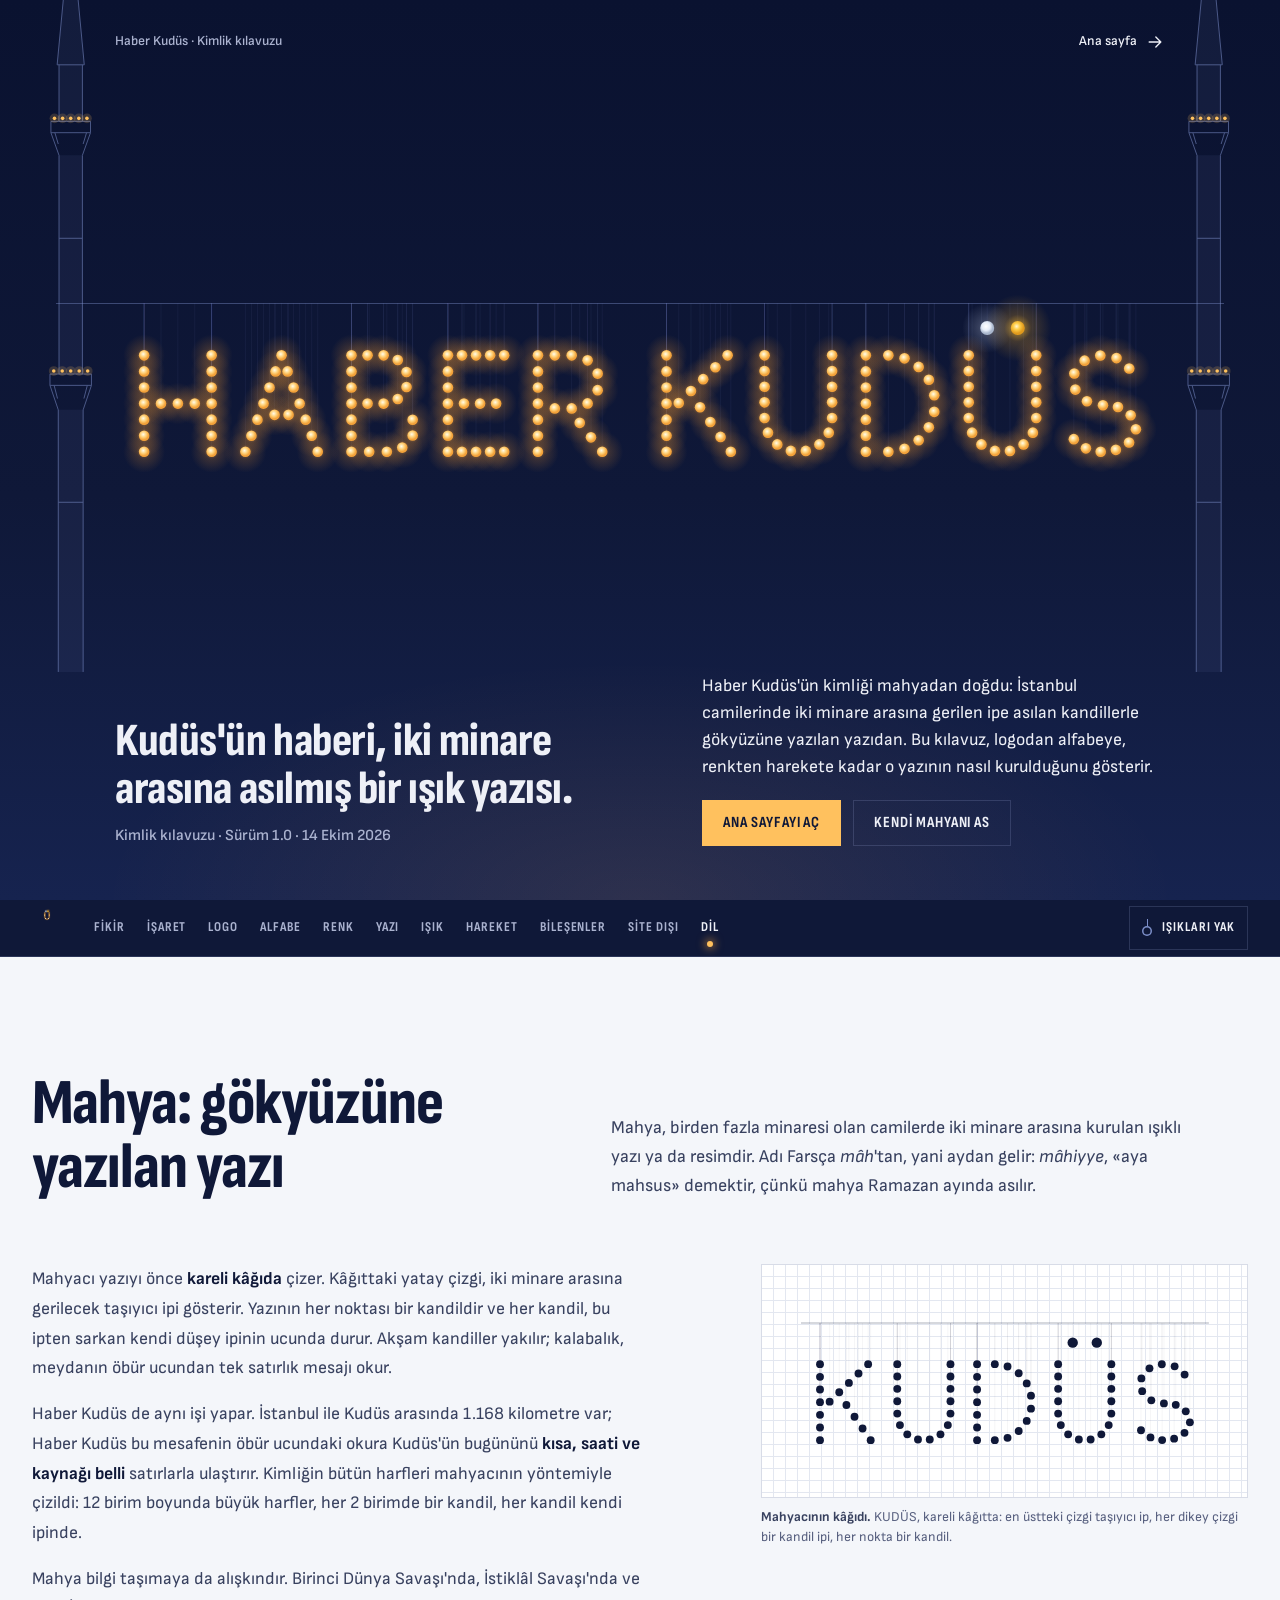
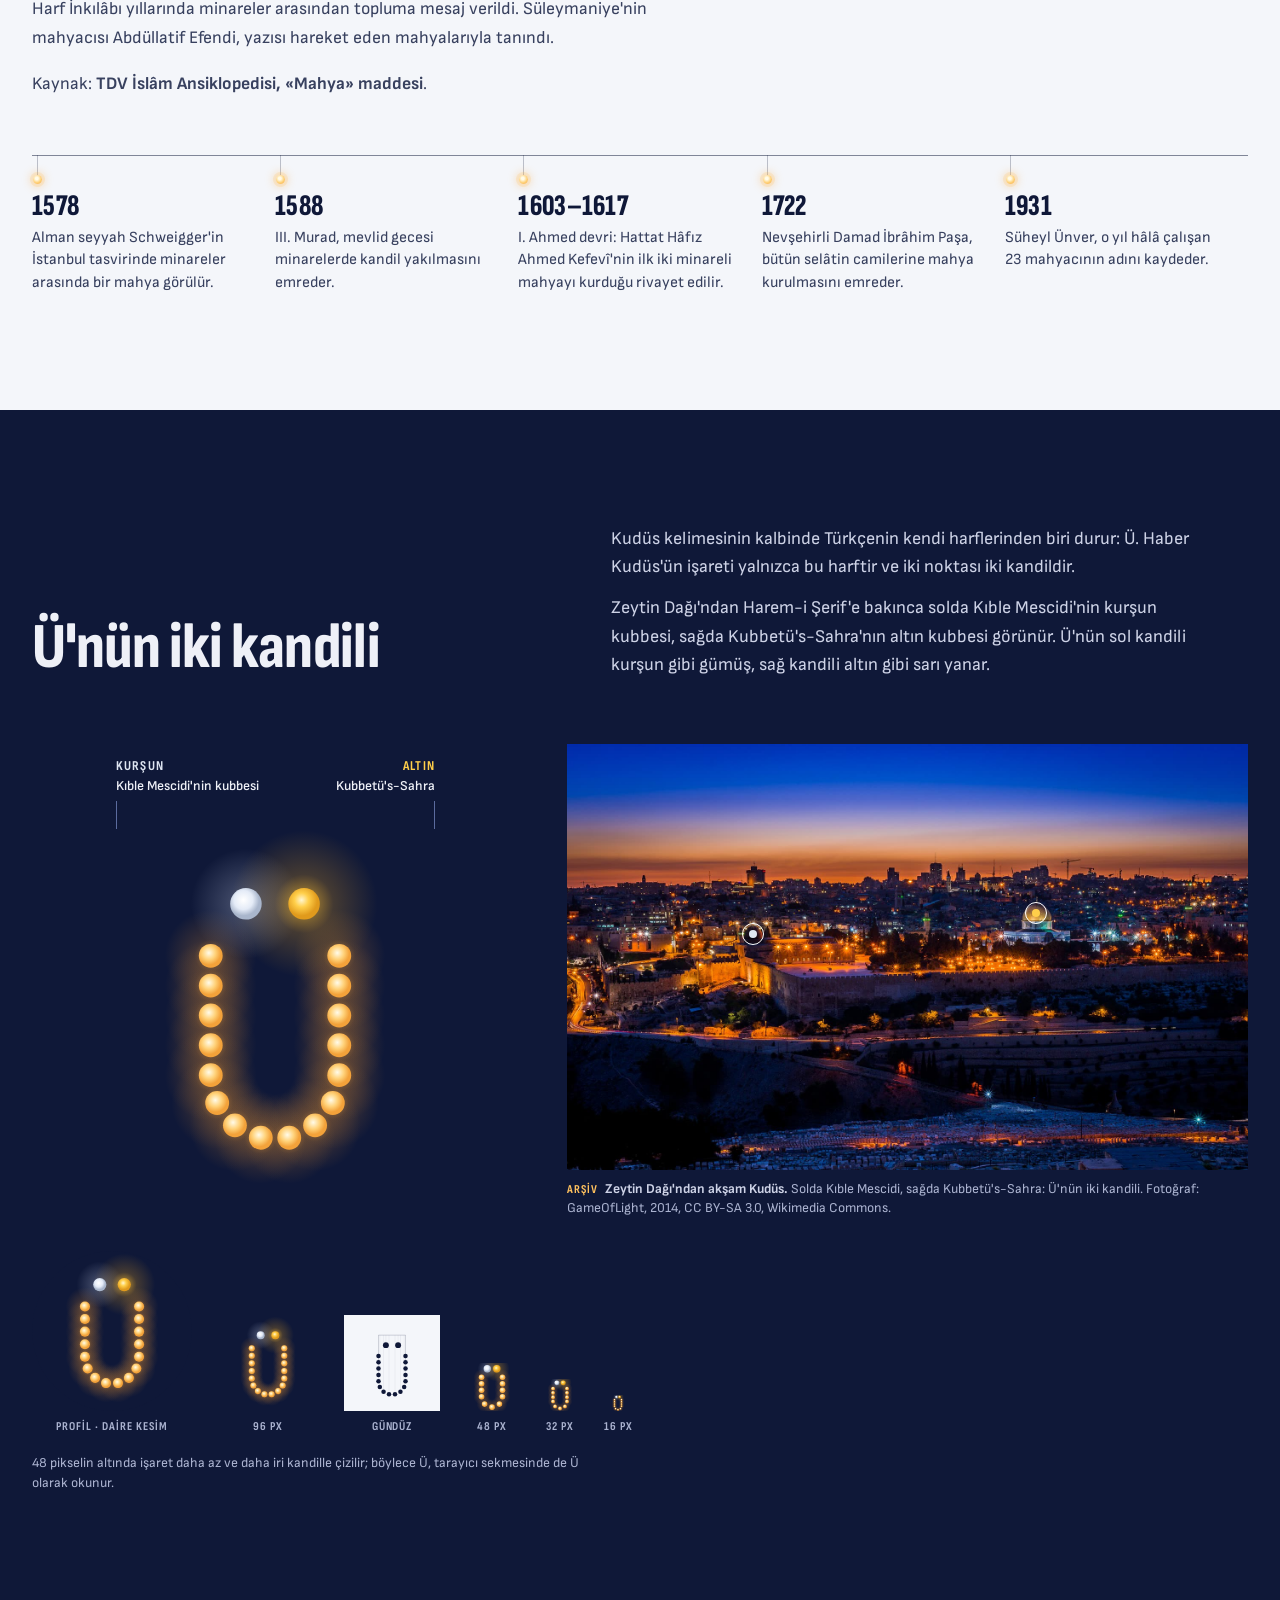
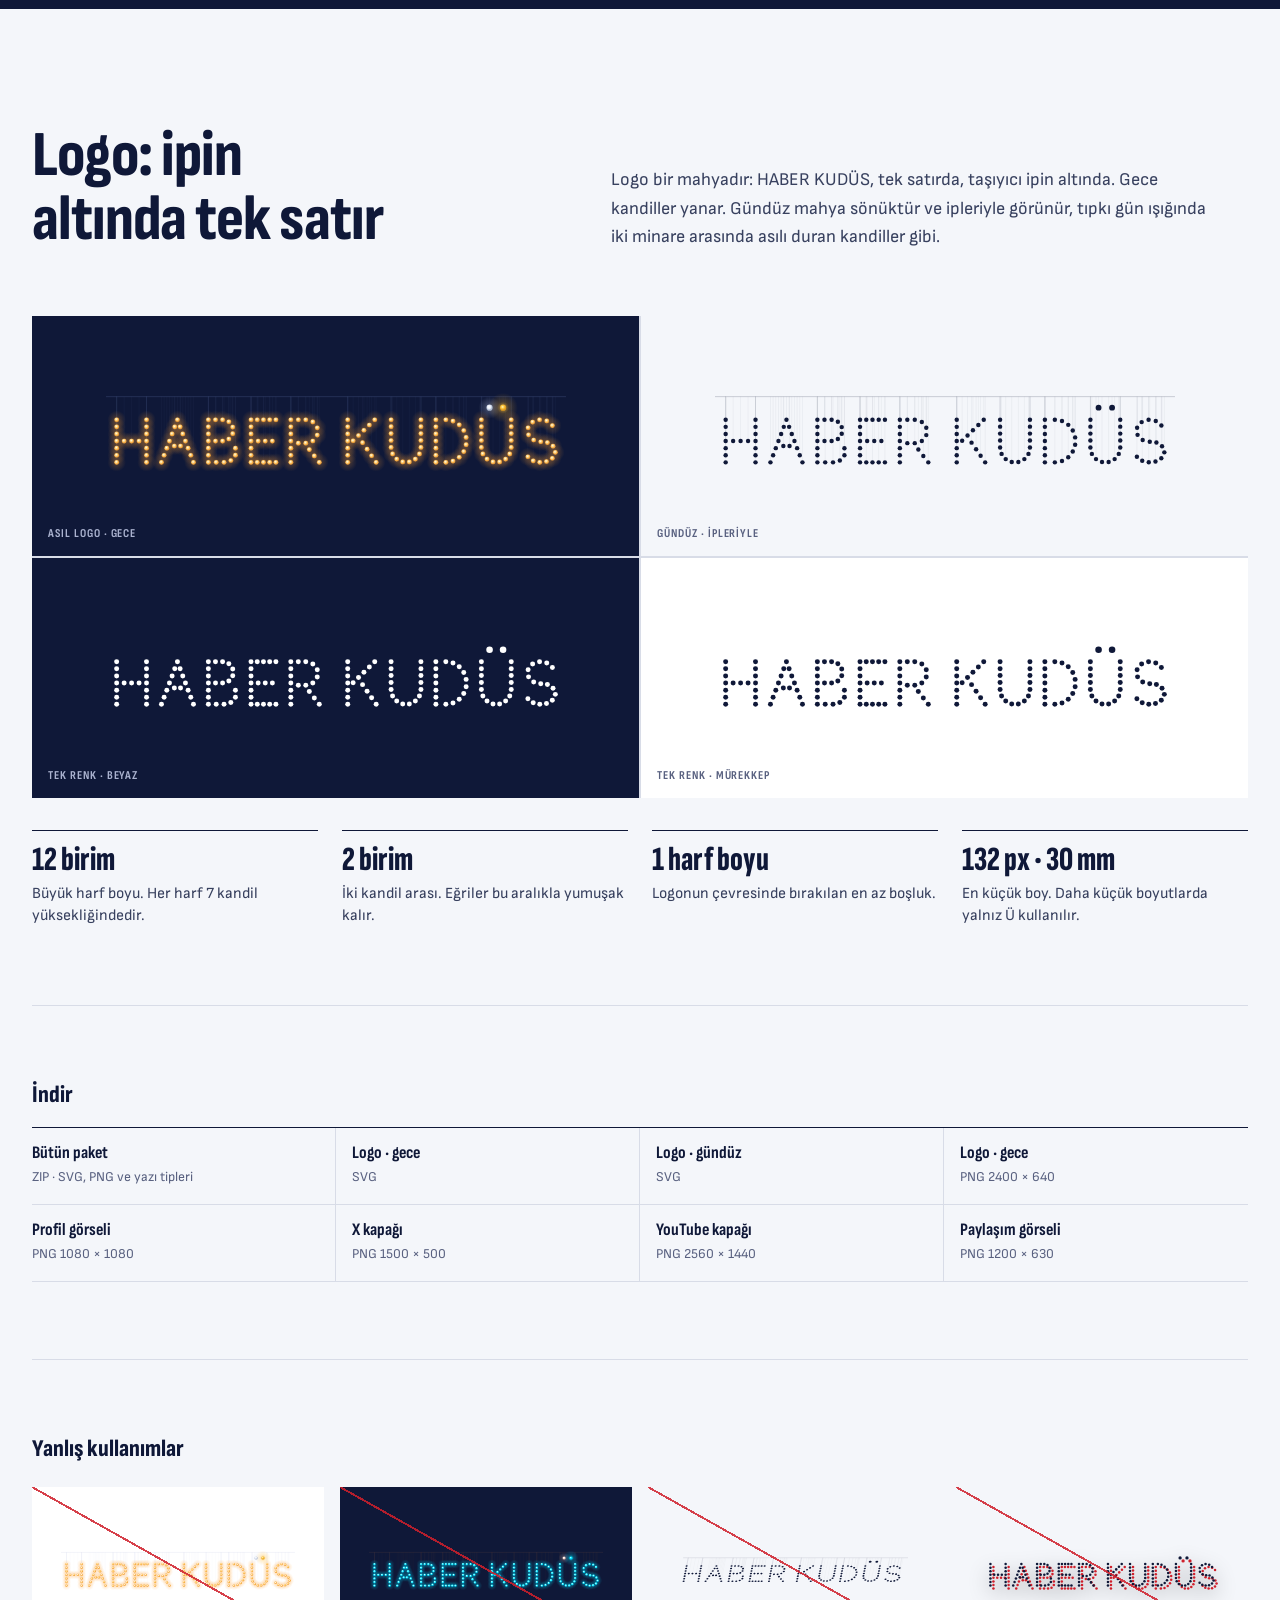
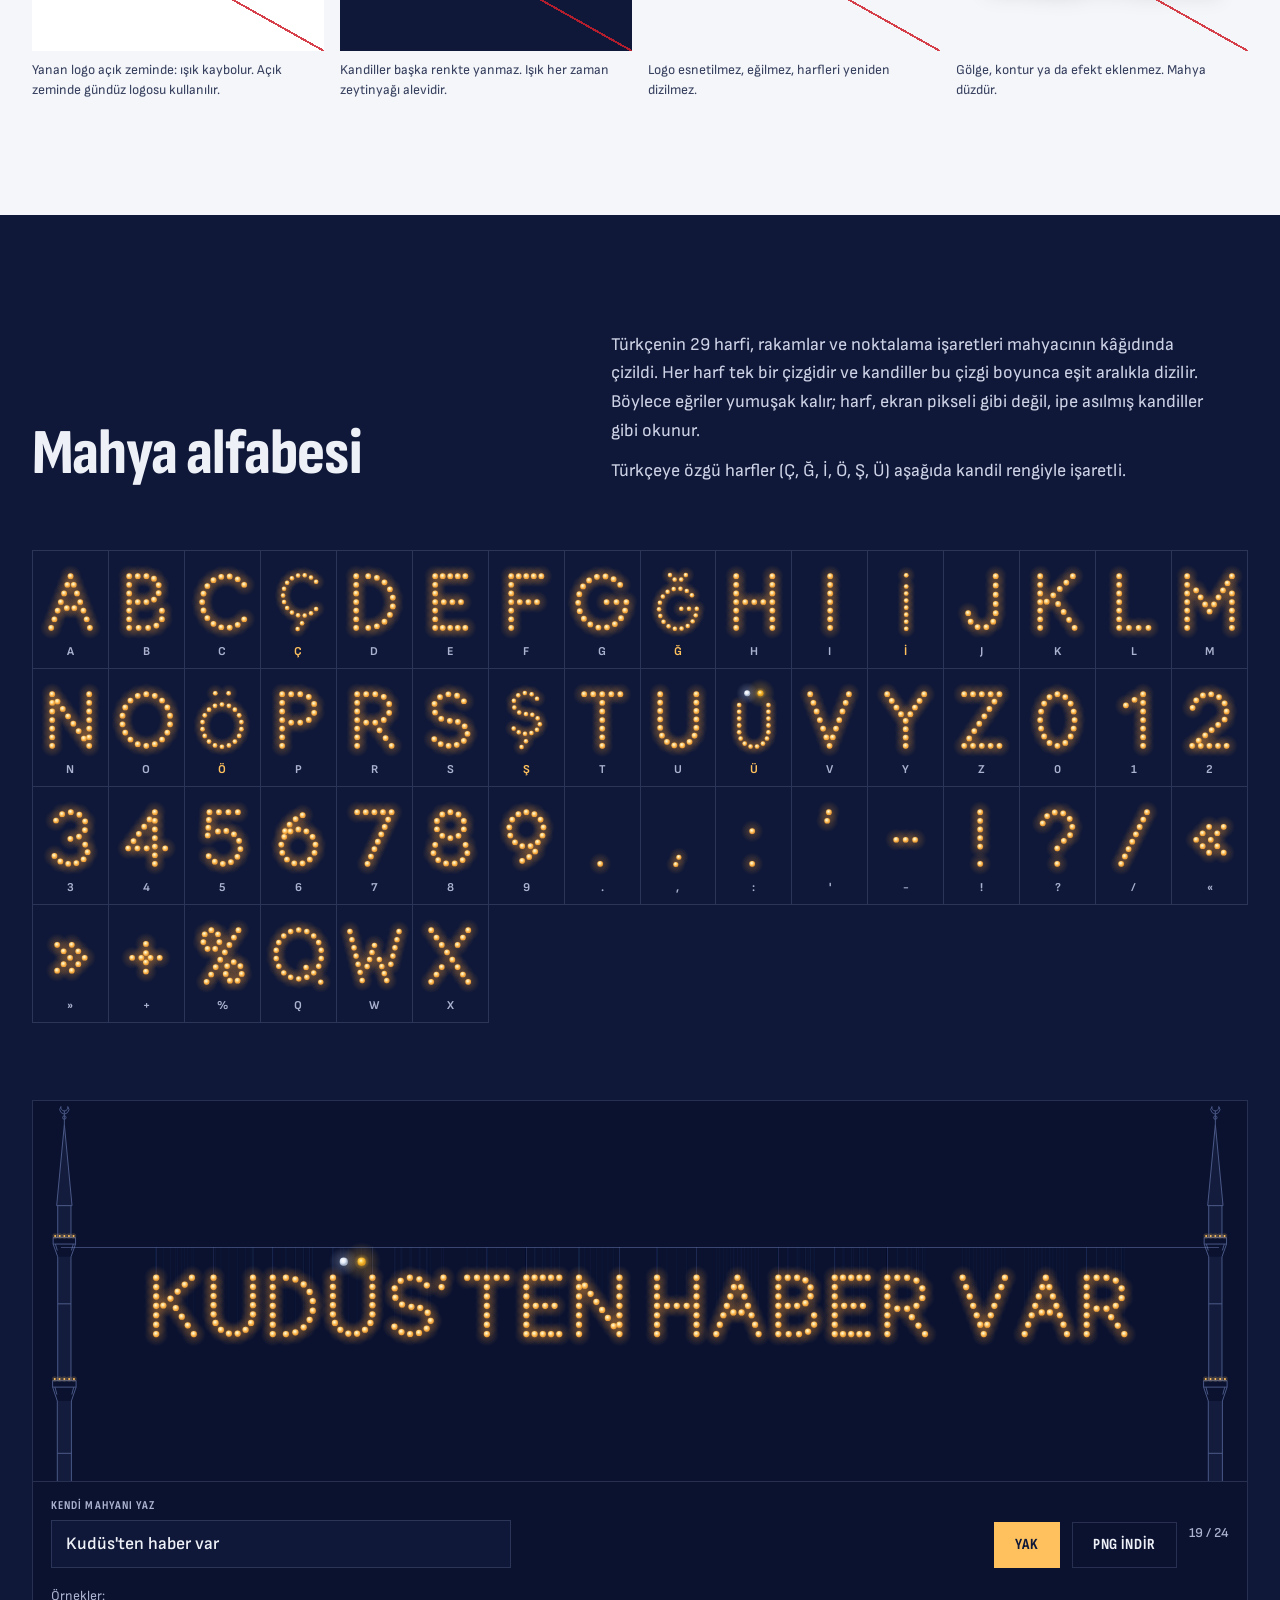
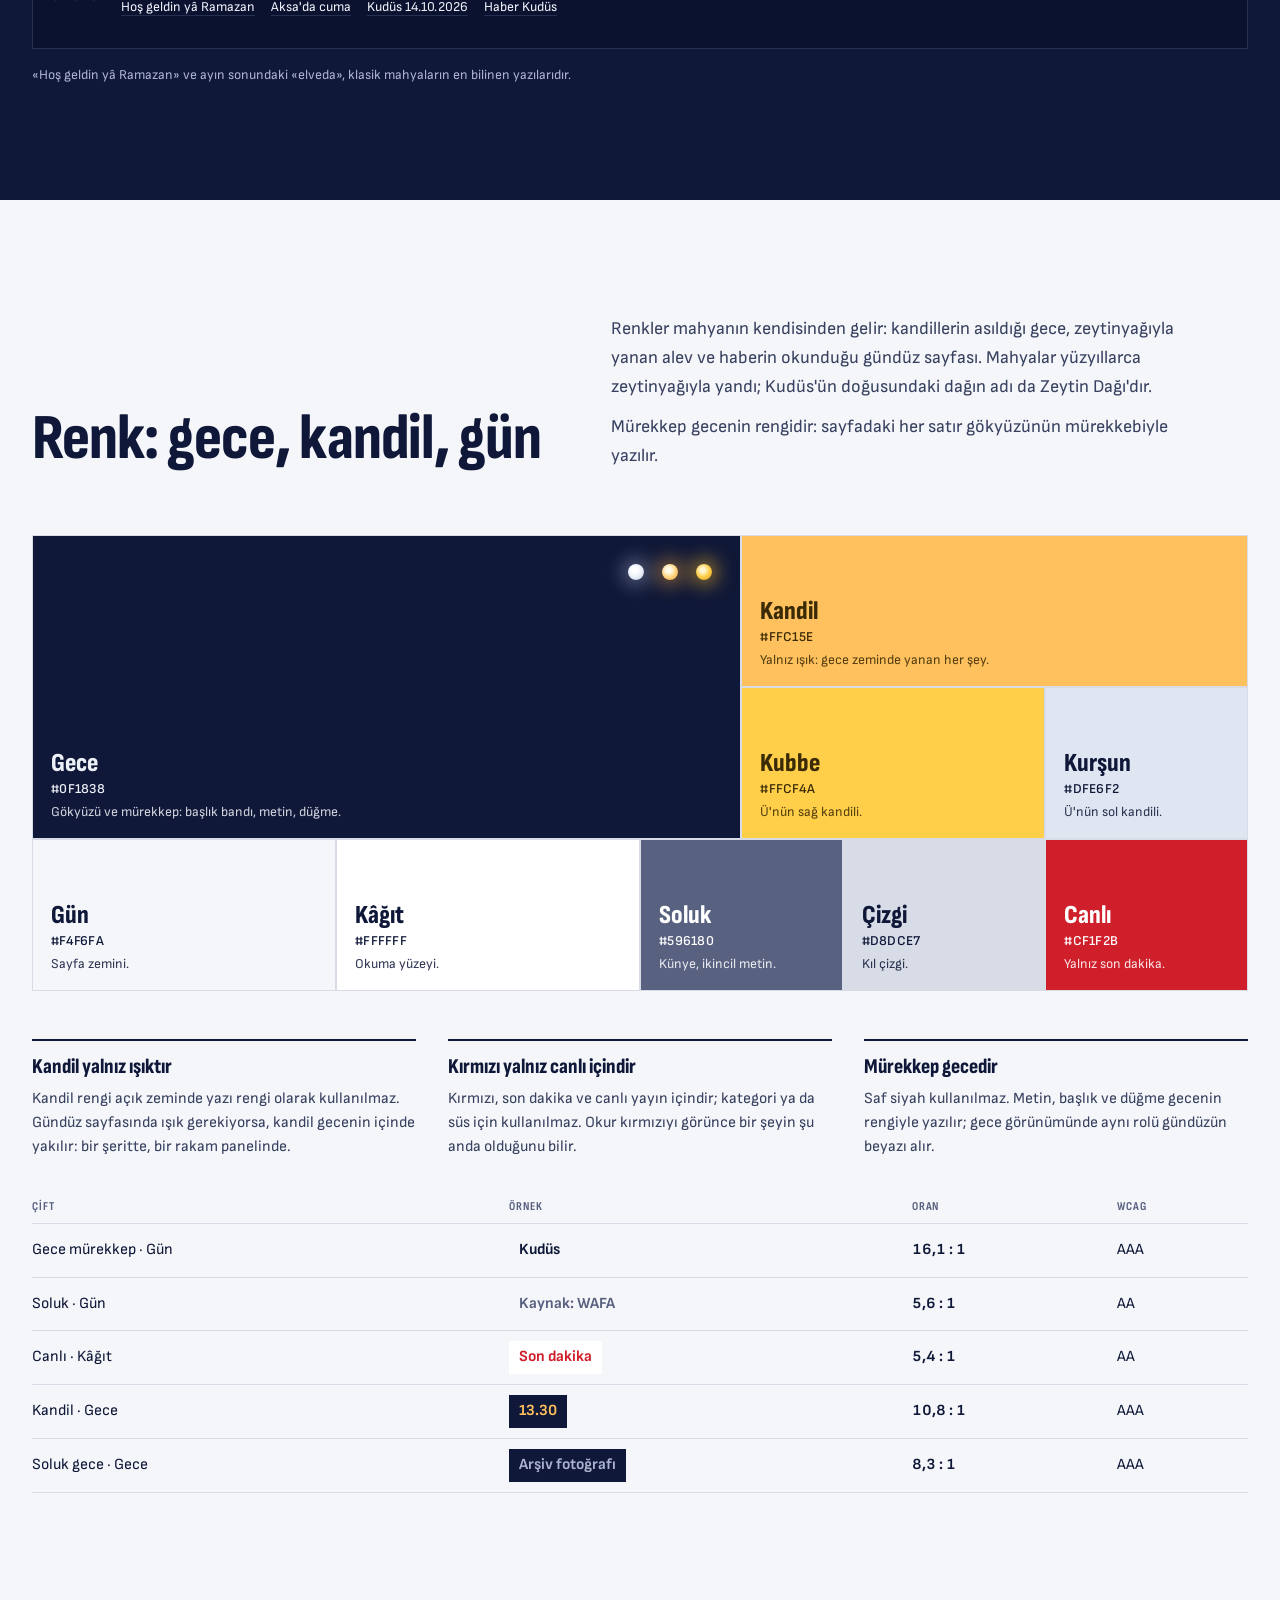
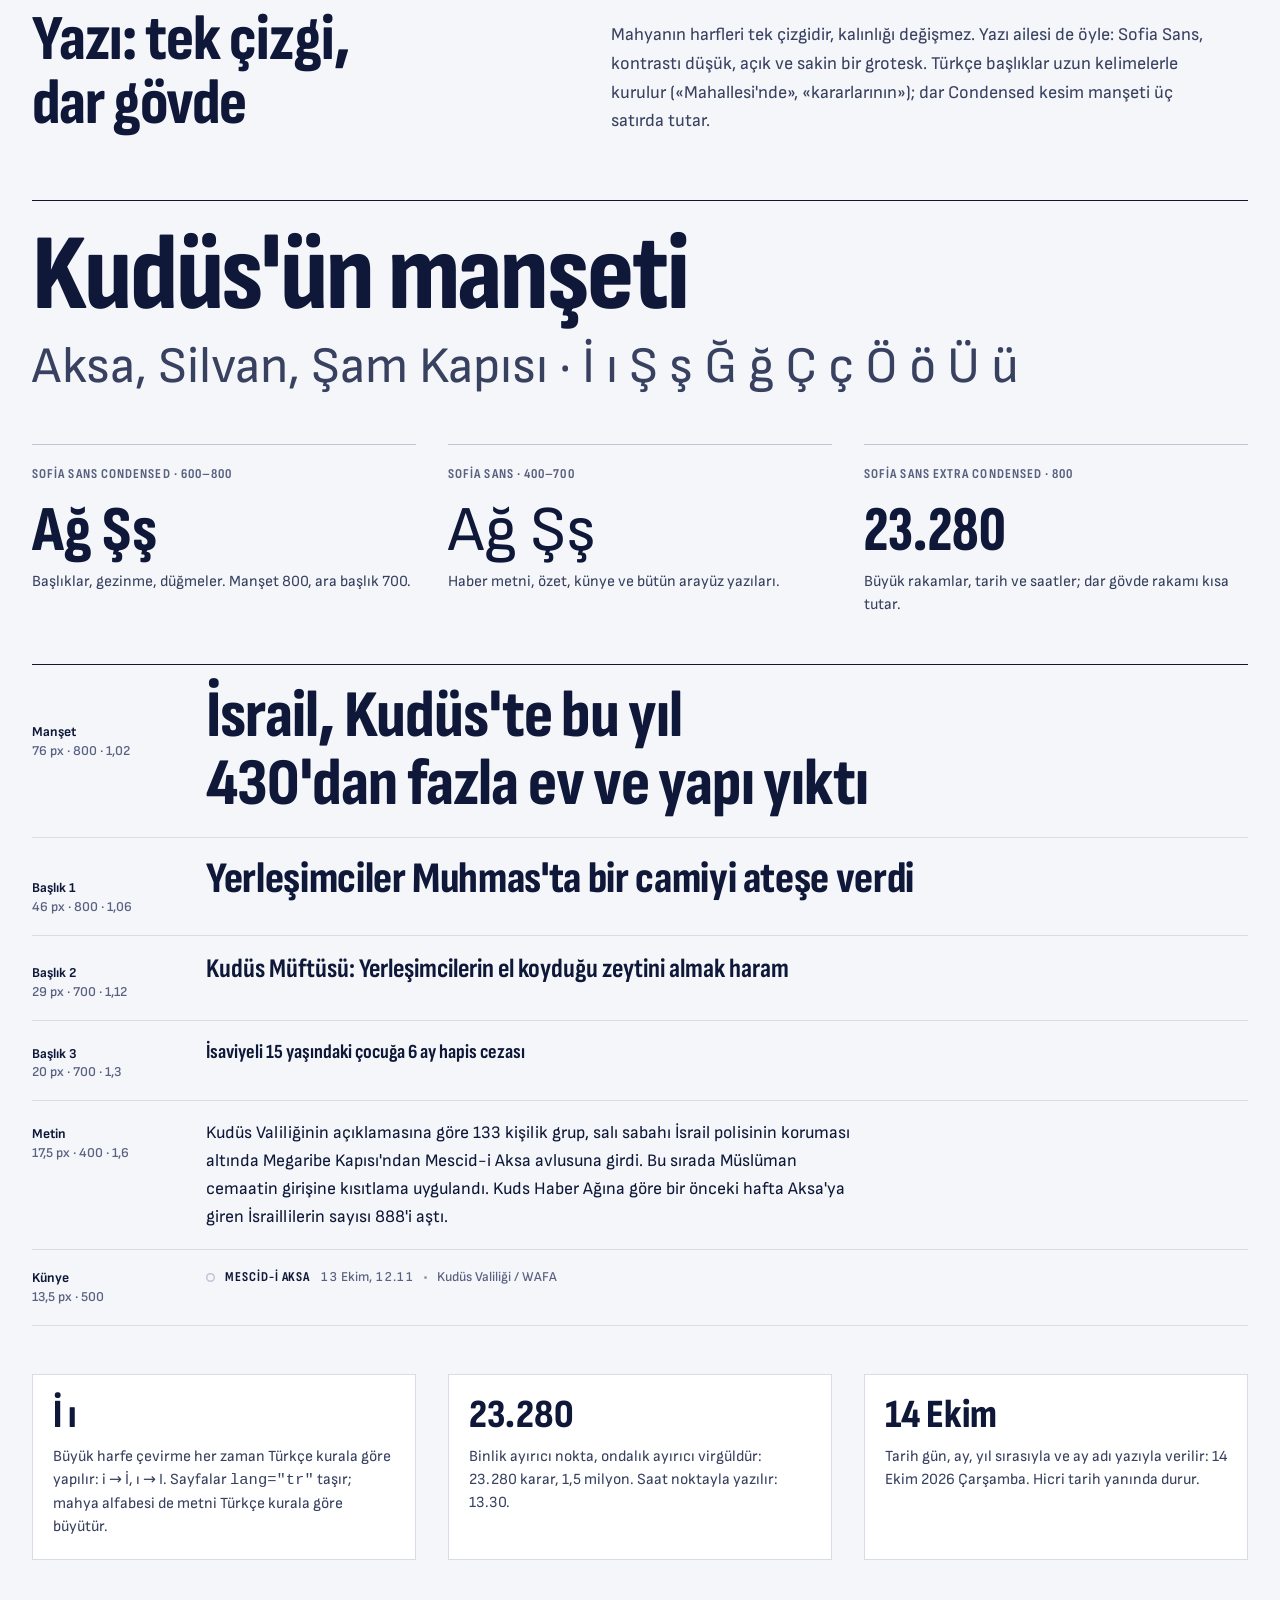
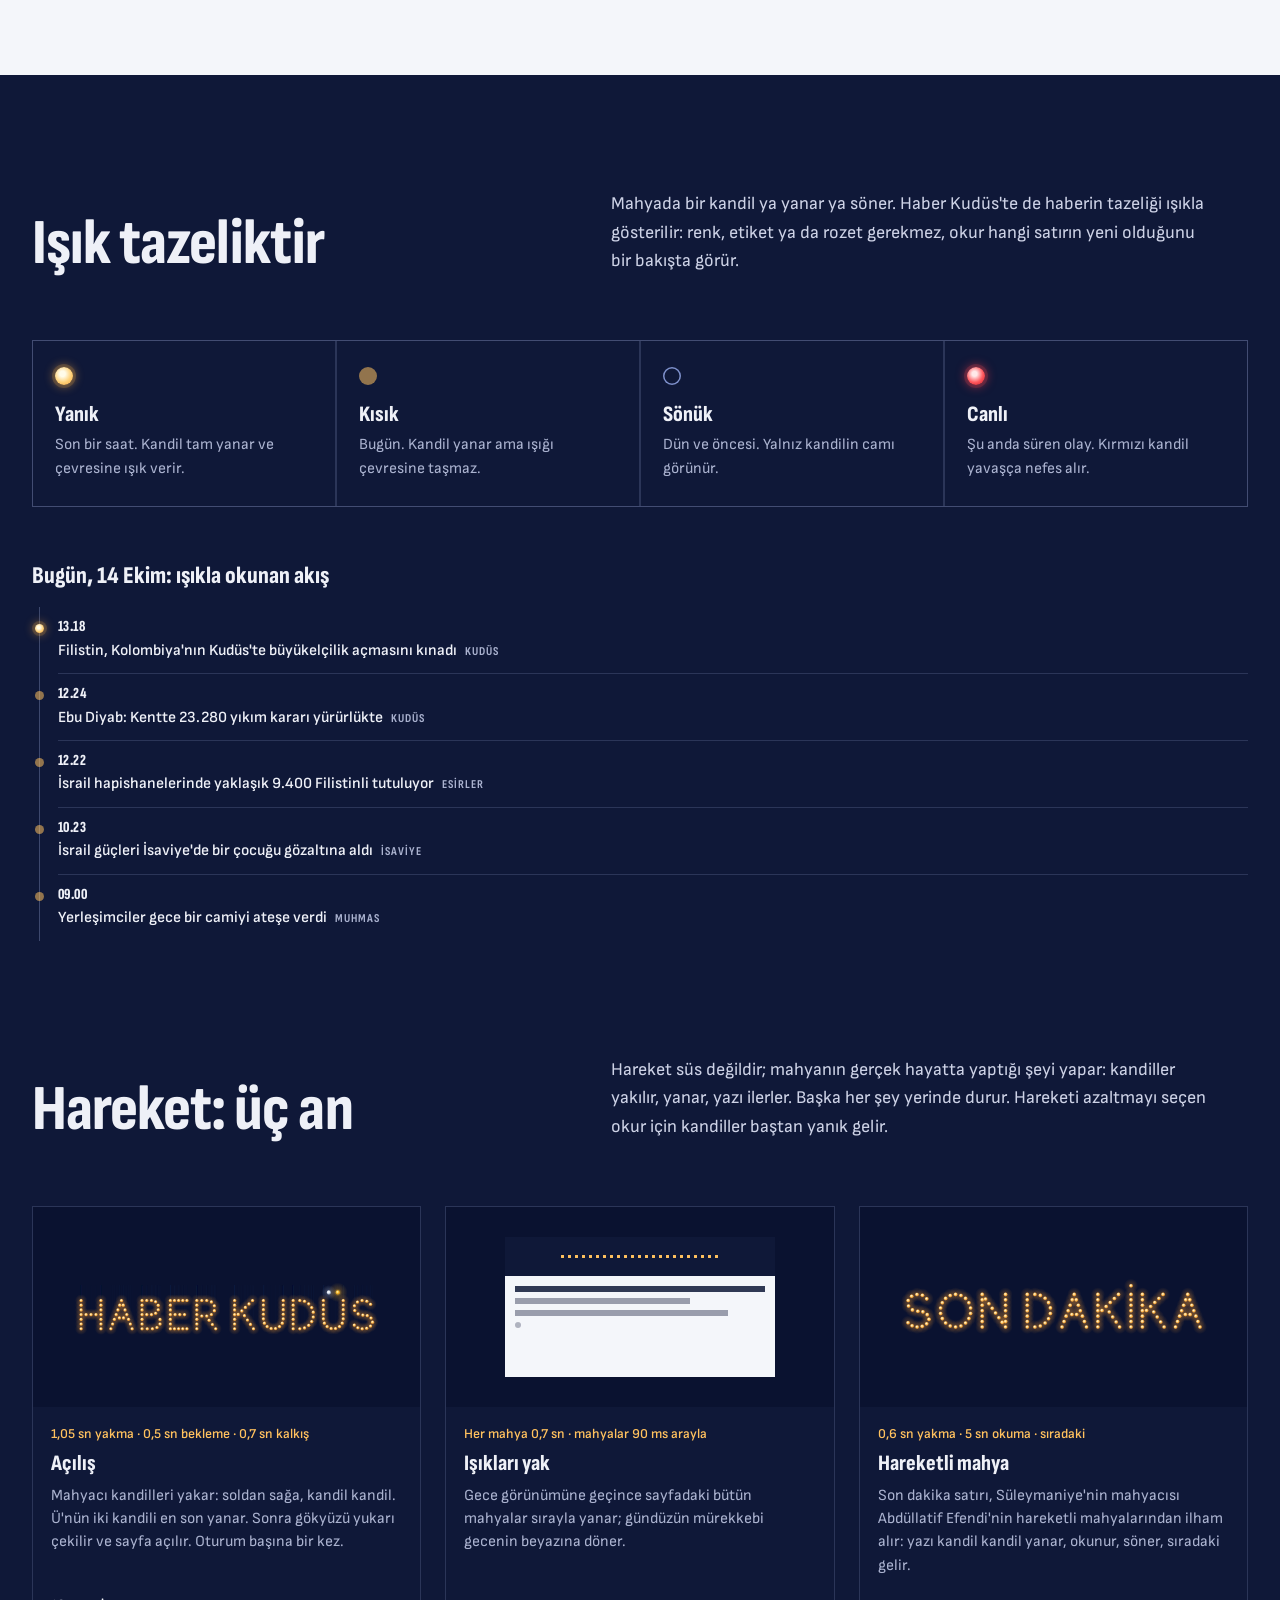
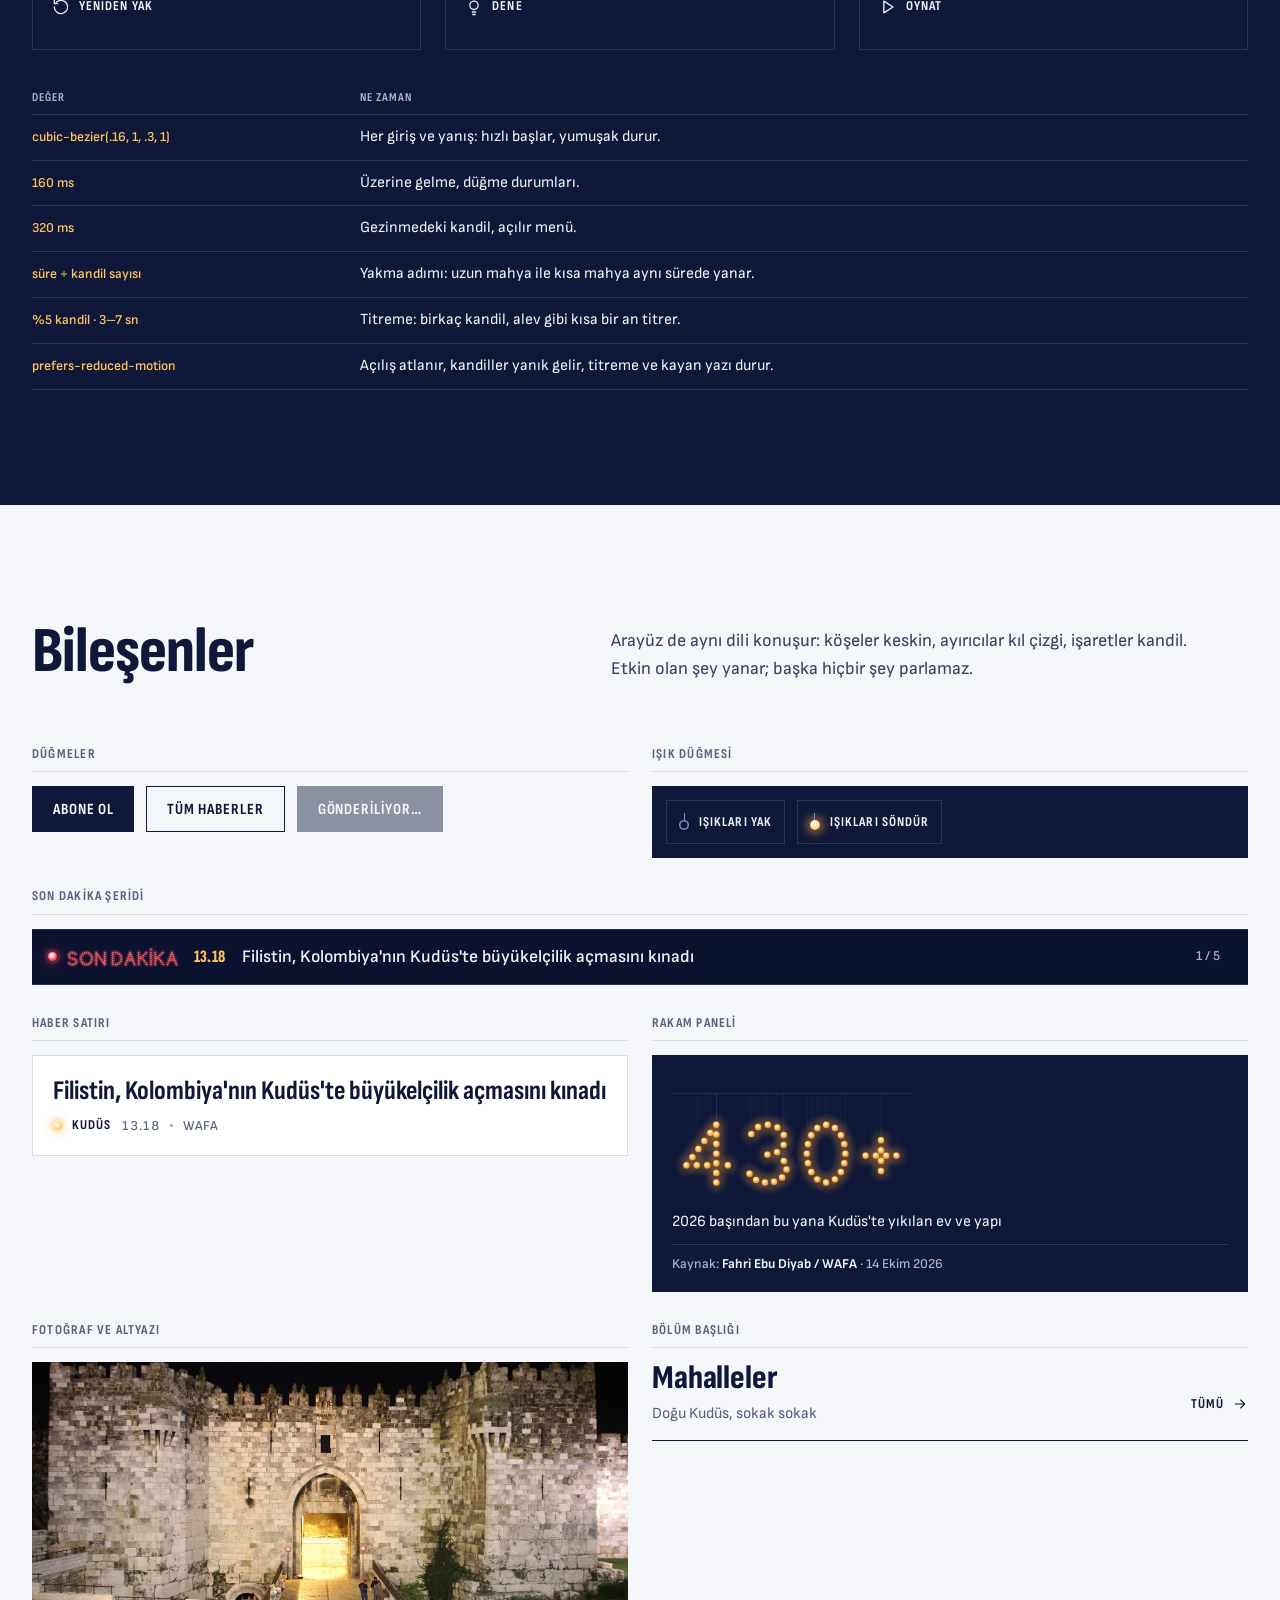
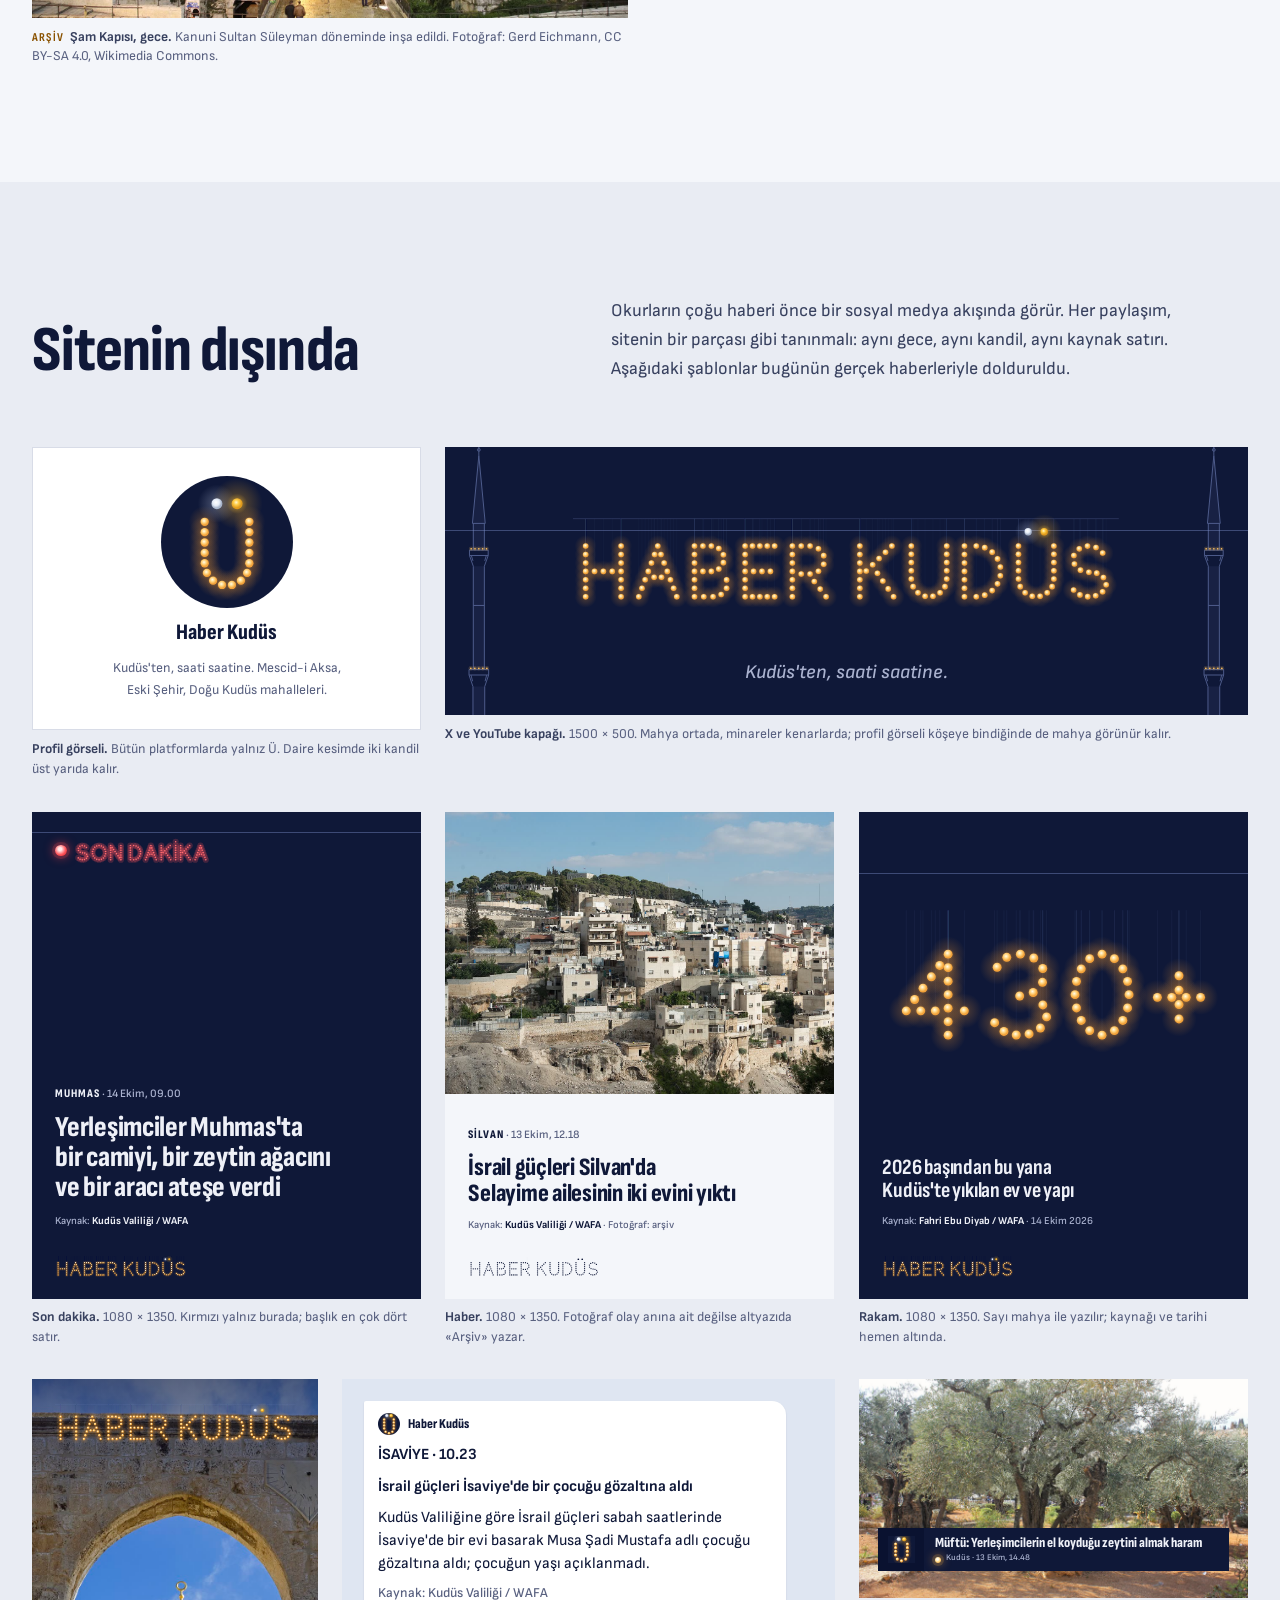
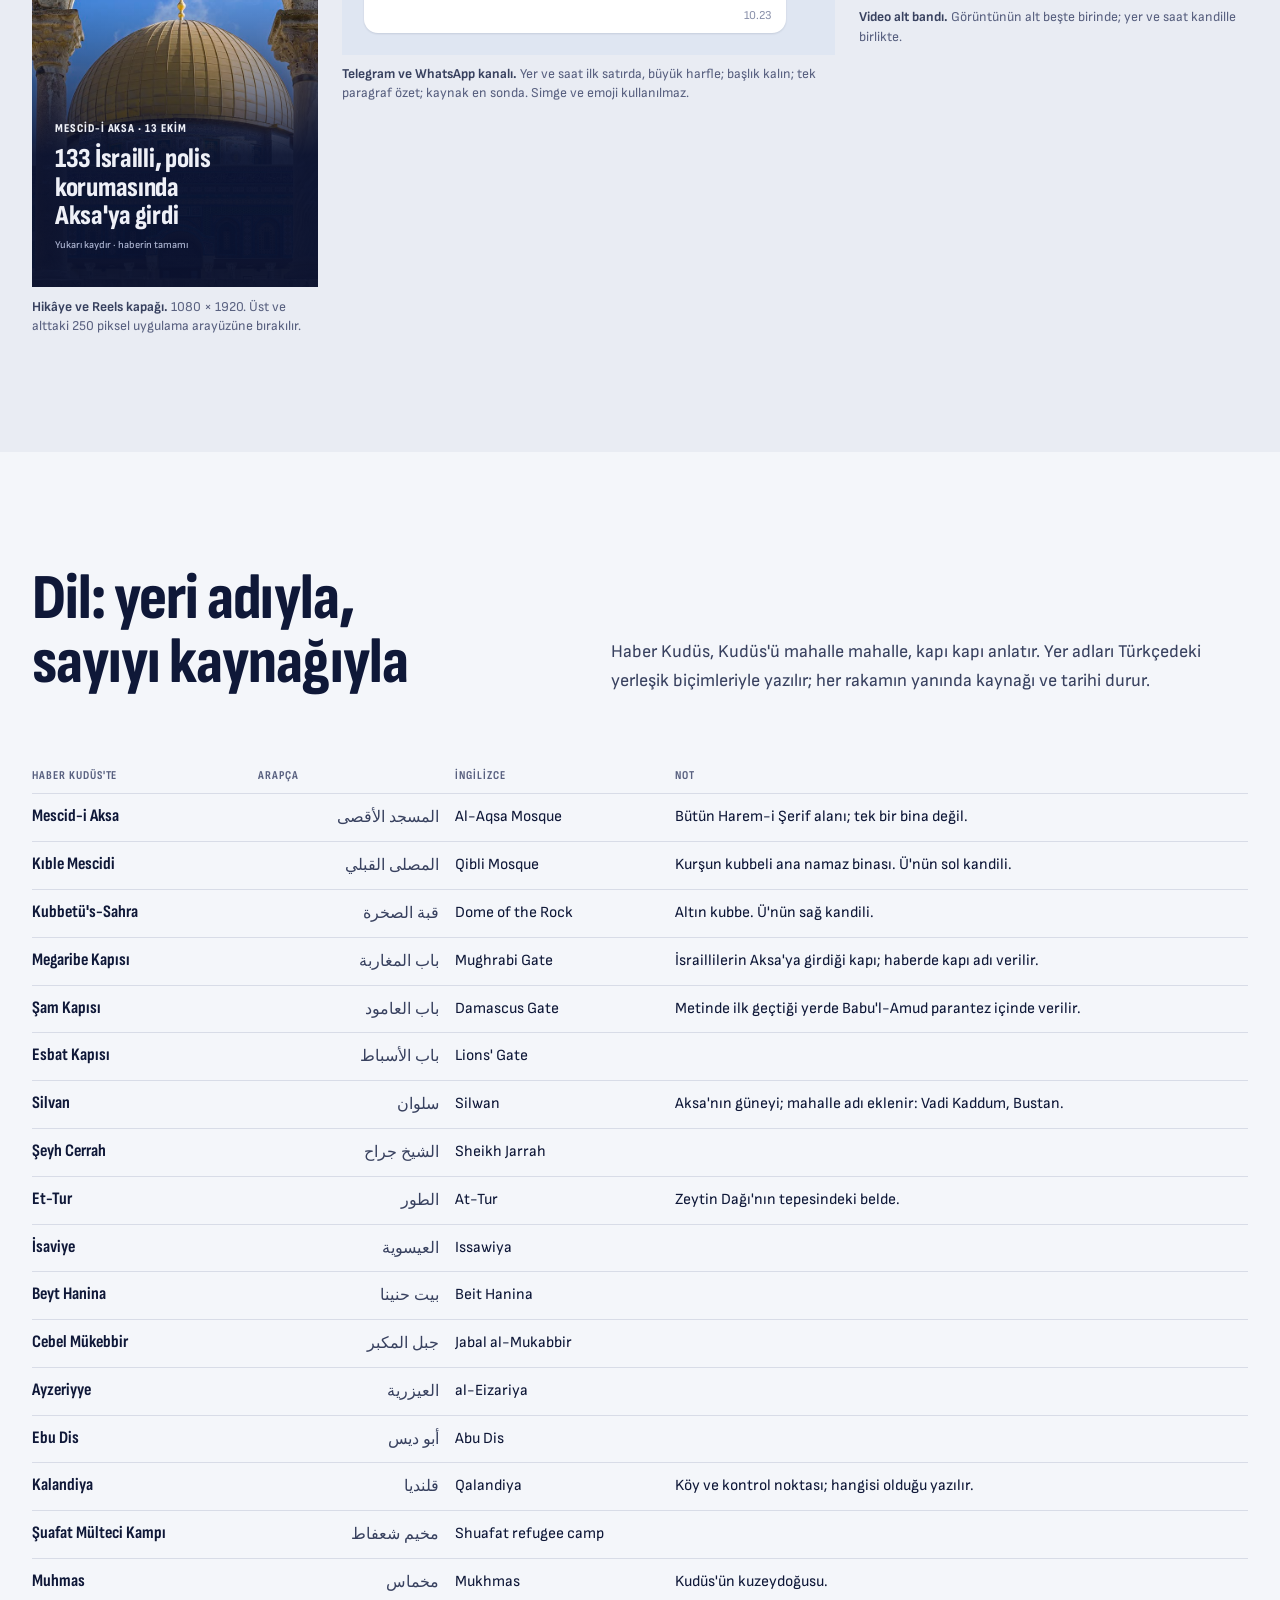
<file: index.html>
<!doctype html>
<html lang="tr">
<head>
<meta charset="utf-8">
<meta name="viewport" content="width=device-width,initial-scale=1,viewport-fit=cover">
<meta name="robots" content="noindex,nofollow">
<title>Haber Kudüs — Kimlik kılavuzu</title>
<meta name="description" content="Haber Kudüs kurumsal kimliği: mahyadan doğan logo, alfabe, renk, yazı ve hareket.">
<meta name="theme-color" content="#0f1838">
<meta property="og:type" content="website">
<meta property="og:site_name" content="Haber Kudüs">
<meta property="og:locale" content="tr_TR">
<meta property="og:title" content="Haber Kudüs — Kimlik kılavuzu">
<meta property="og:description" content="Mahyadan doğan bir haber kimliği: logo, alfabe, renk, yazı, hareket ve sosyal medya şablonları.">
<meta property="og:url" content="https://taktek-dev.github.io/haber-kudus-prototype/">
<meta property="og:image" content="https://taktek-dev.github.io/haber-kudus-prototype/assets/brand/png/og-kitap.png">
<meta property="og:image:width" content="1200">
<meta property="og:image:height" content="630">
<meta property="og:image:alt" content="İki minare arasına asılmış kandillerle HABER KUDÜS yazısı">
<meta name="twitter:card" content="summary_large_image">
<link rel="apple-touch-icon" href="assets/brand/png/apple-touch-icon.png">
<link rel="icon" href="assets/brand/favicon.svg?v=3" type="image/svg+xml">
<link rel="preload" href="assets/fonts/sofia-sans-condensed-normal-latin.woff2" as="font" type="font/woff2" crossorigin>
<link rel="preload" href="assets/fonts/sofia-sans-normal-latin.woff2" as="font" type="font/woff2" crossorigin>
<link rel="stylesheet" href="assets/css/fonts.css?v=3">
<link rel="stylesheet" href="assets/css/kudus.css?v=3">
<link rel="stylesheet" href="assets/css/home.css?v=3">
<link rel="stylesheet" href="assets/css/brand.css?v=3">
<script>(function(d){d.classList.add('js');var t;try{t=localStorage.getItem('hk-tema')}catch(e){}if(!t&&matchMedia('(prefers-color-scheme: dark)').matches)t='dark';d.dataset.theme=t||'light';if(/[?&]cekim/.test(location.search))d.classList.add('cekim')})(document.documentElement)</script>
</head>
<body>
<!--
THESIS: Haber Kudüs is a mahya strung between Istanbul and Jerusalem: Jerusalem's news written in lamps for a Turkish reader. Refuses the Turkish portal (red SON DAKİKA band, slider, card grid) and the cream broadsheet.
OWN-WORLD: night indigo sky #0f1838 holding olive-oil lamps #ffc15e; cool day page #f4f6fa; ink is the night; red only for live. Lamps sampled along monoline glyphs, each on its thread from one carrier rope; two pencil minarets bound every sky. Sofia Sans Condensed / Sofia Sans; square corners; hairlines; light = freshness.
STORY: the book shows how the mahya becomes a logo, an alphabet, a palette, a light grammar and social formats, and lets the reader hang their own mahya.
FIRST VIEWPORT: full night sky, minarets at both edges, rope, HABER KUDÜS lighting lamp by lamp, title and two actions below.
FORM: model pick (my grounded #1, Mahya); seed b1a0cf79.
FINISH: unreviewed and undocumented is unfinished; this build ends with the finish review, the verdict, and DESIGN.md
-->
<a class="skip" href="#fikir">İçeriğe geç</a>

<header class="kapak" id="kapak">
  <div class="kapak__ust">
    <span>Haber Kudüs · Kimlik kılavuzu</span>
    <a href="home.html">Ana sayfa <svg class="ico" viewBox="0 0 24 24" aria-hidden="true"><path d="M5 12h14M13 6l6 6-6 6"/></svg></a>
  </div>
  <div class="kapak__sahne">
    <!--@mahya:minare-sol--><svg xmlns="http://www.w3.org/2000/svg" viewBox="0 0 40 420" class="minare" aria-hidden="true" focusable="false" data-minare="sol"><path class="minare__shade" d="M20 22L12.8 98H27.2Z M13.8 98H26.2V128H13.8Z M13.8 146H26.2V262H13.8Z M13.4 281H26.6V420H13.4Z"/><path class="minare__body" d="M20 22V9M18.4 15.5a1.6 1.6 0 1 0 3.2 0a1.6 1.6 0 1 0 -3.2 0M23.2 5.2a4.2 4.2 0 1 1 -6.4 0a3.3 3.3 0 1 0 6.4 0M20 22L12.8 98H27.2ZM13.8 98V128M26.2 98V128M9.5 128H30.5V134H9.5ZM9.5 134L13.8 146M30.5 134L26.2 146M11.6 134L13.4 140M28.4 134L26.6 140M13.8 146V262M26.2 146V262M13.8 190H26.2M9 262H31V268H9ZM9 268L13.4 281M31 268L26.6 281M11.2 268L13 275M28.8 268L27 275M13.4 281V420M26.6 281V420M13.4 330H26.6"/><circle class="minare__glow" cx="11.4" cy="126.4" r="2.6"/><circle class="minare__lamp" cx="11.4" cy="126.4" r=".95"/><circle class="minare__glow" cx="15.7" cy="126.4" r="2.6"/><circle class="minare__lamp" cx="15.7" cy="126.4" r=".95"/><circle class="minare__glow" cx="20" cy="126.4" r="2.6"/><circle class="minare__lamp" cx="20" cy="126.4" r=".95"/><circle class="minare__glow" cx="24.3" cy="126.4" r="2.6"/><circle class="minare__lamp" cx="24.3" cy="126.4" r=".95"/><circle class="minare__glow" cx="28.6" cy="126.4" r="2.6"/><circle class="minare__lamp" cx="28.6" cy="126.4" r=".95"/><circle class="minare__glow" cx="11" cy="260.4" r="2.6"/><circle class="minare__lamp" cx="11" cy="260.4" r=".95"/><circle class="minare__glow" cx="15.5" cy="260.4" r="2.6"/><circle class="minare__lamp" cx="15.5" cy="260.4" r=".95"/><circle class="minare__glow" cx="20" cy="260.4" r="2.6"/><circle class="minare__lamp" cx="20" cy="260.4" r=".95"/><circle class="minare__glow" cx="24.5" cy="260.4" r="2.6"/><circle class="minare__lamp" cx="24.5" cy="260.4" r=".95"/><circle class="minare__glow" cx="29" cy="260.4" r="2.6"/><circle class="minare__lamp" cx="29" cy="260.4" r=".95"/></svg><!--/@mahya-->
    <!--@mahya:minare-sag--><svg xmlns="http://www.w3.org/2000/svg" viewBox="0 0 40 420" class="minare" aria-hidden="true" focusable="false" data-minare="sag"><path class="minare__shade" d="M20 22L12.8 98H27.2Z M13.8 98H26.2V128H13.8Z M13.8 146H26.2V262H13.8Z M13.4 281H26.6V420H13.4Z"/><path class="minare__body" d="M20 22V9M18.4 15.5a1.6 1.6 0 1 0 3.2 0a1.6 1.6 0 1 0 -3.2 0M23.2 5.2a4.2 4.2 0 1 1 -6.4 0a3.3 3.3 0 1 0 6.4 0M20 22L12.8 98H27.2ZM13.8 98V128M26.2 98V128M9.5 128H30.5V134H9.5ZM9.5 134L13.8 146M30.5 134L26.2 146M11.6 134L13.4 140M28.4 134L26.6 140M13.8 146V262M26.2 146V262M13.8 190H26.2M9 262H31V268H9ZM9 268L13.4 281M31 268L26.6 281M11.2 268L13 275M28.8 268L27 275M13.4 281V420M26.6 281V420M13.4 330H26.6"/><circle class="minare__glow" cx="11.4" cy="126.4" r="2.6"/><circle class="minare__lamp" cx="11.4" cy="126.4" r=".95"/><circle class="minare__glow" cx="15.7" cy="126.4" r="2.6"/><circle class="minare__lamp" cx="15.7" cy="126.4" r=".95"/><circle class="minare__glow" cx="20" cy="126.4" r="2.6"/><circle class="minare__lamp" cx="20" cy="126.4" r=".95"/><circle class="minare__glow" cx="24.3" cy="126.4" r="2.6"/><circle class="minare__lamp" cx="24.3" cy="126.4" r=".95"/><circle class="minare__glow" cx="28.6" cy="126.4" r="2.6"/><circle class="minare__lamp" cx="28.6" cy="126.4" r=".95"/><circle class="minare__glow" cx="11" cy="260.4" r="2.6"/><circle class="minare__lamp" cx="11" cy="260.4" r=".95"/><circle class="minare__glow" cx="15.5" cy="260.4" r="2.6"/><circle class="minare__lamp" cx="15.5" cy="260.4" r=".95"/><circle class="minare__glow" cx="20" cy="260.4" r="2.6"/><circle class="minare__lamp" cx="20" cy="260.4" r=".95"/><circle class="minare__glow" cx="24.5" cy="260.4" r="2.6"/><circle class="minare__lamp" cx="24.5" cy="260.4" r=".95"/><circle class="minare__glow" cx="29" cy="260.4" r="2.6"/><circle class="minare__lamp" cx="29" cy="260.4" r=".95"/></svg><!--/@mahya-->
    <span class="kapak__ip" data-ip aria-hidden="true"></span>
    <!--@mahya:masthead--><svg xmlns="http://www.w3.org/2000/svg" viewBox="-3 -9.5 129.4 24.5" class="mahya mahya--night" role="img" aria-label="Haber Kudüs" data-mahya="masthead"><defs><radialGradient id="mhh"><stop offset="0" stop-color="#ffb648" stop-opacity=".55"/><stop offset=".35" stop-color="#ff9f2e" stop-opacity=".18"/><stop offset="1" stop-color="#ff9f2e" stop-opacity="0"/></radialGradient><radialGradient id="mhc" cx=".42" cy=".38"><stop offset="0" stop-color="#fffbe9"/><stop offset=".55" stop-color="#ffd27a"/><stop offset="1" stop-color="#f3a23a"/></radialGradient><radialGradient id="mhk" cx=".42" cy=".38"><stop offset="0" stop-color="#fff6d1"/><stop offset=".45" stop-color="#ffcf4a"/><stop offset="1" stop-color="#e09a1c"/></radialGradient><radialGradient id="mhs" cx=".42" cy=".38"><stop offset="0" stop-color="#ffffff"/><stop offset=".6" stop-color="#e4ebf7"/><stop offset="1" stop-color="#a9b6cc"/></radialGradient><radialGradient id="mhkh"><stop offset="0" stop-color="#ffc83a" stop-opacity=".75"/><stop offset=".4" stop-color="#ffb21f" stop-opacity=".22"/><stop offset="1" stop-color="#ffb21f" stop-opacity="0"/></radialGradient><radialGradient id="mhsh"><stop offset="0" stop-color="#dfe8ff" stop-opacity=".3"/><stop offset="1" stop-color="#dfe8ff" stop-opacity="0"/></radialGradient></defs><g class="mahya__rig"><line class="mahya__rope" x1="-3" y1="-6.5" x2="126.4" y2="-6.5"/><path class="mahya__threads" d="M0 -6.5V0M0 -6.5V2M0 -6.5V4M0 -6.5V6M0 -6.5V8M0 -6.5V10M0 -6.5V12M8.4 -6.5V0M8.4 -6.5V2M8.4 -6.5V4M8.4 -6.5V6M8.4 -6.5V8M8.4 -6.5V10M8.4 -6.5V12M2.1 -6.5V6M4.2 -6.5V6M6.3 -6.5V6M12.6 -6.5V12M13.35 -6.5V10M14.1 -6.5V8M14.85 -6.5V6M15.6 -6.5V4M16.35 -6.5V2M17.1 -6.5V0M17.85 -6.5V2M18.6 -6.5V4M19.35 -6.5V6M20.1 -6.5V8M20.85 -6.5V10M21.6 -6.5V12M16.23 -6.5V7.4M17.97 -6.5V7.4M25.8 -6.5V0M25.8 -6.5V2M25.8 -6.5V4M25.8 -6.5V6M25.8 -6.5V8M25.8 -6.5V10M25.8 -6.5V12M27.8 -6.5V0M29.8 -6.5V0M31.56 -6.5V0.57M32.65 -6.5V2.07M32.65 -6.5V3.93M31.56 -6.5V5.43M29.8 -6.5V6M27.8 -6.5V6M33.41 -6.5V8.02M33.41 -6.5V9.98M32.12 -6.5V11.48M30.2 -6.5V12M28 -6.5V12M37.8 -6.5V0M37.8 -6.5V2M37.8 -6.5V4M37.8 -6.5V6M37.8 -6.5V8M37.8 -6.5V10M37.8 -6.5V12M39.55 -6.5V0M41.3 -6.5V0M43.05 -6.5V0M44.8 -6.5V0M39.8 -6.5V6M41.8 -6.5V6M43.8 -6.5V6M39.55 -6.5V12M41.3 -6.5V12M43.05 -6.5V12M44.8 -6.5V12M49 -6.5V0M49 -6.5V2M49 -6.5V4M49 -6.5V6M49 -6.5V8M49 -6.5V10M49 -6.5V12M51.1 -6.5V0M53.2 -6.5V0M55.18 -6.5V0.62M56.43 -6.5V2.27M56.43 -6.5V4.33M55.18 -6.5V5.98M53.2 -6.5V6.6M51.1 -6.5V6.6M54.2 -6.5V8.4M55.6 -6.5V10.2M57 -6.5V12M65 -6.5V0M65 -6.5V2M65 -6.5V4M65 -6.5V6M65 -6.5V8M65 -6.5V10M65 -6.5V12M72.6 -6.5V0M71.08 -6.5V1.48M69.56 -6.5V2.96M68.04 -6.5V4.44M66.52 -6.5V5.92M69.17 -6.5V6.45M70.45 -6.5V8.3M71.72 -6.5V10.15M73 -6.5V12M77.2 -6.5V0M77.2 -6.5V1.95M77.2 -6.5V3.9M77.2 -6.5V5.85M77.2 -6.5V7.8M77.62 -6.5V9.62M78.78 -6.5V11.08M80.47 -6.5V11.89M82.33 -6.5V11.89M84.02 -6.5V11.08M85.18 -6.5V9.62M85.6 -6.5V7.8M85.6 -6.5V5.85M85.6 -6.5V3.9M85.6 -6.5V1.95M85.6 -6.5V0M89.8 -6.5V0M89.8 -6.5V2M89.8 -6.5V4M89.8 -6.5V6M89.8 -6.5V8M89.8 -6.5V10M89.8 -6.5V12M92.6 -6.5V0M94.61 -6.5V0.37M96.37 -6.5V1.44M97.64 -6.5V3.04M98.31 -6.5V4.97M98.31 -6.5V7.03M97.64 -6.5V8.96M96.37 -6.5V10.56M94.61 -6.5V11.63M92.6 -6.5V12M102.6 -6.5V0M102.6 -6.5V1.95M102.6 -6.5V3.9M102.6 -6.5V5.85M102.6 -6.5V7.8M103.02 -6.5V9.62M104.18 -6.5V11.08M105.87 -6.5V11.89M107.73 -6.5V11.89M109.42 -6.5V11.08M110.58 -6.5V9.62M111 -6.5V7.8M111 -6.5V5.85M111 -6.5V3.9M111 -6.5V1.95M111 -6.5V0M104.9 -6.5V-3.4M108.7 -6.5V-3.4M122.57 -6.5V1.64M120.99 -6.5V0.34M118.97 -6.5V0.01M117.02 -6.5V0.66M115.74 -6.5V2.25M115.87 -6.5V4.26M117.31 -6.5V5.71M119.3 -6.5V6.2M121.17 -6.5V6.42M122.75 -6.5V7.45M123.4 -6.5V9.19M122.55 -6.5V10.84M120.91 -6.5V11.76M119.02 -6.5V11.99M117.18 -6.5V11.57M115.68 -6.5V10.43"/></g><g class="mahya__halos"><circle cx="0" cy="0" r="2.6" fill="url(#mhh)" style="--i:0"/><circle cx="0" cy="2" r="2.6" fill="url(#mhh)" style="--i:1"/><circle cx="0" cy="4" r="2.6" fill="url(#mhh)" style="--i:2"/><circle cx="0" cy="6" r="2.6" fill="url(#mhh)" style="--i:3"/><circle cx="0" cy="8" r="2.6" fill="url(#mhh)" style="--i:4"/><circle cx="0" cy="10" r="2.6" fill="url(#mhh)" style="--i:5"/><circle cx="0" cy="12" r="2.6" fill="url(#mhh)" style="--i:6"/><circle cx="8.4" cy="0" r="2.6" fill="url(#mhh)" style="--i:10"/><circle cx="8.4" cy="2" r="2.6" fill="url(#mhh)" style="--i:11"/><circle cx="8.4" cy="4" r="2.6" fill="url(#mhh)" style="--i:12"/><circle cx="8.4" cy="6" r="2.6" fill="url(#mhh)" style="--i:13"/><circle cx="8.4" cy="8" r="2.6" fill="url(#mhh)" style="--i:14"/><circle cx="8.4" cy="10" r="2.6" fill="url(#mhh)" style="--i:15"/><circle cx="8.4" cy="12" r="2.6" fill="url(#mhh)" style="--i:16"/><circle cx="2.1" cy="6" r="2.6" fill="url(#mhh)" style="--i:7"/><circle cx="4.2" cy="6" r="2.6" fill="url(#mhh)" style="--i:8"/><circle cx="6.3" cy="6" r="2.6" fill="url(#mhh)" style="--i:9"/><circle cx="12.6" cy="12" r="2.6" fill="url(#mhh)" style="--i:17"/><circle cx="13.35" cy="10" r="2.6" fill="url(#mhh)" style="--i:18"/><circle cx="14.1" cy="8" r="2.6" fill="url(#mhh)" style="--i:19"/><circle cx="14.85" cy="6" r="2.6" fill="url(#mhh)" style="--i:20"/><circle cx="15.6" cy="4" r="2.6" fill="url(#mhh)" style="--i:21"/><circle cx="16.35" cy="2" r="2.6" fill="url(#mhh)" style="--i:22"/><circle cx="17.1" cy="0" r="2.6" fill="url(#mhh)" style="--i:23"/><circle cx="17.85" cy="2" r="2.6" fill="url(#mhh)" style="--i:25"/><circle cx="18.6" cy="4" r="2.6" fill="url(#mhh)" style="--i:27"/><circle cx="19.35" cy="6" r="2.6" fill="url(#mhh)" style="--i:28"/><circle cx="20.1" cy="8" r="2.6" fill="url(#mhh)" style="--i:29"/><circle cx="20.85" cy="10" r="2.6" fill="url(#mhh)" style="--i:30"/><circle cx="21.6" cy="12" r="2.6" fill="url(#mhh)" style="--i:31"/><circle cx="16.23" cy="7.4" r="2.6" fill="url(#mhh)" style="--i:24"/><circle cx="17.97" cy="7.4" r="2.6" fill="url(#mhh)" style="--i:26"/><circle cx="25.8" cy="0" r="2.6" fill="url(#mhh)" style="--i:32"/><circle cx="25.8" cy="2" r="2.6" fill="url(#mhh)" style="--i:33"/><circle cx="25.8" cy="4" r="2.6" fill="url(#mhh)" style="--i:34"/><circle cx="25.8" cy="6" r="2.6" fill="url(#mhh)" style="--i:35"/><circle cx="25.8" cy="8" r="2.6" fill="url(#mhh)" style="--i:36"/><circle cx="25.8" cy="10" r="2.6" fill="url(#mhh)" style="--i:37"/><circle cx="25.8" cy="12" r="2.6" fill="url(#mhh)" style="--i:39"/><circle cx="27.8" cy="0" r="2.6" fill="url(#mhh)" style="--i:38"/><circle cx="29.8" cy="0" r="2.6" fill="url(#mhh)" style="--i:41"/><circle cx="31.56" cy="0.57" r="2.6" fill="url(#mhh)" style="--i:44"/><circle cx="32.65" cy="2.07" r="2.6" fill="url(#mhh)" style="--i:47"/><circle cx="32.65" cy="3.93" r="2.6" fill="url(#mhh)" style="--i:48"/><circle cx="31.56" cy="5.43" r="2.6" fill="url(#mhh)" style="--i:46"/><circle cx="29.8" cy="6" r="2.6" fill="url(#mhh)" style="--i:43"/><circle cx="27.8" cy="6" r="2.6" fill="url(#mhh)" style="--i:40"/><circle cx="33.41" cy="8.02" r="2.6" fill="url(#mhh)" style="--i:50"/><circle cx="33.41" cy="9.98" r="2.6" fill="url(#mhh)" style="--i:51"/><circle cx="32.12" cy="11.48" r="2.6" fill="url(#mhh)" style="--i:49"/><circle cx="30.2" cy="12" r="2.6" fill="url(#mhh)" style="--i:45"/><circle cx="28" cy="12" r="2.6" fill="url(#mhh)" style="--i:42"/><circle cx="37.8" cy="0" r="2.6" fill="url(#mhh)" style="--i:52"/><circle cx="37.8" cy="2" r="2.6" fill="url(#mhh)" style="--i:53"/><circle cx="37.8" cy="4" r="2.6" fill="url(#mhh)" style="--i:54"/><circle cx="37.8" cy="6" r="2.6" fill="url(#mhh)" style="--i:55"/><circle cx="37.8" cy="8" r="2.6" fill="url(#mhh)" style="--i:56"/><circle cx="37.8" cy="10" r="2.6" fill="url(#mhh)" style="--i:58"/><circle cx="37.8" cy="12" r="2.6" fill="url(#mhh)" style="--i:59"/><circle cx="39.55" cy="0" r="2.6" fill="url(#mhh)" style="--i:57"/><circle cx="41.3" cy="0" r="2.6" fill="url(#mhh)" style="--i:61"/><circle cx="43.05" cy="0" r="2.6" fill="url(#mhh)" style="--i:64"/><circle cx="44.8" cy="0" r="2.6" fill="url(#mhh)" style="--i:66"/><circle cx="39.8" cy="6" r="2.6" fill="url(#mhh)" style="--i:60"/><circle cx="41.8" cy="6" r="2.6" fill="url(#mhh)" style="--i:63"/><circle cx="43.8" cy="6" r="2.6" fill="url(#mhh)" style="--i:67"/><circle cx="39.55" cy="12" r="2.6" fill="url(#mhh)" style="--i:62"/><circle cx="41.3" cy="12" r="2.6" fill="url(#mhh)" style="--i:65"/><circle cx="43.05" cy="12" r="2.6" fill="url(#mhh)" style="--i:68"/><circle cx="44.8" cy="12" r="2.6" fill="url(#mhh)" style="--i:69"/><circle cx="49" cy="0" r="2.6" fill="url(#mhh)" style="--i:70"/><circle cx="49" cy="2" r="2.6" fill="url(#mhh)" style="--i:71"/><circle cx="49" cy="4" r="2.6" fill="url(#mhh)" style="--i:72"/><circle cx="49" cy="6" r="2.6" fill="url(#mhh)" style="--i:73"/><circle cx="49" cy="8" r="2.6" fill="url(#mhh)" style="--i:74"/><circle cx="49" cy="10" r="2.6" fill="url(#mhh)" style="--i:75"/><circle cx="49" cy="12" r="2.6" fill="url(#mhh)" style="--i:77"/><circle cx="51.1" cy="0" r="2.6" fill="url(#mhh)" style="--i:76"/><circle cx="53.2" cy="0" r="2.6" fill="url(#mhh)" style="--i:79"/><circle cx="55.18" cy="0.62" r="2.6" fill="url(#mhh)" style="--i:81"/><circle cx="56.43" cy="2.27" r="2.6" fill="url(#mhh)" style="--i:84"/><circle cx="56.43" cy="4.33" r="2.6" fill="url(#mhh)" style="--i:85"/><circle cx="55.18" cy="5.98" r="2.6" fill="url(#mhh)" style="--i:83"/><circle cx="53.2" cy="6.6" r="2.6" fill="url(#mhh)" style="--i:80"/><circle cx="51.1" cy="6.6" r="2.6" fill="url(#mhh)" style="--i:78"/><circle cx="54.2" cy="8.4" r="2.6" fill="url(#mhh)" style="--i:82"/><circle cx="55.6" cy="10.2" r="2.6" fill="url(#mhh)" style="--i:86"/><circle cx="57" cy="12" r="2.6" fill="url(#mhh)" style="--i:87"/><circle cx="65" cy="0" r="2.6" fill="url(#mhh)" style="--i:88"/><circle cx="65" cy="2" r="2.6" fill="url(#mhh)" style="--i:89"/><circle cx="65" cy="4" r="2.6" fill="url(#mhh)" style="--i:90"/><circle cx="65" cy="6" r="2.6" fill="url(#mhh)" style="--i:91"/><circle cx="65" cy="8" r="2.6" fill="url(#mhh)" style="--i:92"/><circle cx="65" cy="10" r="2.6" fill="url(#mhh)" style="--i:93"/><circle cx="65" cy="12" r="2.6" fill="url(#mhh)" style="--i:94"/><circle cx="72.6" cy="0" r="2.6" fill="url(#mhh)" style="--i:101"/><circle cx="71.08" cy="1.48" r="2.6" fill="url(#mhh)" style="--i:99"/><circle cx="69.56" cy="2.96" r="2.6" fill="url(#mhh)" style="--i:97"/><circle cx="68.04" cy="4.44" r="2.6" fill="url(#mhh)" style="--i:96"/><circle cx="66.52" cy="5.92" r="2.6" fill="url(#mhh)" style="--i:95"/><circle cx="69.17" cy="6.45" r="2.6" fill="url(#mhh)" style="--i:98"/><circle cx="70.45" cy="8.3" r="2.6" fill="url(#mhh)" style="--i:100"/><circle cx="71.72" cy="10.15" r="2.6" fill="url(#mhh)" style="--i:102"/><circle cx="73" cy="12" r="2.6" fill="url(#mhh)" style="--i:103"/><circle cx="77.2" cy="0" r="2.6" fill="url(#mhh)" style="--i:104"/><circle cx="77.2" cy="1.95" r="2.6" fill="url(#mhh)" style="--i:105"/><circle cx="77.2" cy="3.9" r="2.6" fill="url(#mhh)" style="--i:106"/><circle cx="77.2" cy="5.85" r="2.6" fill="url(#mhh)" style="--i:107"/><circle cx="77.2" cy="7.8" r="2.6" fill="url(#mhh)" style="--i:108"/><circle cx="77.62" cy="9.62" r="2.6" fill="url(#mhh)" style="--i:109"/><circle cx="78.78" cy="11.08" r="2.6" fill="url(#mhh)" style="--i:110"/><circle cx="80.47" cy="11.89" r="2.6" fill="url(#mhh)" style="--i:111"/><circle cx="82.33" cy="11.89" r="2.6" fill="url(#mhh)" style="--i:112"/><circle cx="84.02" cy="11.08" r="2.6" fill="url(#mhh)" style="--i:115"/><circle cx="85.18" cy="9.62" r="2.6" fill="url(#mhh)" style="--i:118"/><circle cx="85.6" cy="7.8" r="2.6" fill="url(#mhh)" style="--i:119"/><circle cx="85.6" cy="5.85" r="2.6" fill="url(#mhh)" style="--i:117"/><circle cx="85.6" cy="3.9" r="2.6" fill="url(#mhh)" style="--i:116"/><circle cx="85.6" cy="1.95" r="2.6" fill="url(#mhh)" style="--i:114"/><circle cx="85.6" cy="0" r="2.6" fill="url(#mhh)" style="--i:113"/><circle cx="89.8" cy="0" r="2.6" fill="url(#mhh)" style="--i:120"/><circle cx="89.8" cy="2" r="2.6" fill="url(#mhh)" style="--i:121"/><circle cx="89.8" cy="4" r="2.6" fill="url(#mhh)" style="--i:122"/><circle cx="89.8" cy="6" r="2.6" fill="url(#mhh)" style="--i:123"/><circle cx="89.8" cy="8" r="2.6" fill="url(#mhh)" style="--i:124"/><circle cx="89.8" cy="10" r="2.6" fill="url(#mhh)" style="--i:125"/><circle cx="89.8" cy="12" r="2.6" fill="url(#mhh)" style="--i:126"/><circle cx="92.6" cy="0" r="2.6" fill="url(#mhh)" style="--i:127"/><circle cx="94.61" cy="0.37" r="2.6" fill="url(#mhh)" style="--i:128"/><circle cx="96.37" cy="1.44" r="2.6" fill="url(#mhh)" style="--i:130"/><circle cx="97.64" cy="3.04" r="2.6" fill="url(#mhh)" style="--i:132"/><circle cx="98.31" cy="4.97" r="2.6" fill="url(#mhh)" style="--i:134"/><circle cx="98.31" cy="7.03" r="2.6" fill="url(#mhh)" style="--i:136"/><circle cx="97.64" cy="8.96" r="2.6" fill="url(#mhh)" style="--i:135"/><circle cx="96.37" cy="10.56" r="2.6" fill="url(#mhh)" style="--i:133"/><circle cx="94.61" cy="11.63" r="2.6" fill="url(#mhh)" style="--i:131"/><circle cx="92.6" cy="12" r="2.6" fill="url(#mhh)" style="--i:129"/><circle cx="102.6" cy="0" r="2.6" fill="url(#mhh)" style="--i:137"/><circle cx="102.6" cy="1.95" r="2.6" fill="url(#mhh)" style="--i:138"/><circle cx="102.6" cy="3.9" r="2.6" fill="url(#mhh)" style="--i:139"/><circle cx="102.6" cy="5.85" r="2.6" fill="url(#mhh)" style="--i:140"/><circle cx="102.6" cy="7.8" r="2.6" fill="url(#mhh)" style="--i:141"/><circle cx="103.02" cy="9.62" r="2.6" fill="url(#mhh)" style="--i:142"/><circle cx="104.18" cy="11.08" r="2.6" fill="url(#mhh)" style="--i:143"/><circle cx="105.87" cy="11.89" r="2.6" fill="url(#mhh)" style="--i:144"/><circle cx="107.73" cy="11.89" r="2.6" fill="url(#mhh)" style="--i:145"/><circle cx="109.42" cy="11.08" r="2.6" fill="url(#mhh)" style="--i:148"/><circle cx="110.58" cy="9.62" r="2.6" fill="url(#mhh)" style="--i:151"/><circle cx="111" cy="7.8" r="2.6" fill="url(#mhh)" style="--i:152"/><circle cx="111" cy="5.85" r="2.6" fill="url(#mhh)" style="--i:150"/><circle cx="111" cy="3.9" r="2.6" fill="url(#mhh)" style="--i:149"/><circle cx="111" cy="1.95" r="2.6" fill="url(#mhh)" style="--i:147"/><circle cx="111" cy="0" r="2.6" fill="url(#mhh)" style="--i:146"/><circle cx="104.9" cy="-3.4" r="3.12" fill="url(#mhsh)" style="--i:169"/><circle cx="108.7" cy="-3.4" r="4.16" fill="url(#mhkh)" style="--i:170"/><circle cx="122.57" cy="1.64" r="2.6" fill="url(#mhh)" style="--i:164"/><circle cx="120.99" cy="0.34" r="2.6" fill="url(#mhh)" style="--i:161"/><circle cx="118.97" cy="0.01" r="2.6" fill="url(#mhh)" style="--i:158"/><circle cx="117.02" cy="0.66" r="2.6" fill="url(#mhh)" style="--i:155"/><circle cx="115.74" cy="2.25" r="2.6" fill="url(#mhh)" style="--i:153"/><circle cx="115.87" cy="4.26" r="2.6" fill="url(#mhh)" style="--i:154"/><circle cx="117.31" cy="5.71" r="2.6" fill="url(#mhh)" style="--i:157"/><circle cx="119.3" cy="6.2" r="2.6" fill="url(#mhh)" style="--i:160"/><circle cx="121.17" cy="6.42" r="2.6" fill="url(#mhh)" style="--i:163"/><circle cx="122.75" cy="7.45" r="2.6" fill="url(#mhh)" style="--i:166"/><circle cx="123.4" cy="9.19" r="2.6" fill="url(#mhh)" style="--i:168"/><circle cx="122.55" cy="10.84" r="2.6" fill="url(#mhh)" style="--i:167"/><circle cx="120.91" cy="11.76" r="2.6" fill="url(#mhh)" style="--i:165"/><circle cx="119.02" cy="11.99" r="2.6" fill="url(#mhh)" style="--i:162"/><circle cx="117.18" cy="11.57" r="2.6" fill="url(#mhh)" style="--i:159"/><circle cx="115.68" cy="10.43" r="2.6" fill="url(#mhh)" style="--i:156"/></g><g class="mahya__lamps"><circle cx="0" cy="0" r="0.66" fill="url(#mhc)" style="--i:0"/><circle cx="0" cy="2" r="0.66" fill="url(#mhc)" style="--i:1"/><circle cx="0" cy="4" r="0.66" fill="url(#mhc)" style="--i:2"/><circle cx="0" cy="6" r="0.66" fill="url(#mhc)" style="--i:3"/><circle cx="0" cy="8" r="0.66" fill="url(#mhc)" style="--i:4"/><circle cx="0" cy="10" r="0.66" fill="url(#mhc)" style="--i:5"/><circle cx="0" cy="12" r="0.66" fill="url(#mhc)" style="--i:6"/><circle cx="8.4" cy="0" r="0.66" fill="url(#mhc)" style="--i:10"/><circle cx="8.4" cy="2" r="0.66" fill="url(#mhc)" style="--i:11"/><circle cx="8.4" cy="4" r="0.66" fill="url(#mhc)" style="--i:12"/><circle cx="8.4" cy="6" r="0.66" fill="url(#mhc)" style="--i:13"/><circle cx="8.4" cy="8" r="0.66" fill="url(#mhc)" style="--i:14"/><circle cx="8.4" cy="10" r="0.66" fill="url(#mhc)" style="--i:15"/><circle cx="8.4" cy="12" r="0.66" fill="url(#mhc)" style="--i:16"/><circle cx="2.1" cy="6" r="0.66" fill="url(#mhc)" style="--i:7"/><circle cx="4.2" cy="6" r="0.66" fill="url(#mhc)" style="--i:8"/><circle cx="6.3" cy="6" r="0.66" fill="url(#mhc)" style="--i:9"/><circle cx="12.6" cy="12" r="0.66" fill="url(#mhc)" style="--i:17"/><circle cx="13.35" cy="10" r="0.66" fill="url(#mhc)" style="--i:18"/><circle cx="14.1" cy="8" r="0.66" fill="url(#mhc)" style="--i:19"/><circle cx="14.85" cy="6" r="0.66" fill="url(#mhc)" style="--i:20"/><circle cx="15.6" cy="4" r="0.66" fill="url(#mhc)" style="--i:21"/><circle cx="16.35" cy="2" r="0.66" fill="url(#mhc)" style="--i:22"/><circle cx="17.1" cy="0" r="0.66" fill="url(#mhc)" style="--i:23"/><circle cx="17.85" cy="2" r="0.66" fill="url(#mhc)" style="--i:25"/><circle cx="18.6" cy="4" r="0.66" fill="url(#mhc)" style="--i:27"/><circle cx="19.35" cy="6" r="0.66" fill="url(#mhc)" style="--i:28"/><circle cx="20.1" cy="8" r="0.66" fill="url(#mhc)" style="--i:29"/><circle cx="20.85" cy="10" r="0.66" fill="url(#mhc)" style="--i:30"/><circle cx="21.6" cy="12" r="0.66" fill="url(#mhc)" style="--i:31"/><circle cx="16.23" cy="7.4" r="0.66" fill="url(#mhc)" style="--i:24"/><circle cx="17.97" cy="7.4" r="0.66" fill="url(#mhc)" style="--i:26"/><circle cx="25.8" cy="0" r="0.66" fill="url(#mhc)" style="--i:32"/><circle cx="25.8" cy="2" r="0.66" fill="url(#mhc)" style="--i:33"/><circle cx="25.8" cy="4" r="0.66" fill="url(#mhc)" style="--i:34"/><circle cx="25.8" cy="6" r="0.66" fill="url(#mhc)" style="--i:35"/><circle cx="25.8" cy="8" r="0.66" fill="url(#mhc)" style="--i:36"/><circle cx="25.8" cy="10" r="0.66" fill="url(#mhc)" style="--i:37"/><circle cx="25.8" cy="12" r="0.66" fill="url(#mhc)" style="--i:39"/><circle cx="27.8" cy="0" r="0.66" fill="url(#mhc)" style="--i:38"/><circle cx="29.8" cy="0" r="0.66" fill="url(#mhc)" style="--i:41"/><circle cx="31.56" cy="0.57" r="0.66" fill="url(#mhc)" style="--i:44"/><circle cx="32.65" cy="2.07" r="0.66" fill="url(#mhc)" style="--i:47"/><circle cx="32.65" cy="3.93" r="0.66" fill="url(#mhc)" style="--i:48"/><circle cx="31.56" cy="5.43" r="0.66" fill="url(#mhc)" style="--i:46"/><circle cx="29.8" cy="6" r="0.66" fill="url(#mhc)" style="--i:43"/><circle cx="27.8" cy="6" r="0.66" fill="url(#mhc)" style="--i:40"/><circle cx="33.41" cy="8.02" r="0.66" fill="url(#mhc)" style="--i:50"/><circle cx="33.41" cy="9.98" r="0.66" fill="url(#mhc)" style="--i:51"/><circle cx="32.12" cy="11.48" r="0.66" fill="url(#mhc)" style="--i:49"/><circle cx="30.2" cy="12" r="0.66" fill="url(#mhc)" style="--i:45"/><circle cx="28" cy="12" r="0.66" fill="url(#mhc)" style="--i:42"/><circle cx="37.8" cy="0" r="0.66" fill="url(#mhc)" style="--i:52"/><circle cx="37.8" cy="2" r="0.66" fill="url(#mhc)" style="--i:53"/><circle cx="37.8" cy="4" r="0.66" fill="url(#mhc)" style="--i:54"/><circle cx="37.8" cy="6" r="0.66" fill="url(#mhc)" style="--i:55"/><circle cx="37.8" cy="8" r="0.66" fill="url(#mhc)" style="--i:56"/><circle cx="37.8" cy="10" r="0.66" fill="url(#mhc)" style="--i:58"/><circle cx="37.8" cy="12" r="0.66" fill="url(#mhc)" style="--i:59"/><circle cx="39.55" cy="0" r="0.66" fill="url(#mhc)" style="--i:57"/><circle cx="41.3" cy="0" r="0.66" fill="url(#mhc)" style="--i:61"/><circle cx="43.05" cy="0" r="0.66" fill="url(#mhc)" style="--i:64"/><circle cx="44.8" cy="0" r="0.66" fill="url(#mhc)" style="--i:66"/><circle cx="39.8" cy="6" r="0.66" fill="url(#mhc)" style="--i:60"/><circle cx="41.8" cy="6" r="0.66" fill="url(#mhc)" style="--i:63"/><circle cx="43.8" cy="6" r="0.66" fill="url(#mhc)" style="--i:67"/><circle cx="39.55" cy="12" r="0.66" fill="url(#mhc)" style="--i:62"/><circle cx="41.3" cy="12" r="0.66" fill="url(#mhc)" style="--i:65"/><circle cx="43.05" cy="12" r="0.66" fill="url(#mhc)" style="--i:68"/><circle cx="44.8" cy="12" r="0.66" fill="url(#mhc)" style="--i:69"/><circle cx="49" cy="0" r="0.66" fill="url(#mhc)" style="--i:70"/><circle cx="49" cy="2" r="0.66" fill="url(#mhc)" style="--i:71"/><circle cx="49" cy="4" r="0.66" fill="url(#mhc)" style="--i:72"/><circle cx="49" cy="6" r="0.66" fill="url(#mhc)" style="--i:73"/><circle cx="49" cy="8" r="0.66" fill="url(#mhc)" style="--i:74"/><circle cx="49" cy="10" r="0.66" fill="url(#mhc)" style="--i:75"/><circle cx="49" cy="12" r="0.66" fill="url(#mhc)" style="--i:77"/><circle cx="51.1" cy="0" r="0.66" fill="url(#mhc)" style="--i:76"/><circle cx="53.2" cy="0" r="0.66" fill="url(#mhc)" style="--i:79"/><circle cx="55.18" cy="0.62" r="0.66" fill="url(#mhc)" style="--i:81"/><circle cx="56.43" cy="2.27" r="0.66" fill="url(#mhc)" style="--i:84"/><circle cx="56.43" cy="4.33" r="0.66" fill="url(#mhc)" style="--i:85"/><circle cx="55.18" cy="5.98" r="0.66" fill="url(#mhc)" style="--i:83"/><circle cx="53.2" cy="6.6" r="0.66" fill="url(#mhc)" style="--i:80"/><circle cx="51.1" cy="6.6" r="0.66" fill="url(#mhc)" style="--i:78"/><circle cx="54.2" cy="8.4" r="0.66" fill="url(#mhc)" style="--i:82"/><circle cx="55.6" cy="10.2" r="0.66" fill="url(#mhc)" style="--i:86"/><circle cx="57" cy="12" r="0.66" fill="url(#mhc)" style="--i:87"/><circle cx="65" cy="0" r="0.66" fill="url(#mhc)" style="--i:88"/><circle cx="65" cy="2" r="0.66" fill="url(#mhc)" style="--i:89"/><circle cx="65" cy="4" r="0.66" fill="url(#mhc)" style="--i:90"/><circle cx="65" cy="6" r="0.66" fill="url(#mhc)" style="--i:91"/><circle cx="65" cy="8" r="0.66" fill="url(#mhc)" style="--i:92"/><circle cx="65" cy="10" r="0.66" fill="url(#mhc)" style="--i:93"/><circle cx="65" cy="12" r="0.66" fill="url(#mhc)" style="--i:94"/><circle cx="72.6" cy="0" r="0.66" fill="url(#mhc)" style="--i:101"/><circle cx="71.08" cy="1.48" r="0.66" fill="url(#mhc)" style="--i:99"/><circle cx="69.56" cy="2.96" r="0.66" fill="url(#mhc)" style="--i:97"/><circle cx="68.04" cy="4.44" r="0.66" fill="url(#mhc)" style="--i:96"/><circle cx="66.52" cy="5.92" r="0.66" fill="url(#mhc)" style="--i:95"/><circle cx="69.17" cy="6.45" r="0.66" fill="url(#mhc)" style="--i:98"/><circle cx="70.45" cy="8.3" r="0.66" fill="url(#mhc)" style="--i:100"/><circle cx="71.72" cy="10.15" r="0.66" fill="url(#mhc)" style="--i:102"/><circle cx="73" cy="12" r="0.66" fill="url(#mhc)" style="--i:103"/><circle cx="77.2" cy="0" r="0.66" fill="url(#mhc)" style="--i:104"/><circle cx="77.2" cy="1.95" r="0.66" fill="url(#mhc)" style="--i:105"/><circle cx="77.2" cy="3.9" r="0.66" fill="url(#mhc)" style="--i:106"/><circle cx="77.2" cy="5.85" r="0.66" fill="url(#mhc)" style="--i:107"/><circle cx="77.2" cy="7.8" r="0.66" fill="url(#mhc)" style="--i:108"/><circle cx="77.62" cy="9.62" r="0.66" fill="url(#mhc)" style="--i:109"/><circle cx="78.78" cy="11.08" r="0.66" fill="url(#mhc)" style="--i:110"/><circle cx="80.47" cy="11.89" r="0.66" fill="url(#mhc)" style="--i:111"/><circle cx="82.33" cy="11.89" r="0.66" fill="url(#mhc)" style="--i:112"/><circle cx="84.02" cy="11.08" r="0.66" fill="url(#mhc)" style="--i:115"/><circle cx="85.18" cy="9.62" r="0.66" fill="url(#mhc)" style="--i:118"/><circle cx="85.6" cy="7.8" r="0.66" fill="url(#mhc)" style="--i:119"/><circle cx="85.6" cy="5.85" r="0.66" fill="url(#mhc)" style="--i:117"/><circle cx="85.6" cy="3.9" r="0.66" fill="url(#mhc)" style="--i:116"/><circle cx="85.6" cy="1.95" r="0.66" fill="url(#mhc)" style="--i:114"/><circle cx="85.6" cy="0" r="0.66" fill="url(#mhc)" style="--i:113"/><circle cx="89.8" cy="0" r="0.66" fill="url(#mhc)" style="--i:120"/><circle cx="89.8" cy="2" r="0.66" fill="url(#mhc)" style="--i:121"/><circle cx="89.8" cy="4" r="0.66" fill="url(#mhc)" style="--i:122"/><circle cx="89.8" cy="6" r="0.66" fill="url(#mhc)" style="--i:123"/><circle cx="89.8" cy="8" r="0.66" fill="url(#mhc)" style="--i:124"/><circle cx="89.8" cy="10" r="0.66" fill="url(#mhc)" style="--i:125"/><circle cx="89.8" cy="12" r="0.66" fill="url(#mhc)" style="--i:126"/><circle cx="92.6" cy="0" r="0.66" fill="url(#mhc)" style="--i:127"/><circle cx="94.61" cy="0.37" r="0.66" fill="url(#mhc)" style="--i:128"/><circle cx="96.37" cy="1.44" r="0.66" fill="url(#mhc)" style="--i:130"/><circle cx="97.64" cy="3.04" r="0.66" fill="url(#mhc)" style="--i:132"/><circle cx="98.31" cy="4.97" r="0.66" fill="url(#mhc)" style="--i:134"/><circle cx="98.31" cy="7.03" r="0.66" fill="url(#mhc)" style="--i:136"/><circle cx="97.64" cy="8.96" r="0.66" fill="url(#mhc)" style="--i:135"/><circle cx="96.37" cy="10.56" r="0.66" fill="url(#mhc)" style="--i:133"/><circle cx="94.61" cy="11.63" r="0.66" fill="url(#mhc)" style="--i:131"/><circle cx="92.6" cy="12" r="0.66" fill="url(#mhc)" style="--i:129"/><circle cx="102.6" cy="0" r="0.66" fill="url(#mhc)" style="--i:137"/><circle cx="102.6" cy="1.95" r="0.66" fill="url(#mhc)" style="--i:138"/><circle cx="102.6" cy="3.9" r="0.66" fill="url(#mhc)" style="--i:139"/><circle cx="102.6" cy="5.85" r="0.66" fill="url(#mhc)" style="--i:140"/><circle cx="102.6" cy="7.8" r="0.66" fill="url(#mhc)" style="--i:141"/><circle cx="103.02" cy="9.62" r="0.66" fill="url(#mhc)" style="--i:142"/><circle cx="104.18" cy="11.08" r="0.66" fill="url(#mhc)" style="--i:143"/><circle cx="105.87" cy="11.89" r="0.66" fill="url(#mhc)" style="--i:144"/><circle cx="107.73" cy="11.89" r="0.66" fill="url(#mhc)" style="--i:145"/><circle cx="109.42" cy="11.08" r="0.66" fill="url(#mhc)" style="--i:148"/><circle cx="110.58" cy="9.62" r="0.66" fill="url(#mhc)" style="--i:151"/><circle cx="111" cy="7.8" r="0.66" fill="url(#mhc)" style="--i:152"/><circle cx="111" cy="5.85" r="0.66" fill="url(#mhc)" style="--i:150"/><circle cx="111" cy="3.9" r="0.66" fill="url(#mhc)" style="--i:149"/><circle cx="111" cy="1.95" r="0.66" fill="url(#mhc)" style="--i:147"/><circle cx="111" cy="0" r="0.66" fill="url(#mhc)" style="--i:146"/><circle cx="104.9" cy="-3.4" r="0.87" fill="url(#mhs)" class="lamp--kursun" style="--i:169"/><circle cx="108.7" cy="-3.4" r="0.87" fill="url(#mhk)" class="lamp--kubbe" style="--i:170"/><circle cx="122.57" cy="1.64" r="0.66" fill="url(#mhc)" style="--i:164"/><circle cx="120.99" cy="0.34" r="0.66" fill="url(#mhc)" style="--i:161"/><circle cx="118.97" cy="0.01" r="0.66" fill="url(#mhc)" style="--i:158"/><circle cx="117.02" cy="0.66" r="0.66" fill="url(#mhc)" style="--i:155"/><circle cx="115.74" cy="2.25" r="0.66" fill="url(#mhc)" style="--i:153"/><circle cx="115.87" cy="4.26" r="0.66" fill="url(#mhc)" style="--i:154"/><circle cx="117.31" cy="5.71" r="0.66" fill="url(#mhc)" style="--i:157"/><circle cx="119.3" cy="6.2" r="0.66" fill="url(#mhc)" style="--i:160"/><circle cx="121.17" cy="6.42" r="0.66" fill="url(#mhc)" style="--i:163"/><circle cx="122.75" cy="7.45" r="0.66" fill="url(#mhc)" style="--i:166"/><circle cx="123.4" cy="9.19" r="0.66" fill="url(#mhc)" style="--i:168"/><circle cx="122.55" cy="10.84" r="0.66" fill="url(#mhc)" style="--i:167"/><circle cx="120.91" cy="11.76" r="0.66" fill="url(#mhc)" style="--i:165"/><circle cx="119.02" cy="11.99" r="0.66" fill="url(#mhc)" style="--i:162"/><circle cx="117.18" cy="11.57" r="0.66" fill="url(#mhc)" style="--i:159"/><circle cx="115.68" cy="10.43" r="0.66" fill="url(#mhc)" style="--i:156"/></g></svg><!--/@mahya-->
  </div>
  <div class="kapak__alt">
    <h1>Kudüs'ün haberi, iki minare arasına asılmış bir ışık yazısı.<span>Kimlik kılavuzu · Sürüm 1.0 · 14 Ekim 2026</span></h1>
    <div>
      <p>Haber Kudüs'ün kimliği mahyadan doğdu: İstanbul camilerinde iki minare arasına gerilen ipe asılan kandillerle gökyüzüne yazılan yazıdan. Bu kılavuz, logodan alfabeye, renkten harekete kadar o yazının nasıl kurulduğunu gösterir.</p>
      <div class="eylem">
        <a class="btn plain" href="home.html">Ana sayfayı aç</a>
        <a class="btn btn--line plain" href="#alfabe">Kendi mahyanı as</a>
      </div>
    </div>
  </div>
</header>

<nav class="fihrist" aria-label="Bölümler">
  <div class="wrap">
    <a class="marka plain" href="#kapak" aria-label="Başa dön"><img src="assets/brand/favicon.svg?v=3" width="30" height="30" alt=""></a>
    <ol>
      <li><a href="#fikir">Fikir</a></li>
      <li><a href="#isaret">İşaret</a></li>
      <li><a href="#logo">Logo</a></li>
      <li><a href="#alfabe">Alfabe</a></li>
      <li><a href="#renk">Renk</a></li>
      <li><a href="#yazi">Yazı</a></li>
      <li><a href="#isik">Işık</a></li>
      <li><a href="#hareket">Hareket</a></li>
      <li><a href="#bilesen">Bileşenler</a></li>
      <li><a href="#ekran">Site dışı</a></li>
      <li><a href="#dil">Dil</a></li>
    </ol>
    <button class="isik-dugme isik" type="button" data-isik aria-pressed="false"><span class="isik-dugme__lamba" aria-hidden="true"></span><span data-isik-etiket>Işıkları yak</span></button>
  </div>
</nav>

<main>
<!-- ================= FİKİR ================= -->
<section class="ch" id="fikir" aria-labelledby="fikir-h">
  <div class="wrap">
    <div class="ch__bas">
      <h2 id="fikir-h">Mahya: gökyüzüne yazılan yazı</h2>
      <div>
        <p>Mahya, birden fazla minaresi olan camilerde iki minare arasına kurulan ışıklı yazı ya da resimdir. Adı Farsça <i>mâh</i>'tan, yani aydan gelir: <i>mâhiyye</i>, «aya mahsus» demektir, çünkü mahya Ramazan ayında asılır.</p>
      </div>
    </div>
    <div class="fikir">
      <div class="fikir__metin">
        <p>Mahyacı yazıyı önce <strong>kareli kâğıda</strong> çizer. Kâğıttaki yatay çizgi, iki minare arasına gerilecek taşıyıcı ipi gösterir. Yazının her noktası bir kandildir ve her kandil, bu ipten sarkan kendi düşey ipinin ucunda durur. Akşam kandiller yakılır; kalabalık, meydanın öbür ucundan tek satırlık mesajı okur.</p>
        <p>Haber Kudüs de aynı işi yapar. İstanbul ile Kudüs arasında 1.168 kilometre var; Haber Kudüs bu mesafenin öbür ucundaki okura Kudüs'ün bugününü <strong>kısa, saati ve kaynağı belli</strong> satırlarla ulaştırır. Kimliğin bütün harfleri mahyacının yöntemiyle çizildi: 12 birim boyunda büyük harfler, her 2 birimde bir kandil, her kandil kendi ipinde.</p>
        <p>Mahya bilgi taşımaya da alışkındır. Birinci Dünya Savaşı'nda, İstiklâl Savaşı'nda ve Harf İnkılâbı yıllarında minareler arasından topluma mesaj verildi. Süleymaniye'nin mahyacısı Abdüllatif Efendi, yazısı hareket eden mahyalarıyla tanındı.</p>
        <p class="not">Kaynak: <cite>TDV İslâm Ansiklopedisi, «Mahya» maddesi</cite>.</p>
      </div>
      <figure>
        <div class="kagit-plan" style="--kare:12px">
          <!--@mahya:say|plan|day|Kudüs--><svg xmlns="http://www.w3.org/2000/svg" viewBox="-3 -9.5 64.4 24.5" class="mahya mahya--day" role="img" aria-label="Kudüs" data-mahya="plan"><g class="mahya__rig"><line class="mahya__rope" x1="-3" y1="-6.5" x2="61.4" y2="-6.5"/><path class="mahya__threads" d="M0 -6.5V0M0 -6.5V2M0 -6.5V4M0 -6.5V6M0 -6.5V8M0 -6.5V10M0 -6.5V12M7.6 -6.5V0M6.08 -6.5V1.48M4.56 -6.5V2.96M3.04 -6.5V4.44M1.52 -6.5V5.92M4.17 -6.5V6.45M5.45 -6.5V8.3M6.72 -6.5V10.15M8 -6.5V12M12.2 -6.5V0M12.2 -6.5V1.95M12.2 -6.5V3.9M12.2 -6.5V5.85M12.2 -6.5V7.8M12.62 -6.5V9.62M13.78 -6.5V11.08M15.47 -6.5V11.89M17.33 -6.5V11.89M19.02 -6.5V11.08M20.18 -6.5V9.62M20.6 -6.5V7.8M20.6 -6.5V5.85M20.6 -6.5V3.9M20.6 -6.5V1.95M20.6 -6.5V0M24.8 -6.5V0M24.8 -6.5V2M24.8 -6.5V4M24.8 -6.5V6M24.8 -6.5V8M24.8 -6.5V10M24.8 -6.5V12M27.6 -6.5V0M29.61 -6.5V0.37M31.37 -6.5V1.44M32.64 -6.5V3.04M33.31 -6.5V4.97M33.31 -6.5V7.03M32.64 -6.5V8.96M31.37 -6.5V10.56M29.61 -6.5V11.63M27.6 -6.5V12M37.6 -6.5V0M37.6 -6.5V1.95M37.6 -6.5V3.9M37.6 -6.5V5.85M37.6 -6.5V7.8M38.02 -6.5V9.62M39.18 -6.5V11.08M40.87 -6.5V11.89M42.73 -6.5V11.89M44.42 -6.5V11.08M45.58 -6.5V9.62M46 -6.5V7.8M46 -6.5V5.85M46 -6.5V3.9M46 -6.5V1.95M46 -6.5V0M39.9 -6.5V-3.4M43.7 -6.5V-3.4M57.57 -6.5V1.64M55.99 -6.5V0.34M53.97 -6.5V0.01M52.02 -6.5V0.66M50.74 -6.5V2.25M50.87 -6.5V4.26M52.31 -6.5V5.71M54.3 -6.5V6.2M56.17 -6.5V6.42M57.75 -6.5V7.45M58.4 -6.5V9.19M57.55 -6.5V10.84M55.91 -6.5V11.76M54.02 -6.5V11.99M52.18 -6.5V11.57M50.68 -6.5V10.43"/></g><g class="mahya__lamps"><circle cx="0" cy="0" r="0.62" style="--i:0"/><circle cx="0" cy="2" r="0.62" style="--i:1"/><circle cx="0" cy="4" r="0.62" style="--i:2"/><circle cx="0" cy="6" r="0.62" style="--i:3"/><circle cx="0" cy="8" r="0.62" style="--i:4"/><circle cx="0" cy="10" r="0.62" style="--i:5"/><circle cx="0" cy="12" r="0.62" style="--i:6"/><circle cx="7.6" cy="0" r="0.62" style="--i:13"/><circle cx="6.08" cy="1.48" r="0.62" style="--i:11"/><circle cx="4.56" cy="2.96" r="0.62" style="--i:9"/><circle cx="3.04" cy="4.44" r="0.62" style="--i:8"/><circle cx="1.52" cy="5.92" r="0.62" style="--i:7"/><circle cx="4.17" cy="6.45" r="0.62" style="--i:10"/><circle cx="5.45" cy="8.3" r="0.62" style="--i:12"/><circle cx="6.72" cy="10.15" r="0.62" style="--i:14"/><circle cx="8" cy="12" r="0.62" style="--i:15"/><circle cx="12.2" cy="0" r="0.62" style="--i:16"/><circle cx="12.2" cy="1.95" r="0.62" style="--i:17"/><circle cx="12.2" cy="3.9" r="0.62" style="--i:18"/><circle cx="12.2" cy="5.85" r="0.62" style="--i:19"/><circle cx="12.2" cy="7.8" r="0.62" style="--i:20"/><circle cx="12.62" cy="9.62" r="0.62" style="--i:21"/><circle cx="13.78" cy="11.08" r="0.62" style="--i:22"/><circle cx="15.47" cy="11.89" r="0.62" style="--i:23"/><circle cx="17.33" cy="11.89" r="0.62" style="--i:24"/><circle cx="19.02" cy="11.08" r="0.62" style="--i:27"/><circle cx="20.18" cy="9.62" r="0.62" style="--i:30"/><circle cx="20.6" cy="7.8" r="0.62" style="--i:31"/><circle cx="20.6" cy="5.85" r="0.62" style="--i:29"/><circle cx="20.6" cy="3.9" r="0.62" style="--i:28"/><circle cx="20.6" cy="1.95" r="0.62" style="--i:26"/><circle cx="20.6" cy="0" r="0.62" style="--i:25"/><circle cx="24.8" cy="0" r="0.62" style="--i:32"/><circle cx="24.8" cy="2" r="0.62" style="--i:33"/><circle cx="24.8" cy="4" r="0.62" style="--i:34"/><circle cx="24.8" cy="6" r="0.62" style="--i:35"/><circle cx="24.8" cy="8" r="0.62" style="--i:36"/><circle cx="24.8" cy="10" r="0.62" style="--i:37"/><circle cx="24.8" cy="12" r="0.62" style="--i:38"/><circle cx="27.6" cy="0" r="0.62" style="--i:39"/><circle cx="29.61" cy="0.37" r="0.62" style="--i:40"/><circle cx="31.37" cy="1.44" r="0.62" style="--i:42"/><circle cx="32.64" cy="3.04" r="0.62" style="--i:44"/><circle cx="33.31" cy="4.97" r="0.62" style="--i:46"/><circle cx="33.31" cy="7.03" r="0.62" style="--i:48"/><circle cx="32.64" cy="8.96" r="0.62" style="--i:47"/><circle cx="31.37" cy="10.56" r="0.62" style="--i:45"/><circle cx="29.61" cy="11.63" r="0.62" style="--i:43"/><circle cx="27.6" cy="12" r="0.62" style="--i:41"/><circle cx="37.6" cy="0" r="0.62" style="--i:49"/><circle cx="37.6" cy="1.95" r="0.62" style="--i:50"/><circle cx="37.6" cy="3.9" r="0.62" style="--i:51"/><circle cx="37.6" cy="5.85" r="0.62" style="--i:52"/><circle cx="37.6" cy="7.8" r="0.62" style="--i:53"/><circle cx="38.02" cy="9.62" r="0.62" style="--i:54"/><circle cx="39.18" cy="11.08" r="0.62" style="--i:55"/><circle cx="40.87" cy="11.89" r="0.62" style="--i:56"/><circle cx="42.73" cy="11.89" r="0.62" style="--i:57"/><circle cx="44.42" cy="11.08" r="0.62" style="--i:60"/><circle cx="45.58" cy="9.62" r="0.62" style="--i:63"/><circle cx="46" cy="7.8" r="0.62" style="--i:64"/><circle cx="46" cy="5.85" r="0.62" style="--i:62"/><circle cx="46" cy="3.9" r="0.62" style="--i:61"/><circle cx="46" cy="1.95" r="0.62" style="--i:59"/><circle cx="46" cy="0" r="0.62" style="--i:58"/><circle cx="39.9" cy="-3.4" r="0.82" class="lamp--kursun" style="--i:81"/><circle cx="43.7" cy="-3.4" r="0.82" class="lamp--kubbe" style="--i:82"/><circle cx="57.57" cy="1.64" r="0.62" style="--i:76"/><circle cx="55.99" cy="0.34" r="0.62" style="--i:73"/><circle cx="53.97" cy="0.01" r="0.62" style="--i:70"/><circle cx="52.02" cy="0.66" r="0.62" style="--i:67"/><circle cx="50.74" cy="2.25" r="0.62" style="--i:65"/><circle cx="50.87" cy="4.26" r="0.62" style="--i:66"/><circle cx="52.31" cy="5.71" r="0.62" style="--i:69"/><circle cx="54.3" cy="6.2" r="0.62" style="--i:72"/><circle cx="56.17" cy="6.42" r="0.62" style="--i:75"/><circle cx="57.75" cy="7.45" r="0.62" style="--i:78"/><circle cx="58.4" cy="9.19" r="0.62" style="--i:80"/><circle cx="57.55" cy="10.84" r="0.62" style="--i:79"/><circle cx="55.91" cy="11.76" r="0.62" style="--i:77"/><circle cx="54.02" cy="11.99" r="0.62" style="--i:74"/><circle cx="52.18" cy="11.57" r="0.62" style="--i:71"/><circle cx="50.68" cy="10.43" r="0.62" style="--i:68"/></g></svg><!--/@mahya-->
        </div>
        <figcaption><b>Mahyacının kâğıdı.</b> KUDÜS, kareli kâğıtta: en üstteki çizgi taşıyıcı ip, her dikey çizgi bir kandil ipi, her nokta bir kandil.</figcaption>
      </figure>
    </div>
    <ol class="ip-zaman" aria-label="Mahyanın kısa tarihi">
      <li><span class="lamp" aria-hidden="true"></span><b>1578</b><span>Alman seyyah Schweigger'in İstanbul tasvirinde minareler arasında bir mahya görülür.</span></li>
      <li><span class="lamp" aria-hidden="true"></span><b>1588</b><span>III. Murad, mevlid gecesi minarelerde kandil yakılmasını emreder.</span></li>
      <li><span class="lamp" aria-hidden="true"></span><b>1603–1617</b><span>I. Ahmed devri: Hattat Hâfız Ahmed Kefevî'nin ilk iki minareli mahyayı kurduğu rivayet edilir.</span></li>
      <li><span class="lamp" aria-hidden="true"></span><b>1722</b><span>Nevşehirli Damad İbrâhim Paşa, bütün selâtin camilerine mahya kurulmasını emreder.</span></li>
      <li><span class="lamp" aria-hidden="true"></span><b>1931</b><span>Süheyl Ünver, o yıl hâlâ çalışan 23 mahyacının adını kaydeder.</span></li>
    </ol>
  </div>
</section>

<!-- ================= İŞARET ================= -->
<section class="ch gece" id="isaret" aria-labelledby="isaret-h">
  <div class="wrap">
    <div class="ch__bas">
      <h2 id="isaret-h">Ü'nün iki kandili</h2>
      <div>
        <p>Kudüs kelimesinin kalbinde Türkçenin kendi harflerinden biri durur: Ü. Haber Kudüs'ün işareti yalnızca bu harftir ve iki noktası iki kandildir.</p>
        <p>Zeytin Dağı'ndan Harem-i Şerif'e bakınca solda Kıble Mescidi'nin kurşun kubbesi, sağda Kubbetü's-Sahra'nın altın kubbesi görünür. Ü'nün sol kandili kurşun gibi gümüş, sağ kandili altın gibi sarı yanar.</p>
      </div>
    </div>
    <div class="u-sahne">
      <div class="u-buyuk">
        <!--@mahya:mark-night--><svg xmlns="http://www.w3.org/2000/svg" viewBox="0 0 30 30" width="240" height="240" role="img" aria-label="Haber Kudüs"><rect width="30" height="30" fill="#0f1838"/><g transform="translate(9.927 10.406) scale(1.2078)" color="#7d8fca" class="mahya mahya--night"><defs><radialGradient id="bkh"><stop offset="0" stop-color="#ffb648" stop-opacity=".55"/><stop offset=".35" stop-color="#ff9f2e" stop-opacity=".18"/><stop offset="1" stop-color="#ff9f2e" stop-opacity="0"/></radialGradient><radialGradient id="bkc" cx=".42" cy=".38"><stop offset="0" stop-color="#fffbe9"/><stop offset=".55" stop-color="#ffd27a"/><stop offset="1" stop-color="#f3a23a"/></radialGradient><radialGradient id="bkk" cx=".42" cy=".38"><stop offset="0" stop-color="#fff6d1"/><stop offset=".45" stop-color="#ffcf4a"/><stop offset="1" stop-color="#e09a1c"/></radialGradient><radialGradient id="bks" cx=".42" cy=".38"><stop offset="0" stop-color="#ffffff"/><stop offset=".6" stop-color="#e4ebf7"/><stop offset="1" stop-color="#a9b6cc"/></radialGradient><radialGradient id="bkkh"><stop offset="0" stop-color="#ffc83a" stop-opacity=".75"/><stop offset=".4" stop-color="#ffb21f" stop-opacity=".22"/><stop offset="1" stop-color="#ffb21f" stop-opacity="0"/></radialGradient><radialGradient id="bksh"><stop offset="0" stop-color="#dfe8ff" stop-opacity=".3"/><stop offset="1" stop-color="#dfe8ff" stop-opacity="0"/></radialGradient></defs><g class="mahya__halos"><circle cx="0" cy="0" r="3" fill="url(#bkh)" style="--i:0"/><circle cx="0" cy="1.95" r="3" fill="url(#bkh)" style="--i:1"/><circle cx="0" cy="3.9" r="3" fill="url(#bkh)" style="--i:2"/><circle cx="0" cy="5.85" r="3" fill="url(#bkh)" style="--i:3"/><circle cx="0" cy="7.8" r="3" fill="url(#bkh)" style="--i:4"/><circle cx="0.42" cy="9.62" r="3" fill="url(#bkh)" style="--i:5"/><circle cx="1.58" cy="11.08" r="3" fill="url(#bkh)" style="--i:6"/><circle cx="3.27" cy="11.89" r="3" fill="url(#bkh)" style="--i:7"/><circle cx="5.13" cy="11.89" r="3" fill="url(#bkh)" style="--i:8"/><circle cx="6.82" cy="11.08" r="3" fill="url(#bkh)" style="--i:11"/><circle cx="7.98" cy="9.62" r="3" fill="url(#bkh)" style="--i:14"/><circle cx="8.4" cy="7.8" r="3" fill="url(#bkh)" style="--i:15"/><circle cx="8.4" cy="5.85" r="3" fill="url(#bkh)" style="--i:13"/><circle cx="8.4" cy="3.9" r="3" fill="url(#bkh)" style="--i:12"/><circle cx="8.4" cy="1.95" r="3" fill="url(#bkh)" style="--i:10"/><circle cx="8.4" cy="0" r="3" fill="url(#bkh)" style="--i:9"/><circle cx="2.3" cy="-3.4" r="3.6" fill="url(#bksh)" style="--i:16"/><circle cx="6.1" cy="-3.4" r="4.8" fill="url(#bkkh)" style="--i:17"/></g><g class="mahya__lamps"><circle cx="0" cy="0" r="0.78" fill="url(#bkc)" style="--i:0"/><circle cx="0" cy="1.95" r="0.78" fill="url(#bkc)" style="--i:1"/><circle cx="0" cy="3.9" r="0.78" fill="url(#bkc)" style="--i:2"/><circle cx="0" cy="5.85" r="0.78" fill="url(#bkc)" style="--i:3"/><circle cx="0" cy="7.8" r="0.78" fill="url(#bkc)" style="--i:4"/><circle cx="0.42" cy="9.62" r="0.78" fill="url(#bkc)" style="--i:5"/><circle cx="1.58" cy="11.08" r="0.78" fill="url(#bkc)" style="--i:6"/><circle cx="3.27" cy="11.89" r="0.78" fill="url(#bkc)" style="--i:7"/><circle cx="5.13" cy="11.89" r="0.78" fill="url(#bkc)" style="--i:8"/><circle cx="6.82" cy="11.08" r="0.78" fill="url(#bkc)" style="--i:11"/><circle cx="7.98" cy="9.62" r="0.78" fill="url(#bkc)" style="--i:14"/><circle cx="8.4" cy="7.8" r="0.78" fill="url(#bkc)" style="--i:15"/><circle cx="8.4" cy="5.85" r="0.78" fill="url(#bkc)" style="--i:13"/><circle cx="8.4" cy="3.9" r="0.78" fill="url(#bkc)" style="--i:12"/><circle cx="8.4" cy="1.95" r="0.78" fill="url(#bkc)" style="--i:10"/><circle cx="8.4" cy="0" r="0.78" fill="url(#bkc)" style="--i:9"/><circle cx="2.3" cy="-3.4" r="1.03" fill="url(#bks)" class="lamp--kursun" style="--i:16"/><circle cx="6.1" cy="-3.4" r="1.03" fill="url(#bkk)" class="lamp--kubbe" style="--i:17"/></g></g></svg><!--/@mahya-->
        <span class="u-etiket u-etiket--sol"><b>Kurşun</b>Kıble Mescidi'nin kubbesi</span>
        <span class="u-etiket u-etiket--sag"><b>Altın</b>Kubbetü's-Sahra</span>
      </div>
      <figure class="kubbe-foto" data-foto="kubbeler"></figure>
    </div>
    <div class="isaret-boy" aria-label="İşaretin boyları">
      <figure><img src="assets/brand/isaret-gece.svg?v=3" width="160" height="160" alt="Haber Kudüs işareti, gece" class="yuvarlak"><figcaption>Profil · daire kesim</figcaption></figure>
      <figure><img src="assets/brand/isaret-gece.svg?v=3" width="96" height="96" alt=""><figcaption>96 px</figcaption></figure>
      <figure><img src="assets/brand/isaret-gunduz.svg?v=3" width="96" height="96" alt="Haber Kudüs işareti, gündüz"><figcaption>Gündüz</figcaption></figure>
      <figure><img src="assets/brand/favicon.svg?v=3" width="48" height="48" alt=""><figcaption>48 px</figcaption></figure>
      <figure><img src="assets/brand/favicon.svg?v=3" width="32" height="32" alt=""><figcaption>32 px</figcaption></figure>
      <figure><img src="assets/brand/favicon.svg?v=3" width="16" height="16" alt=""><figcaption>16 px</figcaption></figure>
    </div>
    <p class="not" style="margin-top:20px;max-width:70ch">48 pikselin altında işaret daha az ve daha iri kandille çizilir; böylece Ü, tarayıcı sekmesinde de Ü olarak okunur.</p>
  </div>
</section>

<!-- ================= LOGO ================= -->
<section class="ch" id="logo" aria-labelledby="logo-h">
  <div class="wrap">
    <div class="ch__bas">
      <h2 id="logo-h">Logo: ipin altında tek satır</h2>
      <div>
        <p>Logo bir mahyadır: HABER KUDÜS, tek satırda, taşıyıcı ipin altında. Gece kandiller yanar. Gündüz mahya sönüktür ve ipleriyle görünür, tıpkı gün ışığında iki minare arasında asılı duran kandiller gibi.</p>
      </div>
    </div>
    <div class="logo-tablo">
      <div class="zemin-gece"><img src="assets/brand/logo-gece-seffaf.svg?v=3" alt="Haber Kudüs logosu, gece, kandiller yanık" width="460" height="92"><span>Asıl logo · gece</span></div>
      <div class="zemin-gun"><img src="assets/brand/logo-gunduz.svg?v=3" alt="Haber Kudüs logosu, gündüz, ipleriyle" width="460" height="92"><span>Gündüz · ipleriyle</span></div>
      <div class="zemin-gece"><img src="assets/brand/logo-mono-beyaz.svg?v=3" alt="Haber Kudüs logosu, tek renk beyaz" width="460" height="70"><span>Tek renk · beyaz</span></div>
      <div class="zemin-kagit"><img src="assets/brand/logo-mono-murekkep.svg?v=3" alt="Haber Kudüs logosu, tek renk mürekkep" width="460" height="70"><span>Tek renk · mürekkep</span></div>
    </div>
    <div class="olculer">
      <div><b>12 birim</b><span>Büyük harf boyu. Her harf 7 kandil yüksekliğindedir.</span></div>
      <div><b>2 birim</b><span>İki kandil arası. Eğriler bu aralıkla yumuşak kalır.</span></div>
      <div><b>1 harf boyu</b><span>Logonun çevresinde bırakılan en az boşluk.</span></div>
      <div><b>132 px · 30 mm</b><span>En küçük boy. Daha küçük boyutlarda yalnız Ü kullanılır.</span></div>
    </div>
    <div class="ayrac" aria-hidden="true"></div>
    <div class="indir" id="indir">
      <h3 class="alt-bas">İndir</h3>
      <ul>
        <li><a href="assets/brand/haber-kudus-kimlik.zip?v=3" download><b>Bütün paket</b><span>ZIP · SVG, PNG ve yazı tipleri</span></a></li>
        <li><a href="assets/brand/logo-gece.svg?v=3" download><b>Logo · gece</b><span>SVG</span></a></li>
        <li><a href="assets/brand/logo-gunduz.svg?v=3" download><b>Logo · gündüz</b><span>SVG</span></a></li>
        <li><a href="assets/brand/png/logo-gece.png?v=3" download><b>Logo · gece</b><span>PNG 2400 × 640</span></a></li>
        <li><a href="assets/brand/png/avatar.png?v=3" download><b>Profil görseli</b><span>PNG 1080 × 1080</span></a></li>
        <li><a href="assets/brand/png/x-kapak.png?v=3" download><b>X kapağı</b><span>PNG 1500 × 500</span></a></li>
        <li><a href="assets/brand/png/yt-kapak.png?v=3" download><b>YouTube kapağı</b><span>PNG 2560 × 1440</span></a></li>
        <li><a href="assets/brand/png/og-ana.png?v=3" download><b>Paylaşım görseli</b><span>PNG 1200 × 630</span></a></li>
      </ul>
    </div>
    <div class="ayrac" aria-hidden="true"></div>
    <h3 class="alt-bas">Yanlış kullanımlar</h3>
    <div class="yanlis">
      <figure><div class="kutu zemin-kagit"><img src="assets/brand/logo-gece-seffaf.svg?v=3" alt=""></div><figcaption>Yanan logo açık zeminde: ışık kaybolur. Açık zeminde gündüz logosu kullanılır.</figcaption></figure>
      <figure><div class="kutu zemin-gece"><img src="assets/brand/logo-gece-seffaf.svg?v=3" alt="" style="filter:hue-rotate(150deg) saturate(1.6)"></div><figcaption>Kandiller başka renkte yanmaz. Işık her zaman zeytinyağı alevidir.</figcaption></figure>
      <figure><div class="kutu zemin-gun"><img src="assets/brand/logo-gunduz.svg?v=3" alt="" style="width:62%;transform:scaleX(1.4) skewX(-8deg)"></div><figcaption>Logo esnetilmez, eğilmez, harfleri yeniden dizilmez.</figcaption></figure>
      <figure><div class="kutu zemin-gun"><img src="assets/brand/logo-mono-murekkep.svg?v=3" alt="" style="filter:drop-shadow(3px 3px 0 #cf1f2b) drop-shadow(0 6px 10px rgba(0,0,0,.4))"></div><figcaption>Gölge, kontur ya da efekt eklenmez. Mahya düzdür.</figcaption></figure>
    </div>
  </div>
</section>

<!-- ================= ALFABE ================= -->
<section class="ch gece" id="alfabe" aria-labelledby="alfabe-h">
  <div class="wrap">
    <div class="ch__bas">
      <h2 id="alfabe-h">Mahya alfabesi</h2>
      <div>
        <p>Türkçenin 29 harfi, rakamlar ve noktalama işaretleri mahyacının kâğıdında çizildi. Her harf tek bir çizgidir ve kandiller bu çizgi boyunca eşit aralıkla dizilir. Böylece eğriler yumuşak kalır; harf, ekran pikseli gibi değil, ipe asılmış kandiller gibi okunur.</p>
        <p>Türkçeye özgü harfler (Ç, Ğ, İ, Ö, Ş, Ü) aşağıda kandil rengiyle işaretli.</p>
      </div>
    </div>
    <div class="harfler" id="harfler" aria-label="Mahya alfabesinin bütün işaretleri"></div>

    <div class="asici" id="asici">
      <div class="asici__sahne">
        <!--@mahya:minare-sol--><svg xmlns="http://www.w3.org/2000/svg" viewBox="0 0 40 420" class="minare" aria-hidden="true" focusable="false" data-minare="sol"><path class="minare__shade" d="M20 22L12.8 98H27.2Z M13.8 98H26.2V128H13.8Z M13.8 146H26.2V262H13.8Z M13.4 281H26.6V420H13.4Z"/><path class="minare__body" d="M20 22V9M18.4 15.5a1.6 1.6 0 1 0 3.2 0a1.6 1.6 0 1 0 -3.2 0M23.2 5.2a4.2 4.2 0 1 1 -6.4 0a3.3 3.3 0 1 0 6.4 0M20 22L12.8 98H27.2ZM13.8 98V128M26.2 98V128M9.5 128H30.5V134H9.5ZM9.5 134L13.8 146M30.5 134L26.2 146M11.6 134L13.4 140M28.4 134L26.6 140M13.8 146V262M26.2 146V262M13.8 190H26.2M9 262H31V268H9ZM9 268L13.4 281M31 268L26.6 281M11.2 268L13 275M28.8 268L27 275M13.4 281V420M26.6 281V420M13.4 330H26.6"/><circle class="minare__glow" cx="11.4" cy="126.4" r="2.6"/><circle class="minare__lamp" cx="11.4" cy="126.4" r=".95"/><circle class="minare__glow" cx="15.7" cy="126.4" r="2.6"/><circle class="minare__lamp" cx="15.7" cy="126.4" r=".95"/><circle class="minare__glow" cx="20" cy="126.4" r="2.6"/><circle class="minare__lamp" cx="20" cy="126.4" r=".95"/><circle class="minare__glow" cx="24.3" cy="126.4" r="2.6"/><circle class="minare__lamp" cx="24.3" cy="126.4" r=".95"/><circle class="minare__glow" cx="28.6" cy="126.4" r="2.6"/><circle class="minare__lamp" cx="28.6" cy="126.4" r=".95"/><circle class="minare__glow" cx="11" cy="260.4" r="2.6"/><circle class="minare__lamp" cx="11" cy="260.4" r=".95"/><circle class="minare__glow" cx="15.5" cy="260.4" r="2.6"/><circle class="minare__lamp" cx="15.5" cy="260.4" r=".95"/><circle class="minare__glow" cx="20" cy="260.4" r="2.6"/><circle class="minare__lamp" cx="20" cy="260.4" r=".95"/><circle class="minare__glow" cx="24.5" cy="260.4" r="2.6"/><circle class="minare__lamp" cx="24.5" cy="260.4" r=".95"/><circle class="minare__glow" cx="29" cy="260.4" r="2.6"/><circle class="minare__lamp" cx="29" cy="260.4" r=".95"/></svg><!--/@mahya-->
        <!--@mahya:minare-sag--><svg xmlns="http://www.w3.org/2000/svg" viewBox="0 0 40 420" class="minare" aria-hidden="true" focusable="false" data-minare="sag"><path class="minare__shade" d="M20 22L12.8 98H27.2Z M13.8 98H26.2V128H13.8Z M13.8 146H26.2V262H13.8Z M13.4 281H26.6V420H13.4Z"/><path class="minare__body" d="M20 22V9M18.4 15.5a1.6 1.6 0 1 0 3.2 0a1.6 1.6 0 1 0 -3.2 0M23.2 5.2a4.2 4.2 0 1 1 -6.4 0a3.3 3.3 0 1 0 6.4 0M20 22L12.8 98H27.2ZM13.8 98V128M26.2 98V128M9.5 128H30.5V134H9.5ZM9.5 134L13.8 146M30.5 134L26.2 146M11.6 134L13.4 140M28.4 134L26.6 140M13.8 146V262M26.2 146V262M13.8 190H26.2M9 262H31V268H9ZM9 268L13.4 281M31 268L26.6 281M11.2 268L13 275M28.8 268L27 275M13.4 281V420M26.6 281V420M13.4 330H26.6"/><circle class="minare__glow" cx="11.4" cy="126.4" r="2.6"/><circle class="minare__lamp" cx="11.4" cy="126.4" r=".95"/><circle class="minare__glow" cx="15.7" cy="126.4" r="2.6"/><circle class="minare__lamp" cx="15.7" cy="126.4" r=".95"/><circle class="minare__glow" cx="20" cy="126.4" r="2.6"/><circle class="minare__lamp" cx="20" cy="126.4" r=".95"/><circle class="minare__glow" cx="24.3" cy="126.4" r="2.6"/><circle class="minare__lamp" cx="24.3" cy="126.4" r=".95"/><circle class="minare__glow" cx="28.6" cy="126.4" r="2.6"/><circle class="minare__lamp" cx="28.6" cy="126.4" r=".95"/><circle class="minare__glow" cx="11" cy="260.4" r="2.6"/><circle class="minare__lamp" cx="11" cy="260.4" r=".95"/><circle class="minare__glow" cx="15.5" cy="260.4" r="2.6"/><circle class="minare__lamp" cx="15.5" cy="260.4" r=".95"/><circle class="minare__glow" cx="20" cy="260.4" r="2.6"/><circle class="minare__lamp" cx="20" cy="260.4" r=".95"/><circle class="minare__glow" cx="24.5" cy="260.4" r="2.6"/><circle class="minare__lamp" cx="24.5" cy="260.4" r=".95"/><circle class="minare__glow" cx="29" cy="260.4" r="2.6"/><circle class="minare__lamp" cx="29" cy="260.4" r=".95"/></svg><!--/@mahya-->
        <span class="asici__ip" data-ip aria-hidden="true"></span>
        <div class="asici__yazi" id="asici-yazi" aria-live="polite"></div>
      </div>
      <form class="asici__kontrol" id="asici-form">
        <div class="alan">
          <label for="asici-girdi">Kendi mahyanı yaz</label>
          <input id="asici-girdi" name="yazi" maxlength="24" value="Kudüs'ten haber var" autocomplete="off" spellcheck="false">
        </div>
        <button class="btn" type="submit">Yak</button>
        <button class="btn btn--line" type="button" id="asici-indir">PNG indir</button>
        <span class="sayac" id="asici-sayac" aria-live="polite">19 / 24</span>
      </form>
      <div class="ornekler"><span>Örnekler:</span>
        <button type="button" data-ornek="Hoş geldin yâ Ramazan">Hoş geldin yâ Ramazan</button>
        <button type="button" data-ornek="Aksa'da cuma">Aksa'da cuma</button>
        <button type="button" data-ornek="Kudüs 14.10.2026">Kudüs 14.10.2026</button>
        <button type="button" data-ornek="Haber Kudüs">Haber Kudüs</button>
      </div>
    </div>
    <p class="not" style="margin-top:16px">«Hoş geldin yâ Ramazan» ve ayın sonundaki «elveda», klasik mahyaların en bilinen yazılarıdır.</p>
  </div>
</section>

<!-- ================= RENK ================= -->
<section class="ch" id="renk" aria-labelledby="renk-h">
  <div class="wrap">
    <div class="ch__bas">
      <h2 id="renk-h">Renk: gece, kandil, gün</h2>
      <div>
        <p>Renkler mahyanın kendisinden gelir: kandillerin asıldığı gece, zeytinyağıyla yanan alev ve haberin okunduğu gündüz sayfası. Mahyalar yüzyıllarca zeytinyağıyla yandı; Kudüs'ün doğusundaki dağın adı da Zeytin Dağı'dır.</p>
        <p>Mürekkep gecenin rengidir: sayfadaki her satır gökyüzünün mürekkebiyle yazılır.</p>
      </div>
    </div>
    <div class="renkler">
      <div class="renk renk--gece"><div class="lamba-grup" aria-hidden="true"><i class="s"></i><i class="k"></i><i class="a"></i></div><b>Gece</b><code>#0F1838</code><span>Gökyüzü ve mürekkep: başlık bandı, metin, düğme.</span></div>
      <div class="renk renk--kandil"><b>Kandil</b><code>#FFC15E</code><span>Yalnız ışık: gece zeminde yanan her şey.</span></div>
      <div class="renk renk--kubbe"><b>Kubbe</b><code>#FFCF4A</code><span>Ü'nün sağ kandili.</span></div>
      <div class="renk renk--kursun"><b>Kurşun</b><code>#DFE6F2</code><span>Ü'nün sol kandili.</span></div>
      <div class="renk renk--gun"><b>Gün</b><code>#F4F6FA</code><span>Sayfa zemini.</span></div>
      <div class="renk renk--kagit"><b>Kâğıt</b><code>#FFFFFF</code><span>Okuma yüzeyi.</span></div>
      <div class="renk renk--soluk"><b>Soluk</b><code>#596180</code><span>Künye, ikincil metin.</span></div>
      <div class="renk renk--cizgi"><b>Çizgi</b><code>#D8DCE7</code><span>Kıl çizgi.</span></div>
      <div class="renk renk--kirmizi"><b>Canlı</b><code>#CF1F2B</code><span>Yalnız son dakika.</span></div>
    </div>
    <div class="kural">
      <div><h3>Kandil yalnız ışıktır</h3><p>Kandil rengi açık zeminde yazı rengi olarak kullanılmaz. Gündüz sayfasında ışık gerekiyorsa, kandil gecenin içinde yakılır: bir şeritte, bir rakam panelinde.</p></div>
      <div><h3>Kırmızı yalnız canlı içindir</h3><p>Kırmızı, son dakika ve canlı yayın içindir; kategori ya da süs için kullanılmaz. Okur kırmızıyı görünce bir şeyin şu anda olduğunu bilir.</p></div>
      <div><h3>Mürekkep gecedir</h3><p>Saf siyah kullanılmaz. Metin, başlık ve düğme gecenin rengiyle yazılır; gece görünümünde aynı rolü gündüzün beyazı alır.</p></div>
    </div>
    <table class="kontrast">
      <caption class="sr">Renk çiftlerinin kontrast oranları</caption>
      <thead><tr><th scope="col">Çift</th><th scope="col">Örnek</th><th scope="col">Oran</th><th scope="col">WCAG</th></tr></thead>
      <tbody>
        <tr><td>Gece mürekkep · Gün</td><td><span class="ornek" style="background:#f4f6fa;color:#0f1838">Kudüs</span></td><td class="num">16,1 : 1</td><td>AAA</td></tr>
        <tr><td>Soluk · Gün</td><td><span class="ornek" style="background:#f4f6fa;color:#596180">Kaynak: WAFA</span></td><td class="num">5,6 : 1</td><td>AA</td></tr>
        <tr><td>Canlı · Kâğıt</td><td><span class="ornek" style="background:#fff;color:#cf1f2b">Son dakika</span></td><td class="num">5,4 : 1</td><td>AA</td></tr>
        <tr><td>Kandil · Gece</td><td><span class="ornek" style="background:#0f1838;color:#ffc15e">13.30</span></td><td class="num">10,8 : 1</td><td>AAA</td></tr>
        <tr><td>Soluk gece · Gece</td><td><span class="ornek" style="background:#0f1838;color:#aab2cf">Arşiv fotoğrafı</span></td><td class="num">8,3 : 1</td><td>AAA</td></tr>
      </tbody>
    </table>
  </div>
</section>

<!-- ================= YAZI ================= -->
<section class="ch" id="yazi" aria-labelledby="yazi-h" style="padding-top:0">
  <div class="wrap">
    <div class="ch__bas">
      <h2 id="yazi-h">Yazı: tek çizgi, dar gövde</h2>
      <div>
        <p>Mahyanın harfleri tek çizgidir, kalınlığı değişmez. Yazı ailesi de öyle: Sofia Sans, kontrastı düşük, açık ve sakin bir grotesk. Türkçe başlıklar uzun kelimelerle kurulur («Mahallesi'nde», «kararlarının»); dar Condensed kesim manşeti üç satırda tutar.</p>
      </div>
    </div>
    <div class="yazi-ornek">
      <div class="dev">Kudüs'ün manşeti</div>
      <div class="dev2">Aksa, Silvan, Şam Kapısı · İ ı Ş ş Ğ ğ Ç ç Ö ö Ü ü</div>
    </div>
    <div class="yazi-aile">
      <div><span class="ad">Sofia Sans Condensed · 600–800</span><div class="harf" style="font:800 64px/1.05 var(--f-head)">Ağ Şş</div><p>Başlıklar, gezinme, düğmeler. Manşet 800, ara başlık 700.</p></div>
      <div><span class="ad">Sofia Sans · 400–700</span><div class="harf" style="font:400 64px/1.05 var(--f-text)">Ağ Şş</div><p>Haber metni, özet, künye ve bütün arayüz yazıları.</p></div>
      <div><span class="ad">Sofia Sans Extra Condensed · 800</span><div class="harf" style="font:800 64px/1.05 var(--f-num)">23.280</div><p>Büyük rakamlar, tarih ve saatler; dar gövde rakamı kısa tutar.</p></div>
    </div>
    <div class="olcek" id="olcek">
      <div><span class="ad"><b>Manşet</b>76 px · 800 · 1,02</span><span class="h-manset" data-olcek="manset">—</span></div>
      <div><span class="ad"><b>Başlık 1</b>46 px · 800 · 1,06</span><span class="h-1" data-olcek="h1">—</span></div>
      <div><span class="ad"><b>Başlık 2</b>29 px · 700 · 1,12</span><span class="h-2" data-olcek="h2">—</span></div>
      <div><span class="ad"><b>Başlık 3</b>20 px · 700 · 1,3</span><span class="h-3" data-olcek="h3">—</span></div>
      <div><span class="ad"><b>Metin</b>17,5 px · 400 · 1,6</span><span style="max-width:66ch" data-olcek="metin">—</span></div>
      <div><span class="ad"><b>Künye</b>13,5 px · 500</span><span class="meta" data-olcek="kunye">—</span></div>
    </div>
    <div class="tr-not">
      <div><b>İ ı</b><p>Büyük harfe çevirme her zaman Türkçe kurala göre yapılır: i → İ, ı → I. Sayfalar <code>lang="tr"</code> taşır; mahya alfabesi de metni Türkçe kurala göre büyütür.</p></div>
      <div><b>23.280</b><p>Binlik ayırıcı nokta, ondalık ayırıcı virgüldür: 23.280 karar, 1,5 milyon. Saat noktayla yazılır: 13.30.</p></div>
      <div><b>14 Ekim</b><p>Tarih gün, ay, yıl sırasıyla ve ay adı yazıyla verilir: 14 Ekim 2026 Çarşamba. Hicri tarih yanında durur.</p></div>
    </div>
  </div>
</section>

<!-- ================= IŞIK ================= -->
<section class="ch gece" id="isik" aria-labelledby="isik-h">
  <div class="wrap">
    <div class="ch__bas">
      <h2 id="isik-h">Işık tazeliktir</h2>
      <div>
        <p>Mahyada bir kandil ya yanar ya söner. Haber Kudüs'te de haberin tazeliği ışıkla gösterilir: renk, etiket ya da rozet gerekmez, okur hangi satırın yeni olduğunu bir bakışta görür.</p>
      </div>
    </div>
    <div class="isik-durum">
      <div><span class="lamp" aria-hidden="true"></span><h3>Yanık</h3><p>Son bir saat. Kandil tam yanar ve çevresine ışık verir.</p></div>
      <div><span class="lamp lamp--dim" aria-hidden="true"></span><h3>Kısık</h3><p>Bugün. Kandil yanar ama ışığı çevresine taşmaz.</p></div>
      <div><span class="lamp lamp--off" aria-hidden="true"></span><h3>Sönük</h3><p>Dün ve öncesi. Yalnız kandilin camı görünür.</p></div>
      <div><span class="lamp lamp--red is-live" aria-hidden="true"></span><h3>Canlı</h3><p>Şu anda süren olay. Kırmızı kandil yavaşça nefes alır.</p></div>
    </div>
    <div id="isik-akis" style="margin-top:56px"></div>
  </div>
</section>

<!-- ================= HAREKET ================= -->
<section class="ch gece" id="hareket" aria-labelledby="hareket-h" style="padding-top:0">
  <div class="wrap">
    <div class="ch__bas">
      <h2 id="hareket-h">Hareket: üç an</h2>
      <div>
        <p>Hareket süs değildir; mahyanın gerçek hayatta yaptığı şeyi yapar: kandiller yakılır, yanar, yazı ilerler. Başka her şey yerinde durur. Hareketi azaltmayı seçen okur için kandiller baştan yanık gelir.</p>
      </div>
    </div>
    <div class="anlar">
      <article class="an">
        <div class="an__sahne"><!--@mahya:say|an1|night|Haber Kudüs--><svg xmlns="http://www.w3.org/2000/svg" viewBox="-3 -9.5 129.4 24.5" class="mahya mahya--night" role="img" aria-label="Haber Kudüs" data-mahya="an1"><defs><radialGradient id="an1h"><stop offset="0" stop-color="#ffb648" stop-opacity=".55"/><stop offset=".35" stop-color="#ff9f2e" stop-opacity=".18"/><stop offset="1" stop-color="#ff9f2e" stop-opacity="0"/></radialGradient><radialGradient id="an1c" cx=".42" cy=".38"><stop offset="0" stop-color="#fffbe9"/><stop offset=".55" stop-color="#ffd27a"/><stop offset="1" stop-color="#f3a23a"/></radialGradient><radialGradient id="an1k" cx=".42" cy=".38"><stop offset="0" stop-color="#fff6d1"/><stop offset=".45" stop-color="#ffcf4a"/><stop offset="1" stop-color="#e09a1c"/></radialGradient><radialGradient id="an1s" cx=".42" cy=".38"><stop offset="0" stop-color="#ffffff"/><stop offset=".6" stop-color="#e4ebf7"/><stop offset="1" stop-color="#a9b6cc"/></radialGradient><radialGradient id="an1kh"><stop offset="0" stop-color="#ffc83a" stop-opacity=".75"/><stop offset=".4" stop-color="#ffb21f" stop-opacity=".22"/><stop offset="1" stop-color="#ffb21f" stop-opacity="0"/></radialGradient><radialGradient id="an1sh"><stop offset="0" stop-color="#dfe8ff" stop-opacity=".3"/><stop offset="1" stop-color="#dfe8ff" stop-opacity="0"/></radialGradient></defs><g class="mahya__rig"><line class="mahya__rope" x1="-3" y1="-6.5" x2="126.4" y2="-6.5"/><path class="mahya__threads" d="M0 -6.5V0M0 -6.5V2M0 -6.5V4M0 -6.5V6M0 -6.5V8M0 -6.5V10M0 -6.5V12M8.4 -6.5V0M8.4 -6.5V2M8.4 -6.5V4M8.4 -6.5V6M8.4 -6.5V8M8.4 -6.5V10M8.4 -6.5V12M2.1 -6.5V6M4.2 -6.5V6M6.3 -6.5V6M12.6 -6.5V12M13.35 -6.5V10M14.1 -6.5V8M14.85 -6.5V6M15.6 -6.5V4M16.35 -6.5V2M17.1 -6.5V0M17.85 -6.5V2M18.6 -6.5V4M19.35 -6.5V6M20.1 -6.5V8M20.85 -6.5V10M21.6 -6.5V12M16.23 -6.5V7.4M17.97 -6.5V7.4M25.8 -6.5V0M25.8 -6.5V2M25.8 -6.5V4M25.8 -6.5V6M25.8 -6.5V8M25.8 -6.5V10M25.8 -6.5V12M27.8 -6.5V0M29.8 -6.5V0M31.56 -6.5V0.57M32.65 -6.5V2.07M32.65 -6.5V3.93M31.56 -6.5V5.43M29.8 -6.5V6M27.8 -6.5V6M33.41 -6.5V8.02M33.41 -6.5V9.98M32.12 -6.5V11.48M30.2 -6.5V12M28 -6.5V12M37.8 -6.5V0M37.8 -6.5V2M37.8 -6.5V4M37.8 -6.5V6M37.8 -6.5V8M37.8 -6.5V10M37.8 -6.5V12M39.55 -6.5V0M41.3 -6.5V0M43.05 -6.5V0M44.8 -6.5V0M39.8 -6.5V6M41.8 -6.5V6M43.8 -6.5V6M39.55 -6.5V12M41.3 -6.5V12M43.05 -6.5V12M44.8 -6.5V12M49 -6.5V0M49 -6.5V2M49 -6.5V4M49 -6.5V6M49 -6.5V8M49 -6.5V10M49 -6.5V12M51.1 -6.5V0M53.2 -6.5V0M55.18 -6.5V0.62M56.43 -6.5V2.27M56.43 -6.5V4.33M55.18 -6.5V5.98M53.2 -6.5V6.6M51.1 -6.5V6.6M54.2 -6.5V8.4M55.6 -6.5V10.2M57 -6.5V12M65 -6.5V0M65 -6.5V2M65 -6.5V4M65 -6.5V6M65 -6.5V8M65 -6.5V10M65 -6.5V12M72.6 -6.5V0M71.08 -6.5V1.48M69.56 -6.5V2.96M68.04 -6.5V4.44M66.52 -6.5V5.92M69.17 -6.5V6.45M70.45 -6.5V8.3M71.72 -6.5V10.15M73 -6.5V12M77.2 -6.5V0M77.2 -6.5V1.95M77.2 -6.5V3.9M77.2 -6.5V5.85M77.2 -6.5V7.8M77.62 -6.5V9.62M78.78 -6.5V11.08M80.47 -6.5V11.89M82.33 -6.5V11.89M84.02 -6.5V11.08M85.18 -6.5V9.62M85.6 -6.5V7.8M85.6 -6.5V5.85M85.6 -6.5V3.9M85.6 -6.5V1.95M85.6 -6.5V0M89.8 -6.5V0M89.8 -6.5V2M89.8 -6.5V4M89.8 -6.5V6M89.8 -6.5V8M89.8 -6.5V10M89.8 -6.5V12M92.6 -6.5V0M94.61 -6.5V0.37M96.37 -6.5V1.44M97.64 -6.5V3.04M98.31 -6.5V4.97M98.31 -6.5V7.03M97.64 -6.5V8.96M96.37 -6.5V10.56M94.61 -6.5V11.63M92.6 -6.5V12M102.6 -6.5V0M102.6 -6.5V1.95M102.6 -6.5V3.9M102.6 -6.5V5.85M102.6 -6.5V7.8M103.02 -6.5V9.62M104.18 -6.5V11.08M105.87 -6.5V11.89M107.73 -6.5V11.89M109.42 -6.5V11.08M110.58 -6.5V9.62M111 -6.5V7.8M111 -6.5V5.85M111 -6.5V3.9M111 -6.5V1.95M111 -6.5V0M104.9 -6.5V-3.4M108.7 -6.5V-3.4M122.57 -6.5V1.64M120.99 -6.5V0.34M118.97 -6.5V0.01M117.02 -6.5V0.66M115.74 -6.5V2.25M115.87 -6.5V4.26M117.31 -6.5V5.71M119.3 -6.5V6.2M121.17 -6.5V6.42M122.75 -6.5V7.45M123.4 -6.5V9.19M122.55 -6.5V10.84M120.91 -6.5V11.76M119.02 -6.5V11.99M117.18 -6.5V11.57M115.68 -6.5V10.43"/></g><g class="mahya__halos"><circle cx="0" cy="0" r="2.6" fill="url(#an1h)" style="--i:0"/><circle cx="0" cy="2" r="2.6" fill="url(#an1h)" style="--i:1"/><circle cx="0" cy="4" r="2.6" fill="url(#an1h)" style="--i:2"/><circle cx="0" cy="6" r="2.6" fill="url(#an1h)" style="--i:3"/><circle cx="0" cy="8" r="2.6" fill="url(#an1h)" style="--i:4"/><circle cx="0" cy="10" r="2.6" fill="url(#an1h)" style="--i:5"/><circle cx="0" cy="12" r="2.6" fill="url(#an1h)" style="--i:6"/><circle cx="8.4" cy="0" r="2.6" fill="url(#an1h)" style="--i:10"/><circle cx="8.4" cy="2" r="2.6" fill="url(#an1h)" style="--i:11"/><circle cx="8.4" cy="4" r="2.6" fill="url(#an1h)" style="--i:12"/><circle cx="8.4" cy="6" r="2.6" fill="url(#an1h)" style="--i:13"/><circle cx="8.4" cy="8" r="2.6" fill="url(#an1h)" style="--i:14"/><circle cx="8.4" cy="10" r="2.6" fill="url(#an1h)" style="--i:15"/><circle cx="8.4" cy="12" r="2.6" fill="url(#an1h)" style="--i:16"/><circle cx="2.1" cy="6" r="2.6" fill="url(#an1h)" style="--i:7"/><circle cx="4.2" cy="6" r="2.6" fill="url(#an1h)" style="--i:8"/><circle cx="6.3" cy="6" r="2.6" fill="url(#an1h)" style="--i:9"/><circle cx="12.6" cy="12" r="2.6" fill="url(#an1h)" style="--i:17"/><circle cx="13.35" cy="10" r="2.6" fill="url(#an1h)" style="--i:18"/><circle cx="14.1" cy="8" r="2.6" fill="url(#an1h)" style="--i:19"/><circle cx="14.85" cy="6" r="2.6" fill="url(#an1h)" style="--i:20"/><circle cx="15.6" cy="4" r="2.6" fill="url(#an1h)" style="--i:21"/><circle cx="16.35" cy="2" r="2.6" fill="url(#an1h)" style="--i:22"/><circle cx="17.1" cy="0" r="2.6" fill="url(#an1h)" style="--i:23"/><circle cx="17.85" cy="2" r="2.6" fill="url(#an1h)" style="--i:25"/><circle cx="18.6" cy="4" r="2.6" fill="url(#an1h)" style="--i:27"/><circle cx="19.35" cy="6" r="2.6" fill="url(#an1h)" style="--i:28"/><circle cx="20.1" cy="8" r="2.6" fill="url(#an1h)" style="--i:29"/><circle cx="20.85" cy="10" r="2.6" fill="url(#an1h)" style="--i:30"/><circle cx="21.6" cy="12" r="2.6" fill="url(#an1h)" style="--i:31"/><circle cx="16.23" cy="7.4" r="2.6" fill="url(#an1h)" style="--i:24"/><circle cx="17.97" cy="7.4" r="2.6" fill="url(#an1h)" style="--i:26"/><circle cx="25.8" cy="0" r="2.6" fill="url(#an1h)" style="--i:32"/><circle cx="25.8" cy="2" r="2.6" fill="url(#an1h)" style="--i:33"/><circle cx="25.8" cy="4" r="2.6" fill="url(#an1h)" style="--i:34"/><circle cx="25.8" cy="6" r="2.6" fill="url(#an1h)" style="--i:35"/><circle cx="25.8" cy="8" r="2.6" fill="url(#an1h)" style="--i:36"/><circle cx="25.8" cy="10" r="2.6" fill="url(#an1h)" style="--i:37"/><circle cx="25.8" cy="12" r="2.6" fill="url(#an1h)" style="--i:39"/><circle cx="27.8" cy="0" r="2.6" fill="url(#an1h)" style="--i:38"/><circle cx="29.8" cy="0" r="2.6" fill="url(#an1h)" style="--i:41"/><circle cx="31.56" cy="0.57" r="2.6" fill="url(#an1h)" style="--i:44"/><circle cx="32.65" cy="2.07" r="2.6" fill="url(#an1h)" style="--i:47"/><circle cx="32.65" cy="3.93" r="2.6" fill="url(#an1h)" style="--i:48"/><circle cx="31.56" cy="5.43" r="2.6" fill="url(#an1h)" style="--i:46"/><circle cx="29.8" cy="6" r="2.6" fill="url(#an1h)" style="--i:43"/><circle cx="27.8" cy="6" r="2.6" fill="url(#an1h)" style="--i:40"/><circle cx="33.41" cy="8.02" r="2.6" fill="url(#an1h)" style="--i:50"/><circle cx="33.41" cy="9.98" r="2.6" fill="url(#an1h)" style="--i:51"/><circle cx="32.12" cy="11.48" r="2.6" fill="url(#an1h)" style="--i:49"/><circle cx="30.2" cy="12" r="2.6" fill="url(#an1h)" style="--i:45"/><circle cx="28" cy="12" r="2.6" fill="url(#an1h)" style="--i:42"/><circle cx="37.8" cy="0" r="2.6" fill="url(#an1h)" style="--i:52"/><circle cx="37.8" cy="2" r="2.6" fill="url(#an1h)" style="--i:53"/><circle cx="37.8" cy="4" r="2.6" fill="url(#an1h)" style="--i:54"/><circle cx="37.8" cy="6" r="2.6" fill="url(#an1h)" style="--i:55"/><circle cx="37.8" cy="8" r="2.6" fill="url(#an1h)" style="--i:56"/><circle cx="37.8" cy="10" r="2.6" fill="url(#an1h)" style="--i:58"/><circle cx="37.8" cy="12" r="2.6" fill="url(#an1h)" style="--i:59"/><circle cx="39.55" cy="0" r="2.6" fill="url(#an1h)" style="--i:57"/><circle cx="41.3" cy="0" r="2.6" fill="url(#an1h)" style="--i:61"/><circle cx="43.05" cy="0" r="2.6" fill="url(#an1h)" style="--i:64"/><circle cx="44.8" cy="0" r="2.6" fill="url(#an1h)" style="--i:66"/><circle cx="39.8" cy="6" r="2.6" fill="url(#an1h)" style="--i:60"/><circle cx="41.8" cy="6" r="2.6" fill="url(#an1h)" style="--i:63"/><circle cx="43.8" cy="6" r="2.6" fill="url(#an1h)" style="--i:67"/><circle cx="39.55" cy="12" r="2.6" fill="url(#an1h)" style="--i:62"/><circle cx="41.3" cy="12" r="2.6" fill="url(#an1h)" style="--i:65"/><circle cx="43.05" cy="12" r="2.6" fill="url(#an1h)" style="--i:68"/><circle cx="44.8" cy="12" r="2.6" fill="url(#an1h)" style="--i:69"/><circle cx="49" cy="0" r="2.6" fill="url(#an1h)" style="--i:70"/><circle cx="49" cy="2" r="2.6" fill="url(#an1h)" style="--i:71"/><circle cx="49" cy="4" r="2.6" fill="url(#an1h)" style="--i:72"/><circle cx="49" cy="6" r="2.6" fill="url(#an1h)" style="--i:73"/><circle cx="49" cy="8" r="2.6" fill="url(#an1h)" style="--i:74"/><circle cx="49" cy="10" r="2.6" fill="url(#an1h)" style="--i:75"/><circle cx="49" cy="12" r="2.6" fill="url(#an1h)" style="--i:77"/><circle cx="51.1" cy="0" r="2.6" fill="url(#an1h)" style="--i:76"/><circle cx="53.2" cy="0" r="2.6" fill="url(#an1h)" style="--i:79"/><circle cx="55.18" cy="0.62" r="2.6" fill="url(#an1h)" style="--i:81"/><circle cx="56.43" cy="2.27" r="2.6" fill="url(#an1h)" style="--i:84"/><circle cx="56.43" cy="4.33" r="2.6" fill="url(#an1h)" style="--i:85"/><circle cx="55.18" cy="5.98" r="2.6" fill="url(#an1h)" style="--i:83"/><circle cx="53.2" cy="6.6" r="2.6" fill="url(#an1h)" style="--i:80"/><circle cx="51.1" cy="6.6" r="2.6" fill="url(#an1h)" style="--i:78"/><circle cx="54.2" cy="8.4" r="2.6" fill="url(#an1h)" style="--i:82"/><circle cx="55.6" cy="10.2" r="2.6" fill="url(#an1h)" style="--i:86"/><circle cx="57" cy="12" r="2.6" fill="url(#an1h)" style="--i:87"/><circle cx="65" cy="0" r="2.6" fill="url(#an1h)" style="--i:88"/><circle cx="65" cy="2" r="2.6" fill="url(#an1h)" style="--i:89"/><circle cx="65" cy="4" r="2.6" fill="url(#an1h)" style="--i:90"/><circle cx="65" cy="6" r="2.6" fill="url(#an1h)" style="--i:91"/><circle cx="65" cy="8" r="2.6" fill="url(#an1h)" style="--i:92"/><circle cx="65" cy="10" r="2.6" fill="url(#an1h)" style="--i:93"/><circle cx="65" cy="12" r="2.6" fill="url(#an1h)" style="--i:94"/><circle cx="72.6" cy="0" r="2.6" fill="url(#an1h)" style="--i:101"/><circle cx="71.08" cy="1.48" r="2.6" fill="url(#an1h)" style="--i:99"/><circle cx="69.56" cy="2.96" r="2.6" fill="url(#an1h)" style="--i:97"/><circle cx="68.04" cy="4.44" r="2.6" fill="url(#an1h)" style="--i:96"/><circle cx="66.52" cy="5.92" r="2.6" fill="url(#an1h)" style="--i:95"/><circle cx="69.17" cy="6.45" r="2.6" fill="url(#an1h)" style="--i:98"/><circle cx="70.45" cy="8.3" r="2.6" fill="url(#an1h)" style="--i:100"/><circle cx="71.72" cy="10.15" r="2.6" fill="url(#an1h)" style="--i:102"/><circle cx="73" cy="12" r="2.6" fill="url(#an1h)" style="--i:103"/><circle cx="77.2" cy="0" r="2.6" fill="url(#an1h)" style="--i:104"/><circle cx="77.2" cy="1.95" r="2.6" fill="url(#an1h)" style="--i:105"/><circle cx="77.2" cy="3.9" r="2.6" fill="url(#an1h)" style="--i:106"/><circle cx="77.2" cy="5.85" r="2.6" fill="url(#an1h)" style="--i:107"/><circle cx="77.2" cy="7.8" r="2.6" fill="url(#an1h)" style="--i:108"/><circle cx="77.62" cy="9.62" r="2.6" fill="url(#an1h)" style="--i:109"/><circle cx="78.78" cy="11.08" r="2.6" fill="url(#an1h)" style="--i:110"/><circle cx="80.47" cy="11.89" r="2.6" fill="url(#an1h)" style="--i:111"/><circle cx="82.33" cy="11.89" r="2.6" fill="url(#an1h)" style="--i:112"/><circle cx="84.02" cy="11.08" r="2.6" fill="url(#an1h)" style="--i:115"/><circle cx="85.18" cy="9.62" r="2.6" fill="url(#an1h)" style="--i:118"/><circle cx="85.6" cy="7.8" r="2.6" fill="url(#an1h)" style="--i:119"/><circle cx="85.6" cy="5.85" r="2.6" fill="url(#an1h)" style="--i:117"/><circle cx="85.6" cy="3.9" r="2.6" fill="url(#an1h)" style="--i:116"/><circle cx="85.6" cy="1.95" r="2.6" fill="url(#an1h)" style="--i:114"/><circle cx="85.6" cy="0" r="2.6" fill="url(#an1h)" style="--i:113"/><circle cx="89.8" cy="0" r="2.6" fill="url(#an1h)" style="--i:120"/><circle cx="89.8" cy="2" r="2.6" fill="url(#an1h)" style="--i:121"/><circle cx="89.8" cy="4" r="2.6" fill="url(#an1h)" style="--i:122"/><circle cx="89.8" cy="6" r="2.6" fill="url(#an1h)" style="--i:123"/><circle cx="89.8" cy="8" r="2.6" fill="url(#an1h)" style="--i:124"/><circle cx="89.8" cy="10" r="2.6" fill="url(#an1h)" style="--i:125"/><circle cx="89.8" cy="12" r="2.6" fill="url(#an1h)" style="--i:126"/><circle cx="92.6" cy="0" r="2.6" fill="url(#an1h)" style="--i:127"/><circle cx="94.61" cy="0.37" r="2.6" fill="url(#an1h)" style="--i:128"/><circle cx="96.37" cy="1.44" r="2.6" fill="url(#an1h)" style="--i:130"/><circle cx="97.64" cy="3.04" r="2.6" fill="url(#an1h)" style="--i:132"/><circle cx="98.31" cy="4.97" r="2.6" fill="url(#an1h)" style="--i:134"/><circle cx="98.31" cy="7.03" r="2.6" fill="url(#an1h)" style="--i:136"/><circle cx="97.64" cy="8.96" r="2.6" fill="url(#an1h)" style="--i:135"/><circle cx="96.37" cy="10.56" r="2.6" fill="url(#an1h)" style="--i:133"/><circle cx="94.61" cy="11.63" r="2.6" fill="url(#an1h)" style="--i:131"/><circle cx="92.6" cy="12" r="2.6" fill="url(#an1h)" style="--i:129"/><circle cx="102.6" cy="0" r="2.6" fill="url(#an1h)" style="--i:137"/><circle cx="102.6" cy="1.95" r="2.6" fill="url(#an1h)" style="--i:138"/><circle cx="102.6" cy="3.9" r="2.6" fill="url(#an1h)" style="--i:139"/><circle cx="102.6" cy="5.85" r="2.6" fill="url(#an1h)" style="--i:140"/><circle cx="102.6" cy="7.8" r="2.6" fill="url(#an1h)" style="--i:141"/><circle cx="103.02" cy="9.62" r="2.6" fill="url(#an1h)" style="--i:142"/><circle cx="104.18" cy="11.08" r="2.6" fill="url(#an1h)" style="--i:143"/><circle cx="105.87" cy="11.89" r="2.6" fill="url(#an1h)" style="--i:144"/><circle cx="107.73" cy="11.89" r="2.6" fill="url(#an1h)" style="--i:145"/><circle cx="109.42" cy="11.08" r="2.6" fill="url(#an1h)" style="--i:148"/><circle cx="110.58" cy="9.62" r="2.6" fill="url(#an1h)" style="--i:151"/><circle cx="111" cy="7.8" r="2.6" fill="url(#an1h)" style="--i:152"/><circle cx="111" cy="5.85" r="2.6" fill="url(#an1h)" style="--i:150"/><circle cx="111" cy="3.9" r="2.6" fill="url(#an1h)" style="--i:149"/><circle cx="111" cy="1.95" r="2.6" fill="url(#an1h)" style="--i:147"/><circle cx="111" cy="0" r="2.6" fill="url(#an1h)" style="--i:146"/><circle cx="104.9" cy="-3.4" r="3.12" fill="url(#an1sh)" style="--i:169"/><circle cx="108.7" cy="-3.4" r="4.16" fill="url(#an1kh)" style="--i:170"/><circle cx="122.57" cy="1.64" r="2.6" fill="url(#an1h)" style="--i:164"/><circle cx="120.99" cy="0.34" r="2.6" fill="url(#an1h)" style="--i:161"/><circle cx="118.97" cy="0.01" r="2.6" fill="url(#an1h)" style="--i:158"/><circle cx="117.02" cy="0.66" r="2.6" fill="url(#an1h)" style="--i:155"/><circle cx="115.74" cy="2.25" r="2.6" fill="url(#an1h)" style="--i:153"/><circle cx="115.87" cy="4.26" r="2.6" fill="url(#an1h)" style="--i:154"/><circle cx="117.31" cy="5.71" r="2.6" fill="url(#an1h)" style="--i:157"/><circle cx="119.3" cy="6.2" r="2.6" fill="url(#an1h)" style="--i:160"/><circle cx="121.17" cy="6.42" r="2.6" fill="url(#an1h)" style="--i:163"/><circle cx="122.75" cy="7.45" r="2.6" fill="url(#an1h)" style="--i:166"/><circle cx="123.4" cy="9.19" r="2.6" fill="url(#an1h)" style="--i:168"/><circle cx="122.55" cy="10.84" r="2.6" fill="url(#an1h)" style="--i:167"/><circle cx="120.91" cy="11.76" r="2.6" fill="url(#an1h)" style="--i:165"/><circle cx="119.02" cy="11.99" r="2.6" fill="url(#an1h)" style="--i:162"/><circle cx="117.18" cy="11.57" r="2.6" fill="url(#an1h)" style="--i:159"/><circle cx="115.68" cy="10.43" r="2.6" fill="url(#an1h)" style="--i:156"/></g><g class="mahya__lamps"><circle cx="0" cy="0" r="0.66" fill="url(#an1c)" style="--i:0"/><circle cx="0" cy="2" r="0.66" fill="url(#an1c)" style="--i:1"/><circle cx="0" cy="4" r="0.66" fill="url(#an1c)" style="--i:2"/><circle cx="0" cy="6" r="0.66" fill="url(#an1c)" style="--i:3"/><circle cx="0" cy="8" r="0.66" fill="url(#an1c)" style="--i:4"/><circle cx="0" cy="10" r="0.66" fill="url(#an1c)" style="--i:5"/><circle cx="0" cy="12" r="0.66" fill="url(#an1c)" style="--i:6"/><circle cx="8.4" cy="0" r="0.66" fill="url(#an1c)" style="--i:10"/><circle cx="8.4" cy="2" r="0.66" fill="url(#an1c)" style="--i:11"/><circle cx="8.4" cy="4" r="0.66" fill="url(#an1c)" style="--i:12"/><circle cx="8.4" cy="6" r="0.66" fill="url(#an1c)" style="--i:13"/><circle cx="8.4" cy="8" r="0.66" fill="url(#an1c)" style="--i:14"/><circle cx="8.4" cy="10" r="0.66" fill="url(#an1c)" style="--i:15"/><circle cx="8.4" cy="12" r="0.66" fill="url(#an1c)" style="--i:16"/><circle cx="2.1" cy="6" r="0.66" fill="url(#an1c)" style="--i:7"/><circle cx="4.2" cy="6" r="0.66" fill="url(#an1c)" style="--i:8"/><circle cx="6.3" cy="6" r="0.66" fill="url(#an1c)" style="--i:9"/><circle cx="12.6" cy="12" r="0.66" fill="url(#an1c)" style="--i:17"/><circle cx="13.35" cy="10" r="0.66" fill="url(#an1c)" style="--i:18"/><circle cx="14.1" cy="8" r="0.66" fill="url(#an1c)" style="--i:19"/><circle cx="14.85" cy="6" r="0.66" fill="url(#an1c)" style="--i:20"/><circle cx="15.6" cy="4" r="0.66" fill="url(#an1c)" style="--i:21"/><circle cx="16.35" cy="2" r="0.66" fill="url(#an1c)" style="--i:22"/><circle cx="17.1" cy="0" r="0.66" fill="url(#an1c)" style="--i:23"/><circle cx="17.85" cy="2" r="0.66" fill="url(#an1c)" style="--i:25"/><circle cx="18.6" cy="4" r="0.66" fill="url(#an1c)" style="--i:27"/><circle cx="19.35" cy="6" r="0.66" fill="url(#an1c)" style="--i:28"/><circle cx="20.1" cy="8" r="0.66" fill="url(#an1c)" style="--i:29"/><circle cx="20.85" cy="10" r="0.66" fill="url(#an1c)" style="--i:30"/><circle cx="21.6" cy="12" r="0.66" fill="url(#an1c)" style="--i:31"/><circle cx="16.23" cy="7.4" r="0.66" fill="url(#an1c)" style="--i:24"/><circle cx="17.97" cy="7.4" r="0.66" fill="url(#an1c)" style="--i:26"/><circle cx="25.8" cy="0" r="0.66" fill="url(#an1c)" style="--i:32"/><circle cx="25.8" cy="2" r="0.66" fill="url(#an1c)" style="--i:33"/><circle cx="25.8" cy="4" r="0.66" fill="url(#an1c)" style="--i:34"/><circle cx="25.8" cy="6" r="0.66" fill="url(#an1c)" style="--i:35"/><circle cx="25.8" cy="8" r="0.66" fill="url(#an1c)" style="--i:36"/><circle cx="25.8" cy="10" r="0.66" fill="url(#an1c)" style="--i:37"/><circle cx="25.8" cy="12" r="0.66" fill="url(#an1c)" style="--i:39"/><circle cx="27.8" cy="0" r="0.66" fill="url(#an1c)" style="--i:38"/><circle cx="29.8" cy="0" r="0.66" fill="url(#an1c)" style="--i:41"/><circle cx="31.56" cy="0.57" r="0.66" fill="url(#an1c)" style="--i:44"/><circle cx="32.65" cy="2.07" r="0.66" fill="url(#an1c)" style="--i:47"/><circle cx="32.65" cy="3.93" r="0.66" fill="url(#an1c)" style="--i:48"/><circle cx="31.56" cy="5.43" r="0.66" fill="url(#an1c)" style="--i:46"/><circle cx="29.8" cy="6" r="0.66" fill="url(#an1c)" style="--i:43"/><circle cx="27.8" cy="6" r="0.66" fill="url(#an1c)" style="--i:40"/><circle cx="33.41" cy="8.02" r="0.66" fill="url(#an1c)" style="--i:50"/><circle cx="33.41" cy="9.98" r="0.66" fill="url(#an1c)" style="--i:51"/><circle cx="32.12" cy="11.48" r="0.66" fill="url(#an1c)" style="--i:49"/><circle cx="30.2" cy="12" r="0.66" fill="url(#an1c)" style="--i:45"/><circle cx="28" cy="12" r="0.66" fill="url(#an1c)" style="--i:42"/><circle cx="37.8" cy="0" r="0.66" fill="url(#an1c)" style="--i:52"/><circle cx="37.8" cy="2" r="0.66" fill="url(#an1c)" style="--i:53"/><circle cx="37.8" cy="4" r="0.66" fill="url(#an1c)" style="--i:54"/><circle cx="37.8" cy="6" r="0.66" fill="url(#an1c)" style="--i:55"/><circle cx="37.8" cy="8" r="0.66" fill="url(#an1c)" style="--i:56"/><circle cx="37.8" cy="10" r="0.66" fill="url(#an1c)" style="--i:58"/><circle cx="37.8" cy="12" r="0.66" fill="url(#an1c)" style="--i:59"/><circle cx="39.55" cy="0" r="0.66" fill="url(#an1c)" style="--i:57"/><circle cx="41.3" cy="0" r="0.66" fill="url(#an1c)" style="--i:61"/><circle cx="43.05" cy="0" r="0.66" fill="url(#an1c)" style="--i:64"/><circle cx="44.8" cy="0" r="0.66" fill="url(#an1c)" style="--i:66"/><circle cx="39.8" cy="6" r="0.66" fill="url(#an1c)" style="--i:60"/><circle cx="41.8" cy="6" r="0.66" fill="url(#an1c)" style="--i:63"/><circle cx="43.8" cy="6" r="0.66" fill="url(#an1c)" style="--i:67"/><circle cx="39.55" cy="12" r="0.66" fill="url(#an1c)" style="--i:62"/><circle cx="41.3" cy="12" r="0.66" fill="url(#an1c)" style="--i:65"/><circle cx="43.05" cy="12" r="0.66" fill="url(#an1c)" style="--i:68"/><circle cx="44.8" cy="12" r="0.66" fill="url(#an1c)" style="--i:69"/><circle cx="49" cy="0" r="0.66" fill="url(#an1c)" style="--i:70"/><circle cx="49" cy="2" r="0.66" fill="url(#an1c)" style="--i:71"/><circle cx="49" cy="4" r="0.66" fill="url(#an1c)" style="--i:72"/><circle cx="49" cy="6" r="0.66" fill="url(#an1c)" style="--i:73"/><circle cx="49" cy="8" r="0.66" fill="url(#an1c)" style="--i:74"/><circle cx="49" cy="10" r="0.66" fill="url(#an1c)" style="--i:75"/><circle cx="49" cy="12" r="0.66" fill="url(#an1c)" style="--i:77"/><circle cx="51.1" cy="0" r="0.66" fill="url(#an1c)" style="--i:76"/><circle cx="53.2" cy="0" r="0.66" fill="url(#an1c)" style="--i:79"/><circle cx="55.18" cy="0.62" r="0.66" fill="url(#an1c)" style="--i:81"/><circle cx="56.43" cy="2.27" r="0.66" fill="url(#an1c)" style="--i:84"/><circle cx="56.43" cy="4.33" r="0.66" fill="url(#an1c)" style="--i:85"/><circle cx="55.18" cy="5.98" r="0.66" fill="url(#an1c)" style="--i:83"/><circle cx="53.2" cy="6.6" r="0.66" fill="url(#an1c)" style="--i:80"/><circle cx="51.1" cy="6.6" r="0.66" fill="url(#an1c)" style="--i:78"/><circle cx="54.2" cy="8.4" r="0.66" fill="url(#an1c)" style="--i:82"/><circle cx="55.6" cy="10.2" r="0.66" fill="url(#an1c)" style="--i:86"/><circle cx="57" cy="12" r="0.66" fill="url(#an1c)" style="--i:87"/><circle cx="65" cy="0" r="0.66" fill="url(#an1c)" style="--i:88"/><circle cx="65" cy="2" r="0.66" fill="url(#an1c)" style="--i:89"/><circle cx="65" cy="4" r="0.66" fill="url(#an1c)" style="--i:90"/><circle cx="65" cy="6" r="0.66" fill="url(#an1c)" style="--i:91"/><circle cx="65" cy="8" r="0.66" fill="url(#an1c)" style="--i:92"/><circle cx="65" cy="10" r="0.66" fill="url(#an1c)" style="--i:93"/><circle cx="65" cy="12" r="0.66" fill="url(#an1c)" style="--i:94"/><circle cx="72.6" cy="0" r="0.66" fill="url(#an1c)" style="--i:101"/><circle cx="71.08" cy="1.48" r="0.66" fill="url(#an1c)" style="--i:99"/><circle cx="69.56" cy="2.96" r="0.66" fill="url(#an1c)" style="--i:97"/><circle cx="68.04" cy="4.44" r="0.66" fill="url(#an1c)" style="--i:96"/><circle cx="66.52" cy="5.92" r="0.66" fill="url(#an1c)" style="--i:95"/><circle cx="69.17" cy="6.45" r="0.66" fill="url(#an1c)" style="--i:98"/><circle cx="70.45" cy="8.3" r="0.66" fill="url(#an1c)" style="--i:100"/><circle cx="71.72" cy="10.15" r="0.66" fill="url(#an1c)" style="--i:102"/><circle cx="73" cy="12" r="0.66" fill="url(#an1c)" style="--i:103"/><circle cx="77.2" cy="0" r="0.66" fill="url(#an1c)" style="--i:104"/><circle cx="77.2" cy="1.95" r="0.66" fill="url(#an1c)" style="--i:105"/><circle cx="77.2" cy="3.9" r="0.66" fill="url(#an1c)" style="--i:106"/><circle cx="77.2" cy="5.85" r="0.66" fill="url(#an1c)" style="--i:107"/><circle cx="77.2" cy="7.8" r="0.66" fill="url(#an1c)" style="--i:108"/><circle cx="77.62" cy="9.62" r="0.66" fill="url(#an1c)" style="--i:109"/><circle cx="78.78" cy="11.08" r="0.66" fill="url(#an1c)" style="--i:110"/><circle cx="80.47" cy="11.89" r="0.66" fill="url(#an1c)" style="--i:111"/><circle cx="82.33" cy="11.89" r="0.66" fill="url(#an1c)" style="--i:112"/><circle cx="84.02" cy="11.08" r="0.66" fill="url(#an1c)" style="--i:115"/><circle cx="85.18" cy="9.62" r="0.66" fill="url(#an1c)" style="--i:118"/><circle cx="85.6" cy="7.8" r="0.66" fill="url(#an1c)" style="--i:119"/><circle cx="85.6" cy="5.85" r="0.66" fill="url(#an1c)" style="--i:117"/><circle cx="85.6" cy="3.9" r="0.66" fill="url(#an1c)" style="--i:116"/><circle cx="85.6" cy="1.95" r="0.66" fill="url(#an1c)" style="--i:114"/><circle cx="85.6" cy="0" r="0.66" fill="url(#an1c)" style="--i:113"/><circle cx="89.8" cy="0" r="0.66" fill="url(#an1c)" style="--i:120"/><circle cx="89.8" cy="2" r="0.66" fill="url(#an1c)" style="--i:121"/><circle cx="89.8" cy="4" r="0.66" fill="url(#an1c)" style="--i:122"/><circle cx="89.8" cy="6" r="0.66" fill="url(#an1c)" style="--i:123"/><circle cx="89.8" cy="8" r="0.66" fill="url(#an1c)" style="--i:124"/><circle cx="89.8" cy="10" r="0.66" fill="url(#an1c)" style="--i:125"/><circle cx="89.8" cy="12" r="0.66" fill="url(#an1c)" style="--i:126"/><circle cx="92.6" cy="0" r="0.66" fill="url(#an1c)" style="--i:127"/><circle cx="94.61" cy="0.37" r="0.66" fill="url(#an1c)" style="--i:128"/><circle cx="96.37" cy="1.44" r="0.66" fill="url(#an1c)" style="--i:130"/><circle cx="97.64" cy="3.04" r="0.66" fill="url(#an1c)" style="--i:132"/><circle cx="98.31" cy="4.97" r="0.66" fill="url(#an1c)" style="--i:134"/><circle cx="98.31" cy="7.03" r="0.66" fill="url(#an1c)" style="--i:136"/><circle cx="97.64" cy="8.96" r="0.66" fill="url(#an1c)" style="--i:135"/><circle cx="96.37" cy="10.56" r="0.66" fill="url(#an1c)" style="--i:133"/><circle cx="94.61" cy="11.63" r="0.66" fill="url(#an1c)" style="--i:131"/><circle cx="92.6" cy="12" r="0.66" fill="url(#an1c)" style="--i:129"/><circle cx="102.6" cy="0" r="0.66" fill="url(#an1c)" style="--i:137"/><circle cx="102.6" cy="1.95" r="0.66" fill="url(#an1c)" style="--i:138"/><circle cx="102.6" cy="3.9" r="0.66" fill="url(#an1c)" style="--i:139"/><circle cx="102.6" cy="5.85" r="0.66" fill="url(#an1c)" style="--i:140"/><circle cx="102.6" cy="7.8" r="0.66" fill="url(#an1c)" style="--i:141"/><circle cx="103.02" cy="9.62" r="0.66" fill="url(#an1c)" style="--i:142"/><circle cx="104.18" cy="11.08" r="0.66" fill="url(#an1c)" style="--i:143"/><circle cx="105.87" cy="11.89" r="0.66" fill="url(#an1c)" style="--i:144"/><circle cx="107.73" cy="11.89" r="0.66" fill="url(#an1c)" style="--i:145"/><circle cx="109.42" cy="11.08" r="0.66" fill="url(#an1c)" style="--i:148"/><circle cx="110.58" cy="9.62" r="0.66" fill="url(#an1c)" style="--i:151"/><circle cx="111" cy="7.8" r="0.66" fill="url(#an1c)" style="--i:152"/><circle cx="111" cy="5.85" r="0.66" fill="url(#an1c)" style="--i:150"/><circle cx="111" cy="3.9" r="0.66" fill="url(#an1c)" style="--i:149"/><circle cx="111" cy="1.95" r="0.66" fill="url(#an1c)" style="--i:147"/><circle cx="111" cy="0" r="0.66" fill="url(#an1c)" style="--i:146"/><circle cx="104.9" cy="-3.4" r="0.87" fill="url(#an1s)" class="lamp--kursun" style="--i:169"/><circle cx="108.7" cy="-3.4" r="0.87" fill="url(#an1k)" class="lamp--kubbe" style="--i:170"/><circle cx="122.57" cy="1.64" r="0.66" fill="url(#an1c)" style="--i:164"/><circle cx="120.99" cy="0.34" r="0.66" fill="url(#an1c)" style="--i:161"/><circle cx="118.97" cy="0.01" r="0.66" fill="url(#an1c)" style="--i:158"/><circle cx="117.02" cy="0.66" r="0.66" fill="url(#an1c)" style="--i:155"/><circle cx="115.74" cy="2.25" r="0.66" fill="url(#an1c)" style="--i:153"/><circle cx="115.87" cy="4.26" r="0.66" fill="url(#an1c)" style="--i:154"/><circle cx="117.31" cy="5.71" r="0.66" fill="url(#an1c)" style="--i:157"/><circle cx="119.3" cy="6.2" r="0.66" fill="url(#an1c)" style="--i:160"/><circle cx="121.17" cy="6.42" r="0.66" fill="url(#an1c)" style="--i:163"/><circle cx="122.75" cy="7.45" r="0.66" fill="url(#an1c)" style="--i:166"/><circle cx="123.4" cy="9.19" r="0.66" fill="url(#an1c)" style="--i:168"/><circle cx="122.55" cy="10.84" r="0.66" fill="url(#an1c)" style="--i:167"/><circle cx="120.91" cy="11.76" r="0.66" fill="url(#an1c)" style="--i:165"/><circle cx="119.02" cy="11.99" r="0.66" fill="url(#an1c)" style="--i:162"/><circle cx="117.18" cy="11.57" r="0.66" fill="url(#an1c)" style="--i:159"/><circle cx="115.68" cy="10.43" r="0.66" fill="url(#an1c)" style="--i:156"/></g></svg><!--/@mahya--></div>
        <div class="an__metin">
          <span class="zaman">1,05 sn yakma · 0,5 sn bekleme · 0,7 sn kalkış</span>
          <h3>Açılış</h3>
          <p>Mahyacı kandilleri yakar: soldan sağa, kandil kandil. Ü'nün iki kandili en son yanar. Sonra gökyüzü yukarı çekilir ve sayfa açılır. Oturum başına bir kez.</p>
          <button type="button" data-tekrar="an1"><svg class="ico" viewBox="0 0 24 24" aria-hidden="true"><path d="M4 12a8 8 0 1 0 2.3-5.6M4 4v4h4"/></svg>Yeniden yak</button>
        </div>
      </article>
      <article class="an">
        <div class="an__sahne"><div class="mini-sayfa" id="mini-sayfa" aria-hidden="true"><div class="ust"><i></i></div><div class="govde"><i></i><i></i><i></i><span class="l"></span></div></div></div>
        <div class="an__metin">
          <span class="zaman">Her mahya 0,7 sn · mahyalar 90 ms arayla</span>
          <h3>Işıkları yak</h3>
          <p>Gece görünümüne geçince sayfadaki bütün mahyalar sırayla yanar; gündüzün mürekkebi gecenin beyazına döner.</p>
          <button type="button" data-tekrar="mini"><svg class="ico" viewBox="0 0 24 24" aria-hidden="true"><circle cx="12" cy="10" r="5"/><path d="M10 18h4M10.5 21h3"/></svg>Dene</button>
        </div>
      </article>
      <article class="an">
        <div class="an__sahne" id="an3"></div>
        <div class="an__metin">
          <span class="zaman">0,6 sn yakma · 5 sn okuma · sıradaki</span>
          <h3>Hareketli mahya</h3>
          <p>Son dakika satırı, Süleymaniye'nin mahyacısı Abdüllatif Efendi'nin hareketli mahyalarından ilham alır: yazı kandil kandil yanar, okunur, söner, sıradaki gelir.</p>
          <button type="button" data-tekrar="an3"><svg class="ico" viewBox="0 0 24 24" aria-hidden="true"><path d="M7 5v14l11-7z"/></svg>Oynat</button>
        </div>
      </article>
    </div>
    <table class="zamanlama">
      <caption class="sr">Hareket değerleri</caption>
      <thead><tr><th scope="col">Değer</th><th scope="col">Ne zaman</th></tr></thead>
      <tbody>
        <tr><td><code>cubic-bezier(.16, 1, .3, 1)</code></td><td>Her giriş ve yanış: hızlı başlar, yumuşak durur.</td></tr>
        <tr><td><code>160 ms</code></td><td>Üzerine gelme, düğme durumları.</td></tr>
        <tr><td><code>320 ms</code></td><td>Gezinmedeki kandil, açılır menü.</td></tr>
        <tr><td><code>süre ÷ kandil sayısı</code></td><td>Yakma adımı: uzun mahya ile kısa mahya aynı sürede yanar.</td></tr>
        <tr><td><code>%5 kandil · 3–7 sn</code></td><td>Titreme: birkaç kandil, alev gibi kısa bir an titrer.</td></tr>
        <tr><td><code>prefers-reduced-motion</code></td><td>Açılış atlanır, kandiller yanık gelir, titreme ve kayan yazı durur.</td></tr>
      </tbody>
    </table>
  </div>
</section>

<!-- ================= BİLEŞENLER ================= -->
<section class="ch" id="bilesen" aria-labelledby="bilesen-h">
  <div class="wrap">
    <div class="ch__bas">
      <h2 id="bilesen-h">Bileşenler</h2>
      <div><p>Arayüz de aynı dili konuşur: köşeler keskin, ayırıcılar kıl çizgi, işaretler kandil. Etkin olan şey yanar; başka hiçbir şey parlamaz.</p></div>
    </div>
    <div class="bilesenler" id="bilesenler"></div>
  </div>
</section>

<!-- ================= EKRAN DIŞI ================= -->
<section class="ch" id="ekran" aria-labelledby="ekran-h" style="background:#e9ecf3">
  <div class="wrap">
    <div class="ch__bas">
      <h2 id="ekran-h">Sitenin dışında</h2>
      <div><p>Okurların çoğu haberi önce bir sosyal medya akışında görür. Her paylaşım, sitenin bir parçası gibi tanınmalı: aynı gece, aynı kandil, aynı kaynak satırı. Aşağıdaki şablonlar bugünün gerçek haberleriyle dolduruldu.</p></div>
    </div>
    <div class="ekran" id="ekran-sablon"></div>
  </div>
</section>

<!-- ================= DİL ================= -->
<section class="ch" id="dil" aria-labelledby="dil-h">
  <div class="wrap">
    <div class="ch__bas">
      <h2 id="dil-h">Dil: yeri adıyla, sayıyı kaynağıyla</h2>
      <div>
        <p>Haber Kudüs, Kudüs'ü mahalle mahalle, kapı kapı anlatır. Yer adları Türkçedeki yerleşik biçimleriyle yazılır; her rakamın yanında kaynağı ve tarihi durur.</p>
      </div>
    </div>
    <table class="yerler" id="yerler"></table>
    <div class="ayrac" aria-hidden="true"></div>
    <h3 class="alt-bas">Yapmayız</h3>
    <ul class="yapma">
      <li><svg viewBox="0 0 24 24" class="ico" aria-hidden="true"><path d="M6 6l12 12M18 6L6 18"/></svg><span>Kaynağı olmayan rakam yayımlamayız. «Yüzlerce», «binlerce» yerine sayıyı ve kimin açıkladığını yazarız.</span></li>
      <li><svg viewBox="0 0 24 24" class="ico" aria-hidden="true"><path d="M6 6l12 12M18 6L6 18"/></svg><span>Bir fotoğrafı göstermediği bir olayın yanına koymayız. Olay anına ait değilse altyazıda «Arşiv» yazar.</span></li>
      <li><svg viewBox="0 0 24 24" class="ico" aria-hidden="true"><path d="M6 6l12 12M18 6L6 18"/></svg><span>Söylenmemiş sözü tırnak içine almayız. Aktarılan her söz, söyleyenin adı ve unvanıyla verilir.</span></li>
      <li><svg viewBox="0 0 24 24" class="ico" aria-hidden="true"><path d="M6 6l12 12M18 6L6 18"/></svg><span>Kırmızıyı süs için kullanmayız. Kırmızı, yalnız şu anda süren olay içindir.</span></li>
      <li><svg viewBox="0 0 24 24" class="ico" aria-hidden="true"><path d="M6 6l12 12M18 6L6 18"/></svg><span>Saatsiz haber yayımlamayız. Her satırın Kudüs saatiyle bir zamanı vardır.</span></li>
      <li><svg viewBox="0 0 24 24" class="ico" aria-hidden="true"><path d="M6 6l12 12M18 6L6 18"/></svg><span>Mahyayı süslemeyiz: gölge, degrade, kontur ya da başka renkte kandil eklenmez.</span></li>
    </ul>
  </div>
</section>
</main>

<footer class="kapanis">
  <div class="wrap">
    <!--@mahya:footer--><svg xmlns="http://www.w3.org/2000/svg" viewBox="-3 -9.5 252.15 26.4" class="mahya mahya--night" role="img" aria-label="Kudüs'ten, saati saatine" data-mahya="footer"><defs><radialGradient id="fth"><stop offset="0" stop-color="#ffb648" stop-opacity=".55"/><stop offset=".35" stop-color="#ff9f2e" stop-opacity=".18"/><stop offset="1" stop-color="#ff9f2e" stop-opacity="0"/></radialGradient><radialGradient id="ftc" cx=".42" cy=".38"><stop offset="0" stop-color="#fffbe9"/><stop offset=".55" stop-color="#ffd27a"/><stop offset="1" stop-color="#f3a23a"/></radialGradient><radialGradient id="ftk" cx=".42" cy=".38"><stop offset="0" stop-color="#fff6d1"/><stop offset=".45" stop-color="#ffcf4a"/><stop offset="1" stop-color="#e09a1c"/></radialGradient><radialGradient id="fts" cx=".42" cy=".38"><stop offset="0" stop-color="#ffffff"/><stop offset=".6" stop-color="#e4ebf7"/><stop offset="1" stop-color="#a9b6cc"/></radialGradient><radialGradient id="ftkh"><stop offset="0" stop-color="#ffc83a" stop-opacity=".75"/><stop offset=".4" stop-color="#ffb21f" stop-opacity=".22"/><stop offset="1" stop-color="#ffb21f" stop-opacity="0"/></radialGradient><radialGradient id="ftsh"><stop offset="0" stop-color="#dfe8ff" stop-opacity=".3"/><stop offset="1" stop-color="#dfe8ff" stop-opacity="0"/></radialGradient></defs><g class="mahya__rig"><line class="mahya__rope" x1="-3" y1="-6.5" x2="249.15" y2="-6.5"/><path class="mahya__threads" d="M0 -6.5V0M0 -6.5V2M0 -6.5V4M0 -6.5V6M0 -6.5V8M0 -6.5V10M0 -6.5V12M7.6 -6.5V0M6.08 -6.5V1.48M4.56 -6.5V2.96M3.04 -6.5V4.44M1.52 -6.5V5.92M4.17 -6.5V6.45M5.45 -6.5V8.3M6.72 -6.5V10.15M8 -6.5V12M12.2 -6.5V0M12.2 -6.5V1.95M12.2 -6.5V3.9M12.2 -6.5V5.85M12.2 -6.5V7.8M12.62 -6.5V9.62M13.78 -6.5V11.08M15.47 -6.5V11.89M17.33 -6.5V11.89M19.02 -6.5V11.08M20.18 -6.5V9.62M20.6 -6.5V7.8M20.6 -6.5V5.85M20.6 -6.5V3.9M20.6 -6.5V1.95M20.6 -6.5V0M24.8 -6.5V0M24.8 -6.5V2M24.8 -6.5V4M24.8 -6.5V6M24.8 -6.5V8M24.8 -6.5V10M24.8 -6.5V12M27.6 -6.5V0M29.61 -6.5V0.37M31.37 -6.5V1.44M32.64 -6.5V3.04M33.31 -6.5V4.97M33.31 -6.5V7.03M32.64 -6.5V8.96M31.37 -6.5V10.56M29.61 -6.5V11.63M27.6 -6.5V12M37.6 -6.5V0M37.6 -6.5V1.95M37.6 -6.5V3.9M37.6 -6.5V5.85M37.6 -6.5V7.8M38.02 -6.5V9.62M39.18 -6.5V11.08M40.87 -6.5V11.89M42.73 -6.5V11.89M44.42 -6.5V11.08M45.58 -6.5V9.62M46 -6.5V7.8M46 -6.5V5.85M46 -6.5V3.9M46 -6.5V1.95M46 -6.5V0M39.9 -6.5V-3.4M43.7 -6.5V-3.4M57.57 -6.5V1.64M55.99 -6.5V0.34M53.97 -6.5V0.01M52.02 -6.5V0.66M50.74 -6.5V2.25M50.87 -6.5V4.26M52.31 -6.5V5.71M54.3 -6.5V6.2M56.17 -6.5V6.42M57.75 -6.5V7.45M58.4 -6.5V9.19M57.55 -6.5V10.84M55.91 -6.5V11.76M54.02 -6.5V11.99M52.18 -6.5V11.57M50.68 -6.5V10.43M61.11 -6.5V0M60.71 -6.5V2M66.15 -6.5V0M68.25 -6.5V0M70.35 -6.5V0M72.45 -6.5V0M74.55 -6.5V0M70.35 -6.5V2M70.35 -6.5V4M70.35 -6.5V6M70.35 -6.5V8M70.35 -6.5V10M70.35 -6.5V12M78.75 -6.5V0M78.75 -6.5V2M78.75 -6.5V4M78.75 -6.5V6M78.75 -6.5V8M78.75 -6.5V10M78.75 -6.5V12M80.5 -6.5V0M82.25 -6.5V0M84 -6.5V0M85.75 -6.5V0M80.75 -6.5V6M82.75 -6.5V6M84.75 -6.5V6M80.5 -6.5V12M82.25 -6.5V12M84 -6.5V12M85.75 -6.5V12M89.95 -6.5V12M89.95 -6.5V10M89.95 -6.5V8M89.95 -6.5V6M89.95 -6.5V4M89.95 -6.5V2M89.95 -6.5V0M91.18 -6.5V1.71M92.41 -6.5V3.43M93.64 -6.5V5.14M94.86 -6.5V6.86M96.09 -6.5V8.57M97.32 -6.5V10.29M98.55 -6.5V12M98.55 -6.5V10M98.55 -6.5V8M98.55 -6.5V6M98.55 -6.5V4M98.55 -6.5V2M98.55 -6.5V0M103.35 -6.5V12M102.55 -6.5V13.9M118.72 -6.5V1.64M117.14 -6.5V0.34M115.12 -6.5V0.01M113.17 -6.5V0.66M111.89 -6.5V2.25M112.02 -6.5V4.26M113.46 -6.5V5.71M115.45 -6.5V6.2M117.32 -6.5V6.42M118.9 -6.5V7.45M119.55 -6.5V9.19M118.7 -6.5V10.84M117.06 -6.5V11.76M115.17 -6.5V11.99M113.33 -6.5V11.57M111.83 -6.5V10.43M123.75 -6.5V12M124.5 -6.5V10M125.25 -6.5V8M126 -6.5V6M126.75 -6.5V4M127.5 -6.5V2M128.25 -6.5V0M129 -6.5V2M129.75 -6.5V4M130.5 -6.5V6M131.25 -6.5V8M132 -6.5V10M132.75 -6.5V12M127.38 -6.5V7.4M129.12 -6.5V7.4M136.95 -6.5V12M137.7 -6.5V10M138.45 -6.5V8M139.2 -6.5V6M139.95 -6.5V4M140.7 -6.5V2M141.45 -6.5V0M142.2 -6.5V2M142.95 -6.5V4M143.7 -6.5V6M144.45 -6.5V8M145.2 -6.5V10M145.95 -6.5V12M140.58 -6.5V7.4M142.32 -6.5V7.4M150.15 -6.5V0M152.25 -6.5V0M154.35 -6.5V0M156.45 -6.5V0M158.55 -6.5V0M154.35 -6.5V2M154.35 -6.5V4M154.35 -6.5V6M154.35 -6.5V8M154.35 -6.5V10M154.35 -6.5V12M162.75 -6.5V0M162.75 -6.5V2M162.75 -6.5V4M162.75 -6.5V6M162.75 -6.5V8M162.75 -6.5V10M162.75 -6.5V12M162.75 -6.5V-3.2M178.12 -6.5V1.64M176.54 -6.5V0.34M174.52 -6.5V0.01M172.57 -6.5V0.66M171.29 -6.5V2.25M171.42 -6.5V4.26M172.86 -6.5V5.71M174.85 -6.5V6.2M176.72 -6.5V6.42M178.3 -6.5V7.45M178.95 -6.5V9.19M178.1 -6.5V10.84M176.46 -6.5V11.76M174.57 -6.5V11.99M172.73 -6.5V11.57M171.23 -6.5V10.43M183.15 -6.5V12M183.9 -6.5V10M184.65 -6.5V8M185.4 -6.5V6M186.15 -6.5V4M186.9 -6.5V2M187.65 -6.5V0M188.4 -6.5V2M189.15 -6.5V4M189.9 -6.5V6M190.65 -6.5V8M191.4 -6.5V10M192.15 -6.5V12M186.78 -6.5V7.4M188.52 -6.5V7.4M196.35 -6.5V12M197.1 -6.5V10M197.85 -6.5V8M198.6 -6.5V6M199.35 -6.5V4M200.1 -6.5V2M200.85 -6.5V0M201.6 -6.5V2M202.35 -6.5V4M203.1 -6.5V6M203.85 -6.5V8M204.6 -6.5V10M205.35 -6.5V12M199.98 -6.5V7.4M201.72 -6.5V7.4M209.55 -6.5V0M211.65 -6.5V0M213.75 -6.5V0M215.85 -6.5V0M217.95 -6.5V0M213.75 -6.5V2M213.75 -6.5V4M213.75 -6.5V6M213.75 -6.5V8M213.75 -6.5V10M213.75 -6.5V12M222.15 -6.5V0M222.15 -6.5V2M222.15 -6.5V4M222.15 -6.5V6M222.15 -6.5V8M222.15 -6.5V10M222.15 -6.5V12M222.15 -6.5V-3.2M226.35 -6.5V12M226.35 -6.5V10M226.35 -6.5V8M226.35 -6.5V6M226.35 -6.5V4M226.35 -6.5V2M226.35 -6.5V0M227.58 -6.5V1.71M228.81 -6.5V3.43M230.04 -6.5V5.14M231.26 -6.5V6.86M232.49 -6.5V8.57M233.72 -6.5V10.29M234.95 -6.5V12M234.95 -6.5V10M234.95 -6.5V8M234.95 -6.5V6M234.95 -6.5V4M234.95 -6.5V2M234.95 -6.5V0M239.15 -6.5V0M239.15 -6.5V2M239.15 -6.5V4M239.15 -6.5V6M239.15 -6.5V8M239.15 -6.5V10M239.15 -6.5V12M240.9 -6.5V0M242.65 -6.5V0M244.4 -6.5V0M246.15 -6.5V0M241.15 -6.5V6M243.15 -6.5V6M245.15 -6.5V6M240.9 -6.5V12M242.65 -6.5V12M244.4 -6.5V12M246.15 -6.5V12"/></g><g class="mahya__halos"><circle cx="0" cy="0" r="2.6" fill="url(#fth)" style="--i:0"/><circle cx="0" cy="2" r="2.6" fill="url(#fth)" style="--i:1"/><circle cx="0" cy="4" r="2.6" fill="url(#fth)" style="--i:2"/><circle cx="0" cy="6" r="2.6" fill="url(#fth)" style="--i:3"/><circle cx="0" cy="8" r="2.6" fill="url(#fth)" style="--i:4"/><circle cx="0" cy="10" r="2.6" fill="url(#fth)" style="--i:5"/><circle cx="0" cy="12" r="2.6" fill="url(#fth)" style="--i:6"/><circle cx="7.6" cy="0" r="2.6" fill="url(#fth)" style="--i:13"/><circle cx="6.08" cy="1.48" r="2.6" fill="url(#fth)" style="--i:11"/><circle cx="4.56" cy="2.96" r="2.6" fill="url(#fth)" style="--i:9"/><circle cx="3.04" cy="4.44" r="2.6" fill="url(#fth)" style="--i:8"/><circle cx="1.52" cy="5.92" r="2.6" fill="url(#fth)" style="--i:7"/><circle cx="4.17" cy="6.45" r="2.6" fill="url(#fth)" style="--i:10"/><circle cx="5.45" cy="8.3" r="2.6" fill="url(#fth)" style="--i:12"/><circle cx="6.72" cy="10.15" r="2.6" fill="url(#fth)" style="--i:14"/><circle cx="8" cy="12" r="2.6" fill="url(#fth)" style="--i:15"/><circle cx="12.2" cy="0" r="2.6" fill="url(#fth)" style="--i:16"/><circle cx="12.2" cy="1.95" r="2.6" fill="url(#fth)" style="--i:17"/><circle cx="12.2" cy="3.9" r="2.6" fill="url(#fth)" style="--i:18"/><circle cx="12.2" cy="5.85" r="2.6" fill="url(#fth)" style="--i:19"/><circle cx="12.2" cy="7.8" r="2.6" fill="url(#fth)" style="--i:20"/><circle cx="12.62" cy="9.62" r="2.6" fill="url(#fth)" style="--i:21"/><circle cx="13.78" cy="11.08" r="2.6" fill="url(#fth)" style="--i:22"/><circle cx="15.47" cy="11.89" r="2.6" fill="url(#fth)" style="--i:23"/><circle cx="17.33" cy="11.89" r="2.6" fill="url(#fth)" style="--i:24"/><circle cx="19.02" cy="11.08" r="2.6" fill="url(#fth)" style="--i:27"/><circle cx="20.18" cy="9.62" r="2.6" fill="url(#fth)" style="--i:30"/><circle cx="20.6" cy="7.8" r="2.6" fill="url(#fth)" style="--i:31"/><circle cx="20.6" cy="5.85" r="2.6" fill="url(#fth)" style="--i:29"/><circle cx="20.6" cy="3.9" r="2.6" fill="url(#fth)" style="--i:28"/><circle cx="20.6" cy="1.95" r="2.6" fill="url(#fth)" style="--i:26"/><circle cx="20.6" cy="0" r="2.6" fill="url(#fth)" style="--i:25"/><circle cx="24.8" cy="0" r="2.6" fill="url(#fth)" style="--i:32"/><circle cx="24.8" cy="2" r="2.6" fill="url(#fth)" style="--i:33"/><circle cx="24.8" cy="4" r="2.6" fill="url(#fth)" style="--i:34"/><circle cx="24.8" cy="6" r="2.6" fill="url(#fth)" style="--i:35"/><circle cx="24.8" cy="8" r="2.6" fill="url(#fth)" style="--i:36"/><circle cx="24.8" cy="10" r="2.6" fill="url(#fth)" style="--i:37"/><circle cx="24.8" cy="12" r="2.6" fill="url(#fth)" style="--i:38"/><circle cx="27.6" cy="0" r="2.6" fill="url(#fth)" style="--i:39"/><circle cx="29.61" cy="0.37" r="2.6" fill="url(#fth)" style="--i:40"/><circle cx="31.37" cy="1.44" r="2.6" fill="url(#fth)" style="--i:42"/><circle cx="32.64" cy="3.04" r="2.6" fill="url(#fth)" style="--i:44"/><circle cx="33.31" cy="4.97" r="2.6" fill="url(#fth)" style="--i:46"/><circle cx="33.31" cy="7.03" r="2.6" fill="url(#fth)" style="--i:48"/><circle cx="32.64" cy="8.96" r="2.6" fill="url(#fth)" style="--i:47"/><circle cx="31.37" cy="10.56" r="2.6" fill="url(#fth)" style="--i:45"/><circle cx="29.61" cy="11.63" r="2.6" fill="url(#fth)" style="--i:43"/><circle cx="27.6" cy="12" r="2.6" fill="url(#fth)" style="--i:41"/><circle cx="37.6" cy="0" r="2.6" fill="url(#fth)" style="--i:49"/><circle cx="37.6" cy="1.95" r="2.6" fill="url(#fth)" style="--i:50"/><circle cx="37.6" cy="3.9" r="2.6" fill="url(#fth)" style="--i:51"/><circle cx="37.6" cy="5.85" r="2.6" fill="url(#fth)" style="--i:52"/><circle cx="37.6" cy="7.8" r="2.6" fill="url(#fth)" style="--i:53"/><circle cx="38.02" cy="9.62" r="2.6" fill="url(#fth)" style="--i:54"/><circle cx="39.18" cy="11.08" r="2.6" fill="url(#fth)" style="--i:55"/><circle cx="40.87" cy="11.89" r="2.6" fill="url(#fth)" style="--i:56"/><circle cx="42.73" cy="11.89" r="2.6" fill="url(#fth)" style="--i:57"/><circle cx="44.42" cy="11.08" r="2.6" fill="url(#fth)" style="--i:60"/><circle cx="45.58" cy="9.62" r="2.6" fill="url(#fth)" style="--i:63"/><circle cx="46" cy="7.8" r="2.6" fill="url(#fth)" style="--i:64"/><circle cx="46" cy="5.85" r="2.6" fill="url(#fth)" style="--i:62"/><circle cx="46" cy="3.9" r="2.6" fill="url(#fth)" style="--i:61"/><circle cx="46" cy="1.95" r="2.6" fill="url(#fth)" style="--i:59"/><circle cx="46" cy="0" r="2.6" fill="url(#fth)" style="--i:58"/><circle cx="39.9" cy="-3.4" r="3.12" fill="url(#ftsh)" style="--i:302"/><circle cx="43.7" cy="-3.4" r="4.16" fill="url(#ftkh)" style="--i:303"/><circle cx="57.57" cy="1.64" r="2.6" fill="url(#fth)" style="--i:76"/><circle cx="55.99" cy="0.34" r="2.6" fill="url(#fth)" style="--i:73"/><circle cx="53.97" cy="0.01" r="2.6" fill="url(#fth)" style="--i:70"/><circle cx="52.02" cy="0.66" r="2.6" fill="url(#fth)" style="--i:67"/><circle cx="50.74" cy="2.25" r="2.6" fill="url(#fth)" style="--i:65"/><circle cx="50.87" cy="4.26" r="2.6" fill="url(#fth)" style="--i:66"/><circle cx="52.31" cy="5.71" r="2.6" fill="url(#fth)" style="--i:69"/><circle cx="54.3" cy="6.2" r="2.6" fill="url(#fth)" style="--i:72"/><circle cx="56.17" cy="6.42" r="2.6" fill="url(#fth)" style="--i:75"/><circle cx="57.75" cy="7.45" r="2.6" fill="url(#fth)" style="--i:78"/><circle cx="58.4" cy="9.19" r="2.6" fill="url(#fth)" style="--i:80"/><circle cx="57.55" cy="10.84" r="2.6" fill="url(#fth)" style="--i:79"/><circle cx="55.91" cy="11.76" r="2.6" fill="url(#fth)" style="--i:77"/><circle cx="54.02" cy="11.99" r="2.6" fill="url(#fth)" style="--i:74"/><circle cx="52.18" cy="11.57" r="2.6" fill="url(#fth)" style="--i:71"/><circle cx="50.68" cy="10.43" r="2.6" fill="url(#fth)" style="--i:68"/><circle cx="61.11" cy="0" r="2.6" fill="url(#fth)" style="--i:82"/><circle cx="60.71" cy="2" r="2.6" fill="url(#fth)" style="--i:81"/><circle cx="66.15" cy="0" r="2.6" fill="url(#fth)" style="--i:83"/><circle cx="68.25" cy="0" r="2.6" fill="url(#fth)" style="--i:84"/><circle cx="70.35" cy="0" r="2.6" fill="url(#fth)" style="--i:85"/><circle cx="72.45" cy="0" r="2.6" fill="url(#fth)" style="--i:91"/><circle cx="74.55" cy="0" r="2.6" fill="url(#fth)" style="--i:93"/><circle cx="70.35" cy="2" r="2.6" fill="url(#fth)" style="--i:86"/><circle cx="70.35" cy="4" r="2.6" fill="url(#fth)" style="--i:87"/><circle cx="70.35" cy="6" r="2.6" fill="url(#fth)" style="--i:88"/><circle cx="70.35" cy="8" r="2.6" fill="url(#fth)" style="--i:89"/><circle cx="70.35" cy="10" r="2.6" fill="url(#fth)" style="--i:90"/><circle cx="70.35" cy="12" r="2.6" fill="url(#fth)" style="--i:92"/><circle cx="78.75" cy="0" r="2.6" fill="url(#fth)" style="--i:94"/><circle cx="78.75" cy="2" r="2.6" fill="url(#fth)" style="--i:95"/><circle cx="78.75" cy="4" r="2.6" fill="url(#fth)" style="--i:96"/><circle cx="78.75" cy="6" r="2.6" fill="url(#fth)" style="--i:97"/><circle cx="78.75" cy="8" r="2.6" fill="url(#fth)" style="--i:98"/><circle cx="78.75" cy="10" r="2.6" fill="url(#fth)" style="--i:100"/><circle cx="78.75" cy="12" r="2.6" fill="url(#fth)" style="--i:101"/><circle cx="80.5" cy="0" r="2.6" fill="url(#fth)" style="--i:99"/><circle cx="82.25" cy="0" r="2.6" fill="url(#fth)" style="--i:103"/><circle cx="84" cy="0" r="2.6" fill="url(#fth)" style="--i:106"/><circle cx="85.75" cy="0" r="2.6" fill="url(#fth)" style="--i:108"/><circle cx="80.75" cy="6" r="2.6" fill="url(#fth)" style="--i:102"/><circle cx="82.75" cy="6" r="2.6" fill="url(#fth)" style="--i:105"/><circle cx="84.75" cy="6" r="2.6" fill="url(#fth)" style="--i:109"/><circle cx="80.5" cy="12" r="2.6" fill="url(#fth)" style="--i:104"/><circle cx="82.25" cy="12" r="2.6" fill="url(#fth)" style="--i:107"/><circle cx="84" cy="12" r="2.6" fill="url(#fth)" style="--i:110"/><circle cx="85.75" cy="12" r="2.6" fill="url(#fth)" style="--i:111"/><circle cx="89.95" cy="12" r="2.6" fill="url(#fth)" style="--i:119"/><circle cx="89.95" cy="10" r="2.6" fill="url(#fth)" style="--i:118"/><circle cx="89.95" cy="8" r="2.6" fill="url(#fth)" style="--i:116"/><circle cx="89.95" cy="6" r="2.6" fill="url(#fth)" style="--i:115"/><circle cx="89.95" cy="4" r="2.6" fill="url(#fth)" style="--i:114"/><circle cx="89.95" cy="2" r="2.6" fill="url(#fth)" style="--i:113"/><circle cx="89.95" cy="0" r="2.6" fill="url(#fth)" style="--i:112"/><circle cx="91.18" cy="1.71" r="2.6" fill="url(#fth)" style="--i:117"/><circle cx="92.41" cy="3.43" r="2.6" fill="url(#fth)" style="--i:120"/><circle cx="93.64" cy="5.14" r="2.6" fill="url(#fth)" style="--i:121"/><circle cx="94.86" cy="6.86" r="2.6" fill="url(#fth)" style="--i:122"/><circle cx="96.09" cy="8.57" r="2.6" fill="url(#fth)" style="--i:123"/><circle cx="97.32" cy="10.29" r="2.6" fill="url(#fth)" style="--i:126"/><circle cx="98.55" cy="12" r="2.6" fill="url(#fth)" style="--i:131"/><circle cx="98.55" cy="10" r="2.6" fill="url(#fth)" style="--i:130"/><circle cx="98.55" cy="8" r="2.6" fill="url(#fth)" style="--i:129"/><circle cx="98.55" cy="6" r="2.6" fill="url(#fth)" style="--i:128"/><circle cx="98.55" cy="4" r="2.6" fill="url(#fth)" style="--i:127"/><circle cx="98.55" cy="2" r="2.6" fill="url(#fth)" style="--i:125"/><circle cx="98.55" cy="0" r="2.6" fill="url(#fth)" style="--i:124"/><circle cx="103.35" cy="12" r="2.6" fill="url(#fth)" style="--i:133"/><circle cx="102.55" cy="13.9" r="2.6" fill="url(#fth)" style="--i:132"/><circle cx="118.72" cy="1.64" r="2.6" fill="url(#fth)" style="--i:145"/><circle cx="117.14" cy="0.34" r="2.6" fill="url(#fth)" style="--i:142"/><circle cx="115.12" cy="0.01" r="2.6" fill="url(#fth)" style="--i:139"/><circle cx="113.17" cy="0.66" r="2.6" fill="url(#fth)" style="--i:136"/><circle cx="111.89" cy="2.25" r="2.6" fill="url(#fth)" style="--i:134"/><circle cx="112.02" cy="4.26" r="2.6" fill="url(#fth)" style="--i:135"/><circle cx="113.46" cy="5.71" r="2.6" fill="url(#fth)" style="--i:138"/><circle cx="115.45" cy="6.2" r="2.6" fill="url(#fth)" style="--i:141"/><circle cx="117.32" cy="6.42" r="2.6" fill="url(#fth)" style="--i:144"/><circle cx="118.9" cy="7.45" r="2.6" fill="url(#fth)" style="--i:147"/><circle cx="119.55" cy="9.19" r="2.6" fill="url(#fth)" style="--i:149"/><circle cx="118.7" cy="10.84" r="2.6" fill="url(#fth)" style="--i:148"/><circle cx="117.06" cy="11.76" r="2.6" fill="url(#fth)" style="--i:146"/><circle cx="115.17" cy="11.99" r="2.6" fill="url(#fth)" style="--i:143"/><circle cx="113.33" cy="11.57" r="2.6" fill="url(#fth)" style="--i:140"/><circle cx="111.83" cy="10.43" r="2.6" fill="url(#fth)" style="--i:137"/><circle cx="123.75" cy="12" r="2.6" fill="url(#fth)" style="--i:150"/><circle cx="124.5" cy="10" r="2.6" fill="url(#fth)" style="--i:151"/><circle cx="125.25" cy="8" r="2.6" fill="url(#fth)" style="--i:152"/><circle cx="126" cy="6" r="2.6" fill="url(#fth)" style="--i:153"/><circle cx="126.75" cy="4" r="2.6" fill="url(#fth)" style="--i:154"/><circle cx="127.5" cy="2" r="2.6" fill="url(#fth)" style="--i:155"/><circle cx="128.25" cy="0" r="2.6" fill="url(#fth)" style="--i:156"/><circle cx="129" cy="2" r="2.6" fill="url(#fth)" style="--i:158"/><circle cx="129.75" cy="4" r="2.6" fill="url(#fth)" style="--i:160"/><circle cx="130.5" cy="6" r="2.6" fill="url(#fth)" style="--i:161"/><circle cx="131.25" cy="8" r="2.6" fill="url(#fth)" style="--i:162"/><circle cx="132" cy="10" r="2.6" fill="url(#fth)" style="--i:163"/><circle cx="132.75" cy="12" r="2.6" fill="url(#fth)" style="--i:164"/><circle cx="127.38" cy="7.4" r="2.6" fill="url(#fth)" style="--i:157"/><circle cx="129.12" cy="7.4" r="2.6" fill="url(#fth)" style="--i:159"/><circle cx="136.95" cy="12" r="2.6" fill="url(#fth)" style="--i:165"/><circle cx="137.7" cy="10" r="2.6" fill="url(#fth)" style="--i:166"/><circle cx="138.45" cy="8" r="2.6" fill="url(#fth)" style="--i:167"/><circle cx="139.2" cy="6" r="2.6" fill="url(#fth)" style="--i:168"/><circle cx="139.95" cy="4" r="2.6" fill="url(#fth)" style="--i:169"/><circle cx="140.7" cy="2" r="2.6" fill="url(#fth)" style="--i:170"/><circle cx="141.45" cy="0" r="2.6" fill="url(#fth)" style="--i:171"/><circle cx="142.2" cy="2" r="2.6" fill="url(#fth)" style="--i:173"/><circle cx="142.95" cy="4" r="2.6" fill="url(#fth)" style="--i:175"/><circle cx="143.7" cy="6" r="2.6" fill="url(#fth)" style="--i:176"/><circle cx="144.45" cy="8" r="2.6" fill="url(#fth)" style="--i:177"/><circle cx="145.2" cy="10" r="2.6" fill="url(#fth)" style="--i:178"/><circle cx="145.95" cy="12" r="2.6" fill="url(#fth)" style="--i:179"/><circle cx="140.58" cy="7.4" r="2.6" fill="url(#fth)" style="--i:172"/><circle cx="142.32" cy="7.4" r="2.6" fill="url(#fth)" style="--i:174"/><circle cx="150.15" cy="0" r="2.6" fill="url(#fth)" style="--i:180"/><circle cx="152.25" cy="0" r="2.6" fill="url(#fth)" style="--i:181"/><circle cx="154.35" cy="0" r="2.6" fill="url(#fth)" style="--i:182"/><circle cx="156.45" cy="0" r="2.6" fill="url(#fth)" style="--i:188"/><circle cx="158.55" cy="0" r="2.6" fill="url(#fth)" style="--i:190"/><circle cx="154.35" cy="2" r="2.6" fill="url(#fth)" style="--i:183"/><circle cx="154.35" cy="4" r="2.6" fill="url(#fth)" style="--i:184"/><circle cx="154.35" cy="6" r="2.6" fill="url(#fth)" style="--i:185"/><circle cx="154.35" cy="8" r="2.6" fill="url(#fth)" style="--i:186"/><circle cx="154.35" cy="10" r="2.6" fill="url(#fth)" style="--i:187"/><circle cx="154.35" cy="12" r="2.6" fill="url(#fth)" style="--i:189"/><circle cx="162.75" cy="0" r="2.6" fill="url(#fth)" style="--i:192"/><circle cx="162.75" cy="2" r="2.6" fill="url(#fth)" style="--i:193"/><circle cx="162.75" cy="4" r="2.6" fill="url(#fth)" style="--i:194"/><circle cx="162.75" cy="6" r="2.6" fill="url(#fth)" style="--i:195"/><circle cx="162.75" cy="8" r="2.6" fill="url(#fth)" style="--i:196"/><circle cx="162.75" cy="10" r="2.6" fill="url(#fth)" style="--i:197"/><circle cx="162.75" cy="12" r="2.6" fill="url(#fth)" style="--i:198"/><circle cx="162.75" cy="-3.2" r="2.6" fill="url(#fth)" style="--i:191"/><circle cx="178.12" cy="1.64" r="2.6" fill="url(#fth)" style="--i:210"/><circle cx="176.54" cy="0.34" r="2.6" fill="url(#fth)" style="--i:207"/><circle cx="174.52" cy="0.01" r="2.6" fill="url(#fth)" style="--i:204"/><circle cx="172.57" cy="0.66" r="2.6" fill="url(#fth)" style="--i:201"/><circle cx="171.29" cy="2.25" r="2.6" fill="url(#fth)" style="--i:199"/><circle cx="171.42" cy="4.26" r="2.6" fill="url(#fth)" style="--i:200"/><circle cx="172.86" cy="5.71" r="2.6" fill="url(#fth)" style="--i:203"/><circle cx="174.85" cy="6.2" r="2.6" fill="url(#fth)" style="--i:206"/><circle cx="176.72" cy="6.42" r="2.6" fill="url(#fth)" style="--i:209"/><circle cx="178.3" cy="7.45" r="2.6" fill="url(#fth)" style="--i:212"/><circle cx="178.95" cy="9.19" r="2.6" fill="url(#fth)" style="--i:214"/><circle cx="178.1" cy="10.84" r="2.6" fill="url(#fth)" style="--i:213"/><circle cx="176.46" cy="11.76" r="2.6" fill="url(#fth)" style="--i:211"/><circle cx="174.57" cy="11.99" r="2.6" fill="url(#fth)" style="--i:208"/><circle cx="172.73" cy="11.57" r="2.6" fill="url(#fth)" style="--i:205"/><circle cx="171.23" cy="10.43" r="2.6" fill="url(#fth)" style="--i:202"/><circle cx="183.15" cy="12" r="2.6" fill="url(#fth)" style="--i:215"/><circle cx="183.9" cy="10" r="2.6" fill="url(#fth)" style="--i:216"/><circle cx="184.65" cy="8" r="2.6" fill="url(#fth)" style="--i:217"/><circle cx="185.4" cy="6" r="2.6" fill="url(#fth)" style="--i:218"/><circle cx="186.15" cy="4" r="2.6" fill="url(#fth)" style="--i:219"/><circle cx="186.9" cy="2" r="2.6" fill="url(#fth)" style="--i:220"/><circle cx="187.65" cy="0" r="2.6" fill="url(#fth)" style="--i:221"/><circle cx="188.4" cy="2" r="2.6" fill="url(#fth)" style="--i:223"/><circle cx="189.15" cy="4" r="2.6" fill="url(#fth)" style="--i:225"/><circle cx="189.9" cy="6" r="2.6" fill="url(#fth)" style="--i:226"/><circle cx="190.65" cy="8" r="2.6" fill="url(#fth)" style="--i:227"/><circle cx="191.4" cy="10" r="2.6" fill="url(#fth)" style="--i:228"/><circle cx="192.15" cy="12" r="2.6" fill="url(#fth)" style="--i:229"/><circle cx="186.78" cy="7.4" r="2.6" fill="url(#fth)" style="--i:222"/><circle cx="188.52" cy="7.4" r="2.6" fill="url(#fth)" style="--i:224"/><circle cx="196.35" cy="12" r="2.6" fill="url(#fth)" style="--i:230"/><circle cx="197.1" cy="10" r="2.6" fill="url(#fth)" style="--i:231"/><circle cx="197.85" cy="8" r="2.6" fill="url(#fth)" style="--i:232"/><circle cx="198.6" cy="6" r="2.6" fill="url(#fth)" style="--i:233"/><circle cx="199.35" cy="4" r="2.6" fill="url(#fth)" style="--i:234"/><circle cx="200.1" cy="2" r="2.6" fill="url(#fth)" style="--i:235"/><circle cx="200.85" cy="0" r="2.6" fill="url(#fth)" style="--i:236"/><circle cx="201.6" cy="2" r="2.6" fill="url(#fth)" style="--i:238"/><circle cx="202.35" cy="4" r="2.6" fill="url(#fth)" style="--i:240"/><circle cx="203.1" cy="6" r="2.6" fill="url(#fth)" style="--i:241"/><circle cx="203.85" cy="8" r="2.6" fill="url(#fth)" style="--i:242"/><circle cx="204.6" cy="10" r="2.6" fill="url(#fth)" style="--i:243"/><circle cx="205.35" cy="12" r="2.6" fill="url(#fth)" style="--i:244"/><circle cx="199.98" cy="7.4" r="2.6" fill="url(#fth)" style="--i:237"/><circle cx="201.72" cy="7.4" r="2.6" fill="url(#fth)" style="--i:239"/><circle cx="209.55" cy="0" r="2.6" fill="url(#fth)" style="--i:245"/><circle cx="211.65" cy="0" r="2.6" fill="url(#fth)" style="--i:246"/><circle cx="213.75" cy="0" r="2.6" fill="url(#fth)" style="--i:247"/><circle cx="215.85" cy="0" r="2.6" fill="url(#fth)" style="--i:253"/><circle cx="217.95" cy="0" r="2.6" fill="url(#fth)" style="--i:255"/><circle cx="213.75" cy="2" r="2.6" fill="url(#fth)" style="--i:248"/><circle cx="213.75" cy="4" r="2.6" fill="url(#fth)" style="--i:249"/><circle cx="213.75" cy="6" r="2.6" fill="url(#fth)" style="--i:250"/><circle cx="213.75" cy="8" r="2.6" fill="url(#fth)" style="--i:251"/><circle cx="213.75" cy="10" r="2.6" fill="url(#fth)" style="--i:252"/><circle cx="213.75" cy="12" r="2.6" fill="url(#fth)" style="--i:254"/><circle cx="222.15" cy="0" r="2.6" fill="url(#fth)" style="--i:257"/><circle cx="222.15" cy="2" r="2.6" fill="url(#fth)" style="--i:258"/><circle cx="222.15" cy="4" r="2.6" fill="url(#fth)" style="--i:259"/><circle cx="222.15" cy="6" r="2.6" fill="url(#fth)" style="--i:260"/><circle cx="222.15" cy="8" r="2.6" fill="url(#fth)" style="--i:261"/><circle cx="222.15" cy="10" r="2.6" fill="url(#fth)" style="--i:262"/><circle cx="222.15" cy="12" r="2.6" fill="url(#fth)" style="--i:263"/><circle cx="222.15" cy="-3.2" r="2.6" fill="url(#fth)" style="--i:256"/><circle cx="226.35" cy="12" r="2.6" fill="url(#fth)" style="--i:271"/><circle cx="226.35" cy="10" r="2.6" fill="url(#fth)" style="--i:270"/><circle cx="226.35" cy="8" r="2.6" fill="url(#fth)" style="--i:268"/><circle cx="226.35" cy="6" r="2.6" fill="url(#fth)" style="--i:267"/><circle cx="226.35" cy="4" r="2.6" fill="url(#fth)" style="--i:266"/><circle cx="226.35" cy="2" r="2.6" fill="url(#fth)" style="--i:265"/><circle cx="226.35" cy="0" r="2.6" fill="url(#fth)" style="--i:264"/><circle cx="227.58" cy="1.71" r="2.6" fill="url(#fth)" style="--i:269"/><circle cx="228.81" cy="3.43" r="2.6" fill="url(#fth)" style="--i:272"/><circle cx="230.04" cy="5.14" r="2.6" fill="url(#fth)" style="--i:273"/><circle cx="231.26" cy="6.86" r="2.6" fill="url(#fth)" style="--i:274"/><circle cx="232.49" cy="8.57" r="2.6" fill="url(#fth)" style="--i:275"/><circle cx="233.72" cy="10.29" r="2.6" fill="url(#fth)" style="--i:278"/><circle cx="234.95" cy="12" r="2.6" fill="url(#fth)" style="--i:283"/><circle cx="234.95" cy="10" r="2.6" fill="url(#fth)" style="--i:282"/><circle cx="234.95" cy="8" r="2.6" fill="url(#fth)" style="--i:281"/><circle cx="234.95" cy="6" r="2.6" fill="url(#fth)" style="--i:280"/><circle cx="234.95" cy="4" r="2.6" fill="url(#fth)" style="--i:279"/><circle cx="234.95" cy="2" r="2.6" fill="url(#fth)" style="--i:277"/><circle cx="234.95" cy="0" r="2.6" fill="url(#fth)" style="--i:276"/><circle cx="239.15" cy="0" r="2.6" fill="url(#fth)" style="--i:284"/><circle cx="239.15" cy="2" r="2.6" fill="url(#fth)" style="--i:285"/><circle cx="239.15" cy="4" r="2.6" fill="url(#fth)" style="--i:286"/><circle cx="239.15" cy="6" r="2.6" fill="url(#fth)" style="--i:287"/><circle cx="239.15" cy="8" r="2.6" fill="url(#fth)" style="--i:288"/><circle cx="239.15" cy="10" r="2.6" fill="url(#fth)" style="--i:290"/><circle cx="239.15" cy="12" r="2.6" fill="url(#fth)" style="--i:291"/><circle cx="240.9" cy="0" r="2.6" fill="url(#fth)" style="--i:289"/><circle cx="242.65" cy="0" r="2.6" fill="url(#fth)" style="--i:293"/><circle cx="244.4" cy="0" r="2.6" fill="url(#fth)" style="--i:296"/><circle cx="246.15" cy="0" r="2.6" fill="url(#fth)" style="--i:298"/><circle cx="241.15" cy="6" r="2.6" fill="url(#fth)" style="--i:292"/><circle cx="243.15" cy="6" r="2.6" fill="url(#fth)" style="--i:295"/><circle cx="245.15" cy="6" r="2.6" fill="url(#fth)" style="--i:299"/><circle cx="240.9" cy="12" r="2.6" fill="url(#fth)" style="--i:294"/><circle cx="242.65" cy="12" r="2.6" fill="url(#fth)" style="--i:297"/><circle cx="244.4" cy="12" r="2.6" fill="url(#fth)" style="--i:300"/><circle cx="246.15" cy="12" r="2.6" fill="url(#fth)" style="--i:301"/></g><g class="mahya__lamps"><circle cx="0" cy="0" r="0.66" fill="url(#ftc)" style="--i:0"/><circle cx="0" cy="2" r="0.66" fill="url(#ftc)" style="--i:1"/><circle cx="0" cy="4" r="0.66" fill="url(#ftc)" style="--i:2"/><circle cx="0" cy="6" r="0.66" fill="url(#ftc)" style="--i:3"/><circle cx="0" cy="8" r="0.66" fill="url(#ftc)" style="--i:4"/><circle cx="0" cy="10" r="0.66" fill="url(#ftc)" style="--i:5"/><circle cx="0" cy="12" r="0.66" fill="url(#ftc)" style="--i:6"/><circle cx="7.6" cy="0" r="0.66" fill="url(#ftc)" style="--i:13"/><circle cx="6.08" cy="1.48" r="0.66" fill="url(#ftc)" style="--i:11"/><circle cx="4.56" cy="2.96" r="0.66" fill="url(#ftc)" style="--i:9"/><circle cx="3.04" cy="4.44" r="0.66" fill="url(#ftc)" style="--i:8"/><circle cx="1.52" cy="5.92" r="0.66" fill="url(#ftc)" style="--i:7"/><circle cx="4.17" cy="6.45" r="0.66" fill="url(#ftc)" style="--i:10"/><circle cx="5.45" cy="8.3" r="0.66" fill="url(#ftc)" style="--i:12"/><circle cx="6.72" cy="10.15" r="0.66" fill="url(#ftc)" style="--i:14"/><circle cx="8" cy="12" r="0.66" fill="url(#ftc)" style="--i:15"/><circle cx="12.2" cy="0" r="0.66" fill="url(#ftc)" style="--i:16"/><circle cx="12.2" cy="1.95" r="0.66" fill="url(#ftc)" style="--i:17"/><circle cx="12.2" cy="3.9" r="0.66" fill="url(#ftc)" style="--i:18"/><circle cx="12.2" cy="5.85" r="0.66" fill="url(#ftc)" style="--i:19"/><circle cx="12.2" cy="7.8" r="0.66" fill="url(#ftc)" style="--i:20"/><circle cx="12.62" cy="9.62" r="0.66" fill="url(#ftc)" style="--i:21"/><circle cx="13.78" cy="11.08" r="0.66" fill="url(#ftc)" style="--i:22"/><circle cx="15.47" cy="11.89" r="0.66" fill="url(#ftc)" style="--i:23"/><circle cx="17.33" cy="11.89" r="0.66" fill="url(#ftc)" style="--i:24"/><circle cx="19.02" cy="11.08" r="0.66" fill="url(#ftc)" style="--i:27"/><circle cx="20.18" cy="9.62" r="0.66" fill="url(#ftc)" style="--i:30"/><circle cx="20.6" cy="7.8" r="0.66" fill="url(#ftc)" style="--i:31"/><circle cx="20.6" cy="5.85" r="0.66" fill="url(#ftc)" style="--i:29"/><circle cx="20.6" cy="3.9" r="0.66" fill="url(#ftc)" style="--i:28"/><circle cx="20.6" cy="1.95" r="0.66" fill="url(#ftc)" style="--i:26"/><circle cx="20.6" cy="0" r="0.66" fill="url(#ftc)" style="--i:25"/><circle cx="24.8" cy="0" r="0.66" fill="url(#ftc)" style="--i:32"/><circle cx="24.8" cy="2" r="0.66" fill="url(#ftc)" style="--i:33"/><circle cx="24.8" cy="4" r="0.66" fill="url(#ftc)" style="--i:34"/><circle cx="24.8" cy="6" r="0.66" fill="url(#ftc)" style="--i:35"/><circle cx="24.8" cy="8" r="0.66" fill="url(#ftc)" style="--i:36"/><circle cx="24.8" cy="10" r="0.66" fill="url(#ftc)" style="--i:37"/><circle cx="24.8" cy="12" r="0.66" fill="url(#ftc)" style="--i:38"/><circle cx="27.6" cy="0" r="0.66" fill="url(#ftc)" style="--i:39"/><circle cx="29.61" cy="0.37" r="0.66" fill="url(#ftc)" style="--i:40"/><circle cx="31.37" cy="1.44" r="0.66" fill="url(#ftc)" style="--i:42"/><circle cx="32.64" cy="3.04" r="0.66" fill="url(#ftc)" style="--i:44"/><circle cx="33.31" cy="4.97" r="0.66" fill="url(#ftc)" style="--i:46"/><circle cx="33.31" cy="7.03" r="0.66" fill="url(#ftc)" style="--i:48"/><circle cx="32.64" cy="8.96" r="0.66" fill="url(#ftc)" style="--i:47"/><circle cx="31.37" cy="10.56" r="0.66" fill="url(#ftc)" style="--i:45"/><circle cx="29.61" cy="11.63" r="0.66" fill="url(#ftc)" style="--i:43"/><circle cx="27.6" cy="12" r="0.66" fill="url(#ftc)" style="--i:41"/><circle cx="37.6" cy="0" r="0.66" fill="url(#ftc)" style="--i:49"/><circle cx="37.6" cy="1.95" r="0.66" fill="url(#ftc)" style="--i:50"/><circle cx="37.6" cy="3.9" r="0.66" fill="url(#ftc)" style="--i:51"/><circle cx="37.6" cy="5.85" r="0.66" fill="url(#ftc)" style="--i:52"/><circle cx="37.6" cy="7.8" r="0.66" fill="url(#ftc)" style="--i:53"/><circle cx="38.02" cy="9.62" r="0.66" fill="url(#ftc)" style="--i:54"/><circle cx="39.18" cy="11.08" r="0.66" fill="url(#ftc)" style="--i:55"/><circle cx="40.87" cy="11.89" r="0.66" fill="url(#ftc)" style="--i:56"/><circle cx="42.73" cy="11.89" r="0.66" fill="url(#ftc)" style="--i:57"/><circle cx="44.42" cy="11.08" r="0.66" fill="url(#ftc)" style="--i:60"/><circle cx="45.58" cy="9.62" r="0.66" fill="url(#ftc)" style="--i:63"/><circle cx="46" cy="7.8" r="0.66" fill="url(#ftc)" style="--i:64"/><circle cx="46" cy="5.85" r="0.66" fill="url(#ftc)" style="--i:62"/><circle cx="46" cy="3.9" r="0.66" fill="url(#ftc)" style="--i:61"/><circle cx="46" cy="1.95" r="0.66" fill="url(#ftc)" style="--i:59"/><circle cx="46" cy="0" r="0.66" fill="url(#ftc)" style="--i:58"/><circle cx="39.9" cy="-3.4" r="0.87" fill="url(#fts)" class="lamp--kursun" style="--i:302"/><circle cx="43.7" cy="-3.4" r="0.87" fill="url(#ftk)" class="lamp--kubbe" style="--i:303"/><circle cx="57.57" cy="1.64" r="0.66" fill="url(#ftc)" style="--i:76"/><circle cx="55.99" cy="0.34" r="0.66" fill="url(#ftc)" style="--i:73"/><circle cx="53.97" cy="0.01" r="0.66" fill="url(#ftc)" style="--i:70"/><circle cx="52.02" cy="0.66" r="0.66" fill="url(#ftc)" style="--i:67"/><circle cx="50.74" cy="2.25" r="0.66" fill="url(#ftc)" style="--i:65"/><circle cx="50.87" cy="4.26" r="0.66" fill="url(#ftc)" style="--i:66"/><circle cx="52.31" cy="5.71" r="0.66" fill="url(#ftc)" style="--i:69"/><circle cx="54.3" cy="6.2" r="0.66" fill="url(#ftc)" style="--i:72"/><circle cx="56.17" cy="6.42" r="0.66" fill="url(#ftc)" style="--i:75"/><circle cx="57.75" cy="7.45" r="0.66" fill="url(#ftc)" style="--i:78"/><circle cx="58.4" cy="9.19" r="0.66" fill="url(#ftc)" style="--i:80"/><circle cx="57.55" cy="10.84" r="0.66" fill="url(#ftc)" style="--i:79"/><circle cx="55.91" cy="11.76" r="0.66" fill="url(#ftc)" style="--i:77"/><circle cx="54.02" cy="11.99" r="0.66" fill="url(#ftc)" style="--i:74"/><circle cx="52.18" cy="11.57" r="0.66" fill="url(#ftc)" style="--i:71"/><circle cx="50.68" cy="10.43" r="0.66" fill="url(#ftc)" style="--i:68"/><circle cx="61.11" cy="0" r="0.66" fill="url(#ftc)" style="--i:82"/><circle cx="60.71" cy="2" r="0.66" fill="url(#ftc)" style="--i:81"/><circle cx="66.15" cy="0" r="0.66" fill="url(#ftc)" style="--i:83"/><circle cx="68.25" cy="0" r="0.66" fill="url(#ftc)" style="--i:84"/><circle cx="70.35" cy="0" r="0.66" fill="url(#ftc)" style="--i:85"/><circle cx="72.45" cy="0" r="0.66" fill="url(#ftc)" style="--i:91"/><circle cx="74.55" cy="0" r="0.66" fill="url(#ftc)" style="--i:93"/><circle cx="70.35" cy="2" r="0.66" fill="url(#ftc)" style="--i:86"/><circle cx="70.35" cy="4" r="0.66" fill="url(#ftc)" style="--i:87"/><circle cx="70.35" cy="6" r="0.66" fill="url(#ftc)" style="--i:88"/><circle cx="70.35" cy="8" r="0.66" fill="url(#ftc)" style="--i:89"/><circle cx="70.35" cy="10" r="0.66" fill="url(#ftc)" style="--i:90"/><circle cx="70.35" cy="12" r="0.66" fill="url(#ftc)" style="--i:92"/><circle cx="78.75" cy="0" r="0.66" fill="url(#ftc)" style="--i:94"/><circle cx="78.75" cy="2" r="0.66" fill="url(#ftc)" style="--i:95"/><circle cx="78.75" cy="4" r="0.66" fill="url(#ftc)" style="--i:96"/><circle cx="78.75" cy="6" r="0.66" fill="url(#ftc)" style="--i:97"/><circle cx="78.75" cy="8" r="0.66" fill="url(#ftc)" style="--i:98"/><circle cx="78.75" cy="10" r="0.66" fill="url(#ftc)" style="--i:100"/><circle cx="78.75" cy="12" r="0.66" fill="url(#ftc)" style="--i:101"/><circle cx="80.5" cy="0" r="0.66" fill="url(#ftc)" style="--i:99"/><circle cx="82.25" cy="0" r="0.66" fill="url(#ftc)" style="--i:103"/><circle cx="84" cy="0" r="0.66" fill="url(#ftc)" style="--i:106"/><circle cx="85.75" cy="0" r="0.66" fill="url(#ftc)" style="--i:108"/><circle cx="80.75" cy="6" r="0.66" fill="url(#ftc)" style="--i:102"/><circle cx="82.75" cy="6" r="0.66" fill="url(#ftc)" style="--i:105"/><circle cx="84.75" cy="6" r="0.66" fill="url(#ftc)" style="--i:109"/><circle cx="80.5" cy="12" r="0.66" fill="url(#ftc)" style="--i:104"/><circle cx="82.25" cy="12" r="0.66" fill="url(#ftc)" style="--i:107"/><circle cx="84" cy="12" r="0.66" fill="url(#ftc)" style="--i:110"/><circle cx="85.75" cy="12" r="0.66" fill="url(#ftc)" style="--i:111"/><circle cx="89.95" cy="12" r="0.66" fill="url(#ftc)" style="--i:119"/><circle cx="89.95" cy="10" r="0.66" fill="url(#ftc)" style="--i:118"/><circle cx="89.95" cy="8" r="0.66" fill="url(#ftc)" style="--i:116"/><circle cx="89.95" cy="6" r="0.66" fill="url(#ftc)" style="--i:115"/><circle cx="89.95" cy="4" r="0.66" fill="url(#ftc)" style="--i:114"/><circle cx="89.95" cy="2" r="0.66" fill="url(#ftc)" style="--i:113"/><circle cx="89.95" cy="0" r="0.66" fill="url(#ftc)" style="--i:112"/><circle cx="91.18" cy="1.71" r="0.66" fill="url(#ftc)" style="--i:117"/><circle cx="92.41" cy="3.43" r="0.66" fill="url(#ftc)" style="--i:120"/><circle cx="93.64" cy="5.14" r="0.66" fill="url(#ftc)" style="--i:121"/><circle cx="94.86" cy="6.86" r="0.66" fill="url(#ftc)" style="--i:122"/><circle cx="96.09" cy="8.57" r="0.66" fill="url(#ftc)" style="--i:123"/><circle cx="97.32" cy="10.29" r="0.66" fill="url(#ftc)" style="--i:126"/><circle cx="98.55" cy="12" r="0.66" fill="url(#ftc)" style="--i:131"/><circle cx="98.55" cy="10" r="0.66" fill="url(#ftc)" style="--i:130"/><circle cx="98.55" cy="8" r="0.66" fill="url(#ftc)" style="--i:129"/><circle cx="98.55" cy="6" r="0.66" fill="url(#ftc)" style="--i:128"/><circle cx="98.55" cy="4" r="0.66" fill="url(#ftc)" style="--i:127"/><circle cx="98.55" cy="2" r="0.66" fill="url(#ftc)" style="--i:125"/><circle cx="98.55" cy="0" r="0.66" fill="url(#ftc)" style="--i:124"/><circle cx="103.35" cy="12" r="0.66" fill="url(#ftc)" style="--i:133"/><circle cx="102.55" cy="13.9" r="0.66" fill="url(#ftc)" style="--i:132"/><circle cx="118.72" cy="1.64" r="0.66" fill="url(#ftc)" style="--i:145"/><circle cx="117.14" cy="0.34" r="0.66" fill="url(#ftc)" style="--i:142"/><circle cx="115.12" cy="0.01" r="0.66" fill="url(#ftc)" style="--i:139"/><circle cx="113.17" cy="0.66" r="0.66" fill="url(#ftc)" style="--i:136"/><circle cx="111.89" cy="2.25" r="0.66" fill="url(#ftc)" style="--i:134"/><circle cx="112.02" cy="4.26" r="0.66" fill="url(#ftc)" style="--i:135"/><circle cx="113.46" cy="5.71" r="0.66" fill="url(#ftc)" style="--i:138"/><circle cx="115.45" cy="6.2" r="0.66" fill="url(#ftc)" style="--i:141"/><circle cx="117.32" cy="6.42" r="0.66" fill="url(#ftc)" style="--i:144"/><circle cx="118.9" cy="7.45" r="0.66" fill="url(#ftc)" style="--i:147"/><circle cx="119.55" cy="9.19" r="0.66" fill="url(#ftc)" style="--i:149"/><circle cx="118.7" cy="10.84" r="0.66" fill="url(#ftc)" style="--i:148"/><circle cx="117.06" cy="11.76" r="0.66" fill="url(#ftc)" style="--i:146"/><circle cx="115.17" cy="11.99" r="0.66" fill="url(#ftc)" style="--i:143"/><circle cx="113.33" cy="11.57" r="0.66" fill="url(#ftc)" style="--i:140"/><circle cx="111.83" cy="10.43" r="0.66" fill="url(#ftc)" style="--i:137"/><circle cx="123.75" cy="12" r="0.66" fill="url(#ftc)" style="--i:150"/><circle cx="124.5" cy="10" r="0.66" fill="url(#ftc)" style="--i:151"/><circle cx="125.25" cy="8" r="0.66" fill="url(#ftc)" style="--i:152"/><circle cx="126" cy="6" r="0.66" fill="url(#ftc)" style="--i:153"/><circle cx="126.75" cy="4" r="0.66" fill="url(#ftc)" style="--i:154"/><circle cx="127.5" cy="2" r="0.66" fill="url(#ftc)" style="--i:155"/><circle cx="128.25" cy="0" r="0.66" fill="url(#ftc)" style="--i:156"/><circle cx="129" cy="2" r="0.66" fill="url(#ftc)" style="--i:158"/><circle cx="129.75" cy="4" r="0.66" fill="url(#ftc)" style="--i:160"/><circle cx="130.5" cy="6" r="0.66" fill="url(#ftc)" style="--i:161"/><circle cx="131.25" cy="8" r="0.66" fill="url(#ftc)" style="--i:162"/><circle cx="132" cy="10" r="0.66" fill="url(#ftc)" style="--i:163"/><circle cx="132.75" cy="12" r="0.66" fill="url(#ftc)" style="--i:164"/><circle cx="127.38" cy="7.4" r="0.66" fill="url(#ftc)" style="--i:157"/><circle cx="129.12" cy="7.4" r="0.66" fill="url(#ftc)" style="--i:159"/><circle cx="136.95" cy="12" r="0.66" fill="url(#ftc)" style="--i:165"/><circle cx="137.7" cy="10" r="0.66" fill="url(#ftc)" style="--i:166"/><circle cx="138.45" cy="8" r="0.66" fill="url(#ftc)" style="--i:167"/><circle cx="139.2" cy="6" r="0.66" fill="url(#ftc)" style="--i:168"/><circle cx="139.95" cy="4" r="0.66" fill="url(#ftc)" style="--i:169"/><circle cx="140.7" cy="2" r="0.66" fill="url(#ftc)" style="--i:170"/><circle cx="141.45" cy="0" r="0.66" fill="url(#ftc)" style="--i:171"/><circle cx="142.2" cy="2" r="0.66" fill="url(#ftc)" style="--i:173"/><circle cx="142.95" cy="4" r="0.66" fill="url(#ftc)" style="--i:175"/><circle cx="143.7" cy="6" r="0.66" fill="url(#ftc)" style="--i:176"/><circle cx="144.45" cy="8" r="0.66" fill="url(#ftc)" style="--i:177"/><circle cx="145.2" cy="10" r="0.66" fill="url(#ftc)" style="--i:178"/><circle cx="145.95" cy="12" r="0.66" fill="url(#ftc)" style="--i:179"/><circle cx="140.58" cy="7.4" r="0.66" fill="url(#ftc)" style="--i:172"/><circle cx="142.32" cy="7.4" r="0.66" fill="url(#ftc)" style="--i:174"/><circle cx="150.15" cy="0" r="0.66" fill="url(#ftc)" style="--i:180"/><circle cx="152.25" cy="0" r="0.66" fill="url(#ftc)" style="--i:181"/><circle cx="154.35" cy="0" r="0.66" fill="url(#ftc)" style="--i:182"/><circle cx="156.45" cy="0" r="0.66" fill="url(#ftc)" style="--i:188"/><circle cx="158.55" cy="0" r="0.66" fill="url(#ftc)" style="--i:190"/><circle cx="154.35" cy="2" r="0.66" fill="url(#ftc)" style="--i:183"/><circle cx="154.35" cy="4" r="0.66" fill="url(#ftc)" style="--i:184"/><circle cx="154.35" cy="6" r="0.66" fill="url(#ftc)" style="--i:185"/><circle cx="154.35" cy="8" r="0.66" fill="url(#ftc)" style="--i:186"/><circle cx="154.35" cy="10" r="0.66" fill="url(#ftc)" style="--i:187"/><circle cx="154.35" cy="12" r="0.66" fill="url(#ftc)" style="--i:189"/><circle cx="162.75" cy="0" r="0.66" fill="url(#ftc)" style="--i:192"/><circle cx="162.75" cy="2" r="0.66" fill="url(#ftc)" style="--i:193"/><circle cx="162.75" cy="4" r="0.66" fill="url(#ftc)" style="--i:194"/><circle cx="162.75" cy="6" r="0.66" fill="url(#ftc)" style="--i:195"/><circle cx="162.75" cy="8" r="0.66" fill="url(#ftc)" style="--i:196"/><circle cx="162.75" cy="10" r="0.66" fill="url(#ftc)" style="--i:197"/><circle cx="162.75" cy="12" r="0.66" fill="url(#ftc)" style="--i:198"/><circle cx="162.75" cy="-3.2" r="0.66" fill="url(#ftc)" style="--i:191"/><circle cx="178.12" cy="1.64" r="0.66" fill="url(#ftc)" style="--i:210"/><circle cx="176.54" cy="0.34" r="0.66" fill="url(#ftc)" style="--i:207"/><circle cx="174.52" cy="0.01" r="0.66" fill="url(#ftc)" style="--i:204"/><circle cx="172.57" cy="0.66" r="0.66" fill="url(#ftc)" style="--i:201"/><circle cx="171.29" cy="2.25" r="0.66" fill="url(#ftc)" style="--i:199"/><circle cx="171.42" cy="4.26" r="0.66" fill="url(#ftc)" style="--i:200"/><circle cx="172.86" cy="5.71" r="0.66" fill="url(#ftc)" style="--i:203"/><circle cx="174.85" cy="6.2" r="0.66" fill="url(#ftc)" style="--i:206"/><circle cx="176.72" cy="6.42" r="0.66" fill="url(#ftc)" style="--i:209"/><circle cx="178.3" cy="7.45" r="0.66" fill="url(#ftc)" style="--i:212"/><circle cx="178.95" cy="9.19" r="0.66" fill="url(#ftc)" style="--i:214"/><circle cx="178.1" cy="10.84" r="0.66" fill="url(#ftc)" style="--i:213"/><circle cx="176.46" cy="11.76" r="0.66" fill="url(#ftc)" style="--i:211"/><circle cx="174.57" cy="11.99" r="0.66" fill="url(#ftc)" style="--i:208"/><circle cx="172.73" cy="11.57" r="0.66" fill="url(#ftc)" style="--i:205"/><circle cx="171.23" cy="10.43" r="0.66" fill="url(#ftc)" style="--i:202"/><circle cx="183.15" cy="12" r="0.66" fill="url(#ftc)" style="--i:215"/><circle cx="183.9" cy="10" r="0.66" fill="url(#ftc)" style="--i:216"/><circle cx="184.65" cy="8" r="0.66" fill="url(#ftc)" style="--i:217"/><circle cx="185.4" cy="6" r="0.66" fill="url(#ftc)" style="--i:218"/><circle cx="186.15" cy="4" r="0.66" fill="url(#ftc)" style="--i:219"/><circle cx="186.9" cy="2" r="0.66" fill="url(#ftc)" style="--i:220"/><circle cx="187.65" cy="0" r="0.66" fill="url(#ftc)" style="--i:221"/><circle cx="188.4" cy="2" r="0.66" fill="url(#ftc)" style="--i:223"/><circle cx="189.15" cy="4" r="0.66" fill="url(#ftc)" style="--i:225"/><circle cx="189.9" cy="6" r="0.66" fill="url(#ftc)" style="--i:226"/><circle cx="190.65" cy="8" r="0.66" fill="url(#ftc)" style="--i:227"/><circle cx="191.4" cy="10" r="0.66" fill="url(#ftc)" style="--i:228"/><circle cx="192.15" cy="12" r="0.66" fill="url(#ftc)" style="--i:229"/><circle cx="186.78" cy="7.4" r="0.66" fill="url(#ftc)" style="--i:222"/><circle cx="188.52" cy="7.4" r="0.66" fill="url(#ftc)" style="--i:224"/><circle cx="196.35" cy="12" r="0.66" fill="url(#ftc)" style="--i:230"/><circle cx="197.1" cy="10" r="0.66" fill="url(#ftc)" style="--i:231"/><circle cx="197.85" cy="8" r="0.66" fill="url(#ftc)" style="--i:232"/><circle cx="198.6" cy="6" r="0.66" fill="url(#ftc)" style="--i:233"/><circle cx="199.35" cy="4" r="0.66" fill="url(#ftc)" style="--i:234"/><circle cx="200.1" cy="2" r="0.66" fill="url(#ftc)" style="--i:235"/><circle cx="200.85" cy="0" r="0.66" fill="url(#ftc)" style="--i:236"/><circle cx="201.6" cy="2" r="0.66" fill="url(#ftc)" style="--i:238"/><circle cx="202.35" cy="4" r="0.66" fill="url(#ftc)" style="--i:240"/><circle cx="203.1" cy="6" r="0.66" fill="url(#ftc)" style="--i:241"/><circle cx="203.85" cy="8" r="0.66" fill="url(#ftc)" style="--i:242"/><circle cx="204.6" cy="10" r="0.66" fill="url(#ftc)" style="--i:243"/><circle cx="205.35" cy="12" r="0.66" fill="url(#ftc)" style="--i:244"/><circle cx="199.98" cy="7.4" r="0.66" fill="url(#ftc)" style="--i:237"/><circle cx="201.72" cy="7.4" r="0.66" fill="url(#ftc)" style="--i:239"/><circle cx="209.55" cy="0" r="0.66" fill="url(#ftc)" style="--i:245"/><circle cx="211.65" cy="0" r="0.66" fill="url(#ftc)" style="--i:246"/><circle cx="213.75" cy="0" r="0.66" fill="url(#ftc)" style="--i:247"/><circle cx="215.85" cy="0" r="0.66" fill="url(#ftc)" style="--i:253"/><circle cx="217.95" cy="0" r="0.66" fill="url(#ftc)" style="--i:255"/><circle cx="213.75" cy="2" r="0.66" fill="url(#ftc)" style="--i:248"/><circle cx="213.75" cy="4" r="0.66" fill="url(#ftc)" style="--i:249"/><circle cx="213.75" cy="6" r="0.66" fill="url(#ftc)" style="--i:250"/><circle cx="213.75" cy="8" r="0.66" fill="url(#ftc)" style="--i:251"/><circle cx="213.75" cy="10" r="0.66" fill="url(#ftc)" style="--i:252"/><circle cx="213.75" cy="12" r="0.66" fill="url(#ftc)" style="--i:254"/><circle cx="222.15" cy="0" r="0.66" fill="url(#ftc)" style="--i:257"/><circle cx="222.15" cy="2" r="0.66" fill="url(#ftc)" style="--i:258"/><circle cx="222.15" cy="4" r="0.66" fill="url(#ftc)" style="--i:259"/><circle cx="222.15" cy="6" r="0.66" fill="url(#ftc)" style="--i:260"/><circle cx="222.15" cy="8" r="0.66" fill="url(#ftc)" style="--i:261"/><circle cx="222.15" cy="10" r="0.66" fill="url(#ftc)" style="--i:262"/><circle cx="222.15" cy="12" r="0.66" fill="url(#ftc)" style="--i:263"/><circle cx="222.15" cy="-3.2" r="0.66" fill="url(#ftc)" style="--i:256"/><circle cx="226.35" cy="12" r="0.66" fill="url(#ftc)" style="--i:271"/><circle cx="226.35" cy="10" r="0.66" fill="url(#ftc)" style="--i:270"/><circle cx="226.35" cy="8" r="0.66" fill="url(#ftc)" style="--i:268"/><circle cx="226.35" cy="6" r="0.66" fill="url(#ftc)" style="--i:267"/><circle cx="226.35" cy="4" r="0.66" fill="url(#ftc)" style="--i:266"/><circle cx="226.35" cy="2" r="0.66" fill="url(#ftc)" style="--i:265"/><circle cx="226.35" cy="0" r="0.66" fill="url(#ftc)" style="--i:264"/><circle cx="227.58" cy="1.71" r="0.66" fill="url(#ftc)" style="--i:269"/><circle cx="228.81" cy="3.43" r="0.66" fill="url(#ftc)" style="--i:272"/><circle cx="230.04" cy="5.14" r="0.66" fill="url(#ftc)" style="--i:273"/><circle cx="231.26" cy="6.86" r="0.66" fill="url(#ftc)" style="--i:274"/><circle cx="232.49" cy="8.57" r="0.66" fill="url(#ftc)" style="--i:275"/><circle cx="233.72" cy="10.29" r="0.66" fill="url(#ftc)" style="--i:278"/><circle cx="234.95" cy="12" r="0.66" fill="url(#ftc)" style="--i:283"/><circle cx="234.95" cy="10" r="0.66" fill="url(#ftc)" style="--i:282"/><circle cx="234.95" cy="8" r="0.66" fill="url(#ftc)" style="--i:281"/><circle cx="234.95" cy="6" r="0.66" fill="url(#ftc)" style="--i:280"/><circle cx="234.95" cy="4" r="0.66" fill="url(#ftc)" style="--i:279"/><circle cx="234.95" cy="2" r="0.66" fill="url(#ftc)" style="--i:277"/><circle cx="234.95" cy="0" r="0.66" fill="url(#ftc)" style="--i:276"/><circle cx="239.15" cy="0" r="0.66" fill="url(#ftc)" style="--i:284"/><circle cx="239.15" cy="2" r="0.66" fill="url(#ftc)" style="--i:285"/><circle cx="239.15" cy="4" r="0.66" fill="url(#ftc)" style="--i:286"/><circle cx="239.15" cy="6" r="0.66" fill="url(#ftc)" style="--i:287"/><circle cx="239.15" cy="8" r="0.66" fill="url(#ftc)" style="--i:288"/><circle cx="239.15" cy="10" r="0.66" fill="url(#ftc)" style="--i:290"/><circle cx="239.15" cy="12" r="0.66" fill="url(#ftc)" style="--i:291"/><circle cx="240.9" cy="0" r="0.66" fill="url(#ftc)" style="--i:289"/><circle cx="242.65" cy="0" r="0.66" fill="url(#ftc)" style="--i:293"/><circle cx="244.4" cy="0" r="0.66" fill="url(#ftc)" style="--i:296"/><circle cx="246.15" cy="0" r="0.66" fill="url(#ftc)" style="--i:298"/><circle cx="241.15" cy="6" r="0.66" fill="url(#ftc)" style="--i:292"/><circle cx="243.15" cy="6" r="0.66" fill="url(#ftc)" style="--i:295"/><circle cx="245.15" cy="6" r="0.66" fill="url(#ftc)" style="--i:299"/><circle cx="240.9" cy="12" r="0.66" fill="url(#ftc)" style="--i:294"/><circle cx="242.65" cy="12" r="0.66" fill="url(#ftc)" style="--i:297"/><circle cx="244.4" cy="12" r="0.66" fill="url(#ftc)" style="--i:300"/><circle cx="246.15" cy="12" r="0.66" fill="url(#ftc)" style="--i:301"/></g></svg><!--/@mahya-->
    <p>Haber Kudüs'ün sözü: Kudüs'ten, saati saatine.</p>
    <div class="alt">
      <span>Haber Kudüs · Kimlik kılavuzu · Sürüm 1.0 · Ekim 2026</span>
      <a href="home.html">Kimliği ana sayfada gör →</a>
    </div>
  </div>
</footer>

<script src="assets/js/mahya.js?v=3"></script>
<script src="assets/js/edition.js?v=3"></script>
<script src="assets/js/kudus.js?v=3"></script>
<script src="assets/js/brand.js?v=3"></script>
</body>
</html>
</file>
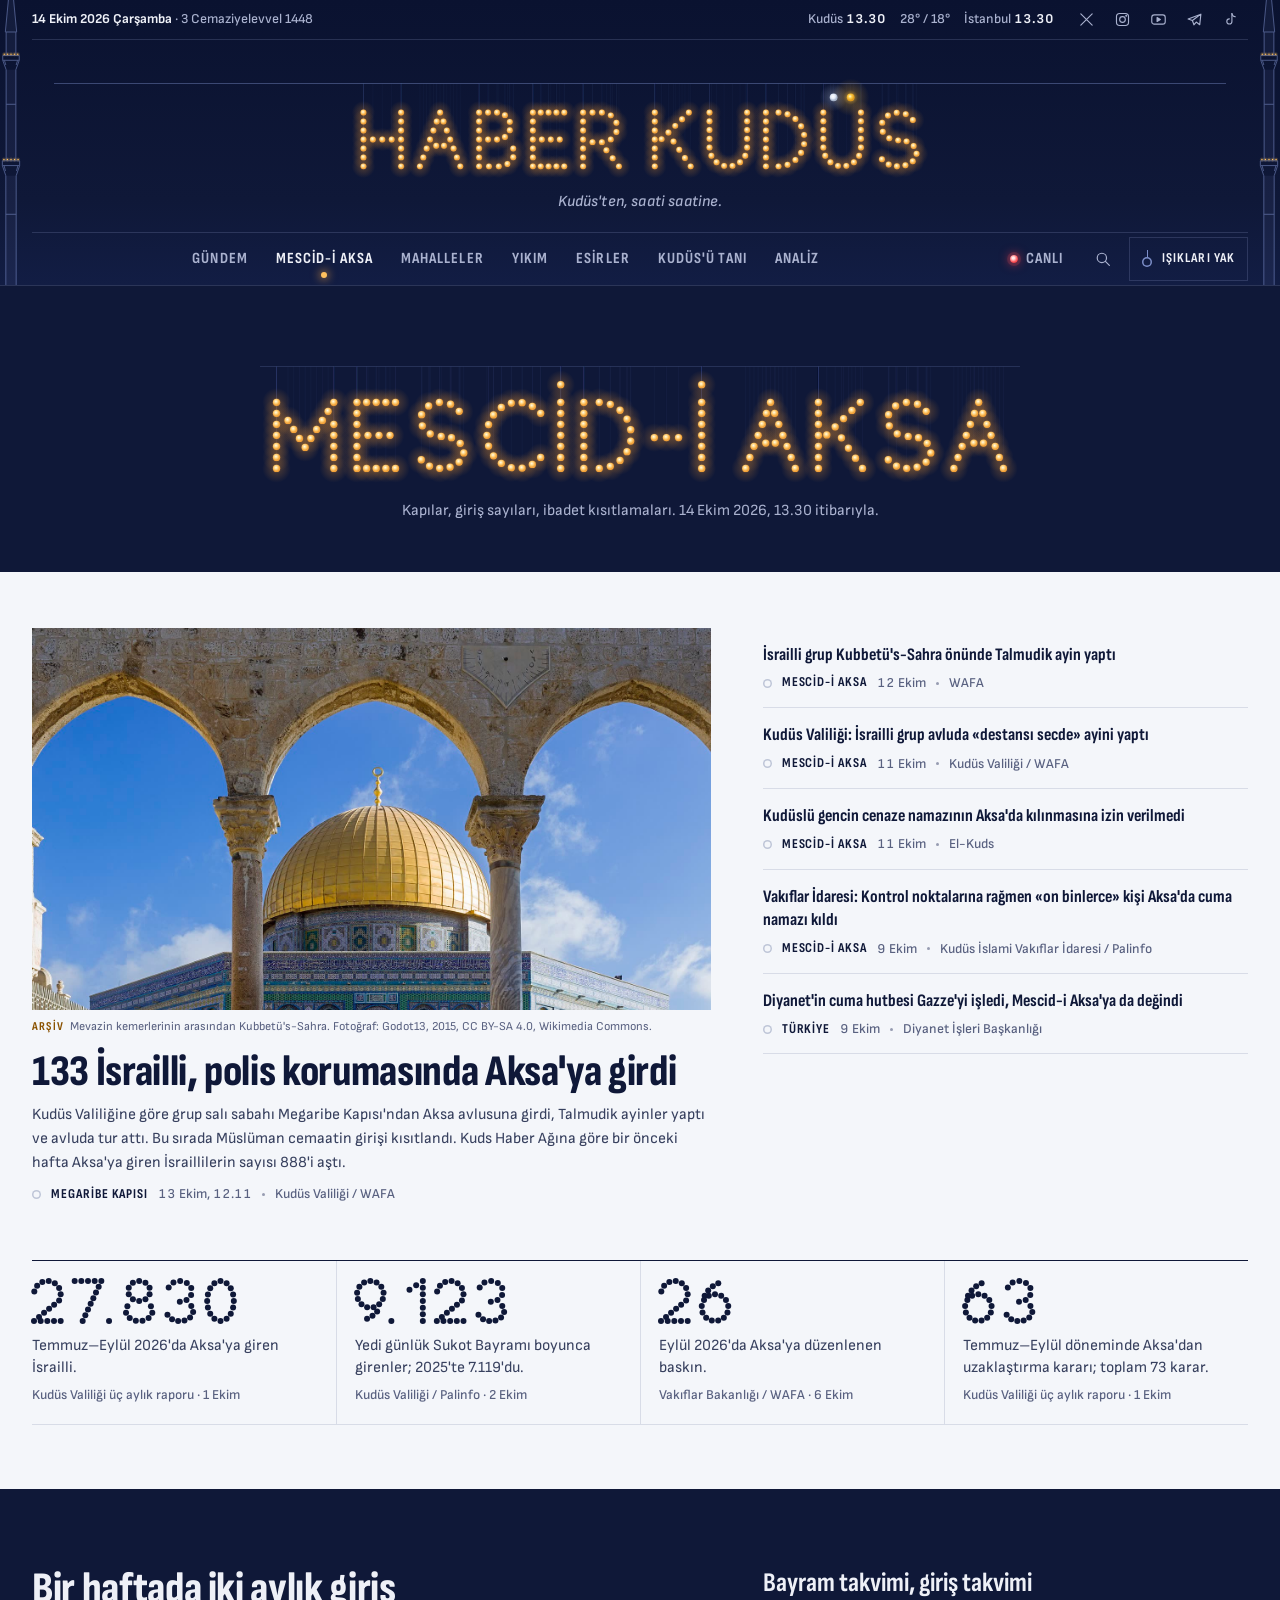
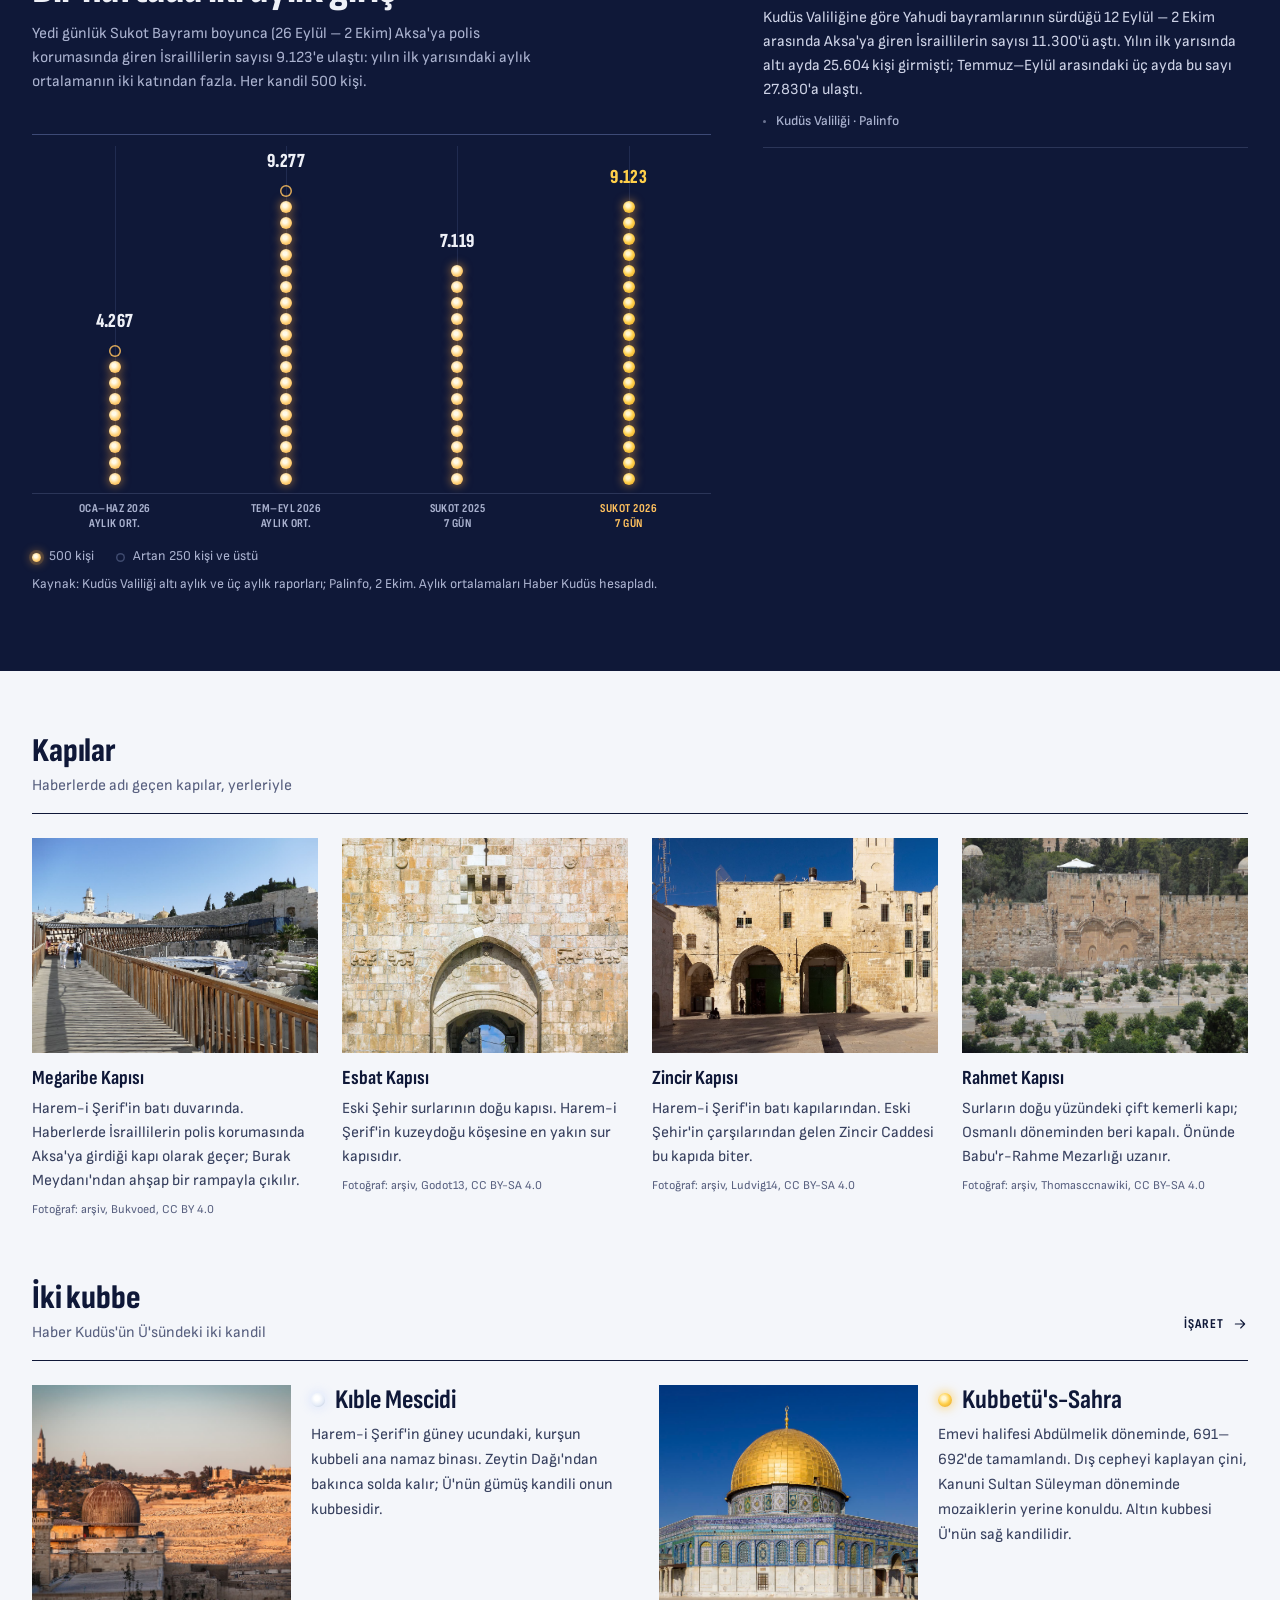
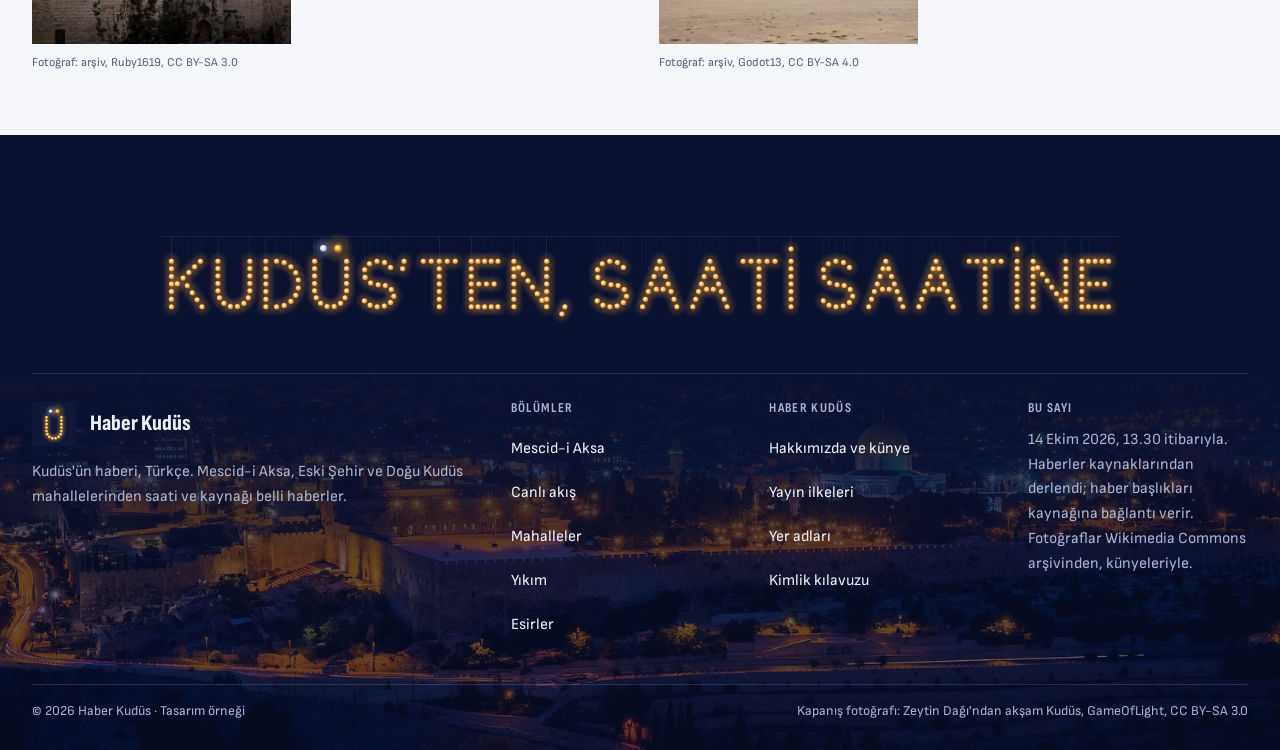
<file: aksa.html>
<!doctype html>
<html lang="tr">
<head>
<meta charset="utf-8">
<meta name="viewport" content="width=device-width,initial-scale=1,viewport-fit=cover">
<meta name="robots" content="noindex,nofollow">
<title>Mescid-i Aksa — Haber Kudüs</title>
<meta name="description" content="Mescid-i Aksa: kapılar, giriş sayıları, ibadet kısıtlamaları. Kaynaklı ve saatli haberler.">
<meta name="theme-color" content="#0f1838">
<meta property="og:type" content="website">
<meta property="og:site_name" content="Haber Kudüs">
<meta property="og:locale" content="tr_TR">
<meta property="og:title" content="Mescid-i Aksa — Haber Kudüs">
<meta property="og:description" content="Kapılar, giriş sayıları, ibadet kısıtlamaları.">
<meta property="og:url" content="https://taktek-dev.github.io/haber-kudus-prototype/aksa.html">
<meta property="og:image" content="https://taktek-dev.github.io/haber-kudus-prototype/assets/brand/png/og-ana.png">
<meta property="og:image:width" content="1200">
<meta property="og:image:height" content="630">
<meta name="twitter:card" content="summary_large_image">
<link rel="apple-touch-icon" href="assets/brand/png/apple-touch-icon.png">
<link rel="icon" href="assets/brand/favicon.svg?v=3" type="image/svg+xml">
<link rel="preload" href="assets/fonts/sofia-sans-condensed-normal-latin.woff2" as="font" type="font/woff2" crossorigin>
<link rel="preload" href="assets/fonts/sofia-sans-normal-latin.woff2" as="font" type="font/woff2" crossorigin>
<link rel="stylesheet" href="assets/css/fonts.css?v=3">
<link rel="stylesheet" href="assets/css/kudus.css?v=3">
<link rel="stylesheet" href="assets/css/home.css?v=3">
<link rel="stylesheet" href="assets/css/sayfa.css?v=3">
<script>(function(d){d.classList.add('js');var t;try{t=localStorage.getItem('hk-tema')}catch(e){}if(!t&&matchMedia('(prefers-color-scheme: dark)').matches)t='dark';d.dataset.theme=t||'light'})(document.documentElement)</script>
</head>
<body>
<!--
THESIS: a section is a mahya of its own name: Mescid-i Aksa in lamps, then the gates, the numbers and the two domes the mark carries.
FORM: inner page of the Mahya world (seed b1a0cf79). FINISH: unreviewed and undocumented is unfinished; this build ends with the finish review, the verdict, and DESIGN.md
-->
<a class="skip" href="#icerik">İçeriğe geç</a>
<!--@parca:ust|aksa-->
<header class="gok">
  <div class="wrap">
    <!--@mahya:minare-sol--><svg xmlns="http://www.w3.org/2000/svg" viewBox="0 0 40 420" class="minare" aria-hidden="true" focusable="false" data-minare="sol"><path class="minare__shade" d="M20 22L12.8 98H27.2Z M13.8 98H26.2V128H13.8Z M13.8 146H26.2V262H13.8Z M13.4 281H26.6V420H13.4Z"/><path class="minare__body" d="M20 22V9M18.4 15.5a1.6 1.6 0 1 0 3.2 0a1.6 1.6 0 1 0 -3.2 0M23.2 5.2a4.2 4.2 0 1 1 -6.4 0a3.3 3.3 0 1 0 6.4 0M20 22L12.8 98H27.2ZM13.8 98V128M26.2 98V128M9.5 128H30.5V134H9.5ZM9.5 134L13.8 146M30.5 134L26.2 146M11.6 134L13.4 140M28.4 134L26.6 140M13.8 146V262M26.2 146V262M13.8 190H26.2M9 262H31V268H9ZM9 268L13.4 281M31 268L26.6 281M11.2 268L13 275M28.8 268L27 275M13.4 281V420M26.6 281V420M13.4 330H26.6"/><circle class="minare__glow" cx="11.4" cy="126.4" r="2.6"/><circle class="minare__lamp" cx="11.4" cy="126.4" r=".95"/><circle class="minare__glow" cx="15.7" cy="126.4" r="2.6"/><circle class="minare__lamp" cx="15.7" cy="126.4" r=".95"/><circle class="minare__glow" cx="20" cy="126.4" r="2.6"/><circle class="minare__lamp" cx="20" cy="126.4" r=".95"/><circle class="minare__glow" cx="24.3" cy="126.4" r="2.6"/><circle class="minare__lamp" cx="24.3" cy="126.4" r=".95"/><circle class="minare__glow" cx="28.6" cy="126.4" r="2.6"/><circle class="minare__lamp" cx="28.6" cy="126.4" r=".95"/><circle class="minare__glow" cx="11" cy="260.4" r="2.6"/><circle class="minare__lamp" cx="11" cy="260.4" r=".95"/><circle class="minare__glow" cx="15.5" cy="260.4" r="2.6"/><circle class="minare__lamp" cx="15.5" cy="260.4" r=".95"/><circle class="minare__glow" cx="20" cy="260.4" r="2.6"/><circle class="minare__lamp" cx="20" cy="260.4" r=".95"/><circle class="minare__glow" cx="24.5" cy="260.4" r="2.6"/><circle class="minare__lamp" cx="24.5" cy="260.4" r=".95"/><circle class="minare__glow" cx="29" cy="260.4" r="2.6"/><circle class="minare__lamp" cx="29" cy="260.4" r=".95"/></svg><!--/@mahya-->
    <!--@mahya:minare-sag--><svg xmlns="http://www.w3.org/2000/svg" viewBox="0 0 40 420" class="minare" aria-hidden="true" focusable="false" data-minare="sag"><path class="minare__shade" d="M20 22L12.8 98H27.2Z M13.8 98H26.2V128H13.8Z M13.8 146H26.2V262H13.8Z M13.4 281H26.6V420H13.4Z"/><path class="minare__body" d="M20 22V9M18.4 15.5a1.6 1.6 0 1 0 3.2 0a1.6 1.6 0 1 0 -3.2 0M23.2 5.2a4.2 4.2 0 1 1 -6.4 0a3.3 3.3 0 1 0 6.4 0M20 22L12.8 98H27.2ZM13.8 98V128M26.2 98V128M9.5 128H30.5V134H9.5ZM9.5 134L13.8 146M30.5 134L26.2 146M11.6 134L13.4 140M28.4 134L26.6 140M13.8 146V262M26.2 146V262M13.8 190H26.2M9 262H31V268H9ZM9 268L13.4 281M31 268L26.6 281M11.2 268L13 275M28.8 268L27 275M13.4 281V420M26.6 281V420M13.4 330H26.6"/><circle class="minare__glow" cx="11.4" cy="126.4" r="2.6"/><circle class="minare__lamp" cx="11.4" cy="126.4" r=".95"/><circle class="minare__glow" cx="15.7" cy="126.4" r="2.6"/><circle class="minare__lamp" cx="15.7" cy="126.4" r=".95"/><circle class="minare__glow" cx="20" cy="126.4" r="2.6"/><circle class="minare__lamp" cx="20" cy="126.4" r=".95"/><circle class="minare__glow" cx="24.3" cy="126.4" r="2.6"/><circle class="minare__lamp" cx="24.3" cy="126.4" r=".95"/><circle class="minare__glow" cx="28.6" cy="126.4" r="2.6"/><circle class="minare__lamp" cx="28.6" cy="126.4" r=".95"/><circle class="minare__glow" cx="11" cy="260.4" r="2.6"/><circle class="minare__lamp" cx="11" cy="260.4" r=".95"/><circle class="minare__glow" cx="15.5" cy="260.4" r="2.6"/><circle class="minare__lamp" cx="15.5" cy="260.4" r=".95"/><circle class="minare__glow" cx="20" cy="260.4" r="2.6"/><circle class="minare__lamp" cx="20" cy="260.4" r=".95"/><circle class="minare__glow" cx="24.5" cy="260.4" r="2.6"/><circle class="minare__lamp" cx="24.5" cy="260.4" r=".95"/><circle class="minare__glow" cx="29" cy="260.4" r="2.6"/><circle class="minare__lamp" cx="29" cy="260.4" r=".95"/></svg><!--/@mahya-->
    <div class="gok__ust">
      <span class="tarih"><b>14 Ekim 2026 Çarşamba</b><span class="hicri"> · 3 Cemaziyelevvel 1448</span></span>
      <span class="saatler"><span>Kudüs <time datetime="2026-10-14T13:30+03:00">13.30</time></span><span class="hava">28° / 18°</span><span>İstanbul <time datetime="2026-10-14T13:30+03:00">13.30</time></span>
        <span class="sosyal" aria-label="Haber Kudüs sosyal medyada">
          <a href="#takip" aria-label="X"><svg viewBox="0 0 24 24" class="ico" aria-hidden="true"><path d="M4 4l16 16M20 4L4 20"/></svg></a>
          <a href="#takip" aria-label="Instagram"><svg viewBox="0 0 24 24" class="ico" aria-hidden="true"><rect x="3.5" y="3.5" width="17" height="17" rx="4.5"/><circle cx="12" cy="12" r="4"/><circle cx="17.2" cy="6.8" r=".6" fill="currentColor"/></svg></a>
          <a href="#takip" aria-label="YouTube"><svg viewBox="0 0 24 24" class="ico" aria-hidden="true"><rect x="2.5" y="5.5" width="19" height="13" rx="3.5"/><path d="M10 9.3v5.4l4.6-2.7z" fill="currentColor"/></svg></a>
          <a href="#takip" aria-label="Telegram"><svg viewBox="0 0 24 24" class="ico" aria-hidden="true"><path d="M21 4.5L3 11.3l6 2.1 2.2 6.1 3.2-3.9 5 3.7z"/><path d="M9 13.4l8.4-6.3"/></svg></a>
          <a href="#takip" aria-label="TikTok"><svg viewBox="0 0 24 24" class="ico" aria-hidden="true"><path d="M14 3.5v11.2a3.6 3.6 0 1 1-3.6-3.6"/><path d="M14 3.5c.4 2.6 2.2 4.4 4.8 4.6"/></svg></a>
        </span>
      </span>
    </div>
    <div class="mast">
      <span class="mast__ip" data-ip aria-hidden="true"></span>
      <a class="mast__logo plain" href="home.html" aria-label="Haber Kudüs, ana sayfa"><!--@mahya:masthead--><svg xmlns="http://www.w3.org/2000/svg" viewBox="-3 -9.5 129.4 24.5" class="mahya mahya--night" role="img" aria-label="Haber Kudüs" data-mahya="masthead"><defs><radialGradient id="mhh"><stop offset="0" stop-color="#ffb648" stop-opacity=".55"/><stop offset=".35" stop-color="#ff9f2e" stop-opacity=".18"/><stop offset="1" stop-color="#ff9f2e" stop-opacity="0"/></radialGradient><radialGradient id="mhc" cx=".42" cy=".38"><stop offset="0" stop-color="#fffbe9"/><stop offset=".55" stop-color="#ffd27a"/><stop offset="1" stop-color="#f3a23a"/></radialGradient><radialGradient id="mhk" cx=".42" cy=".38"><stop offset="0" stop-color="#fff6d1"/><stop offset=".45" stop-color="#ffcf4a"/><stop offset="1" stop-color="#e09a1c"/></radialGradient><radialGradient id="mhs" cx=".42" cy=".38"><stop offset="0" stop-color="#ffffff"/><stop offset=".6" stop-color="#e4ebf7"/><stop offset="1" stop-color="#a9b6cc"/></radialGradient><radialGradient id="mhkh"><stop offset="0" stop-color="#ffc83a" stop-opacity=".75"/><stop offset=".4" stop-color="#ffb21f" stop-opacity=".22"/><stop offset="1" stop-color="#ffb21f" stop-opacity="0"/></radialGradient><radialGradient id="mhsh"><stop offset="0" stop-color="#dfe8ff" stop-opacity=".3"/><stop offset="1" stop-color="#dfe8ff" stop-opacity="0"/></radialGradient></defs><g class="mahya__rig"><line class="mahya__rope" x1="-3" y1="-6.5" x2="126.4" y2="-6.5"/><path class="mahya__threads" d="M0 -6.5V0M0 -6.5V2M0 -6.5V4M0 -6.5V6M0 -6.5V8M0 -6.5V10M0 -6.5V12M8.4 -6.5V0M8.4 -6.5V2M8.4 -6.5V4M8.4 -6.5V6M8.4 -6.5V8M8.4 -6.5V10M8.4 -6.5V12M2.1 -6.5V6M4.2 -6.5V6M6.3 -6.5V6M12.6 -6.5V12M13.35 -6.5V10M14.1 -6.5V8M14.85 -6.5V6M15.6 -6.5V4M16.35 -6.5V2M17.1 -6.5V0M17.85 -6.5V2M18.6 -6.5V4M19.35 -6.5V6M20.1 -6.5V8M20.85 -6.5V10M21.6 -6.5V12M16.23 -6.5V7.4M17.97 -6.5V7.4M25.8 -6.5V0M25.8 -6.5V2M25.8 -6.5V4M25.8 -6.5V6M25.8 -6.5V8M25.8 -6.5V10M25.8 -6.5V12M27.8 -6.5V0M29.8 -6.5V0M31.56 -6.5V0.57M32.65 -6.5V2.07M32.65 -6.5V3.93M31.56 -6.5V5.43M29.8 -6.5V6M27.8 -6.5V6M33.41 -6.5V8.02M33.41 -6.5V9.98M32.12 -6.5V11.48M30.2 -6.5V12M28 -6.5V12M37.8 -6.5V0M37.8 -6.5V2M37.8 -6.5V4M37.8 -6.5V6M37.8 -6.5V8M37.8 -6.5V10M37.8 -6.5V12M39.55 -6.5V0M41.3 -6.5V0M43.05 -6.5V0M44.8 -6.5V0M39.8 -6.5V6M41.8 -6.5V6M43.8 -6.5V6M39.55 -6.5V12M41.3 -6.5V12M43.05 -6.5V12M44.8 -6.5V12M49 -6.5V0M49 -6.5V2M49 -6.5V4M49 -6.5V6M49 -6.5V8M49 -6.5V10M49 -6.5V12M51.1 -6.5V0M53.2 -6.5V0M55.18 -6.5V0.62M56.43 -6.5V2.27M56.43 -6.5V4.33M55.18 -6.5V5.98M53.2 -6.5V6.6M51.1 -6.5V6.6M54.2 -6.5V8.4M55.6 -6.5V10.2M57 -6.5V12M65 -6.5V0M65 -6.5V2M65 -6.5V4M65 -6.5V6M65 -6.5V8M65 -6.5V10M65 -6.5V12M72.6 -6.5V0M71.08 -6.5V1.48M69.56 -6.5V2.96M68.04 -6.5V4.44M66.52 -6.5V5.92M69.17 -6.5V6.45M70.45 -6.5V8.3M71.72 -6.5V10.15M73 -6.5V12M77.2 -6.5V0M77.2 -6.5V1.95M77.2 -6.5V3.9M77.2 -6.5V5.85M77.2 -6.5V7.8M77.62 -6.5V9.62M78.78 -6.5V11.08M80.47 -6.5V11.89M82.33 -6.5V11.89M84.02 -6.5V11.08M85.18 -6.5V9.62M85.6 -6.5V7.8M85.6 -6.5V5.85M85.6 -6.5V3.9M85.6 -6.5V1.95M85.6 -6.5V0M89.8 -6.5V0M89.8 -6.5V2M89.8 -6.5V4M89.8 -6.5V6M89.8 -6.5V8M89.8 -6.5V10M89.8 -6.5V12M92.6 -6.5V0M94.61 -6.5V0.37M96.37 -6.5V1.44M97.64 -6.5V3.04M98.31 -6.5V4.97M98.31 -6.5V7.03M97.64 -6.5V8.96M96.37 -6.5V10.56M94.61 -6.5V11.63M92.6 -6.5V12M102.6 -6.5V0M102.6 -6.5V1.95M102.6 -6.5V3.9M102.6 -6.5V5.85M102.6 -6.5V7.8M103.02 -6.5V9.62M104.18 -6.5V11.08M105.87 -6.5V11.89M107.73 -6.5V11.89M109.42 -6.5V11.08M110.58 -6.5V9.62M111 -6.5V7.8M111 -6.5V5.85M111 -6.5V3.9M111 -6.5V1.95M111 -6.5V0M104.9 -6.5V-3.4M108.7 -6.5V-3.4M122.57 -6.5V1.64M120.99 -6.5V0.34M118.97 -6.5V0.01M117.02 -6.5V0.66M115.74 -6.5V2.25M115.87 -6.5V4.26M117.31 -6.5V5.71M119.3 -6.5V6.2M121.17 -6.5V6.42M122.75 -6.5V7.45M123.4 -6.5V9.19M122.55 -6.5V10.84M120.91 -6.5V11.76M119.02 -6.5V11.99M117.18 -6.5V11.57M115.68 -6.5V10.43"/></g><g class="mahya__halos"><circle cx="0" cy="0" r="2.6" fill="url(#mhh)" style="--i:0"/><circle cx="0" cy="2" r="2.6" fill="url(#mhh)" style="--i:1"/><circle cx="0" cy="4" r="2.6" fill="url(#mhh)" style="--i:2"/><circle cx="0" cy="6" r="2.6" fill="url(#mhh)" style="--i:3"/><circle cx="0" cy="8" r="2.6" fill="url(#mhh)" style="--i:4"/><circle cx="0" cy="10" r="2.6" fill="url(#mhh)" style="--i:5"/><circle cx="0" cy="12" r="2.6" fill="url(#mhh)" style="--i:6"/><circle cx="8.4" cy="0" r="2.6" fill="url(#mhh)" style="--i:10"/><circle cx="8.4" cy="2" r="2.6" fill="url(#mhh)" style="--i:11"/><circle cx="8.4" cy="4" r="2.6" fill="url(#mhh)" style="--i:12"/><circle cx="8.4" cy="6" r="2.6" fill="url(#mhh)" style="--i:13"/><circle cx="8.4" cy="8" r="2.6" fill="url(#mhh)" style="--i:14"/><circle cx="8.4" cy="10" r="2.6" fill="url(#mhh)" style="--i:15"/><circle cx="8.4" cy="12" r="2.6" fill="url(#mhh)" style="--i:16"/><circle cx="2.1" cy="6" r="2.6" fill="url(#mhh)" style="--i:7"/><circle cx="4.2" cy="6" r="2.6" fill="url(#mhh)" style="--i:8"/><circle cx="6.3" cy="6" r="2.6" fill="url(#mhh)" style="--i:9"/><circle cx="12.6" cy="12" r="2.6" fill="url(#mhh)" style="--i:17"/><circle cx="13.35" cy="10" r="2.6" fill="url(#mhh)" style="--i:18"/><circle cx="14.1" cy="8" r="2.6" fill="url(#mhh)" style="--i:19"/><circle cx="14.85" cy="6" r="2.6" fill="url(#mhh)" style="--i:20"/><circle cx="15.6" cy="4" r="2.6" fill="url(#mhh)" style="--i:21"/><circle cx="16.35" cy="2" r="2.6" fill="url(#mhh)" style="--i:22"/><circle cx="17.1" cy="0" r="2.6" fill="url(#mhh)" style="--i:23"/><circle cx="17.85" cy="2" r="2.6" fill="url(#mhh)" style="--i:25"/><circle cx="18.6" cy="4" r="2.6" fill="url(#mhh)" style="--i:27"/><circle cx="19.35" cy="6" r="2.6" fill="url(#mhh)" style="--i:28"/><circle cx="20.1" cy="8" r="2.6" fill="url(#mhh)" style="--i:29"/><circle cx="20.85" cy="10" r="2.6" fill="url(#mhh)" style="--i:30"/><circle cx="21.6" cy="12" r="2.6" fill="url(#mhh)" style="--i:31"/><circle cx="16.23" cy="7.4" r="2.6" fill="url(#mhh)" style="--i:24"/><circle cx="17.97" cy="7.4" r="2.6" fill="url(#mhh)" style="--i:26"/><circle cx="25.8" cy="0" r="2.6" fill="url(#mhh)" style="--i:32"/><circle cx="25.8" cy="2" r="2.6" fill="url(#mhh)" style="--i:33"/><circle cx="25.8" cy="4" r="2.6" fill="url(#mhh)" style="--i:34"/><circle cx="25.8" cy="6" r="2.6" fill="url(#mhh)" style="--i:35"/><circle cx="25.8" cy="8" r="2.6" fill="url(#mhh)" style="--i:36"/><circle cx="25.8" cy="10" r="2.6" fill="url(#mhh)" style="--i:37"/><circle cx="25.8" cy="12" r="2.6" fill="url(#mhh)" style="--i:39"/><circle cx="27.8" cy="0" r="2.6" fill="url(#mhh)" style="--i:38"/><circle cx="29.8" cy="0" r="2.6" fill="url(#mhh)" style="--i:41"/><circle cx="31.56" cy="0.57" r="2.6" fill="url(#mhh)" style="--i:44"/><circle cx="32.65" cy="2.07" r="2.6" fill="url(#mhh)" style="--i:47"/><circle cx="32.65" cy="3.93" r="2.6" fill="url(#mhh)" style="--i:48"/><circle cx="31.56" cy="5.43" r="2.6" fill="url(#mhh)" style="--i:46"/><circle cx="29.8" cy="6" r="2.6" fill="url(#mhh)" style="--i:43"/><circle cx="27.8" cy="6" r="2.6" fill="url(#mhh)" style="--i:40"/><circle cx="33.41" cy="8.02" r="2.6" fill="url(#mhh)" style="--i:50"/><circle cx="33.41" cy="9.98" r="2.6" fill="url(#mhh)" style="--i:51"/><circle cx="32.12" cy="11.48" r="2.6" fill="url(#mhh)" style="--i:49"/><circle cx="30.2" cy="12" r="2.6" fill="url(#mhh)" style="--i:45"/><circle cx="28" cy="12" r="2.6" fill="url(#mhh)" style="--i:42"/><circle cx="37.8" cy="0" r="2.6" fill="url(#mhh)" style="--i:52"/><circle cx="37.8" cy="2" r="2.6" fill="url(#mhh)" style="--i:53"/><circle cx="37.8" cy="4" r="2.6" fill="url(#mhh)" style="--i:54"/><circle cx="37.8" cy="6" r="2.6" fill="url(#mhh)" style="--i:55"/><circle cx="37.8" cy="8" r="2.6" fill="url(#mhh)" style="--i:56"/><circle cx="37.8" cy="10" r="2.6" fill="url(#mhh)" style="--i:58"/><circle cx="37.8" cy="12" r="2.6" fill="url(#mhh)" style="--i:59"/><circle cx="39.55" cy="0" r="2.6" fill="url(#mhh)" style="--i:57"/><circle cx="41.3" cy="0" r="2.6" fill="url(#mhh)" style="--i:61"/><circle cx="43.05" cy="0" r="2.6" fill="url(#mhh)" style="--i:64"/><circle cx="44.8" cy="0" r="2.6" fill="url(#mhh)" style="--i:66"/><circle cx="39.8" cy="6" r="2.6" fill="url(#mhh)" style="--i:60"/><circle cx="41.8" cy="6" r="2.6" fill="url(#mhh)" style="--i:63"/><circle cx="43.8" cy="6" r="2.6" fill="url(#mhh)" style="--i:67"/><circle cx="39.55" cy="12" r="2.6" fill="url(#mhh)" style="--i:62"/><circle cx="41.3" cy="12" r="2.6" fill="url(#mhh)" style="--i:65"/><circle cx="43.05" cy="12" r="2.6" fill="url(#mhh)" style="--i:68"/><circle cx="44.8" cy="12" r="2.6" fill="url(#mhh)" style="--i:69"/><circle cx="49" cy="0" r="2.6" fill="url(#mhh)" style="--i:70"/><circle cx="49" cy="2" r="2.6" fill="url(#mhh)" style="--i:71"/><circle cx="49" cy="4" r="2.6" fill="url(#mhh)" style="--i:72"/><circle cx="49" cy="6" r="2.6" fill="url(#mhh)" style="--i:73"/><circle cx="49" cy="8" r="2.6" fill="url(#mhh)" style="--i:74"/><circle cx="49" cy="10" r="2.6" fill="url(#mhh)" style="--i:75"/><circle cx="49" cy="12" r="2.6" fill="url(#mhh)" style="--i:77"/><circle cx="51.1" cy="0" r="2.6" fill="url(#mhh)" style="--i:76"/><circle cx="53.2" cy="0" r="2.6" fill="url(#mhh)" style="--i:79"/><circle cx="55.18" cy="0.62" r="2.6" fill="url(#mhh)" style="--i:81"/><circle cx="56.43" cy="2.27" r="2.6" fill="url(#mhh)" style="--i:84"/><circle cx="56.43" cy="4.33" r="2.6" fill="url(#mhh)" style="--i:85"/><circle cx="55.18" cy="5.98" r="2.6" fill="url(#mhh)" style="--i:83"/><circle cx="53.2" cy="6.6" r="2.6" fill="url(#mhh)" style="--i:80"/><circle cx="51.1" cy="6.6" r="2.6" fill="url(#mhh)" style="--i:78"/><circle cx="54.2" cy="8.4" r="2.6" fill="url(#mhh)" style="--i:82"/><circle cx="55.6" cy="10.2" r="2.6" fill="url(#mhh)" style="--i:86"/><circle cx="57" cy="12" r="2.6" fill="url(#mhh)" style="--i:87"/><circle cx="65" cy="0" r="2.6" fill="url(#mhh)" style="--i:88"/><circle cx="65" cy="2" r="2.6" fill="url(#mhh)" style="--i:89"/><circle cx="65" cy="4" r="2.6" fill="url(#mhh)" style="--i:90"/><circle cx="65" cy="6" r="2.6" fill="url(#mhh)" style="--i:91"/><circle cx="65" cy="8" r="2.6" fill="url(#mhh)" style="--i:92"/><circle cx="65" cy="10" r="2.6" fill="url(#mhh)" style="--i:93"/><circle cx="65" cy="12" r="2.6" fill="url(#mhh)" style="--i:94"/><circle cx="72.6" cy="0" r="2.6" fill="url(#mhh)" style="--i:101"/><circle cx="71.08" cy="1.48" r="2.6" fill="url(#mhh)" style="--i:99"/><circle cx="69.56" cy="2.96" r="2.6" fill="url(#mhh)" style="--i:97"/><circle cx="68.04" cy="4.44" r="2.6" fill="url(#mhh)" style="--i:96"/><circle cx="66.52" cy="5.92" r="2.6" fill="url(#mhh)" style="--i:95"/><circle cx="69.17" cy="6.45" r="2.6" fill="url(#mhh)" style="--i:98"/><circle cx="70.45" cy="8.3" r="2.6" fill="url(#mhh)" style="--i:100"/><circle cx="71.72" cy="10.15" r="2.6" fill="url(#mhh)" style="--i:102"/><circle cx="73" cy="12" r="2.6" fill="url(#mhh)" style="--i:103"/><circle cx="77.2" cy="0" r="2.6" fill="url(#mhh)" style="--i:104"/><circle cx="77.2" cy="1.95" r="2.6" fill="url(#mhh)" style="--i:105"/><circle cx="77.2" cy="3.9" r="2.6" fill="url(#mhh)" style="--i:106"/><circle cx="77.2" cy="5.85" r="2.6" fill="url(#mhh)" style="--i:107"/><circle cx="77.2" cy="7.8" r="2.6" fill="url(#mhh)" style="--i:108"/><circle cx="77.62" cy="9.62" r="2.6" fill="url(#mhh)" style="--i:109"/><circle cx="78.78" cy="11.08" r="2.6" fill="url(#mhh)" style="--i:110"/><circle cx="80.47" cy="11.89" r="2.6" fill="url(#mhh)" style="--i:111"/><circle cx="82.33" cy="11.89" r="2.6" fill="url(#mhh)" style="--i:112"/><circle cx="84.02" cy="11.08" r="2.6" fill="url(#mhh)" style="--i:115"/><circle cx="85.18" cy="9.62" r="2.6" fill="url(#mhh)" style="--i:118"/><circle cx="85.6" cy="7.8" r="2.6" fill="url(#mhh)" style="--i:119"/><circle cx="85.6" cy="5.85" r="2.6" fill="url(#mhh)" style="--i:117"/><circle cx="85.6" cy="3.9" r="2.6" fill="url(#mhh)" style="--i:116"/><circle cx="85.6" cy="1.95" r="2.6" fill="url(#mhh)" style="--i:114"/><circle cx="85.6" cy="0" r="2.6" fill="url(#mhh)" style="--i:113"/><circle cx="89.8" cy="0" r="2.6" fill="url(#mhh)" style="--i:120"/><circle cx="89.8" cy="2" r="2.6" fill="url(#mhh)" style="--i:121"/><circle cx="89.8" cy="4" r="2.6" fill="url(#mhh)" style="--i:122"/><circle cx="89.8" cy="6" r="2.6" fill="url(#mhh)" style="--i:123"/><circle cx="89.8" cy="8" r="2.6" fill="url(#mhh)" style="--i:124"/><circle cx="89.8" cy="10" r="2.6" fill="url(#mhh)" style="--i:125"/><circle cx="89.8" cy="12" r="2.6" fill="url(#mhh)" style="--i:126"/><circle cx="92.6" cy="0" r="2.6" fill="url(#mhh)" style="--i:127"/><circle cx="94.61" cy="0.37" r="2.6" fill="url(#mhh)" style="--i:128"/><circle cx="96.37" cy="1.44" r="2.6" fill="url(#mhh)" style="--i:130"/><circle cx="97.64" cy="3.04" r="2.6" fill="url(#mhh)" style="--i:132"/><circle cx="98.31" cy="4.97" r="2.6" fill="url(#mhh)" style="--i:134"/><circle cx="98.31" cy="7.03" r="2.6" fill="url(#mhh)" style="--i:136"/><circle cx="97.64" cy="8.96" r="2.6" fill="url(#mhh)" style="--i:135"/><circle cx="96.37" cy="10.56" r="2.6" fill="url(#mhh)" style="--i:133"/><circle cx="94.61" cy="11.63" r="2.6" fill="url(#mhh)" style="--i:131"/><circle cx="92.6" cy="12" r="2.6" fill="url(#mhh)" style="--i:129"/><circle cx="102.6" cy="0" r="2.6" fill="url(#mhh)" style="--i:137"/><circle cx="102.6" cy="1.95" r="2.6" fill="url(#mhh)" style="--i:138"/><circle cx="102.6" cy="3.9" r="2.6" fill="url(#mhh)" style="--i:139"/><circle cx="102.6" cy="5.85" r="2.6" fill="url(#mhh)" style="--i:140"/><circle cx="102.6" cy="7.8" r="2.6" fill="url(#mhh)" style="--i:141"/><circle cx="103.02" cy="9.62" r="2.6" fill="url(#mhh)" style="--i:142"/><circle cx="104.18" cy="11.08" r="2.6" fill="url(#mhh)" style="--i:143"/><circle cx="105.87" cy="11.89" r="2.6" fill="url(#mhh)" style="--i:144"/><circle cx="107.73" cy="11.89" r="2.6" fill="url(#mhh)" style="--i:145"/><circle cx="109.42" cy="11.08" r="2.6" fill="url(#mhh)" style="--i:148"/><circle cx="110.58" cy="9.62" r="2.6" fill="url(#mhh)" style="--i:151"/><circle cx="111" cy="7.8" r="2.6" fill="url(#mhh)" style="--i:152"/><circle cx="111" cy="5.85" r="2.6" fill="url(#mhh)" style="--i:150"/><circle cx="111" cy="3.9" r="2.6" fill="url(#mhh)" style="--i:149"/><circle cx="111" cy="1.95" r="2.6" fill="url(#mhh)" style="--i:147"/><circle cx="111" cy="0" r="2.6" fill="url(#mhh)" style="--i:146"/><circle cx="104.9" cy="-3.4" r="3.12" fill="url(#mhsh)" style="--i:169"/><circle cx="108.7" cy="-3.4" r="4.16" fill="url(#mhkh)" style="--i:170"/><circle cx="122.57" cy="1.64" r="2.6" fill="url(#mhh)" style="--i:164"/><circle cx="120.99" cy="0.34" r="2.6" fill="url(#mhh)" style="--i:161"/><circle cx="118.97" cy="0.01" r="2.6" fill="url(#mhh)" style="--i:158"/><circle cx="117.02" cy="0.66" r="2.6" fill="url(#mhh)" style="--i:155"/><circle cx="115.74" cy="2.25" r="2.6" fill="url(#mhh)" style="--i:153"/><circle cx="115.87" cy="4.26" r="2.6" fill="url(#mhh)" style="--i:154"/><circle cx="117.31" cy="5.71" r="2.6" fill="url(#mhh)" style="--i:157"/><circle cx="119.3" cy="6.2" r="2.6" fill="url(#mhh)" style="--i:160"/><circle cx="121.17" cy="6.42" r="2.6" fill="url(#mhh)" style="--i:163"/><circle cx="122.75" cy="7.45" r="2.6" fill="url(#mhh)" style="--i:166"/><circle cx="123.4" cy="9.19" r="2.6" fill="url(#mhh)" style="--i:168"/><circle cx="122.55" cy="10.84" r="2.6" fill="url(#mhh)" style="--i:167"/><circle cx="120.91" cy="11.76" r="2.6" fill="url(#mhh)" style="--i:165"/><circle cx="119.02" cy="11.99" r="2.6" fill="url(#mhh)" style="--i:162"/><circle cx="117.18" cy="11.57" r="2.6" fill="url(#mhh)" style="--i:159"/><circle cx="115.68" cy="10.43" r="2.6" fill="url(#mhh)" style="--i:156"/></g><g class="mahya__lamps"><circle cx="0" cy="0" r="0.66" fill="url(#mhc)" style="--i:0"/><circle cx="0" cy="2" r="0.66" fill="url(#mhc)" style="--i:1"/><circle cx="0" cy="4" r="0.66" fill="url(#mhc)" style="--i:2"/><circle cx="0" cy="6" r="0.66" fill="url(#mhc)" style="--i:3"/><circle cx="0" cy="8" r="0.66" fill="url(#mhc)" style="--i:4"/><circle cx="0" cy="10" r="0.66" fill="url(#mhc)" style="--i:5"/><circle cx="0" cy="12" r="0.66" fill="url(#mhc)" style="--i:6"/><circle cx="8.4" cy="0" r="0.66" fill="url(#mhc)" style="--i:10"/><circle cx="8.4" cy="2" r="0.66" fill="url(#mhc)" style="--i:11"/><circle cx="8.4" cy="4" r="0.66" fill="url(#mhc)" style="--i:12"/><circle cx="8.4" cy="6" r="0.66" fill="url(#mhc)" style="--i:13"/><circle cx="8.4" cy="8" r="0.66" fill="url(#mhc)" style="--i:14"/><circle cx="8.4" cy="10" r="0.66" fill="url(#mhc)" style="--i:15"/><circle cx="8.4" cy="12" r="0.66" fill="url(#mhc)" style="--i:16"/><circle cx="2.1" cy="6" r="0.66" fill="url(#mhc)" style="--i:7"/><circle cx="4.2" cy="6" r="0.66" fill="url(#mhc)" style="--i:8"/><circle cx="6.3" cy="6" r="0.66" fill="url(#mhc)" style="--i:9"/><circle cx="12.6" cy="12" r="0.66" fill="url(#mhc)" style="--i:17"/><circle cx="13.35" cy="10" r="0.66" fill="url(#mhc)" style="--i:18"/><circle cx="14.1" cy="8" r="0.66" fill="url(#mhc)" style="--i:19"/><circle cx="14.85" cy="6" r="0.66" fill="url(#mhc)" style="--i:20"/><circle cx="15.6" cy="4" r="0.66" fill="url(#mhc)" style="--i:21"/><circle cx="16.35" cy="2" r="0.66" fill="url(#mhc)" style="--i:22"/><circle cx="17.1" cy="0" r="0.66" fill="url(#mhc)" style="--i:23"/><circle cx="17.85" cy="2" r="0.66" fill="url(#mhc)" style="--i:25"/><circle cx="18.6" cy="4" r="0.66" fill="url(#mhc)" style="--i:27"/><circle cx="19.35" cy="6" r="0.66" fill="url(#mhc)" style="--i:28"/><circle cx="20.1" cy="8" r="0.66" fill="url(#mhc)" style="--i:29"/><circle cx="20.85" cy="10" r="0.66" fill="url(#mhc)" style="--i:30"/><circle cx="21.6" cy="12" r="0.66" fill="url(#mhc)" style="--i:31"/><circle cx="16.23" cy="7.4" r="0.66" fill="url(#mhc)" style="--i:24"/><circle cx="17.97" cy="7.4" r="0.66" fill="url(#mhc)" style="--i:26"/><circle cx="25.8" cy="0" r="0.66" fill="url(#mhc)" style="--i:32"/><circle cx="25.8" cy="2" r="0.66" fill="url(#mhc)" style="--i:33"/><circle cx="25.8" cy="4" r="0.66" fill="url(#mhc)" style="--i:34"/><circle cx="25.8" cy="6" r="0.66" fill="url(#mhc)" style="--i:35"/><circle cx="25.8" cy="8" r="0.66" fill="url(#mhc)" style="--i:36"/><circle cx="25.8" cy="10" r="0.66" fill="url(#mhc)" style="--i:37"/><circle cx="25.8" cy="12" r="0.66" fill="url(#mhc)" style="--i:39"/><circle cx="27.8" cy="0" r="0.66" fill="url(#mhc)" style="--i:38"/><circle cx="29.8" cy="0" r="0.66" fill="url(#mhc)" style="--i:41"/><circle cx="31.56" cy="0.57" r="0.66" fill="url(#mhc)" style="--i:44"/><circle cx="32.65" cy="2.07" r="0.66" fill="url(#mhc)" style="--i:47"/><circle cx="32.65" cy="3.93" r="0.66" fill="url(#mhc)" style="--i:48"/><circle cx="31.56" cy="5.43" r="0.66" fill="url(#mhc)" style="--i:46"/><circle cx="29.8" cy="6" r="0.66" fill="url(#mhc)" style="--i:43"/><circle cx="27.8" cy="6" r="0.66" fill="url(#mhc)" style="--i:40"/><circle cx="33.41" cy="8.02" r="0.66" fill="url(#mhc)" style="--i:50"/><circle cx="33.41" cy="9.98" r="0.66" fill="url(#mhc)" style="--i:51"/><circle cx="32.12" cy="11.48" r="0.66" fill="url(#mhc)" style="--i:49"/><circle cx="30.2" cy="12" r="0.66" fill="url(#mhc)" style="--i:45"/><circle cx="28" cy="12" r="0.66" fill="url(#mhc)" style="--i:42"/><circle cx="37.8" cy="0" r="0.66" fill="url(#mhc)" style="--i:52"/><circle cx="37.8" cy="2" r="0.66" fill="url(#mhc)" style="--i:53"/><circle cx="37.8" cy="4" r="0.66" fill="url(#mhc)" style="--i:54"/><circle cx="37.8" cy="6" r="0.66" fill="url(#mhc)" style="--i:55"/><circle cx="37.8" cy="8" r="0.66" fill="url(#mhc)" style="--i:56"/><circle cx="37.8" cy="10" r="0.66" fill="url(#mhc)" style="--i:58"/><circle cx="37.8" cy="12" r="0.66" fill="url(#mhc)" style="--i:59"/><circle cx="39.55" cy="0" r="0.66" fill="url(#mhc)" style="--i:57"/><circle cx="41.3" cy="0" r="0.66" fill="url(#mhc)" style="--i:61"/><circle cx="43.05" cy="0" r="0.66" fill="url(#mhc)" style="--i:64"/><circle cx="44.8" cy="0" r="0.66" fill="url(#mhc)" style="--i:66"/><circle cx="39.8" cy="6" r="0.66" fill="url(#mhc)" style="--i:60"/><circle cx="41.8" cy="6" r="0.66" fill="url(#mhc)" style="--i:63"/><circle cx="43.8" cy="6" r="0.66" fill="url(#mhc)" style="--i:67"/><circle cx="39.55" cy="12" r="0.66" fill="url(#mhc)" style="--i:62"/><circle cx="41.3" cy="12" r="0.66" fill="url(#mhc)" style="--i:65"/><circle cx="43.05" cy="12" r="0.66" fill="url(#mhc)" style="--i:68"/><circle cx="44.8" cy="12" r="0.66" fill="url(#mhc)" style="--i:69"/><circle cx="49" cy="0" r="0.66" fill="url(#mhc)" style="--i:70"/><circle cx="49" cy="2" r="0.66" fill="url(#mhc)" style="--i:71"/><circle cx="49" cy="4" r="0.66" fill="url(#mhc)" style="--i:72"/><circle cx="49" cy="6" r="0.66" fill="url(#mhc)" style="--i:73"/><circle cx="49" cy="8" r="0.66" fill="url(#mhc)" style="--i:74"/><circle cx="49" cy="10" r="0.66" fill="url(#mhc)" style="--i:75"/><circle cx="49" cy="12" r="0.66" fill="url(#mhc)" style="--i:77"/><circle cx="51.1" cy="0" r="0.66" fill="url(#mhc)" style="--i:76"/><circle cx="53.2" cy="0" r="0.66" fill="url(#mhc)" style="--i:79"/><circle cx="55.18" cy="0.62" r="0.66" fill="url(#mhc)" style="--i:81"/><circle cx="56.43" cy="2.27" r="0.66" fill="url(#mhc)" style="--i:84"/><circle cx="56.43" cy="4.33" r="0.66" fill="url(#mhc)" style="--i:85"/><circle cx="55.18" cy="5.98" r="0.66" fill="url(#mhc)" style="--i:83"/><circle cx="53.2" cy="6.6" r="0.66" fill="url(#mhc)" style="--i:80"/><circle cx="51.1" cy="6.6" r="0.66" fill="url(#mhc)" style="--i:78"/><circle cx="54.2" cy="8.4" r="0.66" fill="url(#mhc)" style="--i:82"/><circle cx="55.6" cy="10.2" r="0.66" fill="url(#mhc)" style="--i:86"/><circle cx="57" cy="12" r="0.66" fill="url(#mhc)" style="--i:87"/><circle cx="65" cy="0" r="0.66" fill="url(#mhc)" style="--i:88"/><circle cx="65" cy="2" r="0.66" fill="url(#mhc)" style="--i:89"/><circle cx="65" cy="4" r="0.66" fill="url(#mhc)" style="--i:90"/><circle cx="65" cy="6" r="0.66" fill="url(#mhc)" style="--i:91"/><circle cx="65" cy="8" r="0.66" fill="url(#mhc)" style="--i:92"/><circle cx="65" cy="10" r="0.66" fill="url(#mhc)" style="--i:93"/><circle cx="65" cy="12" r="0.66" fill="url(#mhc)" style="--i:94"/><circle cx="72.6" cy="0" r="0.66" fill="url(#mhc)" style="--i:101"/><circle cx="71.08" cy="1.48" r="0.66" fill="url(#mhc)" style="--i:99"/><circle cx="69.56" cy="2.96" r="0.66" fill="url(#mhc)" style="--i:97"/><circle cx="68.04" cy="4.44" r="0.66" fill="url(#mhc)" style="--i:96"/><circle cx="66.52" cy="5.92" r="0.66" fill="url(#mhc)" style="--i:95"/><circle cx="69.17" cy="6.45" r="0.66" fill="url(#mhc)" style="--i:98"/><circle cx="70.45" cy="8.3" r="0.66" fill="url(#mhc)" style="--i:100"/><circle cx="71.72" cy="10.15" r="0.66" fill="url(#mhc)" style="--i:102"/><circle cx="73" cy="12" r="0.66" fill="url(#mhc)" style="--i:103"/><circle cx="77.2" cy="0" r="0.66" fill="url(#mhc)" style="--i:104"/><circle cx="77.2" cy="1.95" r="0.66" fill="url(#mhc)" style="--i:105"/><circle cx="77.2" cy="3.9" r="0.66" fill="url(#mhc)" style="--i:106"/><circle cx="77.2" cy="5.85" r="0.66" fill="url(#mhc)" style="--i:107"/><circle cx="77.2" cy="7.8" r="0.66" fill="url(#mhc)" style="--i:108"/><circle cx="77.62" cy="9.62" r="0.66" fill="url(#mhc)" style="--i:109"/><circle cx="78.78" cy="11.08" r="0.66" fill="url(#mhc)" style="--i:110"/><circle cx="80.47" cy="11.89" r="0.66" fill="url(#mhc)" style="--i:111"/><circle cx="82.33" cy="11.89" r="0.66" fill="url(#mhc)" style="--i:112"/><circle cx="84.02" cy="11.08" r="0.66" fill="url(#mhc)" style="--i:115"/><circle cx="85.18" cy="9.62" r="0.66" fill="url(#mhc)" style="--i:118"/><circle cx="85.6" cy="7.8" r="0.66" fill="url(#mhc)" style="--i:119"/><circle cx="85.6" cy="5.85" r="0.66" fill="url(#mhc)" style="--i:117"/><circle cx="85.6" cy="3.9" r="0.66" fill="url(#mhc)" style="--i:116"/><circle cx="85.6" cy="1.95" r="0.66" fill="url(#mhc)" style="--i:114"/><circle cx="85.6" cy="0" r="0.66" fill="url(#mhc)" style="--i:113"/><circle cx="89.8" cy="0" r="0.66" fill="url(#mhc)" style="--i:120"/><circle cx="89.8" cy="2" r="0.66" fill="url(#mhc)" style="--i:121"/><circle cx="89.8" cy="4" r="0.66" fill="url(#mhc)" style="--i:122"/><circle cx="89.8" cy="6" r="0.66" fill="url(#mhc)" style="--i:123"/><circle cx="89.8" cy="8" r="0.66" fill="url(#mhc)" style="--i:124"/><circle cx="89.8" cy="10" r="0.66" fill="url(#mhc)" style="--i:125"/><circle cx="89.8" cy="12" r="0.66" fill="url(#mhc)" style="--i:126"/><circle cx="92.6" cy="0" r="0.66" fill="url(#mhc)" style="--i:127"/><circle cx="94.61" cy="0.37" r="0.66" fill="url(#mhc)" style="--i:128"/><circle cx="96.37" cy="1.44" r="0.66" fill="url(#mhc)" style="--i:130"/><circle cx="97.64" cy="3.04" r="0.66" fill="url(#mhc)" style="--i:132"/><circle cx="98.31" cy="4.97" r="0.66" fill="url(#mhc)" style="--i:134"/><circle cx="98.31" cy="7.03" r="0.66" fill="url(#mhc)" style="--i:136"/><circle cx="97.64" cy="8.96" r="0.66" fill="url(#mhc)" style="--i:135"/><circle cx="96.37" cy="10.56" r="0.66" fill="url(#mhc)" style="--i:133"/><circle cx="94.61" cy="11.63" r="0.66" fill="url(#mhc)" style="--i:131"/><circle cx="92.6" cy="12" r="0.66" fill="url(#mhc)" style="--i:129"/><circle cx="102.6" cy="0" r="0.66" fill="url(#mhc)" style="--i:137"/><circle cx="102.6" cy="1.95" r="0.66" fill="url(#mhc)" style="--i:138"/><circle cx="102.6" cy="3.9" r="0.66" fill="url(#mhc)" style="--i:139"/><circle cx="102.6" cy="5.85" r="0.66" fill="url(#mhc)" style="--i:140"/><circle cx="102.6" cy="7.8" r="0.66" fill="url(#mhc)" style="--i:141"/><circle cx="103.02" cy="9.62" r="0.66" fill="url(#mhc)" style="--i:142"/><circle cx="104.18" cy="11.08" r="0.66" fill="url(#mhc)" style="--i:143"/><circle cx="105.87" cy="11.89" r="0.66" fill="url(#mhc)" style="--i:144"/><circle cx="107.73" cy="11.89" r="0.66" fill="url(#mhc)" style="--i:145"/><circle cx="109.42" cy="11.08" r="0.66" fill="url(#mhc)" style="--i:148"/><circle cx="110.58" cy="9.62" r="0.66" fill="url(#mhc)" style="--i:151"/><circle cx="111" cy="7.8" r="0.66" fill="url(#mhc)" style="--i:152"/><circle cx="111" cy="5.85" r="0.66" fill="url(#mhc)" style="--i:150"/><circle cx="111" cy="3.9" r="0.66" fill="url(#mhc)" style="--i:149"/><circle cx="111" cy="1.95" r="0.66" fill="url(#mhc)" style="--i:147"/><circle cx="111" cy="0" r="0.66" fill="url(#mhc)" style="--i:146"/><circle cx="104.9" cy="-3.4" r="0.87" fill="url(#mhs)" class="lamp--kursun" style="--i:169"/><circle cx="108.7" cy="-3.4" r="0.87" fill="url(#mhk)" class="lamp--kubbe" style="--i:170"/><circle cx="122.57" cy="1.64" r="0.66" fill="url(#mhc)" style="--i:164"/><circle cx="120.99" cy="0.34" r="0.66" fill="url(#mhc)" style="--i:161"/><circle cx="118.97" cy="0.01" r="0.66" fill="url(#mhc)" style="--i:158"/><circle cx="117.02" cy="0.66" r="0.66" fill="url(#mhc)" style="--i:155"/><circle cx="115.74" cy="2.25" r="0.66" fill="url(#mhc)" style="--i:153"/><circle cx="115.87" cy="4.26" r="0.66" fill="url(#mhc)" style="--i:154"/><circle cx="117.31" cy="5.71" r="0.66" fill="url(#mhc)" style="--i:157"/><circle cx="119.3" cy="6.2" r="0.66" fill="url(#mhc)" style="--i:160"/><circle cx="121.17" cy="6.42" r="0.66" fill="url(#mhc)" style="--i:163"/><circle cx="122.75" cy="7.45" r="0.66" fill="url(#mhc)" style="--i:166"/><circle cx="123.4" cy="9.19" r="0.66" fill="url(#mhc)" style="--i:168"/><circle cx="122.55" cy="10.84" r="0.66" fill="url(#mhc)" style="--i:167"/><circle cx="120.91" cy="11.76" r="0.66" fill="url(#mhc)" style="--i:165"/><circle cx="119.02" cy="11.99" r="0.66" fill="url(#mhc)" style="--i:162"/><circle cx="117.18" cy="11.57" r="0.66" fill="url(#mhc)" style="--i:159"/><circle cx="115.68" cy="10.43" r="0.66" fill="url(#mhc)" style="--i:156"/></g></svg><!--/@mahya--></a>
      <span class="mast__soz">Kudüs'ten, saati saatine.</span>
    </div>
    <nav class="bolumler" id="bolumler" aria-label="Bölümler">
      <button class="arac menu-dugme" type="button" aria-expanded="false" aria-controls="bolum-listesi" aria-label="Bölümleri aç"><svg viewBox="0 0 24 24" class="ico" aria-hidden="true"><path d="M4 7h16M4 12h16M4 17h10"/></svg></button>
      <ul id="bolum-listesi">
        <li><a href="home.html">Gündem</a></li>
        <li><a href="aksa.html" aria-current="page">Mescid-i Aksa</a></li>
        <li><a href="home.html#mahalleler">Mahalleler</a></li>
        <li><a href="haber.html">Yıkım</a></li>
        <li><a href="home.html#esirler">Esirler</a></li>
        <li><a href="home.html#tani">Kudüs'ü tanı</a></li>
        <li><a href="home.html#analiz">Analiz</a></li>
      </ul>
      <div class="araclar">
        <a class="canli-dugme plain" href="canli.html"><span class="lamp lamp--red is-live" aria-hidden="true"></span>Canlı</a>
        <a class="arac plain" href="#ara" data-ara-ac aria-controls="ara" aria-expanded="false" aria-label="Bugünkü sayıda ara"><svg viewBox="0 0 24 24" class="ico" aria-hidden="true"><circle cx="10.5" cy="10.5" r="6.2"/><path d="M15.2 15.2L20.5 20.5"/></svg></a>
        <button class="isik-dugme" type="button" data-isik aria-pressed="false"><span class="isik-dugme__lamba" aria-hidden="true"></span><span data-isik-etiket>Işıkları yak</span></button>
      </div>
    </nav>
  </div>
  <div class="ara" id="ara" role="search">
    <div class="wrap">
      <label for="ara-girdi">Bugünkü sayıda ara</label>
      <input id="ara-girdi" type="search" placeholder="Örnek: Silvan, Aksa, yıkım" autocomplete="off">
      <p class="ara__durum" role="status" aria-live="polite">En az iki harf yazın.</p>
      <ul class="ara__sonuc"></ul>
    </div>
  </div>
</header>
<!--/@parca-->

<main id="icerik">
  <section class="bolum-gok" aria-labelledby="aksa-h">
    <div class="wrap">
      <h1 class="bolum-gok__ad" id="aksa-h"><!--@mahya:say|ak|night|Mescid-i Aksa--><svg xmlns="http://www.w3.org/2000/svg" viewBox="-3 -9.5 138 24.5" class="mahya mahya--night" role="img" aria-label="Mescid-i Aksa" data-mahya="ak"><defs><radialGradient id="akh"><stop offset="0" stop-color="#ffb648" stop-opacity=".55"/><stop offset=".35" stop-color="#ff9f2e" stop-opacity=".18"/><stop offset="1" stop-color="#ff9f2e" stop-opacity="0"/></radialGradient><radialGradient id="akc" cx=".42" cy=".38"><stop offset="0" stop-color="#fffbe9"/><stop offset=".55" stop-color="#ffd27a"/><stop offset="1" stop-color="#f3a23a"/></radialGradient><radialGradient id="akk" cx=".42" cy=".38"><stop offset="0" stop-color="#fff6d1"/><stop offset=".45" stop-color="#ffcf4a"/><stop offset="1" stop-color="#e09a1c"/></radialGradient><radialGradient id="aks" cx=".42" cy=".38"><stop offset="0" stop-color="#ffffff"/><stop offset=".6" stop-color="#e4ebf7"/><stop offset="1" stop-color="#a9b6cc"/></radialGradient><radialGradient id="akkh"><stop offset="0" stop-color="#ffc83a" stop-opacity=".75"/><stop offset=".4" stop-color="#ffb21f" stop-opacity=".22"/><stop offset="1" stop-color="#ffb21f" stop-opacity="0"/></radialGradient><radialGradient id="aksh"><stop offset="0" stop-color="#dfe8ff" stop-opacity=".3"/><stop offset="1" stop-color="#dfe8ff" stop-opacity="0"/></radialGradient></defs><g class="mahya__rig"><line class="mahya__rope" x1="-3" y1="-6.5" x2="135" y2="-6.5"/><path class="mahya__threads" d="M0 -6.5V12M0 -6.5V10M0 -6.5V8M0 -6.5V6M0 -6.5V4M0 -6.5V2M0 -6.5V0M2.08 -6.5V3.28M3.12 -6.5V4.92M4.16 -6.5V6.56M5.2 -6.5V8.2M6.24 -6.5V6.56M7.28 -6.5V4.92M8.32 -6.5V3.28M9.36 -6.5V1.64M10.4 -6.5V0M10.4 -6.5V4M10.4 -6.5V6M10.4 -6.5V8M10.4 -6.5V10M10.4 -6.5V12M14.6 -6.5V0M14.6 -6.5V2M14.6 -6.5V4M14.6 -6.5V6M14.6 -6.5V8M14.6 -6.5V10M14.6 -6.5V12M16.35 -6.5V0M18.1 -6.5V0M19.85 -6.5V0M21.6 -6.5V0M16.6 -6.5V6M18.6 -6.5V6M20.6 -6.5V6M16.35 -6.5V12M18.1 -6.5V12M19.85 -6.5V12M21.6 -6.5V12M33.17 -6.5V1.64M31.59 -6.5V0.34M29.57 -6.5V0.01M27.62 -6.5V0.66M26.34 -6.5V2.25M26.47 -6.5V4.26M27.91 -6.5V5.71M29.9 -6.5V6.2M31.77 -6.5V6.42M33.35 -6.5V7.45M34 -6.5V9.19M33.15 -6.5V10.84M31.51 -6.5V11.76M29.62 -6.5V11.99M27.78 -6.5V11.57M26.28 -6.5V10.43M47.96 -6.5V1.99M46.45 -6.5V0.72M44.59 -6.5V0.06M42.63 -6.5V0.13M40.82 -6.5V0.92M39.4 -6.5V2.29M38.5 -6.5V4.05M38.2 -6.5V6M38.5 -6.5V7.95M39.4 -6.5V9.71M40.82 -6.5V11.08M42.63 -6.5V11.87M44.59 -6.5V11.94M46.45 -6.5V11.28M47.96 -6.5V10.01M51.6 -6.5V0M51.6 -6.5V2M51.6 -6.5V4M51.6 -6.5V6M51.6 -6.5V8M51.6 -6.5V10M51.6 -6.5V12M51.6 -6.5V-3.2M55.8 -6.5V0M55.8 -6.5V2M55.8 -6.5V4M55.8 -6.5V6M55.8 -6.5V8M55.8 -6.5V10M55.8 -6.5V12M58.6 -6.5V0M60.61 -6.5V0.37M62.37 -6.5V1.44M63.64 -6.5V3.04M64.31 -6.5V4.97M64.31 -6.5V7.03M63.64 -6.5V8.96M62.37 -6.5V10.56M60.61 -6.5V11.63M58.6 -6.5V12M68.6 -6.5V6.4M70.8 -6.5V6.4M73 -6.5V6.4M77.2 -6.5V0M77.2 -6.5V2M77.2 -6.5V4M77.2 -6.5V6M77.2 -6.5V8M77.2 -6.5V10M77.2 -6.5V12M77.2 -6.5V-3.2M85.2 -6.5V12M85.95 -6.5V10M86.7 -6.5V8M87.45 -6.5V6M88.2 -6.5V4M88.95 -6.5V2M89.7 -6.5V0M90.45 -6.5V2M91.2 -6.5V4M91.95 -6.5V6M92.7 -6.5V8M93.45 -6.5V10M94.2 -6.5V12M88.83 -6.5V7.4M90.57 -6.5V7.4M98.4 -6.5V0M98.4 -6.5V2M98.4 -6.5V4M98.4 -6.5V6M98.4 -6.5V8M98.4 -6.5V10M98.4 -6.5V12M106 -6.5V0M104.48 -6.5V1.48M102.96 -6.5V2.96M101.44 -6.5V4.44M99.92 -6.5V5.92M102.58 -6.5V6.45M103.85 -6.5V8.3M105.13 -6.5V10.15M106.4 -6.5V12M117.97 -6.5V1.64M116.39 -6.5V0.34M114.37 -6.5V0.01M112.42 -6.5V0.66M111.14 -6.5V2.25M111.27 -6.5V4.26M112.71 -6.5V5.71M114.7 -6.5V6.2M116.57 -6.5V6.42M118.15 -6.5V7.45M118.8 -6.5V9.19M117.95 -6.5V10.84M116.31 -6.5V11.76M114.42 -6.5V11.99M112.58 -6.5V11.57M111.08 -6.5V10.43M123 -6.5V12M123.75 -6.5V10M124.5 -6.5V8M125.25 -6.5V6M126 -6.5V4M126.75 -6.5V2M127.5 -6.5V0M128.25 -6.5V2M129 -6.5V4M129.75 -6.5V6M130.5 -6.5V8M131.25 -6.5V10M132 -6.5V12M126.63 -6.5V7.4M128.37 -6.5V7.4"/></g><g class="mahya__halos"><circle cx="0" cy="12" r="2.6" fill="url(#akh)" style="--i:6"/><circle cx="0" cy="10" r="2.6" fill="url(#akh)" style="--i:5"/><circle cx="0" cy="8" r="2.6" fill="url(#akh)" style="--i:4"/><circle cx="0" cy="6" r="2.6" fill="url(#akh)" style="--i:3"/><circle cx="0" cy="4" r="2.6" fill="url(#akh)" style="--i:2"/><circle cx="0" cy="2" r="2.6" fill="url(#akh)" style="--i:1"/><circle cx="0" cy="0" r="2.6" fill="url(#akh)" style="--i:0"/><circle cx="2.08" cy="3.28" r="2.6" fill="url(#akh)" style="--i:7"/><circle cx="3.12" cy="4.92" r="2.6" fill="url(#akh)" style="--i:8"/><circle cx="4.16" cy="6.56" r="2.6" fill="url(#akh)" style="--i:9"/><circle cx="5.2" cy="8.2" r="2.6" fill="url(#akh)" style="--i:10"/><circle cx="6.24" cy="6.56" r="2.6" fill="url(#akh)" style="--i:11"/><circle cx="7.28" cy="4.92" r="2.6" fill="url(#akh)" style="--i:12"/><circle cx="8.32" cy="3.28" r="2.6" fill="url(#akh)" style="--i:13"/><circle cx="9.36" cy="1.64" r="2.6" fill="url(#akh)" style="--i:14"/><circle cx="10.4" cy="0" r="2.6" fill="url(#akh)" style="--i:15"/><circle cx="10.4" cy="4" r="2.6" fill="url(#akh)" style="--i:16"/><circle cx="10.4" cy="6" r="2.6" fill="url(#akh)" style="--i:17"/><circle cx="10.4" cy="8" r="2.6" fill="url(#akh)" style="--i:18"/><circle cx="10.4" cy="10" r="2.6" fill="url(#akh)" style="--i:19"/><circle cx="10.4" cy="12" r="2.6" fill="url(#akh)" style="--i:20"/><circle cx="14.6" cy="0" r="2.6" fill="url(#akh)" style="--i:21"/><circle cx="14.6" cy="2" r="2.6" fill="url(#akh)" style="--i:22"/><circle cx="14.6" cy="4" r="2.6" fill="url(#akh)" style="--i:23"/><circle cx="14.6" cy="6" r="2.6" fill="url(#akh)" style="--i:24"/><circle cx="14.6" cy="8" r="2.6" fill="url(#akh)" style="--i:25"/><circle cx="14.6" cy="10" r="2.6" fill="url(#akh)" style="--i:27"/><circle cx="14.6" cy="12" r="2.6" fill="url(#akh)" style="--i:28"/><circle cx="16.35" cy="0" r="2.6" fill="url(#akh)" style="--i:26"/><circle cx="18.1" cy="0" r="2.6" fill="url(#akh)" style="--i:30"/><circle cx="19.85" cy="0" r="2.6" fill="url(#akh)" style="--i:33"/><circle cx="21.6" cy="0" r="2.6" fill="url(#akh)" style="--i:35"/><circle cx="16.6" cy="6" r="2.6" fill="url(#akh)" style="--i:29"/><circle cx="18.6" cy="6" r="2.6" fill="url(#akh)" style="--i:32"/><circle cx="20.6" cy="6" r="2.6" fill="url(#akh)" style="--i:36"/><circle cx="16.35" cy="12" r="2.6" fill="url(#akh)" style="--i:31"/><circle cx="18.1" cy="12" r="2.6" fill="url(#akh)" style="--i:34"/><circle cx="19.85" cy="12" r="2.6" fill="url(#akh)" style="--i:37"/><circle cx="21.6" cy="12" r="2.6" fill="url(#akh)" style="--i:38"/><circle cx="33.17" cy="1.64" r="2.6" fill="url(#akh)" style="--i:50"/><circle cx="31.59" cy="0.34" r="2.6" fill="url(#akh)" style="--i:47"/><circle cx="29.57" cy="0.01" r="2.6" fill="url(#akh)" style="--i:44"/><circle cx="27.62" cy="0.66" r="2.6" fill="url(#akh)" style="--i:41"/><circle cx="26.34" cy="2.25" r="2.6" fill="url(#akh)" style="--i:39"/><circle cx="26.47" cy="4.26" r="2.6" fill="url(#akh)" style="--i:40"/><circle cx="27.91" cy="5.71" r="2.6" fill="url(#akh)" style="--i:43"/><circle cx="29.9" cy="6.2" r="2.6" fill="url(#akh)" style="--i:46"/><circle cx="31.77" cy="6.42" r="2.6" fill="url(#akh)" style="--i:49"/><circle cx="33.35" cy="7.45" r="2.6" fill="url(#akh)" style="--i:52"/><circle cx="34" cy="9.19" r="2.6" fill="url(#akh)" style="--i:54"/><circle cx="33.15" cy="10.84" r="2.6" fill="url(#akh)" style="--i:53"/><circle cx="31.51" cy="11.76" r="2.6" fill="url(#akh)" style="--i:51"/><circle cx="29.62" cy="11.99" r="2.6" fill="url(#akh)" style="--i:48"/><circle cx="27.78" cy="11.57" r="2.6" fill="url(#akh)" style="--i:45"/><circle cx="26.28" cy="10.43" r="2.6" fill="url(#akh)" style="--i:42"/><circle cx="47.96" cy="1.99" r="2.6" fill="url(#akh)" style="--i:67"/><circle cx="46.45" cy="0.72" r="2.6" fill="url(#akh)" style="--i:65"/><circle cx="44.59" cy="0.06" r="2.6" fill="url(#akh)" style="--i:63"/><circle cx="42.63" cy="0.13" r="2.6" fill="url(#akh)" style="--i:61"/><circle cx="40.82" cy="0.92" r="2.6" fill="url(#akh)" style="--i:59"/><circle cx="39.4" cy="2.29" r="2.6" fill="url(#akh)" style="--i:57"/><circle cx="38.5" cy="4.05" r="2.6" fill="url(#akh)" style="--i:55"/><circle cx="38.2" cy="6" r="2.6" fill="url(#akh)" style="--i:56"/><circle cx="38.5" cy="7.95" r="2.6" fill="url(#akh)" style="--i:58"/><circle cx="39.4" cy="9.71" r="2.6" fill="url(#akh)" style="--i:60"/><circle cx="40.82" cy="11.08" r="2.6" fill="url(#akh)" style="--i:62"/><circle cx="42.63" cy="11.87" r="2.6" fill="url(#akh)" style="--i:64"/><circle cx="44.59" cy="11.94" r="2.6" fill="url(#akh)" style="--i:66"/><circle cx="46.45" cy="11.28" r="2.6" fill="url(#akh)" style="--i:68"/><circle cx="47.96" cy="10.01" r="2.6" fill="url(#akh)" style="--i:69"/><circle cx="51.6" cy="0" r="2.6" fill="url(#akh)" style="--i:71"/><circle cx="51.6" cy="2" r="2.6" fill="url(#akh)" style="--i:72"/><circle cx="51.6" cy="4" r="2.6" fill="url(#akh)" style="--i:73"/><circle cx="51.6" cy="6" r="2.6" fill="url(#akh)" style="--i:74"/><circle cx="51.6" cy="8" r="2.6" fill="url(#akh)" style="--i:75"/><circle cx="51.6" cy="10" r="2.6" fill="url(#akh)" style="--i:76"/><circle cx="51.6" cy="12" r="2.6" fill="url(#akh)" style="--i:77"/><circle cx="51.6" cy="-3.2" r="2.6" fill="url(#akh)" style="--i:70"/><circle cx="55.8" cy="0" r="2.6" fill="url(#akh)" style="--i:78"/><circle cx="55.8" cy="2" r="2.6" fill="url(#akh)" style="--i:79"/><circle cx="55.8" cy="4" r="2.6" fill="url(#akh)" style="--i:80"/><circle cx="55.8" cy="6" r="2.6" fill="url(#akh)" style="--i:81"/><circle cx="55.8" cy="8" r="2.6" fill="url(#akh)" style="--i:82"/><circle cx="55.8" cy="10" r="2.6" fill="url(#akh)" style="--i:83"/><circle cx="55.8" cy="12" r="2.6" fill="url(#akh)" style="--i:84"/><circle cx="58.6" cy="0" r="2.6" fill="url(#akh)" style="--i:85"/><circle cx="60.61" cy="0.37" r="2.6" fill="url(#akh)" style="--i:86"/><circle cx="62.37" cy="1.44" r="2.6" fill="url(#akh)" style="--i:88"/><circle cx="63.64" cy="3.04" r="2.6" fill="url(#akh)" style="--i:90"/><circle cx="64.31" cy="4.97" r="2.6" fill="url(#akh)" style="--i:92"/><circle cx="64.31" cy="7.03" r="2.6" fill="url(#akh)" style="--i:94"/><circle cx="63.64" cy="8.96" r="2.6" fill="url(#akh)" style="--i:93"/><circle cx="62.37" cy="10.56" r="2.6" fill="url(#akh)" style="--i:91"/><circle cx="60.61" cy="11.63" r="2.6" fill="url(#akh)" style="--i:89"/><circle cx="58.6" cy="12" r="2.6" fill="url(#akh)" style="--i:87"/><circle cx="68.6" cy="6.4" r="2.6" fill="url(#akh)" style="--i:95"/><circle cx="70.8" cy="6.4" r="2.6" fill="url(#akh)" style="--i:96"/><circle cx="73" cy="6.4" r="2.6" fill="url(#akh)" style="--i:97"/><circle cx="77.2" cy="0" r="2.6" fill="url(#akh)" style="--i:99"/><circle cx="77.2" cy="2" r="2.6" fill="url(#akh)" style="--i:100"/><circle cx="77.2" cy="4" r="2.6" fill="url(#akh)" style="--i:101"/><circle cx="77.2" cy="6" r="2.6" fill="url(#akh)" style="--i:102"/><circle cx="77.2" cy="8" r="2.6" fill="url(#akh)" style="--i:103"/><circle cx="77.2" cy="10" r="2.6" fill="url(#akh)" style="--i:104"/><circle cx="77.2" cy="12" r="2.6" fill="url(#akh)" style="--i:105"/><circle cx="77.2" cy="-3.2" r="2.6" fill="url(#akh)" style="--i:98"/><circle cx="85.2" cy="12" r="2.6" fill="url(#akh)" style="--i:106"/><circle cx="85.95" cy="10" r="2.6" fill="url(#akh)" style="--i:107"/><circle cx="86.7" cy="8" r="2.6" fill="url(#akh)" style="--i:108"/><circle cx="87.45" cy="6" r="2.6" fill="url(#akh)" style="--i:109"/><circle cx="88.2" cy="4" r="2.6" fill="url(#akh)" style="--i:110"/><circle cx="88.95" cy="2" r="2.6" fill="url(#akh)" style="--i:111"/><circle cx="89.7" cy="0" r="2.6" fill="url(#akh)" style="--i:112"/><circle cx="90.45" cy="2" r="2.6" fill="url(#akh)" style="--i:114"/><circle cx="91.2" cy="4" r="2.6" fill="url(#akh)" style="--i:116"/><circle cx="91.95" cy="6" r="2.6" fill="url(#akh)" style="--i:117"/><circle cx="92.7" cy="8" r="2.6" fill="url(#akh)" style="--i:118"/><circle cx="93.45" cy="10" r="2.6" fill="url(#akh)" style="--i:119"/><circle cx="94.2" cy="12" r="2.6" fill="url(#akh)" style="--i:120"/><circle cx="88.83" cy="7.4" r="2.6" fill="url(#akh)" style="--i:113"/><circle cx="90.57" cy="7.4" r="2.6" fill="url(#akh)" style="--i:115"/><circle cx="98.4" cy="0" r="2.6" fill="url(#akh)" style="--i:121"/><circle cx="98.4" cy="2" r="2.6" fill="url(#akh)" style="--i:122"/><circle cx="98.4" cy="4" r="2.6" fill="url(#akh)" style="--i:123"/><circle cx="98.4" cy="6" r="2.6" fill="url(#akh)" style="--i:124"/><circle cx="98.4" cy="8" r="2.6" fill="url(#akh)" style="--i:125"/><circle cx="98.4" cy="10" r="2.6" fill="url(#akh)" style="--i:126"/><circle cx="98.4" cy="12" r="2.6" fill="url(#akh)" style="--i:127"/><circle cx="106" cy="0" r="2.6" fill="url(#akh)" style="--i:134"/><circle cx="104.48" cy="1.48" r="2.6" fill="url(#akh)" style="--i:132"/><circle cx="102.96" cy="2.96" r="2.6" fill="url(#akh)" style="--i:130"/><circle cx="101.44" cy="4.44" r="2.6" fill="url(#akh)" style="--i:129"/><circle cx="99.92" cy="5.92" r="2.6" fill="url(#akh)" style="--i:128"/><circle cx="102.58" cy="6.45" r="2.6" fill="url(#akh)" style="--i:131"/><circle cx="103.85" cy="8.3" r="2.6" fill="url(#akh)" style="--i:133"/><circle cx="105.13" cy="10.15" r="2.6" fill="url(#akh)" style="--i:135"/><circle cx="106.4" cy="12" r="2.6" fill="url(#akh)" style="--i:136"/><circle cx="117.97" cy="1.64" r="2.6" fill="url(#akh)" style="--i:148"/><circle cx="116.39" cy="0.34" r="2.6" fill="url(#akh)" style="--i:145"/><circle cx="114.37" cy="0.01" r="2.6" fill="url(#akh)" style="--i:142"/><circle cx="112.42" cy="0.66" r="2.6" fill="url(#akh)" style="--i:139"/><circle cx="111.14" cy="2.25" r="2.6" fill="url(#akh)" style="--i:137"/><circle cx="111.27" cy="4.26" r="2.6" fill="url(#akh)" style="--i:138"/><circle cx="112.71" cy="5.71" r="2.6" fill="url(#akh)" style="--i:141"/><circle cx="114.7" cy="6.2" r="2.6" fill="url(#akh)" style="--i:144"/><circle cx="116.57" cy="6.42" r="2.6" fill="url(#akh)" style="--i:147"/><circle cx="118.15" cy="7.45" r="2.6" fill="url(#akh)" style="--i:150"/><circle cx="118.8" cy="9.19" r="2.6" fill="url(#akh)" style="--i:152"/><circle cx="117.95" cy="10.84" r="2.6" fill="url(#akh)" style="--i:151"/><circle cx="116.31" cy="11.76" r="2.6" fill="url(#akh)" style="--i:149"/><circle cx="114.42" cy="11.99" r="2.6" fill="url(#akh)" style="--i:146"/><circle cx="112.58" cy="11.57" r="2.6" fill="url(#akh)" style="--i:143"/><circle cx="111.08" cy="10.43" r="2.6" fill="url(#akh)" style="--i:140"/><circle cx="123" cy="12" r="2.6" fill="url(#akh)" style="--i:153"/><circle cx="123.75" cy="10" r="2.6" fill="url(#akh)" style="--i:154"/><circle cx="124.5" cy="8" r="2.6" fill="url(#akh)" style="--i:155"/><circle cx="125.25" cy="6" r="2.6" fill="url(#akh)" style="--i:156"/><circle cx="126" cy="4" r="2.6" fill="url(#akh)" style="--i:157"/><circle cx="126.75" cy="2" r="2.6" fill="url(#akh)" style="--i:158"/><circle cx="127.5" cy="0" r="2.6" fill="url(#akh)" style="--i:159"/><circle cx="128.25" cy="2" r="2.6" fill="url(#akh)" style="--i:161"/><circle cx="129" cy="4" r="2.6" fill="url(#akh)" style="--i:163"/><circle cx="129.75" cy="6" r="2.6" fill="url(#akh)" style="--i:164"/><circle cx="130.5" cy="8" r="2.6" fill="url(#akh)" style="--i:165"/><circle cx="131.25" cy="10" r="2.6" fill="url(#akh)" style="--i:166"/><circle cx="132" cy="12" r="2.6" fill="url(#akh)" style="--i:167"/><circle cx="126.63" cy="7.4" r="2.6" fill="url(#akh)" style="--i:160"/><circle cx="128.37" cy="7.4" r="2.6" fill="url(#akh)" style="--i:162"/></g><g class="mahya__lamps"><circle cx="0" cy="12" r="0.66" fill="url(#akc)" style="--i:6"/><circle cx="0" cy="10" r="0.66" fill="url(#akc)" style="--i:5"/><circle cx="0" cy="8" r="0.66" fill="url(#akc)" style="--i:4"/><circle cx="0" cy="6" r="0.66" fill="url(#akc)" style="--i:3"/><circle cx="0" cy="4" r="0.66" fill="url(#akc)" style="--i:2"/><circle cx="0" cy="2" r="0.66" fill="url(#akc)" style="--i:1"/><circle cx="0" cy="0" r="0.66" fill="url(#akc)" style="--i:0"/><circle cx="2.08" cy="3.28" r="0.66" fill="url(#akc)" style="--i:7"/><circle cx="3.12" cy="4.92" r="0.66" fill="url(#akc)" style="--i:8"/><circle cx="4.16" cy="6.56" r="0.66" fill="url(#akc)" style="--i:9"/><circle cx="5.2" cy="8.2" r="0.66" fill="url(#akc)" style="--i:10"/><circle cx="6.24" cy="6.56" r="0.66" fill="url(#akc)" style="--i:11"/><circle cx="7.28" cy="4.92" r="0.66" fill="url(#akc)" style="--i:12"/><circle cx="8.32" cy="3.28" r="0.66" fill="url(#akc)" style="--i:13"/><circle cx="9.36" cy="1.64" r="0.66" fill="url(#akc)" style="--i:14"/><circle cx="10.4" cy="0" r="0.66" fill="url(#akc)" style="--i:15"/><circle cx="10.4" cy="4" r="0.66" fill="url(#akc)" style="--i:16"/><circle cx="10.4" cy="6" r="0.66" fill="url(#akc)" style="--i:17"/><circle cx="10.4" cy="8" r="0.66" fill="url(#akc)" style="--i:18"/><circle cx="10.4" cy="10" r="0.66" fill="url(#akc)" style="--i:19"/><circle cx="10.4" cy="12" r="0.66" fill="url(#akc)" style="--i:20"/><circle cx="14.6" cy="0" r="0.66" fill="url(#akc)" style="--i:21"/><circle cx="14.6" cy="2" r="0.66" fill="url(#akc)" style="--i:22"/><circle cx="14.6" cy="4" r="0.66" fill="url(#akc)" style="--i:23"/><circle cx="14.6" cy="6" r="0.66" fill="url(#akc)" style="--i:24"/><circle cx="14.6" cy="8" r="0.66" fill="url(#akc)" style="--i:25"/><circle cx="14.6" cy="10" r="0.66" fill="url(#akc)" style="--i:27"/><circle cx="14.6" cy="12" r="0.66" fill="url(#akc)" style="--i:28"/><circle cx="16.35" cy="0" r="0.66" fill="url(#akc)" style="--i:26"/><circle cx="18.1" cy="0" r="0.66" fill="url(#akc)" style="--i:30"/><circle cx="19.85" cy="0" r="0.66" fill="url(#akc)" style="--i:33"/><circle cx="21.6" cy="0" r="0.66" fill="url(#akc)" style="--i:35"/><circle cx="16.6" cy="6" r="0.66" fill="url(#akc)" style="--i:29"/><circle cx="18.6" cy="6" r="0.66" fill="url(#akc)" style="--i:32"/><circle cx="20.6" cy="6" r="0.66" fill="url(#akc)" style="--i:36"/><circle cx="16.35" cy="12" r="0.66" fill="url(#akc)" style="--i:31"/><circle cx="18.1" cy="12" r="0.66" fill="url(#akc)" style="--i:34"/><circle cx="19.85" cy="12" r="0.66" fill="url(#akc)" style="--i:37"/><circle cx="21.6" cy="12" r="0.66" fill="url(#akc)" style="--i:38"/><circle cx="33.17" cy="1.64" r="0.66" fill="url(#akc)" style="--i:50"/><circle cx="31.59" cy="0.34" r="0.66" fill="url(#akc)" style="--i:47"/><circle cx="29.57" cy="0.01" r="0.66" fill="url(#akc)" style="--i:44"/><circle cx="27.62" cy="0.66" r="0.66" fill="url(#akc)" style="--i:41"/><circle cx="26.34" cy="2.25" r="0.66" fill="url(#akc)" style="--i:39"/><circle cx="26.47" cy="4.26" r="0.66" fill="url(#akc)" style="--i:40"/><circle cx="27.91" cy="5.71" r="0.66" fill="url(#akc)" style="--i:43"/><circle cx="29.9" cy="6.2" r="0.66" fill="url(#akc)" style="--i:46"/><circle cx="31.77" cy="6.42" r="0.66" fill="url(#akc)" style="--i:49"/><circle cx="33.35" cy="7.45" r="0.66" fill="url(#akc)" style="--i:52"/><circle cx="34" cy="9.19" r="0.66" fill="url(#akc)" style="--i:54"/><circle cx="33.15" cy="10.84" r="0.66" fill="url(#akc)" style="--i:53"/><circle cx="31.51" cy="11.76" r="0.66" fill="url(#akc)" style="--i:51"/><circle cx="29.62" cy="11.99" r="0.66" fill="url(#akc)" style="--i:48"/><circle cx="27.78" cy="11.57" r="0.66" fill="url(#akc)" style="--i:45"/><circle cx="26.28" cy="10.43" r="0.66" fill="url(#akc)" style="--i:42"/><circle cx="47.96" cy="1.99" r="0.66" fill="url(#akc)" style="--i:67"/><circle cx="46.45" cy="0.72" r="0.66" fill="url(#akc)" style="--i:65"/><circle cx="44.59" cy="0.06" r="0.66" fill="url(#akc)" style="--i:63"/><circle cx="42.63" cy="0.13" r="0.66" fill="url(#akc)" style="--i:61"/><circle cx="40.82" cy="0.92" r="0.66" fill="url(#akc)" style="--i:59"/><circle cx="39.4" cy="2.29" r="0.66" fill="url(#akc)" style="--i:57"/><circle cx="38.5" cy="4.05" r="0.66" fill="url(#akc)" style="--i:55"/><circle cx="38.2" cy="6" r="0.66" fill="url(#akc)" style="--i:56"/><circle cx="38.5" cy="7.95" r="0.66" fill="url(#akc)" style="--i:58"/><circle cx="39.4" cy="9.71" r="0.66" fill="url(#akc)" style="--i:60"/><circle cx="40.82" cy="11.08" r="0.66" fill="url(#akc)" style="--i:62"/><circle cx="42.63" cy="11.87" r="0.66" fill="url(#akc)" style="--i:64"/><circle cx="44.59" cy="11.94" r="0.66" fill="url(#akc)" style="--i:66"/><circle cx="46.45" cy="11.28" r="0.66" fill="url(#akc)" style="--i:68"/><circle cx="47.96" cy="10.01" r="0.66" fill="url(#akc)" style="--i:69"/><circle cx="51.6" cy="0" r="0.66" fill="url(#akc)" style="--i:71"/><circle cx="51.6" cy="2" r="0.66" fill="url(#akc)" style="--i:72"/><circle cx="51.6" cy="4" r="0.66" fill="url(#akc)" style="--i:73"/><circle cx="51.6" cy="6" r="0.66" fill="url(#akc)" style="--i:74"/><circle cx="51.6" cy="8" r="0.66" fill="url(#akc)" style="--i:75"/><circle cx="51.6" cy="10" r="0.66" fill="url(#akc)" style="--i:76"/><circle cx="51.6" cy="12" r="0.66" fill="url(#akc)" style="--i:77"/><circle cx="51.6" cy="-3.2" r="0.66" fill="url(#akc)" style="--i:70"/><circle cx="55.8" cy="0" r="0.66" fill="url(#akc)" style="--i:78"/><circle cx="55.8" cy="2" r="0.66" fill="url(#akc)" style="--i:79"/><circle cx="55.8" cy="4" r="0.66" fill="url(#akc)" style="--i:80"/><circle cx="55.8" cy="6" r="0.66" fill="url(#akc)" style="--i:81"/><circle cx="55.8" cy="8" r="0.66" fill="url(#akc)" style="--i:82"/><circle cx="55.8" cy="10" r="0.66" fill="url(#akc)" style="--i:83"/><circle cx="55.8" cy="12" r="0.66" fill="url(#akc)" style="--i:84"/><circle cx="58.6" cy="0" r="0.66" fill="url(#akc)" style="--i:85"/><circle cx="60.61" cy="0.37" r="0.66" fill="url(#akc)" style="--i:86"/><circle cx="62.37" cy="1.44" r="0.66" fill="url(#akc)" style="--i:88"/><circle cx="63.64" cy="3.04" r="0.66" fill="url(#akc)" style="--i:90"/><circle cx="64.31" cy="4.97" r="0.66" fill="url(#akc)" style="--i:92"/><circle cx="64.31" cy="7.03" r="0.66" fill="url(#akc)" style="--i:94"/><circle cx="63.64" cy="8.96" r="0.66" fill="url(#akc)" style="--i:93"/><circle cx="62.37" cy="10.56" r="0.66" fill="url(#akc)" style="--i:91"/><circle cx="60.61" cy="11.63" r="0.66" fill="url(#akc)" style="--i:89"/><circle cx="58.6" cy="12" r="0.66" fill="url(#akc)" style="--i:87"/><circle cx="68.6" cy="6.4" r="0.66" fill="url(#akc)" style="--i:95"/><circle cx="70.8" cy="6.4" r="0.66" fill="url(#akc)" style="--i:96"/><circle cx="73" cy="6.4" r="0.66" fill="url(#akc)" style="--i:97"/><circle cx="77.2" cy="0" r="0.66" fill="url(#akc)" style="--i:99"/><circle cx="77.2" cy="2" r="0.66" fill="url(#akc)" style="--i:100"/><circle cx="77.2" cy="4" r="0.66" fill="url(#akc)" style="--i:101"/><circle cx="77.2" cy="6" r="0.66" fill="url(#akc)" style="--i:102"/><circle cx="77.2" cy="8" r="0.66" fill="url(#akc)" style="--i:103"/><circle cx="77.2" cy="10" r="0.66" fill="url(#akc)" style="--i:104"/><circle cx="77.2" cy="12" r="0.66" fill="url(#akc)" style="--i:105"/><circle cx="77.2" cy="-3.2" r="0.66" fill="url(#akc)" style="--i:98"/><circle cx="85.2" cy="12" r="0.66" fill="url(#akc)" style="--i:106"/><circle cx="85.95" cy="10" r="0.66" fill="url(#akc)" style="--i:107"/><circle cx="86.7" cy="8" r="0.66" fill="url(#akc)" style="--i:108"/><circle cx="87.45" cy="6" r="0.66" fill="url(#akc)" style="--i:109"/><circle cx="88.2" cy="4" r="0.66" fill="url(#akc)" style="--i:110"/><circle cx="88.95" cy="2" r="0.66" fill="url(#akc)" style="--i:111"/><circle cx="89.7" cy="0" r="0.66" fill="url(#akc)" style="--i:112"/><circle cx="90.45" cy="2" r="0.66" fill="url(#akc)" style="--i:114"/><circle cx="91.2" cy="4" r="0.66" fill="url(#akc)" style="--i:116"/><circle cx="91.95" cy="6" r="0.66" fill="url(#akc)" style="--i:117"/><circle cx="92.7" cy="8" r="0.66" fill="url(#akc)" style="--i:118"/><circle cx="93.45" cy="10" r="0.66" fill="url(#akc)" style="--i:119"/><circle cx="94.2" cy="12" r="0.66" fill="url(#akc)" style="--i:120"/><circle cx="88.83" cy="7.4" r="0.66" fill="url(#akc)" style="--i:113"/><circle cx="90.57" cy="7.4" r="0.66" fill="url(#akc)" style="--i:115"/><circle cx="98.4" cy="0" r="0.66" fill="url(#akc)" style="--i:121"/><circle cx="98.4" cy="2" r="0.66" fill="url(#akc)" style="--i:122"/><circle cx="98.4" cy="4" r="0.66" fill="url(#akc)" style="--i:123"/><circle cx="98.4" cy="6" r="0.66" fill="url(#akc)" style="--i:124"/><circle cx="98.4" cy="8" r="0.66" fill="url(#akc)" style="--i:125"/><circle cx="98.4" cy="10" r="0.66" fill="url(#akc)" style="--i:126"/><circle cx="98.4" cy="12" r="0.66" fill="url(#akc)" style="--i:127"/><circle cx="106" cy="0" r="0.66" fill="url(#akc)" style="--i:134"/><circle cx="104.48" cy="1.48" r="0.66" fill="url(#akc)" style="--i:132"/><circle cx="102.96" cy="2.96" r="0.66" fill="url(#akc)" style="--i:130"/><circle cx="101.44" cy="4.44" r="0.66" fill="url(#akc)" style="--i:129"/><circle cx="99.92" cy="5.92" r="0.66" fill="url(#akc)" style="--i:128"/><circle cx="102.58" cy="6.45" r="0.66" fill="url(#akc)" style="--i:131"/><circle cx="103.85" cy="8.3" r="0.66" fill="url(#akc)" style="--i:133"/><circle cx="105.13" cy="10.15" r="0.66" fill="url(#akc)" style="--i:135"/><circle cx="106.4" cy="12" r="0.66" fill="url(#akc)" style="--i:136"/><circle cx="117.97" cy="1.64" r="0.66" fill="url(#akc)" style="--i:148"/><circle cx="116.39" cy="0.34" r="0.66" fill="url(#akc)" style="--i:145"/><circle cx="114.37" cy="0.01" r="0.66" fill="url(#akc)" style="--i:142"/><circle cx="112.42" cy="0.66" r="0.66" fill="url(#akc)" style="--i:139"/><circle cx="111.14" cy="2.25" r="0.66" fill="url(#akc)" style="--i:137"/><circle cx="111.27" cy="4.26" r="0.66" fill="url(#akc)" style="--i:138"/><circle cx="112.71" cy="5.71" r="0.66" fill="url(#akc)" style="--i:141"/><circle cx="114.7" cy="6.2" r="0.66" fill="url(#akc)" style="--i:144"/><circle cx="116.57" cy="6.42" r="0.66" fill="url(#akc)" style="--i:147"/><circle cx="118.15" cy="7.45" r="0.66" fill="url(#akc)" style="--i:150"/><circle cx="118.8" cy="9.19" r="0.66" fill="url(#akc)" style="--i:152"/><circle cx="117.95" cy="10.84" r="0.66" fill="url(#akc)" style="--i:151"/><circle cx="116.31" cy="11.76" r="0.66" fill="url(#akc)" style="--i:149"/><circle cx="114.42" cy="11.99" r="0.66" fill="url(#akc)" style="--i:146"/><circle cx="112.58" cy="11.57" r="0.66" fill="url(#akc)" style="--i:143"/><circle cx="111.08" cy="10.43" r="0.66" fill="url(#akc)" style="--i:140"/><circle cx="123" cy="12" r="0.66" fill="url(#akc)" style="--i:153"/><circle cx="123.75" cy="10" r="0.66" fill="url(#akc)" style="--i:154"/><circle cx="124.5" cy="8" r="0.66" fill="url(#akc)" style="--i:155"/><circle cx="125.25" cy="6" r="0.66" fill="url(#akc)" style="--i:156"/><circle cx="126" cy="4" r="0.66" fill="url(#akc)" style="--i:157"/><circle cx="126.75" cy="2" r="0.66" fill="url(#akc)" style="--i:158"/><circle cx="127.5" cy="0" r="0.66" fill="url(#akc)" style="--i:159"/><circle cx="128.25" cy="2" r="0.66" fill="url(#akc)" style="--i:161"/><circle cx="129" cy="4" r="0.66" fill="url(#akc)" style="--i:163"/><circle cx="129.75" cy="6" r="0.66" fill="url(#akc)" style="--i:164"/><circle cx="130.5" cy="8" r="0.66" fill="url(#akc)" style="--i:165"/><circle cx="131.25" cy="10" r="0.66" fill="url(#akc)" style="--i:166"/><circle cx="132" cy="12" r="0.66" fill="url(#akc)" style="--i:167"/><circle cx="126.63" cy="7.4" r="0.66" fill="url(#akc)" style="--i:160"/><circle cx="128.37" cy="7.4" r="0.66" fill="url(#akc)" style="--i:162"/></g></svg><!--/@mahya--></h1>
      <p>Kapılar, giriş sayıları, ibadet kısıtlamaları. 14 Ekim 2026, 13.30 itibarıyla.</p>
    </div>
  </section>

  <div class="wrap bolum-ust">
    <article class="haber-buyuk">
      <figure>
        <div class="foto"><img src="assets/img/arsiv/kubbetus-sahra-kemer.jpg?v=3" alt="Mevazin kemerlerinin arasından Kubbetü's-Sahra" width="1600" height="1202" fetchpriority="high" decoding="async"></div>
        <figcaption><span class="arsiv">Arşiv</span>Mevazin kemerlerinin arasından Kubbetü's-Sahra. Fotoğraf: Godot13, 2015, CC BY-SA 4.0, Wikimedia Commons.</figcaption>
      </figure>
      <h2 class="h-1"><a href="https://www.wafa.ps/news/2026/10/13/عشرات-المستعمرين-يقتحمون-المسجد-الأقصى">133 İsrailli, polis korumasında Aksa'ya girdi</a></h2>
      <p>Kudüs Valiliğine göre grup salı sabahı Megaribe Kapısı'ndan Aksa avlusuna girdi, Talmudik ayinler yaptı ve avluda tur attı. Bu sırada Müslüman cemaatin girişi kısıtlandı. Kuds Haber Ağına göre bir önceki hafta Aksa'ya giren İsraillilerin sayısı 888'i aştı.</p>
      <div class="meta"><span class="lamp lamp--off" aria-hidden="true"></span><span class="yer">Megaribe Kapısı</span><time datetime="2026-10-13T12:11+03:00">13 Ekim, 12.11</time><span class="dot"></span><span>Kudüs Valiliği / WAFA</span></div>
    </article>
    <div class="sade-liste">
      <article><h3 class="h-4"><a href="https://www.wafa.ps/news/2026/10/12/مستعمرون-يقتحمون-المسجد-الأقصى">İsrailli grup Kubbetü's-Sahra önünde Talmudik ayin yaptı</a></h3><div class="meta"><span class="lamp lamp--off" aria-hidden="true"></span><span class="yer">Mescid-i Aksa</span><time datetime="2026-10-12T08:52+03:00">12 Ekim</time><span class="dot"></span><span>WAFA</span></div></article>
      <article><h3 class="h-4"><a href="https://www.wafa.ps/news/2026/10/11/عشرات-المستعمرين-يقتحمون-المسجد-الأقصى">Kudüs Valiliği: İsrailli grup avluda «destansı secde» ayini yaptı</a></h3><div class="meta"><span class="lamp lamp--off" aria-hidden="true"></span><span class="yer">Mescid-i Aksa</span><time datetime="2026-10-11T11:15+03:00">11 Ekim</time><span class="dot"></span><span>Kudüs Valiliği / WAFA</span></div></article>
      <article><h3 class="h-4"><a href="https://alquds.com/ar/posts/261637-israel-bans-funeral-aqsa-german-journalist">Kudüslü gencin cenaze namazının Aksa'da kılınmasına izin verilmedi</a></h3><div class="meta"><span class="lamp lamp--off" aria-hidden="true"></span><span class="yer">Mescid-i Aksa</span><time datetime="2026-10-11T20:33+03:00">11 Ekim</time><span class="dot"></span><span>El-Kuds</span></div></article>
      <article><h3 class="h-4"><a href="https://palinfo.com/news/2026/10/09/1120435/">Vakıflar İdaresi: Kontrol noktalarına rağmen «on binlerce» kişi Aksa'da cuma namazı kıldı</a></h3><div class="meta"><span class="lamp lamp--off" aria-hidden="true"></span><span class="yer">Mescid-i Aksa</span><time datetime="2026-10-09T14:18+03:00">9 Ekim</time><span class="dot"></span><span>Kudüs İslami Vakıflar İdaresi / Palinfo</span></div></article>
      <article><h3 class="h-4"><a href="https://dinhizmetleri.diyanet.gov.tr/kategoriler/yayinlarimiz/hutbeler/t%C3%BCrk%C3%A7e">Diyanet'in cuma hutbesi Gazze'yi işledi, Mescid-i Aksa'ya da değindi</a></h3><div class="meta"><span class="lamp lamp--off" aria-hidden="true"></span><span class="yer">Türkiye</span><time datetime="2026-10-09">9 Ekim</time><span class="dot"></span><span>Diyanet İşleri Başkanlığı</span></div></article>
    </div>
  </div>

  <div class="wrap blok" style="padding-top:0">
    <div class="sayilar">
      <div><!--@mahya:say|as1|mono|27.830--><svg xmlns="http://www.w3.org/2000/svg" viewBox="-0.6 -0.6 61.15 13.2" class="mahya mahya--mono" role="img" aria-label="27.830" data-mahya="as1"><g class="mahya__lamps"><circle cx="0.09" cy="3.17" r="0.9" style="--i:0"/><circle cx="0.94" cy="1.43" r="0.9" style="--i:1"/><circle cx="2.5" cy="0.29" r="0.9" style="--i:3"/><circle cx="4.42" cy="0.02" r="0.9" style="--i:6"/><circle cx="6.24" cy="0.68" r="0.9" style="--i:10"/><circle cx="7.53" cy="2.12" r="0.9" style="--i:12"/><circle cx="8" cy="4" r="0.9" style="--i:15"/><circle cx="7.53" cy="5.88" r="0.9" style="--i:14"/><circle cx="6.04" cy="7.12" r="0.9" style="--i:11"/><circle cx="4.53" cy="8.34" r="0.9" style="--i:8"/><circle cx="3.02" cy="9.56" r="0.9" style="--i:7"/><circle cx="1.51" cy="10.78" r="0.9" style="--i:4"/><circle cx="0" cy="12" r="0.9" style="--i:2"/><circle cx="2" cy="12" r="0.9" style="--i:5"/><circle cx="4" cy="12" r="0.9" style="--i:9"/><circle cx="6" cy="12" r="0.9" style="--i:13"/><circle cx="8" cy="12" r="0.9" style="--i:16"/><circle cx="12.2" cy="0" r="0.9" style="--i:17"/><circle cx="14.2" cy="0" r="0.9" style="--i:18"/><circle cx="16.2" cy="0" r="0.9" style="--i:19"/><circle cx="18.2" cy="0" r="0.9" style="--i:23"/><circle cx="20.2" cy="0" r="0.9" style="--i:28"/><circle cx="19.4" cy="1.71" r="0.9" style="--i:27"/><circle cx="18.6" cy="3.43" r="0.9" style="--i:26"/><circle cx="17.8" cy="5.14" r="0.9" style="--i:25"/><circle cx="17" cy="6.86" r="0.9" style="--i:24"/><circle cx="16.2" cy="8.57" r="0.9" style="--i:22"/><circle cx="15.4" cy="10.29" r="0.9" style="--i:21"/><circle cx="14.6" cy="12" r="0.9" style="--i:20"/><circle cx="22.51" cy="12" r="0.9" style="--i:29"/><circle cx="31.55" cy="0" r="0.9" style="--i:37"/><circle cx="33.43" cy="0.53" r="0.9" style="--i:40"/><circle cx="34.67" cy="2.03" r="0.9" style="--i:43"/><circle cx="34.67" cy="3.97" r="0.9" style="--i:44"/><circle cx="33.43" cy="5.47" r="0.9" style="--i:41"/><circle cx="31.55" cy="6" r="0.9" style="--i:38"/><circle cx="29.67" cy="5.47" r="0.9" style="--i:35"/><circle cx="28.43" cy="3.97" r="0.9" style="--i:31"/><circle cx="28.43" cy="2.03" r="0.9" style="--i:30"/><circle cx="29.67" cy="0.53" r="0.9" style="--i:34"/><circle cx="35.08" cy="7.59" r="0.9" style="--i:46"/><circle cx="35.49" cy="9.5" r="0.9" style="--i:47"/><circle cx="34.38" cy="11.12" r="0.9" style="--i:45"/><circle cx="32.55" cy="11.9" r="0.9" style="--i:42"/><circle cx="30.55" cy="11.9" r="0.9" style="--i:39"/><circle cx="28.72" cy="11.12" r="0.9" style="--i:36"/><circle cx="27.61" cy="9.5" r="0.9" style="--i:32"/><circle cx="28.02" cy="7.59" r="0.9" style="--i:33"/><circle cx="40.41" cy="1.94" r="0.9" style="--i:48"/><circle cx="41.84" cy="0.47" r="0.9" style="--i:50"/><circle cx="43.85" cy="0" r="0.9" style="--i:52"/><circle cx="45.84" cy="0.57" r="0.9" style="--i:55"/><circle cx="47.17" cy="2.13" r="0.9" style="--i:58"/><circle cx="47.13" cy="4.17" r="0.9" style="--i:59"/><circle cx="45.75" cy="5.68" r="0.9" style="--i:56"/><circle cx="43.75" cy="6.2" r="0.9" style="--i:53"/><circle cx="47.18" cy="7.53" r="0.9" style="--i:60"/><circle cx="47.74" cy="9.3" r="0.9" style="--i:62"/><circle cx="46.82" cy="10.94" r="0.9" style="--i:61"/><circle cx="45.14" cy="11.82" r="0.9" style="--i:57"/><circle cx="43.24" cy="11.98" r="0.9" style="--i:54"/><circle cx="41.42" cy="11.45" r="0.9" style="--i:51"/><circle cx="40.04" cy="10.16" r="0.9" style="--i:49"/><circle cx="55.95" cy="0" r="0.9" style="--i:69"/><circle cx="57.78" cy="0.67" r="0.9" style="--i:71"/><circle cx="59.03" cy="2.18" r="0.9" style="--i:73"/><circle cx="59.73" cy="4.03" r="0.9" style="--i:75"/><circle cx="59.95" cy="6" r="0.9" style="--i:77"/><circle cx="59.73" cy="7.97" r="0.9" style="--i:78"/><circle cx="59.03" cy="9.82" r="0.9" style="--i:76"/><circle cx="57.78" cy="11.33" r="0.9" style="--i:74"/><circle cx="55.95" cy="12" r="0.9" style="--i:72"/><circle cx="54.12" cy="11.33" r="0.9" style="--i:70"/><circle cx="52.87" cy="9.82" r="0.9" style="--i:68"/><circle cx="52.17" cy="7.97" r="0.9" style="--i:66"/><circle cx="51.95" cy="6" r="0.9" style="--i:64"/><circle cx="52.17" cy="4.03" r="0.9" style="--i:63"/><circle cx="52.87" cy="2.18" r="0.9" style="--i:65"/><circle cx="54.12" cy="0.67" r="0.9" style="--i:67"/></g></svg><!--/@mahya--><p>Temmuz–Eylül 2026'da Aksa'ya giren İsrailli.</p><span class="kaynak">Kudüs Valiliği üç aylık raporu · 1 Ekim</span></div>
      <div><!--@mahya:say|as2|mono|9.123--><svg xmlns="http://www.w3.org/2000/svg" viewBox="-0.6 -0.6 45.35 13.2" class="mahya mahya--mono" role="img" aria-label="9.123" data-mahya="as2"><g class="mahya__lamps"><circle cx="4" cy="0" r="0.9" style="--i:5"/><circle cx="5.86" cy="0.46" r="0.9" style="--i:8"/><circle cx="7.29" cy="1.73" r="0.9" style="--i:11"/><circle cx="7.97" cy="3.52" r="0.9" style="--i:14"/><circle cx="7.74" cy="5.42" r="0.9" style="--i:15"/><circle cx="6.65" cy="6.99" r="0.9" style="--i:13"/><circle cx="4.96" cy="7.88" r="0.9" style="--i:9"/><circle cx="3.04" cy="7.88" r="0.9" style="--i:6"/><circle cx="1.35" cy="6.99" r="0.9" style="--i:4"/><circle cx="0.26" cy="5.42" r="0.9" style="--i:2"/><circle cx="0.03" cy="3.52" r="0.9" style="--i:0"/><circle cx="0.71" cy="1.73" r="0.9" style="--i:1"/><circle cx="2.14" cy="0.46" r="0.9" style="--i:3"/><circle cx="6.04" cy="9.14" r="0.9" style="--i:12"/><circle cx="4.65" cy="10.39" r="0.9" style="--i:10"/><circle cx="3.02" cy="11.31" r="0.9" style="--i:7"/><circle cx="10.31" cy="12" r="0.9" style="--i:16"/><circle cx="15.75" cy="2.6" r="0.9" style="--i:17"/><circle cx="17.75" cy="1.3" r="0.9" style="--i:18"/><circle cx="19.75" cy="0" r="0.9" style="--i:19"/><circle cx="19.75" cy="2" r="0.9" style="--i:20"/><circle cx="19.75" cy="4" r="0.9" style="--i:21"/><circle cx="19.75" cy="6" r="0.9" style="--i:22"/><circle cx="19.75" cy="8" r="0.9" style="--i:23"/><circle cx="19.75" cy="10" r="0.9" style="--i:24"/><circle cx="19.75" cy="12" r="0.9" style="--i:25"/><circle cx="24.04" cy="3.17" r="0.9" style="--i:26"/><circle cx="24.89" cy="1.43" r="0.9" style="--i:27"/><circle cx="26.45" cy="0.29" r="0.9" style="--i:29"/><circle cx="28.37" cy="0.02" r="0.9" style="--i:32"/><circle cx="30.19" cy="0.68" r="0.9" style="--i:36"/><circle cx="31.48" cy="2.12" r="0.9" style="--i:38"/><circle cx="31.95" cy="4" r="0.9" style="--i:41"/><circle cx="31.48" cy="5.88" r="0.9" style="--i:40"/><circle cx="29.99" cy="7.12" r="0.9" style="--i:37"/><circle cx="28.48" cy="8.34" r="0.9" style="--i:34"/><circle cx="26.97" cy="9.56" r="0.9" style="--i:33"/><circle cx="25.46" cy="10.78" r="0.9" style="--i:30"/><circle cx="23.95" cy="12" r="0.9" style="--i:28"/><circle cx="25.95" cy="12" r="0.9" style="--i:31"/><circle cx="27.95" cy="12" r="0.9" style="--i:35"/><circle cx="29.95" cy="12" r="0.9" style="--i:39"/><circle cx="31.95" cy="12" r="0.9" style="--i:42"/><circle cx="36.81" cy="1.94" r="0.9" style="--i:43"/><circle cx="38.24" cy="0.47" r="0.9" style="--i:45"/><circle cx="40.25" cy="0" r="0.9" style="--i:47"/><circle cx="42.24" cy="0.57" r="0.9" style="--i:50"/><circle cx="43.57" cy="2.13" r="0.9" style="--i:53"/><circle cx="43.53" cy="4.17" r="0.9" style="--i:54"/><circle cx="42.15" cy="5.68" r="0.9" style="--i:51"/><circle cx="40.15" cy="6.2" r="0.9" style="--i:48"/><circle cx="43.58" cy="7.53" r="0.9" style="--i:55"/><circle cx="44.14" cy="9.3" r="0.9" style="--i:57"/><circle cx="43.22" cy="10.94" r="0.9" style="--i:56"/><circle cx="41.54" cy="11.82" r="0.9" style="--i:52"/><circle cx="39.64" cy="11.98" r="0.9" style="--i:49"/><circle cx="37.82" cy="11.45" r="0.9" style="--i:46"/><circle cx="36.44" cy="10.16" r="0.9" style="--i:44"/></g></svg><!--/@mahya--><p>Yedi günlük Sukot Bayramı boyunca girenler; 2025'te 7.119'du.</p><span class="kaynak">Kudüs Valiliği / Palinfo · 2 Ekim</span></div>
      <div><!--@mahya:say|as3|mono|26--><svg xmlns="http://www.w3.org/2000/svg" viewBox="-0.6 -0.6 21.4 13.2" class="mahya mahya--mono" role="img" aria-label="26" data-mahya="as3"><g class="mahya__lamps"><circle cx="0.09" cy="3.17" r="0.9" style="--i:0"/><circle cx="0.94" cy="1.43" r="0.9" style="--i:1"/><circle cx="2.5" cy="0.29" r="0.9" style="--i:3"/><circle cx="4.42" cy="0.02" r="0.9" style="--i:6"/><circle cx="6.24" cy="0.68" r="0.9" style="--i:10"/><circle cx="7.53" cy="2.12" r="0.9" style="--i:12"/><circle cx="8" cy="4" r="0.9" style="--i:15"/><circle cx="7.53" cy="5.88" r="0.9" style="--i:14"/><circle cx="6.04" cy="7.12" r="0.9" style="--i:11"/><circle cx="4.53" cy="8.34" r="0.9" style="--i:8"/><circle cx="3.02" cy="9.56" r="0.9" style="--i:7"/><circle cx="1.51" cy="10.78" r="0.9" style="--i:4"/><circle cx="0" cy="12" r="0.9" style="--i:2"/><circle cx="2" cy="12" r="0.9" style="--i:5"/><circle cx="4" cy="12" r="0.9" style="--i:9"/><circle cx="6" cy="12" r="0.9" style="--i:13"/><circle cx="8" cy="12" r="0.9" style="--i:16"/><circle cx="16.2" cy="4" r="0.9" style="--i:25"/><circle cx="18.06" cy="4.46" r="0.9" style="--i:28"/><circle cx="19.49" cy="5.73" r="0.9" style="--i:30"/><circle cx="20.17" cy="7.52" r="0.9" style="--i:32"/><circle cx="19.94" cy="9.42" r="0.9" style="--i:33"/><circle cx="18.85" cy="10.99" r="0.9" style="--i:31"/><circle cx="17.16" cy="11.88" r="0.9" style="--i:29"/><circle cx="15.24" cy="11.88" r="0.9" style="--i:27"/><circle cx="13.55" cy="10.99" r="0.9" style="--i:23"/><circle cx="12.46" cy="9.42" r="0.9" style="--i:20"/><circle cx="12.23" cy="7.52" r="0.9" style="--i:17"/><circle cx="12.91" cy="5.73" r="0.9" style="--i:19"/><circle cx="14.34" cy="4.46" r="0.9" style="--i:22"/><circle cx="13.1" cy="4.4" r="0.9" style="--i:18"/><circle cx="14.16" cy="2.86" r="0.9" style="--i:21"/><circle cx="15.55" cy="1.61" r="0.9" style="--i:24"/><circle cx="17.18" cy="0.69" r="0.9" style="--i:26"/></g></svg><!--/@mahya--><p>Eylül 2026'da Aksa'ya düzenlenen baskın.</p><span class="kaynak">Vakıflar Bakanlığı / WAFA · 6 Ekim</span></div>
      <div><!--@mahya:say|as4|mono|63--><svg xmlns="http://www.w3.org/2000/svg" viewBox="-0.6 -0.6 21.4 13.2" class="mahya mahya--mono" role="img" aria-label="63" data-mahya="as4"><g class="mahya__lamps"><circle cx="4" cy="4" r="0.9" style="--i:8"/><circle cx="5.86" cy="4.46" r="0.9" style="--i:11"/><circle cx="7.29" cy="5.73" r="0.9" style="--i:13"/><circle cx="7.97" cy="7.52" r="0.9" style="--i:15"/><circle cx="7.74" cy="9.42" r="0.9" style="--i:16"/><circle cx="6.65" cy="10.99" r="0.9" style="--i:14"/><circle cx="4.96" cy="11.88" r="0.9" style="--i:12"/><circle cx="3.04" cy="11.88" r="0.9" style="--i:10"/><circle cx="1.35" cy="10.99" r="0.9" style="--i:6"/><circle cx="0.26" cy="9.42" r="0.9" style="--i:3"/><circle cx="0.03" cy="7.52" r="0.9" style="--i:0"/><circle cx="0.71" cy="5.73" r="0.9" style="--i:2"/><circle cx="2.14" cy="4.46" r="0.9" style="--i:5"/><circle cx="0.9" cy="4.4" r="0.9" style="--i:1"/><circle cx="1.96" cy="2.86" r="0.9" style="--i:4"/><circle cx="3.35" cy="1.61" r="0.9" style="--i:7"/><circle cx="4.98" cy="0.69" r="0.9" style="--i:9"/><circle cx="12.86" cy="1.94" r="0.9" style="--i:17"/><circle cx="14.29" cy="0.47" r="0.9" style="--i:19"/><circle cx="16.3" cy="0" r="0.9" style="--i:21"/><circle cx="18.29" cy="0.57" r="0.9" style="--i:24"/><circle cx="19.62" cy="2.13" r="0.9" style="--i:27"/><circle cx="19.58" cy="4.17" r="0.9" style="--i:28"/><circle cx="18.2" cy="5.68" r="0.9" style="--i:25"/><circle cx="16.2" cy="6.2" r="0.9" style="--i:22"/><circle cx="19.63" cy="7.53" r="0.9" style="--i:29"/><circle cx="20.19" cy="9.3" r="0.9" style="--i:31"/><circle cx="19.27" cy="10.94" r="0.9" style="--i:30"/><circle cx="17.59" cy="11.82" r="0.9" style="--i:26"/><circle cx="15.69" cy="11.98" r="0.9" style="--i:23"/><circle cx="13.87" cy="11.45" r="0.9" style="--i:20"/><circle cx="12.49" cy="10.16" r="0.9" style="--i:18"/></g></svg><!--/@mahya--><p>Temmuz–Eylül döneminde Aksa'dan uzaklaştırma kararı; toplam 73 karar.</p><span class="kaynak">Kudüs Valiliği üç aylık raporu · 1 Ekim</span></div>
    </div>
  </div>

  <section class="gece-bant" aria-labelledby="grafik-h">
    <div class="wrap">
      <div class="aksa">
        <figure class="kandil-grafik" aria-labelledby="grafik-h">
          <h2 class="h-1" id="grafik-h">Bir haftada iki aylık giriş</h2>
          <p class="grafik-not">Yedi günlük Sukot Bayramı boyunca (26 Eylül – 2 Ekim) Aksa'ya polis korumasında giren İsraillilerin sayısı 9.123'e ulaştı: yılın ilk yarısındaki aylık ortalamanın iki katından fazla. Her kandil 500 kişi.</p>
          <div class="kandil-grafik__alan" role="img" aria-label="Aksa'ya giren İsrailliler. Ocak–Haziran 2026 aylık ortalama 4.267; Temmuz–Eylül 2026 aylık ortalama 9.277; Sukot 2025 yedi gün 7.119; Sukot 2026 yedi gün 9.123.">
            <div class="sutun" data-n="4267"></div>
            <div class="sutun" data-n="9277"></div>
            <div class="sutun" data-n="7119"></div>
            <div class="sutun zirve" data-n="9123"></div>
          </div>
          <div class="kandil-grafik__gun" aria-hidden="true"><span>Oca–Haz 2026<br>aylık ort.</span><span>Tem–Eyl 2026<br>aylık ort.</span><span>Sukot 2025<br>7 gün</span><span class="bayram">Sukot 2026<br>7 gün</span></div>
          <figcaption class="kandil-grafik__lejant"><span><span class="lamp" aria-hidden="true"></span>500 kişi</span><span><span class="lamp lamp--off" aria-hidden="true"></span>Artan 250 kişi ve üstü</span><span>Kaynak: Kudüs Valiliği altı aylık ve üç aylık raporları; Palinfo, 2 Ekim. Aylık ortalamaları Haber Kudüs hesapladı.</span></figcaption>
        </figure>
        <div class="aksa__haber">
          <article>
            <h3 class="h-2">Bayram takvimi, giriş takvimi</h3>
            <p class="ozet">Kudüs Valiliğine göre Yahudi bayramlarının sürdüğü 12 Eylül – 2 Ekim arasında Aksa'ya giren İsraillilerin sayısı 11.300'ü aştı. Yılın ilk yarısında altı ayda 25.604 kişi girmişti; Temmuz–Eylül arasındaki üç ayda bu sayı 27.830'a ulaştı.</p>
            <div class="meta"><span class="dot"></span><span>Kudüs Valiliği · Palinfo</span></div>
          </article>
        </div>
      </div>
    </div>
  </section>

  <section class="wrap blok" aria-labelledby="kapi-h">
    <div class="bolum"><div><h2 id="kapi-h">Kapılar</h2><p>Haberlerde adı geçen kapılar, yerleriyle</p></div></div>
    <div class="kapilar">
      <article>
        <figure><div class="foto"><img src="assets/img/arsiv/magribiler-kapisi.jpg?v=3" alt="Megaribe Kapısı'na çıkan ahşap rampa" width="1600" height="1066" loading="lazy" decoding="async"></div></figure>
        <h3 class="h-3">Megaribe Kapısı</h3>
        <p>Harem-i Şerif'in batı duvarında. Haberlerde İsraillilerin polis korumasında Aksa'ya girdiği kapı olarak geçer; Burak Meydanı'ndan ahşap bir rampayla çıkılır.</p>
        <figcaption>Fotoğraf: arşiv, Bukvoed, CC BY 4.0</figcaption>
      </article>
      <article>
        <figure><div class="foto"><img src="assets/img/arsiv/esbat-kapisi.jpg?v=3" alt="Esbat Kapısı'nın taş cephesi" width="1600" height="2130" loading="lazy" decoding="async"></div></figure>
        <h3 class="h-3">Esbat Kapısı</h3>
        <p>Eski Şehir surlarının doğu kapısı. Harem-i Şerif'in kuzeydoğu köşesine en yakın sur kapısıdır.</p>
        <figcaption>Fotoğraf: arşiv, Godot13, CC BY-SA 4.0</figcaption>
      </article>
      <article>
        <figure><div class="foto"><img src="assets/img/arsiv/zincir-kapisi.jpg?v=3" alt="Harem-i Şerif'in içinden Zincir Kapısı" width="1600" height="1086" loading="lazy" decoding="async"></div></figure>
        <h3 class="h-3">Zincir Kapısı</h3>
        <p>Harem-i Şerif'in batı kapılarından. Eski Şehir'in çarşılarından gelen Zincir Caddesi bu kapıda biter.</p>
        <figcaption>Fotoğraf: arşiv, Ludvig14, CC BY-SA 4.0</figcaption>
      </article>
      <article>
        <figure><div class="foto"><img src="assets/img/arsiv/rahmet-kapisi.jpg?v=3" alt="Surların doğu yüzündeki Rahmet Kapısı ve önündeki mezarlık" width="1600" height="1064" loading="lazy" decoding="async"></div></figure>
        <h3 class="h-3">Rahmet Kapısı</h3>
        <p>Surların doğu yüzündeki çift kemerli kapı; Osmanlı döneminden beri kapalı. Önünde Babu'r-Rahme Mezarlığı uzanır.</p>
        <figcaption>Fotoğraf: arşiv, Thomasccnawiki, CC BY-SA 4.0</figcaption>
      </article>
    </div>
  </section>

  <section class="wrap blok" style="padding-top:0" aria-labelledby="kubbe-h">
    <div class="bolum"><div><h2 id="kubbe-h">İki kubbe</h2><p>Haber Kudüs'ün Ü'sündeki iki kandil</p></div><a class="tum" href="index.html#isaret">İşaret <svg class="ico" viewBox="0 0 24 24" aria-hidden="true"><path d="M5 12h14M13 6l6 6-6 6"/></svg></a></div>
    <div class="iki-kubbe">
      <article>
        <figure><div class="foto"><img src="assets/img/arsiv/kible-mescidi.jpg?v=3" alt="Akşam ışığında Kıble Mescidi'nin kurşun kubbesi ve minaresi" width="1600" height="1066" loading="lazy" decoding="async"></div><figcaption>Fotoğraf: arşiv, Ruby1619, CC BY-SA 3.0</figcaption></figure>
        <div><h3 class="h-2"><i class="k-kursun" aria-hidden="true"></i>Kıble Mescidi</h3><p>Harem-i Şerif'in güney ucundaki, kurşun kubbeli ana namaz binası. Zeytin Dağı'ndan bakınca solda kalır; Ü'nün gümüş kandili onun kubbesidir.</p></div>
      </article>
      <article>
        <figure><div class="foto"><img src="assets/img/arsiv/kubbetus-sahra-1.jpg?v=3" alt="Güneydoğudan Kubbetü's-Sahra'nın geniş görünümü" width="1600" height="1158" loading="lazy" decoding="async"></div><figcaption>Fotoğraf: arşiv, Godot13, CC BY-SA 4.0</figcaption></figure>
        <div><h3 class="h-2"><i class="k-altin" aria-hidden="true"></i>Kubbetü's-Sahra</h3><p>Emevi halifesi Abdülmelik döneminde, 691–692'de tamamlandı. Dış cepheyi kaplayan çini, Kanuni Sultan Süleyman döneminde mozaiklerin yerine konuldu. Altın kubbesi Ü'nün sağ kandilidir.</p></div>
      </article>
    </div>
  </section>
</main>

<!--@parca:dip-->
<footer class="dip">
  <div class="dip__manzara" aria-hidden="true"><img src="assets/img/arsiv/kudus-gece-1.jpg?v=3" alt="" width="1600" height="1064" loading="lazy" decoding="async"></div>
  <div class="wrap">
    <div class="dip__mahya"><!--@mahya:footer--><svg xmlns="http://www.w3.org/2000/svg" viewBox="-3 -9.5 252.15 26.4" class="mahya mahya--night" role="img" aria-label="Kudüs'ten, saati saatine" data-mahya="footer"><defs><radialGradient id="fth"><stop offset="0" stop-color="#ffb648" stop-opacity=".55"/><stop offset=".35" stop-color="#ff9f2e" stop-opacity=".18"/><stop offset="1" stop-color="#ff9f2e" stop-opacity="0"/></radialGradient><radialGradient id="ftc" cx=".42" cy=".38"><stop offset="0" stop-color="#fffbe9"/><stop offset=".55" stop-color="#ffd27a"/><stop offset="1" stop-color="#f3a23a"/></radialGradient><radialGradient id="ftk" cx=".42" cy=".38"><stop offset="0" stop-color="#fff6d1"/><stop offset=".45" stop-color="#ffcf4a"/><stop offset="1" stop-color="#e09a1c"/></radialGradient><radialGradient id="fts" cx=".42" cy=".38"><stop offset="0" stop-color="#ffffff"/><stop offset=".6" stop-color="#e4ebf7"/><stop offset="1" stop-color="#a9b6cc"/></radialGradient><radialGradient id="ftkh"><stop offset="0" stop-color="#ffc83a" stop-opacity=".75"/><stop offset=".4" stop-color="#ffb21f" stop-opacity=".22"/><stop offset="1" stop-color="#ffb21f" stop-opacity="0"/></radialGradient><radialGradient id="ftsh"><stop offset="0" stop-color="#dfe8ff" stop-opacity=".3"/><stop offset="1" stop-color="#dfe8ff" stop-opacity="0"/></radialGradient></defs><g class="mahya__rig"><line class="mahya__rope" x1="-3" y1="-6.5" x2="249.15" y2="-6.5"/><path class="mahya__threads" d="M0 -6.5V0M0 -6.5V2M0 -6.5V4M0 -6.5V6M0 -6.5V8M0 -6.5V10M0 -6.5V12M7.6 -6.5V0M6.08 -6.5V1.48M4.56 -6.5V2.96M3.04 -6.5V4.44M1.52 -6.5V5.92M4.17 -6.5V6.45M5.45 -6.5V8.3M6.72 -6.5V10.15M8 -6.5V12M12.2 -6.5V0M12.2 -6.5V1.95M12.2 -6.5V3.9M12.2 -6.5V5.85M12.2 -6.5V7.8M12.62 -6.5V9.62M13.78 -6.5V11.08M15.47 -6.5V11.89M17.33 -6.5V11.89M19.02 -6.5V11.08M20.18 -6.5V9.62M20.6 -6.5V7.8M20.6 -6.5V5.85M20.6 -6.5V3.9M20.6 -6.5V1.95M20.6 -6.5V0M24.8 -6.5V0M24.8 -6.5V2M24.8 -6.5V4M24.8 -6.5V6M24.8 -6.5V8M24.8 -6.5V10M24.8 -6.5V12M27.6 -6.5V0M29.61 -6.5V0.37M31.37 -6.5V1.44M32.64 -6.5V3.04M33.31 -6.5V4.97M33.31 -6.5V7.03M32.64 -6.5V8.96M31.37 -6.5V10.56M29.61 -6.5V11.63M27.6 -6.5V12M37.6 -6.5V0M37.6 -6.5V1.95M37.6 -6.5V3.9M37.6 -6.5V5.85M37.6 -6.5V7.8M38.02 -6.5V9.62M39.18 -6.5V11.08M40.87 -6.5V11.89M42.73 -6.5V11.89M44.42 -6.5V11.08M45.58 -6.5V9.62M46 -6.5V7.8M46 -6.5V5.85M46 -6.5V3.9M46 -6.5V1.95M46 -6.5V0M39.9 -6.5V-3.4M43.7 -6.5V-3.4M57.57 -6.5V1.64M55.99 -6.5V0.34M53.97 -6.5V0.01M52.02 -6.5V0.66M50.74 -6.5V2.25M50.87 -6.5V4.26M52.31 -6.5V5.71M54.3 -6.5V6.2M56.17 -6.5V6.42M57.75 -6.5V7.45M58.4 -6.5V9.19M57.55 -6.5V10.84M55.91 -6.5V11.76M54.02 -6.5V11.99M52.18 -6.5V11.57M50.68 -6.5V10.43M61.11 -6.5V0M60.71 -6.5V2M66.15 -6.5V0M68.25 -6.5V0M70.35 -6.5V0M72.45 -6.5V0M74.55 -6.5V0M70.35 -6.5V2M70.35 -6.5V4M70.35 -6.5V6M70.35 -6.5V8M70.35 -6.5V10M70.35 -6.5V12M78.75 -6.5V0M78.75 -6.5V2M78.75 -6.5V4M78.75 -6.5V6M78.75 -6.5V8M78.75 -6.5V10M78.75 -6.5V12M80.5 -6.5V0M82.25 -6.5V0M84 -6.5V0M85.75 -6.5V0M80.75 -6.5V6M82.75 -6.5V6M84.75 -6.5V6M80.5 -6.5V12M82.25 -6.5V12M84 -6.5V12M85.75 -6.5V12M89.95 -6.5V12M89.95 -6.5V10M89.95 -6.5V8M89.95 -6.5V6M89.95 -6.5V4M89.95 -6.5V2M89.95 -6.5V0M91.18 -6.5V1.71M92.41 -6.5V3.43M93.64 -6.5V5.14M94.86 -6.5V6.86M96.09 -6.5V8.57M97.32 -6.5V10.29M98.55 -6.5V12M98.55 -6.5V10M98.55 -6.5V8M98.55 -6.5V6M98.55 -6.5V4M98.55 -6.5V2M98.55 -6.5V0M103.35 -6.5V12M102.55 -6.5V13.9M118.72 -6.5V1.64M117.14 -6.5V0.34M115.12 -6.5V0.01M113.17 -6.5V0.66M111.89 -6.5V2.25M112.02 -6.5V4.26M113.46 -6.5V5.71M115.45 -6.5V6.2M117.32 -6.5V6.42M118.9 -6.5V7.45M119.55 -6.5V9.19M118.7 -6.5V10.84M117.06 -6.5V11.76M115.17 -6.5V11.99M113.33 -6.5V11.57M111.83 -6.5V10.43M123.75 -6.5V12M124.5 -6.5V10M125.25 -6.5V8M126 -6.5V6M126.75 -6.5V4M127.5 -6.5V2M128.25 -6.5V0M129 -6.5V2M129.75 -6.5V4M130.5 -6.5V6M131.25 -6.5V8M132 -6.5V10M132.75 -6.5V12M127.38 -6.5V7.4M129.12 -6.5V7.4M136.95 -6.5V12M137.7 -6.5V10M138.45 -6.5V8M139.2 -6.5V6M139.95 -6.5V4M140.7 -6.5V2M141.45 -6.5V0M142.2 -6.5V2M142.95 -6.5V4M143.7 -6.5V6M144.45 -6.5V8M145.2 -6.5V10M145.95 -6.5V12M140.58 -6.5V7.4M142.32 -6.5V7.4M150.15 -6.5V0M152.25 -6.5V0M154.35 -6.5V0M156.45 -6.5V0M158.55 -6.5V0M154.35 -6.5V2M154.35 -6.5V4M154.35 -6.5V6M154.35 -6.5V8M154.35 -6.5V10M154.35 -6.5V12M162.75 -6.5V0M162.75 -6.5V2M162.75 -6.5V4M162.75 -6.5V6M162.75 -6.5V8M162.75 -6.5V10M162.75 -6.5V12M162.75 -6.5V-3.2M178.12 -6.5V1.64M176.54 -6.5V0.34M174.52 -6.5V0.01M172.57 -6.5V0.66M171.29 -6.5V2.25M171.42 -6.5V4.26M172.86 -6.5V5.71M174.85 -6.5V6.2M176.72 -6.5V6.42M178.3 -6.5V7.45M178.95 -6.5V9.19M178.1 -6.5V10.84M176.46 -6.5V11.76M174.57 -6.5V11.99M172.73 -6.5V11.57M171.23 -6.5V10.43M183.15 -6.5V12M183.9 -6.5V10M184.65 -6.5V8M185.4 -6.5V6M186.15 -6.5V4M186.9 -6.5V2M187.65 -6.5V0M188.4 -6.5V2M189.15 -6.5V4M189.9 -6.5V6M190.65 -6.5V8M191.4 -6.5V10M192.15 -6.5V12M186.78 -6.5V7.4M188.52 -6.5V7.4M196.35 -6.5V12M197.1 -6.5V10M197.85 -6.5V8M198.6 -6.5V6M199.35 -6.5V4M200.1 -6.5V2M200.85 -6.5V0M201.6 -6.5V2M202.35 -6.5V4M203.1 -6.5V6M203.85 -6.5V8M204.6 -6.5V10M205.35 -6.5V12M199.98 -6.5V7.4M201.72 -6.5V7.4M209.55 -6.5V0M211.65 -6.5V0M213.75 -6.5V0M215.85 -6.5V0M217.95 -6.5V0M213.75 -6.5V2M213.75 -6.5V4M213.75 -6.5V6M213.75 -6.5V8M213.75 -6.5V10M213.75 -6.5V12M222.15 -6.5V0M222.15 -6.5V2M222.15 -6.5V4M222.15 -6.5V6M222.15 -6.5V8M222.15 -6.5V10M222.15 -6.5V12M222.15 -6.5V-3.2M226.35 -6.5V12M226.35 -6.5V10M226.35 -6.5V8M226.35 -6.5V6M226.35 -6.5V4M226.35 -6.5V2M226.35 -6.5V0M227.58 -6.5V1.71M228.81 -6.5V3.43M230.04 -6.5V5.14M231.26 -6.5V6.86M232.49 -6.5V8.57M233.72 -6.5V10.29M234.95 -6.5V12M234.95 -6.5V10M234.95 -6.5V8M234.95 -6.5V6M234.95 -6.5V4M234.95 -6.5V2M234.95 -6.5V0M239.15 -6.5V0M239.15 -6.5V2M239.15 -6.5V4M239.15 -6.5V6M239.15 -6.5V8M239.15 -6.5V10M239.15 -6.5V12M240.9 -6.5V0M242.65 -6.5V0M244.4 -6.5V0M246.15 -6.5V0M241.15 -6.5V6M243.15 -6.5V6M245.15 -6.5V6M240.9 -6.5V12M242.65 -6.5V12M244.4 -6.5V12M246.15 -6.5V12"/></g><g class="mahya__halos"><circle cx="0" cy="0" r="2.6" fill="url(#fth)" style="--i:0"/><circle cx="0" cy="2" r="2.6" fill="url(#fth)" style="--i:1"/><circle cx="0" cy="4" r="2.6" fill="url(#fth)" style="--i:2"/><circle cx="0" cy="6" r="2.6" fill="url(#fth)" style="--i:3"/><circle cx="0" cy="8" r="2.6" fill="url(#fth)" style="--i:4"/><circle cx="0" cy="10" r="2.6" fill="url(#fth)" style="--i:5"/><circle cx="0" cy="12" r="2.6" fill="url(#fth)" style="--i:6"/><circle cx="7.6" cy="0" r="2.6" fill="url(#fth)" style="--i:13"/><circle cx="6.08" cy="1.48" r="2.6" fill="url(#fth)" style="--i:11"/><circle cx="4.56" cy="2.96" r="2.6" fill="url(#fth)" style="--i:9"/><circle cx="3.04" cy="4.44" r="2.6" fill="url(#fth)" style="--i:8"/><circle cx="1.52" cy="5.92" r="2.6" fill="url(#fth)" style="--i:7"/><circle cx="4.17" cy="6.45" r="2.6" fill="url(#fth)" style="--i:10"/><circle cx="5.45" cy="8.3" r="2.6" fill="url(#fth)" style="--i:12"/><circle cx="6.72" cy="10.15" r="2.6" fill="url(#fth)" style="--i:14"/><circle cx="8" cy="12" r="2.6" fill="url(#fth)" style="--i:15"/><circle cx="12.2" cy="0" r="2.6" fill="url(#fth)" style="--i:16"/><circle cx="12.2" cy="1.95" r="2.6" fill="url(#fth)" style="--i:17"/><circle cx="12.2" cy="3.9" r="2.6" fill="url(#fth)" style="--i:18"/><circle cx="12.2" cy="5.85" r="2.6" fill="url(#fth)" style="--i:19"/><circle cx="12.2" cy="7.8" r="2.6" fill="url(#fth)" style="--i:20"/><circle cx="12.62" cy="9.62" r="2.6" fill="url(#fth)" style="--i:21"/><circle cx="13.78" cy="11.08" r="2.6" fill="url(#fth)" style="--i:22"/><circle cx="15.47" cy="11.89" r="2.6" fill="url(#fth)" style="--i:23"/><circle cx="17.33" cy="11.89" r="2.6" fill="url(#fth)" style="--i:24"/><circle cx="19.02" cy="11.08" r="2.6" fill="url(#fth)" style="--i:27"/><circle cx="20.18" cy="9.62" r="2.6" fill="url(#fth)" style="--i:30"/><circle cx="20.6" cy="7.8" r="2.6" fill="url(#fth)" style="--i:31"/><circle cx="20.6" cy="5.85" r="2.6" fill="url(#fth)" style="--i:29"/><circle cx="20.6" cy="3.9" r="2.6" fill="url(#fth)" style="--i:28"/><circle cx="20.6" cy="1.95" r="2.6" fill="url(#fth)" style="--i:26"/><circle cx="20.6" cy="0" r="2.6" fill="url(#fth)" style="--i:25"/><circle cx="24.8" cy="0" r="2.6" fill="url(#fth)" style="--i:32"/><circle cx="24.8" cy="2" r="2.6" fill="url(#fth)" style="--i:33"/><circle cx="24.8" cy="4" r="2.6" fill="url(#fth)" style="--i:34"/><circle cx="24.8" cy="6" r="2.6" fill="url(#fth)" style="--i:35"/><circle cx="24.8" cy="8" r="2.6" fill="url(#fth)" style="--i:36"/><circle cx="24.8" cy="10" r="2.6" fill="url(#fth)" style="--i:37"/><circle cx="24.8" cy="12" r="2.6" fill="url(#fth)" style="--i:38"/><circle cx="27.6" cy="0" r="2.6" fill="url(#fth)" style="--i:39"/><circle cx="29.61" cy="0.37" r="2.6" fill="url(#fth)" style="--i:40"/><circle cx="31.37" cy="1.44" r="2.6" fill="url(#fth)" style="--i:42"/><circle cx="32.64" cy="3.04" r="2.6" fill="url(#fth)" style="--i:44"/><circle cx="33.31" cy="4.97" r="2.6" fill="url(#fth)" style="--i:46"/><circle cx="33.31" cy="7.03" r="2.6" fill="url(#fth)" style="--i:48"/><circle cx="32.64" cy="8.96" r="2.6" fill="url(#fth)" style="--i:47"/><circle cx="31.37" cy="10.56" r="2.6" fill="url(#fth)" style="--i:45"/><circle cx="29.61" cy="11.63" r="2.6" fill="url(#fth)" style="--i:43"/><circle cx="27.6" cy="12" r="2.6" fill="url(#fth)" style="--i:41"/><circle cx="37.6" cy="0" r="2.6" fill="url(#fth)" style="--i:49"/><circle cx="37.6" cy="1.95" r="2.6" fill="url(#fth)" style="--i:50"/><circle cx="37.6" cy="3.9" r="2.6" fill="url(#fth)" style="--i:51"/><circle cx="37.6" cy="5.85" r="2.6" fill="url(#fth)" style="--i:52"/><circle cx="37.6" cy="7.8" r="2.6" fill="url(#fth)" style="--i:53"/><circle cx="38.02" cy="9.62" r="2.6" fill="url(#fth)" style="--i:54"/><circle cx="39.18" cy="11.08" r="2.6" fill="url(#fth)" style="--i:55"/><circle cx="40.87" cy="11.89" r="2.6" fill="url(#fth)" style="--i:56"/><circle cx="42.73" cy="11.89" r="2.6" fill="url(#fth)" style="--i:57"/><circle cx="44.42" cy="11.08" r="2.6" fill="url(#fth)" style="--i:60"/><circle cx="45.58" cy="9.62" r="2.6" fill="url(#fth)" style="--i:63"/><circle cx="46" cy="7.8" r="2.6" fill="url(#fth)" style="--i:64"/><circle cx="46" cy="5.85" r="2.6" fill="url(#fth)" style="--i:62"/><circle cx="46" cy="3.9" r="2.6" fill="url(#fth)" style="--i:61"/><circle cx="46" cy="1.95" r="2.6" fill="url(#fth)" style="--i:59"/><circle cx="46" cy="0" r="2.6" fill="url(#fth)" style="--i:58"/><circle cx="39.9" cy="-3.4" r="3.12" fill="url(#ftsh)" style="--i:302"/><circle cx="43.7" cy="-3.4" r="4.16" fill="url(#ftkh)" style="--i:303"/><circle cx="57.57" cy="1.64" r="2.6" fill="url(#fth)" style="--i:76"/><circle cx="55.99" cy="0.34" r="2.6" fill="url(#fth)" style="--i:73"/><circle cx="53.97" cy="0.01" r="2.6" fill="url(#fth)" style="--i:70"/><circle cx="52.02" cy="0.66" r="2.6" fill="url(#fth)" style="--i:67"/><circle cx="50.74" cy="2.25" r="2.6" fill="url(#fth)" style="--i:65"/><circle cx="50.87" cy="4.26" r="2.6" fill="url(#fth)" style="--i:66"/><circle cx="52.31" cy="5.71" r="2.6" fill="url(#fth)" style="--i:69"/><circle cx="54.3" cy="6.2" r="2.6" fill="url(#fth)" style="--i:72"/><circle cx="56.17" cy="6.42" r="2.6" fill="url(#fth)" style="--i:75"/><circle cx="57.75" cy="7.45" r="2.6" fill="url(#fth)" style="--i:78"/><circle cx="58.4" cy="9.19" r="2.6" fill="url(#fth)" style="--i:80"/><circle cx="57.55" cy="10.84" r="2.6" fill="url(#fth)" style="--i:79"/><circle cx="55.91" cy="11.76" r="2.6" fill="url(#fth)" style="--i:77"/><circle cx="54.02" cy="11.99" r="2.6" fill="url(#fth)" style="--i:74"/><circle cx="52.18" cy="11.57" r="2.6" fill="url(#fth)" style="--i:71"/><circle cx="50.68" cy="10.43" r="2.6" fill="url(#fth)" style="--i:68"/><circle cx="61.11" cy="0" r="2.6" fill="url(#fth)" style="--i:82"/><circle cx="60.71" cy="2" r="2.6" fill="url(#fth)" style="--i:81"/><circle cx="66.15" cy="0" r="2.6" fill="url(#fth)" style="--i:83"/><circle cx="68.25" cy="0" r="2.6" fill="url(#fth)" style="--i:84"/><circle cx="70.35" cy="0" r="2.6" fill="url(#fth)" style="--i:85"/><circle cx="72.45" cy="0" r="2.6" fill="url(#fth)" style="--i:91"/><circle cx="74.55" cy="0" r="2.6" fill="url(#fth)" style="--i:93"/><circle cx="70.35" cy="2" r="2.6" fill="url(#fth)" style="--i:86"/><circle cx="70.35" cy="4" r="2.6" fill="url(#fth)" style="--i:87"/><circle cx="70.35" cy="6" r="2.6" fill="url(#fth)" style="--i:88"/><circle cx="70.35" cy="8" r="2.6" fill="url(#fth)" style="--i:89"/><circle cx="70.35" cy="10" r="2.6" fill="url(#fth)" style="--i:90"/><circle cx="70.35" cy="12" r="2.6" fill="url(#fth)" style="--i:92"/><circle cx="78.75" cy="0" r="2.6" fill="url(#fth)" style="--i:94"/><circle cx="78.75" cy="2" r="2.6" fill="url(#fth)" style="--i:95"/><circle cx="78.75" cy="4" r="2.6" fill="url(#fth)" style="--i:96"/><circle cx="78.75" cy="6" r="2.6" fill="url(#fth)" style="--i:97"/><circle cx="78.75" cy="8" r="2.6" fill="url(#fth)" style="--i:98"/><circle cx="78.75" cy="10" r="2.6" fill="url(#fth)" style="--i:100"/><circle cx="78.75" cy="12" r="2.6" fill="url(#fth)" style="--i:101"/><circle cx="80.5" cy="0" r="2.6" fill="url(#fth)" style="--i:99"/><circle cx="82.25" cy="0" r="2.6" fill="url(#fth)" style="--i:103"/><circle cx="84" cy="0" r="2.6" fill="url(#fth)" style="--i:106"/><circle cx="85.75" cy="0" r="2.6" fill="url(#fth)" style="--i:108"/><circle cx="80.75" cy="6" r="2.6" fill="url(#fth)" style="--i:102"/><circle cx="82.75" cy="6" r="2.6" fill="url(#fth)" style="--i:105"/><circle cx="84.75" cy="6" r="2.6" fill="url(#fth)" style="--i:109"/><circle cx="80.5" cy="12" r="2.6" fill="url(#fth)" style="--i:104"/><circle cx="82.25" cy="12" r="2.6" fill="url(#fth)" style="--i:107"/><circle cx="84" cy="12" r="2.6" fill="url(#fth)" style="--i:110"/><circle cx="85.75" cy="12" r="2.6" fill="url(#fth)" style="--i:111"/><circle cx="89.95" cy="12" r="2.6" fill="url(#fth)" style="--i:119"/><circle cx="89.95" cy="10" r="2.6" fill="url(#fth)" style="--i:118"/><circle cx="89.95" cy="8" r="2.6" fill="url(#fth)" style="--i:116"/><circle cx="89.95" cy="6" r="2.6" fill="url(#fth)" style="--i:115"/><circle cx="89.95" cy="4" r="2.6" fill="url(#fth)" style="--i:114"/><circle cx="89.95" cy="2" r="2.6" fill="url(#fth)" style="--i:113"/><circle cx="89.95" cy="0" r="2.6" fill="url(#fth)" style="--i:112"/><circle cx="91.18" cy="1.71" r="2.6" fill="url(#fth)" style="--i:117"/><circle cx="92.41" cy="3.43" r="2.6" fill="url(#fth)" style="--i:120"/><circle cx="93.64" cy="5.14" r="2.6" fill="url(#fth)" style="--i:121"/><circle cx="94.86" cy="6.86" r="2.6" fill="url(#fth)" style="--i:122"/><circle cx="96.09" cy="8.57" r="2.6" fill="url(#fth)" style="--i:123"/><circle cx="97.32" cy="10.29" r="2.6" fill="url(#fth)" style="--i:126"/><circle cx="98.55" cy="12" r="2.6" fill="url(#fth)" style="--i:131"/><circle cx="98.55" cy="10" r="2.6" fill="url(#fth)" style="--i:130"/><circle cx="98.55" cy="8" r="2.6" fill="url(#fth)" style="--i:129"/><circle cx="98.55" cy="6" r="2.6" fill="url(#fth)" style="--i:128"/><circle cx="98.55" cy="4" r="2.6" fill="url(#fth)" style="--i:127"/><circle cx="98.55" cy="2" r="2.6" fill="url(#fth)" style="--i:125"/><circle cx="98.55" cy="0" r="2.6" fill="url(#fth)" style="--i:124"/><circle cx="103.35" cy="12" r="2.6" fill="url(#fth)" style="--i:133"/><circle cx="102.55" cy="13.9" r="2.6" fill="url(#fth)" style="--i:132"/><circle cx="118.72" cy="1.64" r="2.6" fill="url(#fth)" style="--i:145"/><circle cx="117.14" cy="0.34" r="2.6" fill="url(#fth)" style="--i:142"/><circle cx="115.12" cy="0.01" r="2.6" fill="url(#fth)" style="--i:139"/><circle cx="113.17" cy="0.66" r="2.6" fill="url(#fth)" style="--i:136"/><circle cx="111.89" cy="2.25" r="2.6" fill="url(#fth)" style="--i:134"/><circle cx="112.02" cy="4.26" r="2.6" fill="url(#fth)" style="--i:135"/><circle cx="113.46" cy="5.71" r="2.6" fill="url(#fth)" style="--i:138"/><circle cx="115.45" cy="6.2" r="2.6" fill="url(#fth)" style="--i:141"/><circle cx="117.32" cy="6.42" r="2.6" fill="url(#fth)" style="--i:144"/><circle cx="118.9" cy="7.45" r="2.6" fill="url(#fth)" style="--i:147"/><circle cx="119.55" cy="9.19" r="2.6" fill="url(#fth)" style="--i:149"/><circle cx="118.7" cy="10.84" r="2.6" fill="url(#fth)" style="--i:148"/><circle cx="117.06" cy="11.76" r="2.6" fill="url(#fth)" style="--i:146"/><circle cx="115.17" cy="11.99" r="2.6" fill="url(#fth)" style="--i:143"/><circle cx="113.33" cy="11.57" r="2.6" fill="url(#fth)" style="--i:140"/><circle cx="111.83" cy="10.43" r="2.6" fill="url(#fth)" style="--i:137"/><circle cx="123.75" cy="12" r="2.6" fill="url(#fth)" style="--i:150"/><circle cx="124.5" cy="10" r="2.6" fill="url(#fth)" style="--i:151"/><circle cx="125.25" cy="8" r="2.6" fill="url(#fth)" style="--i:152"/><circle cx="126" cy="6" r="2.6" fill="url(#fth)" style="--i:153"/><circle cx="126.75" cy="4" r="2.6" fill="url(#fth)" style="--i:154"/><circle cx="127.5" cy="2" r="2.6" fill="url(#fth)" style="--i:155"/><circle cx="128.25" cy="0" r="2.6" fill="url(#fth)" style="--i:156"/><circle cx="129" cy="2" r="2.6" fill="url(#fth)" style="--i:158"/><circle cx="129.75" cy="4" r="2.6" fill="url(#fth)" style="--i:160"/><circle cx="130.5" cy="6" r="2.6" fill="url(#fth)" style="--i:161"/><circle cx="131.25" cy="8" r="2.6" fill="url(#fth)" style="--i:162"/><circle cx="132" cy="10" r="2.6" fill="url(#fth)" style="--i:163"/><circle cx="132.75" cy="12" r="2.6" fill="url(#fth)" style="--i:164"/><circle cx="127.38" cy="7.4" r="2.6" fill="url(#fth)" style="--i:157"/><circle cx="129.12" cy="7.4" r="2.6" fill="url(#fth)" style="--i:159"/><circle cx="136.95" cy="12" r="2.6" fill="url(#fth)" style="--i:165"/><circle cx="137.7" cy="10" r="2.6" fill="url(#fth)" style="--i:166"/><circle cx="138.45" cy="8" r="2.6" fill="url(#fth)" style="--i:167"/><circle cx="139.2" cy="6" r="2.6" fill="url(#fth)" style="--i:168"/><circle cx="139.95" cy="4" r="2.6" fill="url(#fth)" style="--i:169"/><circle cx="140.7" cy="2" r="2.6" fill="url(#fth)" style="--i:170"/><circle cx="141.45" cy="0" r="2.6" fill="url(#fth)" style="--i:171"/><circle cx="142.2" cy="2" r="2.6" fill="url(#fth)" style="--i:173"/><circle cx="142.95" cy="4" r="2.6" fill="url(#fth)" style="--i:175"/><circle cx="143.7" cy="6" r="2.6" fill="url(#fth)" style="--i:176"/><circle cx="144.45" cy="8" r="2.6" fill="url(#fth)" style="--i:177"/><circle cx="145.2" cy="10" r="2.6" fill="url(#fth)" style="--i:178"/><circle cx="145.95" cy="12" r="2.6" fill="url(#fth)" style="--i:179"/><circle cx="140.58" cy="7.4" r="2.6" fill="url(#fth)" style="--i:172"/><circle cx="142.32" cy="7.4" r="2.6" fill="url(#fth)" style="--i:174"/><circle cx="150.15" cy="0" r="2.6" fill="url(#fth)" style="--i:180"/><circle cx="152.25" cy="0" r="2.6" fill="url(#fth)" style="--i:181"/><circle cx="154.35" cy="0" r="2.6" fill="url(#fth)" style="--i:182"/><circle cx="156.45" cy="0" r="2.6" fill="url(#fth)" style="--i:188"/><circle cx="158.55" cy="0" r="2.6" fill="url(#fth)" style="--i:190"/><circle cx="154.35" cy="2" r="2.6" fill="url(#fth)" style="--i:183"/><circle cx="154.35" cy="4" r="2.6" fill="url(#fth)" style="--i:184"/><circle cx="154.35" cy="6" r="2.6" fill="url(#fth)" style="--i:185"/><circle cx="154.35" cy="8" r="2.6" fill="url(#fth)" style="--i:186"/><circle cx="154.35" cy="10" r="2.6" fill="url(#fth)" style="--i:187"/><circle cx="154.35" cy="12" r="2.6" fill="url(#fth)" style="--i:189"/><circle cx="162.75" cy="0" r="2.6" fill="url(#fth)" style="--i:192"/><circle cx="162.75" cy="2" r="2.6" fill="url(#fth)" style="--i:193"/><circle cx="162.75" cy="4" r="2.6" fill="url(#fth)" style="--i:194"/><circle cx="162.75" cy="6" r="2.6" fill="url(#fth)" style="--i:195"/><circle cx="162.75" cy="8" r="2.6" fill="url(#fth)" style="--i:196"/><circle cx="162.75" cy="10" r="2.6" fill="url(#fth)" style="--i:197"/><circle cx="162.75" cy="12" r="2.6" fill="url(#fth)" style="--i:198"/><circle cx="162.75" cy="-3.2" r="2.6" fill="url(#fth)" style="--i:191"/><circle cx="178.12" cy="1.64" r="2.6" fill="url(#fth)" style="--i:210"/><circle cx="176.54" cy="0.34" r="2.6" fill="url(#fth)" style="--i:207"/><circle cx="174.52" cy="0.01" r="2.6" fill="url(#fth)" style="--i:204"/><circle cx="172.57" cy="0.66" r="2.6" fill="url(#fth)" style="--i:201"/><circle cx="171.29" cy="2.25" r="2.6" fill="url(#fth)" style="--i:199"/><circle cx="171.42" cy="4.26" r="2.6" fill="url(#fth)" style="--i:200"/><circle cx="172.86" cy="5.71" r="2.6" fill="url(#fth)" style="--i:203"/><circle cx="174.85" cy="6.2" r="2.6" fill="url(#fth)" style="--i:206"/><circle cx="176.72" cy="6.42" r="2.6" fill="url(#fth)" style="--i:209"/><circle cx="178.3" cy="7.45" r="2.6" fill="url(#fth)" style="--i:212"/><circle cx="178.95" cy="9.19" r="2.6" fill="url(#fth)" style="--i:214"/><circle cx="178.1" cy="10.84" r="2.6" fill="url(#fth)" style="--i:213"/><circle cx="176.46" cy="11.76" r="2.6" fill="url(#fth)" style="--i:211"/><circle cx="174.57" cy="11.99" r="2.6" fill="url(#fth)" style="--i:208"/><circle cx="172.73" cy="11.57" r="2.6" fill="url(#fth)" style="--i:205"/><circle cx="171.23" cy="10.43" r="2.6" fill="url(#fth)" style="--i:202"/><circle cx="183.15" cy="12" r="2.6" fill="url(#fth)" style="--i:215"/><circle cx="183.9" cy="10" r="2.6" fill="url(#fth)" style="--i:216"/><circle cx="184.65" cy="8" r="2.6" fill="url(#fth)" style="--i:217"/><circle cx="185.4" cy="6" r="2.6" fill="url(#fth)" style="--i:218"/><circle cx="186.15" cy="4" r="2.6" fill="url(#fth)" style="--i:219"/><circle cx="186.9" cy="2" r="2.6" fill="url(#fth)" style="--i:220"/><circle cx="187.65" cy="0" r="2.6" fill="url(#fth)" style="--i:221"/><circle cx="188.4" cy="2" r="2.6" fill="url(#fth)" style="--i:223"/><circle cx="189.15" cy="4" r="2.6" fill="url(#fth)" style="--i:225"/><circle cx="189.9" cy="6" r="2.6" fill="url(#fth)" style="--i:226"/><circle cx="190.65" cy="8" r="2.6" fill="url(#fth)" style="--i:227"/><circle cx="191.4" cy="10" r="2.6" fill="url(#fth)" style="--i:228"/><circle cx="192.15" cy="12" r="2.6" fill="url(#fth)" style="--i:229"/><circle cx="186.78" cy="7.4" r="2.6" fill="url(#fth)" style="--i:222"/><circle cx="188.52" cy="7.4" r="2.6" fill="url(#fth)" style="--i:224"/><circle cx="196.35" cy="12" r="2.6" fill="url(#fth)" style="--i:230"/><circle cx="197.1" cy="10" r="2.6" fill="url(#fth)" style="--i:231"/><circle cx="197.85" cy="8" r="2.6" fill="url(#fth)" style="--i:232"/><circle cx="198.6" cy="6" r="2.6" fill="url(#fth)" style="--i:233"/><circle cx="199.35" cy="4" r="2.6" fill="url(#fth)" style="--i:234"/><circle cx="200.1" cy="2" r="2.6" fill="url(#fth)" style="--i:235"/><circle cx="200.85" cy="0" r="2.6" fill="url(#fth)" style="--i:236"/><circle cx="201.6" cy="2" r="2.6" fill="url(#fth)" style="--i:238"/><circle cx="202.35" cy="4" r="2.6" fill="url(#fth)" style="--i:240"/><circle cx="203.1" cy="6" r="2.6" fill="url(#fth)" style="--i:241"/><circle cx="203.85" cy="8" r="2.6" fill="url(#fth)" style="--i:242"/><circle cx="204.6" cy="10" r="2.6" fill="url(#fth)" style="--i:243"/><circle cx="205.35" cy="12" r="2.6" fill="url(#fth)" style="--i:244"/><circle cx="199.98" cy="7.4" r="2.6" fill="url(#fth)" style="--i:237"/><circle cx="201.72" cy="7.4" r="2.6" fill="url(#fth)" style="--i:239"/><circle cx="209.55" cy="0" r="2.6" fill="url(#fth)" style="--i:245"/><circle cx="211.65" cy="0" r="2.6" fill="url(#fth)" style="--i:246"/><circle cx="213.75" cy="0" r="2.6" fill="url(#fth)" style="--i:247"/><circle cx="215.85" cy="0" r="2.6" fill="url(#fth)" style="--i:253"/><circle cx="217.95" cy="0" r="2.6" fill="url(#fth)" style="--i:255"/><circle cx="213.75" cy="2" r="2.6" fill="url(#fth)" style="--i:248"/><circle cx="213.75" cy="4" r="2.6" fill="url(#fth)" style="--i:249"/><circle cx="213.75" cy="6" r="2.6" fill="url(#fth)" style="--i:250"/><circle cx="213.75" cy="8" r="2.6" fill="url(#fth)" style="--i:251"/><circle cx="213.75" cy="10" r="2.6" fill="url(#fth)" style="--i:252"/><circle cx="213.75" cy="12" r="2.6" fill="url(#fth)" style="--i:254"/><circle cx="222.15" cy="0" r="2.6" fill="url(#fth)" style="--i:257"/><circle cx="222.15" cy="2" r="2.6" fill="url(#fth)" style="--i:258"/><circle cx="222.15" cy="4" r="2.6" fill="url(#fth)" style="--i:259"/><circle cx="222.15" cy="6" r="2.6" fill="url(#fth)" style="--i:260"/><circle cx="222.15" cy="8" r="2.6" fill="url(#fth)" style="--i:261"/><circle cx="222.15" cy="10" r="2.6" fill="url(#fth)" style="--i:262"/><circle cx="222.15" cy="12" r="2.6" fill="url(#fth)" style="--i:263"/><circle cx="222.15" cy="-3.2" r="2.6" fill="url(#fth)" style="--i:256"/><circle cx="226.35" cy="12" r="2.6" fill="url(#fth)" style="--i:271"/><circle cx="226.35" cy="10" r="2.6" fill="url(#fth)" style="--i:270"/><circle cx="226.35" cy="8" r="2.6" fill="url(#fth)" style="--i:268"/><circle cx="226.35" cy="6" r="2.6" fill="url(#fth)" style="--i:267"/><circle cx="226.35" cy="4" r="2.6" fill="url(#fth)" style="--i:266"/><circle cx="226.35" cy="2" r="2.6" fill="url(#fth)" style="--i:265"/><circle cx="226.35" cy="0" r="2.6" fill="url(#fth)" style="--i:264"/><circle cx="227.58" cy="1.71" r="2.6" fill="url(#fth)" style="--i:269"/><circle cx="228.81" cy="3.43" r="2.6" fill="url(#fth)" style="--i:272"/><circle cx="230.04" cy="5.14" r="2.6" fill="url(#fth)" style="--i:273"/><circle cx="231.26" cy="6.86" r="2.6" fill="url(#fth)" style="--i:274"/><circle cx="232.49" cy="8.57" r="2.6" fill="url(#fth)" style="--i:275"/><circle cx="233.72" cy="10.29" r="2.6" fill="url(#fth)" style="--i:278"/><circle cx="234.95" cy="12" r="2.6" fill="url(#fth)" style="--i:283"/><circle cx="234.95" cy="10" r="2.6" fill="url(#fth)" style="--i:282"/><circle cx="234.95" cy="8" r="2.6" fill="url(#fth)" style="--i:281"/><circle cx="234.95" cy="6" r="2.6" fill="url(#fth)" style="--i:280"/><circle cx="234.95" cy="4" r="2.6" fill="url(#fth)" style="--i:279"/><circle cx="234.95" cy="2" r="2.6" fill="url(#fth)" style="--i:277"/><circle cx="234.95" cy="0" r="2.6" fill="url(#fth)" style="--i:276"/><circle cx="239.15" cy="0" r="2.6" fill="url(#fth)" style="--i:284"/><circle cx="239.15" cy="2" r="2.6" fill="url(#fth)" style="--i:285"/><circle cx="239.15" cy="4" r="2.6" fill="url(#fth)" style="--i:286"/><circle cx="239.15" cy="6" r="2.6" fill="url(#fth)" style="--i:287"/><circle cx="239.15" cy="8" r="2.6" fill="url(#fth)" style="--i:288"/><circle cx="239.15" cy="10" r="2.6" fill="url(#fth)" style="--i:290"/><circle cx="239.15" cy="12" r="2.6" fill="url(#fth)" style="--i:291"/><circle cx="240.9" cy="0" r="2.6" fill="url(#fth)" style="--i:289"/><circle cx="242.65" cy="0" r="2.6" fill="url(#fth)" style="--i:293"/><circle cx="244.4" cy="0" r="2.6" fill="url(#fth)" style="--i:296"/><circle cx="246.15" cy="0" r="2.6" fill="url(#fth)" style="--i:298"/><circle cx="241.15" cy="6" r="2.6" fill="url(#fth)" style="--i:292"/><circle cx="243.15" cy="6" r="2.6" fill="url(#fth)" style="--i:295"/><circle cx="245.15" cy="6" r="2.6" fill="url(#fth)" style="--i:299"/><circle cx="240.9" cy="12" r="2.6" fill="url(#fth)" style="--i:294"/><circle cx="242.65" cy="12" r="2.6" fill="url(#fth)" style="--i:297"/><circle cx="244.4" cy="12" r="2.6" fill="url(#fth)" style="--i:300"/><circle cx="246.15" cy="12" r="2.6" fill="url(#fth)" style="--i:301"/></g><g class="mahya__lamps"><circle cx="0" cy="0" r="0.66" fill="url(#ftc)" style="--i:0"/><circle cx="0" cy="2" r="0.66" fill="url(#ftc)" style="--i:1"/><circle cx="0" cy="4" r="0.66" fill="url(#ftc)" style="--i:2"/><circle cx="0" cy="6" r="0.66" fill="url(#ftc)" style="--i:3"/><circle cx="0" cy="8" r="0.66" fill="url(#ftc)" style="--i:4"/><circle cx="0" cy="10" r="0.66" fill="url(#ftc)" style="--i:5"/><circle cx="0" cy="12" r="0.66" fill="url(#ftc)" style="--i:6"/><circle cx="7.6" cy="0" r="0.66" fill="url(#ftc)" style="--i:13"/><circle cx="6.08" cy="1.48" r="0.66" fill="url(#ftc)" style="--i:11"/><circle cx="4.56" cy="2.96" r="0.66" fill="url(#ftc)" style="--i:9"/><circle cx="3.04" cy="4.44" r="0.66" fill="url(#ftc)" style="--i:8"/><circle cx="1.52" cy="5.92" r="0.66" fill="url(#ftc)" style="--i:7"/><circle cx="4.17" cy="6.45" r="0.66" fill="url(#ftc)" style="--i:10"/><circle cx="5.45" cy="8.3" r="0.66" fill="url(#ftc)" style="--i:12"/><circle cx="6.72" cy="10.15" r="0.66" fill="url(#ftc)" style="--i:14"/><circle cx="8" cy="12" r="0.66" fill="url(#ftc)" style="--i:15"/><circle cx="12.2" cy="0" r="0.66" fill="url(#ftc)" style="--i:16"/><circle cx="12.2" cy="1.95" r="0.66" fill="url(#ftc)" style="--i:17"/><circle cx="12.2" cy="3.9" r="0.66" fill="url(#ftc)" style="--i:18"/><circle cx="12.2" cy="5.85" r="0.66" fill="url(#ftc)" style="--i:19"/><circle cx="12.2" cy="7.8" r="0.66" fill="url(#ftc)" style="--i:20"/><circle cx="12.62" cy="9.62" r="0.66" fill="url(#ftc)" style="--i:21"/><circle cx="13.78" cy="11.08" r="0.66" fill="url(#ftc)" style="--i:22"/><circle cx="15.47" cy="11.89" r="0.66" fill="url(#ftc)" style="--i:23"/><circle cx="17.33" cy="11.89" r="0.66" fill="url(#ftc)" style="--i:24"/><circle cx="19.02" cy="11.08" r="0.66" fill="url(#ftc)" style="--i:27"/><circle cx="20.18" cy="9.62" r="0.66" fill="url(#ftc)" style="--i:30"/><circle cx="20.6" cy="7.8" r="0.66" fill="url(#ftc)" style="--i:31"/><circle cx="20.6" cy="5.85" r="0.66" fill="url(#ftc)" style="--i:29"/><circle cx="20.6" cy="3.9" r="0.66" fill="url(#ftc)" style="--i:28"/><circle cx="20.6" cy="1.95" r="0.66" fill="url(#ftc)" style="--i:26"/><circle cx="20.6" cy="0" r="0.66" fill="url(#ftc)" style="--i:25"/><circle cx="24.8" cy="0" r="0.66" fill="url(#ftc)" style="--i:32"/><circle cx="24.8" cy="2" r="0.66" fill="url(#ftc)" style="--i:33"/><circle cx="24.8" cy="4" r="0.66" fill="url(#ftc)" style="--i:34"/><circle cx="24.8" cy="6" r="0.66" fill="url(#ftc)" style="--i:35"/><circle cx="24.8" cy="8" r="0.66" fill="url(#ftc)" style="--i:36"/><circle cx="24.8" cy="10" r="0.66" fill="url(#ftc)" style="--i:37"/><circle cx="24.8" cy="12" r="0.66" fill="url(#ftc)" style="--i:38"/><circle cx="27.6" cy="0" r="0.66" fill="url(#ftc)" style="--i:39"/><circle cx="29.61" cy="0.37" r="0.66" fill="url(#ftc)" style="--i:40"/><circle cx="31.37" cy="1.44" r="0.66" fill="url(#ftc)" style="--i:42"/><circle cx="32.64" cy="3.04" r="0.66" fill="url(#ftc)" style="--i:44"/><circle cx="33.31" cy="4.97" r="0.66" fill="url(#ftc)" style="--i:46"/><circle cx="33.31" cy="7.03" r="0.66" fill="url(#ftc)" style="--i:48"/><circle cx="32.64" cy="8.96" r="0.66" fill="url(#ftc)" style="--i:47"/><circle cx="31.37" cy="10.56" r="0.66" fill="url(#ftc)" style="--i:45"/><circle cx="29.61" cy="11.63" r="0.66" fill="url(#ftc)" style="--i:43"/><circle cx="27.6" cy="12" r="0.66" fill="url(#ftc)" style="--i:41"/><circle cx="37.6" cy="0" r="0.66" fill="url(#ftc)" style="--i:49"/><circle cx="37.6" cy="1.95" r="0.66" fill="url(#ftc)" style="--i:50"/><circle cx="37.6" cy="3.9" r="0.66" fill="url(#ftc)" style="--i:51"/><circle cx="37.6" cy="5.85" r="0.66" fill="url(#ftc)" style="--i:52"/><circle cx="37.6" cy="7.8" r="0.66" fill="url(#ftc)" style="--i:53"/><circle cx="38.02" cy="9.62" r="0.66" fill="url(#ftc)" style="--i:54"/><circle cx="39.18" cy="11.08" r="0.66" fill="url(#ftc)" style="--i:55"/><circle cx="40.87" cy="11.89" r="0.66" fill="url(#ftc)" style="--i:56"/><circle cx="42.73" cy="11.89" r="0.66" fill="url(#ftc)" style="--i:57"/><circle cx="44.42" cy="11.08" r="0.66" fill="url(#ftc)" style="--i:60"/><circle cx="45.58" cy="9.62" r="0.66" fill="url(#ftc)" style="--i:63"/><circle cx="46" cy="7.8" r="0.66" fill="url(#ftc)" style="--i:64"/><circle cx="46" cy="5.85" r="0.66" fill="url(#ftc)" style="--i:62"/><circle cx="46" cy="3.9" r="0.66" fill="url(#ftc)" style="--i:61"/><circle cx="46" cy="1.95" r="0.66" fill="url(#ftc)" style="--i:59"/><circle cx="46" cy="0" r="0.66" fill="url(#ftc)" style="--i:58"/><circle cx="39.9" cy="-3.4" r="0.87" fill="url(#fts)" class="lamp--kursun" style="--i:302"/><circle cx="43.7" cy="-3.4" r="0.87" fill="url(#ftk)" class="lamp--kubbe" style="--i:303"/><circle cx="57.57" cy="1.64" r="0.66" fill="url(#ftc)" style="--i:76"/><circle cx="55.99" cy="0.34" r="0.66" fill="url(#ftc)" style="--i:73"/><circle cx="53.97" cy="0.01" r="0.66" fill="url(#ftc)" style="--i:70"/><circle cx="52.02" cy="0.66" r="0.66" fill="url(#ftc)" style="--i:67"/><circle cx="50.74" cy="2.25" r="0.66" fill="url(#ftc)" style="--i:65"/><circle cx="50.87" cy="4.26" r="0.66" fill="url(#ftc)" style="--i:66"/><circle cx="52.31" cy="5.71" r="0.66" fill="url(#ftc)" style="--i:69"/><circle cx="54.3" cy="6.2" r="0.66" fill="url(#ftc)" style="--i:72"/><circle cx="56.17" cy="6.42" r="0.66" fill="url(#ftc)" style="--i:75"/><circle cx="57.75" cy="7.45" r="0.66" fill="url(#ftc)" style="--i:78"/><circle cx="58.4" cy="9.19" r="0.66" fill="url(#ftc)" style="--i:80"/><circle cx="57.55" cy="10.84" r="0.66" fill="url(#ftc)" style="--i:79"/><circle cx="55.91" cy="11.76" r="0.66" fill="url(#ftc)" style="--i:77"/><circle cx="54.02" cy="11.99" r="0.66" fill="url(#ftc)" style="--i:74"/><circle cx="52.18" cy="11.57" r="0.66" fill="url(#ftc)" style="--i:71"/><circle cx="50.68" cy="10.43" r="0.66" fill="url(#ftc)" style="--i:68"/><circle cx="61.11" cy="0" r="0.66" fill="url(#ftc)" style="--i:82"/><circle cx="60.71" cy="2" r="0.66" fill="url(#ftc)" style="--i:81"/><circle cx="66.15" cy="0" r="0.66" fill="url(#ftc)" style="--i:83"/><circle cx="68.25" cy="0" r="0.66" fill="url(#ftc)" style="--i:84"/><circle cx="70.35" cy="0" r="0.66" fill="url(#ftc)" style="--i:85"/><circle cx="72.45" cy="0" r="0.66" fill="url(#ftc)" style="--i:91"/><circle cx="74.55" cy="0" r="0.66" fill="url(#ftc)" style="--i:93"/><circle cx="70.35" cy="2" r="0.66" fill="url(#ftc)" style="--i:86"/><circle cx="70.35" cy="4" r="0.66" fill="url(#ftc)" style="--i:87"/><circle cx="70.35" cy="6" r="0.66" fill="url(#ftc)" style="--i:88"/><circle cx="70.35" cy="8" r="0.66" fill="url(#ftc)" style="--i:89"/><circle cx="70.35" cy="10" r="0.66" fill="url(#ftc)" style="--i:90"/><circle cx="70.35" cy="12" r="0.66" fill="url(#ftc)" style="--i:92"/><circle cx="78.75" cy="0" r="0.66" fill="url(#ftc)" style="--i:94"/><circle cx="78.75" cy="2" r="0.66" fill="url(#ftc)" style="--i:95"/><circle cx="78.75" cy="4" r="0.66" fill="url(#ftc)" style="--i:96"/><circle cx="78.75" cy="6" r="0.66" fill="url(#ftc)" style="--i:97"/><circle cx="78.75" cy="8" r="0.66" fill="url(#ftc)" style="--i:98"/><circle cx="78.75" cy="10" r="0.66" fill="url(#ftc)" style="--i:100"/><circle cx="78.75" cy="12" r="0.66" fill="url(#ftc)" style="--i:101"/><circle cx="80.5" cy="0" r="0.66" fill="url(#ftc)" style="--i:99"/><circle cx="82.25" cy="0" r="0.66" fill="url(#ftc)" style="--i:103"/><circle cx="84" cy="0" r="0.66" fill="url(#ftc)" style="--i:106"/><circle cx="85.75" cy="0" r="0.66" fill="url(#ftc)" style="--i:108"/><circle cx="80.75" cy="6" r="0.66" fill="url(#ftc)" style="--i:102"/><circle cx="82.75" cy="6" r="0.66" fill="url(#ftc)" style="--i:105"/><circle cx="84.75" cy="6" r="0.66" fill="url(#ftc)" style="--i:109"/><circle cx="80.5" cy="12" r="0.66" fill="url(#ftc)" style="--i:104"/><circle cx="82.25" cy="12" r="0.66" fill="url(#ftc)" style="--i:107"/><circle cx="84" cy="12" r="0.66" fill="url(#ftc)" style="--i:110"/><circle cx="85.75" cy="12" r="0.66" fill="url(#ftc)" style="--i:111"/><circle cx="89.95" cy="12" r="0.66" fill="url(#ftc)" style="--i:119"/><circle cx="89.95" cy="10" r="0.66" fill="url(#ftc)" style="--i:118"/><circle cx="89.95" cy="8" r="0.66" fill="url(#ftc)" style="--i:116"/><circle cx="89.95" cy="6" r="0.66" fill="url(#ftc)" style="--i:115"/><circle cx="89.95" cy="4" r="0.66" fill="url(#ftc)" style="--i:114"/><circle cx="89.95" cy="2" r="0.66" fill="url(#ftc)" style="--i:113"/><circle cx="89.95" cy="0" r="0.66" fill="url(#ftc)" style="--i:112"/><circle cx="91.18" cy="1.71" r="0.66" fill="url(#ftc)" style="--i:117"/><circle cx="92.41" cy="3.43" r="0.66" fill="url(#ftc)" style="--i:120"/><circle cx="93.64" cy="5.14" r="0.66" fill="url(#ftc)" style="--i:121"/><circle cx="94.86" cy="6.86" r="0.66" fill="url(#ftc)" style="--i:122"/><circle cx="96.09" cy="8.57" r="0.66" fill="url(#ftc)" style="--i:123"/><circle cx="97.32" cy="10.29" r="0.66" fill="url(#ftc)" style="--i:126"/><circle cx="98.55" cy="12" r="0.66" fill="url(#ftc)" style="--i:131"/><circle cx="98.55" cy="10" r="0.66" fill="url(#ftc)" style="--i:130"/><circle cx="98.55" cy="8" r="0.66" fill="url(#ftc)" style="--i:129"/><circle cx="98.55" cy="6" r="0.66" fill="url(#ftc)" style="--i:128"/><circle cx="98.55" cy="4" r="0.66" fill="url(#ftc)" style="--i:127"/><circle cx="98.55" cy="2" r="0.66" fill="url(#ftc)" style="--i:125"/><circle cx="98.55" cy="0" r="0.66" fill="url(#ftc)" style="--i:124"/><circle cx="103.35" cy="12" r="0.66" fill="url(#ftc)" style="--i:133"/><circle cx="102.55" cy="13.9" r="0.66" fill="url(#ftc)" style="--i:132"/><circle cx="118.72" cy="1.64" r="0.66" fill="url(#ftc)" style="--i:145"/><circle cx="117.14" cy="0.34" r="0.66" fill="url(#ftc)" style="--i:142"/><circle cx="115.12" cy="0.01" r="0.66" fill="url(#ftc)" style="--i:139"/><circle cx="113.17" cy="0.66" r="0.66" fill="url(#ftc)" style="--i:136"/><circle cx="111.89" cy="2.25" r="0.66" fill="url(#ftc)" style="--i:134"/><circle cx="112.02" cy="4.26" r="0.66" fill="url(#ftc)" style="--i:135"/><circle cx="113.46" cy="5.71" r="0.66" fill="url(#ftc)" style="--i:138"/><circle cx="115.45" cy="6.2" r="0.66" fill="url(#ftc)" style="--i:141"/><circle cx="117.32" cy="6.42" r="0.66" fill="url(#ftc)" style="--i:144"/><circle cx="118.9" cy="7.45" r="0.66" fill="url(#ftc)" style="--i:147"/><circle cx="119.55" cy="9.19" r="0.66" fill="url(#ftc)" style="--i:149"/><circle cx="118.7" cy="10.84" r="0.66" fill="url(#ftc)" style="--i:148"/><circle cx="117.06" cy="11.76" r="0.66" fill="url(#ftc)" style="--i:146"/><circle cx="115.17" cy="11.99" r="0.66" fill="url(#ftc)" style="--i:143"/><circle cx="113.33" cy="11.57" r="0.66" fill="url(#ftc)" style="--i:140"/><circle cx="111.83" cy="10.43" r="0.66" fill="url(#ftc)" style="--i:137"/><circle cx="123.75" cy="12" r="0.66" fill="url(#ftc)" style="--i:150"/><circle cx="124.5" cy="10" r="0.66" fill="url(#ftc)" style="--i:151"/><circle cx="125.25" cy="8" r="0.66" fill="url(#ftc)" style="--i:152"/><circle cx="126" cy="6" r="0.66" fill="url(#ftc)" style="--i:153"/><circle cx="126.75" cy="4" r="0.66" fill="url(#ftc)" style="--i:154"/><circle cx="127.5" cy="2" r="0.66" fill="url(#ftc)" style="--i:155"/><circle cx="128.25" cy="0" r="0.66" fill="url(#ftc)" style="--i:156"/><circle cx="129" cy="2" r="0.66" fill="url(#ftc)" style="--i:158"/><circle cx="129.75" cy="4" r="0.66" fill="url(#ftc)" style="--i:160"/><circle cx="130.5" cy="6" r="0.66" fill="url(#ftc)" style="--i:161"/><circle cx="131.25" cy="8" r="0.66" fill="url(#ftc)" style="--i:162"/><circle cx="132" cy="10" r="0.66" fill="url(#ftc)" style="--i:163"/><circle cx="132.75" cy="12" r="0.66" fill="url(#ftc)" style="--i:164"/><circle cx="127.38" cy="7.4" r="0.66" fill="url(#ftc)" style="--i:157"/><circle cx="129.12" cy="7.4" r="0.66" fill="url(#ftc)" style="--i:159"/><circle cx="136.95" cy="12" r="0.66" fill="url(#ftc)" style="--i:165"/><circle cx="137.7" cy="10" r="0.66" fill="url(#ftc)" style="--i:166"/><circle cx="138.45" cy="8" r="0.66" fill="url(#ftc)" style="--i:167"/><circle cx="139.2" cy="6" r="0.66" fill="url(#ftc)" style="--i:168"/><circle cx="139.95" cy="4" r="0.66" fill="url(#ftc)" style="--i:169"/><circle cx="140.7" cy="2" r="0.66" fill="url(#ftc)" style="--i:170"/><circle cx="141.45" cy="0" r="0.66" fill="url(#ftc)" style="--i:171"/><circle cx="142.2" cy="2" r="0.66" fill="url(#ftc)" style="--i:173"/><circle cx="142.95" cy="4" r="0.66" fill="url(#ftc)" style="--i:175"/><circle cx="143.7" cy="6" r="0.66" fill="url(#ftc)" style="--i:176"/><circle cx="144.45" cy="8" r="0.66" fill="url(#ftc)" style="--i:177"/><circle cx="145.2" cy="10" r="0.66" fill="url(#ftc)" style="--i:178"/><circle cx="145.95" cy="12" r="0.66" fill="url(#ftc)" style="--i:179"/><circle cx="140.58" cy="7.4" r="0.66" fill="url(#ftc)" style="--i:172"/><circle cx="142.32" cy="7.4" r="0.66" fill="url(#ftc)" style="--i:174"/><circle cx="150.15" cy="0" r="0.66" fill="url(#ftc)" style="--i:180"/><circle cx="152.25" cy="0" r="0.66" fill="url(#ftc)" style="--i:181"/><circle cx="154.35" cy="0" r="0.66" fill="url(#ftc)" style="--i:182"/><circle cx="156.45" cy="0" r="0.66" fill="url(#ftc)" style="--i:188"/><circle cx="158.55" cy="0" r="0.66" fill="url(#ftc)" style="--i:190"/><circle cx="154.35" cy="2" r="0.66" fill="url(#ftc)" style="--i:183"/><circle cx="154.35" cy="4" r="0.66" fill="url(#ftc)" style="--i:184"/><circle cx="154.35" cy="6" r="0.66" fill="url(#ftc)" style="--i:185"/><circle cx="154.35" cy="8" r="0.66" fill="url(#ftc)" style="--i:186"/><circle cx="154.35" cy="10" r="0.66" fill="url(#ftc)" style="--i:187"/><circle cx="154.35" cy="12" r="0.66" fill="url(#ftc)" style="--i:189"/><circle cx="162.75" cy="0" r="0.66" fill="url(#ftc)" style="--i:192"/><circle cx="162.75" cy="2" r="0.66" fill="url(#ftc)" style="--i:193"/><circle cx="162.75" cy="4" r="0.66" fill="url(#ftc)" style="--i:194"/><circle cx="162.75" cy="6" r="0.66" fill="url(#ftc)" style="--i:195"/><circle cx="162.75" cy="8" r="0.66" fill="url(#ftc)" style="--i:196"/><circle cx="162.75" cy="10" r="0.66" fill="url(#ftc)" style="--i:197"/><circle cx="162.75" cy="12" r="0.66" fill="url(#ftc)" style="--i:198"/><circle cx="162.75" cy="-3.2" r="0.66" fill="url(#ftc)" style="--i:191"/><circle cx="178.12" cy="1.64" r="0.66" fill="url(#ftc)" style="--i:210"/><circle cx="176.54" cy="0.34" r="0.66" fill="url(#ftc)" style="--i:207"/><circle cx="174.52" cy="0.01" r="0.66" fill="url(#ftc)" style="--i:204"/><circle cx="172.57" cy="0.66" r="0.66" fill="url(#ftc)" style="--i:201"/><circle cx="171.29" cy="2.25" r="0.66" fill="url(#ftc)" style="--i:199"/><circle cx="171.42" cy="4.26" r="0.66" fill="url(#ftc)" style="--i:200"/><circle cx="172.86" cy="5.71" r="0.66" fill="url(#ftc)" style="--i:203"/><circle cx="174.85" cy="6.2" r="0.66" fill="url(#ftc)" style="--i:206"/><circle cx="176.72" cy="6.42" r="0.66" fill="url(#ftc)" style="--i:209"/><circle cx="178.3" cy="7.45" r="0.66" fill="url(#ftc)" style="--i:212"/><circle cx="178.95" cy="9.19" r="0.66" fill="url(#ftc)" style="--i:214"/><circle cx="178.1" cy="10.84" r="0.66" fill="url(#ftc)" style="--i:213"/><circle cx="176.46" cy="11.76" r="0.66" fill="url(#ftc)" style="--i:211"/><circle cx="174.57" cy="11.99" r="0.66" fill="url(#ftc)" style="--i:208"/><circle cx="172.73" cy="11.57" r="0.66" fill="url(#ftc)" style="--i:205"/><circle cx="171.23" cy="10.43" r="0.66" fill="url(#ftc)" style="--i:202"/><circle cx="183.15" cy="12" r="0.66" fill="url(#ftc)" style="--i:215"/><circle cx="183.9" cy="10" r="0.66" fill="url(#ftc)" style="--i:216"/><circle cx="184.65" cy="8" r="0.66" fill="url(#ftc)" style="--i:217"/><circle cx="185.4" cy="6" r="0.66" fill="url(#ftc)" style="--i:218"/><circle cx="186.15" cy="4" r="0.66" fill="url(#ftc)" style="--i:219"/><circle cx="186.9" cy="2" r="0.66" fill="url(#ftc)" style="--i:220"/><circle cx="187.65" cy="0" r="0.66" fill="url(#ftc)" style="--i:221"/><circle cx="188.4" cy="2" r="0.66" fill="url(#ftc)" style="--i:223"/><circle cx="189.15" cy="4" r="0.66" fill="url(#ftc)" style="--i:225"/><circle cx="189.9" cy="6" r="0.66" fill="url(#ftc)" style="--i:226"/><circle cx="190.65" cy="8" r="0.66" fill="url(#ftc)" style="--i:227"/><circle cx="191.4" cy="10" r="0.66" fill="url(#ftc)" style="--i:228"/><circle cx="192.15" cy="12" r="0.66" fill="url(#ftc)" style="--i:229"/><circle cx="186.78" cy="7.4" r="0.66" fill="url(#ftc)" style="--i:222"/><circle cx="188.52" cy="7.4" r="0.66" fill="url(#ftc)" style="--i:224"/><circle cx="196.35" cy="12" r="0.66" fill="url(#ftc)" style="--i:230"/><circle cx="197.1" cy="10" r="0.66" fill="url(#ftc)" style="--i:231"/><circle cx="197.85" cy="8" r="0.66" fill="url(#ftc)" style="--i:232"/><circle cx="198.6" cy="6" r="0.66" fill="url(#ftc)" style="--i:233"/><circle cx="199.35" cy="4" r="0.66" fill="url(#ftc)" style="--i:234"/><circle cx="200.1" cy="2" r="0.66" fill="url(#ftc)" style="--i:235"/><circle cx="200.85" cy="0" r="0.66" fill="url(#ftc)" style="--i:236"/><circle cx="201.6" cy="2" r="0.66" fill="url(#ftc)" style="--i:238"/><circle cx="202.35" cy="4" r="0.66" fill="url(#ftc)" style="--i:240"/><circle cx="203.1" cy="6" r="0.66" fill="url(#ftc)" style="--i:241"/><circle cx="203.85" cy="8" r="0.66" fill="url(#ftc)" style="--i:242"/><circle cx="204.6" cy="10" r="0.66" fill="url(#ftc)" style="--i:243"/><circle cx="205.35" cy="12" r="0.66" fill="url(#ftc)" style="--i:244"/><circle cx="199.98" cy="7.4" r="0.66" fill="url(#ftc)" style="--i:237"/><circle cx="201.72" cy="7.4" r="0.66" fill="url(#ftc)" style="--i:239"/><circle cx="209.55" cy="0" r="0.66" fill="url(#ftc)" style="--i:245"/><circle cx="211.65" cy="0" r="0.66" fill="url(#ftc)" style="--i:246"/><circle cx="213.75" cy="0" r="0.66" fill="url(#ftc)" style="--i:247"/><circle cx="215.85" cy="0" r="0.66" fill="url(#ftc)" style="--i:253"/><circle cx="217.95" cy="0" r="0.66" fill="url(#ftc)" style="--i:255"/><circle cx="213.75" cy="2" r="0.66" fill="url(#ftc)" style="--i:248"/><circle cx="213.75" cy="4" r="0.66" fill="url(#ftc)" style="--i:249"/><circle cx="213.75" cy="6" r="0.66" fill="url(#ftc)" style="--i:250"/><circle cx="213.75" cy="8" r="0.66" fill="url(#ftc)" style="--i:251"/><circle cx="213.75" cy="10" r="0.66" fill="url(#ftc)" style="--i:252"/><circle cx="213.75" cy="12" r="0.66" fill="url(#ftc)" style="--i:254"/><circle cx="222.15" cy="0" r="0.66" fill="url(#ftc)" style="--i:257"/><circle cx="222.15" cy="2" r="0.66" fill="url(#ftc)" style="--i:258"/><circle cx="222.15" cy="4" r="0.66" fill="url(#ftc)" style="--i:259"/><circle cx="222.15" cy="6" r="0.66" fill="url(#ftc)" style="--i:260"/><circle cx="222.15" cy="8" r="0.66" fill="url(#ftc)" style="--i:261"/><circle cx="222.15" cy="10" r="0.66" fill="url(#ftc)" style="--i:262"/><circle cx="222.15" cy="12" r="0.66" fill="url(#ftc)" style="--i:263"/><circle cx="222.15" cy="-3.2" r="0.66" fill="url(#ftc)" style="--i:256"/><circle cx="226.35" cy="12" r="0.66" fill="url(#ftc)" style="--i:271"/><circle cx="226.35" cy="10" r="0.66" fill="url(#ftc)" style="--i:270"/><circle cx="226.35" cy="8" r="0.66" fill="url(#ftc)" style="--i:268"/><circle cx="226.35" cy="6" r="0.66" fill="url(#ftc)" style="--i:267"/><circle cx="226.35" cy="4" r="0.66" fill="url(#ftc)" style="--i:266"/><circle cx="226.35" cy="2" r="0.66" fill="url(#ftc)" style="--i:265"/><circle cx="226.35" cy="0" r="0.66" fill="url(#ftc)" style="--i:264"/><circle cx="227.58" cy="1.71" r="0.66" fill="url(#ftc)" style="--i:269"/><circle cx="228.81" cy="3.43" r="0.66" fill="url(#ftc)" style="--i:272"/><circle cx="230.04" cy="5.14" r="0.66" fill="url(#ftc)" style="--i:273"/><circle cx="231.26" cy="6.86" r="0.66" fill="url(#ftc)" style="--i:274"/><circle cx="232.49" cy="8.57" r="0.66" fill="url(#ftc)" style="--i:275"/><circle cx="233.72" cy="10.29" r="0.66" fill="url(#ftc)" style="--i:278"/><circle cx="234.95" cy="12" r="0.66" fill="url(#ftc)" style="--i:283"/><circle cx="234.95" cy="10" r="0.66" fill="url(#ftc)" style="--i:282"/><circle cx="234.95" cy="8" r="0.66" fill="url(#ftc)" style="--i:281"/><circle cx="234.95" cy="6" r="0.66" fill="url(#ftc)" style="--i:280"/><circle cx="234.95" cy="4" r="0.66" fill="url(#ftc)" style="--i:279"/><circle cx="234.95" cy="2" r="0.66" fill="url(#ftc)" style="--i:277"/><circle cx="234.95" cy="0" r="0.66" fill="url(#ftc)" style="--i:276"/><circle cx="239.15" cy="0" r="0.66" fill="url(#ftc)" style="--i:284"/><circle cx="239.15" cy="2" r="0.66" fill="url(#ftc)" style="--i:285"/><circle cx="239.15" cy="4" r="0.66" fill="url(#ftc)" style="--i:286"/><circle cx="239.15" cy="6" r="0.66" fill="url(#ftc)" style="--i:287"/><circle cx="239.15" cy="8" r="0.66" fill="url(#ftc)" style="--i:288"/><circle cx="239.15" cy="10" r="0.66" fill="url(#ftc)" style="--i:290"/><circle cx="239.15" cy="12" r="0.66" fill="url(#ftc)" style="--i:291"/><circle cx="240.9" cy="0" r="0.66" fill="url(#ftc)" style="--i:289"/><circle cx="242.65" cy="0" r="0.66" fill="url(#ftc)" style="--i:293"/><circle cx="244.4" cy="0" r="0.66" fill="url(#ftc)" style="--i:296"/><circle cx="246.15" cy="0" r="0.66" fill="url(#ftc)" style="--i:298"/><circle cx="241.15" cy="6" r="0.66" fill="url(#ftc)" style="--i:292"/><circle cx="243.15" cy="6" r="0.66" fill="url(#ftc)" style="--i:295"/><circle cx="245.15" cy="6" r="0.66" fill="url(#ftc)" style="--i:299"/><circle cx="240.9" cy="12" r="0.66" fill="url(#ftc)" style="--i:294"/><circle cx="242.65" cy="12" r="0.66" fill="url(#ftc)" style="--i:297"/><circle cx="244.4" cy="12" r="0.66" fill="url(#ftc)" style="--i:300"/><circle cx="246.15" cy="12" r="0.66" fill="url(#ftc)" style="--i:301"/></g></svg><!--/@mahya--></div>
    <div class="dip__izgara">
      <div>
        <div class="marka"><!--@mahya:mark|dp|night|44--><svg xmlns="http://www.w3.org/2000/svg" viewBox="0 0 30 30" width="44" height="44" role="img" aria-label="Haber Kudüs"><rect width="30" height="30" fill="#0f1838"/><g transform="translate(9.927 10.406) scale(1.2078)" color="#7d8fca" class="mahya mahya--night"><defs><radialGradient id="dph"><stop offset="0" stop-color="#ffb648" stop-opacity=".55"/><stop offset=".35" stop-color="#ff9f2e" stop-opacity=".18"/><stop offset="1" stop-color="#ff9f2e" stop-opacity="0"/></radialGradient><radialGradient id="dpc" cx=".42" cy=".38"><stop offset="0" stop-color="#fffbe9"/><stop offset=".55" stop-color="#ffd27a"/><stop offset="1" stop-color="#f3a23a"/></radialGradient><radialGradient id="dpk" cx=".42" cy=".38"><stop offset="0" stop-color="#fff6d1"/><stop offset=".45" stop-color="#ffcf4a"/><stop offset="1" stop-color="#e09a1c"/></radialGradient><radialGradient id="dps" cx=".42" cy=".38"><stop offset="0" stop-color="#ffffff"/><stop offset=".6" stop-color="#e4ebf7"/><stop offset="1" stop-color="#a9b6cc"/></radialGradient><radialGradient id="dpkh"><stop offset="0" stop-color="#ffc83a" stop-opacity=".75"/><stop offset=".4" stop-color="#ffb21f" stop-opacity=".22"/><stop offset="1" stop-color="#ffb21f" stop-opacity="0"/></radialGradient><radialGradient id="dpsh"><stop offset="0" stop-color="#dfe8ff" stop-opacity=".3"/><stop offset="1" stop-color="#dfe8ff" stop-opacity="0"/></radialGradient></defs><g class="mahya__halos"><circle cx="0" cy="0" r="3" fill="url(#dph)" style="--i:0"/><circle cx="0" cy="1.95" r="3" fill="url(#dph)" style="--i:1"/><circle cx="0" cy="3.9" r="3" fill="url(#dph)" style="--i:2"/><circle cx="0" cy="5.85" r="3" fill="url(#dph)" style="--i:3"/><circle cx="0" cy="7.8" r="3" fill="url(#dph)" style="--i:4"/><circle cx="0.42" cy="9.62" r="3" fill="url(#dph)" style="--i:5"/><circle cx="1.58" cy="11.08" r="3" fill="url(#dph)" style="--i:6"/><circle cx="3.27" cy="11.89" r="3" fill="url(#dph)" style="--i:7"/><circle cx="5.13" cy="11.89" r="3" fill="url(#dph)" style="--i:8"/><circle cx="6.82" cy="11.08" r="3" fill="url(#dph)" style="--i:11"/><circle cx="7.98" cy="9.62" r="3" fill="url(#dph)" style="--i:14"/><circle cx="8.4" cy="7.8" r="3" fill="url(#dph)" style="--i:15"/><circle cx="8.4" cy="5.85" r="3" fill="url(#dph)" style="--i:13"/><circle cx="8.4" cy="3.9" r="3" fill="url(#dph)" style="--i:12"/><circle cx="8.4" cy="1.95" r="3" fill="url(#dph)" style="--i:10"/><circle cx="8.4" cy="0" r="3" fill="url(#dph)" style="--i:9"/><circle cx="2.3" cy="-3.4" r="3.6" fill="url(#dpsh)" style="--i:16"/><circle cx="6.1" cy="-3.4" r="4.8" fill="url(#dpkh)" style="--i:17"/></g><g class="mahya__lamps"><circle cx="0" cy="0" r="0.78" fill="url(#dpc)" style="--i:0"/><circle cx="0" cy="1.95" r="0.78" fill="url(#dpc)" style="--i:1"/><circle cx="0" cy="3.9" r="0.78" fill="url(#dpc)" style="--i:2"/><circle cx="0" cy="5.85" r="0.78" fill="url(#dpc)" style="--i:3"/><circle cx="0" cy="7.8" r="0.78" fill="url(#dpc)" style="--i:4"/><circle cx="0.42" cy="9.62" r="0.78" fill="url(#dpc)" style="--i:5"/><circle cx="1.58" cy="11.08" r="0.78" fill="url(#dpc)" style="--i:6"/><circle cx="3.27" cy="11.89" r="0.78" fill="url(#dpc)" style="--i:7"/><circle cx="5.13" cy="11.89" r="0.78" fill="url(#dpc)" style="--i:8"/><circle cx="6.82" cy="11.08" r="0.78" fill="url(#dpc)" style="--i:11"/><circle cx="7.98" cy="9.62" r="0.78" fill="url(#dpc)" style="--i:14"/><circle cx="8.4" cy="7.8" r="0.78" fill="url(#dpc)" style="--i:15"/><circle cx="8.4" cy="5.85" r="0.78" fill="url(#dpc)" style="--i:13"/><circle cx="8.4" cy="3.9" r="0.78" fill="url(#dpc)" style="--i:12"/><circle cx="8.4" cy="1.95" r="0.78" fill="url(#dpc)" style="--i:10"/><circle cx="8.4" cy="0" r="0.78" fill="url(#dpc)" style="--i:9"/><circle cx="2.3" cy="-3.4" r="1.03" fill="url(#dps)" class="lamp--kursun" style="--i:16"/><circle cx="6.1" cy="-3.4" r="1.03" fill="url(#dpk)" class="lamp--kubbe" style="--i:17"/></g></g></svg><!--/@mahya--><b>Haber Kudüs</b></div>
        <p>Kudüs'ün haberi, Türkçe. Mescid-i Aksa, Eski Şehir ve Doğu Kudüs mahallelerinden saati ve kaynağı belli haberler.</p>
      </div>

      <nav aria-label="Sayfa sonu: bölümler">
        <h2>Bölümler</h2>
        <ul><li><a href="aksa.html">Mescid-i Aksa</a></li><li><a href="canli.html">Canlı akış</a></li><li><a href="home.html#mahalleler">Mahalleler</a></li><li><a href="haber.html">Yıkım</a></li><li><a href="home.html#esirler">Esirler</a></li></ul>
      </nav>
      <nav aria-label="Haber Kudüs">
        <h2>Haber Kudüs</h2>
        <ul><li><a href="hakkimizda.html">Hakkımızda ve künye</a></li><li><a href="hakkimizda.html#ilkeler">Yayın ilkeleri</a></li><li><a href="index.html#dil">Yer adları</a></li><li><a href="index.html">Kimlik kılavuzu</a></li></ul>
      </nav>

      <div>
        <h2>Bu sayı</h2>
        <p>14 Ekim 2026, 13.30 itibarıyla. Haberler kaynaklarından derlendi; haber başlıkları kaynağına bağlantı verir. Fotoğraflar Wikimedia Commons arşivinden, künyeleriyle.</p>
      </div>
    </div>
    <div class="dip__alt">
      <span>© 2026 Haber Kudüs · Tasarım örneği</span>
      <span>Kapanış fotoğrafı: Zeytin Dağı'ndan akşam Kudüs, GameOfLight, CC BY-SA 3.0</span>
    </div>
  </div>
</footer>
<!--/@parca-->

<script src="assets/js/mahya.js?v=3"></script>
<script src="assets/js/kudus.js?v=3"></script>
<script src="assets/js/home.js?v=3"></script>
<script src="assets/js/sayfa.js?v=3"></script>
</body>
</html>
</file>
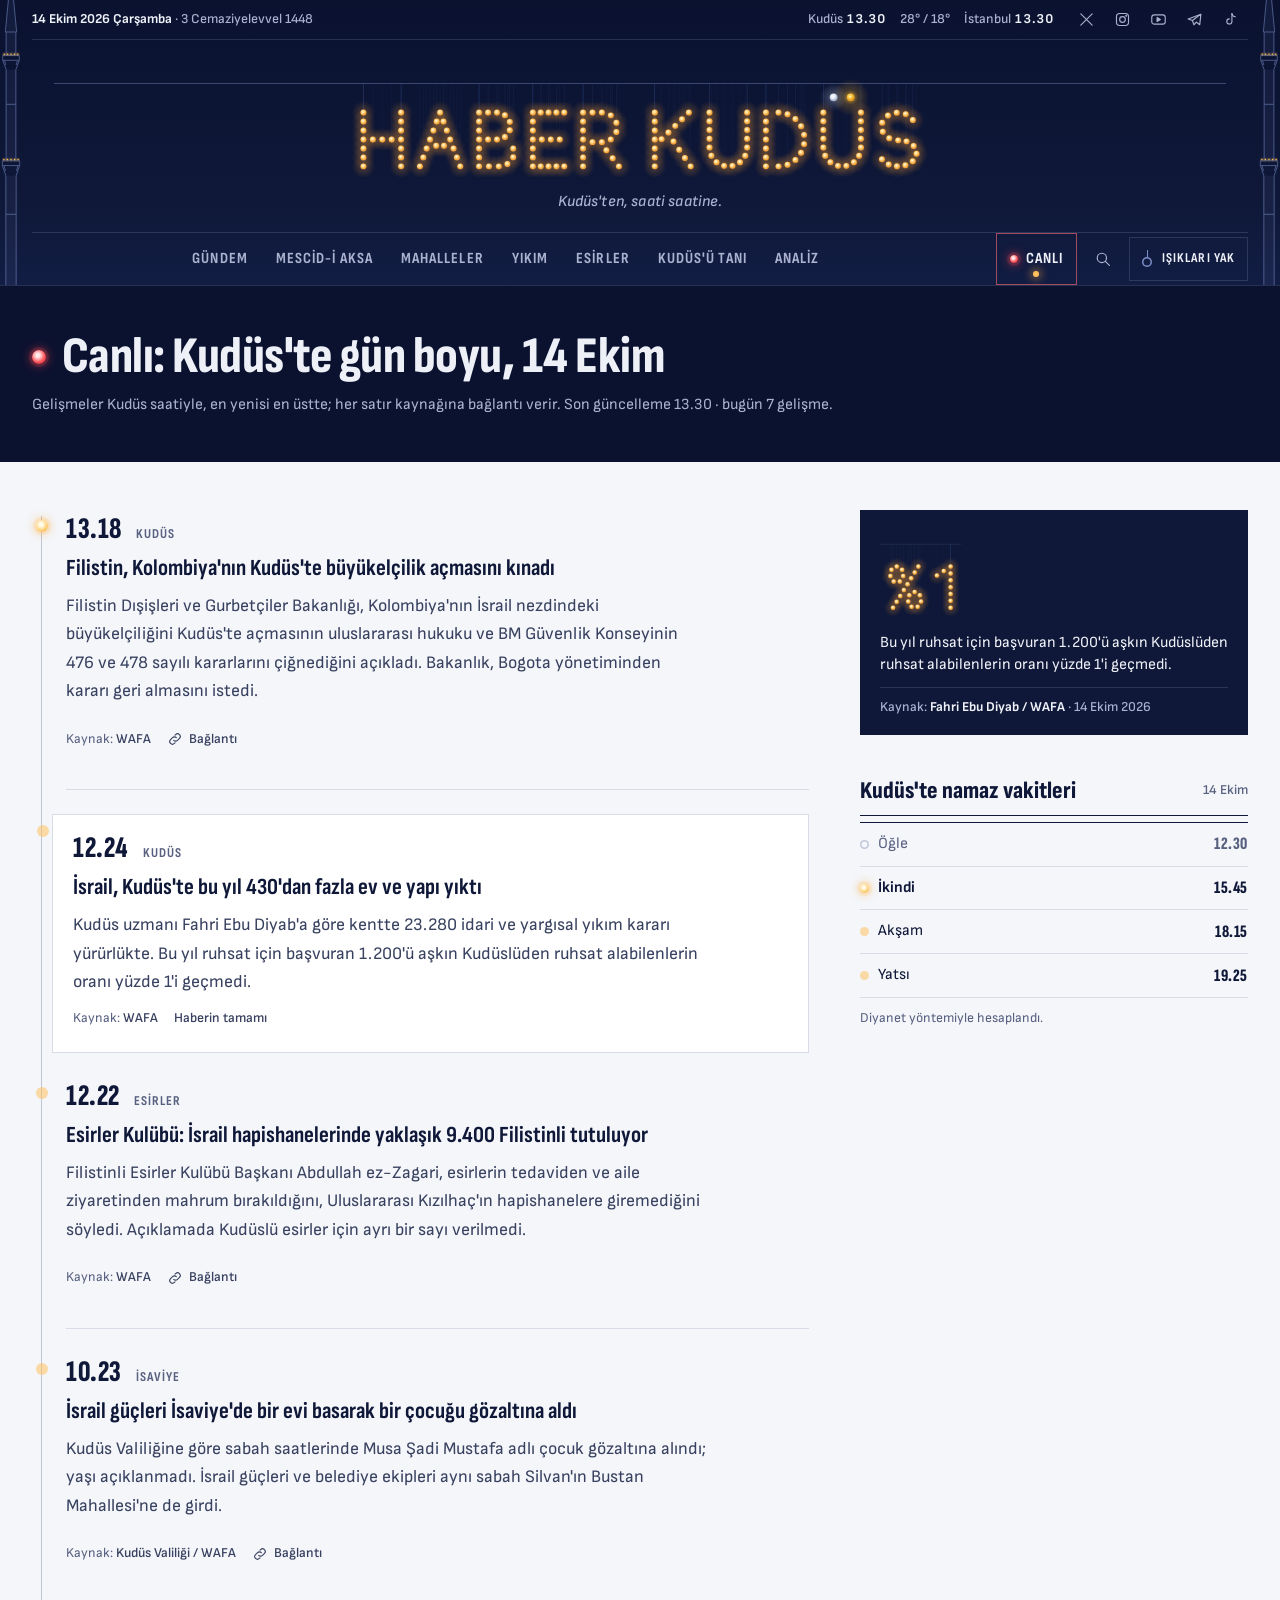
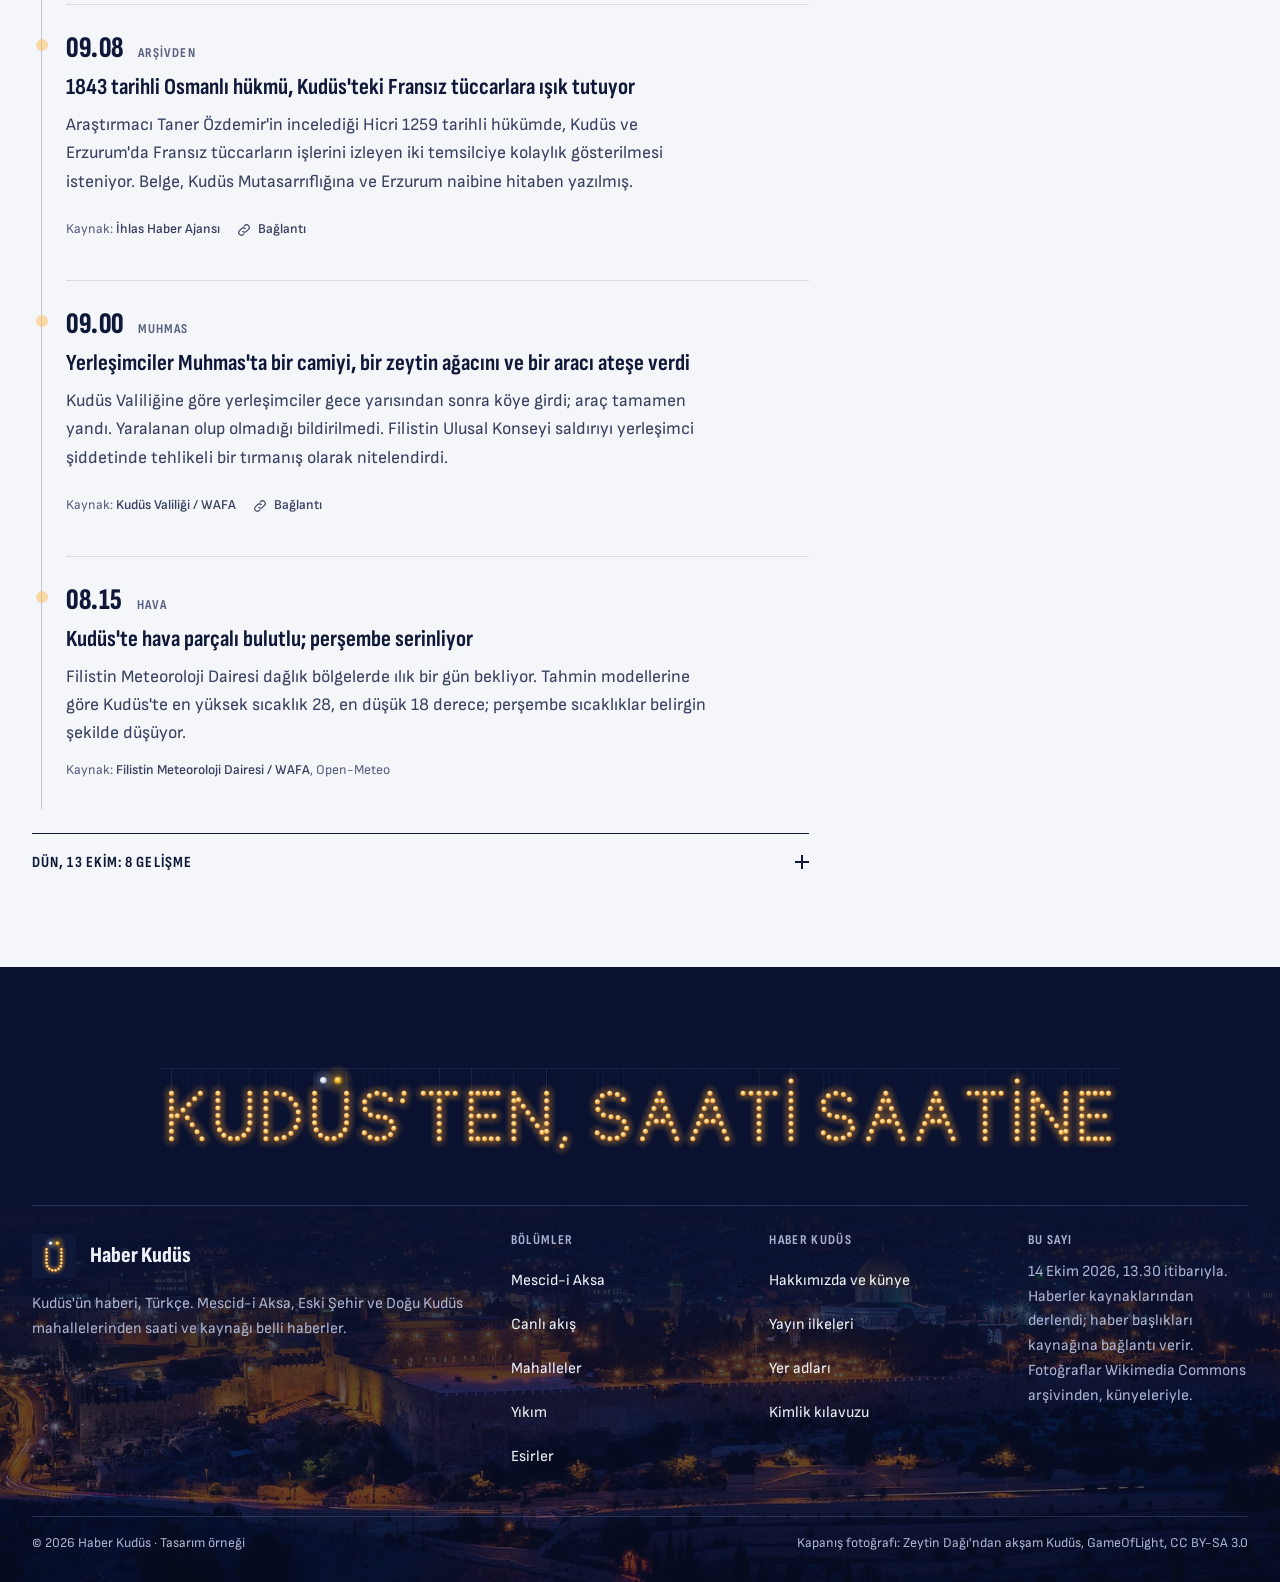
<file: canli.html>
<!doctype html>
<html lang="tr">
<head>
<meta charset="utf-8">
<meta name="viewport" content="width=device-width,initial-scale=1,viewport-fit=cover">
<meta name="robots" content="noindex,nofollow">
<title>Canlı: Kudüs'te gün boyu, 14 Ekim — Haber Kudüs</title>
<meta name="description" content="Kudüs'te 14 Ekim 2026'nın gelişmeleri, saat saat ve kaynaklarıyla.">
<meta name="theme-color" content="#0f1838">
<meta property="og:type" content="website">
<meta property="og:site_name" content="Haber Kudüs">
<meta property="og:locale" content="tr_TR">
<meta property="og:title" content="Canlı: Kudüs'te gün boyu, 14 Ekim">
<meta property="og:description" content="Kudüs'te günün gelişmeleri, saat saat ve kaynaklarıyla.">
<meta property="og:url" content="https://taktek-dev.github.io/haber-kudus-prototype/canli.html">
<meta property="og:image" content="https://taktek-dev.github.io/haber-kudus-prototype/assets/brand/png/og-ana.png">
<meta property="og:image:width" content="1200">
<meta property="og:image:height" content="630">
<meta name="twitter:card" content="summary_large_image">
<link rel="apple-touch-icon" href="assets/brand/png/apple-touch-icon.png">
<link rel="icon" href="assets/brand/favicon.svg?v=3" type="image/svg+xml">
<link rel="preload" href="assets/fonts/sofia-sans-condensed-normal-latin.woff2" as="font" type="font/woff2" crossorigin>
<link rel="preload" href="assets/fonts/sofia-sans-normal-latin.woff2" as="font" type="font/woff2" crossorigin>
<link rel="stylesheet" href="assets/css/fonts.css?v=3">
<link rel="stylesheet" href="assets/css/kudus.css?v=3">
<link rel="stylesheet" href="assets/css/home.css?v=3">
<link rel="stylesheet" href="assets/css/sayfa.css?v=3">
<script>(function(d){d.classList.add('js');var t;try{t=localStorage.getItem('hk-tema')}catch(e){}if(!t&&matchMedia('(prefers-color-scheme: dark)').matches)t='dark';d.dataset.theme=t||'light'})(document.documentElement)</script>
</head>
<body>
<!--
THESIS: the live page is one vertical rope; each development hangs from it at its hour, newest lamp brightest.
FORM: inner page of the Mahya world (seed b1a0cf79). FINISH: unreviewed and undocumented is unfinished; this build ends with the finish review, the verdict, and DESIGN.md
-->
<a class="skip" href="#icerik">İçeriğe geç</a>
<!--@parca:ust|canli-->
<header class="gok">
  <div class="wrap">
    <!--@mahya:minare-sol--><svg xmlns="http://www.w3.org/2000/svg" viewBox="0 0 40 420" class="minare" aria-hidden="true" focusable="false" data-minare="sol"><path class="minare__shade" d="M20 22L12.8 98H27.2Z M13.8 98H26.2V128H13.8Z M13.8 146H26.2V262H13.8Z M13.4 281H26.6V420H13.4Z"/><path class="minare__body" d="M20 22V9M18.4 15.5a1.6 1.6 0 1 0 3.2 0a1.6 1.6 0 1 0 -3.2 0M23.2 5.2a4.2 4.2 0 1 1 -6.4 0a3.3 3.3 0 1 0 6.4 0M20 22L12.8 98H27.2ZM13.8 98V128M26.2 98V128M9.5 128H30.5V134H9.5ZM9.5 134L13.8 146M30.5 134L26.2 146M11.6 134L13.4 140M28.4 134L26.6 140M13.8 146V262M26.2 146V262M13.8 190H26.2M9 262H31V268H9ZM9 268L13.4 281M31 268L26.6 281M11.2 268L13 275M28.8 268L27 275M13.4 281V420M26.6 281V420M13.4 330H26.6"/><circle class="minare__glow" cx="11.4" cy="126.4" r="2.6"/><circle class="minare__lamp" cx="11.4" cy="126.4" r=".95"/><circle class="minare__glow" cx="15.7" cy="126.4" r="2.6"/><circle class="minare__lamp" cx="15.7" cy="126.4" r=".95"/><circle class="minare__glow" cx="20" cy="126.4" r="2.6"/><circle class="minare__lamp" cx="20" cy="126.4" r=".95"/><circle class="minare__glow" cx="24.3" cy="126.4" r="2.6"/><circle class="minare__lamp" cx="24.3" cy="126.4" r=".95"/><circle class="minare__glow" cx="28.6" cy="126.4" r="2.6"/><circle class="minare__lamp" cx="28.6" cy="126.4" r=".95"/><circle class="minare__glow" cx="11" cy="260.4" r="2.6"/><circle class="minare__lamp" cx="11" cy="260.4" r=".95"/><circle class="minare__glow" cx="15.5" cy="260.4" r="2.6"/><circle class="minare__lamp" cx="15.5" cy="260.4" r=".95"/><circle class="minare__glow" cx="20" cy="260.4" r="2.6"/><circle class="minare__lamp" cx="20" cy="260.4" r=".95"/><circle class="minare__glow" cx="24.5" cy="260.4" r="2.6"/><circle class="minare__lamp" cx="24.5" cy="260.4" r=".95"/><circle class="minare__glow" cx="29" cy="260.4" r="2.6"/><circle class="minare__lamp" cx="29" cy="260.4" r=".95"/></svg><!--/@mahya-->
    <!--@mahya:minare-sag--><svg xmlns="http://www.w3.org/2000/svg" viewBox="0 0 40 420" class="minare" aria-hidden="true" focusable="false" data-minare="sag"><path class="minare__shade" d="M20 22L12.8 98H27.2Z M13.8 98H26.2V128H13.8Z M13.8 146H26.2V262H13.8Z M13.4 281H26.6V420H13.4Z"/><path class="minare__body" d="M20 22V9M18.4 15.5a1.6 1.6 0 1 0 3.2 0a1.6 1.6 0 1 0 -3.2 0M23.2 5.2a4.2 4.2 0 1 1 -6.4 0a3.3 3.3 0 1 0 6.4 0M20 22L12.8 98H27.2ZM13.8 98V128M26.2 98V128M9.5 128H30.5V134H9.5ZM9.5 134L13.8 146M30.5 134L26.2 146M11.6 134L13.4 140M28.4 134L26.6 140M13.8 146V262M26.2 146V262M13.8 190H26.2M9 262H31V268H9ZM9 268L13.4 281M31 268L26.6 281M11.2 268L13 275M28.8 268L27 275M13.4 281V420M26.6 281V420M13.4 330H26.6"/><circle class="minare__glow" cx="11.4" cy="126.4" r="2.6"/><circle class="minare__lamp" cx="11.4" cy="126.4" r=".95"/><circle class="minare__glow" cx="15.7" cy="126.4" r="2.6"/><circle class="minare__lamp" cx="15.7" cy="126.4" r=".95"/><circle class="minare__glow" cx="20" cy="126.4" r="2.6"/><circle class="minare__lamp" cx="20" cy="126.4" r=".95"/><circle class="minare__glow" cx="24.3" cy="126.4" r="2.6"/><circle class="minare__lamp" cx="24.3" cy="126.4" r=".95"/><circle class="minare__glow" cx="28.6" cy="126.4" r="2.6"/><circle class="minare__lamp" cx="28.6" cy="126.4" r=".95"/><circle class="minare__glow" cx="11" cy="260.4" r="2.6"/><circle class="minare__lamp" cx="11" cy="260.4" r=".95"/><circle class="minare__glow" cx="15.5" cy="260.4" r="2.6"/><circle class="minare__lamp" cx="15.5" cy="260.4" r=".95"/><circle class="minare__glow" cx="20" cy="260.4" r="2.6"/><circle class="minare__lamp" cx="20" cy="260.4" r=".95"/><circle class="minare__glow" cx="24.5" cy="260.4" r="2.6"/><circle class="minare__lamp" cx="24.5" cy="260.4" r=".95"/><circle class="minare__glow" cx="29" cy="260.4" r="2.6"/><circle class="minare__lamp" cx="29" cy="260.4" r=".95"/></svg><!--/@mahya-->
    <div class="gok__ust">
      <span class="tarih"><b>14 Ekim 2026 Çarşamba</b><span class="hicri"> · 3 Cemaziyelevvel 1448</span></span>
      <span class="saatler"><span>Kudüs <time datetime="2026-10-14T13:30+03:00">13.30</time></span><span class="hava">28° / 18°</span><span>İstanbul <time datetime="2026-10-14T13:30+03:00">13.30</time></span>
        <span class="sosyal" aria-label="Haber Kudüs sosyal medyada">
          <a href="#takip" aria-label="X"><svg viewBox="0 0 24 24" class="ico" aria-hidden="true"><path d="M4 4l16 16M20 4L4 20"/></svg></a>
          <a href="#takip" aria-label="Instagram"><svg viewBox="0 0 24 24" class="ico" aria-hidden="true"><rect x="3.5" y="3.5" width="17" height="17" rx="4.5"/><circle cx="12" cy="12" r="4"/><circle cx="17.2" cy="6.8" r=".6" fill="currentColor"/></svg></a>
          <a href="#takip" aria-label="YouTube"><svg viewBox="0 0 24 24" class="ico" aria-hidden="true"><rect x="2.5" y="5.5" width="19" height="13" rx="3.5"/><path d="M10 9.3v5.4l4.6-2.7z" fill="currentColor"/></svg></a>
          <a href="#takip" aria-label="Telegram"><svg viewBox="0 0 24 24" class="ico" aria-hidden="true"><path d="M21 4.5L3 11.3l6 2.1 2.2 6.1 3.2-3.9 5 3.7z"/><path d="M9 13.4l8.4-6.3"/></svg></a>
          <a href="#takip" aria-label="TikTok"><svg viewBox="0 0 24 24" class="ico" aria-hidden="true"><path d="M14 3.5v11.2a3.6 3.6 0 1 1-3.6-3.6"/><path d="M14 3.5c.4 2.6 2.2 4.4 4.8 4.6"/></svg></a>
        </span>
      </span>
    </div>
    <div class="mast">
      <span class="mast__ip" data-ip aria-hidden="true"></span>
      <a class="mast__logo plain" href="home.html" aria-label="Haber Kudüs, ana sayfa"><!--@mahya:masthead--><svg xmlns="http://www.w3.org/2000/svg" viewBox="-3 -9.5 129.4 24.5" class="mahya mahya--night" role="img" aria-label="Haber Kudüs" data-mahya="masthead"><defs><radialGradient id="mhh"><stop offset="0" stop-color="#ffb648" stop-opacity=".55"/><stop offset=".35" stop-color="#ff9f2e" stop-opacity=".18"/><stop offset="1" stop-color="#ff9f2e" stop-opacity="0"/></radialGradient><radialGradient id="mhc" cx=".42" cy=".38"><stop offset="0" stop-color="#fffbe9"/><stop offset=".55" stop-color="#ffd27a"/><stop offset="1" stop-color="#f3a23a"/></radialGradient><radialGradient id="mhk" cx=".42" cy=".38"><stop offset="0" stop-color="#fff6d1"/><stop offset=".45" stop-color="#ffcf4a"/><stop offset="1" stop-color="#e09a1c"/></radialGradient><radialGradient id="mhs" cx=".42" cy=".38"><stop offset="0" stop-color="#ffffff"/><stop offset=".6" stop-color="#e4ebf7"/><stop offset="1" stop-color="#a9b6cc"/></radialGradient><radialGradient id="mhkh"><stop offset="0" stop-color="#ffc83a" stop-opacity=".75"/><stop offset=".4" stop-color="#ffb21f" stop-opacity=".22"/><stop offset="1" stop-color="#ffb21f" stop-opacity="0"/></radialGradient><radialGradient id="mhsh"><stop offset="0" stop-color="#dfe8ff" stop-opacity=".3"/><stop offset="1" stop-color="#dfe8ff" stop-opacity="0"/></radialGradient></defs><g class="mahya__rig"><line class="mahya__rope" x1="-3" y1="-6.5" x2="126.4" y2="-6.5"/><path class="mahya__threads" d="M0 -6.5V0M0 -6.5V2M0 -6.5V4M0 -6.5V6M0 -6.5V8M0 -6.5V10M0 -6.5V12M8.4 -6.5V0M8.4 -6.5V2M8.4 -6.5V4M8.4 -6.5V6M8.4 -6.5V8M8.4 -6.5V10M8.4 -6.5V12M2.1 -6.5V6M4.2 -6.5V6M6.3 -6.5V6M12.6 -6.5V12M13.35 -6.5V10M14.1 -6.5V8M14.85 -6.5V6M15.6 -6.5V4M16.35 -6.5V2M17.1 -6.5V0M17.85 -6.5V2M18.6 -6.5V4M19.35 -6.5V6M20.1 -6.5V8M20.85 -6.5V10M21.6 -6.5V12M16.23 -6.5V7.4M17.97 -6.5V7.4M25.8 -6.5V0M25.8 -6.5V2M25.8 -6.5V4M25.8 -6.5V6M25.8 -6.5V8M25.8 -6.5V10M25.8 -6.5V12M27.8 -6.5V0M29.8 -6.5V0M31.56 -6.5V0.57M32.65 -6.5V2.07M32.65 -6.5V3.93M31.56 -6.5V5.43M29.8 -6.5V6M27.8 -6.5V6M33.41 -6.5V8.02M33.41 -6.5V9.98M32.12 -6.5V11.48M30.2 -6.5V12M28 -6.5V12M37.8 -6.5V0M37.8 -6.5V2M37.8 -6.5V4M37.8 -6.5V6M37.8 -6.5V8M37.8 -6.5V10M37.8 -6.5V12M39.55 -6.5V0M41.3 -6.5V0M43.05 -6.5V0M44.8 -6.5V0M39.8 -6.5V6M41.8 -6.5V6M43.8 -6.5V6M39.55 -6.5V12M41.3 -6.5V12M43.05 -6.5V12M44.8 -6.5V12M49 -6.5V0M49 -6.5V2M49 -6.5V4M49 -6.5V6M49 -6.5V8M49 -6.5V10M49 -6.5V12M51.1 -6.5V0M53.2 -6.5V0M55.18 -6.5V0.62M56.43 -6.5V2.27M56.43 -6.5V4.33M55.18 -6.5V5.98M53.2 -6.5V6.6M51.1 -6.5V6.6M54.2 -6.5V8.4M55.6 -6.5V10.2M57 -6.5V12M65 -6.5V0M65 -6.5V2M65 -6.5V4M65 -6.5V6M65 -6.5V8M65 -6.5V10M65 -6.5V12M72.6 -6.5V0M71.08 -6.5V1.48M69.56 -6.5V2.96M68.04 -6.5V4.44M66.52 -6.5V5.92M69.17 -6.5V6.45M70.45 -6.5V8.3M71.72 -6.5V10.15M73 -6.5V12M77.2 -6.5V0M77.2 -6.5V1.95M77.2 -6.5V3.9M77.2 -6.5V5.85M77.2 -6.5V7.8M77.62 -6.5V9.62M78.78 -6.5V11.08M80.47 -6.5V11.89M82.33 -6.5V11.89M84.02 -6.5V11.08M85.18 -6.5V9.62M85.6 -6.5V7.8M85.6 -6.5V5.85M85.6 -6.5V3.9M85.6 -6.5V1.95M85.6 -6.5V0M89.8 -6.5V0M89.8 -6.5V2M89.8 -6.5V4M89.8 -6.5V6M89.8 -6.5V8M89.8 -6.5V10M89.8 -6.5V12M92.6 -6.5V0M94.61 -6.5V0.37M96.37 -6.5V1.44M97.64 -6.5V3.04M98.31 -6.5V4.97M98.31 -6.5V7.03M97.64 -6.5V8.96M96.37 -6.5V10.56M94.61 -6.5V11.63M92.6 -6.5V12M102.6 -6.5V0M102.6 -6.5V1.95M102.6 -6.5V3.9M102.6 -6.5V5.85M102.6 -6.5V7.8M103.02 -6.5V9.62M104.18 -6.5V11.08M105.87 -6.5V11.89M107.73 -6.5V11.89M109.42 -6.5V11.08M110.58 -6.5V9.62M111 -6.5V7.8M111 -6.5V5.85M111 -6.5V3.9M111 -6.5V1.95M111 -6.5V0M104.9 -6.5V-3.4M108.7 -6.5V-3.4M122.57 -6.5V1.64M120.99 -6.5V0.34M118.97 -6.5V0.01M117.02 -6.5V0.66M115.74 -6.5V2.25M115.87 -6.5V4.26M117.31 -6.5V5.71M119.3 -6.5V6.2M121.17 -6.5V6.42M122.75 -6.5V7.45M123.4 -6.5V9.19M122.55 -6.5V10.84M120.91 -6.5V11.76M119.02 -6.5V11.99M117.18 -6.5V11.57M115.68 -6.5V10.43"/></g><g class="mahya__halos"><circle cx="0" cy="0" r="2.6" fill="url(#mhh)" style="--i:0"/><circle cx="0" cy="2" r="2.6" fill="url(#mhh)" style="--i:1"/><circle cx="0" cy="4" r="2.6" fill="url(#mhh)" style="--i:2"/><circle cx="0" cy="6" r="2.6" fill="url(#mhh)" style="--i:3"/><circle cx="0" cy="8" r="2.6" fill="url(#mhh)" style="--i:4"/><circle cx="0" cy="10" r="2.6" fill="url(#mhh)" style="--i:5"/><circle cx="0" cy="12" r="2.6" fill="url(#mhh)" style="--i:6"/><circle cx="8.4" cy="0" r="2.6" fill="url(#mhh)" style="--i:10"/><circle cx="8.4" cy="2" r="2.6" fill="url(#mhh)" style="--i:11"/><circle cx="8.4" cy="4" r="2.6" fill="url(#mhh)" style="--i:12"/><circle cx="8.4" cy="6" r="2.6" fill="url(#mhh)" style="--i:13"/><circle cx="8.4" cy="8" r="2.6" fill="url(#mhh)" style="--i:14"/><circle cx="8.4" cy="10" r="2.6" fill="url(#mhh)" style="--i:15"/><circle cx="8.4" cy="12" r="2.6" fill="url(#mhh)" style="--i:16"/><circle cx="2.1" cy="6" r="2.6" fill="url(#mhh)" style="--i:7"/><circle cx="4.2" cy="6" r="2.6" fill="url(#mhh)" style="--i:8"/><circle cx="6.3" cy="6" r="2.6" fill="url(#mhh)" style="--i:9"/><circle cx="12.6" cy="12" r="2.6" fill="url(#mhh)" style="--i:17"/><circle cx="13.35" cy="10" r="2.6" fill="url(#mhh)" style="--i:18"/><circle cx="14.1" cy="8" r="2.6" fill="url(#mhh)" style="--i:19"/><circle cx="14.85" cy="6" r="2.6" fill="url(#mhh)" style="--i:20"/><circle cx="15.6" cy="4" r="2.6" fill="url(#mhh)" style="--i:21"/><circle cx="16.35" cy="2" r="2.6" fill="url(#mhh)" style="--i:22"/><circle cx="17.1" cy="0" r="2.6" fill="url(#mhh)" style="--i:23"/><circle cx="17.85" cy="2" r="2.6" fill="url(#mhh)" style="--i:25"/><circle cx="18.6" cy="4" r="2.6" fill="url(#mhh)" style="--i:27"/><circle cx="19.35" cy="6" r="2.6" fill="url(#mhh)" style="--i:28"/><circle cx="20.1" cy="8" r="2.6" fill="url(#mhh)" style="--i:29"/><circle cx="20.85" cy="10" r="2.6" fill="url(#mhh)" style="--i:30"/><circle cx="21.6" cy="12" r="2.6" fill="url(#mhh)" style="--i:31"/><circle cx="16.23" cy="7.4" r="2.6" fill="url(#mhh)" style="--i:24"/><circle cx="17.97" cy="7.4" r="2.6" fill="url(#mhh)" style="--i:26"/><circle cx="25.8" cy="0" r="2.6" fill="url(#mhh)" style="--i:32"/><circle cx="25.8" cy="2" r="2.6" fill="url(#mhh)" style="--i:33"/><circle cx="25.8" cy="4" r="2.6" fill="url(#mhh)" style="--i:34"/><circle cx="25.8" cy="6" r="2.6" fill="url(#mhh)" style="--i:35"/><circle cx="25.8" cy="8" r="2.6" fill="url(#mhh)" style="--i:36"/><circle cx="25.8" cy="10" r="2.6" fill="url(#mhh)" style="--i:37"/><circle cx="25.8" cy="12" r="2.6" fill="url(#mhh)" style="--i:39"/><circle cx="27.8" cy="0" r="2.6" fill="url(#mhh)" style="--i:38"/><circle cx="29.8" cy="0" r="2.6" fill="url(#mhh)" style="--i:41"/><circle cx="31.56" cy="0.57" r="2.6" fill="url(#mhh)" style="--i:44"/><circle cx="32.65" cy="2.07" r="2.6" fill="url(#mhh)" style="--i:47"/><circle cx="32.65" cy="3.93" r="2.6" fill="url(#mhh)" style="--i:48"/><circle cx="31.56" cy="5.43" r="2.6" fill="url(#mhh)" style="--i:46"/><circle cx="29.8" cy="6" r="2.6" fill="url(#mhh)" style="--i:43"/><circle cx="27.8" cy="6" r="2.6" fill="url(#mhh)" style="--i:40"/><circle cx="33.41" cy="8.02" r="2.6" fill="url(#mhh)" style="--i:50"/><circle cx="33.41" cy="9.98" r="2.6" fill="url(#mhh)" style="--i:51"/><circle cx="32.12" cy="11.48" r="2.6" fill="url(#mhh)" style="--i:49"/><circle cx="30.2" cy="12" r="2.6" fill="url(#mhh)" style="--i:45"/><circle cx="28" cy="12" r="2.6" fill="url(#mhh)" style="--i:42"/><circle cx="37.8" cy="0" r="2.6" fill="url(#mhh)" style="--i:52"/><circle cx="37.8" cy="2" r="2.6" fill="url(#mhh)" style="--i:53"/><circle cx="37.8" cy="4" r="2.6" fill="url(#mhh)" style="--i:54"/><circle cx="37.8" cy="6" r="2.6" fill="url(#mhh)" style="--i:55"/><circle cx="37.8" cy="8" r="2.6" fill="url(#mhh)" style="--i:56"/><circle cx="37.8" cy="10" r="2.6" fill="url(#mhh)" style="--i:58"/><circle cx="37.8" cy="12" r="2.6" fill="url(#mhh)" style="--i:59"/><circle cx="39.55" cy="0" r="2.6" fill="url(#mhh)" style="--i:57"/><circle cx="41.3" cy="0" r="2.6" fill="url(#mhh)" style="--i:61"/><circle cx="43.05" cy="0" r="2.6" fill="url(#mhh)" style="--i:64"/><circle cx="44.8" cy="0" r="2.6" fill="url(#mhh)" style="--i:66"/><circle cx="39.8" cy="6" r="2.6" fill="url(#mhh)" style="--i:60"/><circle cx="41.8" cy="6" r="2.6" fill="url(#mhh)" style="--i:63"/><circle cx="43.8" cy="6" r="2.6" fill="url(#mhh)" style="--i:67"/><circle cx="39.55" cy="12" r="2.6" fill="url(#mhh)" style="--i:62"/><circle cx="41.3" cy="12" r="2.6" fill="url(#mhh)" style="--i:65"/><circle cx="43.05" cy="12" r="2.6" fill="url(#mhh)" style="--i:68"/><circle cx="44.8" cy="12" r="2.6" fill="url(#mhh)" style="--i:69"/><circle cx="49" cy="0" r="2.6" fill="url(#mhh)" style="--i:70"/><circle cx="49" cy="2" r="2.6" fill="url(#mhh)" style="--i:71"/><circle cx="49" cy="4" r="2.6" fill="url(#mhh)" style="--i:72"/><circle cx="49" cy="6" r="2.6" fill="url(#mhh)" style="--i:73"/><circle cx="49" cy="8" r="2.6" fill="url(#mhh)" style="--i:74"/><circle cx="49" cy="10" r="2.6" fill="url(#mhh)" style="--i:75"/><circle cx="49" cy="12" r="2.6" fill="url(#mhh)" style="--i:77"/><circle cx="51.1" cy="0" r="2.6" fill="url(#mhh)" style="--i:76"/><circle cx="53.2" cy="0" r="2.6" fill="url(#mhh)" style="--i:79"/><circle cx="55.18" cy="0.62" r="2.6" fill="url(#mhh)" style="--i:81"/><circle cx="56.43" cy="2.27" r="2.6" fill="url(#mhh)" style="--i:84"/><circle cx="56.43" cy="4.33" r="2.6" fill="url(#mhh)" style="--i:85"/><circle cx="55.18" cy="5.98" r="2.6" fill="url(#mhh)" style="--i:83"/><circle cx="53.2" cy="6.6" r="2.6" fill="url(#mhh)" style="--i:80"/><circle cx="51.1" cy="6.6" r="2.6" fill="url(#mhh)" style="--i:78"/><circle cx="54.2" cy="8.4" r="2.6" fill="url(#mhh)" style="--i:82"/><circle cx="55.6" cy="10.2" r="2.6" fill="url(#mhh)" style="--i:86"/><circle cx="57" cy="12" r="2.6" fill="url(#mhh)" style="--i:87"/><circle cx="65" cy="0" r="2.6" fill="url(#mhh)" style="--i:88"/><circle cx="65" cy="2" r="2.6" fill="url(#mhh)" style="--i:89"/><circle cx="65" cy="4" r="2.6" fill="url(#mhh)" style="--i:90"/><circle cx="65" cy="6" r="2.6" fill="url(#mhh)" style="--i:91"/><circle cx="65" cy="8" r="2.6" fill="url(#mhh)" style="--i:92"/><circle cx="65" cy="10" r="2.6" fill="url(#mhh)" style="--i:93"/><circle cx="65" cy="12" r="2.6" fill="url(#mhh)" style="--i:94"/><circle cx="72.6" cy="0" r="2.6" fill="url(#mhh)" style="--i:101"/><circle cx="71.08" cy="1.48" r="2.6" fill="url(#mhh)" style="--i:99"/><circle cx="69.56" cy="2.96" r="2.6" fill="url(#mhh)" style="--i:97"/><circle cx="68.04" cy="4.44" r="2.6" fill="url(#mhh)" style="--i:96"/><circle cx="66.52" cy="5.92" r="2.6" fill="url(#mhh)" style="--i:95"/><circle cx="69.17" cy="6.45" r="2.6" fill="url(#mhh)" style="--i:98"/><circle cx="70.45" cy="8.3" r="2.6" fill="url(#mhh)" style="--i:100"/><circle cx="71.72" cy="10.15" r="2.6" fill="url(#mhh)" style="--i:102"/><circle cx="73" cy="12" r="2.6" fill="url(#mhh)" style="--i:103"/><circle cx="77.2" cy="0" r="2.6" fill="url(#mhh)" style="--i:104"/><circle cx="77.2" cy="1.95" r="2.6" fill="url(#mhh)" style="--i:105"/><circle cx="77.2" cy="3.9" r="2.6" fill="url(#mhh)" style="--i:106"/><circle cx="77.2" cy="5.85" r="2.6" fill="url(#mhh)" style="--i:107"/><circle cx="77.2" cy="7.8" r="2.6" fill="url(#mhh)" style="--i:108"/><circle cx="77.62" cy="9.62" r="2.6" fill="url(#mhh)" style="--i:109"/><circle cx="78.78" cy="11.08" r="2.6" fill="url(#mhh)" style="--i:110"/><circle cx="80.47" cy="11.89" r="2.6" fill="url(#mhh)" style="--i:111"/><circle cx="82.33" cy="11.89" r="2.6" fill="url(#mhh)" style="--i:112"/><circle cx="84.02" cy="11.08" r="2.6" fill="url(#mhh)" style="--i:115"/><circle cx="85.18" cy="9.62" r="2.6" fill="url(#mhh)" style="--i:118"/><circle cx="85.6" cy="7.8" r="2.6" fill="url(#mhh)" style="--i:119"/><circle cx="85.6" cy="5.85" r="2.6" fill="url(#mhh)" style="--i:117"/><circle cx="85.6" cy="3.9" r="2.6" fill="url(#mhh)" style="--i:116"/><circle cx="85.6" cy="1.95" r="2.6" fill="url(#mhh)" style="--i:114"/><circle cx="85.6" cy="0" r="2.6" fill="url(#mhh)" style="--i:113"/><circle cx="89.8" cy="0" r="2.6" fill="url(#mhh)" style="--i:120"/><circle cx="89.8" cy="2" r="2.6" fill="url(#mhh)" style="--i:121"/><circle cx="89.8" cy="4" r="2.6" fill="url(#mhh)" style="--i:122"/><circle cx="89.8" cy="6" r="2.6" fill="url(#mhh)" style="--i:123"/><circle cx="89.8" cy="8" r="2.6" fill="url(#mhh)" style="--i:124"/><circle cx="89.8" cy="10" r="2.6" fill="url(#mhh)" style="--i:125"/><circle cx="89.8" cy="12" r="2.6" fill="url(#mhh)" style="--i:126"/><circle cx="92.6" cy="0" r="2.6" fill="url(#mhh)" style="--i:127"/><circle cx="94.61" cy="0.37" r="2.6" fill="url(#mhh)" style="--i:128"/><circle cx="96.37" cy="1.44" r="2.6" fill="url(#mhh)" style="--i:130"/><circle cx="97.64" cy="3.04" r="2.6" fill="url(#mhh)" style="--i:132"/><circle cx="98.31" cy="4.97" r="2.6" fill="url(#mhh)" style="--i:134"/><circle cx="98.31" cy="7.03" r="2.6" fill="url(#mhh)" style="--i:136"/><circle cx="97.64" cy="8.96" r="2.6" fill="url(#mhh)" style="--i:135"/><circle cx="96.37" cy="10.56" r="2.6" fill="url(#mhh)" style="--i:133"/><circle cx="94.61" cy="11.63" r="2.6" fill="url(#mhh)" style="--i:131"/><circle cx="92.6" cy="12" r="2.6" fill="url(#mhh)" style="--i:129"/><circle cx="102.6" cy="0" r="2.6" fill="url(#mhh)" style="--i:137"/><circle cx="102.6" cy="1.95" r="2.6" fill="url(#mhh)" style="--i:138"/><circle cx="102.6" cy="3.9" r="2.6" fill="url(#mhh)" style="--i:139"/><circle cx="102.6" cy="5.85" r="2.6" fill="url(#mhh)" style="--i:140"/><circle cx="102.6" cy="7.8" r="2.6" fill="url(#mhh)" style="--i:141"/><circle cx="103.02" cy="9.62" r="2.6" fill="url(#mhh)" style="--i:142"/><circle cx="104.18" cy="11.08" r="2.6" fill="url(#mhh)" style="--i:143"/><circle cx="105.87" cy="11.89" r="2.6" fill="url(#mhh)" style="--i:144"/><circle cx="107.73" cy="11.89" r="2.6" fill="url(#mhh)" style="--i:145"/><circle cx="109.42" cy="11.08" r="2.6" fill="url(#mhh)" style="--i:148"/><circle cx="110.58" cy="9.62" r="2.6" fill="url(#mhh)" style="--i:151"/><circle cx="111" cy="7.8" r="2.6" fill="url(#mhh)" style="--i:152"/><circle cx="111" cy="5.85" r="2.6" fill="url(#mhh)" style="--i:150"/><circle cx="111" cy="3.9" r="2.6" fill="url(#mhh)" style="--i:149"/><circle cx="111" cy="1.95" r="2.6" fill="url(#mhh)" style="--i:147"/><circle cx="111" cy="0" r="2.6" fill="url(#mhh)" style="--i:146"/><circle cx="104.9" cy="-3.4" r="3.12" fill="url(#mhsh)" style="--i:169"/><circle cx="108.7" cy="-3.4" r="4.16" fill="url(#mhkh)" style="--i:170"/><circle cx="122.57" cy="1.64" r="2.6" fill="url(#mhh)" style="--i:164"/><circle cx="120.99" cy="0.34" r="2.6" fill="url(#mhh)" style="--i:161"/><circle cx="118.97" cy="0.01" r="2.6" fill="url(#mhh)" style="--i:158"/><circle cx="117.02" cy="0.66" r="2.6" fill="url(#mhh)" style="--i:155"/><circle cx="115.74" cy="2.25" r="2.6" fill="url(#mhh)" style="--i:153"/><circle cx="115.87" cy="4.26" r="2.6" fill="url(#mhh)" style="--i:154"/><circle cx="117.31" cy="5.71" r="2.6" fill="url(#mhh)" style="--i:157"/><circle cx="119.3" cy="6.2" r="2.6" fill="url(#mhh)" style="--i:160"/><circle cx="121.17" cy="6.42" r="2.6" fill="url(#mhh)" style="--i:163"/><circle cx="122.75" cy="7.45" r="2.6" fill="url(#mhh)" style="--i:166"/><circle cx="123.4" cy="9.19" r="2.6" fill="url(#mhh)" style="--i:168"/><circle cx="122.55" cy="10.84" r="2.6" fill="url(#mhh)" style="--i:167"/><circle cx="120.91" cy="11.76" r="2.6" fill="url(#mhh)" style="--i:165"/><circle cx="119.02" cy="11.99" r="2.6" fill="url(#mhh)" style="--i:162"/><circle cx="117.18" cy="11.57" r="2.6" fill="url(#mhh)" style="--i:159"/><circle cx="115.68" cy="10.43" r="2.6" fill="url(#mhh)" style="--i:156"/></g><g class="mahya__lamps"><circle cx="0" cy="0" r="0.66" fill="url(#mhc)" style="--i:0"/><circle cx="0" cy="2" r="0.66" fill="url(#mhc)" style="--i:1"/><circle cx="0" cy="4" r="0.66" fill="url(#mhc)" style="--i:2"/><circle cx="0" cy="6" r="0.66" fill="url(#mhc)" style="--i:3"/><circle cx="0" cy="8" r="0.66" fill="url(#mhc)" style="--i:4"/><circle cx="0" cy="10" r="0.66" fill="url(#mhc)" style="--i:5"/><circle cx="0" cy="12" r="0.66" fill="url(#mhc)" style="--i:6"/><circle cx="8.4" cy="0" r="0.66" fill="url(#mhc)" style="--i:10"/><circle cx="8.4" cy="2" r="0.66" fill="url(#mhc)" style="--i:11"/><circle cx="8.4" cy="4" r="0.66" fill="url(#mhc)" style="--i:12"/><circle cx="8.4" cy="6" r="0.66" fill="url(#mhc)" style="--i:13"/><circle cx="8.4" cy="8" r="0.66" fill="url(#mhc)" style="--i:14"/><circle cx="8.4" cy="10" r="0.66" fill="url(#mhc)" style="--i:15"/><circle cx="8.4" cy="12" r="0.66" fill="url(#mhc)" style="--i:16"/><circle cx="2.1" cy="6" r="0.66" fill="url(#mhc)" style="--i:7"/><circle cx="4.2" cy="6" r="0.66" fill="url(#mhc)" style="--i:8"/><circle cx="6.3" cy="6" r="0.66" fill="url(#mhc)" style="--i:9"/><circle cx="12.6" cy="12" r="0.66" fill="url(#mhc)" style="--i:17"/><circle cx="13.35" cy="10" r="0.66" fill="url(#mhc)" style="--i:18"/><circle cx="14.1" cy="8" r="0.66" fill="url(#mhc)" style="--i:19"/><circle cx="14.85" cy="6" r="0.66" fill="url(#mhc)" style="--i:20"/><circle cx="15.6" cy="4" r="0.66" fill="url(#mhc)" style="--i:21"/><circle cx="16.35" cy="2" r="0.66" fill="url(#mhc)" style="--i:22"/><circle cx="17.1" cy="0" r="0.66" fill="url(#mhc)" style="--i:23"/><circle cx="17.85" cy="2" r="0.66" fill="url(#mhc)" style="--i:25"/><circle cx="18.6" cy="4" r="0.66" fill="url(#mhc)" style="--i:27"/><circle cx="19.35" cy="6" r="0.66" fill="url(#mhc)" style="--i:28"/><circle cx="20.1" cy="8" r="0.66" fill="url(#mhc)" style="--i:29"/><circle cx="20.85" cy="10" r="0.66" fill="url(#mhc)" style="--i:30"/><circle cx="21.6" cy="12" r="0.66" fill="url(#mhc)" style="--i:31"/><circle cx="16.23" cy="7.4" r="0.66" fill="url(#mhc)" style="--i:24"/><circle cx="17.97" cy="7.4" r="0.66" fill="url(#mhc)" style="--i:26"/><circle cx="25.8" cy="0" r="0.66" fill="url(#mhc)" style="--i:32"/><circle cx="25.8" cy="2" r="0.66" fill="url(#mhc)" style="--i:33"/><circle cx="25.8" cy="4" r="0.66" fill="url(#mhc)" style="--i:34"/><circle cx="25.8" cy="6" r="0.66" fill="url(#mhc)" style="--i:35"/><circle cx="25.8" cy="8" r="0.66" fill="url(#mhc)" style="--i:36"/><circle cx="25.8" cy="10" r="0.66" fill="url(#mhc)" style="--i:37"/><circle cx="25.8" cy="12" r="0.66" fill="url(#mhc)" style="--i:39"/><circle cx="27.8" cy="0" r="0.66" fill="url(#mhc)" style="--i:38"/><circle cx="29.8" cy="0" r="0.66" fill="url(#mhc)" style="--i:41"/><circle cx="31.56" cy="0.57" r="0.66" fill="url(#mhc)" style="--i:44"/><circle cx="32.65" cy="2.07" r="0.66" fill="url(#mhc)" style="--i:47"/><circle cx="32.65" cy="3.93" r="0.66" fill="url(#mhc)" style="--i:48"/><circle cx="31.56" cy="5.43" r="0.66" fill="url(#mhc)" style="--i:46"/><circle cx="29.8" cy="6" r="0.66" fill="url(#mhc)" style="--i:43"/><circle cx="27.8" cy="6" r="0.66" fill="url(#mhc)" style="--i:40"/><circle cx="33.41" cy="8.02" r="0.66" fill="url(#mhc)" style="--i:50"/><circle cx="33.41" cy="9.98" r="0.66" fill="url(#mhc)" style="--i:51"/><circle cx="32.12" cy="11.48" r="0.66" fill="url(#mhc)" style="--i:49"/><circle cx="30.2" cy="12" r="0.66" fill="url(#mhc)" style="--i:45"/><circle cx="28" cy="12" r="0.66" fill="url(#mhc)" style="--i:42"/><circle cx="37.8" cy="0" r="0.66" fill="url(#mhc)" style="--i:52"/><circle cx="37.8" cy="2" r="0.66" fill="url(#mhc)" style="--i:53"/><circle cx="37.8" cy="4" r="0.66" fill="url(#mhc)" style="--i:54"/><circle cx="37.8" cy="6" r="0.66" fill="url(#mhc)" style="--i:55"/><circle cx="37.8" cy="8" r="0.66" fill="url(#mhc)" style="--i:56"/><circle cx="37.8" cy="10" r="0.66" fill="url(#mhc)" style="--i:58"/><circle cx="37.8" cy="12" r="0.66" fill="url(#mhc)" style="--i:59"/><circle cx="39.55" cy="0" r="0.66" fill="url(#mhc)" style="--i:57"/><circle cx="41.3" cy="0" r="0.66" fill="url(#mhc)" style="--i:61"/><circle cx="43.05" cy="0" r="0.66" fill="url(#mhc)" style="--i:64"/><circle cx="44.8" cy="0" r="0.66" fill="url(#mhc)" style="--i:66"/><circle cx="39.8" cy="6" r="0.66" fill="url(#mhc)" style="--i:60"/><circle cx="41.8" cy="6" r="0.66" fill="url(#mhc)" style="--i:63"/><circle cx="43.8" cy="6" r="0.66" fill="url(#mhc)" style="--i:67"/><circle cx="39.55" cy="12" r="0.66" fill="url(#mhc)" style="--i:62"/><circle cx="41.3" cy="12" r="0.66" fill="url(#mhc)" style="--i:65"/><circle cx="43.05" cy="12" r="0.66" fill="url(#mhc)" style="--i:68"/><circle cx="44.8" cy="12" r="0.66" fill="url(#mhc)" style="--i:69"/><circle cx="49" cy="0" r="0.66" fill="url(#mhc)" style="--i:70"/><circle cx="49" cy="2" r="0.66" fill="url(#mhc)" style="--i:71"/><circle cx="49" cy="4" r="0.66" fill="url(#mhc)" style="--i:72"/><circle cx="49" cy="6" r="0.66" fill="url(#mhc)" style="--i:73"/><circle cx="49" cy="8" r="0.66" fill="url(#mhc)" style="--i:74"/><circle cx="49" cy="10" r="0.66" fill="url(#mhc)" style="--i:75"/><circle cx="49" cy="12" r="0.66" fill="url(#mhc)" style="--i:77"/><circle cx="51.1" cy="0" r="0.66" fill="url(#mhc)" style="--i:76"/><circle cx="53.2" cy="0" r="0.66" fill="url(#mhc)" style="--i:79"/><circle cx="55.18" cy="0.62" r="0.66" fill="url(#mhc)" style="--i:81"/><circle cx="56.43" cy="2.27" r="0.66" fill="url(#mhc)" style="--i:84"/><circle cx="56.43" cy="4.33" r="0.66" fill="url(#mhc)" style="--i:85"/><circle cx="55.18" cy="5.98" r="0.66" fill="url(#mhc)" style="--i:83"/><circle cx="53.2" cy="6.6" r="0.66" fill="url(#mhc)" style="--i:80"/><circle cx="51.1" cy="6.6" r="0.66" fill="url(#mhc)" style="--i:78"/><circle cx="54.2" cy="8.4" r="0.66" fill="url(#mhc)" style="--i:82"/><circle cx="55.6" cy="10.2" r="0.66" fill="url(#mhc)" style="--i:86"/><circle cx="57" cy="12" r="0.66" fill="url(#mhc)" style="--i:87"/><circle cx="65" cy="0" r="0.66" fill="url(#mhc)" style="--i:88"/><circle cx="65" cy="2" r="0.66" fill="url(#mhc)" style="--i:89"/><circle cx="65" cy="4" r="0.66" fill="url(#mhc)" style="--i:90"/><circle cx="65" cy="6" r="0.66" fill="url(#mhc)" style="--i:91"/><circle cx="65" cy="8" r="0.66" fill="url(#mhc)" style="--i:92"/><circle cx="65" cy="10" r="0.66" fill="url(#mhc)" style="--i:93"/><circle cx="65" cy="12" r="0.66" fill="url(#mhc)" style="--i:94"/><circle cx="72.6" cy="0" r="0.66" fill="url(#mhc)" style="--i:101"/><circle cx="71.08" cy="1.48" r="0.66" fill="url(#mhc)" style="--i:99"/><circle cx="69.56" cy="2.96" r="0.66" fill="url(#mhc)" style="--i:97"/><circle cx="68.04" cy="4.44" r="0.66" fill="url(#mhc)" style="--i:96"/><circle cx="66.52" cy="5.92" r="0.66" fill="url(#mhc)" style="--i:95"/><circle cx="69.17" cy="6.45" r="0.66" fill="url(#mhc)" style="--i:98"/><circle cx="70.45" cy="8.3" r="0.66" fill="url(#mhc)" style="--i:100"/><circle cx="71.72" cy="10.15" r="0.66" fill="url(#mhc)" style="--i:102"/><circle cx="73" cy="12" r="0.66" fill="url(#mhc)" style="--i:103"/><circle cx="77.2" cy="0" r="0.66" fill="url(#mhc)" style="--i:104"/><circle cx="77.2" cy="1.95" r="0.66" fill="url(#mhc)" style="--i:105"/><circle cx="77.2" cy="3.9" r="0.66" fill="url(#mhc)" style="--i:106"/><circle cx="77.2" cy="5.85" r="0.66" fill="url(#mhc)" style="--i:107"/><circle cx="77.2" cy="7.8" r="0.66" fill="url(#mhc)" style="--i:108"/><circle cx="77.62" cy="9.62" r="0.66" fill="url(#mhc)" style="--i:109"/><circle cx="78.78" cy="11.08" r="0.66" fill="url(#mhc)" style="--i:110"/><circle cx="80.47" cy="11.89" r="0.66" fill="url(#mhc)" style="--i:111"/><circle cx="82.33" cy="11.89" r="0.66" fill="url(#mhc)" style="--i:112"/><circle cx="84.02" cy="11.08" r="0.66" fill="url(#mhc)" style="--i:115"/><circle cx="85.18" cy="9.62" r="0.66" fill="url(#mhc)" style="--i:118"/><circle cx="85.6" cy="7.8" r="0.66" fill="url(#mhc)" style="--i:119"/><circle cx="85.6" cy="5.85" r="0.66" fill="url(#mhc)" style="--i:117"/><circle cx="85.6" cy="3.9" r="0.66" fill="url(#mhc)" style="--i:116"/><circle cx="85.6" cy="1.95" r="0.66" fill="url(#mhc)" style="--i:114"/><circle cx="85.6" cy="0" r="0.66" fill="url(#mhc)" style="--i:113"/><circle cx="89.8" cy="0" r="0.66" fill="url(#mhc)" style="--i:120"/><circle cx="89.8" cy="2" r="0.66" fill="url(#mhc)" style="--i:121"/><circle cx="89.8" cy="4" r="0.66" fill="url(#mhc)" style="--i:122"/><circle cx="89.8" cy="6" r="0.66" fill="url(#mhc)" style="--i:123"/><circle cx="89.8" cy="8" r="0.66" fill="url(#mhc)" style="--i:124"/><circle cx="89.8" cy="10" r="0.66" fill="url(#mhc)" style="--i:125"/><circle cx="89.8" cy="12" r="0.66" fill="url(#mhc)" style="--i:126"/><circle cx="92.6" cy="0" r="0.66" fill="url(#mhc)" style="--i:127"/><circle cx="94.61" cy="0.37" r="0.66" fill="url(#mhc)" style="--i:128"/><circle cx="96.37" cy="1.44" r="0.66" fill="url(#mhc)" style="--i:130"/><circle cx="97.64" cy="3.04" r="0.66" fill="url(#mhc)" style="--i:132"/><circle cx="98.31" cy="4.97" r="0.66" fill="url(#mhc)" style="--i:134"/><circle cx="98.31" cy="7.03" r="0.66" fill="url(#mhc)" style="--i:136"/><circle cx="97.64" cy="8.96" r="0.66" fill="url(#mhc)" style="--i:135"/><circle cx="96.37" cy="10.56" r="0.66" fill="url(#mhc)" style="--i:133"/><circle cx="94.61" cy="11.63" r="0.66" fill="url(#mhc)" style="--i:131"/><circle cx="92.6" cy="12" r="0.66" fill="url(#mhc)" style="--i:129"/><circle cx="102.6" cy="0" r="0.66" fill="url(#mhc)" style="--i:137"/><circle cx="102.6" cy="1.95" r="0.66" fill="url(#mhc)" style="--i:138"/><circle cx="102.6" cy="3.9" r="0.66" fill="url(#mhc)" style="--i:139"/><circle cx="102.6" cy="5.85" r="0.66" fill="url(#mhc)" style="--i:140"/><circle cx="102.6" cy="7.8" r="0.66" fill="url(#mhc)" style="--i:141"/><circle cx="103.02" cy="9.62" r="0.66" fill="url(#mhc)" style="--i:142"/><circle cx="104.18" cy="11.08" r="0.66" fill="url(#mhc)" style="--i:143"/><circle cx="105.87" cy="11.89" r="0.66" fill="url(#mhc)" style="--i:144"/><circle cx="107.73" cy="11.89" r="0.66" fill="url(#mhc)" style="--i:145"/><circle cx="109.42" cy="11.08" r="0.66" fill="url(#mhc)" style="--i:148"/><circle cx="110.58" cy="9.62" r="0.66" fill="url(#mhc)" style="--i:151"/><circle cx="111" cy="7.8" r="0.66" fill="url(#mhc)" style="--i:152"/><circle cx="111" cy="5.85" r="0.66" fill="url(#mhc)" style="--i:150"/><circle cx="111" cy="3.9" r="0.66" fill="url(#mhc)" style="--i:149"/><circle cx="111" cy="1.95" r="0.66" fill="url(#mhc)" style="--i:147"/><circle cx="111" cy="0" r="0.66" fill="url(#mhc)" style="--i:146"/><circle cx="104.9" cy="-3.4" r="0.87" fill="url(#mhs)" class="lamp--kursun" style="--i:169"/><circle cx="108.7" cy="-3.4" r="0.87" fill="url(#mhk)" class="lamp--kubbe" style="--i:170"/><circle cx="122.57" cy="1.64" r="0.66" fill="url(#mhc)" style="--i:164"/><circle cx="120.99" cy="0.34" r="0.66" fill="url(#mhc)" style="--i:161"/><circle cx="118.97" cy="0.01" r="0.66" fill="url(#mhc)" style="--i:158"/><circle cx="117.02" cy="0.66" r="0.66" fill="url(#mhc)" style="--i:155"/><circle cx="115.74" cy="2.25" r="0.66" fill="url(#mhc)" style="--i:153"/><circle cx="115.87" cy="4.26" r="0.66" fill="url(#mhc)" style="--i:154"/><circle cx="117.31" cy="5.71" r="0.66" fill="url(#mhc)" style="--i:157"/><circle cx="119.3" cy="6.2" r="0.66" fill="url(#mhc)" style="--i:160"/><circle cx="121.17" cy="6.42" r="0.66" fill="url(#mhc)" style="--i:163"/><circle cx="122.75" cy="7.45" r="0.66" fill="url(#mhc)" style="--i:166"/><circle cx="123.4" cy="9.19" r="0.66" fill="url(#mhc)" style="--i:168"/><circle cx="122.55" cy="10.84" r="0.66" fill="url(#mhc)" style="--i:167"/><circle cx="120.91" cy="11.76" r="0.66" fill="url(#mhc)" style="--i:165"/><circle cx="119.02" cy="11.99" r="0.66" fill="url(#mhc)" style="--i:162"/><circle cx="117.18" cy="11.57" r="0.66" fill="url(#mhc)" style="--i:159"/><circle cx="115.68" cy="10.43" r="0.66" fill="url(#mhc)" style="--i:156"/></g></svg><!--/@mahya--></a>
      <span class="mast__soz">Kudüs'ten, saati saatine.</span>
    </div>
    <nav class="bolumler" id="bolumler" aria-label="Bölümler">
      <button class="arac menu-dugme" type="button" aria-expanded="false" aria-controls="bolum-listesi" aria-label="Bölümleri aç"><svg viewBox="0 0 24 24" class="ico" aria-hidden="true"><path d="M4 7h16M4 12h16M4 17h10"/></svg></button>
      <ul id="bolum-listesi">
        <li><a href="home.html">Gündem</a></li>
        <li><a href="aksa.html">Mescid-i Aksa</a></li>
        <li><a href="home.html#mahalleler">Mahalleler</a></li>
        <li><a href="haber.html">Yıkım</a></li>
        <li><a href="home.html#esirler">Esirler</a></li>
        <li><a href="home.html#tani">Kudüs'ü tanı</a></li>
        <li><a href="home.html#analiz">Analiz</a></li>
      </ul>
      <div class="araclar">
        <a class="canli-dugme plain" href="canli.html" aria-current="page"><span class="lamp lamp--red is-live" aria-hidden="true"></span>Canlı</a>
        <a class="arac plain" href="#ara" data-ara-ac aria-controls="ara" aria-expanded="false" aria-label="Bugünkü sayıda ara"><svg viewBox="0 0 24 24" class="ico" aria-hidden="true"><circle cx="10.5" cy="10.5" r="6.2"/><path d="M15.2 15.2L20.5 20.5"/></svg></a>
        <button class="isik-dugme" type="button" data-isik aria-pressed="false"><span class="isik-dugme__lamba" aria-hidden="true"></span><span data-isik-etiket>Işıkları yak</span></button>
      </div>
    </nav>
  </div>
  <div class="ara" id="ara" role="search">
    <div class="wrap">
      <label for="ara-girdi">Bugünkü sayıda ara</label>
      <input id="ara-girdi" type="search" placeholder="Örnek: Silvan, Aksa, yıkım" autocomplete="off">
      <p class="ara__durum" role="status" aria-live="polite">En az iki harf yazın.</p>
      <ul class="ara__sonuc"></ul>
    </div>
  </div>
</header>
<!--/@parca-->

<main id="icerik">
  <section class="canli-bas" aria-labelledby="canli-h">
    <div class="wrap">
      <div>
        <h1 id="canli-h"><span class="lamp lamp--red is-live" aria-hidden="true"></span>Canlı: Kudüs'te gün boyu, 14 Ekim</h1>
        <p>Gelişmeler Kudüs saatiyle, en yenisi en üstte; her satır kaynağına bağlantı verir. Son güncelleme 13.30 · bugün 7 gelişme.</p>
      </div>
    </div>
  </section>

  <div class="wrap canli-govde">
    <div>
      <ol class="akis-ip" aria-label="Bugünkü gelişmeler">
        <li class="kayit" id="k1318">
          <span class="lamp" aria-hidden="true"></span>
          <div class="kayit__ust"><time datetime="2026-10-14T13:18+03:00">13.18</time><span class="yer">Kudüs</span></div>
          <h2>Filistin, Kolombiya'nın Kudüs'te büyükelçilik açmasını kınadı</h2>
          <p>Filistin Dışişleri ve Gurbetçiler Bakanlığı, Kolombiya'nın İsrail nezdindeki büyükelçiliğini Kudüs'te açmasının uluslararası hukuku ve BM Güvenlik Konseyinin 476 ve 478 sayılı kararlarını çiğnediğini açıkladı. Bakanlık, Bogota yönetiminden kararı geri almasını istedi.</p>
          <div class="kayit__alt"><span>Kaynak: <a href="https://www.wafa.ps/news/2026/10/14/الخارجية-تدين-افتتاح-كولومبيا-سفارة-لدى">WAFA</a></span><button type="button" data-kopyala="#k1318"><svg viewBox="0 0 24 24" class="ico" aria-hidden="true"><path d="M10 14a4 4 0 0 0 5.7 0l3-3a4 4 0 0 0-5.7-5.7l-1 1"/><path d="M14 10a4 4 0 0 0-5.7 0l-3 3a4 4 0 0 0 5.7 5.7l1-1"/></svg><span>Bağlantı</span></button></div>
        </li>
        <li class="kayit kayit--one" id="k1224">
          <span class="lamp lamp--dim" aria-hidden="true"></span>
          <div class="kayit__ust"><time datetime="2026-10-14T12:24+03:00">12.24</time><span class="yer">Kudüs</span></div>
          <h2><a href="haber.html">İsrail, Kudüs'te bu yıl 430'dan fazla ev ve yapı yıktı</a></h2>
          <p>Kudüs uzmanı Fahri Ebu Diyab'a göre kentte 23.280 idari ve yargısal yıkım kararı yürürlükte. Bu yıl ruhsat için başvuran 1.200'ü aşkın Kudüslüden ruhsat alabilenlerin oranı yüzde 1'i geçmedi.</p>
          <div class="kayit__alt"><span>Kaynak: <a href="https://www.wafa.ps/news/2026/10/14/أبو-دياب-الاحتلال-هدم-أكثر-من-430-منزلا">WAFA</a></span><a href="haber.html">Haberin tamamı</a></div>
        </li>
        <li class="kayit" id="k1222">
          <span class="lamp lamp--dim" aria-hidden="true"></span>
          <div class="kayit__ust"><time datetime="2026-10-14T12:22+03:00">12.22</time><span class="yer">Esirler</span></div>
          <h2>Esirler Kulübü: İsrail hapishanelerinde yaklaşık 9.400 Filistinli tutuluyor</h2>
          <p>Filistinli Esirler Kulübü Başkanı Abdullah ez-Zagari, esirlerin tedaviden ve aile ziyaretinden mahrum bırakıldığını, Uluslararası Kızılhaç'ın hapishanelere giremediğini söyledi. Açıklamada Kudüslü esirler için ayrı bir sayı verilmedi.</p>
          <div class="kayit__alt"><span>Kaynak: <a href="https://www.wafa.ps/news/2026/10/14/الزغاري-نحو-9400-أسير-في-سجون-الاحتلال-وسط">WAFA</a></span><button type="button" data-kopyala="#k1222"><svg viewBox="0 0 24 24" class="ico" aria-hidden="true"><path d="M10 14a4 4 0 0 0 5.7 0l3-3a4 4 0 0 0-5.7-5.7l-1 1"/><path d="M14 10a4 4 0 0 0-5.7 0l-3 3a4 4 0 0 0 5.7 5.7l1-1"/></svg><span>Bağlantı</span></button></div>
        </li>
        <li class="kayit" id="k1023">
          <span class="lamp lamp--dim" aria-hidden="true"></span>
          <div class="kayit__ust"><time datetime="2026-10-14T10:23+03:00">10.23</time><span class="yer">İsaviye</span></div>
          <h2>İsrail güçleri İsaviye'de bir evi basarak bir çocuğu gözaltına aldı</h2>
          <p>Kudüs Valiliğine göre sabah saatlerinde Musa Şadi Mustafa adlı çocuk gözaltına alındı; yaşı açıklanmadı. İsrail güçleri ve belediye ekipleri aynı sabah Silvan'ın Bustan Mahallesi'ne de girdi.</p>
          <div class="kayit__alt"><span>Kaynak: <a href="https://www.wafa.ps/news/2026/10/14/الاحتلال-يعتقل-طفلا-من-العيسوية">Kudüs Valiliği / WAFA</a></span><button type="button" data-kopyala="#k1023"><svg viewBox="0 0 24 24" class="ico" aria-hidden="true"><path d="M10 14a4 4 0 0 0 5.7 0l3-3a4 4 0 0 0-5.7-5.7l-1 1"/><path d="M14 10a4 4 0 0 0-5.7 0l-3 3a4 4 0 0 0 5.7 5.7l1-1"/></svg><span>Bağlantı</span></button></div>
        </li>
        <li class="kayit" id="k0908">
          <span class="lamp lamp--dim" aria-hidden="true"></span>
          <div class="kayit__ust"><time datetime="2026-10-14T09:08+03:00">09.08</time><span class="yer">Arşivden</span></div>
          <h2>1843 tarihli Osmanlı hükmü, Kudüs'teki Fransız tüccarlara ışık tutuyor</h2>
          <p>Araştırmacı Taner Özdemir'in incelediği Hicri 1259 tarihli hükümde, Kudüs ve Erzurum'da Fransız tüccarların işlerini izleyen iki temsilciye kolaylık gösterilmesi isteniyor. Belge, Kudüs Mutasarrıflığına ve Erzurum naibine hitaben yazılmış.</p>
          <div class="kayit__alt"><span>Kaynak: <a href="https://www.haberler.com/kultur-sanat/hicri-1259-tarihli-hukum-kudus-ve-erzurum-da-20327094-haberi/">İhlas Haber Ajansı</a></span><button type="button" data-kopyala="#k0908"><svg viewBox="0 0 24 24" class="ico" aria-hidden="true"><path d="M10 14a4 4 0 0 0 5.7 0l3-3a4 4 0 0 0-5.7-5.7l-1 1"/><path d="M14 10a4 4 0 0 0-5.7 0l-3 3a4 4 0 0 0 5.7 5.7l1-1"/></svg><span>Bağlantı</span></button></div>
        </li>
        <li class="kayit" id="k0900">
          <span class="lamp lamp--dim" aria-hidden="true"></span>
          <div class="kayit__ust"><time datetime="2026-10-14T09:00+03:00">09.00</time><span class="yer">Muhmas</span></div>
          <h2>Yerleşimciler Muhmas'ta bir camiyi, bir zeytin ağacını ve bir aracı ateşe verdi</h2>
          <p>Kudüs Valiliğine göre yerleşimciler gece yarısından sonra köye girdi; araç tamamen yandı. Yaralanan olup olmadığı bildirilmedi. Filistin Ulusal Konseyi saldırıyı yerleşimci şiddetinde tehlikeli bir tırmanış olarak nitelendirdi.</p>
          <div class="kayit__alt"><span>Kaynak: <a href="https://www.wafa.ps/news/2026/10/14/مستعمرون-يحرقون-مسجدا-وشجرة-زيتون-ومركبة-في">Kudüs Valiliği / WAFA</a></span><button type="button" data-kopyala="#k0900"><svg viewBox="0 0 24 24" class="ico" aria-hidden="true"><path d="M10 14a4 4 0 0 0 5.7 0l3-3a4 4 0 0 0-5.7-5.7l-1 1"/><path d="M14 10a4 4 0 0 0-5.7 0l-3 3a4 4 0 0 0 5.7 5.7l1-1"/></svg><span>Bağlantı</span></button></div>
        </li>
        <li class="kayit" id="k0815">
          <span class="lamp lamp--dim" aria-hidden="true"></span>
          <div class="kayit__ust"><time datetime="2026-10-14T08:15+03:00">08.15</time><span class="yer">Hava</span></div>
          <h2>Kudüs'te hava parçalı bulutlu; perşembe serinliyor</h2>
          <p>Filistin Meteoroloji Dairesi dağlık bölgelerde ılık bir gün bekliyor. Tahmin modellerine göre Kudüs'te en yüksek sıcaklık 28, en düşük 18 derece; perşembe sıcaklıklar belirgin şekilde düşüyor.</p>
          <div class="kayit__alt"><span>Kaynak: <a href="https://www.wafa.ps/news/2026/10/14/الطقس-أجواء-معتدلة-وارتفاع-طفيف-على-درجات">Filistin Meteoroloji Dairesi / WAFA</a>, Open-Meteo</span></div>
        </li>
      </ol>

      <details class="dun">
        <summary>Dün, 13 Ekim: 8 gelişme</summary>
        <ol class="ip-akis">
          <li class="eski"><span class="lamp lamp--off" aria-hidden="true"></span><time>19.42</time><h3><a href="https://english.wafa.ps/Pages/Details/175870">Fetih'ten dünyadaki siyasi partilere çağrı: Kudüs'teki kutsal mekânlar için baskı yapın</a><span class="yer">Ramallah</span></h3></li>
          <li class="eski"><span class="lamp lamp--off" aria-hidden="true"></span><time>17.32</time><h3><a href="https://www.timesofisrael.com/liveblog-october-13-2026/">İsrail polisi: Eski Şehir'de saldırı planlayan gence iddianame hazırlanıyor</a><span class="yer">Eski Şehir</span></h3></li>
          <li class="eski"><span class="lamp lamp--off" aria-hidden="true"></span><time>15.31</time><h3><a href="https://english.wafa.ps/Pages/Details/175868">Fransa'nın yeni başkonsolosu Kıyamet Kilisesi'ni ziyaret etti</a><span class="yer">Eski Şehir</span></h3></li>
          <li class="eski"><span class="lamp lamp--off" aria-hidden="true"></span><time>14.48</time><h3><a href="https://english.wafa.ps/Pages/Details/175866">Kudüs Müftüsü: Yerleşimcilerin el koyduğu zeytini almak haram</a><span class="yer">Kudüs</span></h3></li>
          <li class="eski"><span class="lamp lamp--off" aria-hidden="true"></span><time>12.18</time><h3><a href="https://www.wafa.ps/news/2026/10/13/الاحتلال-يهدم-منزلين-لمواطن-ونجله-في-سلوان">İsrail güçleri Silvan'da Selayime ailesinin iki evini yıktı</a><span class="yer">Silvan</span></h3></li>
          <li class="eski"><span class="lamp lamp--off" aria-hidden="true"></span><time>12.11</time><h3><a href="aksa.html">133 İsrailli, polis korumasında Aksa'ya girdi</a><span class="yer">Mescid-i Aksa</span></h3></li>
          <li class="eski"><span class="lamp lamp--off" aria-hidden="true"></span><time>10.34</time><h3><a href="https://www.wafa.ps/news/2026/10/13/الاحتلال-يحكم-على-فتى-من-العيسوية-بالسجن">İsaviyeli 15 yaşındaki Ali Mahmud'a 6 ay hapis cezası</a><span class="yer">İsaviye</span></h3></li>
          <li class="eski"><span class="lamp lamp--off" aria-hidden="true"></span><time>08.40</time><h3><a href="https://www.wafa.ps/news/2026/10/13/الاحتلال-يستكمل-هدم-منزل-في-الطور-شرق-مدينة">Et-Tur'da 16 kişinin yaşadığı evin yıkımı tamamlandı</a><span class="yer">Et-Tur</span></h3></li>
        </ol>
      </details>
    </div>

    <aside class="ray" aria-label="Günün rakamı ve Kudüs'te namaz vakitleri">
      <section class="rakam" aria-labelledby="cr">
        <h2 class="rakam__ad" id="cr">Günün rakamı</h2>
        <!--@mahya:say|cr1|night|%1--><svg xmlns="http://www.w3.org/2000/svg" viewBox="-3 -9.5 23.6 24.5" class="mahya mahya--night" role="img" aria-label="%1" data-mahya="cr1"><defs><radialGradient id="cr1h"><stop offset="0" stop-color="#ffb648" stop-opacity=".55"/><stop offset=".35" stop-color="#ff9f2e" stop-opacity=".18"/><stop offset="1" stop-color="#ff9f2e" stop-opacity="0"/></radialGradient><radialGradient id="cr1c" cx=".42" cy=".38"><stop offset="0" stop-color="#fffbe9"/><stop offset=".55" stop-color="#ffd27a"/><stop offset="1" stop-color="#f3a23a"/></radialGradient><radialGradient id="cr1k" cx=".42" cy=".38"><stop offset="0" stop-color="#fff6d1"/><stop offset=".45" stop-color="#ffcf4a"/><stop offset="1" stop-color="#e09a1c"/></radialGradient><radialGradient id="cr1s" cx=".42" cy=".38"><stop offset="0" stop-color="#ffffff"/><stop offset=".6" stop-color="#e4ebf7"/><stop offset="1" stop-color="#a9b6cc"/></radialGradient><radialGradient id="cr1kh"><stop offset="0" stop-color="#ffc83a" stop-opacity=".75"/><stop offset=".4" stop-color="#ffb21f" stop-opacity=".22"/><stop offset="1" stop-color="#ffb21f" stop-opacity="0"/></radialGradient><radialGradient id="cr1sh"><stop offset="0" stop-color="#dfe8ff" stop-opacity=".3"/><stop offset="1" stop-color="#dfe8ff" stop-opacity="0"/></radialGradient></defs><g class="mahya__rig"><line class="mahya__rope" x1="-3" y1="-6.5" x2="20.6" y2="-6.5"/><path class="mahya__threads" d="M8.2 -6.5V0M7.14 -6.5V1.71M6.09 -6.5V3.43M5.03 -6.5V5.14M3.97 -6.5V6.86M2.91 -6.5V8.57M1.86 -6.5V10.29M0.8 -6.5V12M1.9 -6.5V0M3.44 -6.5V0.95M3.76 -6.5V2.77M2.79 -6.5V4.33M1.01 -6.5V4.33M0.04 -6.5V2.77M0.36 -6.5V0.95M7.1 -6.5V7.4M8.64 -6.5V8.35M8.96 -6.5V10.17M7.99 -6.5V11.73M6.21 -6.5V11.73M5.24 -6.5V10.17M5.56 -6.5V8.35M13.6 -6.5V2.6M15.6 -6.5V1.3M17.6 -6.5V0M17.6 -6.5V2M17.6 -6.5V4M17.6 -6.5V6M17.6 -6.5V8M17.6 -6.5V10M17.6 -6.5V12"/></g><g class="mahya__halos"><circle cx="8.2" cy="0" r="2.6" fill="url(#cr1h)" style="--i:16"/><circle cx="7.14" cy="1.71" r="2.6" fill="url(#cr1h)" style="--i:15"/><circle cx="6.09" cy="3.43" r="2.6" fill="url(#cr1h)" style="--i:12"/><circle cx="5.03" cy="5.14" r="2.6" fill="url(#cr1h)" style="--i:11"/><circle cx="3.97" cy="6.86" r="2.6" fill="url(#cr1h)" style="--i:10"/><circle cx="2.91" cy="8.57" r="2.6" fill="url(#cr1h)" style="--i:9"/><circle cx="1.86" cy="10.29" r="2.6" fill="url(#cr1h)" style="--i:7"/><circle cx="0.8" cy="12" r="2.6" fill="url(#cr1h)" style="--i:4"/><circle cx="1.9" cy="0" r="2.6" fill="url(#cr1h)" style="--i:3"/><circle cx="3.44" cy="0.95" r="2.6" fill="url(#cr1h)" style="--i:6"/><circle cx="3.76" cy="2.77" r="2.6" fill="url(#cr1h)" style="--i:8"/><circle cx="2.79" cy="4.33" r="2.6" fill="url(#cr1h)" style="--i:5"/><circle cx="1.01" cy="4.33" r="2.6" fill="url(#cr1h)" style="--i:2"/><circle cx="0.04" cy="2.77" r="2.6" fill="url(#cr1h)" style="--i:1"/><circle cx="0.36" cy="0.95" r="2.6" fill="url(#cr1h)" style="--i:0"/><circle cx="7.1" cy="7.4" r="2.6" fill="url(#cr1h)" style="--i:18"/><circle cx="8.64" cy="8.35" r="2.6" fill="url(#cr1h)" style="--i:20"/><circle cx="8.96" cy="10.17" r="2.6" fill="url(#cr1h)" style="--i:21"/><circle cx="7.99" cy="11.73" r="2.6" fill="url(#cr1h)" style="--i:19"/><circle cx="6.21" cy="11.73" r="2.6" fill="url(#cr1h)" style="--i:17"/><circle cx="5.24" cy="10.17" r="2.6" fill="url(#cr1h)" style="--i:14"/><circle cx="5.56" cy="8.35" r="2.6" fill="url(#cr1h)" style="--i:13"/><circle cx="13.6" cy="2.6" r="2.6" fill="url(#cr1h)" style="--i:22"/><circle cx="15.6" cy="1.3" r="2.6" fill="url(#cr1h)" style="--i:23"/><circle cx="17.6" cy="0" r="2.6" fill="url(#cr1h)" style="--i:24"/><circle cx="17.6" cy="2" r="2.6" fill="url(#cr1h)" style="--i:25"/><circle cx="17.6" cy="4" r="2.6" fill="url(#cr1h)" style="--i:26"/><circle cx="17.6" cy="6" r="2.6" fill="url(#cr1h)" style="--i:27"/><circle cx="17.6" cy="8" r="2.6" fill="url(#cr1h)" style="--i:28"/><circle cx="17.6" cy="10" r="2.6" fill="url(#cr1h)" style="--i:29"/><circle cx="17.6" cy="12" r="2.6" fill="url(#cr1h)" style="--i:30"/></g><g class="mahya__lamps"><circle cx="8.2" cy="0" r="0.66" fill="url(#cr1c)" style="--i:16"/><circle cx="7.14" cy="1.71" r="0.66" fill="url(#cr1c)" style="--i:15"/><circle cx="6.09" cy="3.43" r="0.66" fill="url(#cr1c)" style="--i:12"/><circle cx="5.03" cy="5.14" r="0.66" fill="url(#cr1c)" style="--i:11"/><circle cx="3.97" cy="6.86" r="0.66" fill="url(#cr1c)" style="--i:10"/><circle cx="2.91" cy="8.57" r="0.66" fill="url(#cr1c)" style="--i:9"/><circle cx="1.86" cy="10.29" r="0.66" fill="url(#cr1c)" style="--i:7"/><circle cx="0.8" cy="12" r="0.66" fill="url(#cr1c)" style="--i:4"/><circle cx="1.9" cy="0" r="0.66" fill="url(#cr1c)" style="--i:3"/><circle cx="3.44" cy="0.95" r="0.66" fill="url(#cr1c)" style="--i:6"/><circle cx="3.76" cy="2.77" r="0.66" fill="url(#cr1c)" style="--i:8"/><circle cx="2.79" cy="4.33" r="0.66" fill="url(#cr1c)" style="--i:5"/><circle cx="1.01" cy="4.33" r="0.66" fill="url(#cr1c)" style="--i:2"/><circle cx="0.04" cy="2.77" r="0.66" fill="url(#cr1c)" style="--i:1"/><circle cx="0.36" cy="0.95" r="0.66" fill="url(#cr1c)" style="--i:0"/><circle cx="7.1" cy="7.4" r="0.66" fill="url(#cr1c)" style="--i:18"/><circle cx="8.64" cy="8.35" r="0.66" fill="url(#cr1c)" style="--i:20"/><circle cx="8.96" cy="10.17" r="0.66" fill="url(#cr1c)" style="--i:21"/><circle cx="7.99" cy="11.73" r="0.66" fill="url(#cr1c)" style="--i:19"/><circle cx="6.21" cy="11.73" r="0.66" fill="url(#cr1c)" style="--i:17"/><circle cx="5.24" cy="10.17" r="0.66" fill="url(#cr1c)" style="--i:14"/><circle cx="5.56" cy="8.35" r="0.66" fill="url(#cr1c)" style="--i:13"/><circle cx="13.6" cy="2.6" r="0.66" fill="url(#cr1c)" style="--i:22"/><circle cx="15.6" cy="1.3" r="0.66" fill="url(#cr1c)" style="--i:23"/><circle cx="17.6" cy="0" r="0.66" fill="url(#cr1c)" style="--i:24"/><circle cx="17.6" cy="2" r="0.66" fill="url(#cr1c)" style="--i:25"/><circle cx="17.6" cy="4" r="0.66" fill="url(#cr1c)" style="--i:26"/><circle cx="17.6" cy="6" r="0.66" fill="url(#cr1c)" style="--i:27"/><circle cx="17.6" cy="8" r="0.66" fill="url(#cr1c)" style="--i:28"/><circle cx="17.6" cy="10" r="0.66" fill="url(#cr1c)" style="--i:29"/><circle cx="17.6" cy="12" r="0.66" fill="url(#cr1c)" style="--i:30"/></g></svg><!--/@mahya-->
        <p>Bu yıl ruhsat için başvuran 1.200'ü aşkın Kudüslüden ruhsat alabilenlerin oranı yüzde 1'i geçmedi.</p>
        <span class="kaynak">Kaynak: <b>Fahri Ebu Diyab / WAFA</b> · 14 Ekim 2026</span>
      </section>
      <section class="vakit" aria-labelledby="cv">
        <h2 id="cv">Kudüs'te namaz vakitleri <small>14 Ekim</small></h2>
        <ol>
          <li class="gecti"><span><span class="lamp lamp--off" aria-hidden="true"></span>Öğle</span><time>12.30</time></li>
          <li class="sirada"><span><span class="lamp" aria-hidden="true"></span>İkindi <span class="sr">(sıradaki vakit)</span></span><time>15.45</time></li>
          <li><span><span class="lamp lamp--dim" aria-hidden="true"></span>Akşam</span><time>18.15</time></li>
          <li><span><span class="lamp lamp--dim" aria-hidden="true"></span>Yatsı</span><time>19.25</time></li>
        </ol>
        <p class="not">Diyanet yöntemiyle hesaplandı.</p>
      </section>
    </aside>
  </div>
</main>

<!--@parca:dip-->
<footer class="dip">
  <div class="dip__manzara" aria-hidden="true"><img src="assets/img/arsiv/kudus-gece-1.jpg?v=3" alt="" width="1600" height="1064" loading="lazy" decoding="async"></div>
  <div class="wrap">
    <div class="dip__mahya"><!--@mahya:footer--><svg xmlns="http://www.w3.org/2000/svg" viewBox="-3 -9.5 252.15 26.4" class="mahya mahya--night" role="img" aria-label="Kudüs'ten, saati saatine" data-mahya="footer"><defs><radialGradient id="fth"><stop offset="0" stop-color="#ffb648" stop-opacity=".55"/><stop offset=".35" stop-color="#ff9f2e" stop-opacity=".18"/><stop offset="1" stop-color="#ff9f2e" stop-opacity="0"/></radialGradient><radialGradient id="ftc" cx=".42" cy=".38"><stop offset="0" stop-color="#fffbe9"/><stop offset=".55" stop-color="#ffd27a"/><stop offset="1" stop-color="#f3a23a"/></radialGradient><radialGradient id="ftk" cx=".42" cy=".38"><stop offset="0" stop-color="#fff6d1"/><stop offset=".45" stop-color="#ffcf4a"/><stop offset="1" stop-color="#e09a1c"/></radialGradient><radialGradient id="fts" cx=".42" cy=".38"><stop offset="0" stop-color="#ffffff"/><stop offset=".6" stop-color="#e4ebf7"/><stop offset="1" stop-color="#a9b6cc"/></radialGradient><radialGradient id="ftkh"><stop offset="0" stop-color="#ffc83a" stop-opacity=".75"/><stop offset=".4" stop-color="#ffb21f" stop-opacity=".22"/><stop offset="1" stop-color="#ffb21f" stop-opacity="0"/></radialGradient><radialGradient id="ftsh"><stop offset="0" stop-color="#dfe8ff" stop-opacity=".3"/><stop offset="1" stop-color="#dfe8ff" stop-opacity="0"/></radialGradient></defs><g class="mahya__rig"><line class="mahya__rope" x1="-3" y1="-6.5" x2="249.15" y2="-6.5"/><path class="mahya__threads" d="M0 -6.5V0M0 -6.5V2M0 -6.5V4M0 -6.5V6M0 -6.5V8M0 -6.5V10M0 -6.5V12M7.6 -6.5V0M6.08 -6.5V1.48M4.56 -6.5V2.96M3.04 -6.5V4.44M1.52 -6.5V5.92M4.17 -6.5V6.45M5.45 -6.5V8.3M6.72 -6.5V10.15M8 -6.5V12M12.2 -6.5V0M12.2 -6.5V1.95M12.2 -6.5V3.9M12.2 -6.5V5.85M12.2 -6.5V7.8M12.62 -6.5V9.62M13.78 -6.5V11.08M15.47 -6.5V11.89M17.33 -6.5V11.89M19.02 -6.5V11.08M20.18 -6.5V9.62M20.6 -6.5V7.8M20.6 -6.5V5.85M20.6 -6.5V3.9M20.6 -6.5V1.95M20.6 -6.5V0M24.8 -6.5V0M24.8 -6.5V2M24.8 -6.5V4M24.8 -6.5V6M24.8 -6.5V8M24.8 -6.5V10M24.8 -6.5V12M27.6 -6.5V0M29.61 -6.5V0.37M31.37 -6.5V1.44M32.64 -6.5V3.04M33.31 -6.5V4.97M33.31 -6.5V7.03M32.64 -6.5V8.96M31.37 -6.5V10.56M29.61 -6.5V11.63M27.6 -6.5V12M37.6 -6.5V0M37.6 -6.5V1.95M37.6 -6.5V3.9M37.6 -6.5V5.85M37.6 -6.5V7.8M38.02 -6.5V9.62M39.18 -6.5V11.08M40.87 -6.5V11.89M42.73 -6.5V11.89M44.42 -6.5V11.08M45.58 -6.5V9.62M46 -6.5V7.8M46 -6.5V5.85M46 -6.5V3.9M46 -6.5V1.95M46 -6.5V0M39.9 -6.5V-3.4M43.7 -6.5V-3.4M57.57 -6.5V1.64M55.99 -6.5V0.34M53.97 -6.5V0.01M52.02 -6.5V0.66M50.74 -6.5V2.25M50.87 -6.5V4.26M52.31 -6.5V5.71M54.3 -6.5V6.2M56.17 -6.5V6.42M57.75 -6.5V7.45M58.4 -6.5V9.19M57.55 -6.5V10.84M55.91 -6.5V11.76M54.02 -6.5V11.99M52.18 -6.5V11.57M50.68 -6.5V10.43M61.11 -6.5V0M60.71 -6.5V2M66.15 -6.5V0M68.25 -6.5V0M70.35 -6.5V0M72.45 -6.5V0M74.55 -6.5V0M70.35 -6.5V2M70.35 -6.5V4M70.35 -6.5V6M70.35 -6.5V8M70.35 -6.5V10M70.35 -6.5V12M78.75 -6.5V0M78.75 -6.5V2M78.75 -6.5V4M78.75 -6.5V6M78.75 -6.5V8M78.75 -6.5V10M78.75 -6.5V12M80.5 -6.5V0M82.25 -6.5V0M84 -6.5V0M85.75 -6.5V0M80.75 -6.5V6M82.75 -6.5V6M84.75 -6.5V6M80.5 -6.5V12M82.25 -6.5V12M84 -6.5V12M85.75 -6.5V12M89.95 -6.5V12M89.95 -6.5V10M89.95 -6.5V8M89.95 -6.5V6M89.95 -6.5V4M89.95 -6.5V2M89.95 -6.5V0M91.18 -6.5V1.71M92.41 -6.5V3.43M93.64 -6.5V5.14M94.86 -6.5V6.86M96.09 -6.5V8.57M97.32 -6.5V10.29M98.55 -6.5V12M98.55 -6.5V10M98.55 -6.5V8M98.55 -6.5V6M98.55 -6.5V4M98.55 -6.5V2M98.55 -6.5V0M103.35 -6.5V12M102.55 -6.5V13.9M118.72 -6.5V1.64M117.14 -6.5V0.34M115.12 -6.5V0.01M113.17 -6.5V0.66M111.89 -6.5V2.25M112.02 -6.5V4.26M113.46 -6.5V5.71M115.45 -6.5V6.2M117.32 -6.5V6.42M118.9 -6.5V7.45M119.55 -6.5V9.19M118.7 -6.5V10.84M117.06 -6.5V11.76M115.17 -6.5V11.99M113.33 -6.5V11.57M111.83 -6.5V10.43M123.75 -6.5V12M124.5 -6.5V10M125.25 -6.5V8M126 -6.5V6M126.75 -6.5V4M127.5 -6.5V2M128.25 -6.5V0M129 -6.5V2M129.75 -6.5V4M130.5 -6.5V6M131.25 -6.5V8M132 -6.5V10M132.75 -6.5V12M127.38 -6.5V7.4M129.12 -6.5V7.4M136.95 -6.5V12M137.7 -6.5V10M138.45 -6.5V8M139.2 -6.5V6M139.95 -6.5V4M140.7 -6.5V2M141.45 -6.5V0M142.2 -6.5V2M142.95 -6.5V4M143.7 -6.5V6M144.45 -6.5V8M145.2 -6.5V10M145.95 -6.5V12M140.58 -6.5V7.4M142.32 -6.5V7.4M150.15 -6.5V0M152.25 -6.5V0M154.35 -6.5V0M156.45 -6.5V0M158.55 -6.5V0M154.35 -6.5V2M154.35 -6.5V4M154.35 -6.5V6M154.35 -6.5V8M154.35 -6.5V10M154.35 -6.5V12M162.75 -6.5V0M162.75 -6.5V2M162.75 -6.5V4M162.75 -6.5V6M162.75 -6.5V8M162.75 -6.5V10M162.75 -6.5V12M162.75 -6.5V-3.2M178.12 -6.5V1.64M176.54 -6.5V0.34M174.52 -6.5V0.01M172.57 -6.5V0.66M171.29 -6.5V2.25M171.42 -6.5V4.26M172.86 -6.5V5.71M174.85 -6.5V6.2M176.72 -6.5V6.42M178.3 -6.5V7.45M178.95 -6.5V9.19M178.1 -6.5V10.84M176.46 -6.5V11.76M174.57 -6.5V11.99M172.73 -6.5V11.57M171.23 -6.5V10.43M183.15 -6.5V12M183.9 -6.5V10M184.65 -6.5V8M185.4 -6.5V6M186.15 -6.5V4M186.9 -6.5V2M187.65 -6.5V0M188.4 -6.5V2M189.15 -6.5V4M189.9 -6.5V6M190.65 -6.5V8M191.4 -6.5V10M192.15 -6.5V12M186.78 -6.5V7.4M188.52 -6.5V7.4M196.35 -6.5V12M197.1 -6.5V10M197.85 -6.5V8M198.6 -6.5V6M199.35 -6.5V4M200.1 -6.5V2M200.85 -6.5V0M201.6 -6.5V2M202.35 -6.5V4M203.1 -6.5V6M203.85 -6.5V8M204.6 -6.5V10M205.35 -6.5V12M199.98 -6.5V7.4M201.72 -6.5V7.4M209.55 -6.5V0M211.65 -6.5V0M213.75 -6.5V0M215.85 -6.5V0M217.95 -6.5V0M213.75 -6.5V2M213.75 -6.5V4M213.75 -6.5V6M213.75 -6.5V8M213.75 -6.5V10M213.75 -6.5V12M222.15 -6.5V0M222.15 -6.5V2M222.15 -6.5V4M222.15 -6.5V6M222.15 -6.5V8M222.15 -6.5V10M222.15 -6.5V12M222.15 -6.5V-3.2M226.35 -6.5V12M226.35 -6.5V10M226.35 -6.5V8M226.35 -6.5V6M226.35 -6.5V4M226.35 -6.5V2M226.35 -6.5V0M227.58 -6.5V1.71M228.81 -6.5V3.43M230.04 -6.5V5.14M231.26 -6.5V6.86M232.49 -6.5V8.57M233.72 -6.5V10.29M234.95 -6.5V12M234.95 -6.5V10M234.95 -6.5V8M234.95 -6.5V6M234.95 -6.5V4M234.95 -6.5V2M234.95 -6.5V0M239.15 -6.5V0M239.15 -6.5V2M239.15 -6.5V4M239.15 -6.5V6M239.15 -6.5V8M239.15 -6.5V10M239.15 -6.5V12M240.9 -6.5V0M242.65 -6.5V0M244.4 -6.5V0M246.15 -6.5V0M241.15 -6.5V6M243.15 -6.5V6M245.15 -6.5V6M240.9 -6.5V12M242.65 -6.5V12M244.4 -6.5V12M246.15 -6.5V12"/></g><g class="mahya__halos"><circle cx="0" cy="0" r="2.6" fill="url(#fth)" style="--i:0"/><circle cx="0" cy="2" r="2.6" fill="url(#fth)" style="--i:1"/><circle cx="0" cy="4" r="2.6" fill="url(#fth)" style="--i:2"/><circle cx="0" cy="6" r="2.6" fill="url(#fth)" style="--i:3"/><circle cx="0" cy="8" r="2.6" fill="url(#fth)" style="--i:4"/><circle cx="0" cy="10" r="2.6" fill="url(#fth)" style="--i:5"/><circle cx="0" cy="12" r="2.6" fill="url(#fth)" style="--i:6"/><circle cx="7.6" cy="0" r="2.6" fill="url(#fth)" style="--i:13"/><circle cx="6.08" cy="1.48" r="2.6" fill="url(#fth)" style="--i:11"/><circle cx="4.56" cy="2.96" r="2.6" fill="url(#fth)" style="--i:9"/><circle cx="3.04" cy="4.44" r="2.6" fill="url(#fth)" style="--i:8"/><circle cx="1.52" cy="5.92" r="2.6" fill="url(#fth)" style="--i:7"/><circle cx="4.17" cy="6.45" r="2.6" fill="url(#fth)" style="--i:10"/><circle cx="5.45" cy="8.3" r="2.6" fill="url(#fth)" style="--i:12"/><circle cx="6.72" cy="10.15" r="2.6" fill="url(#fth)" style="--i:14"/><circle cx="8" cy="12" r="2.6" fill="url(#fth)" style="--i:15"/><circle cx="12.2" cy="0" r="2.6" fill="url(#fth)" style="--i:16"/><circle cx="12.2" cy="1.95" r="2.6" fill="url(#fth)" style="--i:17"/><circle cx="12.2" cy="3.9" r="2.6" fill="url(#fth)" style="--i:18"/><circle cx="12.2" cy="5.85" r="2.6" fill="url(#fth)" style="--i:19"/><circle cx="12.2" cy="7.8" r="2.6" fill="url(#fth)" style="--i:20"/><circle cx="12.62" cy="9.62" r="2.6" fill="url(#fth)" style="--i:21"/><circle cx="13.78" cy="11.08" r="2.6" fill="url(#fth)" style="--i:22"/><circle cx="15.47" cy="11.89" r="2.6" fill="url(#fth)" style="--i:23"/><circle cx="17.33" cy="11.89" r="2.6" fill="url(#fth)" style="--i:24"/><circle cx="19.02" cy="11.08" r="2.6" fill="url(#fth)" style="--i:27"/><circle cx="20.18" cy="9.62" r="2.6" fill="url(#fth)" style="--i:30"/><circle cx="20.6" cy="7.8" r="2.6" fill="url(#fth)" style="--i:31"/><circle cx="20.6" cy="5.85" r="2.6" fill="url(#fth)" style="--i:29"/><circle cx="20.6" cy="3.9" r="2.6" fill="url(#fth)" style="--i:28"/><circle cx="20.6" cy="1.95" r="2.6" fill="url(#fth)" style="--i:26"/><circle cx="20.6" cy="0" r="2.6" fill="url(#fth)" style="--i:25"/><circle cx="24.8" cy="0" r="2.6" fill="url(#fth)" style="--i:32"/><circle cx="24.8" cy="2" r="2.6" fill="url(#fth)" style="--i:33"/><circle cx="24.8" cy="4" r="2.6" fill="url(#fth)" style="--i:34"/><circle cx="24.8" cy="6" r="2.6" fill="url(#fth)" style="--i:35"/><circle cx="24.8" cy="8" r="2.6" fill="url(#fth)" style="--i:36"/><circle cx="24.8" cy="10" r="2.6" fill="url(#fth)" style="--i:37"/><circle cx="24.8" cy="12" r="2.6" fill="url(#fth)" style="--i:38"/><circle cx="27.6" cy="0" r="2.6" fill="url(#fth)" style="--i:39"/><circle cx="29.61" cy="0.37" r="2.6" fill="url(#fth)" style="--i:40"/><circle cx="31.37" cy="1.44" r="2.6" fill="url(#fth)" style="--i:42"/><circle cx="32.64" cy="3.04" r="2.6" fill="url(#fth)" style="--i:44"/><circle cx="33.31" cy="4.97" r="2.6" fill="url(#fth)" style="--i:46"/><circle cx="33.31" cy="7.03" r="2.6" fill="url(#fth)" style="--i:48"/><circle cx="32.64" cy="8.96" r="2.6" fill="url(#fth)" style="--i:47"/><circle cx="31.37" cy="10.56" r="2.6" fill="url(#fth)" style="--i:45"/><circle cx="29.61" cy="11.63" r="2.6" fill="url(#fth)" style="--i:43"/><circle cx="27.6" cy="12" r="2.6" fill="url(#fth)" style="--i:41"/><circle cx="37.6" cy="0" r="2.6" fill="url(#fth)" style="--i:49"/><circle cx="37.6" cy="1.95" r="2.6" fill="url(#fth)" style="--i:50"/><circle cx="37.6" cy="3.9" r="2.6" fill="url(#fth)" style="--i:51"/><circle cx="37.6" cy="5.85" r="2.6" fill="url(#fth)" style="--i:52"/><circle cx="37.6" cy="7.8" r="2.6" fill="url(#fth)" style="--i:53"/><circle cx="38.02" cy="9.62" r="2.6" fill="url(#fth)" style="--i:54"/><circle cx="39.18" cy="11.08" r="2.6" fill="url(#fth)" style="--i:55"/><circle cx="40.87" cy="11.89" r="2.6" fill="url(#fth)" style="--i:56"/><circle cx="42.73" cy="11.89" r="2.6" fill="url(#fth)" style="--i:57"/><circle cx="44.42" cy="11.08" r="2.6" fill="url(#fth)" style="--i:60"/><circle cx="45.58" cy="9.62" r="2.6" fill="url(#fth)" style="--i:63"/><circle cx="46" cy="7.8" r="2.6" fill="url(#fth)" style="--i:64"/><circle cx="46" cy="5.85" r="2.6" fill="url(#fth)" style="--i:62"/><circle cx="46" cy="3.9" r="2.6" fill="url(#fth)" style="--i:61"/><circle cx="46" cy="1.95" r="2.6" fill="url(#fth)" style="--i:59"/><circle cx="46" cy="0" r="2.6" fill="url(#fth)" style="--i:58"/><circle cx="39.9" cy="-3.4" r="3.12" fill="url(#ftsh)" style="--i:302"/><circle cx="43.7" cy="-3.4" r="4.16" fill="url(#ftkh)" style="--i:303"/><circle cx="57.57" cy="1.64" r="2.6" fill="url(#fth)" style="--i:76"/><circle cx="55.99" cy="0.34" r="2.6" fill="url(#fth)" style="--i:73"/><circle cx="53.97" cy="0.01" r="2.6" fill="url(#fth)" style="--i:70"/><circle cx="52.02" cy="0.66" r="2.6" fill="url(#fth)" style="--i:67"/><circle cx="50.74" cy="2.25" r="2.6" fill="url(#fth)" style="--i:65"/><circle cx="50.87" cy="4.26" r="2.6" fill="url(#fth)" style="--i:66"/><circle cx="52.31" cy="5.71" r="2.6" fill="url(#fth)" style="--i:69"/><circle cx="54.3" cy="6.2" r="2.6" fill="url(#fth)" style="--i:72"/><circle cx="56.17" cy="6.42" r="2.6" fill="url(#fth)" style="--i:75"/><circle cx="57.75" cy="7.45" r="2.6" fill="url(#fth)" style="--i:78"/><circle cx="58.4" cy="9.19" r="2.6" fill="url(#fth)" style="--i:80"/><circle cx="57.55" cy="10.84" r="2.6" fill="url(#fth)" style="--i:79"/><circle cx="55.91" cy="11.76" r="2.6" fill="url(#fth)" style="--i:77"/><circle cx="54.02" cy="11.99" r="2.6" fill="url(#fth)" style="--i:74"/><circle cx="52.18" cy="11.57" r="2.6" fill="url(#fth)" style="--i:71"/><circle cx="50.68" cy="10.43" r="2.6" fill="url(#fth)" style="--i:68"/><circle cx="61.11" cy="0" r="2.6" fill="url(#fth)" style="--i:82"/><circle cx="60.71" cy="2" r="2.6" fill="url(#fth)" style="--i:81"/><circle cx="66.15" cy="0" r="2.6" fill="url(#fth)" style="--i:83"/><circle cx="68.25" cy="0" r="2.6" fill="url(#fth)" style="--i:84"/><circle cx="70.35" cy="0" r="2.6" fill="url(#fth)" style="--i:85"/><circle cx="72.45" cy="0" r="2.6" fill="url(#fth)" style="--i:91"/><circle cx="74.55" cy="0" r="2.6" fill="url(#fth)" style="--i:93"/><circle cx="70.35" cy="2" r="2.6" fill="url(#fth)" style="--i:86"/><circle cx="70.35" cy="4" r="2.6" fill="url(#fth)" style="--i:87"/><circle cx="70.35" cy="6" r="2.6" fill="url(#fth)" style="--i:88"/><circle cx="70.35" cy="8" r="2.6" fill="url(#fth)" style="--i:89"/><circle cx="70.35" cy="10" r="2.6" fill="url(#fth)" style="--i:90"/><circle cx="70.35" cy="12" r="2.6" fill="url(#fth)" style="--i:92"/><circle cx="78.75" cy="0" r="2.6" fill="url(#fth)" style="--i:94"/><circle cx="78.75" cy="2" r="2.6" fill="url(#fth)" style="--i:95"/><circle cx="78.75" cy="4" r="2.6" fill="url(#fth)" style="--i:96"/><circle cx="78.75" cy="6" r="2.6" fill="url(#fth)" style="--i:97"/><circle cx="78.75" cy="8" r="2.6" fill="url(#fth)" style="--i:98"/><circle cx="78.75" cy="10" r="2.6" fill="url(#fth)" style="--i:100"/><circle cx="78.75" cy="12" r="2.6" fill="url(#fth)" style="--i:101"/><circle cx="80.5" cy="0" r="2.6" fill="url(#fth)" style="--i:99"/><circle cx="82.25" cy="0" r="2.6" fill="url(#fth)" style="--i:103"/><circle cx="84" cy="0" r="2.6" fill="url(#fth)" style="--i:106"/><circle cx="85.75" cy="0" r="2.6" fill="url(#fth)" style="--i:108"/><circle cx="80.75" cy="6" r="2.6" fill="url(#fth)" style="--i:102"/><circle cx="82.75" cy="6" r="2.6" fill="url(#fth)" style="--i:105"/><circle cx="84.75" cy="6" r="2.6" fill="url(#fth)" style="--i:109"/><circle cx="80.5" cy="12" r="2.6" fill="url(#fth)" style="--i:104"/><circle cx="82.25" cy="12" r="2.6" fill="url(#fth)" style="--i:107"/><circle cx="84" cy="12" r="2.6" fill="url(#fth)" style="--i:110"/><circle cx="85.75" cy="12" r="2.6" fill="url(#fth)" style="--i:111"/><circle cx="89.95" cy="12" r="2.6" fill="url(#fth)" style="--i:119"/><circle cx="89.95" cy="10" r="2.6" fill="url(#fth)" style="--i:118"/><circle cx="89.95" cy="8" r="2.6" fill="url(#fth)" style="--i:116"/><circle cx="89.95" cy="6" r="2.6" fill="url(#fth)" style="--i:115"/><circle cx="89.95" cy="4" r="2.6" fill="url(#fth)" style="--i:114"/><circle cx="89.95" cy="2" r="2.6" fill="url(#fth)" style="--i:113"/><circle cx="89.95" cy="0" r="2.6" fill="url(#fth)" style="--i:112"/><circle cx="91.18" cy="1.71" r="2.6" fill="url(#fth)" style="--i:117"/><circle cx="92.41" cy="3.43" r="2.6" fill="url(#fth)" style="--i:120"/><circle cx="93.64" cy="5.14" r="2.6" fill="url(#fth)" style="--i:121"/><circle cx="94.86" cy="6.86" r="2.6" fill="url(#fth)" style="--i:122"/><circle cx="96.09" cy="8.57" r="2.6" fill="url(#fth)" style="--i:123"/><circle cx="97.32" cy="10.29" r="2.6" fill="url(#fth)" style="--i:126"/><circle cx="98.55" cy="12" r="2.6" fill="url(#fth)" style="--i:131"/><circle cx="98.55" cy="10" r="2.6" fill="url(#fth)" style="--i:130"/><circle cx="98.55" cy="8" r="2.6" fill="url(#fth)" style="--i:129"/><circle cx="98.55" cy="6" r="2.6" fill="url(#fth)" style="--i:128"/><circle cx="98.55" cy="4" r="2.6" fill="url(#fth)" style="--i:127"/><circle cx="98.55" cy="2" r="2.6" fill="url(#fth)" style="--i:125"/><circle cx="98.55" cy="0" r="2.6" fill="url(#fth)" style="--i:124"/><circle cx="103.35" cy="12" r="2.6" fill="url(#fth)" style="--i:133"/><circle cx="102.55" cy="13.9" r="2.6" fill="url(#fth)" style="--i:132"/><circle cx="118.72" cy="1.64" r="2.6" fill="url(#fth)" style="--i:145"/><circle cx="117.14" cy="0.34" r="2.6" fill="url(#fth)" style="--i:142"/><circle cx="115.12" cy="0.01" r="2.6" fill="url(#fth)" style="--i:139"/><circle cx="113.17" cy="0.66" r="2.6" fill="url(#fth)" style="--i:136"/><circle cx="111.89" cy="2.25" r="2.6" fill="url(#fth)" style="--i:134"/><circle cx="112.02" cy="4.26" r="2.6" fill="url(#fth)" style="--i:135"/><circle cx="113.46" cy="5.71" r="2.6" fill="url(#fth)" style="--i:138"/><circle cx="115.45" cy="6.2" r="2.6" fill="url(#fth)" style="--i:141"/><circle cx="117.32" cy="6.42" r="2.6" fill="url(#fth)" style="--i:144"/><circle cx="118.9" cy="7.45" r="2.6" fill="url(#fth)" style="--i:147"/><circle cx="119.55" cy="9.19" r="2.6" fill="url(#fth)" style="--i:149"/><circle cx="118.7" cy="10.84" r="2.6" fill="url(#fth)" style="--i:148"/><circle cx="117.06" cy="11.76" r="2.6" fill="url(#fth)" style="--i:146"/><circle cx="115.17" cy="11.99" r="2.6" fill="url(#fth)" style="--i:143"/><circle cx="113.33" cy="11.57" r="2.6" fill="url(#fth)" style="--i:140"/><circle cx="111.83" cy="10.43" r="2.6" fill="url(#fth)" style="--i:137"/><circle cx="123.75" cy="12" r="2.6" fill="url(#fth)" style="--i:150"/><circle cx="124.5" cy="10" r="2.6" fill="url(#fth)" style="--i:151"/><circle cx="125.25" cy="8" r="2.6" fill="url(#fth)" style="--i:152"/><circle cx="126" cy="6" r="2.6" fill="url(#fth)" style="--i:153"/><circle cx="126.75" cy="4" r="2.6" fill="url(#fth)" style="--i:154"/><circle cx="127.5" cy="2" r="2.6" fill="url(#fth)" style="--i:155"/><circle cx="128.25" cy="0" r="2.6" fill="url(#fth)" style="--i:156"/><circle cx="129" cy="2" r="2.6" fill="url(#fth)" style="--i:158"/><circle cx="129.75" cy="4" r="2.6" fill="url(#fth)" style="--i:160"/><circle cx="130.5" cy="6" r="2.6" fill="url(#fth)" style="--i:161"/><circle cx="131.25" cy="8" r="2.6" fill="url(#fth)" style="--i:162"/><circle cx="132" cy="10" r="2.6" fill="url(#fth)" style="--i:163"/><circle cx="132.75" cy="12" r="2.6" fill="url(#fth)" style="--i:164"/><circle cx="127.38" cy="7.4" r="2.6" fill="url(#fth)" style="--i:157"/><circle cx="129.12" cy="7.4" r="2.6" fill="url(#fth)" style="--i:159"/><circle cx="136.95" cy="12" r="2.6" fill="url(#fth)" style="--i:165"/><circle cx="137.7" cy="10" r="2.6" fill="url(#fth)" style="--i:166"/><circle cx="138.45" cy="8" r="2.6" fill="url(#fth)" style="--i:167"/><circle cx="139.2" cy="6" r="2.6" fill="url(#fth)" style="--i:168"/><circle cx="139.95" cy="4" r="2.6" fill="url(#fth)" style="--i:169"/><circle cx="140.7" cy="2" r="2.6" fill="url(#fth)" style="--i:170"/><circle cx="141.45" cy="0" r="2.6" fill="url(#fth)" style="--i:171"/><circle cx="142.2" cy="2" r="2.6" fill="url(#fth)" style="--i:173"/><circle cx="142.95" cy="4" r="2.6" fill="url(#fth)" style="--i:175"/><circle cx="143.7" cy="6" r="2.6" fill="url(#fth)" style="--i:176"/><circle cx="144.45" cy="8" r="2.6" fill="url(#fth)" style="--i:177"/><circle cx="145.2" cy="10" r="2.6" fill="url(#fth)" style="--i:178"/><circle cx="145.95" cy="12" r="2.6" fill="url(#fth)" style="--i:179"/><circle cx="140.58" cy="7.4" r="2.6" fill="url(#fth)" style="--i:172"/><circle cx="142.32" cy="7.4" r="2.6" fill="url(#fth)" style="--i:174"/><circle cx="150.15" cy="0" r="2.6" fill="url(#fth)" style="--i:180"/><circle cx="152.25" cy="0" r="2.6" fill="url(#fth)" style="--i:181"/><circle cx="154.35" cy="0" r="2.6" fill="url(#fth)" style="--i:182"/><circle cx="156.45" cy="0" r="2.6" fill="url(#fth)" style="--i:188"/><circle cx="158.55" cy="0" r="2.6" fill="url(#fth)" style="--i:190"/><circle cx="154.35" cy="2" r="2.6" fill="url(#fth)" style="--i:183"/><circle cx="154.35" cy="4" r="2.6" fill="url(#fth)" style="--i:184"/><circle cx="154.35" cy="6" r="2.6" fill="url(#fth)" style="--i:185"/><circle cx="154.35" cy="8" r="2.6" fill="url(#fth)" style="--i:186"/><circle cx="154.35" cy="10" r="2.6" fill="url(#fth)" style="--i:187"/><circle cx="154.35" cy="12" r="2.6" fill="url(#fth)" style="--i:189"/><circle cx="162.75" cy="0" r="2.6" fill="url(#fth)" style="--i:192"/><circle cx="162.75" cy="2" r="2.6" fill="url(#fth)" style="--i:193"/><circle cx="162.75" cy="4" r="2.6" fill="url(#fth)" style="--i:194"/><circle cx="162.75" cy="6" r="2.6" fill="url(#fth)" style="--i:195"/><circle cx="162.75" cy="8" r="2.6" fill="url(#fth)" style="--i:196"/><circle cx="162.75" cy="10" r="2.6" fill="url(#fth)" style="--i:197"/><circle cx="162.75" cy="12" r="2.6" fill="url(#fth)" style="--i:198"/><circle cx="162.75" cy="-3.2" r="2.6" fill="url(#fth)" style="--i:191"/><circle cx="178.12" cy="1.64" r="2.6" fill="url(#fth)" style="--i:210"/><circle cx="176.54" cy="0.34" r="2.6" fill="url(#fth)" style="--i:207"/><circle cx="174.52" cy="0.01" r="2.6" fill="url(#fth)" style="--i:204"/><circle cx="172.57" cy="0.66" r="2.6" fill="url(#fth)" style="--i:201"/><circle cx="171.29" cy="2.25" r="2.6" fill="url(#fth)" style="--i:199"/><circle cx="171.42" cy="4.26" r="2.6" fill="url(#fth)" style="--i:200"/><circle cx="172.86" cy="5.71" r="2.6" fill="url(#fth)" style="--i:203"/><circle cx="174.85" cy="6.2" r="2.6" fill="url(#fth)" style="--i:206"/><circle cx="176.72" cy="6.42" r="2.6" fill="url(#fth)" style="--i:209"/><circle cx="178.3" cy="7.45" r="2.6" fill="url(#fth)" style="--i:212"/><circle cx="178.95" cy="9.19" r="2.6" fill="url(#fth)" style="--i:214"/><circle cx="178.1" cy="10.84" r="2.6" fill="url(#fth)" style="--i:213"/><circle cx="176.46" cy="11.76" r="2.6" fill="url(#fth)" style="--i:211"/><circle cx="174.57" cy="11.99" r="2.6" fill="url(#fth)" style="--i:208"/><circle cx="172.73" cy="11.57" r="2.6" fill="url(#fth)" style="--i:205"/><circle cx="171.23" cy="10.43" r="2.6" fill="url(#fth)" style="--i:202"/><circle cx="183.15" cy="12" r="2.6" fill="url(#fth)" style="--i:215"/><circle cx="183.9" cy="10" r="2.6" fill="url(#fth)" style="--i:216"/><circle cx="184.65" cy="8" r="2.6" fill="url(#fth)" style="--i:217"/><circle cx="185.4" cy="6" r="2.6" fill="url(#fth)" style="--i:218"/><circle cx="186.15" cy="4" r="2.6" fill="url(#fth)" style="--i:219"/><circle cx="186.9" cy="2" r="2.6" fill="url(#fth)" style="--i:220"/><circle cx="187.65" cy="0" r="2.6" fill="url(#fth)" style="--i:221"/><circle cx="188.4" cy="2" r="2.6" fill="url(#fth)" style="--i:223"/><circle cx="189.15" cy="4" r="2.6" fill="url(#fth)" style="--i:225"/><circle cx="189.9" cy="6" r="2.6" fill="url(#fth)" style="--i:226"/><circle cx="190.65" cy="8" r="2.6" fill="url(#fth)" style="--i:227"/><circle cx="191.4" cy="10" r="2.6" fill="url(#fth)" style="--i:228"/><circle cx="192.15" cy="12" r="2.6" fill="url(#fth)" style="--i:229"/><circle cx="186.78" cy="7.4" r="2.6" fill="url(#fth)" style="--i:222"/><circle cx="188.52" cy="7.4" r="2.6" fill="url(#fth)" style="--i:224"/><circle cx="196.35" cy="12" r="2.6" fill="url(#fth)" style="--i:230"/><circle cx="197.1" cy="10" r="2.6" fill="url(#fth)" style="--i:231"/><circle cx="197.85" cy="8" r="2.6" fill="url(#fth)" style="--i:232"/><circle cx="198.6" cy="6" r="2.6" fill="url(#fth)" style="--i:233"/><circle cx="199.35" cy="4" r="2.6" fill="url(#fth)" style="--i:234"/><circle cx="200.1" cy="2" r="2.6" fill="url(#fth)" style="--i:235"/><circle cx="200.85" cy="0" r="2.6" fill="url(#fth)" style="--i:236"/><circle cx="201.6" cy="2" r="2.6" fill="url(#fth)" style="--i:238"/><circle cx="202.35" cy="4" r="2.6" fill="url(#fth)" style="--i:240"/><circle cx="203.1" cy="6" r="2.6" fill="url(#fth)" style="--i:241"/><circle cx="203.85" cy="8" r="2.6" fill="url(#fth)" style="--i:242"/><circle cx="204.6" cy="10" r="2.6" fill="url(#fth)" style="--i:243"/><circle cx="205.35" cy="12" r="2.6" fill="url(#fth)" style="--i:244"/><circle cx="199.98" cy="7.4" r="2.6" fill="url(#fth)" style="--i:237"/><circle cx="201.72" cy="7.4" r="2.6" fill="url(#fth)" style="--i:239"/><circle cx="209.55" cy="0" r="2.6" fill="url(#fth)" style="--i:245"/><circle cx="211.65" cy="0" r="2.6" fill="url(#fth)" style="--i:246"/><circle cx="213.75" cy="0" r="2.6" fill="url(#fth)" style="--i:247"/><circle cx="215.85" cy="0" r="2.6" fill="url(#fth)" style="--i:253"/><circle cx="217.95" cy="0" r="2.6" fill="url(#fth)" style="--i:255"/><circle cx="213.75" cy="2" r="2.6" fill="url(#fth)" style="--i:248"/><circle cx="213.75" cy="4" r="2.6" fill="url(#fth)" style="--i:249"/><circle cx="213.75" cy="6" r="2.6" fill="url(#fth)" style="--i:250"/><circle cx="213.75" cy="8" r="2.6" fill="url(#fth)" style="--i:251"/><circle cx="213.75" cy="10" r="2.6" fill="url(#fth)" style="--i:252"/><circle cx="213.75" cy="12" r="2.6" fill="url(#fth)" style="--i:254"/><circle cx="222.15" cy="0" r="2.6" fill="url(#fth)" style="--i:257"/><circle cx="222.15" cy="2" r="2.6" fill="url(#fth)" style="--i:258"/><circle cx="222.15" cy="4" r="2.6" fill="url(#fth)" style="--i:259"/><circle cx="222.15" cy="6" r="2.6" fill="url(#fth)" style="--i:260"/><circle cx="222.15" cy="8" r="2.6" fill="url(#fth)" style="--i:261"/><circle cx="222.15" cy="10" r="2.6" fill="url(#fth)" style="--i:262"/><circle cx="222.15" cy="12" r="2.6" fill="url(#fth)" style="--i:263"/><circle cx="222.15" cy="-3.2" r="2.6" fill="url(#fth)" style="--i:256"/><circle cx="226.35" cy="12" r="2.6" fill="url(#fth)" style="--i:271"/><circle cx="226.35" cy="10" r="2.6" fill="url(#fth)" style="--i:270"/><circle cx="226.35" cy="8" r="2.6" fill="url(#fth)" style="--i:268"/><circle cx="226.35" cy="6" r="2.6" fill="url(#fth)" style="--i:267"/><circle cx="226.35" cy="4" r="2.6" fill="url(#fth)" style="--i:266"/><circle cx="226.35" cy="2" r="2.6" fill="url(#fth)" style="--i:265"/><circle cx="226.35" cy="0" r="2.6" fill="url(#fth)" style="--i:264"/><circle cx="227.58" cy="1.71" r="2.6" fill="url(#fth)" style="--i:269"/><circle cx="228.81" cy="3.43" r="2.6" fill="url(#fth)" style="--i:272"/><circle cx="230.04" cy="5.14" r="2.6" fill="url(#fth)" style="--i:273"/><circle cx="231.26" cy="6.86" r="2.6" fill="url(#fth)" style="--i:274"/><circle cx="232.49" cy="8.57" r="2.6" fill="url(#fth)" style="--i:275"/><circle cx="233.72" cy="10.29" r="2.6" fill="url(#fth)" style="--i:278"/><circle cx="234.95" cy="12" r="2.6" fill="url(#fth)" style="--i:283"/><circle cx="234.95" cy="10" r="2.6" fill="url(#fth)" style="--i:282"/><circle cx="234.95" cy="8" r="2.6" fill="url(#fth)" style="--i:281"/><circle cx="234.95" cy="6" r="2.6" fill="url(#fth)" style="--i:280"/><circle cx="234.95" cy="4" r="2.6" fill="url(#fth)" style="--i:279"/><circle cx="234.95" cy="2" r="2.6" fill="url(#fth)" style="--i:277"/><circle cx="234.95" cy="0" r="2.6" fill="url(#fth)" style="--i:276"/><circle cx="239.15" cy="0" r="2.6" fill="url(#fth)" style="--i:284"/><circle cx="239.15" cy="2" r="2.6" fill="url(#fth)" style="--i:285"/><circle cx="239.15" cy="4" r="2.6" fill="url(#fth)" style="--i:286"/><circle cx="239.15" cy="6" r="2.6" fill="url(#fth)" style="--i:287"/><circle cx="239.15" cy="8" r="2.6" fill="url(#fth)" style="--i:288"/><circle cx="239.15" cy="10" r="2.6" fill="url(#fth)" style="--i:290"/><circle cx="239.15" cy="12" r="2.6" fill="url(#fth)" style="--i:291"/><circle cx="240.9" cy="0" r="2.6" fill="url(#fth)" style="--i:289"/><circle cx="242.65" cy="0" r="2.6" fill="url(#fth)" style="--i:293"/><circle cx="244.4" cy="0" r="2.6" fill="url(#fth)" style="--i:296"/><circle cx="246.15" cy="0" r="2.6" fill="url(#fth)" style="--i:298"/><circle cx="241.15" cy="6" r="2.6" fill="url(#fth)" style="--i:292"/><circle cx="243.15" cy="6" r="2.6" fill="url(#fth)" style="--i:295"/><circle cx="245.15" cy="6" r="2.6" fill="url(#fth)" style="--i:299"/><circle cx="240.9" cy="12" r="2.6" fill="url(#fth)" style="--i:294"/><circle cx="242.65" cy="12" r="2.6" fill="url(#fth)" style="--i:297"/><circle cx="244.4" cy="12" r="2.6" fill="url(#fth)" style="--i:300"/><circle cx="246.15" cy="12" r="2.6" fill="url(#fth)" style="--i:301"/></g><g class="mahya__lamps"><circle cx="0" cy="0" r="0.66" fill="url(#ftc)" style="--i:0"/><circle cx="0" cy="2" r="0.66" fill="url(#ftc)" style="--i:1"/><circle cx="0" cy="4" r="0.66" fill="url(#ftc)" style="--i:2"/><circle cx="0" cy="6" r="0.66" fill="url(#ftc)" style="--i:3"/><circle cx="0" cy="8" r="0.66" fill="url(#ftc)" style="--i:4"/><circle cx="0" cy="10" r="0.66" fill="url(#ftc)" style="--i:5"/><circle cx="0" cy="12" r="0.66" fill="url(#ftc)" style="--i:6"/><circle cx="7.6" cy="0" r="0.66" fill="url(#ftc)" style="--i:13"/><circle cx="6.08" cy="1.48" r="0.66" fill="url(#ftc)" style="--i:11"/><circle cx="4.56" cy="2.96" r="0.66" fill="url(#ftc)" style="--i:9"/><circle cx="3.04" cy="4.44" r="0.66" fill="url(#ftc)" style="--i:8"/><circle cx="1.52" cy="5.92" r="0.66" fill="url(#ftc)" style="--i:7"/><circle cx="4.17" cy="6.45" r="0.66" fill="url(#ftc)" style="--i:10"/><circle cx="5.45" cy="8.3" r="0.66" fill="url(#ftc)" style="--i:12"/><circle cx="6.72" cy="10.15" r="0.66" fill="url(#ftc)" style="--i:14"/><circle cx="8" cy="12" r="0.66" fill="url(#ftc)" style="--i:15"/><circle cx="12.2" cy="0" r="0.66" fill="url(#ftc)" style="--i:16"/><circle cx="12.2" cy="1.95" r="0.66" fill="url(#ftc)" style="--i:17"/><circle cx="12.2" cy="3.9" r="0.66" fill="url(#ftc)" style="--i:18"/><circle cx="12.2" cy="5.85" r="0.66" fill="url(#ftc)" style="--i:19"/><circle cx="12.2" cy="7.8" r="0.66" fill="url(#ftc)" style="--i:20"/><circle cx="12.62" cy="9.62" r="0.66" fill="url(#ftc)" style="--i:21"/><circle cx="13.78" cy="11.08" r="0.66" fill="url(#ftc)" style="--i:22"/><circle cx="15.47" cy="11.89" r="0.66" fill="url(#ftc)" style="--i:23"/><circle cx="17.33" cy="11.89" r="0.66" fill="url(#ftc)" style="--i:24"/><circle cx="19.02" cy="11.08" r="0.66" fill="url(#ftc)" style="--i:27"/><circle cx="20.18" cy="9.62" r="0.66" fill="url(#ftc)" style="--i:30"/><circle cx="20.6" cy="7.8" r="0.66" fill="url(#ftc)" style="--i:31"/><circle cx="20.6" cy="5.85" r="0.66" fill="url(#ftc)" style="--i:29"/><circle cx="20.6" cy="3.9" r="0.66" fill="url(#ftc)" style="--i:28"/><circle cx="20.6" cy="1.95" r="0.66" fill="url(#ftc)" style="--i:26"/><circle cx="20.6" cy="0" r="0.66" fill="url(#ftc)" style="--i:25"/><circle cx="24.8" cy="0" r="0.66" fill="url(#ftc)" style="--i:32"/><circle cx="24.8" cy="2" r="0.66" fill="url(#ftc)" style="--i:33"/><circle cx="24.8" cy="4" r="0.66" fill="url(#ftc)" style="--i:34"/><circle cx="24.8" cy="6" r="0.66" fill="url(#ftc)" style="--i:35"/><circle cx="24.8" cy="8" r="0.66" fill="url(#ftc)" style="--i:36"/><circle cx="24.8" cy="10" r="0.66" fill="url(#ftc)" style="--i:37"/><circle cx="24.8" cy="12" r="0.66" fill="url(#ftc)" style="--i:38"/><circle cx="27.6" cy="0" r="0.66" fill="url(#ftc)" style="--i:39"/><circle cx="29.61" cy="0.37" r="0.66" fill="url(#ftc)" style="--i:40"/><circle cx="31.37" cy="1.44" r="0.66" fill="url(#ftc)" style="--i:42"/><circle cx="32.64" cy="3.04" r="0.66" fill="url(#ftc)" style="--i:44"/><circle cx="33.31" cy="4.97" r="0.66" fill="url(#ftc)" style="--i:46"/><circle cx="33.31" cy="7.03" r="0.66" fill="url(#ftc)" style="--i:48"/><circle cx="32.64" cy="8.96" r="0.66" fill="url(#ftc)" style="--i:47"/><circle cx="31.37" cy="10.56" r="0.66" fill="url(#ftc)" style="--i:45"/><circle cx="29.61" cy="11.63" r="0.66" fill="url(#ftc)" style="--i:43"/><circle cx="27.6" cy="12" r="0.66" fill="url(#ftc)" style="--i:41"/><circle cx="37.6" cy="0" r="0.66" fill="url(#ftc)" style="--i:49"/><circle cx="37.6" cy="1.95" r="0.66" fill="url(#ftc)" style="--i:50"/><circle cx="37.6" cy="3.9" r="0.66" fill="url(#ftc)" style="--i:51"/><circle cx="37.6" cy="5.85" r="0.66" fill="url(#ftc)" style="--i:52"/><circle cx="37.6" cy="7.8" r="0.66" fill="url(#ftc)" style="--i:53"/><circle cx="38.02" cy="9.62" r="0.66" fill="url(#ftc)" style="--i:54"/><circle cx="39.18" cy="11.08" r="0.66" fill="url(#ftc)" style="--i:55"/><circle cx="40.87" cy="11.89" r="0.66" fill="url(#ftc)" style="--i:56"/><circle cx="42.73" cy="11.89" r="0.66" fill="url(#ftc)" style="--i:57"/><circle cx="44.42" cy="11.08" r="0.66" fill="url(#ftc)" style="--i:60"/><circle cx="45.58" cy="9.62" r="0.66" fill="url(#ftc)" style="--i:63"/><circle cx="46" cy="7.8" r="0.66" fill="url(#ftc)" style="--i:64"/><circle cx="46" cy="5.85" r="0.66" fill="url(#ftc)" style="--i:62"/><circle cx="46" cy="3.9" r="0.66" fill="url(#ftc)" style="--i:61"/><circle cx="46" cy="1.95" r="0.66" fill="url(#ftc)" style="--i:59"/><circle cx="46" cy="0" r="0.66" fill="url(#ftc)" style="--i:58"/><circle cx="39.9" cy="-3.4" r="0.87" fill="url(#fts)" class="lamp--kursun" style="--i:302"/><circle cx="43.7" cy="-3.4" r="0.87" fill="url(#ftk)" class="lamp--kubbe" style="--i:303"/><circle cx="57.57" cy="1.64" r="0.66" fill="url(#ftc)" style="--i:76"/><circle cx="55.99" cy="0.34" r="0.66" fill="url(#ftc)" style="--i:73"/><circle cx="53.97" cy="0.01" r="0.66" fill="url(#ftc)" style="--i:70"/><circle cx="52.02" cy="0.66" r="0.66" fill="url(#ftc)" style="--i:67"/><circle cx="50.74" cy="2.25" r="0.66" fill="url(#ftc)" style="--i:65"/><circle cx="50.87" cy="4.26" r="0.66" fill="url(#ftc)" style="--i:66"/><circle cx="52.31" cy="5.71" r="0.66" fill="url(#ftc)" style="--i:69"/><circle cx="54.3" cy="6.2" r="0.66" fill="url(#ftc)" style="--i:72"/><circle cx="56.17" cy="6.42" r="0.66" fill="url(#ftc)" style="--i:75"/><circle cx="57.75" cy="7.45" r="0.66" fill="url(#ftc)" style="--i:78"/><circle cx="58.4" cy="9.19" r="0.66" fill="url(#ftc)" style="--i:80"/><circle cx="57.55" cy="10.84" r="0.66" fill="url(#ftc)" style="--i:79"/><circle cx="55.91" cy="11.76" r="0.66" fill="url(#ftc)" style="--i:77"/><circle cx="54.02" cy="11.99" r="0.66" fill="url(#ftc)" style="--i:74"/><circle cx="52.18" cy="11.57" r="0.66" fill="url(#ftc)" style="--i:71"/><circle cx="50.68" cy="10.43" r="0.66" fill="url(#ftc)" style="--i:68"/><circle cx="61.11" cy="0" r="0.66" fill="url(#ftc)" style="--i:82"/><circle cx="60.71" cy="2" r="0.66" fill="url(#ftc)" style="--i:81"/><circle cx="66.15" cy="0" r="0.66" fill="url(#ftc)" style="--i:83"/><circle cx="68.25" cy="0" r="0.66" fill="url(#ftc)" style="--i:84"/><circle cx="70.35" cy="0" r="0.66" fill="url(#ftc)" style="--i:85"/><circle cx="72.45" cy="0" r="0.66" fill="url(#ftc)" style="--i:91"/><circle cx="74.55" cy="0" r="0.66" fill="url(#ftc)" style="--i:93"/><circle cx="70.35" cy="2" r="0.66" fill="url(#ftc)" style="--i:86"/><circle cx="70.35" cy="4" r="0.66" fill="url(#ftc)" style="--i:87"/><circle cx="70.35" cy="6" r="0.66" fill="url(#ftc)" style="--i:88"/><circle cx="70.35" cy="8" r="0.66" fill="url(#ftc)" style="--i:89"/><circle cx="70.35" cy="10" r="0.66" fill="url(#ftc)" style="--i:90"/><circle cx="70.35" cy="12" r="0.66" fill="url(#ftc)" style="--i:92"/><circle cx="78.75" cy="0" r="0.66" fill="url(#ftc)" style="--i:94"/><circle cx="78.75" cy="2" r="0.66" fill="url(#ftc)" style="--i:95"/><circle cx="78.75" cy="4" r="0.66" fill="url(#ftc)" style="--i:96"/><circle cx="78.75" cy="6" r="0.66" fill="url(#ftc)" style="--i:97"/><circle cx="78.75" cy="8" r="0.66" fill="url(#ftc)" style="--i:98"/><circle cx="78.75" cy="10" r="0.66" fill="url(#ftc)" style="--i:100"/><circle cx="78.75" cy="12" r="0.66" fill="url(#ftc)" style="--i:101"/><circle cx="80.5" cy="0" r="0.66" fill="url(#ftc)" style="--i:99"/><circle cx="82.25" cy="0" r="0.66" fill="url(#ftc)" style="--i:103"/><circle cx="84" cy="0" r="0.66" fill="url(#ftc)" style="--i:106"/><circle cx="85.75" cy="0" r="0.66" fill="url(#ftc)" style="--i:108"/><circle cx="80.75" cy="6" r="0.66" fill="url(#ftc)" style="--i:102"/><circle cx="82.75" cy="6" r="0.66" fill="url(#ftc)" style="--i:105"/><circle cx="84.75" cy="6" r="0.66" fill="url(#ftc)" style="--i:109"/><circle cx="80.5" cy="12" r="0.66" fill="url(#ftc)" style="--i:104"/><circle cx="82.25" cy="12" r="0.66" fill="url(#ftc)" style="--i:107"/><circle cx="84" cy="12" r="0.66" fill="url(#ftc)" style="--i:110"/><circle cx="85.75" cy="12" r="0.66" fill="url(#ftc)" style="--i:111"/><circle cx="89.95" cy="12" r="0.66" fill="url(#ftc)" style="--i:119"/><circle cx="89.95" cy="10" r="0.66" fill="url(#ftc)" style="--i:118"/><circle cx="89.95" cy="8" r="0.66" fill="url(#ftc)" style="--i:116"/><circle cx="89.95" cy="6" r="0.66" fill="url(#ftc)" style="--i:115"/><circle cx="89.95" cy="4" r="0.66" fill="url(#ftc)" style="--i:114"/><circle cx="89.95" cy="2" r="0.66" fill="url(#ftc)" style="--i:113"/><circle cx="89.95" cy="0" r="0.66" fill="url(#ftc)" style="--i:112"/><circle cx="91.18" cy="1.71" r="0.66" fill="url(#ftc)" style="--i:117"/><circle cx="92.41" cy="3.43" r="0.66" fill="url(#ftc)" style="--i:120"/><circle cx="93.64" cy="5.14" r="0.66" fill="url(#ftc)" style="--i:121"/><circle cx="94.86" cy="6.86" r="0.66" fill="url(#ftc)" style="--i:122"/><circle cx="96.09" cy="8.57" r="0.66" fill="url(#ftc)" style="--i:123"/><circle cx="97.32" cy="10.29" r="0.66" fill="url(#ftc)" style="--i:126"/><circle cx="98.55" cy="12" r="0.66" fill="url(#ftc)" style="--i:131"/><circle cx="98.55" cy="10" r="0.66" fill="url(#ftc)" style="--i:130"/><circle cx="98.55" cy="8" r="0.66" fill="url(#ftc)" style="--i:129"/><circle cx="98.55" cy="6" r="0.66" fill="url(#ftc)" style="--i:128"/><circle cx="98.55" cy="4" r="0.66" fill="url(#ftc)" style="--i:127"/><circle cx="98.55" cy="2" r="0.66" fill="url(#ftc)" style="--i:125"/><circle cx="98.55" cy="0" r="0.66" fill="url(#ftc)" style="--i:124"/><circle cx="103.35" cy="12" r="0.66" fill="url(#ftc)" style="--i:133"/><circle cx="102.55" cy="13.9" r="0.66" fill="url(#ftc)" style="--i:132"/><circle cx="118.72" cy="1.64" r="0.66" fill="url(#ftc)" style="--i:145"/><circle cx="117.14" cy="0.34" r="0.66" fill="url(#ftc)" style="--i:142"/><circle cx="115.12" cy="0.01" r="0.66" fill="url(#ftc)" style="--i:139"/><circle cx="113.17" cy="0.66" r="0.66" fill="url(#ftc)" style="--i:136"/><circle cx="111.89" cy="2.25" r="0.66" fill="url(#ftc)" style="--i:134"/><circle cx="112.02" cy="4.26" r="0.66" fill="url(#ftc)" style="--i:135"/><circle cx="113.46" cy="5.71" r="0.66" fill="url(#ftc)" style="--i:138"/><circle cx="115.45" cy="6.2" r="0.66" fill="url(#ftc)" style="--i:141"/><circle cx="117.32" cy="6.42" r="0.66" fill="url(#ftc)" style="--i:144"/><circle cx="118.9" cy="7.45" r="0.66" fill="url(#ftc)" style="--i:147"/><circle cx="119.55" cy="9.19" r="0.66" fill="url(#ftc)" style="--i:149"/><circle cx="118.7" cy="10.84" r="0.66" fill="url(#ftc)" style="--i:148"/><circle cx="117.06" cy="11.76" r="0.66" fill="url(#ftc)" style="--i:146"/><circle cx="115.17" cy="11.99" r="0.66" fill="url(#ftc)" style="--i:143"/><circle cx="113.33" cy="11.57" r="0.66" fill="url(#ftc)" style="--i:140"/><circle cx="111.83" cy="10.43" r="0.66" fill="url(#ftc)" style="--i:137"/><circle cx="123.75" cy="12" r="0.66" fill="url(#ftc)" style="--i:150"/><circle cx="124.5" cy="10" r="0.66" fill="url(#ftc)" style="--i:151"/><circle cx="125.25" cy="8" r="0.66" fill="url(#ftc)" style="--i:152"/><circle cx="126" cy="6" r="0.66" fill="url(#ftc)" style="--i:153"/><circle cx="126.75" cy="4" r="0.66" fill="url(#ftc)" style="--i:154"/><circle cx="127.5" cy="2" r="0.66" fill="url(#ftc)" style="--i:155"/><circle cx="128.25" cy="0" r="0.66" fill="url(#ftc)" style="--i:156"/><circle cx="129" cy="2" r="0.66" fill="url(#ftc)" style="--i:158"/><circle cx="129.75" cy="4" r="0.66" fill="url(#ftc)" style="--i:160"/><circle cx="130.5" cy="6" r="0.66" fill="url(#ftc)" style="--i:161"/><circle cx="131.25" cy="8" r="0.66" fill="url(#ftc)" style="--i:162"/><circle cx="132" cy="10" r="0.66" fill="url(#ftc)" style="--i:163"/><circle cx="132.75" cy="12" r="0.66" fill="url(#ftc)" style="--i:164"/><circle cx="127.38" cy="7.4" r="0.66" fill="url(#ftc)" style="--i:157"/><circle cx="129.12" cy="7.4" r="0.66" fill="url(#ftc)" style="--i:159"/><circle cx="136.95" cy="12" r="0.66" fill="url(#ftc)" style="--i:165"/><circle cx="137.7" cy="10" r="0.66" fill="url(#ftc)" style="--i:166"/><circle cx="138.45" cy="8" r="0.66" fill="url(#ftc)" style="--i:167"/><circle cx="139.2" cy="6" r="0.66" fill="url(#ftc)" style="--i:168"/><circle cx="139.95" cy="4" r="0.66" fill="url(#ftc)" style="--i:169"/><circle cx="140.7" cy="2" r="0.66" fill="url(#ftc)" style="--i:170"/><circle cx="141.45" cy="0" r="0.66" fill="url(#ftc)" style="--i:171"/><circle cx="142.2" cy="2" r="0.66" fill="url(#ftc)" style="--i:173"/><circle cx="142.95" cy="4" r="0.66" fill="url(#ftc)" style="--i:175"/><circle cx="143.7" cy="6" r="0.66" fill="url(#ftc)" style="--i:176"/><circle cx="144.45" cy="8" r="0.66" fill="url(#ftc)" style="--i:177"/><circle cx="145.2" cy="10" r="0.66" fill="url(#ftc)" style="--i:178"/><circle cx="145.95" cy="12" r="0.66" fill="url(#ftc)" style="--i:179"/><circle cx="140.58" cy="7.4" r="0.66" fill="url(#ftc)" style="--i:172"/><circle cx="142.32" cy="7.4" r="0.66" fill="url(#ftc)" style="--i:174"/><circle cx="150.15" cy="0" r="0.66" fill="url(#ftc)" style="--i:180"/><circle cx="152.25" cy="0" r="0.66" fill="url(#ftc)" style="--i:181"/><circle cx="154.35" cy="0" r="0.66" fill="url(#ftc)" style="--i:182"/><circle cx="156.45" cy="0" r="0.66" fill="url(#ftc)" style="--i:188"/><circle cx="158.55" cy="0" r="0.66" fill="url(#ftc)" style="--i:190"/><circle cx="154.35" cy="2" r="0.66" fill="url(#ftc)" style="--i:183"/><circle cx="154.35" cy="4" r="0.66" fill="url(#ftc)" style="--i:184"/><circle cx="154.35" cy="6" r="0.66" fill="url(#ftc)" style="--i:185"/><circle cx="154.35" cy="8" r="0.66" fill="url(#ftc)" style="--i:186"/><circle cx="154.35" cy="10" r="0.66" fill="url(#ftc)" style="--i:187"/><circle cx="154.35" cy="12" r="0.66" fill="url(#ftc)" style="--i:189"/><circle cx="162.75" cy="0" r="0.66" fill="url(#ftc)" style="--i:192"/><circle cx="162.75" cy="2" r="0.66" fill="url(#ftc)" style="--i:193"/><circle cx="162.75" cy="4" r="0.66" fill="url(#ftc)" style="--i:194"/><circle cx="162.75" cy="6" r="0.66" fill="url(#ftc)" style="--i:195"/><circle cx="162.75" cy="8" r="0.66" fill="url(#ftc)" style="--i:196"/><circle cx="162.75" cy="10" r="0.66" fill="url(#ftc)" style="--i:197"/><circle cx="162.75" cy="12" r="0.66" fill="url(#ftc)" style="--i:198"/><circle cx="162.75" cy="-3.2" r="0.66" fill="url(#ftc)" style="--i:191"/><circle cx="178.12" cy="1.64" r="0.66" fill="url(#ftc)" style="--i:210"/><circle cx="176.54" cy="0.34" r="0.66" fill="url(#ftc)" style="--i:207"/><circle cx="174.52" cy="0.01" r="0.66" fill="url(#ftc)" style="--i:204"/><circle cx="172.57" cy="0.66" r="0.66" fill="url(#ftc)" style="--i:201"/><circle cx="171.29" cy="2.25" r="0.66" fill="url(#ftc)" style="--i:199"/><circle cx="171.42" cy="4.26" r="0.66" fill="url(#ftc)" style="--i:200"/><circle cx="172.86" cy="5.71" r="0.66" fill="url(#ftc)" style="--i:203"/><circle cx="174.85" cy="6.2" r="0.66" fill="url(#ftc)" style="--i:206"/><circle cx="176.72" cy="6.42" r="0.66" fill="url(#ftc)" style="--i:209"/><circle cx="178.3" cy="7.45" r="0.66" fill="url(#ftc)" style="--i:212"/><circle cx="178.95" cy="9.19" r="0.66" fill="url(#ftc)" style="--i:214"/><circle cx="178.1" cy="10.84" r="0.66" fill="url(#ftc)" style="--i:213"/><circle cx="176.46" cy="11.76" r="0.66" fill="url(#ftc)" style="--i:211"/><circle cx="174.57" cy="11.99" r="0.66" fill="url(#ftc)" style="--i:208"/><circle cx="172.73" cy="11.57" r="0.66" fill="url(#ftc)" style="--i:205"/><circle cx="171.23" cy="10.43" r="0.66" fill="url(#ftc)" style="--i:202"/><circle cx="183.15" cy="12" r="0.66" fill="url(#ftc)" style="--i:215"/><circle cx="183.9" cy="10" r="0.66" fill="url(#ftc)" style="--i:216"/><circle cx="184.65" cy="8" r="0.66" fill="url(#ftc)" style="--i:217"/><circle cx="185.4" cy="6" r="0.66" fill="url(#ftc)" style="--i:218"/><circle cx="186.15" cy="4" r="0.66" fill="url(#ftc)" style="--i:219"/><circle cx="186.9" cy="2" r="0.66" fill="url(#ftc)" style="--i:220"/><circle cx="187.65" cy="0" r="0.66" fill="url(#ftc)" style="--i:221"/><circle cx="188.4" cy="2" r="0.66" fill="url(#ftc)" style="--i:223"/><circle cx="189.15" cy="4" r="0.66" fill="url(#ftc)" style="--i:225"/><circle cx="189.9" cy="6" r="0.66" fill="url(#ftc)" style="--i:226"/><circle cx="190.65" cy="8" r="0.66" fill="url(#ftc)" style="--i:227"/><circle cx="191.4" cy="10" r="0.66" fill="url(#ftc)" style="--i:228"/><circle cx="192.15" cy="12" r="0.66" fill="url(#ftc)" style="--i:229"/><circle cx="186.78" cy="7.4" r="0.66" fill="url(#ftc)" style="--i:222"/><circle cx="188.52" cy="7.4" r="0.66" fill="url(#ftc)" style="--i:224"/><circle cx="196.35" cy="12" r="0.66" fill="url(#ftc)" style="--i:230"/><circle cx="197.1" cy="10" r="0.66" fill="url(#ftc)" style="--i:231"/><circle cx="197.85" cy="8" r="0.66" fill="url(#ftc)" style="--i:232"/><circle cx="198.6" cy="6" r="0.66" fill="url(#ftc)" style="--i:233"/><circle cx="199.35" cy="4" r="0.66" fill="url(#ftc)" style="--i:234"/><circle cx="200.1" cy="2" r="0.66" fill="url(#ftc)" style="--i:235"/><circle cx="200.85" cy="0" r="0.66" fill="url(#ftc)" style="--i:236"/><circle cx="201.6" cy="2" r="0.66" fill="url(#ftc)" style="--i:238"/><circle cx="202.35" cy="4" r="0.66" fill="url(#ftc)" style="--i:240"/><circle cx="203.1" cy="6" r="0.66" fill="url(#ftc)" style="--i:241"/><circle cx="203.85" cy="8" r="0.66" fill="url(#ftc)" style="--i:242"/><circle cx="204.6" cy="10" r="0.66" fill="url(#ftc)" style="--i:243"/><circle cx="205.35" cy="12" r="0.66" fill="url(#ftc)" style="--i:244"/><circle cx="199.98" cy="7.4" r="0.66" fill="url(#ftc)" style="--i:237"/><circle cx="201.72" cy="7.4" r="0.66" fill="url(#ftc)" style="--i:239"/><circle cx="209.55" cy="0" r="0.66" fill="url(#ftc)" style="--i:245"/><circle cx="211.65" cy="0" r="0.66" fill="url(#ftc)" style="--i:246"/><circle cx="213.75" cy="0" r="0.66" fill="url(#ftc)" style="--i:247"/><circle cx="215.85" cy="0" r="0.66" fill="url(#ftc)" style="--i:253"/><circle cx="217.95" cy="0" r="0.66" fill="url(#ftc)" style="--i:255"/><circle cx="213.75" cy="2" r="0.66" fill="url(#ftc)" style="--i:248"/><circle cx="213.75" cy="4" r="0.66" fill="url(#ftc)" style="--i:249"/><circle cx="213.75" cy="6" r="0.66" fill="url(#ftc)" style="--i:250"/><circle cx="213.75" cy="8" r="0.66" fill="url(#ftc)" style="--i:251"/><circle cx="213.75" cy="10" r="0.66" fill="url(#ftc)" style="--i:252"/><circle cx="213.75" cy="12" r="0.66" fill="url(#ftc)" style="--i:254"/><circle cx="222.15" cy="0" r="0.66" fill="url(#ftc)" style="--i:257"/><circle cx="222.15" cy="2" r="0.66" fill="url(#ftc)" style="--i:258"/><circle cx="222.15" cy="4" r="0.66" fill="url(#ftc)" style="--i:259"/><circle cx="222.15" cy="6" r="0.66" fill="url(#ftc)" style="--i:260"/><circle cx="222.15" cy="8" r="0.66" fill="url(#ftc)" style="--i:261"/><circle cx="222.15" cy="10" r="0.66" fill="url(#ftc)" style="--i:262"/><circle cx="222.15" cy="12" r="0.66" fill="url(#ftc)" style="--i:263"/><circle cx="222.15" cy="-3.2" r="0.66" fill="url(#ftc)" style="--i:256"/><circle cx="226.35" cy="12" r="0.66" fill="url(#ftc)" style="--i:271"/><circle cx="226.35" cy="10" r="0.66" fill="url(#ftc)" style="--i:270"/><circle cx="226.35" cy="8" r="0.66" fill="url(#ftc)" style="--i:268"/><circle cx="226.35" cy="6" r="0.66" fill="url(#ftc)" style="--i:267"/><circle cx="226.35" cy="4" r="0.66" fill="url(#ftc)" style="--i:266"/><circle cx="226.35" cy="2" r="0.66" fill="url(#ftc)" style="--i:265"/><circle cx="226.35" cy="0" r="0.66" fill="url(#ftc)" style="--i:264"/><circle cx="227.58" cy="1.71" r="0.66" fill="url(#ftc)" style="--i:269"/><circle cx="228.81" cy="3.43" r="0.66" fill="url(#ftc)" style="--i:272"/><circle cx="230.04" cy="5.14" r="0.66" fill="url(#ftc)" style="--i:273"/><circle cx="231.26" cy="6.86" r="0.66" fill="url(#ftc)" style="--i:274"/><circle cx="232.49" cy="8.57" r="0.66" fill="url(#ftc)" style="--i:275"/><circle cx="233.72" cy="10.29" r="0.66" fill="url(#ftc)" style="--i:278"/><circle cx="234.95" cy="12" r="0.66" fill="url(#ftc)" style="--i:283"/><circle cx="234.95" cy="10" r="0.66" fill="url(#ftc)" style="--i:282"/><circle cx="234.95" cy="8" r="0.66" fill="url(#ftc)" style="--i:281"/><circle cx="234.95" cy="6" r="0.66" fill="url(#ftc)" style="--i:280"/><circle cx="234.95" cy="4" r="0.66" fill="url(#ftc)" style="--i:279"/><circle cx="234.95" cy="2" r="0.66" fill="url(#ftc)" style="--i:277"/><circle cx="234.95" cy="0" r="0.66" fill="url(#ftc)" style="--i:276"/><circle cx="239.15" cy="0" r="0.66" fill="url(#ftc)" style="--i:284"/><circle cx="239.15" cy="2" r="0.66" fill="url(#ftc)" style="--i:285"/><circle cx="239.15" cy="4" r="0.66" fill="url(#ftc)" style="--i:286"/><circle cx="239.15" cy="6" r="0.66" fill="url(#ftc)" style="--i:287"/><circle cx="239.15" cy="8" r="0.66" fill="url(#ftc)" style="--i:288"/><circle cx="239.15" cy="10" r="0.66" fill="url(#ftc)" style="--i:290"/><circle cx="239.15" cy="12" r="0.66" fill="url(#ftc)" style="--i:291"/><circle cx="240.9" cy="0" r="0.66" fill="url(#ftc)" style="--i:289"/><circle cx="242.65" cy="0" r="0.66" fill="url(#ftc)" style="--i:293"/><circle cx="244.4" cy="0" r="0.66" fill="url(#ftc)" style="--i:296"/><circle cx="246.15" cy="0" r="0.66" fill="url(#ftc)" style="--i:298"/><circle cx="241.15" cy="6" r="0.66" fill="url(#ftc)" style="--i:292"/><circle cx="243.15" cy="6" r="0.66" fill="url(#ftc)" style="--i:295"/><circle cx="245.15" cy="6" r="0.66" fill="url(#ftc)" style="--i:299"/><circle cx="240.9" cy="12" r="0.66" fill="url(#ftc)" style="--i:294"/><circle cx="242.65" cy="12" r="0.66" fill="url(#ftc)" style="--i:297"/><circle cx="244.4" cy="12" r="0.66" fill="url(#ftc)" style="--i:300"/><circle cx="246.15" cy="12" r="0.66" fill="url(#ftc)" style="--i:301"/></g></svg><!--/@mahya--></div>
    <div class="dip__izgara">
      <div>
        <div class="marka"><!--@mahya:mark|dp|night|44--><svg xmlns="http://www.w3.org/2000/svg" viewBox="0 0 30 30" width="44" height="44" role="img" aria-label="Haber Kudüs"><rect width="30" height="30" fill="#0f1838"/><g transform="translate(9.927 10.406) scale(1.2078)" color="#7d8fca" class="mahya mahya--night"><defs><radialGradient id="dph"><stop offset="0" stop-color="#ffb648" stop-opacity=".55"/><stop offset=".35" stop-color="#ff9f2e" stop-opacity=".18"/><stop offset="1" stop-color="#ff9f2e" stop-opacity="0"/></radialGradient><radialGradient id="dpc" cx=".42" cy=".38"><stop offset="0" stop-color="#fffbe9"/><stop offset=".55" stop-color="#ffd27a"/><stop offset="1" stop-color="#f3a23a"/></radialGradient><radialGradient id="dpk" cx=".42" cy=".38"><stop offset="0" stop-color="#fff6d1"/><stop offset=".45" stop-color="#ffcf4a"/><stop offset="1" stop-color="#e09a1c"/></radialGradient><radialGradient id="dps" cx=".42" cy=".38"><stop offset="0" stop-color="#ffffff"/><stop offset=".6" stop-color="#e4ebf7"/><stop offset="1" stop-color="#a9b6cc"/></radialGradient><radialGradient id="dpkh"><stop offset="0" stop-color="#ffc83a" stop-opacity=".75"/><stop offset=".4" stop-color="#ffb21f" stop-opacity=".22"/><stop offset="1" stop-color="#ffb21f" stop-opacity="0"/></radialGradient><radialGradient id="dpsh"><stop offset="0" stop-color="#dfe8ff" stop-opacity=".3"/><stop offset="1" stop-color="#dfe8ff" stop-opacity="0"/></radialGradient></defs><g class="mahya__halos"><circle cx="0" cy="0" r="3" fill="url(#dph)" style="--i:0"/><circle cx="0" cy="1.95" r="3" fill="url(#dph)" style="--i:1"/><circle cx="0" cy="3.9" r="3" fill="url(#dph)" style="--i:2"/><circle cx="0" cy="5.85" r="3" fill="url(#dph)" style="--i:3"/><circle cx="0" cy="7.8" r="3" fill="url(#dph)" style="--i:4"/><circle cx="0.42" cy="9.62" r="3" fill="url(#dph)" style="--i:5"/><circle cx="1.58" cy="11.08" r="3" fill="url(#dph)" style="--i:6"/><circle cx="3.27" cy="11.89" r="3" fill="url(#dph)" style="--i:7"/><circle cx="5.13" cy="11.89" r="3" fill="url(#dph)" style="--i:8"/><circle cx="6.82" cy="11.08" r="3" fill="url(#dph)" style="--i:11"/><circle cx="7.98" cy="9.62" r="3" fill="url(#dph)" style="--i:14"/><circle cx="8.4" cy="7.8" r="3" fill="url(#dph)" style="--i:15"/><circle cx="8.4" cy="5.85" r="3" fill="url(#dph)" style="--i:13"/><circle cx="8.4" cy="3.9" r="3" fill="url(#dph)" style="--i:12"/><circle cx="8.4" cy="1.95" r="3" fill="url(#dph)" style="--i:10"/><circle cx="8.4" cy="0" r="3" fill="url(#dph)" style="--i:9"/><circle cx="2.3" cy="-3.4" r="3.6" fill="url(#dpsh)" style="--i:16"/><circle cx="6.1" cy="-3.4" r="4.8" fill="url(#dpkh)" style="--i:17"/></g><g class="mahya__lamps"><circle cx="0" cy="0" r="0.78" fill="url(#dpc)" style="--i:0"/><circle cx="0" cy="1.95" r="0.78" fill="url(#dpc)" style="--i:1"/><circle cx="0" cy="3.9" r="0.78" fill="url(#dpc)" style="--i:2"/><circle cx="0" cy="5.85" r="0.78" fill="url(#dpc)" style="--i:3"/><circle cx="0" cy="7.8" r="0.78" fill="url(#dpc)" style="--i:4"/><circle cx="0.42" cy="9.62" r="0.78" fill="url(#dpc)" style="--i:5"/><circle cx="1.58" cy="11.08" r="0.78" fill="url(#dpc)" style="--i:6"/><circle cx="3.27" cy="11.89" r="0.78" fill="url(#dpc)" style="--i:7"/><circle cx="5.13" cy="11.89" r="0.78" fill="url(#dpc)" style="--i:8"/><circle cx="6.82" cy="11.08" r="0.78" fill="url(#dpc)" style="--i:11"/><circle cx="7.98" cy="9.62" r="0.78" fill="url(#dpc)" style="--i:14"/><circle cx="8.4" cy="7.8" r="0.78" fill="url(#dpc)" style="--i:15"/><circle cx="8.4" cy="5.85" r="0.78" fill="url(#dpc)" style="--i:13"/><circle cx="8.4" cy="3.9" r="0.78" fill="url(#dpc)" style="--i:12"/><circle cx="8.4" cy="1.95" r="0.78" fill="url(#dpc)" style="--i:10"/><circle cx="8.4" cy="0" r="0.78" fill="url(#dpc)" style="--i:9"/><circle cx="2.3" cy="-3.4" r="1.03" fill="url(#dps)" class="lamp--kursun" style="--i:16"/><circle cx="6.1" cy="-3.4" r="1.03" fill="url(#dpk)" class="lamp--kubbe" style="--i:17"/></g></g></svg><!--/@mahya--><b>Haber Kudüs</b></div>
        <p>Kudüs'ün haberi, Türkçe. Mescid-i Aksa, Eski Şehir ve Doğu Kudüs mahallelerinden saati ve kaynağı belli haberler.</p>
      </div>

      <nav aria-label="Sayfa sonu: bölümler">
        <h2>Bölümler</h2>
        <ul><li><a href="aksa.html">Mescid-i Aksa</a></li><li><a href="canli.html">Canlı akış</a></li><li><a href="home.html#mahalleler">Mahalleler</a></li><li><a href="haber.html">Yıkım</a></li><li><a href="home.html#esirler">Esirler</a></li></ul>
      </nav>
      <nav aria-label="Haber Kudüs">
        <h2>Haber Kudüs</h2>
        <ul><li><a href="hakkimizda.html">Hakkımızda ve künye</a></li><li><a href="hakkimizda.html#ilkeler">Yayın ilkeleri</a></li><li><a href="index.html#dil">Yer adları</a></li><li><a href="index.html">Kimlik kılavuzu</a></li></ul>
      </nav>

      <div>
        <h2>Bu sayı</h2>
        <p>14 Ekim 2026, 13.30 itibarıyla. Haberler kaynaklarından derlendi; haber başlıkları kaynağına bağlantı verir. Fotoğraflar Wikimedia Commons arşivinden, künyeleriyle.</p>
      </div>
    </div>
    <div class="dip__alt">
      <span>© 2026 Haber Kudüs · Tasarım örneği</span>
      <span>Kapanış fotoğrafı: Zeytin Dağı'ndan akşam Kudüs, GameOfLight, CC BY-SA 3.0</span>
    </div>
  </div>
</footer>
<!--/@parca-->

<script src="assets/js/mahya.js?v=3"></script>
<script src="assets/js/kudus.js?v=3"></script>
<script src="assets/js/home.js?v=3"></script>
<script src="assets/js/sayfa.js?v=3"></script>
</body>
</html>
</file>
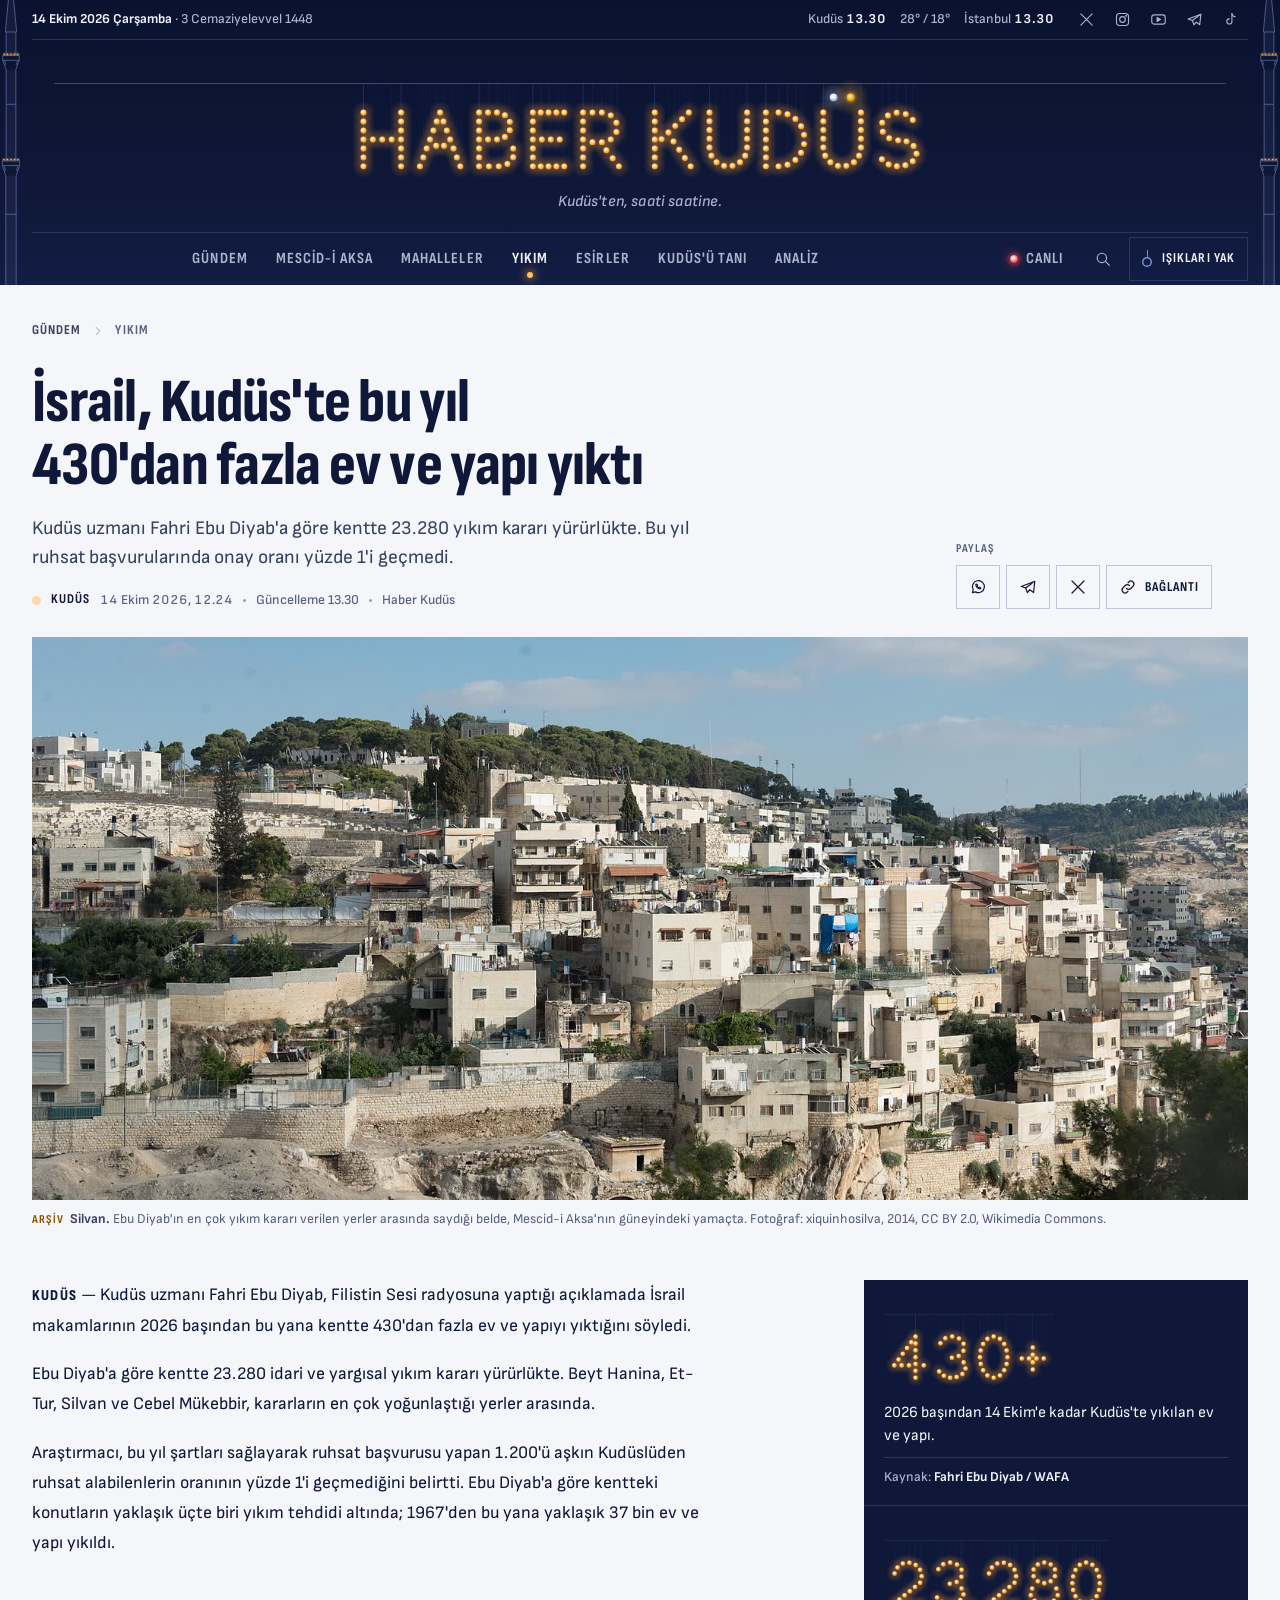
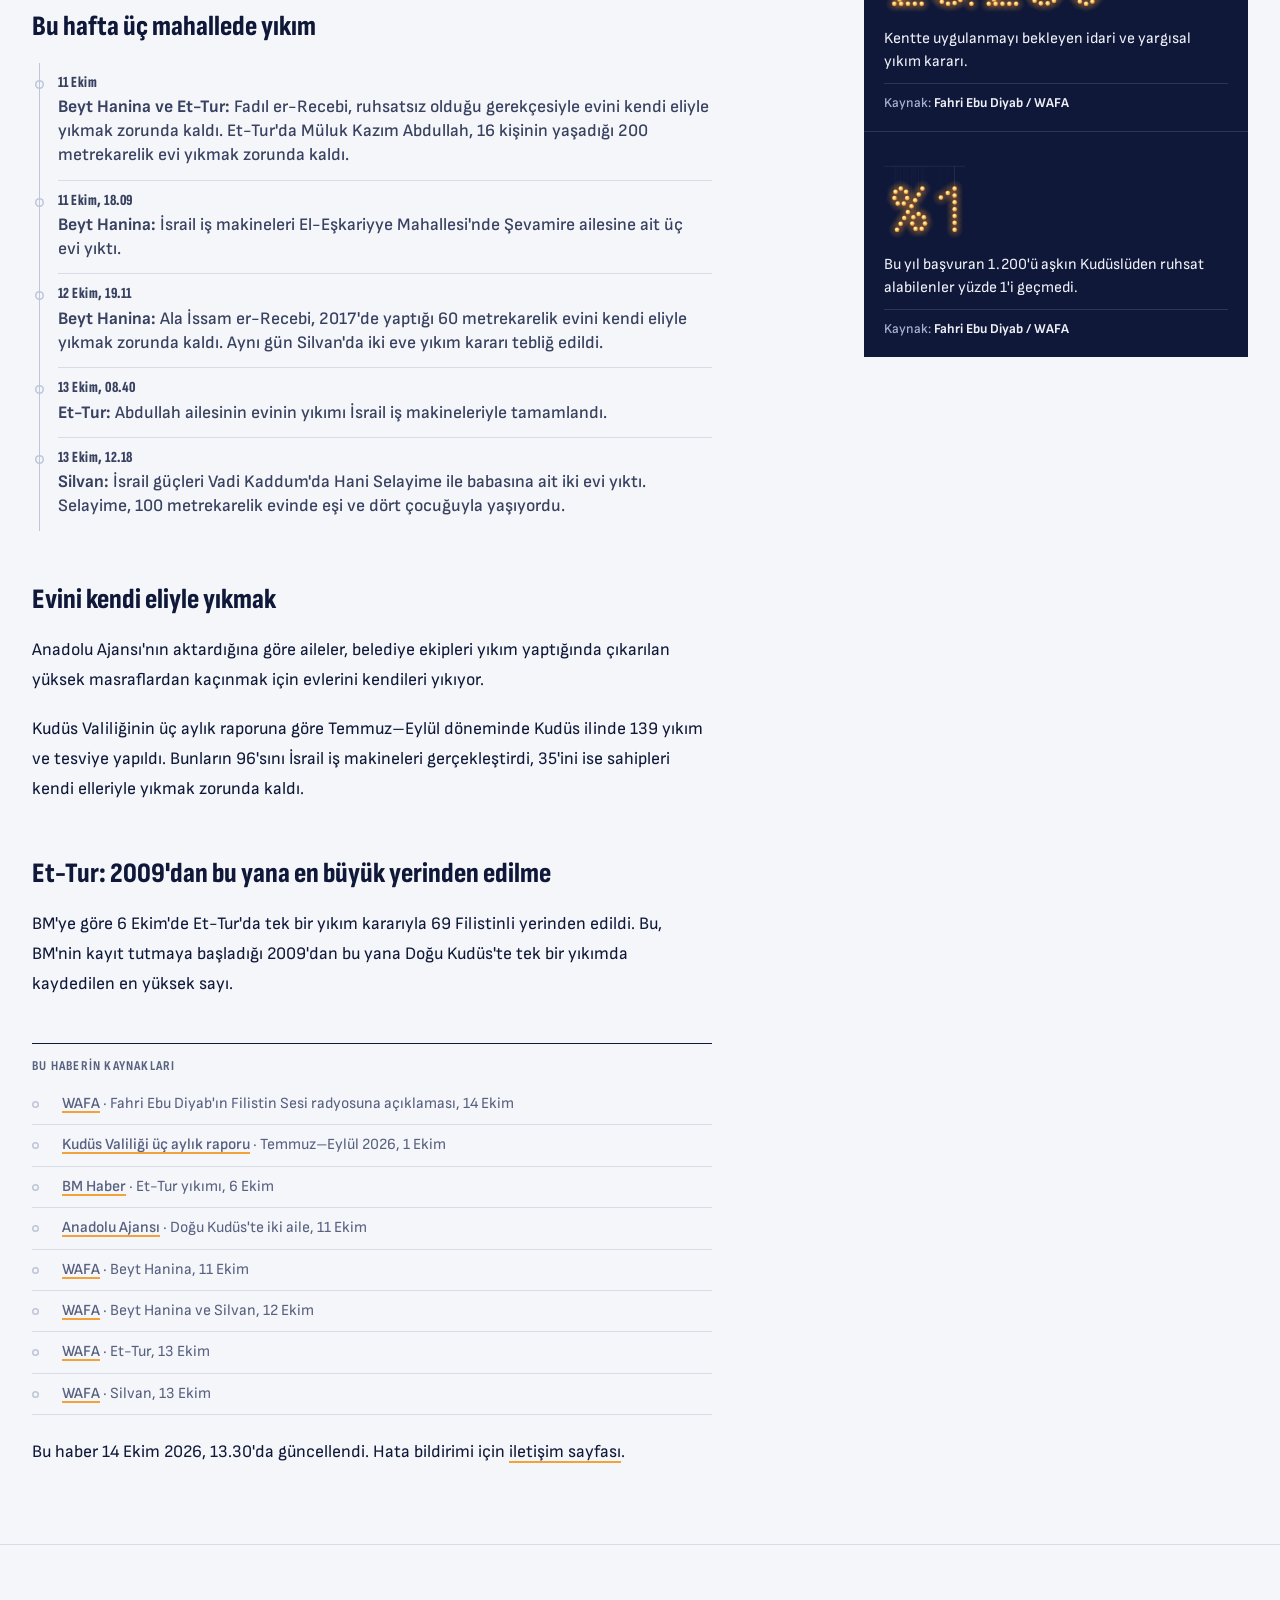
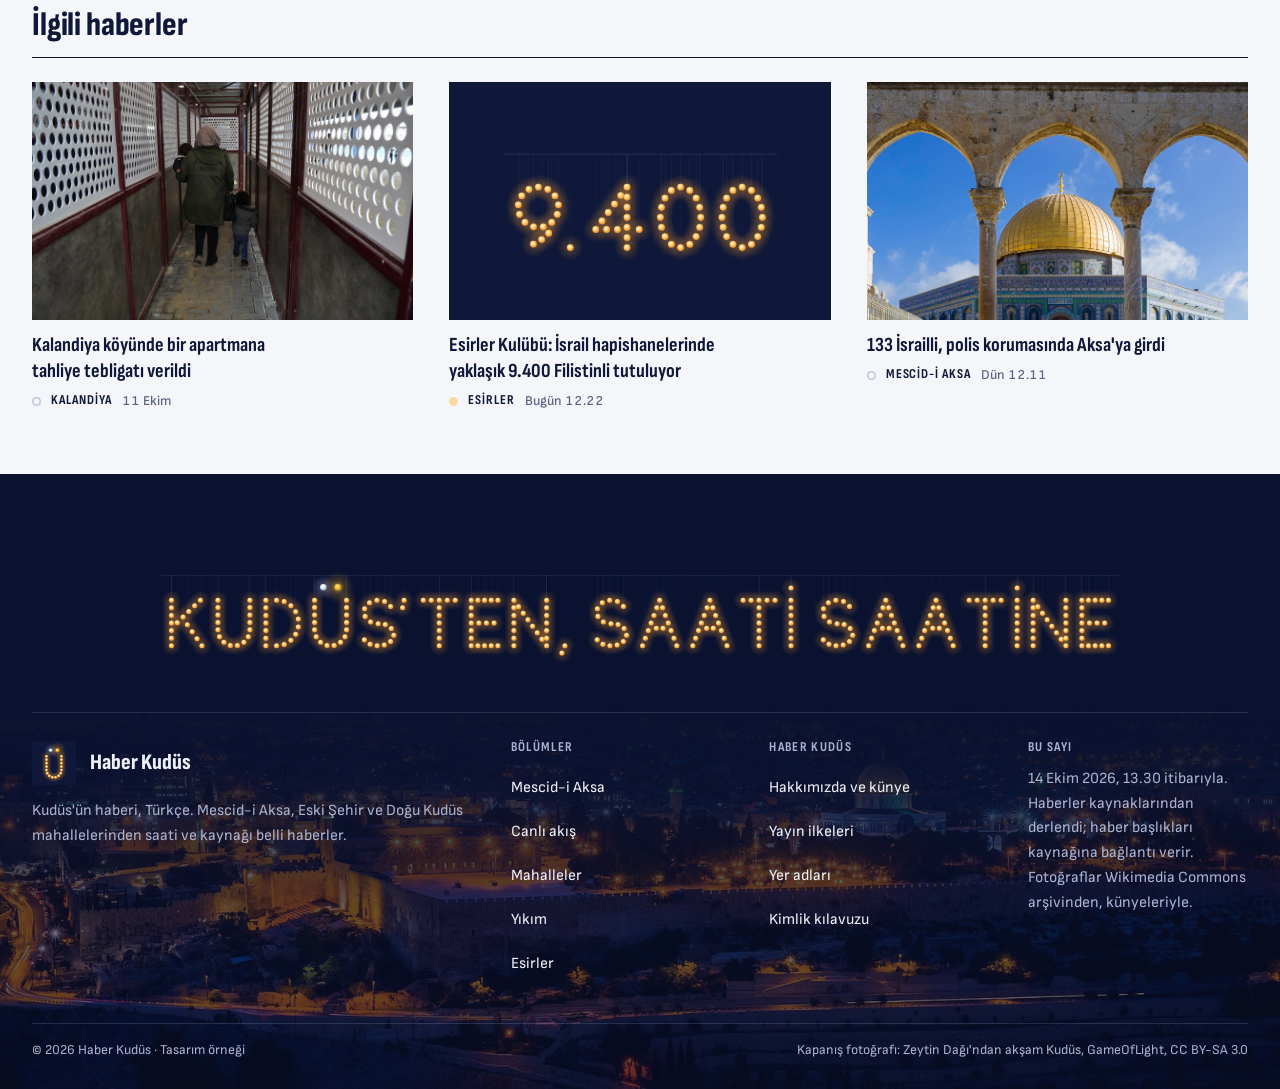
<file: haber.html>
<!doctype html>
<html lang="tr">
<head>
<meta charset="utf-8">
<meta name="viewport" content="width=device-width,initial-scale=1,viewport-fit=cover">
<meta name="robots" content="noindex,nofollow">
<title>İsrail, Kudüs'te bu yıl 430'dan fazla ev ve yapı yıktı — Haber Kudüs</title>
<meta name="description" content="Fahri Ebu Diyab'a göre kentte 23.280 yıkım kararı yürürlükte; bu yıl ruhsat için başvuranların yüzde 1'inden azı izin alabildi.">
<meta name="theme-color" content="#0f1838">
<meta property="og:type" content="article">
<meta property="og:site_name" content="Haber Kudüs">
<meta property="og:locale" content="tr_TR">
<meta property="og:title" content="İsrail, Kudüs'te bu yıl 430'dan fazla ev ve yapı yıktı">
<meta property="og:description" content="Fahri Ebu Diyab'a göre kentte 23.280 yıkım kararı yürürlükte; bu yıl ruhsat için başvuranların yüzde 1'inden azı izin alabildi.">
<meta property="og:url" content="https://taktek-dev.github.io/haber-kudus-prototype/haber.html">
<meta property="og:image" content="https://taktek-dev.github.io/haber-kudus-prototype/assets/brand/png/og-ana.png">
<meta property="og:image:width" content="1200">
<meta property="og:image:height" content="630">
<meta name="twitter:card" content="summary_large_image">
<link rel="apple-touch-icon" href="assets/brand/png/apple-touch-icon.png">
<link rel="icon" href="assets/brand/favicon.svg?v=3" type="image/svg+xml">
<link rel="preload" href="assets/fonts/sofia-sans-condensed-normal-latin.woff2" as="font" type="font/woff2" crossorigin>
<link rel="preload" href="assets/fonts/sofia-sans-normal-latin.woff2" as="font" type="font/woff2" crossorigin>
<link rel="stylesheet" href="assets/css/fonts.css?v=3">
<link rel="stylesheet" href="assets/css/kudus.css?v=3">
<link rel="stylesheet" href="assets/css/home.css?v=3">
<link rel="stylesheet" href="assets/css/sayfa.css?v=3">
<script>(function(d){d.classList.add('js');var t;try{t=localStorage.getItem('hk-tema')}catch(e){}if(!t&&matchMedia('(prefers-color-scheme: dark)').matches)t='dark';d.dataset.theme=t||'light'})(document.documentElement)</script>
<script type="application/ld+json">
{"@context":"https://schema.org","@type":"NewsArticle","headline":"İsrail, Kudüs'te bu yıl 430'dan fazla ev ve yapı yıktı","inLanguage":"tr","datePublished":"2026-10-14T12:24:00+03:00","dateModified":"2026-10-14T13:30:00+03:00","image":["https://taktek-dev.github.io/haber-kudus-prototype/assets/img/arsiv/silvan.jpg"],"author":{"@type":"Organization","name":"Haber Kudüs"},"publisher":{"@type":"NewsMediaOrganization","name":"Haber Kudüs","logo":{"@type":"ImageObject","url":"https://taktek-dev.github.io/haber-kudus-prototype/assets/brand/png/icon-512.png"}},"contentLocation":{"@type":"Place","name":"Kudüs"},"isBasedOn":"https://www.wafa.ps/news/2026/10/14/أبو-دياب-الاحتلال-هدم-أكثر-من-430-منزلا"}
</script>
</head>
<body>
<!--
THESIS: the story as a mahya thread: every fact hangs from its source, the week's demolitions hang from one rope, a single lamp travels the reading rope.
FORM: inner page of the Mahya world (seed b1a0cf79). FINISH: unreviewed and undocumented is unfinished; this build ends with the finish review, the verdict, and DESIGN.md
-->
<a class="skip" href="#icerik">İçeriğe geç</a>
<div class="okuma-ipi" aria-hidden="true"><i></i></div>
<!--@parca:ust|yikim-->
<header class="gok">
  <div class="wrap">
    <!--@mahya:minare-sol--><svg xmlns="http://www.w3.org/2000/svg" viewBox="0 0 40 420" class="minare" aria-hidden="true" focusable="false" data-minare="sol"><path class="minare__shade" d="M20 22L12.8 98H27.2Z M13.8 98H26.2V128H13.8Z M13.8 146H26.2V262H13.8Z M13.4 281H26.6V420H13.4Z"/><path class="minare__body" d="M20 22V9M18.4 15.5a1.6 1.6 0 1 0 3.2 0a1.6 1.6 0 1 0 -3.2 0M23.2 5.2a4.2 4.2 0 1 1 -6.4 0a3.3 3.3 0 1 0 6.4 0M20 22L12.8 98H27.2ZM13.8 98V128M26.2 98V128M9.5 128H30.5V134H9.5ZM9.5 134L13.8 146M30.5 134L26.2 146M11.6 134L13.4 140M28.4 134L26.6 140M13.8 146V262M26.2 146V262M13.8 190H26.2M9 262H31V268H9ZM9 268L13.4 281M31 268L26.6 281M11.2 268L13 275M28.8 268L27 275M13.4 281V420M26.6 281V420M13.4 330H26.6"/><circle class="minare__glow" cx="11.4" cy="126.4" r="2.6"/><circle class="minare__lamp" cx="11.4" cy="126.4" r=".95"/><circle class="minare__glow" cx="15.7" cy="126.4" r="2.6"/><circle class="minare__lamp" cx="15.7" cy="126.4" r=".95"/><circle class="minare__glow" cx="20" cy="126.4" r="2.6"/><circle class="minare__lamp" cx="20" cy="126.4" r=".95"/><circle class="minare__glow" cx="24.3" cy="126.4" r="2.6"/><circle class="minare__lamp" cx="24.3" cy="126.4" r=".95"/><circle class="minare__glow" cx="28.6" cy="126.4" r="2.6"/><circle class="minare__lamp" cx="28.6" cy="126.4" r=".95"/><circle class="minare__glow" cx="11" cy="260.4" r="2.6"/><circle class="minare__lamp" cx="11" cy="260.4" r=".95"/><circle class="minare__glow" cx="15.5" cy="260.4" r="2.6"/><circle class="minare__lamp" cx="15.5" cy="260.4" r=".95"/><circle class="minare__glow" cx="20" cy="260.4" r="2.6"/><circle class="minare__lamp" cx="20" cy="260.4" r=".95"/><circle class="minare__glow" cx="24.5" cy="260.4" r="2.6"/><circle class="minare__lamp" cx="24.5" cy="260.4" r=".95"/><circle class="minare__glow" cx="29" cy="260.4" r="2.6"/><circle class="minare__lamp" cx="29" cy="260.4" r=".95"/></svg><!--/@mahya-->
    <!--@mahya:minare-sag--><svg xmlns="http://www.w3.org/2000/svg" viewBox="0 0 40 420" class="minare" aria-hidden="true" focusable="false" data-minare="sag"><path class="minare__shade" d="M20 22L12.8 98H27.2Z M13.8 98H26.2V128H13.8Z M13.8 146H26.2V262H13.8Z M13.4 281H26.6V420H13.4Z"/><path class="minare__body" d="M20 22V9M18.4 15.5a1.6 1.6 0 1 0 3.2 0a1.6 1.6 0 1 0 -3.2 0M23.2 5.2a4.2 4.2 0 1 1 -6.4 0a3.3 3.3 0 1 0 6.4 0M20 22L12.8 98H27.2ZM13.8 98V128M26.2 98V128M9.5 128H30.5V134H9.5ZM9.5 134L13.8 146M30.5 134L26.2 146M11.6 134L13.4 140M28.4 134L26.6 140M13.8 146V262M26.2 146V262M13.8 190H26.2M9 262H31V268H9ZM9 268L13.4 281M31 268L26.6 281M11.2 268L13 275M28.8 268L27 275M13.4 281V420M26.6 281V420M13.4 330H26.6"/><circle class="minare__glow" cx="11.4" cy="126.4" r="2.6"/><circle class="minare__lamp" cx="11.4" cy="126.4" r=".95"/><circle class="minare__glow" cx="15.7" cy="126.4" r="2.6"/><circle class="minare__lamp" cx="15.7" cy="126.4" r=".95"/><circle class="minare__glow" cx="20" cy="126.4" r="2.6"/><circle class="minare__lamp" cx="20" cy="126.4" r=".95"/><circle class="minare__glow" cx="24.3" cy="126.4" r="2.6"/><circle class="minare__lamp" cx="24.3" cy="126.4" r=".95"/><circle class="minare__glow" cx="28.6" cy="126.4" r="2.6"/><circle class="minare__lamp" cx="28.6" cy="126.4" r=".95"/><circle class="minare__glow" cx="11" cy="260.4" r="2.6"/><circle class="minare__lamp" cx="11" cy="260.4" r=".95"/><circle class="minare__glow" cx="15.5" cy="260.4" r="2.6"/><circle class="minare__lamp" cx="15.5" cy="260.4" r=".95"/><circle class="minare__glow" cx="20" cy="260.4" r="2.6"/><circle class="minare__lamp" cx="20" cy="260.4" r=".95"/><circle class="minare__glow" cx="24.5" cy="260.4" r="2.6"/><circle class="minare__lamp" cx="24.5" cy="260.4" r=".95"/><circle class="minare__glow" cx="29" cy="260.4" r="2.6"/><circle class="minare__lamp" cx="29" cy="260.4" r=".95"/></svg><!--/@mahya-->
    <div class="gok__ust">
      <span class="tarih"><b>14 Ekim 2026 Çarşamba</b><span class="hicri"> · 3 Cemaziyelevvel 1448</span></span>
      <span class="saatler"><span>Kudüs <time datetime="2026-10-14T13:30+03:00">13.30</time></span><span class="hava">28° / 18°</span><span>İstanbul <time datetime="2026-10-14T13:30+03:00">13.30</time></span>
        <span class="sosyal" aria-label="Haber Kudüs sosyal medyada">
          <a href="#takip" aria-label="X"><svg viewBox="0 0 24 24" class="ico" aria-hidden="true"><path d="M4 4l16 16M20 4L4 20"/></svg></a>
          <a href="#takip" aria-label="Instagram"><svg viewBox="0 0 24 24" class="ico" aria-hidden="true"><rect x="3.5" y="3.5" width="17" height="17" rx="4.5"/><circle cx="12" cy="12" r="4"/><circle cx="17.2" cy="6.8" r=".6" fill="currentColor"/></svg></a>
          <a href="#takip" aria-label="YouTube"><svg viewBox="0 0 24 24" class="ico" aria-hidden="true"><rect x="2.5" y="5.5" width="19" height="13" rx="3.5"/><path d="M10 9.3v5.4l4.6-2.7z" fill="currentColor"/></svg></a>
          <a href="#takip" aria-label="Telegram"><svg viewBox="0 0 24 24" class="ico" aria-hidden="true"><path d="M21 4.5L3 11.3l6 2.1 2.2 6.1 3.2-3.9 5 3.7z"/><path d="M9 13.4l8.4-6.3"/></svg></a>
          <a href="#takip" aria-label="TikTok"><svg viewBox="0 0 24 24" class="ico" aria-hidden="true"><path d="M14 3.5v11.2a3.6 3.6 0 1 1-3.6-3.6"/><path d="M14 3.5c.4 2.6 2.2 4.4 4.8 4.6"/></svg></a>
        </span>
      </span>
    </div>
    <div class="mast">
      <span class="mast__ip" data-ip aria-hidden="true"></span>
      <a class="mast__logo plain" href="home.html" aria-label="Haber Kudüs, ana sayfa"><!--@mahya:masthead--><svg xmlns="http://www.w3.org/2000/svg" viewBox="-3 -9.5 129.4 24.5" class="mahya mahya--night" role="img" aria-label="Haber Kudüs" data-mahya="masthead"><defs><radialGradient id="mhh"><stop offset="0" stop-color="#ffb648" stop-opacity=".55"/><stop offset=".35" stop-color="#ff9f2e" stop-opacity=".18"/><stop offset="1" stop-color="#ff9f2e" stop-opacity="0"/></radialGradient><radialGradient id="mhc" cx=".42" cy=".38"><stop offset="0" stop-color="#fffbe9"/><stop offset=".55" stop-color="#ffd27a"/><stop offset="1" stop-color="#f3a23a"/></radialGradient><radialGradient id="mhk" cx=".42" cy=".38"><stop offset="0" stop-color="#fff6d1"/><stop offset=".45" stop-color="#ffcf4a"/><stop offset="1" stop-color="#e09a1c"/></radialGradient><radialGradient id="mhs" cx=".42" cy=".38"><stop offset="0" stop-color="#ffffff"/><stop offset=".6" stop-color="#e4ebf7"/><stop offset="1" stop-color="#a9b6cc"/></radialGradient><radialGradient id="mhkh"><stop offset="0" stop-color="#ffc83a" stop-opacity=".75"/><stop offset=".4" stop-color="#ffb21f" stop-opacity=".22"/><stop offset="1" stop-color="#ffb21f" stop-opacity="0"/></radialGradient><radialGradient id="mhsh"><stop offset="0" stop-color="#dfe8ff" stop-opacity=".3"/><stop offset="1" stop-color="#dfe8ff" stop-opacity="0"/></radialGradient></defs><g class="mahya__rig"><line class="mahya__rope" x1="-3" y1="-6.5" x2="126.4" y2="-6.5"/><path class="mahya__threads" d="M0 -6.5V0M0 -6.5V2M0 -6.5V4M0 -6.5V6M0 -6.5V8M0 -6.5V10M0 -6.5V12M8.4 -6.5V0M8.4 -6.5V2M8.4 -6.5V4M8.4 -6.5V6M8.4 -6.5V8M8.4 -6.5V10M8.4 -6.5V12M2.1 -6.5V6M4.2 -6.5V6M6.3 -6.5V6M12.6 -6.5V12M13.35 -6.5V10M14.1 -6.5V8M14.85 -6.5V6M15.6 -6.5V4M16.35 -6.5V2M17.1 -6.5V0M17.85 -6.5V2M18.6 -6.5V4M19.35 -6.5V6M20.1 -6.5V8M20.85 -6.5V10M21.6 -6.5V12M16.23 -6.5V7.4M17.97 -6.5V7.4M25.8 -6.5V0M25.8 -6.5V2M25.8 -6.5V4M25.8 -6.5V6M25.8 -6.5V8M25.8 -6.5V10M25.8 -6.5V12M27.8 -6.5V0M29.8 -6.5V0M31.56 -6.5V0.57M32.65 -6.5V2.07M32.65 -6.5V3.93M31.56 -6.5V5.43M29.8 -6.5V6M27.8 -6.5V6M33.41 -6.5V8.02M33.41 -6.5V9.98M32.12 -6.5V11.48M30.2 -6.5V12M28 -6.5V12M37.8 -6.5V0M37.8 -6.5V2M37.8 -6.5V4M37.8 -6.5V6M37.8 -6.5V8M37.8 -6.5V10M37.8 -6.5V12M39.55 -6.5V0M41.3 -6.5V0M43.05 -6.5V0M44.8 -6.5V0M39.8 -6.5V6M41.8 -6.5V6M43.8 -6.5V6M39.55 -6.5V12M41.3 -6.5V12M43.05 -6.5V12M44.8 -6.5V12M49 -6.5V0M49 -6.5V2M49 -6.5V4M49 -6.5V6M49 -6.5V8M49 -6.5V10M49 -6.5V12M51.1 -6.5V0M53.2 -6.5V0M55.18 -6.5V0.62M56.43 -6.5V2.27M56.43 -6.5V4.33M55.18 -6.5V5.98M53.2 -6.5V6.6M51.1 -6.5V6.6M54.2 -6.5V8.4M55.6 -6.5V10.2M57 -6.5V12M65 -6.5V0M65 -6.5V2M65 -6.5V4M65 -6.5V6M65 -6.5V8M65 -6.5V10M65 -6.5V12M72.6 -6.5V0M71.08 -6.5V1.48M69.56 -6.5V2.96M68.04 -6.5V4.44M66.52 -6.5V5.92M69.17 -6.5V6.45M70.45 -6.5V8.3M71.72 -6.5V10.15M73 -6.5V12M77.2 -6.5V0M77.2 -6.5V1.95M77.2 -6.5V3.9M77.2 -6.5V5.85M77.2 -6.5V7.8M77.62 -6.5V9.62M78.78 -6.5V11.08M80.47 -6.5V11.89M82.33 -6.5V11.89M84.02 -6.5V11.08M85.18 -6.5V9.62M85.6 -6.5V7.8M85.6 -6.5V5.85M85.6 -6.5V3.9M85.6 -6.5V1.95M85.6 -6.5V0M89.8 -6.5V0M89.8 -6.5V2M89.8 -6.5V4M89.8 -6.5V6M89.8 -6.5V8M89.8 -6.5V10M89.8 -6.5V12M92.6 -6.5V0M94.61 -6.5V0.37M96.37 -6.5V1.44M97.64 -6.5V3.04M98.31 -6.5V4.97M98.31 -6.5V7.03M97.64 -6.5V8.96M96.37 -6.5V10.56M94.61 -6.5V11.63M92.6 -6.5V12M102.6 -6.5V0M102.6 -6.5V1.95M102.6 -6.5V3.9M102.6 -6.5V5.85M102.6 -6.5V7.8M103.02 -6.5V9.62M104.18 -6.5V11.08M105.87 -6.5V11.89M107.73 -6.5V11.89M109.42 -6.5V11.08M110.58 -6.5V9.62M111 -6.5V7.8M111 -6.5V5.85M111 -6.5V3.9M111 -6.5V1.95M111 -6.5V0M104.9 -6.5V-3.4M108.7 -6.5V-3.4M122.57 -6.5V1.64M120.99 -6.5V0.34M118.97 -6.5V0.01M117.02 -6.5V0.66M115.74 -6.5V2.25M115.87 -6.5V4.26M117.31 -6.5V5.71M119.3 -6.5V6.2M121.17 -6.5V6.42M122.75 -6.5V7.45M123.4 -6.5V9.19M122.55 -6.5V10.84M120.91 -6.5V11.76M119.02 -6.5V11.99M117.18 -6.5V11.57M115.68 -6.5V10.43"/></g><g class="mahya__halos"><circle cx="0" cy="0" r="2.6" fill="url(#mhh)" style="--i:0"/><circle cx="0" cy="2" r="2.6" fill="url(#mhh)" style="--i:1"/><circle cx="0" cy="4" r="2.6" fill="url(#mhh)" style="--i:2"/><circle cx="0" cy="6" r="2.6" fill="url(#mhh)" style="--i:3"/><circle cx="0" cy="8" r="2.6" fill="url(#mhh)" style="--i:4"/><circle cx="0" cy="10" r="2.6" fill="url(#mhh)" style="--i:5"/><circle cx="0" cy="12" r="2.6" fill="url(#mhh)" style="--i:6"/><circle cx="8.4" cy="0" r="2.6" fill="url(#mhh)" style="--i:10"/><circle cx="8.4" cy="2" r="2.6" fill="url(#mhh)" style="--i:11"/><circle cx="8.4" cy="4" r="2.6" fill="url(#mhh)" style="--i:12"/><circle cx="8.4" cy="6" r="2.6" fill="url(#mhh)" style="--i:13"/><circle cx="8.4" cy="8" r="2.6" fill="url(#mhh)" style="--i:14"/><circle cx="8.4" cy="10" r="2.6" fill="url(#mhh)" style="--i:15"/><circle cx="8.4" cy="12" r="2.6" fill="url(#mhh)" style="--i:16"/><circle cx="2.1" cy="6" r="2.6" fill="url(#mhh)" style="--i:7"/><circle cx="4.2" cy="6" r="2.6" fill="url(#mhh)" style="--i:8"/><circle cx="6.3" cy="6" r="2.6" fill="url(#mhh)" style="--i:9"/><circle cx="12.6" cy="12" r="2.6" fill="url(#mhh)" style="--i:17"/><circle cx="13.35" cy="10" r="2.6" fill="url(#mhh)" style="--i:18"/><circle cx="14.1" cy="8" r="2.6" fill="url(#mhh)" style="--i:19"/><circle cx="14.85" cy="6" r="2.6" fill="url(#mhh)" style="--i:20"/><circle cx="15.6" cy="4" r="2.6" fill="url(#mhh)" style="--i:21"/><circle cx="16.35" cy="2" r="2.6" fill="url(#mhh)" style="--i:22"/><circle cx="17.1" cy="0" r="2.6" fill="url(#mhh)" style="--i:23"/><circle cx="17.85" cy="2" r="2.6" fill="url(#mhh)" style="--i:25"/><circle cx="18.6" cy="4" r="2.6" fill="url(#mhh)" style="--i:27"/><circle cx="19.35" cy="6" r="2.6" fill="url(#mhh)" style="--i:28"/><circle cx="20.1" cy="8" r="2.6" fill="url(#mhh)" style="--i:29"/><circle cx="20.85" cy="10" r="2.6" fill="url(#mhh)" style="--i:30"/><circle cx="21.6" cy="12" r="2.6" fill="url(#mhh)" style="--i:31"/><circle cx="16.23" cy="7.4" r="2.6" fill="url(#mhh)" style="--i:24"/><circle cx="17.97" cy="7.4" r="2.6" fill="url(#mhh)" style="--i:26"/><circle cx="25.8" cy="0" r="2.6" fill="url(#mhh)" style="--i:32"/><circle cx="25.8" cy="2" r="2.6" fill="url(#mhh)" style="--i:33"/><circle cx="25.8" cy="4" r="2.6" fill="url(#mhh)" style="--i:34"/><circle cx="25.8" cy="6" r="2.6" fill="url(#mhh)" style="--i:35"/><circle cx="25.8" cy="8" r="2.6" fill="url(#mhh)" style="--i:36"/><circle cx="25.8" cy="10" r="2.6" fill="url(#mhh)" style="--i:37"/><circle cx="25.8" cy="12" r="2.6" fill="url(#mhh)" style="--i:39"/><circle cx="27.8" cy="0" r="2.6" fill="url(#mhh)" style="--i:38"/><circle cx="29.8" cy="0" r="2.6" fill="url(#mhh)" style="--i:41"/><circle cx="31.56" cy="0.57" r="2.6" fill="url(#mhh)" style="--i:44"/><circle cx="32.65" cy="2.07" r="2.6" fill="url(#mhh)" style="--i:47"/><circle cx="32.65" cy="3.93" r="2.6" fill="url(#mhh)" style="--i:48"/><circle cx="31.56" cy="5.43" r="2.6" fill="url(#mhh)" style="--i:46"/><circle cx="29.8" cy="6" r="2.6" fill="url(#mhh)" style="--i:43"/><circle cx="27.8" cy="6" r="2.6" fill="url(#mhh)" style="--i:40"/><circle cx="33.41" cy="8.02" r="2.6" fill="url(#mhh)" style="--i:50"/><circle cx="33.41" cy="9.98" r="2.6" fill="url(#mhh)" style="--i:51"/><circle cx="32.12" cy="11.48" r="2.6" fill="url(#mhh)" style="--i:49"/><circle cx="30.2" cy="12" r="2.6" fill="url(#mhh)" style="--i:45"/><circle cx="28" cy="12" r="2.6" fill="url(#mhh)" style="--i:42"/><circle cx="37.8" cy="0" r="2.6" fill="url(#mhh)" style="--i:52"/><circle cx="37.8" cy="2" r="2.6" fill="url(#mhh)" style="--i:53"/><circle cx="37.8" cy="4" r="2.6" fill="url(#mhh)" style="--i:54"/><circle cx="37.8" cy="6" r="2.6" fill="url(#mhh)" style="--i:55"/><circle cx="37.8" cy="8" r="2.6" fill="url(#mhh)" style="--i:56"/><circle cx="37.8" cy="10" r="2.6" fill="url(#mhh)" style="--i:58"/><circle cx="37.8" cy="12" r="2.6" fill="url(#mhh)" style="--i:59"/><circle cx="39.55" cy="0" r="2.6" fill="url(#mhh)" style="--i:57"/><circle cx="41.3" cy="0" r="2.6" fill="url(#mhh)" style="--i:61"/><circle cx="43.05" cy="0" r="2.6" fill="url(#mhh)" style="--i:64"/><circle cx="44.8" cy="0" r="2.6" fill="url(#mhh)" style="--i:66"/><circle cx="39.8" cy="6" r="2.6" fill="url(#mhh)" style="--i:60"/><circle cx="41.8" cy="6" r="2.6" fill="url(#mhh)" style="--i:63"/><circle cx="43.8" cy="6" r="2.6" fill="url(#mhh)" style="--i:67"/><circle cx="39.55" cy="12" r="2.6" fill="url(#mhh)" style="--i:62"/><circle cx="41.3" cy="12" r="2.6" fill="url(#mhh)" style="--i:65"/><circle cx="43.05" cy="12" r="2.6" fill="url(#mhh)" style="--i:68"/><circle cx="44.8" cy="12" r="2.6" fill="url(#mhh)" style="--i:69"/><circle cx="49" cy="0" r="2.6" fill="url(#mhh)" style="--i:70"/><circle cx="49" cy="2" r="2.6" fill="url(#mhh)" style="--i:71"/><circle cx="49" cy="4" r="2.6" fill="url(#mhh)" style="--i:72"/><circle cx="49" cy="6" r="2.6" fill="url(#mhh)" style="--i:73"/><circle cx="49" cy="8" r="2.6" fill="url(#mhh)" style="--i:74"/><circle cx="49" cy="10" r="2.6" fill="url(#mhh)" style="--i:75"/><circle cx="49" cy="12" r="2.6" fill="url(#mhh)" style="--i:77"/><circle cx="51.1" cy="0" r="2.6" fill="url(#mhh)" style="--i:76"/><circle cx="53.2" cy="0" r="2.6" fill="url(#mhh)" style="--i:79"/><circle cx="55.18" cy="0.62" r="2.6" fill="url(#mhh)" style="--i:81"/><circle cx="56.43" cy="2.27" r="2.6" fill="url(#mhh)" style="--i:84"/><circle cx="56.43" cy="4.33" r="2.6" fill="url(#mhh)" style="--i:85"/><circle cx="55.18" cy="5.98" r="2.6" fill="url(#mhh)" style="--i:83"/><circle cx="53.2" cy="6.6" r="2.6" fill="url(#mhh)" style="--i:80"/><circle cx="51.1" cy="6.6" r="2.6" fill="url(#mhh)" style="--i:78"/><circle cx="54.2" cy="8.4" r="2.6" fill="url(#mhh)" style="--i:82"/><circle cx="55.6" cy="10.2" r="2.6" fill="url(#mhh)" style="--i:86"/><circle cx="57" cy="12" r="2.6" fill="url(#mhh)" style="--i:87"/><circle cx="65" cy="0" r="2.6" fill="url(#mhh)" style="--i:88"/><circle cx="65" cy="2" r="2.6" fill="url(#mhh)" style="--i:89"/><circle cx="65" cy="4" r="2.6" fill="url(#mhh)" style="--i:90"/><circle cx="65" cy="6" r="2.6" fill="url(#mhh)" style="--i:91"/><circle cx="65" cy="8" r="2.6" fill="url(#mhh)" style="--i:92"/><circle cx="65" cy="10" r="2.6" fill="url(#mhh)" style="--i:93"/><circle cx="65" cy="12" r="2.6" fill="url(#mhh)" style="--i:94"/><circle cx="72.6" cy="0" r="2.6" fill="url(#mhh)" style="--i:101"/><circle cx="71.08" cy="1.48" r="2.6" fill="url(#mhh)" style="--i:99"/><circle cx="69.56" cy="2.96" r="2.6" fill="url(#mhh)" style="--i:97"/><circle cx="68.04" cy="4.44" r="2.6" fill="url(#mhh)" style="--i:96"/><circle cx="66.52" cy="5.92" r="2.6" fill="url(#mhh)" style="--i:95"/><circle cx="69.17" cy="6.45" r="2.6" fill="url(#mhh)" style="--i:98"/><circle cx="70.45" cy="8.3" r="2.6" fill="url(#mhh)" style="--i:100"/><circle cx="71.72" cy="10.15" r="2.6" fill="url(#mhh)" style="--i:102"/><circle cx="73" cy="12" r="2.6" fill="url(#mhh)" style="--i:103"/><circle cx="77.2" cy="0" r="2.6" fill="url(#mhh)" style="--i:104"/><circle cx="77.2" cy="1.95" r="2.6" fill="url(#mhh)" style="--i:105"/><circle cx="77.2" cy="3.9" r="2.6" fill="url(#mhh)" style="--i:106"/><circle cx="77.2" cy="5.85" r="2.6" fill="url(#mhh)" style="--i:107"/><circle cx="77.2" cy="7.8" r="2.6" fill="url(#mhh)" style="--i:108"/><circle cx="77.62" cy="9.62" r="2.6" fill="url(#mhh)" style="--i:109"/><circle cx="78.78" cy="11.08" r="2.6" fill="url(#mhh)" style="--i:110"/><circle cx="80.47" cy="11.89" r="2.6" fill="url(#mhh)" style="--i:111"/><circle cx="82.33" cy="11.89" r="2.6" fill="url(#mhh)" style="--i:112"/><circle cx="84.02" cy="11.08" r="2.6" fill="url(#mhh)" style="--i:115"/><circle cx="85.18" cy="9.62" r="2.6" fill="url(#mhh)" style="--i:118"/><circle cx="85.6" cy="7.8" r="2.6" fill="url(#mhh)" style="--i:119"/><circle cx="85.6" cy="5.85" r="2.6" fill="url(#mhh)" style="--i:117"/><circle cx="85.6" cy="3.9" r="2.6" fill="url(#mhh)" style="--i:116"/><circle cx="85.6" cy="1.95" r="2.6" fill="url(#mhh)" style="--i:114"/><circle cx="85.6" cy="0" r="2.6" fill="url(#mhh)" style="--i:113"/><circle cx="89.8" cy="0" r="2.6" fill="url(#mhh)" style="--i:120"/><circle cx="89.8" cy="2" r="2.6" fill="url(#mhh)" style="--i:121"/><circle cx="89.8" cy="4" r="2.6" fill="url(#mhh)" style="--i:122"/><circle cx="89.8" cy="6" r="2.6" fill="url(#mhh)" style="--i:123"/><circle cx="89.8" cy="8" r="2.6" fill="url(#mhh)" style="--i:124"/><circle cx="89.8" cy="10" r="2.6" fill="url(#mhh)" style="--i:125"/><circle cx="89.8" cy="12" r="2.6" fill="url(#mhh)" style="--i:126"/><circle cx="92.6" cy="0" r="2.6" fill="url(#mhh)" style="--i:127"/><circle cx="94.61" cy="0.37" r="2.6" fill="url(#mhh)" style="--i:128"/><circle cx="96.37" cy="1.44" r="2.6" fill="url(#mhh)" style="--i:130"/><circle cx="97.64" cy="3.04" r="2.6" fill="url(#mhh)" style="--i:132"/><circle cx="98.31" cy="4.97" r="2.6" fill="url(#mhh)" style="--i:134"/><circle cx="98.31" cy="7.03" r="2.6" fill="url(#mhh)" style="--i:136"/><circle cx="97.64" cy="8.96" r="2.6" fill="url(#mhh)" style="--i:135"/><circle cx="96.37" cy="10.56" r="2.6" fill="url(#mhh)" style="--i:133"/><circle cx="94.61" cy="11.63" r="2.6" fill="url(#mhh)" style="--i:131"/><circle cx="92.6" cy="12" r="2.6" fill="url(#mhh)" style="--i:129"/><circle cx="102.6" cy="0" r="2.6" fill="url(#mhh)" style="--i:137"/><circle cx="102.6" cy="1.95" r="2.6" fill="url(#mhh)" style="--i:138"/><circle cx="102.6" cy="3.9" r="2.6" fill="url(#mhh)" style="--i:139"/><circle cx="102.6" cy="5.85" r="2.6" fill="url(#mhh)" style="--i:140"/><circle cx="102.6" cy="7.8" r="2.6" fill="url(#mhh)" style="--i:141"/><circle cx="103.02" cy="9.62" r="2.6" fill="url(#mhh)" style="--i:142"/><circle cx="104.18" cy="11.08" r="2.6" fill="url(#mhh)" style="--i:143"/><circle cx="105.87" cy="11.89" r="2.6" fill="url(#mhh)" style="--i:144"/><circle cx="107.73" cy="11.89" r="2.6" fill="url(#mhh)" style="--i:145"/><circle cx="109.42" cy="11.08" r="2.6" fill="url(#mhh)" style="--i:148"/><circle cx="110.58" cy="9.62" r="2.6" fill="url(#mhh)" style="--i:151"/><circle cx="111" cy="7.8" r="2.6" fill="url(#mhh)" style="--i:152"/><circle cx="111" cy="5.85" r="2.6" fill="url(#mhh)" style="--i:150"/><circle cx="111" cy="3.9" r="2.6" fill="url(#mhh)" style="--i:149"/><circle cx="111" cy="1.95" r="2.6" fill="url(#mhh)" style="--i:147"/><circle cx="111" cy="0" r="2.6" fill="url(#mhh)" style="--i:146"/><circle cx="104.9" cy="-3.4" r="3.12" fill="url(#mhsh)" style="--i:169"/><circle cx="108.7" cy="-3.4" r="4.16" fill="url(#mhkh)" style="--i:170"/><circle cx="122.57" cy="1.64" r="2.6" fill="url(#mhh)" style="--i:164"/><circle cx="120.99" cy="0.34" r="2.6" fill="url(#mhh)" style="--i:161"/><circle cx="118.97" cy="0.01" r="2.6" fill="url(#mhh)" style="--i:158"/><circle cx="117.02" cy="0.66" r="2.6" fill="url(#mhh)" style="--i:155"/><circle cx="115.74" cy="2.25" r="2.6" fill="url(#mhh)" style="--i:153"/><circle cx="115.87" cy="4.26" r="2.6" fill="url(#mhh)" style="--i:154"/><circle cx="117.31" cy="5.71" r="2.6" fill="url(#mhh)" style="--i:157"/><circle cx="119.3" cy="6.2" r="2.6" fill="url(#mhh)" style="--i:160"/><circle cx="121.17" cy="6.42" r="2.6" fill="url(#mhh)" style="--i:163"/><circle cx="122.75" cy="7.45" r="2.6" fill="url(#mhh)" style="--i:166"/><circle cx="123.4" cy="9.19" r="2.6" fill="url(#mhh)" style="--i:168"/><circle cx="122.55" cy="10.84" r="2.6" fill="url(#mhh)" style="--i:167"/><circle cx="120.91" cy="11.76" r="2.6" fill="url(#mhh)" style="--i:165"/><circle cx="119.02" cy="11.99" r="2.6" fill="url(#mhh)" style="--i:162"/><circle cx="117.18" cy="11.57" r="2.6" fill="url(#mhh)" style="--i:159"/><circle cx="115.68" cy="10.43" r="2.6" fill="url(#mhh)" style="--i:156"/></g><g class="mahya__lamps"><circle cx="0" cy="0" r="0.66" fill="url(#mhc)" style="--i:0"/><circle cx="0" cy="2" r="0.66" fill="url(#mhc)" style="--i:1"/><circle cx="0" cy="4" r="0.66" fill="url(#mhc)" style="--i:2"/><circle cx="0" cy="6" r="0.66" fill="url(#mhc)" style="--i:3"/><circle cx="0" cy="8" r="0.66" fill="url(#mhc)" style="--i:4"/><circle cx="0" cy="10" r="0.66" fill="url(#mhc)" style="--i:5"/><circle cx="0" cy="12" r="0.66" fill="url(#mhc)" style="--i:6"/><circle cx="8.4" cy="0" r="0.66" fill="url(#mhc)" style="--i:10"/><circle cx="8.4" cy="2" r="0.66" fill="url(#mhc)" style="--i:11"/><circle cx="8.4" cy="4" r="0.66" fill="url(#mhc)" style="--i:12"/><circle cx="8.4" cy="6" r="0.66" fill="url(#mhc)" style="--i:13"/><circle cx="8.4" cy="8" r="0.66" fill="url(#mhc)" style="--i:14"/><circle cx="8.4" cy="10" r="0.66" fill="url(#mhc)" style="--i:15"/><circle cx="8.4" cy="12" r="0.66" fill="url(#mhc)" style="--i:16"/><circle cx="2.1" cy="6" r="0.66" fill="url(#mhc)" style="--i:7"/><circle cx="4.2" cy="6" r="0.66" fill="url(#mhc)" style="--i:8"/><circle cx="6.3" cy="6" r="0.66" fill="url(#mhc)" style="--i:9"/><circle cx="12.6" cy="12" r="0.66" fill="url(#mhc)" style="--i:17"/><circle cx="13.35" cy="10" r="0.66" fill="url(#mhc)" style="--i:18"/><circle cx="14.1" cy="8" r="0.66" fill="url(#mhc)" style="--i:19"/><circle cx="14.85" cy="6" r="0.66" fill="url(#mhc)" style="--i:20"/><circle cx="15.6" cy="4" r="0.66" fill="url(#mhc)" style="--i:21"/><circle cx="16.35" cy="2" r="0.66" fill="url(#mhc)" style="--i:22"/><circle cx="17.1" cy="0" r="0.66" fill="url(#mhc)" style="--i:23"/><circle cx="17.85" cy="2" r="0.66" fill="url(#mhc)" style="--i:25"/><circle cx="18.6" cy="4" r="0.66" fill="url(#mhc)" style="--i:27"/><circle cx="19.35" cy="6" r="0.66" fill="url(#mhc)" style="--i:28"/><circle cx="20.1" cy="8" r="0.66" fill="url(#mhc)" style="--i:29"/><circle cx="20.85" cy="10" r="0.66" fill="url(#mhc)" style="--i:30"/><circle cx="21.6" cy="12" r="0.66" fill="url(#mhc)" style="--i:31"/><circle cx="16.23" cy="7.4" r="0.66" fill="url(#mhc)" style="--i:24"/><circle cx="17.97" cy="7.4" r="0.66" fill="url(#mhc)" style="--i:26"/><circle cx="25.8" cy="0" r="0.66" fill="url(#mhc)" style="--i:32"/><circle cx="25.8" cy="2" r="0.66" fill="url(#mhc)" style="--i:33"/><circle cx="25.8" cy="4" r="0.66" fill="url(#mhc)" style="--i:34"/><circle cx="25.8" cy="6" r="0.66" fill="url(#mhc)" style="--i:35"/><circle cx="25.8" cy="8" r="0.66" fill="url(#mhc)" style="--i:36"/><circle cx="25.8" cy="10" r="0.66" fill="url(#mhc)" style="--i:37"/><circle cx="25.8" cy="12" r="0.66" fill="url(#mhc)" style="--i:39"/><circle cx="27.8" cy="0" r="0.66" fill="url(#mhc)" style="--i:38"/><circle cx="29.8" cy="0" r="0.66" fill="url(#mhc)" style="--i:41"/><circle cx="31.56" cy="0.57" r="0.66" fill="url(#mhc)" style="--i:44"/><circle cx="32.65" cy="2.07" r="0.66" fill="url(#mhc)" style="--i:47"/><circle cx="32.65" cy="3.93" r="0.66" fill="url(#mhc)" style="--i:48"/><circle cx="31.56" cy="5.43" r="0.66" fill="url(#mhc)" style="--i:46"/><circle cx="29.8" cy="6" r="0.66" fill="url(#mhc)" style="--i:43"/><circle cx="27.8" cy="6" r="0.66" fill="url(#mhc)" style="--i:40"/><circle cx="33.41" cy="8.02" r="0.66" fill="url(#mhc)" style="--i:50"/><circle cx="33.41" cy="9.98" r="0.66" fill="url(#mhc)" style="--i:51"/><circle cx="32.12" cy="11.48" r="0.66" fill="url(#mhc)" style="--i:49"/><circle cx="30.2" cy="12" r="0.66" fill="url(#mhc)" style="--i:45"/><circle cx="28" cy="12" r="0.66" fill="url(#mhc)" style="--i:42"/><circle cx="37.8" cy="0" r="0.66" fill="url(#mhc)" style="--i:52"/><circle cx="37.8" cy="2" r="0.66" fill="url(#mhc)" style="--i:53"/><circle cx="37.8" cy="4" r="0.66" fill="url(#mhc)" style="--i:54"/><circle cx="37.8" cy="6" r="0.66" fill="url(#mhc)" style="--i:55"/><circle cx="37.8" cy="8" r="0.66" fill="url(#mhc)" style="--i:56"/><circle cx="37.8" cy="10" r="0.66" fill="url(#mhc)" style="--i:58"/><circle cx="37.8" cy="12" r="0.66" fill="url(#mhc)" style="--i:59"/><circle cx="39.55" cy="0" r="0.66" fill="url(#mhc)" style="--i:57"/><circle cx="41.3" cy="0" r="0.66" fill="url(#mhc)" style="--i:61"/><circle cx="43.05" cy="0" r="0.66" fill="url(#mhc)" style="--i:64"/><circle cx="44.8" cy="0" r="0.66" fill="url(#mhc)" style="--i:66"/><circle cx="39.8" cy="6" r="0.66" fill="url(#mhc)" style="--i:60"/><circle cx="41.8" cy="6" r="0.66" fill="url(#mhc)" style="--i:63"/><circle cx="43.8" cy="6" r="0.66" fill="url(#mhc)" style="--i:67"/><circle cx="39.55" cy="12" r="0.66" fill="url(#mhc)" style="--i:62"/><circle cx="41.3" cy="12" r="0.66" fill="url(#mhc)" style="--i:65"/><circle cx="43.05" cy="12" r="0.66" fill="url(#mhc)" style="--i:68"/><circle cx="44.8" cy="12" r="0.66" fill="url(#mhc)" style="--i:69"/><circle cx="49" cy="0" r="0.66" fill="url(#mhc)" style="--i:70"/><circle cx="49" cy="2" r="0.66" fill="url(#mhc)" style="--i:71"/><circle cx="49" cy="4" r="0.66" fill="url(#mhc)" style="--i:72"/><circle cx="49" cy="6" r="0.66" fill="url(#mhc)" style="--i:73"/><circle cx="49" cy="8" r="0.66" fill="url(#mhc)" style="--i:74"/><circle cx="49" cy="10" r="0.66" fill="url(#mhc)" style="--i:75"/><circle cx="49" cy="12" r="0.66" fill="url(#mhc)" style="--i:77"/><circle cx="51.1" cy="0" r="0.66" fill="url(#mhc)" style="--i:76"/><circle cx="53.2" cy="0" r="0.66" fill="url(#mhc)" style="--i:79"/><circle cx="55.18" cy="0.62" r="0.66" fill="url(#mhc)" style="--i:81"/><circle cx="56.43" cy="2.27" r="0.66" fill="url(#mhc)" style="--i:84"/><circle cx="56.43" cy="4.33" r="0.66" fill="url(#mhc)" style="--i:85"/><circle cx="55.18" cy="5.98" r="0.66" fill="url(#mhc)" style="--i:83"/><circle cx="53.2" cy="6.6" r="0.66" fill="url(#mhc)" style="--i:80"/><circle cx="51.1" cy="6.6" r="0.66" fill="url(#mhc)" style="--i:78"/><circle cx="54.2" cy="8.4" r="0.66" fill="url(#mhc)" style="--i:82"/><circle cx="55.6" cy="10.2" r="0.66" fill="url(#mhc)" style="--i:86"/><circle cx="57" cy="12" r="0.66" fill="url(#mhc)" style="--i:87"/><circle cx="65" cy="0" r="0.66" fill="url(#mhc)" style="--i:88"/><circle cx="65" cy="2" r="0.66" fill="url(#mhc)" style="--i:89"/><circle cx="65" cy="4" r="0.66" fill="url(#mhc)" style="--i:90"/><circle cx="65" cy="6" r="0.66" fill="url(#mhc)" style="--i:91"/><circle cx="65" cy="8" r="0.66" fill="url(#mhc)" style="--i:92"/><circle cx="65" cy="10" r="0.66" fill="url(#mhc)" style="--i:93"/><circle cx="65" cy="12" r="0.66" fill="url(#mhc)" style="--i:94"/><circle cx="72.6" cy="0" r="0.66" fill="url(#mhc)" style="--i:101"/><circle cx="71.08" cy="1.48" r="0.66" fill="url(#mhc)" style="--i:99"/><circle cx="69.56" cy="2.96" r="0.66" fill="url(#mhc)" style="--i:97"/><circle cx="68.04" cy="4.44" r="0.66" fill="url(#mhc)" style="--i:96"/><circle cx="66.52" cy="5.92" r="0.66" fill="url(#mhc)" style="--i:95"/><circle cx="69.17" cy="6.45" r="0.66" fill="url(#mhc)" style="--i:98"/><circle cx="70.45" cy="8.3" r="0.66" fill="url(#mhc)" style="--i:100"/><circle cx="71.72" cy="10.15" r="0.66" fill="url(#mhc)" style="--i:102"/><circle cx="73" cy="12" r="0.66" fill="url(#mhc)" style="--i:103"/><circle cx="77.2" cy="0" r="0.66" fill="url(#mhc)" style="--i:104"/><circle cx="77.2" cy="1.95" r="0.66" fill="url(#mhc)" style="--i:105"/><circle cx="77.2" cy="3.9" r="0.66" fill="url(#mhc)" style="--i:106"/><circle cx="77.2" cy="5.85" r="0.66" fill="url(#mhc)" style="--i:107"/><circle cx="77.2" cy="7.8" r="0.66" fill="url(#mhc)" style="--i:108"/><circle cx="77.62" cy="9.62" r="0.66" fill="url(#mhc)" style="--i:109"/><circle cx="78.78" cy="11.08" r="0.66" fill="url(#mhc)" style="--i:110"/><circle cx="80.47" cy="11.89" r="0.66" fill="url(#mhc)" style="--i:111"/><circle cx="82.33" cy="11.89" r="0.66" fill="url(#mhc)" style="--i:112"/><circle cx="84.02" cy="11.08" r="0.66" fill="url(#mhc)" style="--i:115"/><circle cx="85.18" cy="9.62" r="0.66" fill="url(#mhc)" style="--i:118"/><circle cx="85.6" cy="7.8" r="0.66" fill="url(#mhc)" style="--i:119"/><circle cx="85.6" cy="5.85" r="0.66" fill="url(#mhc)" style="--i:117"/><circle cx="85.6" cy="3.9" r="0.66" fill="url(#mhc)" style="--i:116"/><circle cx="85.6" cy="1.95" r="0.66" fill="url(#mhc)" style="--i:114"/><circle cx="85.6" cy="0" r="0.66" fill="url(#mhc)" style="--i:113"/><circle cx="89.8" cy="0" r="0.66" fill="url(#mhc)" style="--i:120"/><circle cx="89.8" cy="2" r="0.66" fill="url(#mhc)" style="--i:121"/><circle cx="89.8" cy="4" r="0.66" fill="url(#mhc)" style="--i:122"/><circle cx="89.8" cy="6" r="0.66" fill="url(#mhc)" style="--i:123"/><circle cx="89.8" cy="8" r="0.66" fill="url(#mhc)" style="--i:124"/><circle cx="89.8" cy="10" r="0.66" fill="url(#mhc)" style="--i:125"/><circle cx="89.8" cy="12" r="0.66" fill="url(#mhc)" style="--i:126"/><circle cx="92.6" cy="0" r="0.66" fill="url(#mhc)" style="--i:127"/><circle cx="94.61" cy="0.37" r="0.66" fill="url(#mhc)" style="--i:128"/><circle cx="96.37" cy="1.44" r="0.66" fill="url(#mhc)" style="--i:130"/><circle cx="97.64" cy="3.04" r="0.66" fill="url(#mhc)" style="--i:132"/><circle cx="98.31" cy="4.97" r="0.66" fill="url(#mhc)" style="--i:134"/><circle cx="98.31" cy="7.03" r="0.66" fill="url(#mhc)" style="--i:136"/><circle cx="97.64" cy="8.96" r="0.66" fill="url(#mhc)" style="--i:135"/><circle cx="96.37" cy="10.56" r="0.66" fill="url(#mhc)" style="--i:133"/><circle cx="94.61" cy="11.63" r="0.66" fill="url(#mhc)" style="--i:131"/><circle cx="92.6" cy="12" r="0.66" fill="url(#mhc)" style="--i:129"/><circle cx="102.6" cy="0" r="0.66" fill="url(#mhc)" style="--i:137"/><circle cx="102.6" cy="1.95" r="0.66" fill="url(#mhc)" style="--i:138"/><circle cx="102.6" cy="3.9" r="0.66" fill="url(#mhc)" style="--i:139"/><circle cx="102.6" cy="5.85" r="0.66" fill="url(#mhc)" style="--i:140"/><circle cx="102.6" cy="7.8" r="0.66" fill="url(#mhc)" style="--i:141"/><circle cx="103.02" cy="9.62" r="0.66" fill="url(#mhc)" style="--i:142"/><circle cx="104.18" cy="11.08" r="0.66" fill="url(#mhc)" style="--i:143"/><circle cx="105.87" cy="11.89" r="0.66" fill="url(#mhc)" style="--i:144"/><circle cx="107.73" cy="11.89" r="0.66" fill="url(#mhc)" style="--i:145"/><circle cx="109.42" cy="11.08" r="0.66" fill="url(#mhc)" style="--i:148"/><circle cx="110.58" cy="9.62" r="0.66" fill="url(#mhc)" style="--i:151"/><circle cx="111" cy="7.8" r="0.66" fill="url(#mhc)" style="--i:152"/><circle cx="111" cy="5.85" r="0.66" fill="url(#mhc)" style="--i:150"/><circle cx="111" cy="3.9" r="0.66" fill="url(#mhc)" style="--i:149"/><circle cx="111" cy="1.95" r="0.66" fill="url(#mhc)" style="--i:147"/><circle cx="111" cy="0" r="0.66" fill="url(#mhc)" style="--i:146"/><circle cx="104.9" cy="-3.4" r="0.87" fill="url(#mhs)" class="lamp--kursun" style="--i:169"/><circle cx="108.7" cy="-3.4" r="0.87" fill="url(#mhk)" class="lamp--kubbe" style="--i:170"/><circle cx="122.57" cy="1.64" r="0.66" fill="url(#mhc)" style="--i:164"/><circle cx="120.99" cy="0.34" r="0.66" fill="url(#mhc)" style="--i:161"/><circle cx="118.97" cy="0.01" r="0.66" fill="url(#mhc)" style="--i:158"/><circle cx="117.02" cy="0.66" r="0.66" fill="url(#mhc)" style="--i:155"/><circle cx="115.74" cy="2.25" r="0.66" fill="url(#mhc)" style="--i:153"/><circle cx="115.87" cy="4.26" r="0.66" fill="url(#mhc)" style="--i:154"/><circle cx="117.31" cy="5.71" r="0.66" fill="url(#mhc)" style="--i:157"/><circle cx="119.3" cy="6.2" r="0.66" fill="url(#mhc)" style="--i:160"/><circle cx="121.17" cy="6.42" r="0.66" fill="url(#mhc)" style="--i:163"/><circle cx="122.75" cy="7.45" r="0.66" fill="url(#mhc)" style="--i:166"/><circle cx="123.4" cy="9.19" r="0.66" fill="url(#mhc)" style="--i:168"/><circle cx="122.55" cy="10.84" r="0.66" fill="url(#mhc)" style="--i:167"/><circle cx="120.91" cy="11.76" r="0.66" fill="url(#mhc)" style="--i:165"/><circle cx="119.02" cy="11.99" r="0.66" fill="url(#mhc)" style="--i:162"/><circle cx="117.18" cy="11.57" r="0.66" fill="url(#mhc)" style="--i:159"/><circle cx="115.68" cy="10.43" r="0.66" fill="url(#mhc)" style="--i:156"/></g></svg><!--/@mahya--></a>
      <span class="mast__soz">Kudüs'ten, saati saatine.</span>
    </div>
    <nav class="bolumler" id="bolumler" aria-label="Bölümler">
      <button class="arac menu-dugme" type="button" aria-expanded="false" aria-controls="bolum-listesi" aria-label="Bölümleri aç"><svg viewBox="0 0 24 24" class="ico" aria-hidden="true"><path d="M4 7h16M4 12h16M4 17h10"/></svg></button>
      <ul id="bolum-listesi">
        <li><a href="home.html">Gündem</a></li>
        <li><a href="aksa.html">Mescid-i Aksa</a></li>
        <li><a href="home.html#mahalleler">Mahalleler</a></li>
        <li><a href="haber.html" aria-current="page">Yıkım</a></li>
        <li><a href="home.html#esirler">Esirler</a></li>
        <li><a href="home.html#tani">Kudüs'ü tanı</a></li>
        <li><a href="home.html#analiz">Analiz</a></li>
      </ul>
      <div class="araclar">
        <a class="canli-dugme plain" href="canli.html"><span class="lamp lamp--red is-live" aria-hidden="true"></span>Canlı</a>
        <a class="arac plain" href="#ara" data-ara-ac aria-controls="ara" aria-expanded="false" aria-label="Bugünkü sayıda ara"><svg viewBox="0 0 24 24" class="ico" aria-hidden="true"><circle cx="10.5" cy="10.5" r="6.2"/><path d="M15.2 15.2L20.5 20.5"/></svg></a>
        <button class="isik-dugme" type="button" data-isik aria-pressed="false"><span class="isik-dugme__lamba" aria-hidden="true"></span><span data-isik-etiket>Işıkları yak</span></button>
      </div>
    </nav>
  </div>
  <div class="ara" id="ara" role="search">
    <div class="wrap">
      <label for="ara-girdi">Bugünkü sayıda ara</label>
      <input id="ara-girdi" type="search" placeholder="Örnek: Silvan, Aksa, yıkım" autocomplete="off">
      <p class="ara__durum" role="status" aria-live="polite">En az iki harf yazın.</p>
      <ul class="ara__sonuc"></ul>
    </div>
  </div>
</header>
<!--/@parca-->

<main id="icerik">
  <article>
    <div class="wrap">
      <nav class="yol" aria-label="Konum"><a href="home.html">Gündem</a><svg viewBox="0 0 24 24" class="ico" aria-hidden="true"><path d="M9 6l6 6-6 6"/></svg><span>Yıkım</span></nav>
      <header class="haber-bas">
        <div>
          <h1>İsrail, Kudüs'te bu yıl 430'dan fazla ev ve yapı yıktı</h1>
          <p class="lede">Kudüs uzmanı Fahri Ebu Diyab'a göre kentte 23.280 yıkım kararı yürürlükte. Bu yıl ruhsat başvurularında onay oranı yüzde 1'i geçmedi.</p>
          <div class="meta"><span class="lamp lamp--dim" aria-hidden="true"></span><span class="yer">Kudüs</span><time datetime="2026-10-14T12:24+03:00">14 Ekim 2026, 12.24</time><span class="dot"></span><span>Güncelleme 13.30</span><span class="dot"></span><span>Haber Kudüs</span></div>
        </div>
        <div class="paylas" aria-label="Paylaş">
          <span class="paylas__ad">Paylaş</span>
          <a class="plain" href="https://wa.me/?text=Kud%C3%BCs'te%20bu%20y%C4%B1l%20430'dan%20fazla%20ev%20ve%20yap%C4%B1%20y%C4%B1k%C4%B1ld%C4%B1%20https%3A%2F%2Ftaktek-dev.github.io%2Fhaber-kudus-prototype%2Fhaber.html" aria-label="WhatsApp'ta paylaş"><svg viewBox="0 0 24 24" class="ico" aria-hidden="true"><path d="M4.5 19.5l1.2-3.8A8 8 0 1 1 8.6 18.5z"/><path d="M9 8.6c.3 2.8 2.6 5.3 5.6 6l1.2-1.3-1.8-1-1 .9a5 5 0 0 1-2.4-2.4l.9-1-1-1.8z"/></svg></a>
          <a class="plain" href="https://t.me/share/url?url=https%3A%2F%2Ftaktek-dev.github.io%2Fhaber-kudus-prototype%2Fhaber.html&amp;text=Kud%C3%BCs'te%20bu%20y%C4%B1l%20430'dan%20fazla%20ev%20ve%20yap%C4%B1%20y%C4%B1k%C4%B1ld%C4%B1" aria-label="Telegram'da paylaş"><svg viewBox="0 0 24 24" class="ico" aria-hidden="true"><path d="M21 4.5L3 11.3l6 2.1 2.2 6.1 3.2-3.9 5 3.7z"/><path d="M9 13.4l8.4-6.3"/></svg></a>
          <a class="plain" href="https://twitter.com/intent/tweet?text=Kud%C3%BCs'te%20bu%20y%C4%B1l%20430'dan%20fazla%20ev%20ve%20yap%C4%B1%20y%C4%B1k%C4%B1ld%C4%B1&amp;url=https%3A%2F%2Ftaktek-dev.github.io%2Fhaber-kudus-prototype%2Fhaber.html" aria-label="X'te paylaş"><svg viewBox="0 0 24 24" class="ico" aria-hidden="true"><path d="M4 4l16 16M20 4L4 20"/></svg></a>
          <button type="button" data-kopyala="https://taktek-dev.github.io/haber-kudus-prototype/haber.html"><svg viewBox="0 0 24 24" class="ico" aria-hidden="true"><path d="M10 14a4 4 0 0 0 5.7 0l3-3a4 4 0 0 0-5.7-5.7l-1 1"/><path d="M14 10a4 4 0 0 0-5.7 0l-3 3a4 4 0 0 0 5.7 5.7l1-1"/></svg><span>Bağlantı</span></button>
        </div>
      </header>
      <figure class="haber-foto">
        <div class="foto"><img src="assets/img/arsiv/silvan.jpg?v=3" alt="Silvan'da, Mescid-i Aksa'nın güneyindeki yamaca kurulmuş evler" width="1600" height="910" fetchpriority="high" decoding="async"></div>
        <figcaption><span class="arsiv">Arşiv</span><b>Silvan.</b> Ebu Diyab'ın en çok yıkım kararı verilen yerler arasında saydığı belde, Mescid-i Aksa'nın güneyindeki yamaçta. Fotoğraf: xiquinhosilva, 2014, CC BY 2.0, Wikimedia Commons.</figcaption>
      </figure>

      <div class="haber-govde">
        <div class="metin">
          <p><b>KUDÜS</b> — Kudüs uzmanı Fahri Ebu Diyab, Filistin Sesi radyosuna yaptığı açıklamada İsrail makamlarının 2026 başından bu yana kentte 430'dan fazla ev ve yapıyı yıktığını söyledi.</p>
          <p>Ebu Diyab'a göre kentte 23.280 idari ve yargısal yıkım kararı yürürlükte. Beyt Hanina, Et-Tur, Silvan ve Cebel Mükebbir, kararların en çok yoğunlaştığı yerler arasında.</p>
          <p>Araştırmacı, bu yıl şartları sağlayarak ruhsat başvurusu yapan 1.200'ü aşkın Kudüslüden ruhsat alabilenlerin oranının yüzde 1'i geçmediğini belirtti. Ebu Diyab'a göre kentteki konutların yaklaşık üçte biri yıkım tehdidi altında; 1967'den bu yana yaklaşık 37 bin ev ve yapı yıkıldı.</p>

          <h2>Bu hafta üç mahallede yıkım</h2>
          <ol class="ip-akis">
            <li class="eski"><span class="lamp lamp--off" aria-hidden="true"></span><time datetime="2026-10-11T02:49+03:00">11 Ekim</time><h3><b>Beyt Hanina ve Et-Tur:</b> Fadıl er-Recebi, ruhsatsız olduğu gerekçesiyle evini kendi eliyle yıkmak zorunda kaldı. Et-Tur'da Müluk Kazım Abdullah, 16 kişinin yaşadığı 200 metrekarelik evi yıkmak zorunda kaldı.</h3></li>
            <li class="eski"><span class="lamp lamp--off" aria-hidden="true"></span><time datetime="2026-10-11T18:09+03:00">11 Ekim, 18.09</time><h3><b>Beyt Hanina:</b> İsrail iş makineleri El-Eşkariyye Mahallesi'nde Şevamire ailesine ait üç evi yıktı.</h3></li>
            <li class="eski"><span class="lamp lamp--off" aria-hidden="true"></span><time datetime="2026-10-12T19:11+03:00">12 Ekim, 19.11</time><h3><b>Beyt Hanina:</b> Ala İssam er-Recebi, 2017'de yaptığı 60 metrekarelik evini kendi eliyle yıkmak zorunda kaldı. Aynı gün Silvan'da iki eve yıkım kararı tebliğ edildi.</h3></li>
            <li class="eski"><span class="lamp lamp--off" aria-hidden="true"></span><time datetime="2026-10-13T08:40+03:00">13 Ekim, 08.40</time><h3><b>Et-Tur:</b> Abdullah ailesinin evinin yıkımı İsrail iş makineleriyle tamamlandı.</h3></li>
            <li class="eski"><span class="lamp lamp--off" aria-hidden="true"></span><time datetime="2026-10-13T12:18+03:00">13 Ekim, 12.18</time><h3><b>Silvan:</b> İsrail güçleri Vadi Kaddum'da Hani Selayime ile babasına ait iki evi yıktı. Selayime, 100 metrekarelik evinde eşi ve dört çocuğuyla yaşıyordu.</h3></li>
          </ol>

          <h2>Evini kendi eliyle yıkmak</h2>
          <p>Anadolu Ajansı'nın aktardığına göre aileler, belediye ekipleri yıkım yaptığında çıkarılan yüksek masraflardan kaçınmak için evlerini kendileri yıkıyor.</p>
          <p>Kudüs Valiliğinin üç aylık raporuna göre Temmuz–Eylül döneminde Kudüs ilinde 139 yıkım ve tesviye yapıldı. Bunların 96'sını İsrail iş makineleri gerçekleştirdi, 35'ini ise sahipleri kendi elleriyle yıkmak zorunda kaldı.</p>

          <h2>Et-Tur: 2009'dan bu yana en büyük yerinden edilme</h2>
          <p>BM'ye göre 6 Ekim'de Et-Tur'da tek bir yıkım kararıyla 69 Filistinli yerinden edildi. Bu, BM'nin kayıt tutmaya başladığı 2009'dan bu yana Doğu Kudüs'te tek bir yıkımda kaydedilen en yüksek sayı.</p>

          <section class="kaynaklar" aria-labelledby="kaynak-h">
            <h2 id="kaynak-h">Bu haberin kaynakları</h2>
            <ol>
              <li><span><a href="https://www.wafa.ps/news/2026/10/14/أبو-دياب-الاحتلال-هدم-أكثر-من-430-منزلا">WAFA</a> <span>· Fahri Ebu Diyab'ın Filistin Sesi radyosuna açıklaması, 14 Ekim</span></span></li>
              <li><span><a href="https://www.mawteni48.com/archives/345343">Kudüs Valiliği üç aylık raporu</a> <span>· Temmuz–Eylül 2026, 1 Ekim</span></span></li>
              <li><span><a href="https://news.un.org/en/story/2026/10/1168539">BM Haber</a> <span>· Et-Tur yıkımı, 6 Ekim</span></span></li>
              <li><span><a href="https://www.sondakika.com/guncel/haber-dogu-kudus-te-iki-filistinli-aile-israil-baskisiyl-20317705/">Anadolu Ajansı</a> <span>· Doğu Kudüs'te iki aile, 11 Ekim</span></span></li>
              <li><span><a href="https://www.wafa.ps/news/2026/10/11/الاحتلال-يهدم-3-منازل-في-بيت-حنينا-بالقدس">WAFA</a> <span>· Beyt Hanina, 11 Ekim</span></span></li>
              <li><span><a href="https://www.wafa.ps/news/2026/10/12/الاحتلال-يجبر-مواطنا-على-هدم-منزله-ويخطر">WAFA</a> <span>· Beyt Hanina ve Silvan, 12 Ekim</span></span></li>
              <li><span><a href="https://www.wafa.ps/news/2026/10/13/الاحتلال-يستكمل-هدم-منزل-في-الطور-شرق-مدينة">WAFA</a> <span>· Et-Tur, 13 Ekim</span></span></li>
              <li><span><a href="https://www.wafa.ps/news/2026/10/13/الاحتلال-يهدم-منزلين-لمواطن-ونجله-في-سلوان">WAFA</a> <span>· Silvan, 13 Ekim</span></span></li>
            </ol>
          </section>
          <p class="duzeltme">Bu haber 14 Ekim 2026, 13.30'da güncellendi. Hata bildirimi için <a href="hakkimizda.html#iletisim">iletişim sayfası</a>.</p>
        </div>

        <aside class="ray" aria-label="Rakamlarla">
          <section class="rakam" aria-labelledby="r1">
            <h2 class="rakam__ad" id="r1">Bu yıl yıkılan</h2>
            <!--@mahya:say|hr1|night|430+--><svg xmlns="http://www.w3.org/2000/svg" viewBox="-3 -9.5 49.6 24.5" class="mahya mahya--night" role="img" aria-label="430+" data-mahya="hr1"><defs><radialGradient id="hr1h"><stop offset="0" stop-color="#ffb648" stop-opacity=".55"/><stop offset=".35" stop-color="#ff9f2e" stop-opacity=".18"/><stop offset="1" stop-color="#ff9f2e" stop-opacity="0"/></radialGradient><radialGradient id="hr1c" cx=".42" cy=".38"><stop offset="0" stop-color="#fffbe9"/><stop offset=".55" stop-color="#ffd27a"/><stop offset="1" stop-color="#f3a23a"/></radialGradient><radialGradient id="hr1k" cx=".42" cy=".38"><stop offset="0" stop-color="#fff6d1"/><stop offset=".45" stop-color="#ffcf4a"/><stop offset="1" stop-color="#e09a1c"/></radialGradient><radialGradient id="hr1s" cx=".42" cy=".38"><stop offset="0" stop-color="#ffffff"/><stop offset=".6" stop-color="#e4ebf7"/><stop offset="1" stop-color="#a9b6cc"/></radialGradient><radialGradient id="hr1kh"><stop offset="0" stop-color="#ffc83a" stop-opacity=".75"/><stop offset=".4" stop-color="#ffb21f" stop-opacity=".22"/><stop offset="1" stop-color="#ffb21f" stop-opacity="0"/></radialGradient><radialGradient id="hr1sh"><stop offset="0" stop-color="#dfe8ff" stop-opacity=".3"/><stop offset="1" stop-color="#dfe8ff" stop-opacity="0"/></radialGradient></defs><g class="mahya__rig"><line class="mahya__rope" x1="-3" y1="-6.5" x2="46.6" y2="-6.5"/><path class="mahya__threads" d="M6.2 -6.5V12M6.2 -6.5V10M6.2 -6.5V8M6.2 -6.5V6M6.2 -6.5V4M6.2 -6.5V2M6.2 -6.5V0M4.96 -6.5V1.68M3.72 -6.5V3.36M2.48 -6.5V5.04M1.24 -6.5V6.72M0 -6.5V8.4M2.15 -6.5V8.4M4.3 -6.5V8.4M8.6 -6.5V8.4M13.46 -6.5V1.94M14.89 -6.5V0.47M16.9 -6.5V0M18.89 -6.5V0.57M20.22 -6.5V2.13M20.18 -6.5V4.17M18.8 -6.5V5.68M16.8 -6.5V6.2M20.23 -6.5V7.53M20.79 -6.5V9.3M19.87 -6.5V10.94M18.19 -6.5V11.82M16.29 -6.5V11.98M14.47 -6.5V11.45M13.09 -6.5V10.16M29 -6.5V0M30.83 -6.5V0.67M32.08 -6.5V2.18M32.78 -6.5V4.03M33 -6.5V6M32.78 -6.5V7.97M32.08 -6.5V9.82M30.83 -6.5V11.33M29 -6.5V12M27.17 -6.5V11.33M25.92 -6.5V9.82M25.22 -6.5V7.97M25 -6.5V6M25.22 -6.5V4.03M25.92 -6.5V2.18M27.17 -6.5V0.67M37.2 -6.5V6.4M39.33 -6.5V6.4M41.47 -6.5V6.4M43.6 -6.5V6.4M40.4 -6.5V3.2M40.4 -6.5V5.33M40.4 -6.5V7.47M40.4 -6.5V9.6"/></g><g class="mahya__halos"><circle cx="6.2" cy="12" r="2.6" fill="url(#hr1h)" style="--i:13"/><circle cx="6.2" cy="10" r="2.6" fill="url(#hr1h)" style="--i:12"/><circle cx="6.2" cy="8" r="2.6" fill="url(#hr1h)" style="--i:11"/><circle cx="6.2" cy="6" r="2.6" fill="url(#hr1h)" style="--i:10"/><circle cx="6.2" cy="4" r="2.6" fill="url(#hr1h)" style="--i:9"/><circle cx="6.2" cy="2" r="2.6" fill="url(#hr1h)" style="--i:8"/><circle cx="6.2" cy="0" r="2.6" fill="url(#hr1h)" style="--i:7"/><circle cx="4.96" cy="1.68" r="2.6" fill="url(#hr1h)" style="--i:5"/><circle cx="3.72" cy="3.36" r="2.6" fill="url(#hr1h)" style="--i:4"/><circle cx="2.48" cy="5.04" r="2.6" fill="url(#hr1h)" style="--i:2"/><circle cx="1.24" cy="6.72" r="2.6" fill="url(#hr1h)" style="--i:1"/><circle cx="0" cy="8.4" r="2.6" fill="url(#hr1h)" style="--i:0"/><circle cx="2.15" cy="8.4" r="2.6" fill="url(#hr1h)" style="--i:3"/><circle cx="4.3" cy="8.4" r="2.6" fill="url(#hr1h)" style="--i:6"/><circle cx="8.6" cy="8.4" r="2.6" fill="url(#hr1h)" style="--i:14"/><circle cx="13.46" cy="1.94" r="2.6" fill="url(#hr1h)" style="--i:15"/><circle cx="14.89" cy="0.47" r="2.6" fill="url(#hr1h)" style="--i:17"/><circle cx="16.9" cy="0" r="2.6" fill="url(#hr1h)" style="--i:19"/><circle cx="18.89" cy="0.57" r="2.6" fill="url(#hr1h)" style="--i:22"/><circle cx="20.22" cy="2.13" r="2.6" fill="url(#hr1h)" style="--i:25"/><circle cx="20.18" cy="4.17" r="2.6" fill="url(#hr1h)" style="--i:26"/><circle cx="18.8" cy="5.68" r="2.6" fill="url(#hr1h)" style="--i:23"/><circle cx="16.8" cy="6.2" r="2.6" fill="url(#hr1h)" style="--i:20"/><circle cx="20.23" cy="7.53" r="2.6" fill="url(#hr1h)" style="--i:27"/><circle cx="20.79" cy="9.3" r="2.6" fill="url(#hr1h)" style="--i:29"/><circle cx="19.87" cy="10.94" r="2.6" fill="url(#hr1h)" style="--i:28"/><circle cx="18.19" cy="11.82" r="2.6" fill="url(#hr1h)" style="--i:24"/><circle cx="16.29" cy="11.98" r="2.6" fill="url(#hr1h)" style="--i:21"/><circle cx="14.47" cy="11.45" r="2.6" fill="url(#hr1h)" style="--i:18"/><circle cx="13.09" cy="10.16" r="2.6" fill="url(#hr1h)" style="--i:16"/><circle cx="29" cy="0" r="2.6" fill="url(#hr1h)" style="--i:36"/><circle cx="30.83" cy="0.67" r="2.6" fill="url(#hr1h)" style="--i:38"/><circle cx="32.08" cy="2.18" r="2.6" fill="url(#hr1h)" style="--i:40"/><circle cx="32.78" cy="4.03" r="2.6" fill="url(#hr1h)" style="--i:42"/><circle cx="33" cy="6" r="2.6" fill="url(#hr1h)" style="--i:44"/><circle cx="32.78" cy="7.97" r="2.6" fill="url(#hr1h)" style="--i:45"/><circle cx="32.08" cy="9.82" r="2.6" fill="url(#hr1h)" style="--i:43"/><circle cx="30.83" cy="11.33" r="2.6" fill="url(#hr1h)" style="--i:41"/><circle cx="29" cy="12" r="2.6" fill="url(#hr1h)" style="--i:39"/><circle cx="27.17" cy="11.33" r="2.6" fill="url(#hr1h)" style="--i:37"/><circle cx="25.92" cy="9.82" r="2.6" fill="url(#hr1h)" style="--i:35"/><circle cx="25.22" cy="7.97" r="2.6" fill="url(#hr1h)" style="--i:33"/><circle cx="25" cy="6" r="2.6" fill="url(#hr1h)" style="--i:31"/><circle cx="25.22" cy="4.03" r="2.6" fill="url(#hr1h)" style="--i:30"/><circle cx="25.92" cy="2.18" r="2.6" fill="url(#hr1h)" style="--i:32"/><circle cx="27.17" cy="0.67" r="2.6" fill="url(#hr1h)" style="--i:34"/><circle cx="37.2" cy="6.4" r="2.6" fill="url(#hr1h)" style="--i:46"/><circle cx="39.33" cy="6.4" r="2.6" fill="url(#hr1h)" style="--i:47"/><circle cx="41.47" cy="6.4" r="2.6" fill="url(#hr1h)" style="--i:52"/><circle cx="43.6" cy="6.4" r="2.6" fill="url(#hr1h)" style="--i:53"/><circle cx="40.4" cy="3.2" r="2.6" fill="url(#hr1h)" style="--i:48"/><circle cx="40.4" cy="5.33" r="2.6" fill="url(#hr1h)" style="--i:49"/><circle cx="40.4" cy="7.47" r="2.6" fill="url(#hr1h)" style="--i:50"/><circle cx="40.4" cy="9.6" r="2.6" fill="url(#hr1h)" style="--i:51"/></g><g class="mahya__lamps"><circle cx="6.2" cy="12" r="0.66" fill="url(#hr1c)" style="--i:13"/><circle cx="6.2" cy="10" r="0.66" fill="url(#hr1c)" style="--i:12"/><circle cx="6.2" cy="8" r="0.66" fill="url(#hr1c)" style="--i:11"/><circle cx="6.2" cy="6" r="0.66" fill="url(#hr1c)" style="--i:10"/><circle cx="6.2" cy="4" r="0.66" fill="url(#hr1c)" style="--i:9"/><circle cx="6.2" cy="2" r="0.66" fill="url(#hr1c)" style="--i:8"/><circle cx="6.2" cy="0" r="0.66" fill="url(#hr1c)" style="--i:7"/><circle cx="4.96" cy="1.68" r="0.66" fill="url(#hr1c)" style="--i:5"/><circle cx="3.72" cy="3.36" r="0.66" fill="url(#hr1c)" style="--i:4"/><circle cx="2.48" cy="5.04" r="0.66" fill="url(#hr1c)" style="--i:2"/><circle cx="1.24" cy="6.72" r="0.66" fill="url(#hr1c)" style="--i:1"/><circle cx="0" cy="8.4" r="0.66" fill="url(#hr1c)" style="--i:0"/><circle cx="2.15" cy="8.4" r="0.66" fill="url(#hr1c)" style="--i:3"/><circle cx="4.3" cy="8.4" r="0.66" fill="url(#hr1c)" style="--i:6"/><circle cx="8.6" cy="8.4" r="0.66" fill="url(#hr1c)" style="--i:14"/><circle cx="13.46" cy="1.94" r="0.66" fill="url(#hr1c)" style="--i:15"/><circle cx="14.89" cy="0.47" r="0.66" fill="url(#hr1c)" style="--i:17"/><circle cx="16.9" cy="0" r="0.66" fill="url(#hr1c)" style="--i:19"/><circle cx="18.89" cy="0.57" r="0.66" fill="url(#hr1c)" style="--i:22"/><circle cx="20.22" cy="2.13" r="0.66" fill="url(#hr1c)" style="--i:25"/><circle cx="20.18" cy="4.17" r="0.66" fill="url(#hr1c)" style="--i:26"/><circle cx="18.8" cy="5.68" r="0.66" fill="url(#hr1c)" style="--i:23"/><circle cx="16.8" cy="6.2" r="0.66" fill="url(#hr1c)" style="--i:20"/><circle cx="20.23" cy="7.53" r="0.66" fill="url(#hr1c)" style="--i:27"/><circle cx="20.79" cy="9.3" r="0.66" fill="url(#hr1c)" style="--i:29"/><circle cx="19.87" cy="10.94" r="0.66" fill="url(#hr1c)" style="--i:28"/><circle cx="18.19" cy="11.82" r="0.66" fill="url(#hr1c)" style="--i:24"/><circle cx="16.29" cy="11.98" r="0.66" fill="url(#hr1c)" style="--i:21"/><circle cx="14.47" cy="11.45" r="0.66" fill="url(#hr1c)" style="--i:18"/><circle cx="13.09" cy="10.16" r="0.66" fill="url(#hr1c)" style="--i:16"/><circle cx="29" cy="0" r="0.66" fill="url(#hr1c)" style="--i:36"/><circle cx="30.83" cy="0.67" r="0.66" fill="url(#hr1c)" style="--i:38"/><circle cx="32.08" cy="2.18" r="0.66" fill="url(#hr1c)" style="--i:40"/><circle cx="32.78" cy="4.03" r="0.66" fill="url(#hr1c)" style="--i:42"/><circle cx="33" cy="6" r="0.66" fill="url(#hr1c)" style="--i:44"/><circle cx="32.78" cy="7.97" r="0.66" fill="url(#hr1c)" style="--i:45"/><circle cx="32.08" cy="9.82" r="0.66" fill="url(#hr1c)" style="--i:43"/><circle cx="30.83" cy="11.33" r="0.66" fill="url(#hr1c)" style="--i:41"/><circle cx="29" cy="12" r="0.66" fill="url(#hr1c)" style="--i:39"/><circle cx="27.17" cy="11.33" r="0.66" fill="url(#hr1c)" style="--i:37"/><circle cx="25.92" cy="9.82" r="0.66" fill="url(#hr1c)" style="--i:35"/><circle cx="25.22" cy="7.97" r="0.66" fill="url(#hr1c)" style="--i:33"/><circle cx="25" cy="6" r="0.66" fill="url(#hr1c)" style="--i:31"/><circle cx="25.22" cy="4.03" r="0.66" fill="url(#hr1c)" style="--i:30"/><circle cx="25.92" cy="2.18" r="0.66" fill="url(#hr1c)" style="--i:32"/><circle cx="27.17" cy="0.67" r="0.66" fill="url(#hr1c)" style="--i:34"/><circle cx="37.2" cy="6.4" r="0.66" fill="url(#hr1c)" style="--i:46"/><circle cx="39.33" cy="6.4" r="0.66" fill="url(#hr1c)" style="--i:47"/><circle cx="41.47" cy="6.4" r="0.66" fill="url(#hr1c)" style="--i:52"/><circle cx="43.6" cy="6.4" r="0.66" fill="url(#hr1c)" style="--i:53"/><circle cx="40.4" cy="3.2" r="0.66" fill="url(#hr1c)" style="--i:48"/><circle cx="40.4" cy="5.33" r="0.66" fill="url(#hr1c)" style="--i:49"/><circle cx="40.4" cy="7.47" r="0.66" fill="url(#hr1c)" style="--i:50"/><circle cx="40.4" cy="9.6" r="0.66" fill="url(#hr1c)" style="--i:51"/></g></svg><!--/@mahya-->
            <p>2026 başından 14 Ekim'e kadar Kudüs'te yıkılan ev ve yapı.</p>
            <span class="kaynak">Kaynak: <b>Fahri Ebu Diyab / WAFA</b></span>
          </section>
          <section class="rakam" aria-labelledby="r2">
            <h2 class="rakam__ad" id="r2">Yürürlükteki karar</h2>
            <!--@mahya:say|hr2|night|23.280--><svg xmlns="http://www.w3.org/2000/svg" viewBox="-3 -9.5 65.95 24.5" class="mahya mahya--night" role="img" aria-label="23.280" data-mahya="hr2"><defs><radialGradient id="hr2h"><stop offset="0" stop-color="#ffb648" stop-opacity=".55"/><stop offset=".35" stop-color="#ff9f2e" stop-opacity=".18"/><stop offset="1" stop-color="#ff9f2e" stop-opacity="0"/></radialGradient><radialGradient id="hr2c" cx=".42" cy=".38"><stop offset="0" stop-color="#fffbe9"/><stop offset=".55" stop-color="#ffd27a"/><stop offset="1" stop-color="#f3a23a"/></radialGradient><radialGradient id="hr2k" cx=".42" cy=".38"><stop offset="0" stop-color="#fff6d1"/><stop offset=".45" stop-color="#ffcf4a"/><stop offset="1" stop-color="#e09a1c"/></radialGradient><radialGradient id="hr2s" cx=".42" cy=".38"><stop offset="0" stop-color="#ffffff"/><stop offset=".6" stop-color="#e4ebf7"/><stop offset="1" stop-color="#a9b6cc"/></radialGradient><radialGradient id="hr2kh"><stop offset="0" stop-color="#ffc83a" stop-opacity=".75"/><stop offset=".4" stop-color="#ffb21f" stop-opacity=".22"/><stop offset="1" stop-color="#ffb21f" stop-opacity="0"/></radialGradient><radialGradient id="hr2sh"><stop offset="0" stop-color="#dfe8ff" stop-opacity=".3"/><stop offset="1" stop-color="#dfe8ff" stop-opacity="0"/></radialGradient></defs><g class="mahya__rig"><line class="mahya__rope" x1="-3" y1="-6.5" x2="62.95" y2="-6.5"/><path class="mahya__threads" d="M0.09 -6.5V3.17M0.94 -6.5V1.43M2.5 -6.5V0.29M4.42 -6.5V0.02M6.24 -6.5V0.68M7.53 -6.5V2.12M8 -6.5V4M7.53 -6.5V5.88M6.04 -6.5V7.12M4.53 -6.5V8.34M3.02 -6.5V9.56M1.51 -6.5V10.78M0 -6.5V12M2 -6.5V12M4 -6.5V12M6 -6.5V12M8 -6.5V12M12.86 -6.5V1.94M14.29 -6.5V0.47M16.3 -6.5V0M18.29 -6.5V0.57M19.62 -6.5V2.13M19.58 -6.5V4.17M18.2 -6.5V5.68M16.2 -6.5V6.2M19.63 -6.5V7.53M20.19 -6.5V9.3M19.27 -6.5V10.94M17.59 -6.5V11.82M15.69 -6.5V11.98M13.87 -6.5V11.45M12.49 -6.5V10.16M22.51 -6.5V12M27.64 -6.5V3.17M28.49 -6.5V1.43M30.05 -6.5V0.29M31.97 -6.5V0.02M33.79 -6.5V0.68M35.08 -6.5V2.12M35.55 -6.5V4M35.08 -6.5V5.88M33.59 -6.5V7.12M32.08 -6.5V8.34M30.57 -6.5V9.56M29.06 -6.5V10.78M27.55 -6.5V12M29.55 -6.5V12M31.55 -6.5V12M33.55 -6.5V12M35.55 -6.5V12M43.75 -6.5V0M45.63 -6.5V0.53M46.87 -6.5V2.03M46.87 -6.5V3.97M45.63 -6.5V5.47M43.75 -6.5V6M41.87 -6.5V5.47M40.63 -6.5V3.97M40.63 -6.5V2.03M41.87 -6.5V0.53M47.28 -6.5V7.59M47.69 -6.5V9.5M46.58 -6.5V11.12M44.75 -6.5V11.9M42.75 -6.5V11.9M40.92 -6.5V11.12M39.81 -6.5V9.5M40.22 -6.5V7.59M55.95 -6.5V0M57.78 -6.5V0.67M59.03 -6.5V2.18M59.73 -6.5V4.03M59.95 -6.5V6M59.73 -6.5V7.97M59.03 -6.5V9.82M57.78 -6.5V11.33M55.95 -6.5V12M54.12 -6.5V11.33M52.87 -6.5V9.82M52.17 -6.5V7.97M51.95 -6.5V6M52.17 -6.5V4.03M52.87 -6.5V2.18M54.12 -6.5V0.67"/></g><g class="mahya__halos"><circle cx="0.09" cy="3.17" r="2.6" fill="url(#hr2h)" style="--i:0"/><circle cx="0.94" cy="1.43" r="2.6" fill="url(#hr2h)" style="--i:1"/><circle cx="2.5" cy="0.29" r="2.6" fill="url(#hr2h)" style="--i:3"/><circle cx="4.42" cy="0.02" r="2.6" fill="url(#hr2h)" style="--i:6"/><circle cx="6.24" cy="0.68" r="2.6" fill="url(#hr2h)" style="--i:10"/><circle cx="7.53" cy="2.12" r="2.6" fill="url(#hr2h)" style="--i:12"/><circle cx="8" cy="4" r="2.6" fill="url(#hr2h)" style="--i:15"/><circle cx="7.53" cy="5.88" r="2.6" fill="url(#hr2h)" style="--i:14"/><circle cx="6.04" cy="7.12" r="2.6" fill="url(#hr2h)" style="--i:11"/><circle cx="4.53" cy="8.34" r="2.6" fill="url(#hr2h)" style="--i:8"/><circle cx="3.02" cy="9.56" r="2.6" fill="url(#hr2h)" style="--i:7"/><circle cx="1.51" cy="10.78" r="2.6" fill="url(#hr2h)" style="--i:4"/><circle cx="0" cy="12" r="2.6" fill="url(#hr2h)" style="--i:2"/><circle cx="2" cy="12" r="2.6" fill="url(#hr2h)" style="--i:5"/><circle cx="4" cy="12" r="2.6" fill="url(#hr2h)" style="--i:9"/><circle cx="6" cy="12" r="2.6" fill="url(#hr2h)" style="--i:13"/><circle cx="8" cy="12" r="2.6" fill="url(#hr2h)" style="--i:16"/><circle cx="12.86" cy="1.94" r="2.6" fill="url(#hr2h)" style="--i:17"/><circle cx="14.29" cy="0.47" r="2.6" fill="url(#hr2h)" style="--i:19"/><circle cx="16.3" cy="0" r="2.6" fill="url(#hr2h)" style="--i:21"/><circle cx="18.29" cy="0.57" r="2.6" fill="url(#hr2h)" style="--i:24"/><circle cx="19.62" cy="2.13" r="2.6" fill="url(#hr2h)" style="--i:27"/><circle cx="19.58" cy="4.17" r="2.6" fill="url(#hr2h)" style="--i:28"/><circle cx="18.2" cy="5.68" r="2.6" fill="url(#hr2h)" style="--i:25"/><circle cx="16.2" cy="6.2" r="2.6" fill="url(#hr2h)" style="--i:22"/><circle cx="19.63" cy="7.53" r="2.6" fill="url(#hr2h)" style="--i:29"/><circle cx="20.19" cy="9.3" r="2.6" fill="url(#hr2h)" style="--i:31"/><circle cx="19.27" cy="10.94" r="2.6" fill="url(#hr2h)" style="--i:30"/><circle cx="17.59" cy="11.82" r="2.6" fill="url(#hr2h)" style="--i:26"/><circle cx="15.69" cy="11.98" r="2.6" fill="url(#hr2h)" style="--i:23"/><circle cx="13.87" cy="11.45" r="2.6" fill="url(#hr2h)" style="--i:20"/><circle cx="12.49" cy="10.16" r="2.6" fill="url(#hr2h)" style="--i:18"/><circle cx="22.51" cy="12" r="2.6" fill="url(#hr2h)" style="--i:32"/><circle cx="27.64" cy="3.17" r="2.6" fill="url(#hr2h)" style="--i:33"/><circle cx="28.49" cy="1.43" r="2.6" fill="url(#hr2h)" style="--i:34"/><circle cx="30.05" cy="0.29" r="2.6" fill="url(#hr2h)" style="--i:36"/><circle cx="31.97" cy="0.02" r="2.6" fill="url(#hr2h)" style="--i:39"/><circle cx="33.79" cy="0.68" r="2.6" fill="url(#hr2h)" style="--i:43"/><circle cx="35.08" cy="2.12" r="2.6" fill="url(#hr2h)" style="--i:45"/><circle cx="35.55" cy="4" r="2.6" fill="url(#hr2h)" style="--i:48"/><circle cx="35.08" cy="5.88" r="2.6" fill="url(#hr2h)" style="--i:47"/><circle cx="33.59" cy="7.12" r="2.6" fill="url(#hr2h)" style="--i:44"/><circle cx="32.08" cy="8.34" r="2.6" fill="url(#hr2h)" style="--i:41"/><circle cx="30.57" cy="9.56" r="2.6" fill="url(#hr2h)" style="--i:40"/><circle cx="29.06" cy="10.78" r="2.6" fill="url(#hr2h)" style="--i:37"/><circle cx="27.55" cy="12" r="2.6" fill="url(#hr2h)" style="--i:35"/><circle cx="29.55" cy="12" r="2.6" fill="url(#hr2h)" style="--i:38"/><circle cx="31.55" cy="12" r="2.6" fill="url(#hr2h)" style="--i:42"/><circle cx="33.55" cy="12" r="2.6" fill="url(#hr2h)" style="--i:46"/><circle cx="35.55" cy="12" r="2.6" fill="url(#hr2h)" style="--i:49"/><circle cx="43.75" cy="0" r="2.6" fill="url(#hr2h)" style="--i:57"/><circle cx="45.63" cy="0.53" r="2.6" fill="url(#hr2h)" style="--i:60"/><circle cx="46.87" cy="2.03" r="2.6" fill="url(#hr2h)" style="--i:63"/><circle cx="46.87" cy="3.97" r="2.6" fill="url(#hr2h)" style="--i:64"/><circle cx="45.63" cy="5.47" r="2.6" fill="url(#hr2h)" style="--i:61"/><circle cx="43.75" cy="6" r="2.6" fill="url(#hr2h)" style="--i:58"/><circle cx="41.87" cy="5.47" r="2.6" fill="url(#hr2h)" style="--i:55"/><circle cx="40.63" cy="3.97" r="2.6" fill="url(#hr2h)" style="--i:51"/><circle cx="40.63" cy="2.03" r="2.6" fill="url(#hr2h)" style="--i:50"/><circle cx="41.87" cy="0.53" r="2.6" fill="url(#hr2h)" style="--i:54"/><circle cx="47.28" cy="7.59" r="2.6" fill="url(#hr2h)" style="--i:66"/><circle cx="47.69" cy="9.5" r="2.6" fill="url(#hr2h)" style="--i:67"/><circle cx="46.58" cy="11.12" r="2.6" fill="url(#hr2h)" style="--i:65"/><circle cx="44.75" cy="11.9" r="2.6" fill="url(#hr2h)" style="--i:62"/><circle cx="42.75" cy="11.9" r="2.6" fill="url(#hr2h)" style="--i:59"/><circle cx="40.92" cy="11.12" r="2.6" fill="url(#hr2h)" style="--i:56"/><circle cx="39.81" cy="9.5" r="2.6" fill="url(#hr2h)" style="--i:52"/><circle cx="40.22" cy="7.59" r="2.6" fill="url(#hr2h)" style="--i:53"/><circle cx="55.95" cy="0" r="2.6" fill="url(#hr2h)" style="--i:74"/><circle cx="57.78" cy="0.67" r="2.6" fill="url(#hr2h)" style="--i:76"/><circle cx="59.03" cy="2.18" r="2.6" fill="url(#hr2h)" style="--i:78"/><circle cx="59.73" cy="4.03" r="2.6" fill="url(#hr2h)" style="--i:80"/><circle cx="59.95" cy="6" r="2.6" fill="url(#hr2h)" style="--i:82"/><circle cx="59.73" cy="7.97" r="2.6" fill="url(#hr2h)" style="--i:83"/><circle cx="59.03" cy="9.82" r="2.6" fill="url(#hr2h)" style="--i:81"/><circle cx="57.78" cy="11.33" r="2.6" fill="url(#hr2h)" style="--i:79"/><circle cx="55.95" cy="12" r="2.6" fill="url(#hr2h)" style="--i:77"/><circle cx="54.12" cy="11.33" r="2.6" fill="url(#hr2h)" style="--i:75"/><circle cx="52.87" cy="9.82" r="2.6" fill="url(#hr2h)" style="--i:73"/><circle cx="52.17" cy="7.97" r="2.6" fill="url(#hr2h)" style="--i:71"/><circle cx="51.95" cy="6" r="2.6" fill="url(#hr2h)" style="--i:69"/><circle cx="52.17" cy="4.03" r="2.6" fill="url(#hr2h)" style="--i:68"/><circle cx="52.87" cy="2.18" r="2.6" fill="url(#hr2h)" style="--i:70"/><circle cx="54.12" cy="0.67" r="2.6" fill="url(#hr2h)" style="--i:72"/></g><g class="mahya__lamps"><circle cx="0.09" cy="3.17" r="0.66" fill="url(#hr2c)" style="--i:0"/><circle cx="0.94" cy="1.43" r="0.66" fill="url(#hr2c)" style="--i:1"/><circle cx="2.5" cy="0.29" r="0.66" fill="url(#hr2c)" style="--i:3"/><circle cx="4.42" cy="0.02" r="0.66" fill="url(#hr2c)" style="--i:6"/><circle cx="6.24" cy="0.68" r="0.66" fill="url(#hr2c)" style="--i:10"/><circle cx="7.53" cy="2.12" r="0.66" fill="url(#hr2c)" style="--i:12"/><circle cx="8" cy="4" r="0.66" fill="url(#hr2c)" style="--i:15"/><circle cx="7.53" cy="5.88" r="0.66" fill="url(#hr2c)" style="--i:14"/><circle cx="6.04" cy="7.12" r="0.66" fill="url(#hr2c)" style="--i:11"/><circle cx="4.53" cy="8.34" r="0.66" fill="url(#hr2c)" style="--i:8"/><circle cx="3.02" cy="9.56" r="0.66" fill="url(#hr2c)" style="--i:7"/><circle cx="1.51" cy="10.78" r="0.66" fill="url(#hr2c)" style="--i:4"/><circle cx="0" cy="12" r="0.66" fill="url(#hr2c)" style="--i:2"/><circle cx="2" cy="12" r="0.66" fill="url(#hr2c)" style="--i:5"/><circle cx="4" cy="12" r="0.66" fill="url(#hr2c)" style="--i:9"/><circle cx="6" cy="12" r="0.66" fill="url(#hr2c)" style="--i:13"/><circle cx="8" cy="12" r="0.66" fill="url(#hr2c)" style="--i:16"/><circle cx="12.86" cy="1.94" r="0.66" fill="url(#hr2c)" style="--i:17"/><circle cx="14.29" cy="0.47" r="0.66" fill="url(#hr2c)" style="--i:19"/><circle cx="16.3" cy="0" r="0.66" fill="url(#hr2c)" style="--i:21"/><circle cx="18.29" cy="0.57" r="0.66" fill="url(#hr2c)" style="--i:24"/><circle cx="19.62" cy="2.13" r="0.66" fill="url(#hr2c)" style="--i:27"/><circle cx="19.58" cy="4.17" r="0.66" fill="url(#hr2c)" style="--i:28"/><circle cx="18.2" cy="5.68" r="0.66" fill="url(#hr2c)" style="--i:25"/><circle cx="16.2" cy="6.2" r="0.66" fill="url(#hr2c)" style="--i:22"/><circle cx="19.63" cy="7.53" r="0.66" fill="url(#hr2c)" style="--i:29"/><circle cx="20.19" cy="9.3" r="0.66" fill="url(#hr2c)" style="--i:31"/><circle cx="19.27" cy="10.94" r="0.66" fill="url(#hr2c)" style="--i:30"/><circle cx="17.59" cy="11.82" r="0.66" fill="url(#hr2c)" style="--i:26"/><circle cx="15.69" cy="11.98" r="0.66" fill="url(#hr2c)" style="--i:23"/><circle cx="13.87" cy="11.45" r="0.66" fill="url(#hr2c)" style="--i:20"/><circle cx="12.49" cy="10.16" r="0.66" fill="url(#hr2c)" style="--i:18"/><circle cx="22.51" cy="12" r="0.66" fill="url(#hr2c)" style="--i:32"/><circle cx="27.64" cy="3.17" r="0.66" fill="url(#hr2c)" style="--i:33"/><circle cx="28.49" cy="1.43" r="0.66" fill="url(#hr2c)" style="--i:34"/><circle cx="30.05" cy="0.29" r="0.66" fill="url(#hr2c)" style="--i:36"/><circle cx="31.97" cy="0.02" r="0.66" fill="url(#hr2c)" style="--i:39"/><circle cx="33.79" cy="0.68" r="0.66" fill="url(#hr2c)" style="--i:43"/><circle cx="35.08" cy="2.12" r="0.66" fill="url(#hr2c)" style="--i:45"/><circle cx="35.55" cy="4" r="0.66" fill="url(#hr2c)" style="--i:48"/><circle cx="35.08" cy="5.88" r="0.66" fill="url(#hr2c)" style="--i:47"/><circle cx="33.59" cy="7.12" r="0.66" fill="url(#hr2c)" style="--i:44"/><circle cx="32.08" cy="8.34" r="0.66" fill="url(#hr2c)" style="--i:41"/><circle cx="30.57" cy="9.56" r="0.66" fill="url(#hr2c)" style="--i:40"/><circle cx="29.06" cy="10.78" r="0.66" fill="url(#hr2c)" style="--i:37"/><circle cx="27.55" cy="12" r="0.66" fill="url(#hr2c)" style="--i:35"/><circle cx="29.55" cy="12" r="0.66" fill="url(#hr2c)" style="--i:38"/><circle cx="31.55" cy="12" r="0.66" fill="url(#hr2c)" style="--i:42"/><circle cx="33.55" cy="12" r="0.66" fill="url(#hr2c)" style="--i:46"/><circle cx="35.55" cy="12" r="0.66" fill="url(#hr2c)" style="--i:49"/><circle cx="43.75" cy="0" r="0.66" fill="url(#hr2c)" style="--i:57"/><circle cx="45.63" cy="0.53" r="0.66" fill="url(#hr2c)" style="--i:60"/><circle cx="46.87" cy="2.03" r="0.66" fill="url(#hr2c)" style="--i:63"/><circle cx="46.87" cy="3.97" r="0.66" fill="url(#hr2c)" style="--i:64"/><circle cx="45.63" cy="5.47" r="0.66" fill="url(#hr2c)" style="--i:61"/><circle cx="43.75" cy="6" r="0.66" fill="url(#hr2c)" style="--i:58"/><circle cx="41.87" cy="5.47" r="0.66" fill="url(#hr2c)" style="--i:55"/><circle cx="40.63" cy="3.97" r="0.66" fill="url(#hr2c)" style="--i:51"/><circle cx="40.63" cy="2.03" r="0.66" fill="url(#hr2c)" style="--i:50"/><circle cx="41.87" cy="0.53" r="0.66" fill="url(#hr2c)" style="--i:54"/><circle cx="47.28" cy="7.59" r="0.66" fill="url(#hr2c)" style="--i:66"/><circle cx="47.69" cy="9.5" r="0.66" fill="url(#hr2c)" style="--i:67"/><circle cx="46.58" cy="11.12" r="0.66" fill="url(#hr2c)" style="--i:65"/><circle cx="44.75" cy="11.9" r="0.66" fill="url(#hr2c)" style="--i:62"/><circle cx="42.75" cy="11.9" r="0.66" fill="url(#hr2c)" style="--i:59"/><circle cx="40.92" cy="11.12" r="0.66" fill="url(#hr2c)" style="--i:56"/><circle cx="39.81" cy="9.5" r="0.66" fill="url(#hr2c)" style="--i:52"/><circle cx="40.22" cy="7.59" r="0.66" fill="url(#hr2c)" style="--i:53"/><circle cx="55.95" cy="0" r="0.66" fill="url(#hr2c)" style="--i:74"/><circle cx="57.78" cy="0.67" r="0.66" fill="url(#hr2c)" style="--i:76"/><circle cx="59.03" cy="2.18" r="0.66" fill="url(#hr2c)" style="--i:78"/><circle cx="59.73" cy="4.03" r="0.66" fill="url(#hr2c)" style="--i:80"/><circle cx="59.95" cy="6" r="0.66" fill="url(#hr2c)" style="--i:82"/><circle cx="59.73" cy="7.97" r="0.66" fill="url(#hr2c)" style="--i:83"/><circle cx="59.03" cy="9.82" r="0.66" fill="url(#hr2c)" style="--i:81"/><circle cx="57.78" cy="11.33" r="0.66" fill="url(#hr2c)" style="--i:79"/><circle cx="55.95" cy="12" r="0.66" fill="url(#hr2c)" style="--i:77"/><circle cx="54.12" cy="11.33" r="0.66" fill="url(#hr2c)" style="--i:75"/><circle cx="52.87" cy="9.82" r="0.66" fill="url(#hr2c)" style="--i:73"/><circle cx="52.17" cy="7.97" r="0.66" fill="url(#hr2c)" style="--i:71"/><circle cx="51.95" cy="6" r="0.66" fill="url(#hr2c)" style="--i:69"/><circle cx="52.17" cy="4.03" r="0.66" fill="url(#hr2c)" style="--i:68"/><circle cx="52.87" cy="2.18" r="0.66" fill="url(#hr2c)" style="--i:70"/><circle cx="54.12" cy="0.67" r="0.66" fill="url(#hr2c)" style="--i:72"/></g></svg><!--/@mahya-->
            <p>Kentte uygulanmayı bekleyen idari ve yargısal yıkım kararı.</p>
            <span class="kaynak">Kaynak: <b>Fahri Ebu Diyab / WAFA</b></span>
          </section>
          <section class="rakam" aria-labelledby="r3">
            <h2 class="rakam__ad" id="r3">Ruhsat alabilen</h2>
            <!--@mahya:say|hr3|night|%1--><svg xmlns="http://www.w3.org/2000/svg" viewBox="-3 -9.5 23.6 24.5" class="mahya mahya--night" role="img" aria-label="%1" data-mahya="hr3"><defs><radialGradient id="hr3h"><stop offset="0" stop-color="#ffb648" stop-opacity=".55"/><stop offset=".35" stop-color="#ff9f2e" stop-opacity=".18"/><stop offset="1" stop-color="#ff9f2e" stop-opacity="0"/></radialGradient><radialGradient id="hr3c" cx=".42" cy=".38"><stop offset="0" stop-color="#fffbe9"/><stop offset=".55" stop-color="#ffd27a"/><stop offset="1" stop-color="#f3a23a"/></radialGradient><radialGradient id="hr3k" cx=".42" cy=".38"><stop offset="0" stop-color="#fff6d1"/><stop offset=".45" stop-color="#ffcf4a"/><stop offset="1" stop-color="#e09a1c"/></radialGradient><radialGradient id="hr3s" cx=".42" cy=".38"><stop offset="0" stop-color="#ffffff"/><stop offset=".6" stop-color="#e4ebf7"/><stop offset="1" stop-color="#a9b6cc"/></radialGradient><radialGradient id="hr3kh"><stop offset="0" stop-color="#ffc83a" stop-opacity=".75"/><stop offset=".4" stop-color="#ffb21f" stop-opacity=".22"/><stop offset="1" stop-color="#ffb21f" stop-opacity="0"/></radialGradient><radialGradient id="hr3sh"><stop offset="0" stop-color="#dfe8ff" stop-opacity=".3"/><stop offset="1" stop-color="#dfe8ff" stop-opacity="0"/></radialGradient></defs><g class="mahya__rig"><line class="mahya__rope" x1="-3" y1="-6.5" x2="20.6" y2="-6.5"/><path class="mahya__threads" d="M8.2 -6.5V0M7.14 -6.5V1.71M6.09 -6.5V3.43M5.03 -6.5V5.14M3.97 -6.5V6.86M2.91 -6.5V8.57M1.86 -6.5V10.29M0.8 -6.5V12M1.9 -6.5V0M3.44 -6.5V0.95M3.76 -6.5V2.77M2.79 -6.5V4.33M1.01 -6.5V4.33M0.04 -6.5V2.77M0.36 -6.5V0.95M7.1 -6.5V7.4M8.64 -6.5V8.35M8.96 -6.5V10.17M7.99 -6.5V11.73M6.21 -6.5V11.73M5.24 -6.5V10.17M5.56 -6.5V8.35M13.6 -6.5V2.6M15.6 -6.5V1.3M17.6 -6.5V0M17.6 -6.5V2M17.6 -6.5V4M17.6 -6.5V6M17.6 -6.5V8M17.6 -6.5V10M17.6 -6.5V12"/></g><g class="mahya__halos"><circle cx="8.2" cy="0" r="2.6" fill="url(#hr3h)" style="--i:16"/><circle cx="7.14" cy="1.71" r="2.6" fill="url(#hr3h)" style="--i:15"/><circle cx="6.09" cy="3.43" r="2.6" fill="url(#hr3h)" style="--i:12"/><circle cx="5.03" cy="5.14" r="2.6" fill="url(#hr3h)" style="--i:11"/><circle cx="3.97" cy="6.86" r="2.6" fill="url(#hr3h)" style="--i:10"/><circle cx="2.91" cy="8.57" r="2.6" fill="url(#hr3h)" style="--i:9"/><circle cx="1.86" cy="10.29" r="2.6" fill="url(#hr3h)" style="--i:7"/><circle cx="0.8" cy="12" r="2.6" fill="url(#hr3h)" style="--i:4"/><circle cx="1.9" cy="0" r="2.6" fill="url(#hr3h)" style="--i:3"/><circle cx="3.44" cy="0.95" r="2.6" fill="url(#hr3h)" style="--i:6"/><circle cx="3.76" cy="2.77" r="2.6" fill="url(#hr3h)" style="--i:8"/><circle cx="2.79" cy="4.33" r="2.6" fill="url(#hr3h)" style="--i:5"/><circle cx="1.01" cy="4.33" r="2.6" fill="url(#hr3h)" style="--i:2"/><circle cx="0.04" cy="2.77" r="2.6" fill="url(#hr3h)" style="--i:1"/><circle cx="0.36" cy="0.95" r="2.6" fill="url(#hr3h)" style="--i:0"/><circle cx="7.1" cy="7.4" r="2.6" fill="url(#hr3h)" style="--i:18"/><circle cx="8.64" cy="8.35" r="2.6" fill="url(#hr3h)" style="--i:20"/><circle cx="8.96" cy="10.17" r="2.6" fill="url(#hr3h)" style="--i:21"/><circle cx="7.99" cy="11.73" r="2.6" fill="url(#hr3h)" style="--i:19"/><circle cx="6.21" cy="11.73" r="2.6" fill="url(#hr3h)" style="--i:17"/><circle cx="5.24" cy="10.17" r="2.6" fill="url(#hr3h)" style="--i:14"/><circle cx="5.56" cy="8.35" r="2.6" fill="url(#hr3h)" style="--i:13"/><circle cx="13.6" cy="2.6" r="2.6" fill="url(#hr3h)" style="--i:22"/><circle cx="15.6" cy="1.3" r="2.6" fill="url(#hr3h)" style="--i:23"/><circle cx="17.6" cy="0" r="2.6" fill="url(#hr3h)" style="--i:24"/><circle cx="17.6" cy="2" r="2.6" fill="url(#hr3h)" style="--i:25"/><circle cx="17.6" cy="4" r="2.6" fill="url(#hr3h)" style="--i:26"/><circle cx="17.6" cy="6" r="2.6" fill="url(#hr3h)" style="--i:27"/><circle cx="17.6" cy="8" r="2.6" fill="url(#hr3h)" style="--i:28"/><circle cx="17.6" cy="10" r="2.6" fill="url(#hr3h)" style="--i:29"/><circle cx="17.6" cy="12" r="2.6" fill="url(#hr3h)" style="--i:30"/></g><g class="mahya__lamps"><circle cx="8.2" cy="0" r="0.66" fill="url(#hr3c)" style="--i:16"/><circle cx="7.14" cy="1.71" r="0.66" fill="url(#hr3c)" style="--i:15"/><circle cx="6.09" cy="3.43" r="0.66" fill="url(#hr3c)" style="--i:12"/><circle cx="5.03" cy="5.14" r="0.66" fill="url(#hr3c)" style="--i:11"/><circle cx="3.97" cy="6.86" r="0.66" fill="url(#hr3c)" style="--i:10"/><circle cx="2.91" cy="8.57" r="0.66" fill="url(#hr3c)" style="--i:9"/><circle cx="1.86" cy="10.29" r="0.66" fill="url(#hr3c)" style="--i:7"/><circle cx="0.8" cy="12" r="0.66" fill="url(#hr3c)" style="--i:4"/><circle cx="1.9" cy="0" r="0.66" fill="url(#hr3c)" style="--i:3"/><circle cx="3.44" cy="0.95" r="0.66" fill="url(#hr3c)" style="--i:6"/><circle cx="3.76" cy="2.77" r="0.66" fill="url(#hr3c)" style="--i:8"/><circle cx="2.79" cy="4.33" r="0.66" fill="url(#hr3c)" style="--i:5"/><circle cx="1.01" cy="4.33" r="0.66" fill="url(#hr3c)" style="--i:2"/><circle cx="0.04" cy="2.77" r="0.66" fill="url(#hr3c)" style="--i:1"/><circle cx="0.36" cy="0.95" r="0.66" fill="url(#hr3c)" style="--i:0"/><circle cx="7.1" cy="7.4" r="0.66" fill="url(#hr3c)" style="--i:18"/><circle cx="8.64" cy="8.35" r="0.66" fill="url(#hr3c)" style="--i:20"/><circle cx="8.96" cy="10.17" r="0.66" fill="url(#hr3c)" style="--i:21"/><circle cx="7.99" cy="11.73" r="0.66" fill="url(#hr3c)" style="--i:19"/><circle cx="6.21" cy="11.73" r="0.66" fill="url(#hr3c)" style="--i:17"/><circle cx="5.24" cy="10.17" r="0.66" fill="url(#hr3c)" style="--i:14"/><circle cx="5.56" cy="8.35" r="0.66" fill="url(#hr3c)" style="--i:13"/><circle cx="13.6" cy="2.6" r="0.66" fill="url(#hr3c)" style="--i:22"/><circle cx="15.6" cy="1.3" r="0.66" fill="url(#hr3c)" style="--i:23"/><circle cx="17.6" cy="0" r="0.66" fill="url(#hr3c)" style="--i:24"/><circle cx="17.6" cy="2" r="0.66" fill="url(#hr3c)" style="--i:25"/><circle cx="17.6" cy="4" r="0.66" fill="url(#hr3c)" style="--i:26"/><circle cx="17.6" cy="6" r="0.66" fill="url(#hr3c)" style="--i:27"/><circle cx="17.6" cy="8" r="0.66" fill="url(#hr3c)" style="--i:28"/><circle cx="17.6" cy="10" r="0.66" fill="url(#hr3c)" style="--i:29"/><circle cx="17.6" cy="12" r="0.66" fill="url(#hr3c)" style="--i:30"/></g></svg><!--/@mahya-->
            <p>Bu yıl başvuran 1.200'ü aşkın Kudüslüden ruhsat alabilenler yüzde 1'i geçmedi.</p>
            <span class="kaynak">Kaynak: <b>Fahri Ebu Diyab / WAFA</b></span>
          </section>
        </aside>
      </div>
    </div>
  </article>

  <section class="ilgili" aria-labelledby="ilgili-h">
    <div class="wrap">
      <div class="bolum"><div><h2 id="ilgili-h">İlgili haberler</h2></div></div>
      <div class="ilgili__izgara">
        <article>
          <div class="foto"><img src="assets/img/arsiv/kalandiya.jpg?v=3" alt="Kalandiya kontrol noktasında demir kafesli yaya koridoru" width="1600" height="1066" loading="lazy" decoding="async"></div>
          <h3 class="h-3"><a href="https://www.wafa.ps/news/2026/10/11/سلطات-الاحتلال-تُخطر-بإخلاء-بناية-سكنية-في">Kalandiya köyünde bir apartmana tahliye tebligatı verildi</a></h3>
          <div class="meta" style="margin-top:8px"><span class="lamp lamp--off" aria-hidden="true"></span><span class="yer">Kalandiya</span><time datetime="2026-10-11">11 Ekim</time></div>
        </article>
        <article>
          <div class="rakam-gorsel"><!--@mahya:say|il1|night|9.400--><svg xmlns="http://www.w3.org/2000/svg" viewBox="-3 -9.5 54.35 24.5" class="mahya mahya--night" role="img" aria-label="9.400" data-mahya="il1"><defs><radialGradient id="il1h"><stop offset="0" stop-color="#ffb648" stop-opacity=".55"/><stop offset=".35" stop-color="#ff9f2e" stop-opacity=".18"/><stop offset="1" stop-color="#ff9f2e" stop-opacity="0"/></radialGradient><radialGradient id="il1c" cx=".42" cy=".38"><stop offset="0" stop-color="#fffbe9"/><stop offset=".55" stop-color="#ffd27a"/><stop offset="1" stop-color="#f3a23a"/></radialGradient><radialGradient id="il1k" cx=".42" cy=".38"><stop offset="0" stop-color="#fff6d1"/><stop offset=".45" stop-color="#ffcf4a"/><stop offset="1" stop-color="#e09a1c"/></radialGradient><radialGradient id="il1s" cx=".42" cy=".38"><stop offset="0" stop-color="#ffffff"/><stop offset=".6" stop-color="#e4ebf7"/><stop offset="1" stop-color="#a9b6cc"/></radialGradient><radialGradient id="il1kh"><stop offset="0" stop-color="#ffc83a" stop-opacity=".75"/><stop offset=".4" stop-color="#ffb21f" stop-opacity=".22"/><stop offset="1" stop-color="#ffb21f" stop-opacity="0"/></radialGradient><radialGradient id="il1sh"><stop offset="0" stop-color="#dfe8ff" stop-opacity=".3"/><stop offset="1" stop-color="#dfe8ff" stop-opacity="0"/></radialGradient></defs><g class="mahya__rig"><line class="mahya__rope" x1="-3" y1="-6.5" x2="51.35" y2="-6.5"/><path class="mahya__threads" d="M4 -6.5V0M5.86 -6.5V0.46M7.29 -6.5V1.73M7.97 -6.5V3.52M7.74 -6.5V5.42M6.65 -6.5V6.99M4.96 -6.5V7.88M3.04 -6.5V7.88M1.35 -6.5V6.99M0.26 -6.5V5.42M0.03 -6.5V3.52M0.71 -6.5V1.73M2.14 -6.5V0.46M6.04 -6.5V9.14M4.65 -6.5V10.39M3.02 -6.5V11.31M10.31 -6.5V12M21.55 -6.5V12M21.55 -6.5V10M21.55 -6.5V8M21.55 -6.5V6M21.55 -6.5V4M21.55 -6.5V2M21.55 -6.5V0M20.31 -6.5V1.68M19.07 -6.5V3.36M17.83 -6.5V5.04M16.59 -6.5V6.72M15.35 -6.5V8.4M17.5 -6.5V8.4M19.65 -6.5V8.4M23.95 -6.5V8.4M32.15 -6.5V0M33.98 -6.5V0.67M35.23 -6.5V2.18M35.93 -6.5V4.03M36.15 -6.5V6M35.93 -6.5V7.97M35.23 -6.5V9.82M33.98 -6.5V11.33M32.15 -6.5V12M30.32 -6.5V11.33M29.07 -6.5V9.82M28.37 -6.5V7.97M28.15 -6.5V6M28.37 -6.5V4.03M29.07 -6.5V2.18M30.32 -6.5V0.67M44.35 -6.5V0M46.18 -6.5V0.67M47.43 -6.5V2.18M48.13 -6.5V4.03M48.35 -6.5V6M48.13 -6.5V7.97M47.43 -6.5V9.82M46.18 -6.5V11.33M44.35 -6.5V12M42.52 -6.5V11.33M41.27 -6.5V9.82M40.57 -6.5V7.97M40.35 -6.5V6M40.57 -6.5V4.03M41.27 -6.5V2.18M42.52 -6.5V0.67"/></g><g class="mahya__halos"><circle cx="4" cy="0" r="2.6" fill="url(#il1h)" style="--i:5"/><circle cx="5.86" cy="0.46" r="2.6" fill="url(#il1h)" style="--i:8"/><circle cx="7.29" cy="1.73" r="2.6" fill="url(#il1h)" style="--i:11"/><circle cx="7.97" cy="3.52" r="2.6" fill="url(#il1h)" style="--i:14"/><circle cx="7.74" cy="5.42" r="2.6" fill="url(#il1h)" style="--i:15"/><circle cx="6.65" cy="6.99" r="2.6" fill="url(#il1h)" style="--i:13"/><circle cx="4.96" cy="7.88" r="2.6" fill="url(#il1h)" style="--i:9"/><circle cx="3.04" cy="7.88" r="2.6" fill="url(#il1h)" style="--i:6"/><circle cx="1.35" cy="6.99" r="2.6" fill="url(#il1h)" style="--i:4"/><circle cx="0.26" cy="5.42" r="2.6" fill="url(#il1h)" style="--i:2"/><circle cx="0.03" cy="3.52" r="2.6" fill="url(#il1h)" style="--i:0"/><circle cx="0.71" cy="1.73" r="2.6" fill="url(#il1h)" style="--i:1"/><circle cx="2.14" cy="0.46" r="2.6" fill="url(#il1h)" style="--i:3"/><circle cx="6.04" cy="9.14" r="2.6" fill="url(#il1h)" style="--i:12"/><circle cx="4.65" cy="10.39" r="2.6" fill="url(#il1h)" style="--i:10"/><circle cx="3.02" cy="11.31" r="2.6" fill="url(#il1h)" style="--i:7"/><circle cx="10.31" cy="12" r="2.6" fill="url(#il1h)" style="--i:16"/><circle cx="21.55" cy="12" r="2.6" fill="url(#il1h)" style="--i:30"/><circle cx="21.55" cy="10" r="2.6" fill="url(#il1h)" style="--i:29"/><circle cx="21.55" cy="8" r="2.6" fill="url(#il1h)" style="--i:28"/><circle cx="21.55" cy="6" r="2.6" fill="url(#il1h)" style="--i:27"/><circle cx="21.55" cy="4" r="2.6" fill="url(#il1h)" style="--i:26"/><circle cx="21.55" cy="2" r="2.6" fill="url(#il1h)" style="--i:25"/><circle cx="21.55" cy="0" r="2.6" fill="url(#il1h)" style="--i:24"/><circle cx="20.31" cy="1.68" r="2.6" fill="url(#il1h)" style="--i:22"/><circle cx="19.07" cy="3.36" r="2.6" fill="url(#il1h)" style="--i:21"/><circle cx="17.83" cy="5.04" r="2.6" fill="url(#il1h)" style="--i:19"/><circle cx="16.59" cy="6.72" r="2.6" fill="url(#il1h)" style="--i:18"/><circle cx="15.35" cy="8.4" r="2.6" fill="url(#il1h)" style="--i:17"/><circle cx="17.5" cy="8.4" r="2.6" fill="url(#il1h)" style="--i:20"/><circle cx="19.65" cy="8.4" r="2.6" fill="url(#il1h)" style="--i:23"/><circle cx="23.95" cy="8.4" r="2.6" fill="url(#il1h)" style="--i:31"/><circle cx="32.15" cy="0" r="2.6" fill="url(#il1h)" style="--i:38"/><circle cx="33.98" cy="0.67" r="2.6" fill="url(#il1h)" style="--i:40"/><circle cx="35.23" cy="2.18" r="2.6" fill="url(#il1h)" style="--i:42"/><circle cx="35.93" cy="4.03" r="2.6" fill="url(#il1h)" style="--i:44"/><circle cx="36.15" cy="6" r="2.6" fill="url(#il1h)" style="--i:46"/><circle cx="35.93" cy="7.97" r="2.6" fill="url(#il1h)" style="--i:47"/><circle cx="35.23" cy="9.82" r="2.6" fill="url(#il1h)" style="--i:45"/><circle cx="33.98" cy="11.33" r="2.6" fill="url(#il1h)" style="--i:43"/><circle cx="32.15" cy="12" r="2.6" fill="url(#il1h)" style="--i:41"/><circle cx="30.32" cy="11.33" r="2.6" fill="url(#il1h)" style="--i:39"/><circle cx="29.07" cy="9.82" r="2.6" fill="url(#il1h)" style="--i:37"/><circle cx="28.37" cy="7.97" r="2.6" fill="url(#il1h)" style="--i:35"/><circle cx="28.15" cy="6" r="2.6" fill="url(#il1h)" style="--i:33"/><circle cx="28.37" cy="4.03" r="2.6" fill="url(#il1h)" style="--i:32"/><circle cx="29.07" cy="2.18" r="2.6" fill="url(#il1h)" style="--i:34"/><circle cx="30.32" cy="0.67" r="2.6" fill="url(#il1h)" style="--i:36"/><circle cx="44.35" cy="0" r="2.6" fill="url(#il1h)" style="--i:54"/><circle cx="46.18" cy="0.67" r="2.6" fill="url(#il1h)" style="--i:56"/><circle cx="47.43" cy="2.18" r="2.6" fill="url(#il1h)" style="--i:58"/><circle cx="48.13" cy="4.03" r="2.6" fill="url(#il1h)" style="--i:60"/><circle cx="48.35" cy="6" r="2.6" fill="url(#il1h)" style="--i:62"/><circle cx="48.13" cy="7.97" r="2.6" fill="url(#il1h)" style="--i:63"/><circle cx="47.43" cy="9.82" r="2.6" fill="url(#il1h)" style="--i:61"/><circle cx="46.18" cy="11.33" r="2.6" fill="url(#il1h)" style="--i:59"/><circle cx="44.35" cy="12" r="2.6" fill="url(#il1h)" style="--i:57"/><circle cx="42.52" cy="11.33" r="2.6" fill="url(#il1h)" style="--i:55"/><circle cx="41.27" cy="9.82" r="2.6" fill="url(#il1h)" style="--i:53"/><circle cx="40.57" cy="7.97" r="2.6" fill="url(#il1h)" style="--i:51"/><circle cx="40.35" cy="6" r="2.6" fill="url(#il1h)" style="--i:49"/><circle cx="40.57" cy="4.03" r="2.6" fill="url(#il1h)" style="--i:48"/><circle cx="41.27" cy="2.18" r="2.6" fill="url(#il1h)" style="--i:50"/><circle cx="42.52" cy="0.67" r="2.6" fill="url(#il1h)" style="--i:52"/></g><g class="mahya__lamps"><circle cx="4" cy="0" r="0.66" fill="url(#il1c)" style="--i:5"/><circle cx="5.86" cy="0.46" r="0.66" fill="url(#il1c)" style="--i:8"/><circle cx="7.29" cy="1.73" r="0.66" fill="url(#il1c)" style="--i:11"/><circle cx="7.97" cy="3.52" r="0.66" fill="url(#il1c)" style="--i:14"/><circle cx="7.74" cy="5.42" r="0.66" fill="url(#il1c)" style="--i:15"/><circle cx="6.65" cy="6.99" r="0.66" fill="url(#il1c)" style="--i:13"/><circle cx="4.96" cy="7.88" r="0.66" fill="url(#il1c)" style="--i:9"/><circle cx="3.04" cy="7.88" r="0.66" fill="url(#il1c)" style="--i:6"/><circle cx="1.35" cy="6.99" r="0.66" fill="url(#il1c)" style="--i:4"/><circle cx="0.26" cy="5.42" r="0.66" fill="url(#il1c)" style="--i:2"/><circle cx="0.03" cy="3.52" r="0.66" fill="url(#il1c)" style="--i:0"/><circle cx="0.71" cy="1.73" r="0.66" fill="url(#il1c)" style="--i:1"/><circle cx="2.14" cy="0.46" r="0.66" fill="url(#il1c)" style="--i:3"/><circle cx="6.04" cy="9.14" r="0.66" fill="url(#il1c)" style="--i:12"/><circle cx="4.65" cy="10.39" r="0.66" fill="url(#il1c)" style="--i:10"/><circle cx="3.02" cy="11.31" r="0.66" fill="url(#il1c)" style="--i:7"/><circle cx="10.31" cy="12" r="0.66" fill="url(#il1c)" style="--i:16"/><circle cx="21.55" cy="12" r="0.66" fill="url(#il1c)" style="--i:30"/><circle cx="21.55" cy="10" r="0.66" fill="url(#il1c)" style="--i:29"/><circle cx="21.55" cy="8" r="0.66" fill="url(#il1c)" style="--i:28"/><circle cx="21.55" cy="6" r="0.66" fill="url(#il1c)" style="--i:27"/><circle cx="21.55" cy="4" r="0.66" fill="url(#il1c)" style="--i:26"/><circle cx="21.55" cy="2" r="0.66" fill="url(#il1c)" style="--i:25"/><circle cx="21.55" cy="0" r="0.66" fill="url(#il1c)" style="--i:24"/><circle cx="20.31" cy="1.68" r="0.66" fill="url(#il1c)" style="--i:22"/><circle cx="19.07" cy="3.36" r="0.66" fill="url(#il1c)" style="--i:21"/><circle cx="17.83" cy="5.04" r="0.66" fill="url(#il1c)" style="--i:19"/><circle cx="16.59" cy="6.72" r="0.66" fill="url(#il1c)" style="--i:18"/><circle cx="15.35" cy="8.4" r="0.66" fill="url(#il1c)" style="--i:17"/><circle cx="17.5" cy="8.4" r="0.66" fill="url(#il1c)" style="--i:20"/><circle cx="19.65" cy="8.4" r="0.66" fill="url(#il1c)" style="--i:23"/><circle cx="23.95" cy="8.4" r="0.66" fill="url(#il1c)" style="--i:31"/><circle cx="32.15" cy="0" r="0.66" fill="url(#il1c)" style="--i:38"/><circle cx="33.98" cy="0.67" r="0.66" fill="url(#il1c)" style="--i:40"/><circle cx="35.23" cy="2.18" r="0.66" fill="url(#il1c)" style="--i:42"/><circle cx="35.93" cy="4.03" r="0.66" fill="url(#il1c)" style="--i:44"/><circle cx="36.15" cy="6" r="0.66" fill="url(#il1c)" style="--i:46"/><circle cx="35.93" cy="7.97" r="0.66" fill="url(#il1c)" style="--i:47"/><circle cx="35.23" cy="9.82" r="0.66" fill="url(#il1c)" style="--i:45"/><circle cx="33.98" cy="11.33" r="0.66" fill="url(#il1c)" style="--i:43"/><circle cx="32.15" cy="12" r="0.66" fill="url(#il1c)" style="--i:41"/><circle cx="30.32" cy="11.33" r="0.66" fill="url(#il1c)" style="--i:39"/><circle cx="29.07" cy="9.82" r="0.66" fill="url(#il1c)" style="--i:37"/><circle cx="28.37" cy="7.97" r="0.66" fill="url(#il1c)" style="--i:35"/><circle cx="28.15" cy="6" r="0.66" fill="url(#il1c)" style="--i:33"/><circle cx="28.37" cy="4.03" r="0.66" fill="url(#il1c)" style="--i:32"/><circle cx="29.07" cy="2.18" r="0.66" fill="url(#il1c)" style="--i:34"/><circle cx="30.32" cy="0.67" r="0.66" fill="url(#il1c)" style="--i:36"/><circle cx="44.35" cy="0" r="0.66" fill="url(#il1c)" style="--i:54"/><circle cx="46.18" cy="0.67" r="0.66" fill="url(#il1c)" style="--i:56"/><circle cx="47.43" cy="2.18" r="0.66" fill="url(#il1c)" style="--i:58"/><circle cx="48.13" cy="4.03" r="0.66" fill="url(#il1c)" style="--i:60"/><circle cx="48.35" cy="6" r="0.66" fill="url(#il1c)" style="--i:62"/><circle cx="48.13" cy="7.97" r="0.66" fill="url(#il1c)" style="--i:63"/><circle cx="47.43" cy="9.82" r="0.66" fill="url(#il1c)" style="--i:61"/><circle cx="46.18" cy="11.33" r="0.66" fill="url(#il1c)" style="--i:59"/><circle cx="44.35" cy="12" r="0.66" fill="url(#il1c)" style="--i:57"/><circle cx="42.52" cy="11.33" r="0.66" fill="url(#il1c)" style="--i:55"/><circle cx="41.27" cy="9.82" r="0.66" fill="url(#il1c)" style="--i:53"/><circle cx="40.57" cy="7.97" r="0.66" fill="url(#il1c)" style="--i:51"/><circle cx="40.35" cy="6" r="0.66" fill="url(#il1c)" style="--i:49"/><circle cx="40.57" cy="4.03" r="0.66" fill="url(#il1c)" style="--i:48"/><circle cx="41.27" cy="2.18" r="0.66" fill="url(#il1c)" style="--i:50"/><circle cx="42.52" cy="0.67" r="0.66" fill="url(#il1c)" style="--i:52"/></g></svg><!--/@mahya--></div>
          <h3 class="h-3"><a href="https://www.wafa.ps/news/2026/10/14/الزغاري-نحو-9400-أسير-في-سجون-الاحتلال-وسط">Esirler Kulübü: İsrail hapishanelerinde yaklaşık 9.400 Filistinli tutuluyor</a></h3>
          <div class="meta" style="margin-top:8px"><span class="lamp lamp--dim" aria-hidden="true"></span><span class="yer">Esirler</span><time datetime="2026-10-14T12:22+03:00">Bugün 12.22</time></div>
        </article>
        <article>
          <div class="foto"><img src="assets/img/arsiv/kubbetus-sahra-kemer.jpg?v=3" alt="Mevazin kemerlerinin arasından Kubbetü's-Sahra" width="1600" height="1202" loading="lazy" decoding="async"></div>
          <h3 class="h-3"><a href="aksa.html">133 İsrailli, polis korumasında Aksa'ya girdi</a></h3>
          <div class="meta" style="margin-top:8px"><span class="lamp lamp--off" aria-hidden="true"></span><span class="yer">Mescid-i Aksa</span><time datetime="2026-10-13T12:11+03:00">Dün 12.11</time></div>
        </article>
      </div>
    </div>
  </section>
</main>

<!--@parca:dip-->
<footer class="dip">
  <div class="dip__manzara" aria-hidden="true"><img src="assets/img/arsiv/kudus-gece-1.jpg?v=3" alt="" width="1600" height="1064" loading="lazy" decoding="async"></div>
  <div class="wrap">
    <div class="dip__mahya"><!--@mahya:footer--><svg xmlns="http://www.w3.org/2000/svg" viewBox="-3 -9.5 252.15 26.4" class="mahya mahya--night" role="img" aria-label="Kudüs'ten, saati saatine" data-mahya="footer"><defs><radialGradient id="fth"><stop offset="0" stop-color="#ffb648" stop-opacity=".55"/><stop offset=".35" stop-color="#ff9f2e" stop-opacity=".18"/><stop offset="1" stop-color="#ff9f2e" stop-opacity="0"/></radialGradient><radialGradient id="ftc" cx=".42" cy=".38"><stop offset="0" stop-color="#fffbe9"/><stop offset=".55" stop-color="#ffd27a"/><stop offset="1" stop-color="#f3a23a"/></radialGradient><radialGradient id="ftk" cx=".42" cy=".38"><stop offset="0" stop-color="#fff6d1"/><stop offset=".45" stop-color="#ffcf4a"/><stop offset="1" stop-color="#e09a1c"/></radialGradient><radialGradient id="fts" cx=".42" cy=".38"><stop offset="0" stop-color="#ffffff"/><stop offset=".6" stop-color="#e4ebf7"/><stop offset="1" stop-color="#a9b6cc"/></radialGradient><radialGradient id="ftkh"><stop offset="0" stop-color="#ffc83a" stop-opacity=".75"/><stop offset=".4" stop-color="#ffb21f" stop-opacity=".22"/><stop offset="1" stop-color="#ffb21f" stop-opacity="0"/></radialGradient><radialGradient id="ftsh"><stop offset="0" stop-color="#dfe8ff" stop-opacity=".3"/><stop offset="1" stop-color="#dfe8ff" stop-opacity="0"/></radialGradient></defs><g class="mahya__rig"><line class="mahya__rope" x1="-3" y1="-6.5" x2="249.15" y2="-6.5"/><path class="mahya__threads" d="M0 -6.5V0M0 -6.5V2M0 -6.5V4M0 -6.5V6M0 -6.5V8M0 -6.5V10M0 -6.5V12M7.6 -6.5V0M6.08 -6.5V1.48M4.56 -6.5V2.96M3.04 -6.5V4.44M1.52 -6.5V5.92M4.17 -6.5V6.45M5.45 -6.5V8.3M6.72 -6.5V10.15M8 -6.5V12M12.2 -6.5V0M12.2 -6.5V1.95M12.2 -6.5V3.9M12.2 -6.5V5.85M12.2 -6.5V7.8M12.62 -6.5V9.62M13.78 -6.5V11.08M15.47 -6.5V11.89M17.33 -6.5V11.89M19.02 -6.5V11.08M20.18 -6.5V9.62M20.6 -6.5V7.8M20.6 -6.5V5.85M20.6 -6.5V3.9M20.6 -6.5V1.95M20.6 -6.5V0M24.8 -6.5V0M24.8 -6.5V2M24.8 -6.5V4M24.8 -6.5V6M24.8 -6.5V8M24.8 -6.5V10M24.8 -6.5V12M27.6 -6.5V0M29.61 -6.5V0.37M31.37 -6.5V1.44M32.64 -6.5V3.04M33.31 -6.5V4.97M33.31 -6.5V7.03M32.64 -6.5V8.96M31.37 -6.5V10.56M29.61 -6.5V11.63M27.6 -6.5V12M37.6 -6.5V0M37.6 -6.5V1.95M37.6 -6.5V3.9M37.6 -6.5V5.85M37.6 -6.5V7.8M38.02 -6.5V9.62M39.18 -6.5V11.08M40.87 -6.5V11.89M42.73 -6.5V11.89M44.42 -6.5V11.08M45.58 -6.5V9.62M46 -6.5V7.8M46 -6.5V5.85M46 -6.5V3.9M46 -6.5V1.95M46 -6.5V0M39.9 -6.5V-3.4M43.7 -6.5V-3.4M57.57 -6.5V1.64M55.99 -6.5V0.34M53.97 -6.5V0.01M52.02 -6.5V0.66M50.74 -6.5V2.25M50.87 -6.5V4.26M52.31 -6.5V5.71M54.3 -6.5V6.2M56.17 -6.5V6.42M57.75 -6.5V7.45M58.4 -6.5V9.19M57.55 -6.5V10.84M55.91 -6.5V11.76M54.02 -6.5V11.99M52.18 -6.5V11.57M50.68 -6.5V10.43M61.11 -6.5V0M60.71 -6.5V2M66.15 -6.5V0M68.25 -6.5V0M70.35 -6.5V0M72.45 -6.5V0M74.55 -6.5V0M70.35 -6.5V2M70.35 -6.5V4M70.35 -6.5V6M70.35 -6.5V8M70.35 -6.5V10M70.35 -6.5V12M78.75 -6.5V0M78.75 -6.5V2M78.75 -6.5V4M78.75 -6.5V6M78.75 -6.5V8M78.75 -6.5V10M78.75 -6.5V12M80.5 -6.5V0M82.25 -6.5V0M84 -6.5V0M85.75 -6.5V0M80.75 -6.5V6M82.75 -6.5V6M84.75 -6.5V6M80.5 -6.5V12M82.25 -6.5V12M84 -6.5V12M85.75 -6.5V12M89.95 -6.5V12M89.95 -6.5V10M89.95 -6.5V8M89.95 -6.5V6M89.95 -6.5V4M89.95 -6.5V2M89.95 -6.5V0M91.18 -6.5V1.71M92.41 -6.5V3.43M93.64 -6.5V5.14M94.86 -6.5V6.86M96.09 -6.5V8.57M97.32 -6.5V10.29M98.55 -6.5V12M98.55 -6.5V10M98.55 -6.5V8M98.55 -6.5V6M98.55 -6.5V4M98.55 -6.5V2M98.55 -6.5V0M103.35 -6.5V12M102.55 -6.5V13.9M118.72 -6.5V1.64M117.14 -6.5V0.34M115.12 -6.5V0.01M113.17 -6.5V0.66M111.89 -6.5V2.25M112.02 -6.5V4.26M113.46 -6.5V5.71M115.45 -6.5V6.2M117.32 -6.5V6.42M118.9 -6.5V7.45M119.55 -6.5V9.19M118.7 -6.5V10.84M117.06 -6.5V11.76M115.17 -6.5V11.99M113.33 -6.5V11.57M111.83 -6.5V10.43M123.75 -6.5V12M124.5 -6.5V10M125.25 -6.5V8M126 -6.5V6M126.75 -6.5V4M127.5 -6.5V2M128.25 -6.5V0M129 -6.5V2M129.75 -6.5V4M130.5 -6.5V6M131.25 -6.5V8M132 -6.5V10M132.75 -6.5V12M127.38 -6.5V7.4M129.12 -6.5V7.4M136.95 -6.5V12M137.7 -6.5V10M138.45 -6.5V8M139.2 -6.5V6M139.95 -6.5V4M140.7 -6.5V2M141.45 -6.5V0M142.2 -6.5V2M142.95 -6.5V4M143.7 -6.5V6M144.45 -6.5V8M145.2 -6.5V10M145.95 -6.5V12M140.58 -6.5V7.4M142.32 -6.5V7.4M150.15 -6.5V0M152.25 -6.5V0M154.35 -6.5V0M156.45 -6.5V0M158.55 -6.5V0M154.35 -6.5V2M154.35 -6.5V4M154.35 -6.5V6M154.35 -6.5V8M154.35 -6.5V10M154.35 -6.5V12M162.75 -6.5V0M162.75 -6.5V2M162.75 -6.5V4M162.75 -6.5V6M162.75 -6.5V8M162.75 -6.5V10M162.75 -6.5V12M162.75 -6.5V-3.2M178.12 -6.5V1.64M176.54 -6.5V0.34M174.52 -6.5V0.01M172.57 -6.5V0.66M171.29 -6.5V2.25M171.42 -6.5V4.26M172.86 -6.5V5.71M174.85 -6.5V6.2M176.72 -6.5V6.42M178.3 -6.5V7.45M178.95 -6.5V9.19M178.1 -6.5V10.84M176.46 -6.5V11.76M174.57 -6.5V11.99M172.73 -6.5V11.57M171.23 -6.5V10.43M183.15 -6.5V12M183.9 -6.5V10M184.65 -6.5V8M185.4 -6.5V6M186.15 -6.5V4M186.9 -6.5V2M187.65 -6.5V0M188.4 -6.5V2M189.15 -6.5V4M189.9 -6.5V6M190.65 -6.5V8M191.4 -6.5V10M192.15 -6.5V12M186.78 -6.5V7.4M188.52 -6.5V7.4M196.35 -6.5V12M197.1 -6.5V10M197.85 -6.5V8M198.6 -6.5V6M199.35 -6.5V4M200.1 -6.5V2M200.85 -6.5V0M201.6 -6.5V2M202.35 -6.5V4M203.1 -6.5V6M203.85 -6.5V8M204.6 -6.5V10M205.35 -6.5V12M199.98 -6.5V7.4M201.72 -6.5V7.4M209.55 -6.5V0M211.65 -6.5V0M213.75 -6.5V0M215.85 -6.5V0M217.95 -6.5V0M213.75 -6.5V2M213.75 -6.5V4M213.75 -6.5V6M213.75 -6.5V8M213.75 -6.5V10M213.75 -6.5V12M222.15 -6.5V0M222.15 -6.5V2M222.15 -6.5V4M222.15 -6.5V6M222.15 -6.5V8M222.15 -6.5V10M222.15 -6.5V12M222.15 -6.5V-3.2M226.35 -6.5V12M226.35 -6.5V10M226.35 -6.5V8M226.35 -6.5V6M226.35 -6.5V4M226.35 -6.5V2M226.35 -6.5V0M227.58 -6.5V1.71M228.81 -6.5V3.43M230.04 -6.5V5.14M231.26 -6.5V6.86M232.49 -6.5V8.57M233.72 -6.5V10.29M234.95 -6.5V12M234.95 -6.5V10M234.95 -6.5V8M234.95 -6.5V6M234.95 -6.5V4M234.95 -6.5V2M234.95 -6.5V0M239.15 -6.5V0M239.15 -6.5V2M239.15 -6.5V4M239.15 -6.5V6M239.15 -6.5V8M239.15 -6.5V10M239.15 -6.5V12M240.9 -6.5V0M242.65 -6.5V0M244.4 -6.5V0M246.15 -6.5V0M241.15 -6.5V6M243.15 -6.5V6M245.15 -6.5V6M240.9 -6.5V12M242.65 -6.5V12M244.4 -6.5V12M246.15 -6.5V12"/></g><g class="mahya__halos"><circle cx="0" cy="0" r="2.6" fill="url(#fth)" style="--i:0"/><circle cx="0" cy="2" r="2.6" fill="url(#fth)" style="--i:1"/><circle cx="0" cy="4" r="2.6" fill="url(#fth)" style="--i:2"/><circle cx="0" cy="6" r="2.6" fill="url(#fth)" style="--i:3"/><circle cx="0" cy="8" r="2.6" fill="url(#fth)" style="--i:4"/><circle cx="0" cy="10" r="2.6" fill="url(#fth)" style="--i:5"/><circle cx="0" cy="12" r="2.6" fill="url(#fth)" style="--i:6"/><circle cx="7.6" cy="0" r="2.6" fill="url(#fth)" style="--i:13"/><circle cx="6.08" cy="1.48" r="2.6" fill="url(#fth)" style="--i:11"/><circle cx="4.56" cy="2.96" r="2.6" fill="url(#fth)" style="--i:9"/><circle cx="3.04" cy="4.44" r="2.6" fill="url(#fth)" style="--i:8"/><circle cx="1.52" cy="5.92" r="2.6" fill="url(#fth)" style="--i:7"/><circle cx="4.17" cy="6.45" r="2.6" fill="url(#fth)" style="--i:10"/><circle cx="5.45" cy="8.3" r="2.6" fill="url(#fth)" style="--i:12"/><circle cx="6.72" cy="10.15" r="2.6" fill="url(#fth)" style="--i:14"/><circle cx="8" cy="12" r="2.6" fill="url(#fth)" style="--i:15"/><circle cx="12.2" cy="0" r="2.6" fill="url(#fth)" style="--i:16"/><circle cx="12.2" cy="1.95" r="2.6" fill="url(#fth)" style="--i:17"/><circle cx="12.2" cy="3.9" r="2.6" fill="url(#fth)" style="--i:18"/><circle cx="12.2" cy="5.85" r="2.6" fill="url(#fth)" style="--i:19"/><circle cx="12.2" cy="7.8" r="2.6" fill="url(#fth)" style="--i:20"/><circle cx="12.62" cy="9.62" r="2.6" fill="url(#fth)" style="--i:21"/><circle cx="13.78" cy="11.08" r="2.6" fill="url(#fth)" style="--i:22"/><circle cx="15.47" cy="11.89" r="2.6" fill="url(#fth)" style="--i:23"/><circle cx="17.33" cy="11.89" r="2.6" fill="url(#fth)" style="--i:24"/><circle cx="19.02" cy="11.08" r="2.6" fill="url(#fth)" style="--i:27"/><circle cx="20.18" cy="9.62" r="2.6" fill="url(#fth)" style="--i:30"/><circle cx="20.6" cy="7.8" r="2.6" fill="url(#fth)" style="--i:31"/><circle cx="20.6" cy="5.85" r="2.6" fill="url(#fth)" style="--i:29"/><circle cx="20.6" cy="3.9" r="2.6" fill="url(#fth)" style="--i:28"/><circle cx="20.6" cy="1.95" r="2.6" fill="url(#fth)" style="--i:26"/><circle cx="20.6" cy="0" r="2.6" fill="url(#fth)" style="--i:25"/><circle cx="24.8" cy="0" r="2.6" fill="url(#fth)" style="--i:32"/><circle cx="24.8" cy="2" r="2.6" fill="url(#fth)" style="--i:33"/><circle cx="24.8" cy="4" r="2.6" fill="url(#fth)" style="--i:34"/><circle cx="24.8" cy="6" r="2.6" fill="url(#fth)" style="--i:35"/><circle cx="24.8" cy="8" r="2.6" fill="url(#fth)" style="--i:36"/><circle cx="24.8" cy="10" r="2.6" fill="url(#fth)" style="--i:37"/><circle cx="24.8" cy="12" r="2.6" fill="url(#fth)" style="--i:38"/><circle cx="27.6" cy="0" r="2.6" fill="url(#fth)" style="--i:39"/><circle cx="29.61" cy="0.37" r="2.6" fill="url(#fth)" style="--i:40"/><circle cx="31.37" cy="1.44" r="2.6" fill="url(#fth)" style="--i:42"/><circle cx="32.64" cy="3.04" r="2.6" fill="url(#fth)" style="--i:44"/><circle cx="33.31" cy="4.97" r="2.6" fill="url(#fth)" style="--i:46"/><circle cx="33.31" cy="7.03" r="2.6" fill="url(#fth)" style="--i:48"/><circle cx="32.64" cy="8.96" r="2.6" fill="url(#fth)" style="--i:47"/><circle cx="31.37" cy="10.56" r="2.6" fill="url(#fth)" style="--i:45"/><circle cx="29.61" cy="11.63" r="2.6" fill="url(#fth)" style="--i:43"/><circle cx="27.6" cy="12" r="2.6" fill="url(#fth)" style="--i:41"/><circle cx="37.6" cy="0" r="2.6" fill="url(#fth)" style="--i:49"/><circle cx="37.6" cy="1.95" r="2.6" fill="url(#fth)" style="--i:50"/><circle cx="37.6" cy="3.9" r="2.6" fill="url(#fth)" style="--i:51"/><circle cx="37.6" cy="5.85" r="2.6" fill="url(#fth)" style="--i:52"/><circle cx="37.6" cy="7.8" r="2.6" fill="url(#fth)" style="--i:53"/><circle cx="38.02" cy="9.62" r="2.6" fill="url(#fth)" style="--i:54"/><circle cx="39.18" cy="11.08" r="2.6" fill="url(#fth)" style="--i:55"/><circle cx="40.87" cy="11.89" r="2.6" fill="url(#fth)" style="--i:56"/><circle cx="42.73" cy="11.89" r="2.6" fill="url(#fth)" style="--i:57"/><circle cx="44.42" cy="11.08" r="2.6" fill="url(#fth)" style="--i:60"/><circle cx="45.58" cy="9.62" r="2.6" fill="url(#fth)" style="--i:63"/><circle cx="46" cy="7.8" r="2.6" fill="url(#fth)" style="--i:64"/><circle cx="46" cy="5.85" r="2.6" fill="url(#fth)" style="--i:62"/><circle cx="46" cy="3.9" r="2.6" fill="url(#fth)" style="--i:61"/><circle cx="46" cy="1.95" r="2.6" fill="url(#fth)" style="--i:59"/><circle cx="46" cy="0" r="2.6" fill="url(#fth)" style="--i:58"/><circle cx="39.9" cy="-3.4" r="3.12" fill="url(#ftsh)" style="--i:302"/><circle cx="43.7" cy="-3.4" r="4.16" fill="url(#ftkh)" style="--i:303"/><circle cx="57.57" cy="1.64" r="2.6" fill="url(#fth)" style="--i:76"/><circle cx="55.99" cy="0.34" r="2.6" fill="url(#fth)" style="--i:73"/><circle cx="53.97" cy="0.01" r="2.6" fill="url(#fth)" style="--i:70"/><circle cx="52.02" cy="0.66" r="2.6" fill="url(#fth)" style="--i:67"/><circle cx="50.74" cy="2.25" r="2.6" fill="url(#fth)" style="--i:65"/><circle cx="50.87" cy="4.26" r="2.6" fill="url(#fth)" style="--i:66"/><circle cx="52.31" cy="5.71" r="2.6" fill="url(#fth)" style="--i:69"/><circle cx="54.3" cy="6.2" r="2.6" fill="url(#fth)" style="--i:72"/><circle cx="56.17" cy="6.42" r="2.6" fill="url(#fth)" style="--i:75"/><circle cx="57.75" cy="7.45" r="2.6" fill="url(#fth)" style="--i:78"/><circle cx="58.4" cy="9.19" r="2.6" fill="url(#fth)" style="--i:80"/><circle cx="57.55" cy="10.84" r="2.6" fill="url(#fth)" style="--i:79"/><circle cx="55.91" cy="11.76" r="2.6" fill="url(#fth)" style="--i:77"/><circle cx="54.02" cy="11.99" r="2.6" fill="url(#fth)" style="--i:74"/><circle cx="52.18" cy="11.57" r="2.6" fill="url(#fth)" style="--i:71"/><circle cx="50.68" cy="10.43" r="2.6" fill="url(#fth)" style="--i:68"/><circle cx="61.11" cy="0" r="2.6" fill="url(#fth)" style="--i:82"/><circle cx="60.71" cy="2" r="2.6" fill="url(#fth)" style="--i:81"/><circle cx="66.15" cy="0" r="2.6" fill="url(#fth)" style="--i:83"/><circle cx="68.25" cy="0" r="2.6" fill="url(#fth)" style="--i:84"/><circle cx="70.35" cy="0" r="2.6" fill="url(#fth)" style="--i:85"/><circle cx="72.45" cy="0" r="2.6" fill="url(#fth)" style="--i:91"/><circle cx="74.55" cy="0" r="2.6" fill="url(#fth)" style="--i:93"/><circle cx="70.35" cy="2" r="2.6" fill="url(#fth)" style="--i:86"/><circle cx="70.35" cy="4" r="2.6" fill="url(#fth)" style="--i:87"/><circle cx="70.35" cy="6" r="2.6" fill="url(#fth)" style="--i:88"/><circle cx="70.35" cy="8" r="2.6" fill="url(#fth)" style="--i:89"/><circle cx="70.35" cy="10" r="2.6" fill="url(#fth)" style="--i:90"/><circle cx="70.35" cy="12" r="2.6" fill="url(#fth)" style="--i:92"/><circle cx="78.75" cy="0" r="2.6" fill="url(#fth)" style="--i:94"/><circle cx="78.75" cy="2" r="2.6" fill="url(#fth)" style="--i:95"/><circle cx="78.75" cy="4" r="2.6" fill="url(#fth)" style="--i:96"/><circle cx="78.75" cy="6" r="2.6" fill="url(#fth)" style="--i:97"/><circle cx="78.75" cy="8" r="2.6" fill="url(#fth)" style="--i:98"/><circle cx="78.75" cy="10" r="2.6" fill="url(#fth)" style="--i:100"/><circle cx="78.75" cy="12" r="2.6" fill="url(#fth)" style="--i:101"/><circle cx="80.5" cy="0" r="2.6" fill="url(#fth)" style="--i:99"/><circle cx="82.25" cy="0" r="2.6" fill="url(#fth)" style="--i:103"/><circle cx="84" cy="0" r="2.6" fill="url(#fth)" style="--i:106"/><circle cx="85.75" cy="0" r="2.6" fill="url(#fth)" style="--i:108"/><circle cx="80.75" cy="6" r="2.6" fill="url(#fth)" style="--i:102"/><circle cx="82.75" cy="6" r="2.6" fill="url(#fth)" style="--i:105"/><circle cx="84.75" cy="6" r="2.6" fill="url(#fth)" style="--i:109"/><circle cx="80.5" cy="12" r="2.6" fill="url(#fth)" style="--i:104"/><circle cx="82.25" cy="12" r="2.6" fill="url(#fth)" style="--i:107"/><circle cx="84" cy="12" r="2.6" fill="url(#fth)" style="--i:110"/><circle cx="85.75" cy="12" r="2.6" fill="url(#fth)" style="--i:111"/><circle cx="89.95" cy="12" r="2.6" fill="url(#fth)" style="--i:119"/><circle cx="89.95" cy="10" r="2.6" fill="url(#fth)" style="--i:118"/><circle cx="89.95" cy="8" r="2.6" fill="url(#fth)" style="--i:116"/><circle cx="89.95" cy="6" r="2.6" fill="url(#fth)" style="--i:115"/><circle cx="89.95" cy="4" r="2.6" fill="url(#fth)" style="--i:114"/><circle cx="89.95" cy="2" r="2.6" fill="url(#fth)" style="--i:113"/><circle cx="89.95" cy="0" r="2.6" fill="url(#fth)" style="--i:112"/><circle cx="91.18" cy="1.71" r="2.6" fill="url(#fth)" style="--i:117"/><circle cx="92.41" cy="3.43" r="2.6" fill="url(#fth)" style="--i:120"/><circle cx="93.64" cy="5.14" r="2.6" fill="url(#fth)" style="--i:121"/><circle cx="94.86" cy="6.86" r="2.6" fill="url(#fth)" style="--i:122"/><circle cx="96.09" cy="8.57" r="2.6" fill="url(#fth)" style="--i:123"/><circle cx="97.32" cy="10.29" r="2.6" fill="url(#fth)" style="--i:126"/><circle cx="98.55" cy="12" r="2.6" fill="url(#fth)" style="--i:131"/><circle cx="98.55" cy="10" r="2.6" fill="url(#fth)" style="--i:130"/><circle cx="98.55" cy="8" r="2.6" fill="url(#fth)" style="--i:129"/><circle cx="98.55" cy="6" r="2.6" fill="url(#fth)" style="--i:128"/><circle cx="98.55" cy="4" r="2.6" fill="url(#fth)" style="--i:127"/><circle cx="98.55" cy="2" r="2.6" fill="url(#fth)" style="--i:125"/><circle cx="98.55" cy="0" r="2.6" fill="url(#fth)" style="--i:124"/><circle cx="103.35" cy="12" r="2.6" fill="url(#fth)" style="--i:133"/><circle cx="102.55" cy="13.9" r="2.6" fill="url(#fth)" style="--i:132"/><circle cx="118.72" cy="1.64" r="2.6" fill="url(#fth)" style="--i:145"/><circle cx="117.14" cy="0.34" r="2.6" fill="url(#fth)" style="--i:142"/><circle cx="115.12" cy="0.01" r="2.6" fill="url(#fth)" style="--i:139"/><circle cx="113.17" cy="0.66" r="2.6" fill="url(#fth)" style="--i:136"/><circle cx="111.89" cy="2.25" r="2.6" fill="url(#fth)" style="--i:134"/><circle cx="112.02" cy="4.26" r="2.6" fill="url(#fth)" style="--i:135"/><circle cx="113.46" cy="5.71" r="2.6" fill="url(#fth)" style="--i:138"/><circle cx="115.45" cy="6.2" r="2.6" fill="url(#fth)" style="--i:141"/><circle cx="117.32" cy="6.42" r="2.6" fill="url(#fth)" style="--i:144"/><circle cx="118.9" cy="7.45" r="2.6" fill="url(#fth)" style="--i:147"/><circle cx="119.55" cy="9.19" r="2.6" fill="url(#fth)" style="--i:149"/><circle cx="118.7" cy="10.84" r="2.6" fill="url(#fth)" style="--i:148"/><circle cx="117.06" cy="11.76" r="2.6" fill="url(#fth)" style="--i:146"/><circle cx="115.17" cy="11.99" r="2.6" fill="url(#fth)" style="--i:143"/><circle cx="113.33" cy="11.57" r="2.6" fill="url(#fth)" style="--i:140"/><circle cx="111.83" cy="10.43" r="2.6" fill="url(#fth)" style="--i:137"/><circle cx="123.75" cy="12" r="2.6" fill="url(#fth)" style="--i:150"/><circle cx="124.5" cy="10" r="2.6" fill="url(#fth)" style="--i:151"/><circle cx="125.25" cy="8" r="2.6" fill="url(#fth)" style="--i:152"/><circle cx="126" cy="6" r="2.6" fill="url(#fth)" style="--i:153"/><circle cx="126.75" cy="4" r="2.6" fill="url(#fth)" style="--i:154"/><circle cx="127.5" cy="2" r="2.6" fill="url(#fth)" style="--i:155"/><circle cx="128.25" cy="0" r="2.6" fill="url(#fth)" style="--i:156"/><circle cx="129" cy="2" r="2.6" fill="url(#fth)" style="--i:158"/><circle cx="129.75" cy="4" r="2.6" fill="url(#fth)" style="--i:160"/><circle cx="130.5" cy="6" r="2.6" fill="url(#fth)" style="--i:161"/><circle cx="131.25" cy="8" r="2.6" fill="url(#fth)" style="--i:162"/><circle cx="132" cy="10" r="2.6" fill="url(#fth)" style="--i:163"/><circle cx="132.75" cy="12" r="2.6" fill="url(#fth)" style="--i:164"/><circle cx="127.38" cy="7.4" r="2.6" fill="url(#fth)" style="--i:157"/><circle cx="129.12" cy="7.4" r="2.6" fill="url(#fth)" style="--i:159"/><circle cx="136.95" cy="12" r="2.6" fill="url(#fth)" style="--i:165"/><circle cx="137.7" cy="10" r="2.6" fill="url(#fth)" style="--i:166"/><circle cx="138.45" cy="8" r="2.6" fill="url(#fth)" style="--i:167"/><circle cx="139.2" cy="6" r="2.6" fill="url(#fth)" style="--i:168"/><circle cx="139.95" cy="4" r="2.6" fill="url(#fth)" style="--i:169"/><circle cx="140.7" cy="2" r="2.6" fill="url(#fth)" style="--i:170"/><circle cx="141.45" cy="0" r="2.6" fill="url(#fth)" style="--i:171"/><circle cx="142.2" cy="2" r="2.6" fill="url(#fth)" style="--i:173"/><circle cx="142.95" cy="4" r="2.6" fill="url(#fth)" style="--i:175"/><circle cx="143.7" cy="6" r="2.6" fill="url(#fth)" style="--i:176"/><circle cx="144.45" cy="8" r="2.6" fill="url(#fth)" style="--i:177"/><circle cx="145.2" cy="10" r="2.6" fill="url(#fth)" style="--i:178"/><circle cx="145.95" cy="12" r="2.6" fill="url(#fth)" style="--i:179"/><circle cx="140.58" cy="7.4" r="2.6" fill="url(#fth)" style="--i:172"/><circle cx="142.32" cy="7.4" r="2.6" fill="url(#fth)" style="--i:174"/><circle cx="150.15" cy="0" r="2.6" fill="url(#fth)" style="--i:180"/><circle cx="152.25" cy="0" r="2.6" fill="url(#fth)" style="--i:181"/><circle cx="154.35" cy="0" r="2.6" fill="url(#fth)" style="--i:182"/><circle cx="156.45" cy="0" r="2.6" fill="url(#fth)" style="--i:188"/><circle cx="158.55" cy="0" r="2.6" fill="url(#fth)" style="--i:190"/><circle cx="154.35" cy="2" r="2.6" fill="url(#fth)" style="--i:183"/><circle cx="154.35" cy="4" r="2.6" fill="url(#fth)" style="--i:184"/><circle cx="154.35" cy="6" r="2.6" fill="url(#fth)" style="--i:185"/><circle cx="154.35" cy="8" r="2.6" fill="url(#fth)" style="--i:186"/><circle cx="154.35" cy="10" r="2.6" fill="url(#fth)" style="--i:187"/><circle cx="154.35" cy="12" r="2.6" fill="url(#fth)" style="--i:189"/><circle cx="162.75" cy="0" r="2.6" fill="url(#fth)" style="--i:192"/><circle cx="162.75" cy="2" r="2.6" fill="url(#fth)" style="--i:193"/><circle cx="162.75" cy="4" r="2.6" fill="url(#fth)" style="--i:194"/><circle cx="162.75" cy="6" r="2.6" fill="url(#fth)" style="--i:195"/><circle cx="162.75" cy="8" r="2.6" fill="url(#fth)" style="--i:196"/><circle cx="162.75" cy="10" r="2.6" fill="url(#fth)" style="--i:197"/><circle cx="162.75" cy="12" r="2.6" fill="url(#fth)" style="--i:198"/><circle cx="162.75" cy="-3.2" r="2.6" fill="url(#fth)" style="--i:191"/><circle cx="178.12" cy="1.64" r="2.6" fill="url(#fth)" style="--i:210"/><circle cx="176.54" cy="0.34" r="2.6" fill="url(#fth)" style="--i:207"/><circle cx="174.52" cy="0.01" r="2.6" fill="url(#fth)" style="--i:204"/><circle cx="172.57" cy="0.66" r="2.6" fill="url(#fth)" style="--i:201"/><circle cx="171.29" cy="2.25" r="2.6" fill="url(#fth)" style="--i:199"/><circle cx="171.42" cy="4.26" r="2.6" fill="url(#fth)" style="--i:200"/><circle cx="172.86" cy="5.71" r="2.6" fill="url(#fth)" style="--i:203"/><circle cx="174.85" cy="6.2" r="2.6" fill="url(#fth)" style="--i:206"/><circle cx="176.72" cy="6.42" r="2.6" fill="url(#fth)" style="--i:209"/><circle cx="178.3" cy="7.45" r="2.6" fill="url(#fth)" style="--i:212"/><circle cx="178.95" cy="9.19" r="2.6" fill="url(#fth)" style="--i:214"/><circle cx="178.1" cy="10.84" r="2.6" fill="url(#fth)" style="--i:213"/><circle cx="176.46" cy="11.76" r="2.6" fill="url(#fth)" style="--i:211"/><circle cx="174.57" cy="11.99" r="2.6" fill="url(#fth)" style="--i:208"/><circle cx="172.73" cy="11.57" r="2.6" fill="url(#fth)" style="--i:205"/><circle cx="171.23" cy="10.43" r="2.6" fill="url(#fth)" style="--i:202"/><circle cx="183.15" cy="12" r="2.6" fill="url(#fth)" style="--i:215"/><circle cx="183.9" cy="10" r="2.6" fill="url(#fth)" style="--i:216"/><circle cx="184.65" cy="8" r="2.6" fill="url(#fth)" style="--i:217"/><circle cx="185.4" cy="6" r="2.6" fill="url(#fth)" style="--i:218"/><circle cx="186.15" cy="4" r="2.6" fill="url(#fth)" style="--i:219"/><circle cx="186.9" cy="2" r="2.6" fill="url(#fth)" style="--i:220"/><circle cx="187.65" cy="0" r="2.6" fill="url(#fth)" style="--i:221"/><circle cx="188.4" cy="2" r="2.6" fill="url(#fth)" style="--i:223"/><circle cx="189.15" cy="4" r="2.6" fill="url(#fth)" style="--i:225"/><circle cx="189.9" cy="6" r="2.6" fill="url(#fth)" style="--i:226"/><circle cx="190.65" cy="8" r="2.6" fill="url(#fth)" style="--i:227"/><circle cx="191.4" cy="10" r="2.6" fill="url(#fth)" style="--i:228"/><circle cx="192.15" cy="12" r="2.6" fill="url(#fth)" style="--i:229"/><circle cx="186.78" cy="7.4" r="2.6" fill="url(#fth)" style="--i:222"/><circle cx="188.52" cy="7.4" r="2.6" fill="url(#fth)" style="--i:224"/><circle cx="196.35" cy="12" r="2.6" fill="url(#fth)" style="--i:230"/><circle cx="197.1" cy="10" r="2.6" fill="url(#fth)" style="--i:231"/><circle cx="197.85" cy="8" r="2.6" fill="url(#fth)" style="--i:232"/><circle cx="198.6" cy="6" r="2.6" fill="url(#fth)" style="--i:233"/><circle cx="199.35" cy="4" r="2.6" fill="url(#fth)" style="--i:234"/><circle cx="200.1" cy="2" r="2.6" fill="url(#fth)" style="--i:235"/><circle cx="200.85" cy="0" r="2.6" fill="url(#fth)" style="--i:236"/><circle cx="201.6" cy="2" r="2.6" fill="url(#fth)" style="--i:238"/><circle cx="202.35" cy="4" r="2.6" fill="url(#fth)" style="--i:240"/><circle cx="203.1" cy="6" r="2.6" fill="url(#fth)" style="--i:241"/><circle cx="203.85" cy="8" r="2.6" fill="url(#fth)" style="--i:242"/><circle cx="204.6" cy="10" r="2.6" fill="url(#fth)" style="--i:243"/><circle cx="205.35" cy="12" r="2.6" fill="url(#fth)" style="--i:244"/><circle cx="199.98" cy="7.4" r="2.6" fill="url(#fth)" style="--i:237"/><circle cx="201.72" cy="7.4" r="2.6" fill="url(#fth)" style="--i:239"/><circle cx="209.55" cy="0" r="2.6" fill="url(#fth)" style="--i:245"/><circle cx="211.65" cy="0" r="2.6" fill="url(#fth)" style="--i:246"/><circle cx="213.75" cy="0" r="2.6" fill="url(#fth)" style="--i:247"/><circle cx="215.85" cy="0" r="2.6" fill="url(#fth)" style="--i:253"/><circle cx="217.95" cy="0" r="2.6" fill="url(#fth)" style="--i:255"/><circle cx="213.75" cy="2" r="2.6" fill="url(#fth)" style="--i:248"/><circle cx="213.75" cy="4" r="2.6" fill="url(#fth)" style="--i:249"/><circle cx="213.75" cy="6" r="2.6" fill="url(#fth)" style="--i:250"/><circle cx="213.75" cy="8" r="2.6" fill="url(#fth)" style="--i:251"/><circle cx="213.75" cy="10" r="2.6" fill="url(#fth)" style="--i:252"/><circle cx="213.75" cy="12" r="2.6" fill="url(#fth)" style="--i:254"/><circle cx="222.15" cy="0" r="2.6" fill="url(#fth)" style="--i:257"/><circle cx="222.15" cy="2" r="2.6" fill="url(#fth)" style="--i:258"/><circle cx="222.15" cy="4" r="2.6" fill="url(#fth)" style="--i:259"/><circle cx="222.15" cy="6" r="2.6" fill="url(#fth)" style="--i:260"/><circle cx="222.15" cy="8" r="2.6" fill="url(#fth)" style="--i:261"/><circle cx="222.15" cy="10" r="2.6" fill="url(#fth)" style="--i:262"/><circle cx="222.15" cy="12" r="2.6" fill="url(#fth)" style="--i:263"/><circle cx="222.15" cy="-3.2" r="2.6" fill="url(#fth)" style="--i:256"/><circle cx="226.35" cy="12" r="2.6" fill="url(#fth)" style="--i:271"/><circle cx="226.35" cy="10" r="2.6" fill="url(#fth)" style="--i:270"/><circle cx="226.35" cy="8" r="2.6" fill="url(#fth)" style="--i:268"/><circle cx="226.35" cy="6" r="2.6" fill="url(#fth)" style="--i:267"/><circle cx="226.35" cy="4" r="2.6" fill="url(#fth)" style="--i:266"/><circle cx="226.35" cy="2" r="2.6" fill="url(#fth)" style="--i:265"/><circle cx="226.35" cy="0" r="2.6" fill="url(#fth)" style="--i:264"/><circle cx="227.58" cy="1.71" r="2.6" fill="url(#fth)" style="--i:269"/><circle cx="228.81" cy="3.43" r="2.6" fill="url(#fth)" style="--i:272"/><circle cx="230.04" cy="5.14" r="2.6" fill="url(#fth)" style="--i:273"/><circle cx="231.26" cy="6.86" r="2.6" fill="url(#fth)" style="--i:274"/><circle cx="232.49" cy="8.57" r="2.6" fill="url(#fth)" style="--i:275"/><circle cx="233.72" cy="10.29" r="2.6" fill="url(#fth)" style="--i:278"/><circle cx="234.95" cy="12" r="2.6" fill="url(#fth)" style="--i:283"/><circle cx="234.95" cy="10" r="2.6" fill="url(#fth)" style="--i:282"/><circle cx="234.95" cy="8" r="2.6" fill="url(#fth)" style="--i:281"/><circle cx="234.95" cy="6" r="2.6" fill="url(#fth)" style="--i:280"/><circle cx="234.95" cy="4" r="2.6" fill="url(#fth)" style="--i:279"/><circle cx="234.95" cy="2" r="2.6" fill="url(#fth)" style="--i:277"/><circle cx="234.95" cy="0" r="2.6" fill="url(#fth)" style="--i:276"/><circle cx="239.15" cy="0" r="2.6" fill="url(#fth)" style="--i:284"/><circle cx="239.15" cy="2" r="2.6" fill="url(#fth)" style="--i:285"/><circle cx="239.15" cy="4" r="2.6" fill="url(#fth)" style="--i:286"/><circle cx="239.15" cy="6" r="2.6" fill="url(#fth)" style="--i:287"/><circle cx="239.15" cy="8" r="2.6" fill="url(#fth)" style="--i:288"/><circle cx="239.15" cy="10" r="2.6" fill="url(#fth)" style="--i:290"/><circle cx="239.15" cy="12" r="2.6" fill="url(#fth)" style="--i:291"/><circle cx="240.9" cy="0" r="2.6" fill="url(#fth)" style="--i:289"/><circle cx="242.65" cy="0" r="2.6" fill="url(#fth)" style="--i:293"/><circle cx="244.4" cy="0" r="2.6" fill="url(#fth)" style="--i:296"/><circle cx="246.15" cy="0" r="2.6" fill="url(#fth)" style="--i:298"/><circle cx="241.15" cy="6" r="2.6" fill="url(#fth)" style="--i:292"/><circle cx="243.15" cy="6" r="2.6" fill="url(#fth)" style="--i:295"/><circle cx="245.15" cy="6" r="2.6" fill="url(#fth)" style="--i:299"/><circle cx="240.9" cy="12" r="2.6" fill="url(#fth)" style="--i:294"/><circle cx="242.65" cy="12" r="2.6" fill="url(#fth)" style="--i:297"/><circle cx="244.4" cy="12" r="2.6" fill="url(#fth)" style="--i:300"/><circle cx="246.15" cy="12" r="2.6" fill="url(#fth)" style="--i:301"/></g><g class="mahya__lamps"><circle cx="0" cy="0" r="0.66" fill="url(#ftc)" style="--i:0"/><circle cx="0" cy="2" r="0.66" fill="url(#ftc)" style="--i:1"/><circle cx="0" cy="4" r="0.66" fill="url(#ftc)" style="--i:2"/><circle cx="0" cy="6" r="0.66" fill="url(#ftc)" style="--i:3"/><circle cx="0" cy="8" r="0.66" fill="url(#ftc)" style="--i:4"/><circle cx="0" cy="10" r="0.66" fill="url(#ftc)" style="--i:5"/><circle cx="0" cy="12" r="0.66" fill="url(#ftc)" style="--i:6"/><circle cx="7.6" cy="0" r="0.66" fill="url(#ftc)" style="--i:13"/><circle cx="6.08" cy="1.48" r="0.66" fill="url(#ftc)" style="--i:11"/><circle cx="4.56" cy="2.96" r="0.66" fill="url(#ftc)" style="--i:9"/><circle cx="3.04" cy="4.44" r="0.66" fill="url(#ftc)" style="--i:8"/><circle cx="1.52" cy="5.92" r="0.66" fill="url(#ftc)" style="--i:7"/><circle cx="4.17" cy="6.45" r="0.66" fill="url(#ftc)" style="--i:10"/><circle cx="5.45" cy="8.3" r="0.66" fill="url(#ftc)" style="--i:12"/><circle cx="6.72" cy="10.15" r="0.66" fill="url(#ftc)" style="--i:14"/><circle cx="8" cy="12" r="0.66" fill="url(#ftc)" style="--i:15"/><circle cx="12.2" cy="0" r="0.66" fill="url(#ftc)" style="--i:16"/><circle cx="12.2" cy="1.95" r="0.66" fill="url(#ftc)" style="--i:17"/><circle cx="12.2" cy="3.9" r="0.66" fill="url(#ftc)" style="--i:18"/><circle cx="12.2" cy="5.85" r="0.66" fill="url(#ftc)" style="--i:19"/><circle cx="12.2" cy="7.8" r="0.66" fill="url(#ftc)" style="--i:20"/><circle cx="12.62" cy="9.62" r="0.66" fill="url(#ftc)" style="--i:21"/><circle cx="13.78" cy="11.08" r="0.66" fill="url(#ftc)" style="--i:22"/><circle cx="15.47" cy="11.89" r="0.66" fill="url(#ftc)" style="--i:23"/><circle cx="17.33" cy="11.89" r="0.66" fill="url(#ftc)" style="--i:24"/><circle cx="19.02" cy="11.08" r="0.66" fill="url(#ftc)" style="--i:27"/><circle cx="20.18" cy="9.62" r="0.66" fill="url(#ftc)" style="--i:30"/><circle cx="20.6" cy="7.8" r="0.66" fill="url(#ftc)" style="--i:31"/><circle cx="20.6" cy="5.85" r="0.66" fill="url(#ftc)" style="--i:29"/><circle cx="20.6" cy="3.9" r="0.66" fill="url(#ftc)" style="--i:28"/><circle cx="20.6" cy="1.95" r="0.66" fill="url(#ftc)" style="--i:26"/><circle cx="20.6" cy="0" r="0.66" fill="url(#ftc)" style="--i:25"/><circle cx="24.8" cy="0" r="0.66" fill="url(#ftc)" style="--i:32"/><circle cx="24.8" cy="2" r="0.66" fill="url(#ftc)" style="--i:33"/><circle cx="24.8" cy="4" r="0.66" fill="url(#ftc)" style="--i:34"/><circle cx="24.8" cy="6" r="0.66" fill="url(#ftc)" style="--i:35"/><circle cx="24.8" cy="8" r="0.66" fill="url(#ftc)" style="--i:36"/><circle cx="24.8" cy="10" r="0.66" fill="url(#ftc)" style="--i:37"/><circle cx="24.8" cy="12" r="0.66" fill="url(#ftc)" style="--i:38"/><circle cx="27.6" cy="0" r="0.66" fill="url(#ftc)" style="--i:39"/><circle cx="29.61" cy="0.37" r="0.66" fill="url(#ftc)" style="--i:40"/><circle cx="31.37" cy="1.44" r="0.66" fill="url(#ftc)" style="--i:42"/><circle cx="32.64" cy="3.04" r="0.66" fill="url(#ftc)" style="--i:44"/><circle cx="33.31" cy="4.97" r="0.66" fill="url(#ftc)" style="--i:46"/><circle cx="33.31" cy="7.03" r="0.66" fill="url(#ftc)" style="--i:48"/><circle cx="32.64" cy="8.96" r="0.66" fill="url(#ftc)" style="--i:47"/><circle cx="31.37" cy="10.56" r="0.66" fill="url(#ftc)" style="--i:45"/><circle cx="29.61" cy="11.63" r="0.66" fill="url(#ftc)" style="--i:43"/><circle cx="27.6" cy="12" r="0.66" fill="url(#ftc)" style="--i:41"/><circle cx="37.6" cy="0" r="0.66" fill="url(#ftc)" style="--i:49"/><circle cx="37.6" cy="1.95" r="0.66" fill="url(#ftc)" style="--i:50"/><circle cx="37.6" cy="3.9" r="0.66" fill="url(#ftc)" style="--i:51"/><circle cx="37.6" cy="5.85" r="0.66" fill="url(#ftc)" style="--i:52"/><circle cx="37.6" cy="7.8" r="0.66" fill="url(#ftc)" style="--i:53"/><circle cx="38.02" cy="9.62" r="0.66" fill="url(#ftc)" style="--i:54"/><circle cx="39.18" cy="11.08" r="0.66" fill="url(#ftc)" style="--i:55"/><circle cx="40.87" cy="11.89" r="0.66" fill="url(#ftc)" style="--i:56"/><circle cx="42.73" cy="11.89" r="0.66" fill="url(#ftc)" style="--i:57"/><circle cx="44.42" cy="11.08" r="0.66" fill="url(#ftc)" style="--i:60"/><circle cx="45.58" cy="9.62" r="0.66" fill="url(#ftc)" style="--i:63"/><circle cx="46" cy="7.8" r="0.66" fill="url(#ftc)" style="--i:64"/><circle cx="46" cy="5.85" r="0.66" fill="url(#ftc)" style="--i:62"/><circle cx="46" cy="3.9" r="0.66" fill="url(#ftc)" style="--i:61"/><circle cx="46" cy="1.95" r="0.66" fill="url(#ftc)" style="--i:59"/><circle cx="46" cy="0" r="0.66" fill="url(#ftc)" style="--i:58"/><circle cx="39.9" cy="-3.4" r="0.87" fill="url(#fts)" class="lamp--kursun" style="--i:302"/><circle cx="43.7" cy="-3.4" r="0.87" fill="url(#ftk)" class="lamp--kubbe" style="--i:303"/><circle cx="57.57" cy="1.64" r="0.66" fill="url(#ftc)" style="--i:76"/><circle cx="55.99" cy="0.34" r="0.66" fill="url(#ftc)" style="--i:73"/><circle cx="53.97" cy="0.01" r="0.66" fill="url(#ftc)" style="--i:70"/><circle cx="52.02" cy="0.66" r="0.66" fill="url(#ftc)" style="--i:67"/><circle cx="50.74" cy="2.25" r="0.66" fill="url(#ftc)" style="--i:65"/><circle cx="50.87" cy="4.26" r="0.66" fill="url(#ftc)" style="--i:66"/><circle cx="52.31" cy="5.71" r="0.66" fill="url(#ftc)" style="--i:69"/><circle cx="54.3" cy="6.2" r="0.66" fill="url(#ftc)" style="--i:72"/><circle cx="56.17" cy="6.42" r="0.66" fill="url(#ftc)" style="--i:75"/><circle cx="57.75" cy="7.45" r="0.66" fill="url(#ftc)" style="--i:78"/><circle cx="58.4" cy="9.19" r="0.66" fill="url(#ftc)" style="--i:80"/><circle cx="57.55" cy="10.84" r="0.66" fill="url(#ftc)" style="--i:79"/><circle cx="55.91" cy="11.76" r="0.66" fill="url(#ftc)" style="--i:77"/><circle cx="54.02" cy="11.99" r="0.66" fill="url(#ftc)" style="--i:74"/><circle cx="52.18" cy="11.57" r="0.66" fill="url(#ftc)" style="--i:71"/><circle cx="50.68" cy="10.43" r="0.66" fill="url(#ftc)" style="--i:68"/><circle cx="61.11" cy="0" r="0.66" fill="url(#ftc)" style="--i:82"/><circle cx="60.71" cy="2" r="0.66" fill="url(#ftc)" style="--i:81"/><circle cx="66.15" cy="0" r="0.66" fill="url(#ftc)" style="--i:83"/><circle cx="68.25" cy="0" r="0.66" fill="url(#ftc)" style="--i:84"/><circle cx="70.35" cy="0" r="0.66" fill="url(#ftc)" style="--i:85"/><circle cx="72.45" cy="0" r="0.66" fill="url(#ftc)" style="--i:91"/><circle cx="74.55" cy="0" r="0.66" fill="url(#ftc)" style="--i:93"/><circle cx="70.35" cy="2" r="0.66" fill="url(#ftc)" style="--i:86"/><circle cx="70.35" cy="4" r="0.66" fill="url(#ftc)" style="--i:87"/><circle cx="70.35" cy="6" r="0.66" fill="url(#ftc)" style="--i:88"/><circle cx="70.35" cy="8" r="0.66" fill="url(#ftc)" style="--i:89"/><circle cx="70.35" cy="10" r="0.66" fill="url(#ftc)" style="--i:90"/><circle cx="70.35" cy="12" r="0.66" fill="url(#ftc)" style="--i:92"/><circle cx="78.75" cy="0" r="0.66" fill="url(#ftc)" style="--i:94"/><circle cx="78.75" cy="2" r="0.66" fill="url(#ftc)" style="--i:95"/><circle cx="78.75" cy="4" r="0.66" fill="url(#ftc)" style="--i:96"/><circle cx="78.75" cy="6" r="0.66" fill="url(#ftc)" style="--i:97"/><circle cx="78.75" cy="8" r="0.66" fill="url(#ftc)" style="--i:98"/><circle cx="78.75" cy="10" r="0.66" fill="url(#ftc)" style="--i:100"/><circle cx="78.75" cy="12" r="0.66" fill="url(#ftc)" style="--i:101"/><circle cx="80.5" cy="0" r="0.66" fill="url(#ftc)" style="--i:99"/><circle cx="82.25" cy="0" r="0.66" fill="url(#ftc)" style="--i:103"/><circle cx="84" cy="0" r="0.66" fill="url(#ftc)" style="--i:106"/><circle cx="85.75" cy="0" r="0.66" fill="url(#ftc)" style="--i:108"/><circle cx="80.75" cy="6" r="0.66" fill="url(#ftc)" style="--i:102"/><circle cx="82.75" cy="6" r="0.66" fill="url(#ftc)" style="--i:105"/><circle cx="84.75" cy="6" r="0.66" fill="url(#ftc)" style="--i:109"/><circle cx="80.5" cy="12" r="0.66" fill="url(#ftc)" style="--i:104"/><circle cx="82.25" cy="12" r="0.66" fill="url(#ftc)" style="--i:107"/><circle cx="84" cy="12" r="0.66" fill="url(#ftc)" style="--i:110"/><circle cx="85.75" cy="12" r="0.66" fill="url(#ftc)" style="--i:111"/><circle cx="89.95" cy="12" r="0.66" fill="url(#ftc)" style="--i:119"/><circle cx="89.95" cy="10" r="0.66" fill="url(#ftc)" style="--i:118"/><circle cx="89.95" cy="8" r="0.66" fill="url(#ftc)" style="--i:116"/><circle cx="89.95" cy="6" r="0.66" fill="url(#ftc)" style="--i:115"/><circle cx="89.95" cy="4" r="0.66" fill="url(#ftc)" style="--i:114"/><circle cx="89.95" cy="2" r="0.66" fill="url(#ftc)" style="--i:113"/><circle cx="89.95" cy="0" r="0.66" fill="url(#ftc)" style="--i:112"/><circle cx="91.18" cy="1.71" r="0.66" fill="url(#ftc)" style="--i:117"/><circle cx="92.41" cy="3.43" r="0.66" fill="url(#ftc)" style="--i:120"/><circle cx="93.64" cy="5.14" r="0.66" fill="url(#ftc)" style="--i:121"/><circle cx="94.86" cy="6.86" r="0.66" fill="url(#ftc)" style="--i:122"/><circle cx="96.09" cy="8.57" r="0.66" fill="url(#ftc)" style="--i:123"/><circle cx="97.32" cy="10.29" r="0.66" fill="url(#ftc)" style="--i:126"/><circle cx="98.55" cy="12" r="0.66" fill="url(#ftc)" style="--i:131"/><circle cx="98.55" cy="10" r="0.66" fill="url(#ftc)" style="--i:130"/><circle cx="98.55" cy="8" r="0.66" fill="url(#ftc)" style="--i:129"/><circle cx="98.55" cy="6" r="0.66" fill="url(#ftc)" style="--i:128"/><circle cx="98.55" cy="4" r="0.66" fill="url(#ftc)" style="--i:127"/><circle cx="98.55" cy="2" r="0.66" fill="url(#ftc)" style="--i:125"/><circle cx="98.55" cy="0" r="0.66" fill="url(#ftc)" style="--i:124"/><circle cx="103.35" cy="12" r="0.66" fill="url(#ftc)" style="--i:133"/><circle cx="102.55" cy="13.9" r="0.66" fill="url(#ftc)" style="--i:132"/><circle cx="118.72" cy="1.64" r="0.66" fill="url(#ftc)" style="--i:145"/><circle cx="117.14" cy="0.34" r="0.66" fill="url(#ftc)" style="--i:142"/><circle cx="115.12" cy="0.01" r="0.66" fill="url(#ftc)" style="--i:139"/><circle cx="113.17" cy="0.66" r="0.66" fill="url(#ftc)" style="--i:136"/><circle cx="111.89" cy="2.25" r="0.66" fill="url(#ftc)" style="--i:134"/><circle cx="112.02" cy="4.26" r="0.66" fill="url(#ftc)" style="--i:135"/><circle cx="113.46" cy="5.71" r="0.66" fill="url(#ftc)" style="--i:138"/><circle cx="115.45" cy="6.2" r="0.66" fill="url(#ftc)" style="--i:141"/><circle cx="117.32" cy="6.42" r="0.66" fill="url(#ftc)" style="--i:144"/><circle cx="118.9" cy="7.45" r="0.66" fill="url(#ftc)" style="--i:147"/><circle cx="119.55" cy="9.19" r="0.66" fill="url(#ftc)" style="--i:149"/><circle cx="118.7" cy="10.84" r="0.66" fill="url(#ftc)" style="--i:148"/><circle cx="117.06" cy="11.76" r="0.66" fill="url(#ftc)" style="--i:146"/><circle cx="115.17" cy="11.99" r="0.66" fill="url(#ftc)" style="--i:143"/><circle cx="113.33" cy="11.57" r="0.66" fill="url(#ftc)" style="--i:140"/><circle cx="111.83" cy="10.43" r="0.66" fill="url(#ftc)" style="--i:137"/><circle cx="123.75" cy="12" r="0.66" fill="url(#ftc)" style="--i:150"/><circle cx="124.5" cy="10" r="0.66" fill="url(#ftc)" style="--i:151"/><circle cx="125.25" cy="8" r="0.66" fill="url(#ftc)" style="--i:152"/><circle cx="126" cy="6" r="0.66" fill="url(#ftc)" style="--i:153"/><circle cx="126.75" cy="4" r="0.66" fill="url(#ftc)" style="--i:154"/><circle cx="127.5" cy="2" r="0.66" fill="url(#ftc)" style="--i:155"/><circle cx="128.25" cy="0" r="0.66" fill="url(#ftc)" style="--i:156"/><circle cx="129" cy="2" r="0.66" fill="url(#ftc)" style="--i:158"/><circle cx="129.75" cy="4" r="0.66" fill="url(#ftc)" style="--i:160"/><circle cx="130.5" cy="6" r="0.66" fill="url(#ftc)" style="--i:161"/><circle cx="131.25" cy="8" r="0.66" fill="url(#ftc)" style="--i:162"/><circle cx="132" cy="10" r="0.66" fill="url(#ftc)" style="--i:163"/><circle cx="132.75" cy="12" r="0.66" fill="url(#ftc)" style="--i:164"/><circle cx="127.38" cy="7.4" r="0.66" fill="url(#ftc)" style="--i:157"/><circle cx="129.12" cy="7.4" r="0.66" fill="url(#ftc)" style="--i:159"/><circle cx="136.95" cy="12" r="0.66" fill="url(#ftc)" style="--i:165"/><circle cx="137.7" cy="10" r="0.66" fill="url(#ftc)" style="--i:166"/><circle cx="138.45" cy="8" r="0.66" fill="url(#ftc)" style="--i:167"/><circle cx="139.2" cy="6" r="0.66" fill="url(#ftc)" style="--i:168"/><circle cx="139.95" cy="4" r="0.66" fill="url(#ftc)" style="--i:169"/><circle cx="140.7" cy="2" r="0.66" fill="url(#ftc)" style="--i:170"/><circle cx="141.45" cy="0" r="0.66" fill="url(#ftc)" style="--i:171"/><circle cx="142.2" cy="2" r="0.66" fill="url(#ftc)" style="--i:173"/><circle cx="142.95" cy="4" r="0.66" fill="url(#ftc)" style="--i:175"/><circle cx="143.7" cy="6" r="0.66" fill="url(#ftc)" style="--i:176"/><circle cx="144.45" cy="8" r="0.66" fill="url(#ftc)" style="--i:177"/><circle cx="145.2" cy="10" r="0.66" fill="url(#ftc)" style="--i:178"/><circle cx="145.95" cy="12" r="0.66" fill="url(#ftc)" style="--i:179"/><circle cx="140.58" cy="7.4" r="0.66" fill="url(#ftc)" style="--i:172"/><circle cx="142.32" cy="7.4" r="0.66" fill="url(#ftc)" style="--i:174"/><circle cx="150.15" cy="0" r="0.66" fill="url(#ftc)" style="--i:180"/><circle cx="152.25" cy="0" r="0.66" fill="url(#ftc)" style="--i:181"/><circle cx="154.35" cy="0" r="0.66" fill="url(#ftc)" style="--i:182"/><circle cx="156.45" cy="0" r="0.66" fill="url(#ftc)" style="--i:188"/><circle cx="158.55" cy="0" r="0.66" fill="url(#ftc)" style="--i:190"/><circle cx="154.35" cy="2" r="0.66" fill="url(#ftc)" style="--i:183"/><circle cx="154.35" cy="4" r="0.66" fill="url(#ftc)" style="--i:184"/><circle cx="154.35" cy="6" r="0.66" fill="url(#ftc)" style="--i:185"/><circle cx="154.35" cy="8" r="0.66" fill="url(#ftc)" style="--i:186"/><circle cx="154.35" cy="10" r="0.66" fill="url(#ftc)" style="--i:187"/><circle cx="154.35" cy="12" r="0.66" fill="url(#ftc)" style="--i:189"/><circle cx="162.75" cy="0" r="0.66" fill="url(#ftc)" style="--i:192"/><circle cx="162.75" cy="2" r="0.66" fill="url(#ftc)" style="--i:193"/><circle cx="162.75" cy="4" r="0.66" fill="url(#ftc)" style="--i:194"/><circle cx="162.75" cy="6" r="0.66" fill="url(#ftc)" style="--i:195"/><circle cx="162.75" cy="8" r="0.66" fill="url(#ftc)" style="--i:196"/><circle cx="162.75" cy="10" r="0.66" fill="url(#ftc)" style="--i:197"/><circle cx="162.75" cy="12" r="0.66" fill="url(#ftc)" style="--i:198"/><circle cx="162.75" cy="-3.2" r="0.66" fill="url(#ftc)" style="--i:191"/><circle cx="178.12" cy="1.64" r="0.66" fill="url(#ftc)" style="--i:210"/><circle cx="176.54" cy="0.34" r="0.66" fill="url(#ftc)" style="--i:207"/><circle cx="174.52" cy="0.01" r="0.66" fill="url(#ftc)" style="--i:204"/><circle cx="172.57" cy="0.66" r="0.66" fill="url(#ftc)" style="--i:201"/><circle cx="171.29" cy="2.25" r="0.66" fill="url(#ftc)" style="--i:199"/><circle cx="171.42" cy="4.26" r="0.66" fill="url(#ftc)" style="--i:200"/><circle cx="172.86" cy="5.71" r="0.66" fill="url(#ftc)" style="--i:203"/><circle cx="174.85" cy="6.2" r="0.66" fill="url(#ftc)" style="--i:206"/><circle cx="176.72" cy="6.42" r="0.66" fill="url(#ftc)" style="--i:209"/><circle cx="178.3" cy="7.45" r="0.66" fill="url(#ftc)" style="--i:212"/><circle cx="178.95" cy="9.19" r="0.66" fill="url(#ftc)" style="--i:214"/><circle cx="178.1" cy="10.84" r="0.66" fill="url(#ftc)" style="--i:213"/><circle cx="176.46" cy="11.76" r="0.66" fill="url(#ftc)" style="--i:211"/><circle cx="174.57" cy="11.99" r="0.66" fill="url(#ftc)" style="--i:208"/><circle cx="172.73" cy="11.57" r="0.66" fill="url(#ftc)" style="--i:205"/><circle cx="171.23" cy="10.43" r="0.66" fill="url(#ftc)" style="--i:202"/><circle cx="183.15" cy="12" r="0.66" fill="url(#ftc)" style="--i:215"/><circle cx="183.9" cy="10" r="0.66" fill="url(#ftc)" style="--i:216"/><circle cx="184.65" cy="8" r="0.66" fill="url(#ftc)" style="--i:217"/><circle cx="185.4" cy="6" r="0.66" fill="url(#ftc)" style="--i:218"/><circle cx="186.15" cy="4" r="0.66" fill="url(#ftc)" style="--i:219"/><circle cx="186.9" cy="2" r="0.66" fill="url(#ftc)" style="--i:220"/><circle cx="187.65" cy="0" r="0.66" fill="url(#ftc)" style="--i:221"/><circle cx="188.4" cy="2" r="0.66" fill="url(#ftc)" style="--i:223"/><circle cx="189.15" cy="4" r="0.66" fill="url(#ftc)" style="--i:225"/><circle cx="189.9" cy="6" r="0.66" fill="url(#ftc)" style="--i:226"/><circle cx="190.65" cy="8" r="0.66" fill="url(#ftc)" style="--i:227"/><circle cx="191.4" cy="10" r="0.66" fill="url(#ftc)" style="--i:228"/><circle cx="192.15" cy="12" r="0.66" fill="url(#ftc)" style="--i:229"/><circle cx="186.78" cy="7.4" r="0.66" fill="url(#ftc)" style="--i:222"/><circle cx="188.52" cy="7.4" r="0.66" fill="url(#ftc)" style="--i:224"/><circle cx="196.35" cy="12" r="0.66" fill="url(#ftc)" style="--i:230"/><circle cx="197.1" cy="10" r="0.66" fill="url(#ftc)" style="--i:231"/><circle cx="197.85" cy="8" r="0.66" fill="url(#ftc)" style="--i:232"/><circle cx="198.6" cy="6" r="0.66" fill="url(#ftc)" style="--i:233"/><circle cx="199.35" cy="4" r="0.66" fill="url(#ftc)" style="--i:234"/><circle cx="200.1" cy="2" r="0.66" fill="url(#ftc)" style="--i:235"/><circle cx="200.85" cy="0" r="0.66" fill="url(#ftc)" style="--i:236"/><circle cx="201.6" cy="2" r="0.66" fill="url(#ftc)" style="--i:238"/><circle cx="202.35" cy="4" r="0.66" fill="url(#ftc)" style="--i:240"/><circle cx="203.1" cy="6" r="0.66" fill="url(#ftc)" style="--i:241"/><circle cx="203.85" cy="8" r="0.66" fill="url(#ftc)" style="--i:242"/><circle cx="204.6" cy="10" r="0.66" fill="url(#ftc)" style="--i:243"/><circle cx="205.35" cy="12" r="0.66" fill="url(#ftc)" style="--i:244"/><circle cx="199.98" cy="7.4" r="0.66" fill="url(#ftc)" style="--i:237"/><circle cx="201.72" cy="7.4" r="0.66" fill="url(#ftc)" style="--i:239"/><circle cx="209.55" cy="0" r="0.66" fill="url(#ftc)" style="--i:245"/><circle cx="211.65" cy="0" r="0.66" fill="url(#ftc)" style="--i:246"/><circle cx="213.75" cy="0" r="0.66" fill="url(#ftc)" style="--i:247"/><circle cx="215.85" cy="0" r="0.66" fill="url(#ftc)" style="--i:253"/><circle cx="217.95" cy="0" r="0.66" fill="url(#ftc)" style="--i:255"/><circle cx="213.75" cy="2" r="0.66" fill="url(#ftc)" style="--i:248"/><circle cx="213.75" cy="4" r="0.66" fill="url(#ftc)" style="--i:249"/><circle cx="213.75" cy="6" r="0.66" fill="url(#ftc)" style="--i:250"/><circle cx="213.75" cy="8" r="0.66" fill="url(#ftc)" style="--i:251"/><circle cx="213.75" cy="10" r="0.66" fill="url(#ftc)" style="--i:252"/><circle cx="213.75" cy="12" r="0.66" fill="url(#ftc)" style="--i:254"/><circle cx="222.15" cy="0" r="0.66" fill="url(#ftc)" style="--i:257"/><circle cx="222.15" cy="2" r="0.66" fill="url(#ftc)" style="--i:258"/><circle cx="222.15" cy="4" r="0.66" fill="url(#ftc)" style="--i:259"/><circle cx="222.15" cy="6" r="0.66" fill="url(#ftc)" style="--i:260"/><circle cx="222.15" cy="8" r="0.66" fill="url(#ftc)" style="--i:261"/><circle cx="222.15" cy="10" r="0.66" fill="url(#ftc)" style="--i:262"/><circle cx="222.15" cy="12" r="0.66" fill="url(#ftc)" style="--i:263"/><circle cx="222.15" cy="-3.2" r="0.66" fill="url(#ftc)" style="--i:256"/><circle cx="226.35" cy="12" r="0.66" fill="url(#ftc)" style="--i:271"/><circle cx="226.35" cy="10" r="0.66" fill="url(#ftc)" style="--i:270"/><circle cx="226.35" cy="8" r="0.66" fill="url(#ftc)" style="--i:268"/><circle cx="226.35" cy="6" r="0.66" fill="url(#ftc)" style="--i:267"/><circle cx="226.35" cy="4" r="0.66" fill="url(#ftc)" style="--i:266"/><circle cx="226.35" cy="2" r="0.66" fill="url(#ftc)" style="--i:265"/><circle cx="226.35" cy="0" r="0.66" fill="url(#ftc)" style="--i:264"/><circle cx="227.58" cy="1.71" r="0.66" fill="url(#ftc)" style="--i:269"/><circle cx="228.81" cy="3.43" r="0.66" fill="url(#ftc)" style="--i:272"/><circle cx="230.04" cy="5.14" r="0.66" fill="url(#ftc)" style="--i:273"/><circle cx="231.26" cy="6.86" r="0.66" fill="url(#ftc)" style="--i:274"/><circle cx="232.49" cy="8.57" r="0.66" fill="url(#ftc)" style="--i:275"/><circle cx="233.72" cy="10.29" r="0.66" fill="url(#ftc)" style="--i:278"/><circle cx="234.95" cy="12" r="0.66" fill="url(#ftc)" style="--i:283"/><circle cx="234.95" cy="10" r="0.66" fill="url(#ftc)" style="--i:282"/><circle cx="234.95" cy="8" r="0.66" fill="url(#ftc)" style="--i:281"/><circle cx="234.95" cy="6" r="0.66" fill="url(#ftc)" style="--i:280"/><circle cx="234.95" cy="4" r="0.66" fill="url(#ftc)" style="--i:279"/><circle cx="234.95" cy="2" r="0.66" fill="url(#ftc)" style="--i:277"/><circle cx="234.95" cy="0" r="0.66" fill="url(#ftc)" style="--i:276"/><circle cx="239.15" cy="0" r="0.66" fill="url(#ftc)" style="--i:284"/><circle cx="239.15" cy="2" r="0.66" fill="url(#ftc)" style="--i:285"/><circle cx="239.15" cy="4" r="0.66" fill="url(#ftc)" style="--i:286"/><circle cx="239.15" cy="6" r="0.66" fill="url(#ftc)" style="--i:287"/><circle cx="239.15" cy="8" r="0.66" fill="url(#ftc)" style="--i:288"/><circle cx="239.15" cy="10" r="0.66" fill="url(#ftc)" style="--i:290"/><circle cx="239.15" cy="12" r="0.66" fill="url(#ftc)" style="--i:291"/><circle cx="240.9" cy="0" r="0.66" fill="url(#ftc)" style="--i:289"/><circle cx="242.65" cy="0" r="0.66" fill="url(#ftc)" style="--i:293"/><circle cx="244.4" cy="0" r="0.66" fill="url(#ftc)" style="--i:296"/><circle cx="246.15" cy="0" r="0.66" fill="url(#ftc)" style="--i:298"/><circle cx="241.15" cy="6" r="0.66" fill="url(#ftc)" style="--i:292"/><circle cx="243.15" cy="6" r="0.66" fill="url(#ftc)" style="--i:295"/><circle cx="245.15" cy="6" r="0.66" fill="url(#ftc)" style="--i:299"/><circle cx="240.9" cy="12" r="0.66" fill="url(#ftc)" style="--i:294"/><circle cx="242.65" cy="12" r="0.66" fill="url(#ftc)" style="--i:297"/><circle cx="244.4" cy="12" r="0.66" fill="url(#ftc)" style="--i:300"/><circle cx="246.15" cy="12" r="0.66" fill="url(#ftc)" style="--i:301"/></g></svg><!--/@mahya--></div>
    <div class="dip__izgara">
      <div>
        <div class="marka"><!--@mahya:mark|dp|night|44--><svg xmlns="http://www.w3.org/2000/svg" viewBox="0 0 30 30" width="44" height="44" role="img" aria-label="Haber Kudüs"><rect width="30" height="30" fill="#0f1838"/><g transform="translate(9.927 10.406) scale(1.2078)" color="#7d8fca" class="mahya mahya--night"><defs><radialGradient id="dph"><stop offset="0" stop-color="#ffb648" stop-opacity=".55"/><stop offset=".35" stop-color="#ff9f2e" stop-opacity=".18"/><stop offset="1" stop-color="#ff9f2e" stop-opacity="0"/></radialGradient><radialGradient id="dpc" cx=".42" cy=".38"><stop offset="0" stop-color="#fffbe9"/><stop offset=".55" stop-color="#ffd27a"/><stop offset="1" stop-color="#f3a23a"/></radialGradient><radialGradient id="dpk" cx=".42" cy=".38"><stop offset="0" stop-color="#fff6d1"/><stop offset=".45" stop-color="#ffcf4a"/><stop offset="1" stop-color="#e09a1c"/></radialGradient><radialGradient id="dps" cx=".42" cy=".38"><stop offset="0" stop-color="#ffffff"/><stop offset=".6" stop-color="#e4ebf7"/><stop offset="1" stop-color="#a9b6cc"/></radialGradient><radialGradient id="dpkh"><stop offset="0" stop-color="#ffc83a" stop-opacity=".75"/><stop offset=".4" stop-color="#ffb21f" stop-opacity=".22"/><stop offset="1" stop-color="#ffb21f" stop-opacity="0"/></radialGradient><radialGradient id="dpsh"><stop offset="0" stop-color="#dfe8ff" stop-opacity=".3"/><stop offset="1" stop-color="#dfe8ff" stop-opacity="0"/></radialGradient></defs><g class="mahya__halos"><circle cx="0" cy="0" r="3" fill="url(#dph)" style="--i:0"/><circle cx="0" cy="1.95" r="3" fill="url(#dph)" style="--i:1"/><circle cx="0" cy="3.9" r="3" fill="url(#dph)" style="--i:2"/><circle cx="0" cy="5.85" r="3" fill="url(#dph)" style="--i:3"/><circle cx="0" cy="7.8" r="3" fill="url(#dph)" style="--i:4"/><circle cx="0.42" cy="9.62" r="3" fill="url(#dph)" style="--i:5"/><circle cx="1.58" cy="11.08" r="3" fill="url(#dph)" style="--i:6"/><circle cx="3.27" cy="11.89" r="3" fill="url(#dph)" style="--i:7"/><circle cx="5.13" cy="11.89" r="3" fill="url(#dph)" style="--i:8"/><circle cx="6.82" cy="11.08" r="3" fill="url(#dph)" style="--i:11"/><circle cx="7.98" cy="9.62" r="3" fill="url(#dph)" style="--i:14"/><circle cx="8.4" cy="7.8" r="3" fill="url(#dph)" style="--i:15"/><circle cx="8.4" cy="5.85" r="3" fill="url(#dph)" style="--i:13"/><circle cx="8.4" cy="3.9" r="3" fill="url(#dph)" style="--i:12"/><circle cx="8.4" cy="1.95" r="3" fill="url(#dph)" style="--i:10"/><circle cx="8.4" cy="0" r="3" fill="url(#dph)" style="--i:9"/><circle cx="2.3" cy="-3.4" r="3.6" fill="url(#dpsh)" style="--i:16"/><circle cx="6.1" cy="-3.4" r="4.8" fill="url(#dpkh)" style="--i:17"/></g><g class="mahya__lamps"><circle cx="0" cy="0" r="0.78" fill="url(#dpc)" style="--i:0"/><circle cx="0" cy="1.95" r="0.78" fill="url(#dpc)" style="--i:1"/><circle cx="0" cy="3.9" r="0.78" fill="url(#dpc)" style="--i:2"/><circle cx="0" cy="5.85" r="0.78" fill="url(#dpc)" style="--i:3"/><circle cx="0" cy="7.8" r="0.78" fill="url(#dpc)" style="--i:4"/><circle cx="0.42" cy="9.62" r="0.78" fill="url(#dpc)" style="--i:5"/><circle cx="1.58" cy="11.08" r="0.78" fill="url(#dpc)" style="--i:6"/><circle cx="3.27" cy="11.89" r="0.78" fill="url(#dpc)" style="--i:7"/><circle cx="5.13" cy="11.89" r="0.78" fill="url(#dpc)" style="--i:8"/><circle cx="6.82" cy="11.08" r="0.78" fill="url(#dpc)" style="--i:11"/><circle cx="7.98" cy="9.62" r="0.78" fill="url(#dpc)" style="--i:14"/><circle cx="8.4" cy="7.8" r="0.78" fill="url(#dpc)" style="--i:15"/><circle cx="8.4" cy="5.85" r="0.78" fill="url(#dpc)" style="--i:13"/><circle cx="8.4" cy="3.9" r="0.78" fill="url(#dpc)" style="--i:12"/><circle cx="8.4" cy="1.95" r="0.78" fill="url(#dpc)" style="--i:10"/><circle cx="8.4" cy="0" r="0.78" fill="url(#dpc)" style="--i:9"/><circle cx="2.3" cy="-3.4" r="1.03" fill="url(#dps)" class="lamp--kursun" style="--i:16"/><circle cx="6.1" cy="-3.4" r="1.03" fill="url(#dpk)" class="lamp--kubbe" style="--i:17"/></g></g></svg><!--/@mahya--><b>Haber Kudüs</b></div>
        <p>Kudüs'ün haberi, Türkçe. Mescid-i Aksa, Eski Şehir ve Doğu Kudüs mahallelerinden saati ve kaynağı belli haberler.</p>
      </div>

      <nav aria-label="Sayfa sonu: bölümler">
        <h2>Bölümler</h2>
        <ul><li><a href="aksa.html">Mescid-i Aksa</a></li><li><a href="canli.html">Canlı akış</a></li><li><a href="home.html#mahalleler">Mahalleler</a></li><li><a href="haber.html">Yıkım</a></li><li><a href="home.html#esirler">Esirler</a></li></ul>
      </nav>
      <nav aria-label="Haber Kudüs">
        <h2>Haber Kudüs</h2>
        <ul><li><a href="hakkimizda.html">Hakkımızda ve künye</a></li><li><a href="hakkimizda.html#ilkeler">Yayın ilkeleri</a></li><li><a href="index.html#dil">Yer adları</a></li><li><a href="index.html">Kimlik kılavuzu</a></li></ul>
      </nav>

      <div>
        <h2>Bu sayı</h2>
        <p>14 Ekim 2026, 13.30 itibarıyla. Haberler kaynaklarından derlendi; haber başlıkları kaynağına bağlantı verir. Fotoğraflar Wikimedia Commons arşivinden, künyeleriyle.</p>
      </div>
    </div>
    <div class="dip__alt">
      <span>© 2026 Haber Kudüs · Tasarım örneği</span>
      <span>Kapanış fotoğrafı: Zeytin Dağı'ndan akşam Kudüs, GameOfLight, CC BY-SA 3.0</span>
    </div>
  </div>
</footer>
<!--/@parca-->

<script src="assets/js/mahya.js?v=3"></script>
<script src="assets/js/kudus.js?v=3"></script>
<script src="assets/js/home.js?v=3"></script>
<script src="assets/js/sayfa.js?v=3"></script>
</body>
</html>
</file>
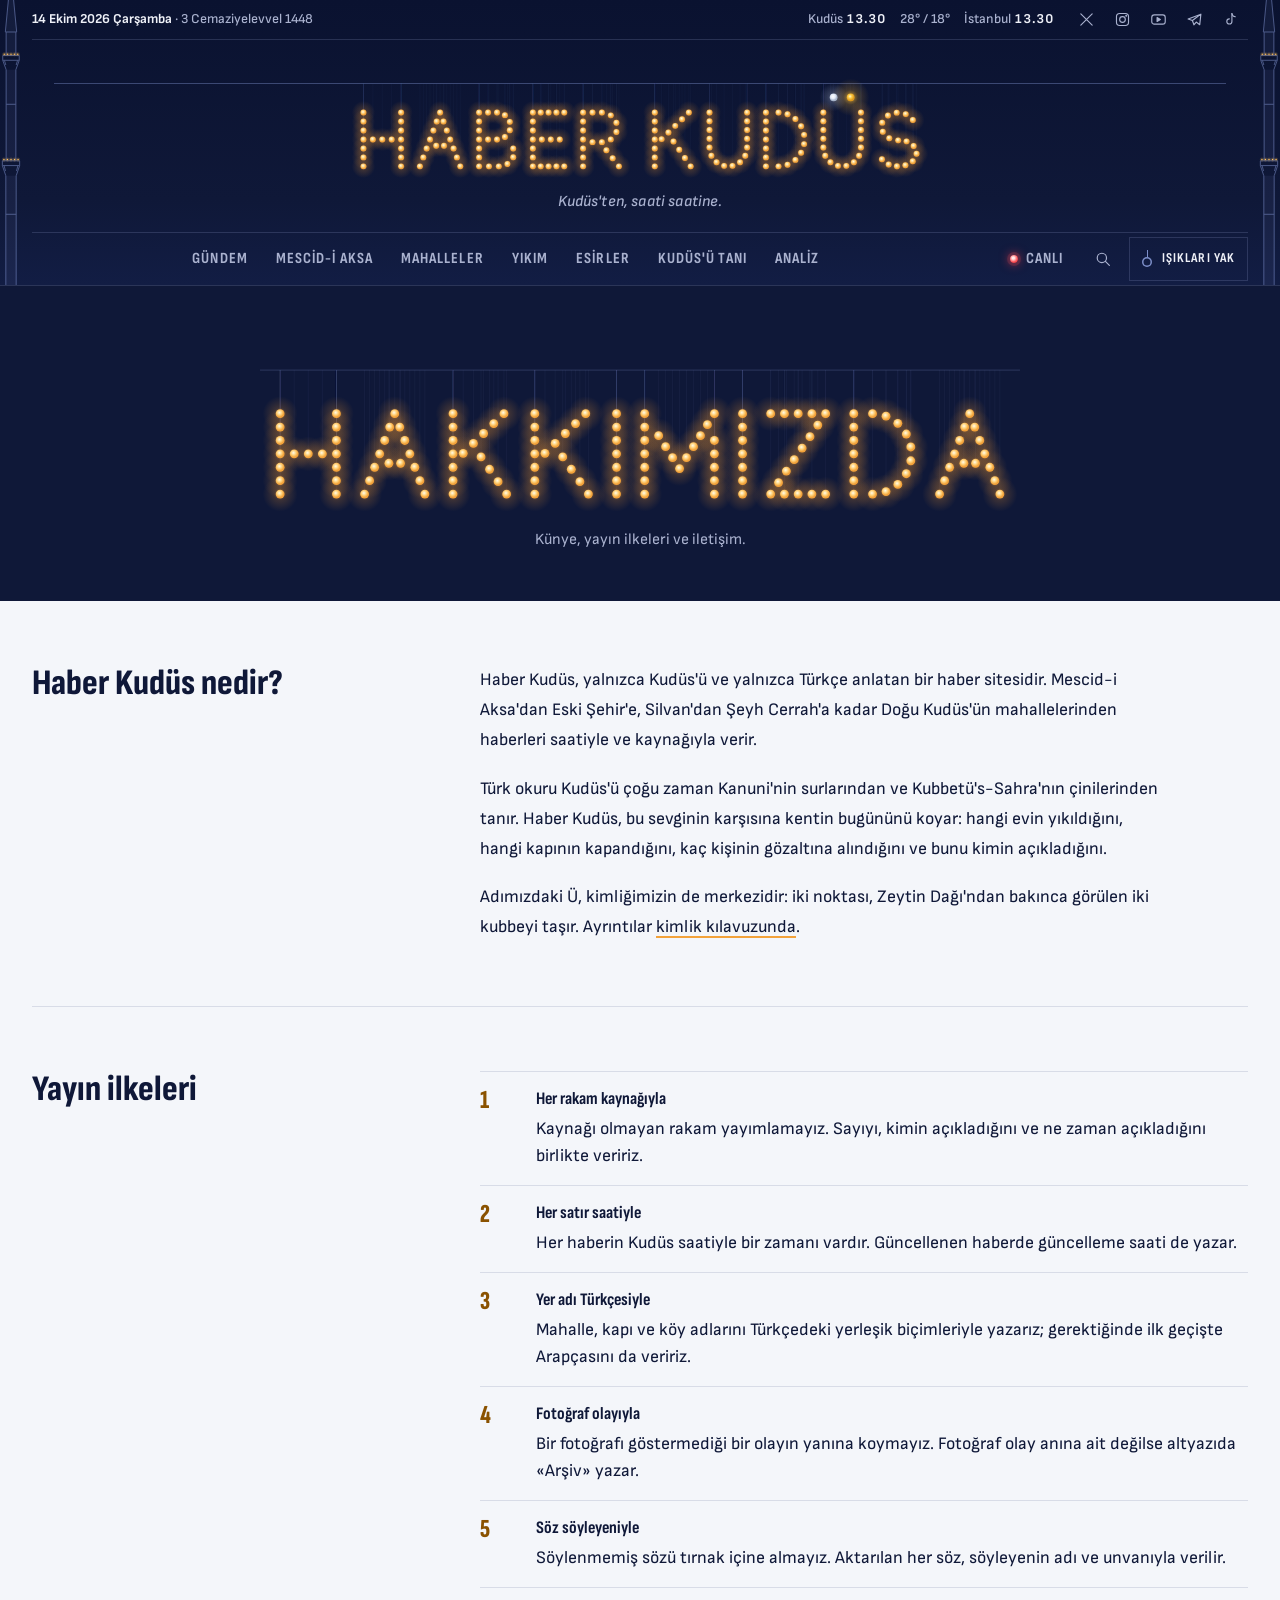
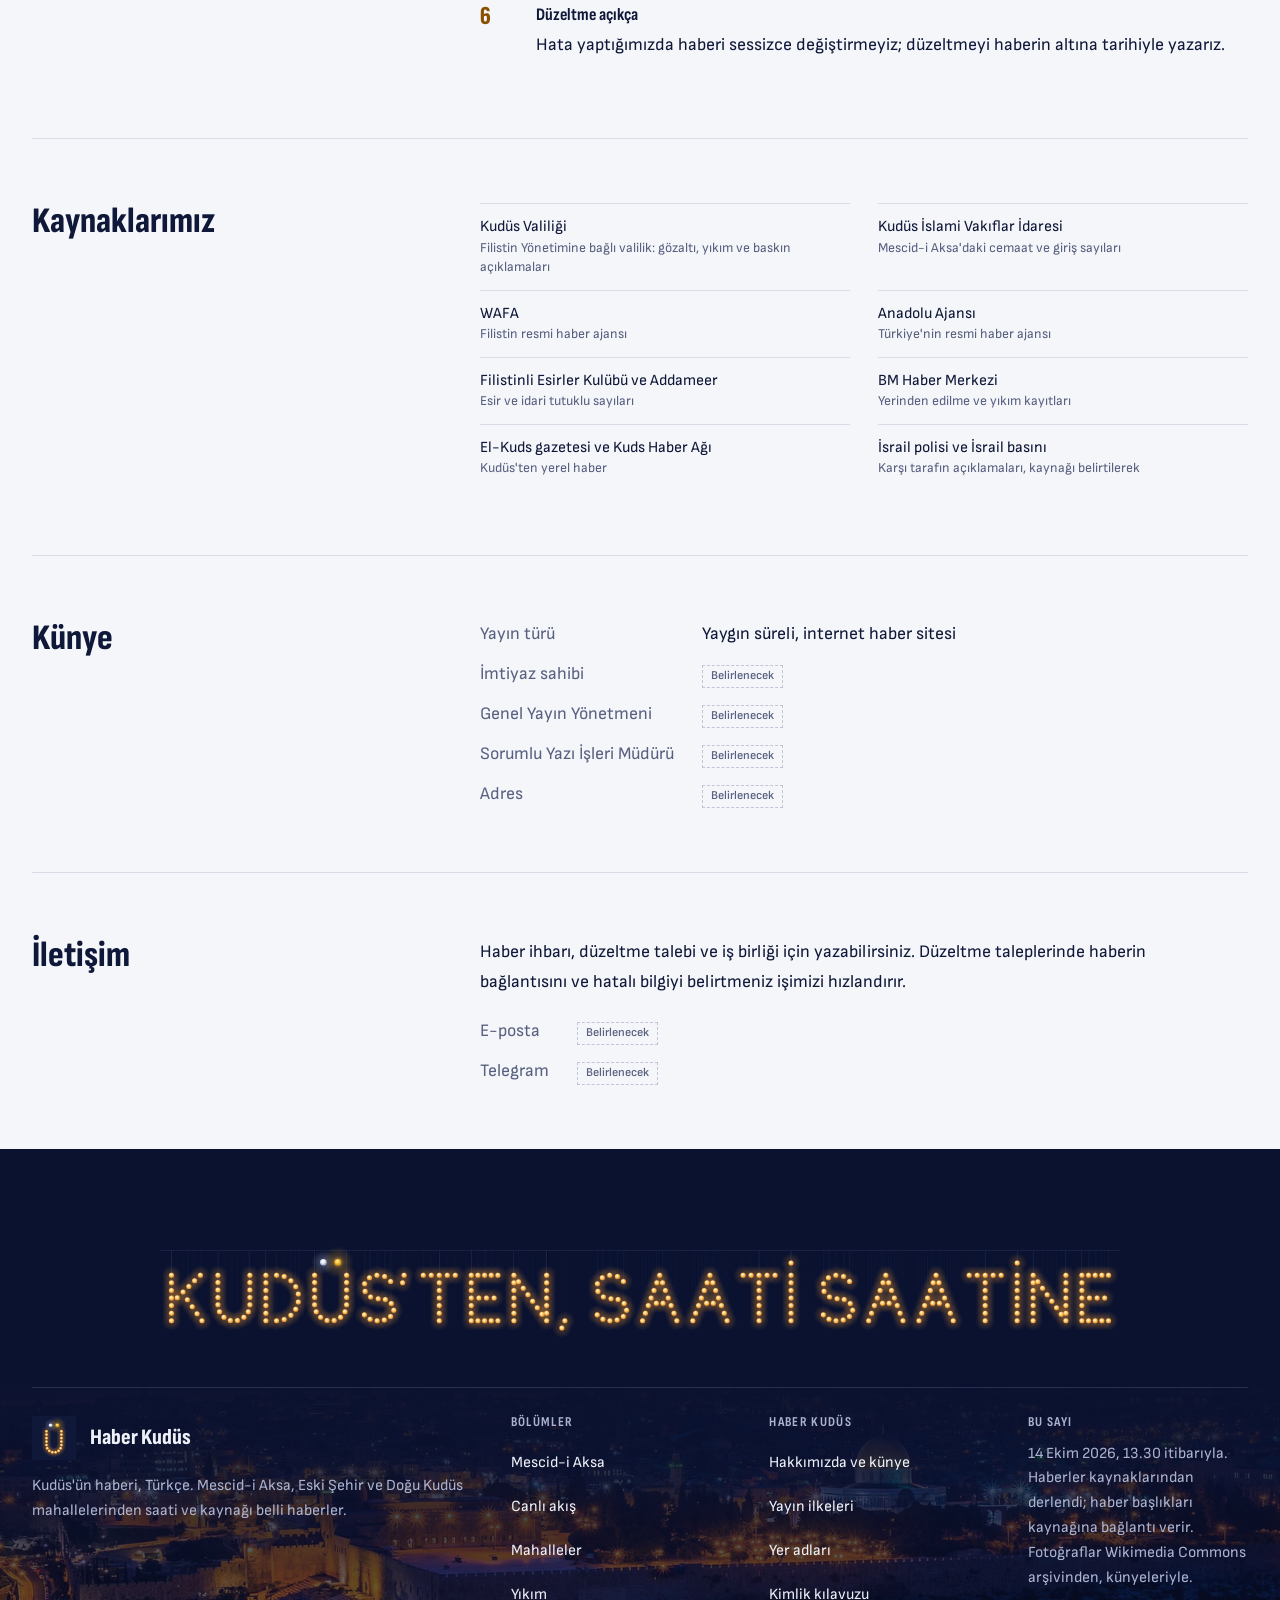
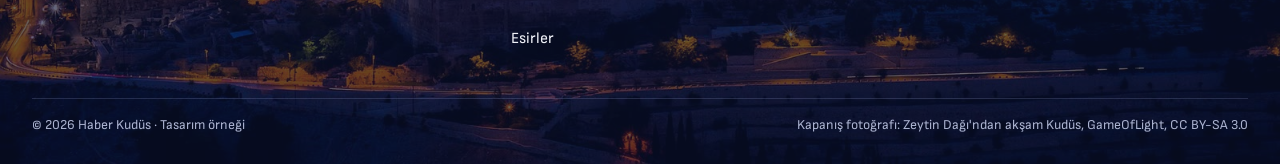
<file: hakkimizda.html>
<!doctype html>
<html lang="tr">
<head>
<meta charset="utf-8">
<meta name="viewport" content="width=device-width,initial-scale=1,viewport-fit=cover">
<meta name="robots" content="noindex,nofollow">
<title>Hakkımızda ve künye — Haber Kudüs</title>
<meta name="description" content="Haber Kudüs: Kudüs'ü Türkçe anlatan haber sitesi. Yayın ilkeleri, kaynaklar ve künye.">
<meta name="theme-color" content="#0f1838">
<meta property="og:type" content="website">
<meta property="og:site_name" content="Haber Kudüs">
<meta property="og:locale" content="tr_TR">
<meta property="og:title" content="Hakkımızda — Haber Kudüs">
<meta property="og:description" content="Kudüs'ü Türkçe anlatan haber sitesi: yayın ilkeleri, kaynaklar ve künye.">
<meta property="og:url" content="https://taktek-dev.github.io/haber-kudus-prototype/hakkimizda.html">
<meta property="og:image" content="https://taktek-dev.github.io/haber-kudus-prototype/assets/brand/png/og-ana.png">
<meta property="og:image:width" content="1200">
<meta property="og:image:height" content="630">
<meta name="twitter:card" content="summary_large_image">
<link rel="apple-touch-icon" href="assets/brand/png/apple-touch-icon.png">
<link rel="icon" href="assets/brand/favicon.svg?v=3" type="image/svg+xml">
<link rel="preload" href="assets/fonts/sofia-sans-condensed-normal-latin.woff2" as="font" type="font/woff2" crossorigin>
<link rel="preload" href="assets/fonts/sofia-sans-normal-latin.woff2" as="font" type="font/woff2" crossorigin>
<link rel="stylesheet" href="assets/css/fonts.css?v=3">
<link rel="stylesheet" href="assets/css/kudus.css?v=3">
<link rel="stylesheet" href="assets/css/home.css?v=3">
<link rel="stylesheet" href="assets/css/sayfa.css?v=3">
<script>(function(d){d.classList.add('js');var t;try{t=localStorage.getItem('hk-tema')}catch(e){}if(!t&&matchMedia('(prefers-color-scheme: dark)').matches)t='dark';d.dataset.theme=t||'light'})(document.documentElement)</script>
</head>
<body>
<!--
THESIS: who speaks, by which rules, from which sources; the promise of the mahya written as editorial policy.
FORM: inner page of the Mahya world (seed b1a0cf79). FINISH: unreviewed and undocumented is unfinished; this build ends with the finish review, the verdict, and DESIGN.md
-->
<a class="skip" href="#icerik">İçeriğe geç</a>
<!--@parca:ust-->
<header class="gok">
  <div class="wrap">
    <!--@mahya:minare-sol--><svg xmlns="http://www.w3.org/2000/svg" viewBox="0 0 40 420" class="minare" aria-hidden="true" focusable="false" data-minare="sol"><path class="minare__shade" d="M20 22L12.8 98H27.2Z M13.8 98H26.2V128H13.8Z M13.8 146H26.2V262H13.8Z M13.4 281H26.6V420H13.4Z"/><path class="minare__body" d="M20 22V9M18.4 15.5a1.6 1.6 0 1 0 3.2 0a1.6 1.6 0 1 0 -3.2 0M23.2 5.2a4.2 4.2 0 1 1 -6.4 0a3.3 3.3 0 1 0 6.4 0M20 22L12.8 98H27.2ZM13.8 98V128M26.2 98V128M9.5 128H30.5V134H9.5ZM9.5 134L13.8 146M30.5 134L26.2 146M11.6 134L13.4 140M28.4 134L26.6 140M13.8 146V262M26.2 146V262M13.8 190H26.2M9 262H31V268H9ZM9 268L13.4 281M31 268L26.6 281M11.2 268L13 275M28.8 268L27 275M13.4 281V420M26.6 281V420M13.4 330H26.6"/><circle class="minare__glow" cx="11.4" cy="126.4" r="2.6"/><circle class="minare__lamp" cx="11.4" cy="126.4" r=".95"/><circle class="minare__glow" cx="15.7" cy="126.4" r="2.6"/><circle class="minare__lamp" cx="15.7" cy="126.4" r=".95"/><circle class="minare__glow" cx="20" cy="126.4" r="2.6"/><circle class="minare__lamp" cx="20" cy="126.4" r=".95"/><circle class="minare__glow" cx="24.3" cy="126.4" r="2.6"/><circle class="minare__lamp" cx="24.3" cy="126.4" r=".95"/><circle class="minare__glow" cx="28.6" cy="126.4" r="2.6"/><circle class="minare__lamp" cx="28.6" cy="126.4" r=".95"/><circle class="minare__glow" cx="11" cy="260.4" r="2.6"/><circle class="minare__lamp" cx="11" cy="260.4" r=".95"/><circle class="minare__glow" cx="15.5" cy="260.4" r="2.6"/><circle class="minare__lamp" cx="15.5" cy="260.4" r=".95"/><circle class="minare__glow" cx="20" cy="260.4" r="2.6"/><circle class="minare__lamp" cx="20" cy="260.4" r=".95"/><circle class="minare__glow" cx="24.5" cy="260.4" r="2.6"/><circle class="minare__lamp" cx="24.5" cy="260.4" r=".95"/><circle class="minare__glow" cx="29" cy="260.4" r="2.6"/><circle class="minare__lamp" cx="29" cy="260.4" r=".95"/></svg><!--/@mahya-->
    <!--@mahya:minare-sag--><svg xmlns="http://www.w3.org/2000/svg" viewBox="0 0 40 420" class="minare" aria-hidden="true" focusable="false" data-minare="sag"><path class="minare__shade" d="M20 22L12.8 98H27.2Z M13.8 98H26.2V128H13.8Z M13.8 146H26.2V262H13.8Z M13.4 281H26.6V420H13.4Z"/><path class="minare__body" d="M20 22V9M18.4 15.5a1.6 1.6 0 1 0 3.2 0a1.6 1.6 0 1 0 -3.2 0M23.2 5.2a4.2 4.2 0 1 1 -6.4 0a3.3 3.3 0 1 0 6.4 0M20 22L12.8 98H27.2ZM13.8 98V128M26.2 98V128M9.5 128H30.5V134H9.5ZM9.5 134L13.8 146M30.5 134L26.2 146M11.6 134L13.4 140M28.4 134L26.6 140M13.8 146V262M26.2 146V262M13.8 190H26.2M9 262H31V268H9ZM9 268L13.4 281M31 268L26.6 281M11.2 268L13 275M28.8 268L27 275M13.4 281V420M26.6 281V420M13.4 330H26.6"/><circle class="minare__glow" cx="11.4" cy="126.4" r="2.6"/><circle class="minare__lamp" cx="11.4" cy="126.4" r=".95"/><circle class="minare__glow" cx="15.7" cy="126.4" r="2.6"/><circle class="minare__lamp" cx="15.7" cy="126.4" r=".95"/><circle class="minare__glow" cx="20" cy="126.4" r="2.6"/><circle class="minare__lamp" cx="20" cy="126.4" r=".95"/><circle class="minare__glow" cx="24.3" cy="126.4" r="2.6"/><circle class="minare__lamp" cx="24.3" cy="126.4" r=".95"/><circle class="minare__glow" cx="28.6" cy="126.4" r="2.6"/><circle class="minare__lamp" cx="28.6" cy="126.4" r=".95"/><circle class="minare__glow" cx="11" cy="260.4" r="2.6"/><circle class="minare__lamp" cx="11" cy="260.4" r=".95"/><circle class="minare__glow" cx="15.5" cy="260.4" r="2.6"/><circle class="minare__lamp" cx="15.5" cy="260.4" r=".95"/><circle class="minare__glow" cx="20" cy="260.4" r="2.6"/><circle class="minare__lamp" cx="20" cy="260.4" r=".95"/><circle class="minare__glow" cx="24.5" cy="260.4" r="2.6"/><circle class="minare__lamp" cx="24.5" cy="260.4" r=".95"/><circle class="minare__glow" cx="29" cy="260.4" r="2.6"/><circle class="minare__lamp" cx="29" cy="260.4" r=".95"/></svg><!--/@mahya-->
    <div class="gok__ust">
      <span class="tarih"><b>14 Ekim 2026 Çarşamba</b><span class="hicri"> · 3 Cemaziyelevvel 1448</span></span>
      <span class="saatler"><span>Kudüs <time datetime="2026-10-14T13:30+03:00">13.30</time></span><span class="hava">28° / 18°</span><span>İstanbul <time datetime="2026-10-14T13:30+03:00">13.30</time></span>
        <span class="sosyal" aria-label="Haber Kudüs sosyal medyada">
          <a href="#takip" aria-label="X"><svg viewBox="0 0 24 24" class="ico" aria-hidden="true"><path d="M4 4l16 16M20 4L4 20"/></svg></a>
          <a href="#takip" aria-label="Instagram"><svg viewBox="0 0 24 24" class="ico" aria-hidden="true"><rect x="3.5" y="3.5" width="17" height="17" rx="4.5"/><circle cx="12" cy="12" r="4"/><circle cx="17.2" cy="6.8" r=".6" fill="currentColor"/></svg></a>
          <a href="#takip" aria-label="YouTube"><svg viewBox="0 0 24 24" class="ico" aria-hidden="true"><rect x="2.5" y="5.5" width="19" height="13" rx="3.5"/><path d="M10 9.3v5.4l4.6-2.7z" fill="currentColor"/></svg></a>
          <a href="#takip" aria-label="Telegram"><svg viewBox="0 0 24 24" class="ico" aria-hidden="true"><path d="M21 4.5L3 11.3l6 2.1 2.2 6.1 3.2-3.9 5 3.7z"/><path d="M9 13.4l8.4-6.3"/></svg></a>
          <a href="#takip" aria-label="TikTok"><svg viewBox="0 0 24 24" class="ico" aria-hidden="true"><path d="M14 3.5v11.2a3.6 3.6 0 1 1-3.6-3.6"/><path d="M14 3.5c.4 2.6 2.2 4.4 4.8 4.6"/></svg></a>
        </span>
      </span>
    </div>
    <div class="mast">
      <span class="mast__ip" data-ip aria-hidden="true"></span>
      <a class="mast__logo plain" href="home.html" aria-label="Haber Kudüs, ana sayfa"><!--@mahya:masthead--><svg xmlns="http://www.w3.org/2000/svg" viewBox="-3 -9.5 129.4 24.5" class="mahya mahya--night" role="img" aria-label="Haber Kudüs" data-mahya="masthead"><defs><radialGradient id="mhh"><stop offset="0" stop-color="#ffb648" stop-opacity=".55"/><stop offset=".35" stop-color="#ff9f2e" stop-opacity=".18"/><stop offset="1" stop-color="#ff9f2e" stop-opacity="0"/></radialGradient><radialGradient id="mhc" cx=".42" cy=".38"><stop offset="0" stop-color="#fffbe9"/><stop offset=".55" stop-color="#ffd27a"/><stop offset="1" stop-color="#f3a23a"/></radialGradient><radialGradient id="mhk" cx=".42" cy=".38"><stop offset="0" stop-color="#fff6d1"/><stop offset=".45" stop-color="#ffcf4a"/><stop offset="1" stop-color="#e09a1c"/></radialGradient><radialGradient id="mhs" cx=".42" cy=".38"><stop offset="0" stop-color="#ffffff"/><stop offset=".6" stop-color="#e4ebf7"/><stop offset="1" stop-color="#a9b6cc"/></radialGradient><radialGradient id="mhkh"><stop offset="0" stop-color="#ffc83a" stop-opacity=".75"/><stop offset=".4" stop-color="#ffb21f" stop-opacity=".22"/><stop offset="1" stop-color="#ffb21f" stop-opacity="0"/></radialGradient><radialGradient id="mhsh"><stop offset="0" stop-color="#dfe8ff" stop-opacity=".3"/><stop offset="1" stop-color="#dfe8ff" stop-opacity="0"/></radialGradient></defs><g class="mahya__rig"><line class="mahya__rope" x1="-3" y1="-6.5" x2="126.4" y2="-6.5"/><path class="mahya__threads" d="M0 -6.5V0M0 -6.5V2M0 -6.5V4M0 -6.5V6M0 -6.5V8M0 -6.5V10M0 -6.5V12M8.4 -6.5V0M8.4 -6.5V2M8.4 -6.5V4M8.4 -6.5V6M8.4 -6.5V8M8.4 -6.5V10M8.4 -6.5V12M2.1 -6.5V6M4.2 -6.5V6M6.3 -6.5V6M12.6 -6.5V12M13.35 -6.5V10M14.1 -6.5V8M14.85 -6.5V6M15.6 -6.5V4M16.35 -6.5V2M17.1 -6.5V0M17.85 -6.5V2M18.6 -6.5V4M19.35 -6.5V6M20.1 -6.5V8M20.85 -6.5V10M21.6 -6.5V12M16.23 -6.5V7.4M17.97 -6.5V7.4M25.8 -6.5V0M25.8 -6.5V2M25.8 -6.5V4M25.8 -6.5V6M25.8 -6.5V8M25.8 -6.5V10M25.8 -6.5V12M27.8 -6.5V0M29.8 -6.5V0M31.56 -6.5V0.57M32.65 -6.5V2.07M32.65 -6.5V3.93M31.56 -6.5V5.43M29.8 -6.5V6M27.8 -6.5V6M33.41 -6.5V8.02M33.41 -6.5V9.98M32.12 -6.5V11.48M30.2 -6.5V12M28 -6.5V12M37.8 -6.5V0M37.8 -6.5V2M37.8 -6.5V4M37.8 -6.5V6M37.8 -6.5V8M37.8 -6.5V10M37.8 -6.5V12M39.55 -6.5V0M41.3 -6.5V0M43.05 -6.5V0M44.8 -6.5V0M39.8 -6.5V6M41.8 -6.5V6M43.8 -6.5V6M39.55 -6.5V12M41.3 -6.5V12M43.05 -6.5V12M44.8 -6.5V12M49 -6.5V0M49 -6.5V2M49 -6.5V4M49 -6.5V6M49 -6.5V8M49 -6.5V10M49 -6.5V12M51.1 -6.5V0M53.2 -6.5V0M55.18 -6.5V0.62M56.43 -6.5V2.27M56.43 -6.5V4.33M55.18 -6.5V5.98M53.2 -6.5V6.6M51.1 -6.5V6.6M54.2 -6.5V8.4M55.6 -6.5V10.2M57 -6.5V12M65 -6.5V0M65 -6.5V2M65 -6.5V4M65 -6.5V6M65 -6.5V8M65 -6.5V10M65 -6.5V12M72.6 -6.5V0M71.08 -6.5V1.48M69.56 -6.5V2.96M68.04 -6.5V4.44M66.52 -6.5V5.92M69.17 -6.5V6.45M70.45 -6.5V8.3M71.72 -6.5V10.15M73 -6.5V12M77.2 -6.5V0M77.2 -6.5V1.95M77.2 -6.5V3.9M77.2 -6.5V5.85M77.2 -6.5V7.8M77.62 -6.5V9.62M78.78 -6.5V11.08M80.47 -6.5V11.89M82.33 -6.5V11.89M84.02 -6.5V11.08M85.18 -6.5V9.62M85.6 -6.5V7.8M85.6 -6.5V5.85M85.6 -6.5V3.9M85.6 -6.5V1.95M85.6 -6.5V0M89.8 -6.5V0M89.8 -6.5V2M89.8 -6.5V4M89.8 -6.5V6M89.8 -6.5V8M89.8 -6.5V10M89.8 -6.5V12M92.6 -6.5V0M94.61 -6.5V0.37M96.37 -6.5V1.44M97.64 -6.5V3.04M98.31 -6.5V4.97M98.31 -6.5V7.03M97.64 -6.5V8.96M96.37 -6.5V10.56M94.61 -6.5V11.63M92.6 -6.5V12M102.6 -6.5V0M102.6 -6.5V1.95M102.6 -6.5V3.9M102.6 -6.5V5.85M102.6 -6.5V7.8M103.02 -6.5V9.62M104.18 -6.5V11.08M105.87 -6.5V11.89M107.73 -6.5V11.89M109.42 -6.5V11.08M110.58 -6.5V9.62M111 -6.5V7.8M111 -6.5V5.85M111 -6.5V3.9M111 -6.5V1.95M111 -6.5V0M104.9 -6.5V-3.4M108.7 -6.5V-3.4M122.57 -6.5V1.64M120.99 -6.5V0.34M118.97 -6.5V0.01M117.02 -6.5V0.66M115.74 -6.5V2.25M115.87 -6.5V4.26M117.31 -6.5V5.71M119.3 -6.5V6.2M121.17 -6.5V6.42M122.75 -6.5V7.45M123.4 -6.5V9.19M122.55 -6.5V10.84M120.91 -6.5V11.76M119.02 -6.5V11.99M117.18 -6.5V11.57M115.68 -6.5V10.43"/></g><g class="mahya__halos"><circle cx="0" cy="0" r="2.6" fill="url(#mhh)" style="--i:0"/><circle cx="0" cy="2" r="2.6" fill="url(#mhh)" style="--i:1"/><circle cx="0" cy="4" r="2.6" fill="url(#mhh)" style="--i:2"/><circle cx="0" cy="6" r="2.6" fill="url(#mhh)" style="--i:3"/><circle cx="0" cy="8" r="2.6" fill="url(#mhh)" style="--i:4"/><circle cx="0" cy="10" r="2.6" fill="url(#mhh)" style="--i:5"/><circle cx="0" cy="12" r="2.6" fill="url(#mhh)" style="--i:6"/><circle cx="8.4" cy="0" r="2.6" fill="url(#mhh)" style="--i:10"/><circle cx="8.4" cy="2" r="2.6" fill="url(#mhh)" style="--i:11"/><circle cx="8.4" cy="4" r="2.6" fill="url(#mhh)" style="--i:12"/><circle cx="8.4" cy="6" r="2.6" fill="url(#mhh)" style="--i:13"/><circle cx="8.4" cy="8" r="2.6" fill="url(#mhh)" style="--i:14"/><circle cx="8.4" cy="10" r="2.6" fill="url(#mhh)" style="--i:15"/><circle cx="8.4" cy="12" r="2.6" fill="url(#mhh)" style="--i:16"/><circle cx="2.1" cy="6" r="2.6" fill="url(#mhh)" style="--i:7"/><circle cx="4.2" cy="6" r="2.6" fill="url(#mhh)" style="--i:8"/><circle cx="6.3" cy="6" r="2.6" fill="url(#mhh)" style="--i:9"/><circle cx="12.6" cy="12" r="2.6" fill="url(#mhh)" style="--i:17"/><circle cx="13.35" cy="10" r="2.6" fill="url(#mhh)" style="--i:18"/><circle cx="14.1" cy="8" r="2.6" fill="url(#mhh)" style="--i:19"/><circle cx="14.85" cy="6" r="2.6" fill="url(#mhh)" style="--i:20"/><circle cx="15.6" cy="4" r="2.6" fill="url(#mhh)" style="--i:21"/><circle cx="16.35" cy="2" r="2.6" fill="url(#mhh)" style="--i:22"/><circle cx="17.1" cy="0" r="2.6" fill="url(#mhh)" style="--i:23"/><circle cx="17.85" cy="2" r="2.6" fill="url(#mhh)" style="--i:25"/><circle cx="18.6" cy="4" r="2.6" fill="url(#mhh)" style="--i:27"/><circle cx="19.35" cy="6" r="2.6" fill="url(#mhh)" style="--i:28"/><circle cx="20.1" cy="8" r="2.6" fill="url(#mhh)" style="--i:29"/><circle cx="20.85" cy="10" r="2.6" fill="url(#mhh)" style="--i:30"/><circle cx="21.6" cy="12" r="2.6" fill="url(#mhh)" style="--i:31"/><circle cx="16.23" cy="7.4" r="2.6" fill="url(#mhh)" style="--i:24"/><circle cx="17.97" cy="7.4" r="2.6" fill="url(#mhh)" style="--i:26"/><circle cx="25.8" cy="0" r="2.6" fill="url(#mhh)" style="--i:32"/><circle cx="25.8" cy="2" r="2.6" fill="url(#mhh)" style="--i:33"/><circle cx="25.8" cy="4" r="2.6" fill="url(#mhh)" style="--i:34"/><circle cx="25.8" cy="6" r="2.6" fill="url(#mhh)" style="--i:35"/><circle cx="25.8" cy="8" r="2.6" fill="url(#mhh)" style="--i:36"/><circle cx="25.8" cy="10" r="2.6" fill="url(#mhh)" style="--i:37"/><circle cx="25.8" cy="12" r="2.6" fill="url(#mhh)" style="--i:39"/><circle cx="27.8" cy="0" r="2.6" fill="url(#mhh)" style="--i:38"/><circle cx="29.8" cy="0" r="2.6" fill="url(#mhh)" style="--i:41"/><circle cx="31.56" cy="0.57" r="2.6" fill="url(#mhh)" style="--i:44"/><circle cx="32.65" cy="2.07" r="2.6" fill="url(#mhh)" style="--i:47"/><circle cx="32.65" cy="3.93" r="2.6" fill="url(#mhh)" style="--i:48"/><circle cx="31.56" cy="5.43" r="2.6" fill="url(#mhh)" style="--i:46"/><circle cx="29.8" cy="6" r="2.6" fill="url(#mhh)" style="--i:43"/><circle cx="27.8" cy="6" r="2.6" fill="url(#mhh)" style="--i:40"/><circle cx="33.41" cy="8.02" r="2.6" fill="url(#mhh)" style="--i:50"/><circle cx="33.41" cy="9.98" r="2.6" fill="url(#mhh)" style="--i:51"/><circle cx="32.12" cy="11.48" r="2.6" fill="url(#mhh)" style="--i:49"/><circle cx="30.2" cy="12" r="2.6" fill="url(#mhh)" style="--i:45"/><circle cx="28" cy="12" r="2.6" fill="url(#mhh)" style="--i:42"/><circle cx="37.8" cy="0" r="2.6" fill="url(#mhh)" style="--i:52"/><circle cx="37.8" cy="2" r="2.6" fill="url(#mhh)" style="--i:53"/><circle cx="37.8" cy="4" r="2.6" fill="url(#mhh)" style="--i:54"/><circle cx="37.8" cy="6" r="2.6" fill="url(#mhh)" style="--i:55"/><circle cx="37.8" cy="8" r="2.6" fill="url(#mhh)" style="--i:56"/><circle cx="37.8" cy="10" r="2.6" fill="url(#mhh)" style="--i:58"/><circle cx="37.8" cy="12" r="2.6" fill="url(#mhh)" style="--i:59"/><circle cx="39.55" cy="0" r="2.6" fill="url(#mhh)" style="--i:57"/><circle cx="41.3" cy="0" r="2.6" fill="url(#mhh)" style="--i:61"/><circle cx="43.05" cy="0" r="2.6" fill="url(#mhh)" style="--i:64"/><circle cx="44.8" cy="0" r="2.6" fill="url(#mhh)" style="--i:66"/><circle cx="39.8" cy="6" r="2.6" fill="url(#mhh)" style="--i:60"/><circle cx="41.8" cy="6" r="2.6" fill="url(#mhh)" style="--i:63"/><circle cx="43.8" cy="6" r="2.6" fill="url(#mhh)" style="--i:67"/><circle cx="39.55" cy="12" r="2.6" fill="url(#mhh)" style="--i:62"/><circle cx="41.3" cy="12" r="2.6" fill="url(#mhh)" style="--i:65"/><circle cx="43.05" cy="12" r="2.6" fill="url(#mhh)" style="--i:68"/><circle cx="44.8" cy="12" r="2.6" fill="url(#mhh)" style="--i:69"/><circle cx="49" cy="0" r="2.6" fill="url(#mhh)" style="--i:70"/><circle cx="49" cy="2" r="2.6" fill="url(#mhh)" style="--i:71"/><circle cx="49" cy="4" r="2.6" fill="url(#mhh)" style="--i:72"/><circle cx="49" cy="6" r="2.6" fill="url(#mhh)" style="--i:73"/><circle cx="49" cy="8" r="2.6" fill="url(#mhh)" style="--i:74"/><circle cx="49" cy="10" r="2.6" fill="url(#mhh)" style="--i:75"/><circle cx="49" cy="12" r="2.6" fill="url(#mhh)" style="--i:77"/><circle cx="51.1" cy="0" r="2.6" fill="url(#mhh)" style="--i:76"/><circle cx="53.2" cy="0" r="2.6" fill="url(#mhh)" style="--i:79"/><circle cx="55.18" cy="0.62" r="2.6" fill="url(#mhh)" style="--i:81"/><circle cx="56.43" cy="2.27" r="2.6" fill="url(#mhh)" style="--i:84"/><circle cx="56.43" cy="4.33" r="2.6" fill="url(#mhh)" style="--i:85"/><circle cx="55.18" cy="5.98" r="2.6" fill="url(#mhh)" style="--i:83"/><circle cx="53.2" cy="6.6" r="2.6" fill="url(#mhh)" style="--i:80"/><circle cx="51.1" cy="6.6" r="2.6" fill="url(#mhh)" style="--i:78"/><circle cx="54.2" cy="8.4" r="2.6" fill="url(#mhh)" style="--i:82"/><circle cx="55.6" cy="10.2" r="2.6" fill="url(#mhh)" style="--i:86"/><circle cx="57" cy="12" r="2.6" fill="url(#mhh)" style="--i:87"/><circle cx="65" cy="0" r="2.6" fill="url(#mhh)" style="--i:88"/><circle cx="65" cy="2" r="2.6" fill="url(#mhh)" style="--i:89"/><circle cx="65" cy="4" r="2.6" fill="url(#mhh)" style="--i:90"/><circle cx="65" cy="6" r="2.6" fill="url(#mhh)" style="--i:91"/><circle cx="65" cy="8" r="2.6" fill="url(#mhh)" style="--i:92"/><circle cx="65" cy="10" r="2.6" fill="url(#mhh)" style="--i:93"/><circle cx="65" cy="12" r="2.6" fill="url(#mhh)" style="--i:94"/><circle cx="72.6" cy="0" r="2.6" fill="url(#mhh)" style="--i:101"/><circle cx="71.08" cy="1.48" r="2.6" fill="url(#mhh)" style="--i:99"/><circle cx="69.56" cy="2.96" r="2.6" fill="url(#mhh)" style="--i:97"/><circle cx="68.04" cy="4.44" r="2.6" fill="url(#mhh)" style="--i:96"/><circle cx="66.52" cy="5.92" r="2.6" fill="url(#mhh)" style="--i:95"/><circle cx="69.17" cy="6.45" r="2.6" fill="url(#mhh)" style="--i:98"/><circle cx="70.45" cy="8.3" r="2.6" fill="url(#mhh)" style="--i:100"/><circle cx="71.72" cy="10.15" r="2.6" fill="url(#mhh)" style="--i:102"/><circle cx="73" cy="12" r="2.6" fill="url(#mhh)" style="--i:103"/><circle cx="77.2" cy="0" r="2.6" fill="url(#mhh)" style="--i:104"/><circle cx="77.2" cy="1.95" r="2.6" fill="url(#mhh)" style="--i:105"/><circle cx="77.2" cy="3.9" r="2.6" fill="url(#mhh)" style="--i:106"/><circle cx="77.2" cy="5.85" r="2.6" fill="url(#mhh)" style="--i:107"/><circle cx="77.2" cy="7.8" r="2.6" fill="url(#mhh)" style="--i:108"/><circle cx="77.62" cy="9.62" r="2.6" fill="url(#mhh)" style="--i:109"/><circle cx="78.78" cy="11.08" r="2.6" fill="url(#mhh)" style="--i:110"/><circle cx="80.47" cy="11.89" r="2.6" fill="url(#mhh)" style="--i:111"/><circle cx="82.33" cy="11.89" r="2.6" fill="url(#mhh)" style="--i:112"/><circle cx="84.02" cy="11.08" r="2.6" fill="url(#mhh)" style="--i:115"/><circle cx="85.18" cy="9.62" r="2.6" fill="url(#mhh)" style="--i:118"/><circle cx="85.6" cy="7.8" r="2.6" fill="url(#mhh)" style="--i:119"/><circle cx="85.6" cy="5.85" r="2.6" fill="url(#mhh)" style="--i:117"/><circle cx="85.6" cy="3.9" r="2.6" fill="url(#mhh)" style="--i:116"/><circle cx="85.6" cy="1.95" r="2.6" fill="url(#mhh)" style="--i:114"/><circle cx="85.6" cy="0" r="2.6" fill="url(#mhh)" style="--i:113"/><circle cx="89.8" cy="0" r="2.6" fill="url(#mhh)" style="--i:120"/><circle cx="89.8" cy="2" r="2.6" fill="url(#mhh)" style="--i:121"/><circle cx="89.8" cy="4" r="2.6" fill="url(#mhh)" style="--i:122"/><circle cx="89.8" cy="6" r="2.6" fill="url(#mhh)" style="--i:123"/><circle cx="89.8" cy="8" r="2.6" fill="url(#mhh)" style="--i:124"/><circle cx="89.8" cy="10" r="2.6" fill="url(#mhh)" style="--i:125"/><circle cx="89.8" cy="12" r="2.6" fill="url(#mhh)" style="--i:126"/><circle cx="92.6" cy="0" r="2.6" fill="url(#mhh)" style="--i:127"/><circle cx="94.61" cy="0.37" r="2.6" fill="url(#mhh)" style="--i:128"/><circle cx="96.37" cy="1.44" r="2.6" fill="url(#mhh)" style="--i:130"/><circle cx="97.64" cy="3.04" r="2.6" fill="url(#mhh)" style="--i:132"/><circle cx="98.31" cy="4.97" r="2.6" fill="url(#mhh)" style="--i:134"/><circle cx="98.31" cy="7.03" r="2.6" fill="url(#mhh)" style="--i:136"/><circle cx="97.64" cy="8.96" r="2.6" fill="url(#mhh)" style="--i:135"/><circle cx="96.37" cy="10.56" r="2.6" fill="url(#mhh)" style="--i:133"/><circle cx="94.61" cy="11.63" r="2.6" fill="url(#mhh)" style="--i:131"/><circle cx="92.6" cy="12" r="2.6" fill="url(#mhh)" style="--i:129"/><circle cx="102.6" cy="0" r="2.6" fill="url(#mhh)" style="--i:137"/><circle cx="102.6" cy="1.95" r="2.6" fill="url(#mhh)" style="--i:138"/><circle cx="102.6" cy="3.9" r="2.6" fill="url(#mhh)" style="--i:139"/><circle cx="102.6" cy="5.85" r="2.6" fill="url(#mhh)" style="--i:140"/><circle cx="102.6" cy="7.8" r="2.6" fill="url(#mhh)" style="--i:141"/><circle cx="103.02" cy="9.62" r="2.6" fill="url(#mhh)" style="--i:142"/><circle cx="104.18" cy="11.08" r="2.6" fill="url(#mhh)" style="--i:143"/><circle cx="105.87" cy="11.89" r="2.6" fill="url(#mhh)" style="--i:144"/><circle cx="107.73" cy="11.89" r="2.6" fill="url(#mhh)" style="--i:145"/><circle cx="109.42" cy="11.08" r="2.6" fill="url(#mhh)" style="--i:148"/><circle cx="110.58" cy="9.62" r="2.6" fill="url(#mhh)" style="--i:151"/><circle cx="111" cy="7.8" r="2.6" fill="url(#mhh)" style="--i:152"/><circle cx="111" cy="5.85" r="2.6" fill="url(#mhh)" style="--i:150"/><circle cx="111" cy="3.9" r="2.6" fill="url(#mhh)" style="--i:149"/><circle cx="111" cy="1.95" r="2.6" fill="url(#mhh)" style="--i:147"/><circle cx="111" cy="0" r="2.6" fill="url(#mhh)" style="--i:146"/><circle cx="104.9" cy="-3.4" r="3.12" fill="url(#mhsh)" style="--i:169"/><circle cx="108.7" cy="-3.4" r="4.16" fill="url(#mhkh)" style="--i:170"/><circle cx="122.57" cy="1.64" r="2.6" fill="url(#mhh)" style="--i:164"/><circle cx="120.99" cy="0.34" r="2.6" fill="url(#mhh)" style="--i:161"/><circle cx="118.97" cy="0.01" r="2.6" fill="url(#mhh)" style="--i:158"/><circle cx="117.02" cy="0.66" r="2.6" fill="url(#mhh)" style="--i:155"/><circle cx="115.74" cy="2.25" r="2.6" fill="url(#mhh)" style="--i:153"/><circle cx="115.87" cy="4.26" r="2.6" fill="url(#mhh)" style="--i:154"/><circle cx="117.31" cy="5.71" r="2.6" fill="url(#mhh)" style="--i:157"/><circle cx="119.3" cy="6.2" r="2.6" fill="url(#mhh)" style="--i:160"/><circle cx="121.17" cy="6.42" r="2.6" fill="url(#mhh)" style="--i:163"/><circle cx="122.75" cy="7.45" r="2.6" fill="url(#mhh)" style="--i:166"/><circle cx="123.4" cy="9.19" r="2.6" fill="url(#mhh)" style="--i:168"/><circle cx="122.55" cy="10.84" r="2.6" fill="url(#mhh)" style="--i:167"/><circle cx="120.91" cy="11.76" r="2.6" fill="url(#mhh)" style="--i:165"/><circle cx="119.02" cy="11.99" r="2.6" fill="url(#mhh)" style="--i:162"/><circle cx="117.18" cy="11.57" r="2.6" fill="url(#mhh)" style="--i:159"/><circle cx="115.68" cy="10.43" r="2.6" fill="url(#mhh)" style="--i:156"/></g><g class="mahya__lamps"><circle cx="0" cy="0" r="0.66" fill="url(#mhc)" style="--i:0"/><circle cx="0" cy="2" r="0.66" fill="url(#mhc)" style="--i:1"/><circle cx="0" cy="4" r="0.66" fill="url(#mhc)" style="--i:2"/><circle cx="0" cy="6" r="0.66" fill="url(#mhc)" style="--i:3"/><circle cx="0" cy="8" r="0.66" fill="url(#mhc)" style="--i:4"/><circle cx="0" cy="10" r="0.66" fill="url(#mhc)" style="--i:5"/><circle cx="0" cy="12" r="0.66" fill="url(#mhc)" style="--i:6"/><circle cx="8.4" cy="0" r="0.66" fill="url(#mhc)" style="--i:10"/><circle cx="8.4" cy="2" r="0.66" fill="url(#mhc)" style="--i:11"/><circle cx="8.4" cy="4" r="0.66" fill="url(#mhc)" style="--i:12"/><circle cx="8.4" cy="6" r="0.66" fill="url(#mhc)" style="--i:13"/><circle cx="8.4" cy="8" r="0.66" fill="url(#mhc)" style="--i:14"/><circle cx="8.4" cy="10" r="0.66" fill="url(#mhc)" style="--i:15"/><circle cx="8.4" cy="12" r="0.66" fill="url(#mhc)" style="--i:16"/><circle cx="2.1" cy="6" r="0.66" fill="url(#mhc)" style="--i:7"/><circle cx="4.2" cy="6" r="0.66" fill="url(#mhc)" style="--i:8"/><circle cx="6.3" cy="6" r="0.66" fill="url(#mhc)" style="--i:9"/><circle cx="12.6" cy="12" r="0.66" fill="url(#mhc)" style="--i:17"/><circle cx="13.35" cy="10" r="0.66" fill="url(#mhc)" style="--i:18"/><circle cx="14.1" cy="8" r="0.66" fill="url(#mhc)" style="--i:19"/><circle cx="14.85" cy="6" r="0.66" fill="url(#mhc)" style="--i:20"/><circle cx="15.6" cy="4" r="0.66" fill="url(#mhc)" style="--i:21"/><circle cx="16.35" cy="2" r="0.66" fill="url(#mhc)" style="--i:22"/><circle cx="17.1" cy="0" r="0.66" fill="url(#mhc)" style="--i:23"/><circle cx="17.85" cy="2" r="0.66" fill="url(#mhc)" style="--i:25"/><circle cx="18.6" cy="4" r="0.66" fill="url(#mhc)" style="--i:27"/><circle cx="19.35" cy="6" r="0.66" fill="url(#mhc)" style="--i:28"/><circle cx="20.1" cy="8" r="0.66" fill="url(#mhc)" style="--i:29"/><circle cx="20.85" cy="10" r="0.66" fill="url(#mhc)" style="--i:30"/><circle cx="21.6" cy="12" r="0.66" fill="url(#mhc)" style="--i:31"/><circle cx="16.23" cy="7.4" r="0.66" fill="url(#mhc)" style="--i:24"/><circle cx="17.97" cy="7.4" r="0.66" fill="url(#mhc)" style="--i:26"/><circle cx="25.8" cy="0" r="0.66" fill="url(#mhc)" style="--i:32"/><circle cx="25.8" cy="2" r="0.66" fill="url(#mhc)" style="--i:33"/><circle cx="25.8" cy="4" r="0.66" fill="url(#mhc)" style="--i:34"/><circle cx="25.8" cy="6" r="0.66" fill="url(#mhc)" style="--i:35"/><circle cx="25.8" cy="8" r="0.66" fill="url(#mhc)" style="--i:36"/><circle cx="25.8" cy="10" r="0.66" fill="url(#mhc)" style="--i:37"/><circle cx="25.8" cy="12" r="0.66" fill="url(#mhc)" style="--i:39"/><circle cx="27.8" cy="0" r="0.66" fill="url(#mhc)" style="--i:38"/><circle cx="29.8" cy="0" r="0.66" fill="url(#mhc)" style="--i:41"/><circle cx="31.56" cy="0.57" r="0.66" fill="url(#mhc)" style="--i:44"/><circle cx="32.65" cy="2.07" r="0.66" fill="url(#mhc)" style="--i:47"/><circle cx="32.65" cy="3.93" r="0.66" fill="url(#mhc)" style="--i:48"/><circle cx="31.56" cy="5.43" r="0.66" fill="url(#mhc)" style="--i:46"/><circle cx="29.8" cy="6" r="0.66" fill="url(#mhc)" style="--i:43"/><circle cx="27.8" cy="6" r="0.66" fill="url(#mhc)" style="--i:40"/><circle cx="33.41" cy="8.02" r="0.66" fill="url(#mhc)" style="--i:50"/><circle cx="33.41" cy="9.98" r="0.66" fill="url(#mhc)" style="--i:51"/><circle cx="32.12" cy="11.48" r="0.66" fill="url(#mhc)" style="--i:49"/><circle cx="30.2" cy="12" r="0.66" fill="url(#mhc)" style="--i:45"/><circle cx="28" cy="12" r="0.66" fill="url(#mhc)" style="--i:42"/><circle cx="37.8" cy="0" r="0.66" fill="url(#mhc)" style="--i:52"/><circle cx="37.8" cy="2" r="0.66" fill="url(#mhc)" style="--i:53"/><circle cx="37.8" cy="4" r="0.66" fill="url(#mhc)" style="--i:54"/><circle cx="37.8" cy="6" r="0.66" fill="url(#mhc)" style="--i:55"/><circle cx="37.8" cy="8" r="0.66" fill="url(#mhc)" style="--i:56"/><circle cx="37.8" cy="10" r="0.66" fill="url(#mhc)" style="--i:58"/><circle cx="37.8" cy="12" r="0.66" fill="url(#mhc)" style="--i:59"/><circle cx="39.55" cy="0" r="0.66" fill="url(#mhc)" style="--i:57"/><circle cx="41.3" cy="0" r="0.66" fill="url(#mhc)" style="--i:61"/><circle cx="43.05" cy="0" r="0.66" fill="url(#mhc)" style="--i:64"/><circle cx="44.8" cy="0" r="0.66" fill="url(#mhc)" style="--i:66"/><circle cx="39.8" cy="6" r="0.66" fill="url(#mhc)" style="--i:60"/><circle cx="41.8" cy="6" r="0.66" fill="url(#mhc)" style="--i:63"/><circle cx="43.8" cy="6" r="0.66" fill="url(#mhc)" style="--i:67"/><circle cx="39.55" cy="12" r="0.66" fill="url(#mhc)" style="--i:62"/><circle cx="41.3" cy="12" r="0.66" fill="url(#mhc)" style="--i:65"/><circle cx="43.05" cy="12" r="0.66" fill="url(#mhc)" style="--i:68"/><circle cx="44.8" cy="12" r="0.66" fill="url(#mhc)" style="--i:69"/><circle cx="49" cy="0" r="0.66" fill="url(#mhc)" style="--i:70"/><circle cx="49" cy="2" r="0.66" fill="url(#mhc)" style="--i:71"/><circle cx="49" cy="4" r="0.66" fill="url(#mhc)" style="--i:72"/><circle cx="49" cy="6" r="0.66" fill="url(#mhc)" style="--i:73"/><circle cx="49" cy="8" r="0.66" fill="url(#mhc)" style="--i:74"/><circle cx="49" cy="10" r="0.66" fill="url(#mhc)" style="--i:75"/><circle cx="49" cy="12" r="0.66" fill="url(#mhc)" style="--i:77"/><circle cx="51.1" cy="0" r="0.66" fill="url(#mhc)" style="--i:76"/><circle cx="53.2" cy="0" r="0.66" fill="url(#mhc)" style="--i:79"/><circle cx="55.18" cy="0.62" r="0.66" fill="url(#mhc)" style="--i:81"/><circle cx="56.43" cy="2.27" r="0.66" fill="url(#mhc)" style="--i:84"/><circle cx="56.43" cy="4.33" r="0.66" fill="url(#mhc)" style="--i:85"/><circle cx="55.18" cy="5.98" r="0.66" fill="url(#mhc)" style="--i:83"/><circle cx="53.2" cy="6.6" r="0.66" fill="url(#mhc)" style="--i:80"/><circle cx="51.1" cy="6.6" r="0.66" fill="url(#mhc)" style="--i:78"/><circle cx="54.2" cy="8.4" r="0.66" fill="url(#mhc)" style="--i:82"/><circle cx="55.6" cy="10.2" r="0.66" fill="url(#mhc)" style="--i:86"/><circle cx="57" cy="12" r="0.66" fill="url(#mhc)" style="--i:87"/><circle cx="65" cy="0" r="0.66" fill="url(#mhc)" style="--i:88"/><circle cx="65" cy="2" r="0.66" fill="url(#mhc)" style="--i:89"/><circle cx="65" cy="4" r="0.66" fill="url(#mhc)" style="--i:90"/><circle cx="65" cy="6" r="0.66" fill="url(#mhc)" style="--i:91"/><circle cx="65" cy="8" r="0.66" fill="url(#mhc)" style="--i:92"/><circle cx="65" cy="10" r="0.66" fill="url(#mhc)" style="--i:93"/><circle cx="65" cy="12" r="0.66" fill="url(#mhc)" style="--i:94"/><circle cx="72.6" cy="0" r="0.66" fill="url(#mhc)" style="--i:101"/><circle cx="71.08" cy="1.48" r="0.66" fill="url(#mhc)" style="--i:99"/><circle cx="69.56" cy="2.96" r="0.66" fill="url(#mhc)" style="--i:97"/><circle cx="68.04" cy="4.44" r="0.66" fill="url(#mhc)" style="--i:96"/><circle cx="66.52" cy="5.92" r="0.66" fill="url(#mhc)" style="--i:95"/><circle cx="69.17" cy="6.45" r="0.66" fill="url(#mhc)" style="--i:98"/><circle cx="70.45" cy="8.3" r="0.66" fill="url(#mhc)" style="--i:100"/><circle cx="71.72" cy="10.15" r="0.66" fill="url(#mhc)" style="--i:102"/><circle cx="73" cy="12" r="0.66" fill="url(#mhc)" style="--i:103"/><circle cx="77.2" cy="0" r="0.66" fill="url(#mhc)" style="--i:104"/><circle cx="77.2" cy="1.95" r="0.66" fill="url(#mhc)" style="--i:105"/><circle cx="77.2" cy="3.9" r="0.66" fill="url(#mhc)" style="--i:106"/><circle cx="77.2" cy="5.85" r="0.66" fill="url(#mhc)" style="--i:107"/><circle cx="77.2" cy="7.8" r="0.66" fill="url(#mhc)" style="--i:108"/><circle cx="77.62" cy="9.62" r="0.66" fill="url(#mhc)" style="--i:109"/><circle cx="78.78" cy="11.08" r="0.66" fill="url(#mhc)" style="--i:110"/><circle cx="80.47" cy="11.89" r="0.66" fill="url(#mhc)" style="--i:111"/><circle cx="82.33" cy="11.89" r="0.66" fill="url(#mhc)" style="--i:112"/><circle cx="84.02" cy="11.08" r="0.66" fill="url(#mhc)" style="--i:115"/><circle cx="85.18" cy="9.62" r="0.66" fill="url(#mhc)" style="--i:118"/><circle cx="85.6" cy="7.8" r="0.66" fill="url(#mhc)" style="--i:119"/><circle cx="85.6" cy="5.85" r="0.66" fill="url(#mhc)" style="--i:117"/><circle cx="85.6" cy="3.9" r="0.66" fill="url(#mhc)" style="--i:116"/><circle cx="85.6" cy="1.95" r="0.66" fill="url(#mhc)" style="--i:114"/><circle cx="85.6" cy="0" r="0.66" fill="url(#mhc)" style="--i:113"/><circle cx="89.8" cy="0" r="0.66" fill="url(#mhc)" style="--i:120"/><circle cx="89.8" cy="2" r="0.66" fill="url(#mhc)" style="--i:121"/><circle cx="89.8" cy="4" r="0.66" fill="url(#mhc)" style="--i:122"/><circle cx="89.8" cy="6" r="0.66" fill="url(#mhc)" style="--i:123"/><circle cx="89.8" cy="8" r="0.66" fill="url(#mhc)" style="--i:124"/><circle cx="89.8" cy="10" r="0.66" fill="url(#mhc)" style="--i:125"/><circle cx="89.8" cy="12" r="0.66" fill="url(#mhc)" style="--i:126"/><circle cx="92.6" cy="0" r="0.66" fill="url(#mhc)" style="--i:127"/><circle cx="94.61" cy="0.37" r="0.66" fill="url(#mhc)" style="--i:128"/><circle cx="96.37" cy="1.44" r="0.66" fill="url(#mhc)" style="--i:130"/><circle cx="97.64" cy="3.04" r="0.66" fill="url(#mhc)" style="--i:132"/><circle cx="98.31" cy="4.97" r="0.66" fill="url(#mhc)" style="--i:134"/><circle cx="98.31" cy="7.03" r="0.66" fill="url(#mhc)" style="--i:136"/><circle cx="97.64" cy="8.96" r="0.66" fill="url(#mhc)" style="--i:135"/><circle cx="96.37" cy="10.56" r="0.66" fill="url(#mhc)" style="--i:133"/><circle cx="94.61" cy="11.63" r="0.66" fill="url(#mhc)" style="--i:131"/><circle cx="92.6" cy="12" r="0.66" fill="url(#mhc)" style="--i:129"/><circle cx="102.6" cy="0" r="0.66" fill="url(#mhc)" style="--i:137"/><circle cx="102.6" cy="1.95" r="0.66" fill="url(#mhc)" style="--i:138"/><circle cx="102.6" cy="3.9" r="0.66" fill="url(#mhc)" style="--i:139"/><circle cx="102.6" cy="5.85" r="0.66" fill="url(#mhc)" style="--i:140"/><circle cx="102.6" cy="7.8" r="0.66" fill="url(#mhc)" style="--i:141"/><circle cx="103.02" cy="9.62" r="0.66" fill="url(#mhc)" style="--i:142"/><circle cx="104.18" cy="11.08" r="0.66" fill="url(#mhc)" style="--i:143"/><circle cx="105.87" cy="11.89" r="0.66" fill="url(#mhc)" style="--i:144"/><circle cx="107.73" cy="11.89" r="0.66" fill="url(#mhc)" style="--i:145"/><circle cx="109.42" cy="11.08" r="0.66" fill="url(#mhc)" style="--i:148"/><circle cx="110.58" cy="9.62" r="0.66" fill="url(#mhc)" style="--i:151"/><circle cx="111" cy="7.8" r="0.66" fill="url(#mhc)" style="--i:152"/><circle cx="111" cy="5.85" r="0.66" fill="url(#mhc)" style="--i:150"/><circle cx="111" cy="3.9" r="0.66" fill="url(#mhc)" style="--i:149"/><circle cx="111" cy="1.95" r="0.66" fill="url(#mhc)" style="--i:147"/><circle cx="111" cy="0" r="0.66" fill="url(#mhc)" style="--i:146"/><circle cx="104.9" cy="-3.4" r="0.87" fill="url(#mhs)" class="lamp--kursun" style="--i:169"/><circle cx="108.7" cy="-3.4" r="0.87" fill="url(#mhk)" class="lamp--kubbe" style="--i:170"/><circle cx="122.57" cy="1.64" r="0.66" fill="url(#mhc)" style="--i:164"/><circle cx="120.99" cy="0.34" r="0.66" fill="url(#mhc)" style="--i:161"/><circle cx="118.97" cy="0.01" r="0.66" fill="url(#mhc)" style="--i:158"/><circle cx="117.02" cy="0.66" r="0.66" fill="url(#mhc)" style="--i:155"/><circle cx="115.74" cy="2.25" r="0.66" fill="url(#mhc)" style="--i:153"/><circle cx="115.87" cy="4.26" r="0.66" fill="url(#mhc)" style="--i:154"/><circle cx="117.31" cy="5.71" r="0.66" fill="url(#mhc)" style="--i:157"/><circle cx="119.3" cy="6.2" r="0.66" fill="url(#mhc)" style="--i:160"/><circle cx="121.17" cy="6.42" r="0.66" fill="url(#mhc)" style="--i:163"/><circle cx="122.75" cy="7.45" r="0.66" fill="url(#mhc)" style="--i:166"/><circle cx="123.4" cy="9.19" r="0.66" fill="url(#mhc)" style="--i:168"/><circle cx="122.55" cy="10.84" r="0.66" fill="url(#mhc)" style="--i:167"/><circle cx="120.91" cy="11.76" r="0.66" fill="url(#mhc)" style="--i:165"/><circle cx="119.02" cy="11.99" r="0.66" fill="url(#mhc)" style="--i:162"/><circle cx="117.18" cy="11.57" r="0.66" fill="url(#mhc)" style="--i:159"/><circle cx="115.68" cy="10.43" r="0.66" fill="url(#mhc)" style="--i:156"/></g></svg><!--/@mahya--></a>
      <span class="mast__soz">Kudüs'ten, saati saatine.</span>
    </div>
    <nav class="bolumler" id="bolumler" aria-label="Bölümler">
      <button class="arac menu-dugme" type="button" aria-expanded="false" aria-controls="bolum-listesi" aria-label="Bölümleri aç"><svg viewBox="0 0 24 24" class="ico" aria-hidden="true"><path d="M4 7h16M4 12h16M4 17h10"/></svg></button>
      <ul id="bolum-listesi">
        <li><a href="home.html">Gündem</a></li>
        <li><a href="aksa.html">Mescid-i Aksa</a></li>
        <li><a href="home.html#mahalleler">Mahalleler</a></li>
        <li><a href="haber.html">Yıkım</a></li>
        <li><a href="home.html#esirler">Esirler</a></li>
        <li><a href="home.html#tani">Kudüs'ü tanı</a></li>
        <li><a href="home.html#analiz">Analiz</a></li>
      </ul>
      <div class="araclar">
        <a class="canli-dugme plain" href="canli.html"><span class="lamp lamp--red is-live" aria-hidden="true"></span>Canlı</a>
        <a class="arac plain" href="#ara" data-ara-ac aria-controls="ara" aria-expanded="false" aria-label="Bugünkü sayıda ara"><svg viewBox="0 0 24 24" class="ico" aria-hidden="true"><circle cx="10.5" cy="10.5" r="6.2"/><path d="M15.2 15.2L20.5 20.5"/></svg></a>
        <button class="isik-dugme" type="button" data-isik aria-pressed="false"><span class="isik-dugme__lamba" aria-hidden="true"></span><span data-isik-etiket>Işıkları yak</span></button>
      </div>
    </nav>
  </div>
  <div class="ara" id="ara" role="search">
    <div class="wrap">
      <label for="ara-girdi">Bugünkü sayıda ara</label>
      <input id="ara-girdi" type="search" placeholder="Örnek: Silvan, Aksa, yıkım" autocomplete="off">
      <p class="ara__durum" role="status" aria-live="polite">En az iki harf yazın.</p>
      <ul class="ara__sonuc"></ul>
    </div>
  </div>
</header>
<!--/@parca-->

<main id="icerik">
  <section class="bolum-gok" aria-labelledby="hk-h">
    <div class="wrap">
      <h1 class="bolum-gok__ad" id="hk-h"><!--@mahya:say|hk|night|Hakkımızda--><svg xmlns="http://www.w3.org/2000/svg" viewBox="-3 -9.5 113.4 24.5" class="mahya mahya--night" role="img" aria-label="Hakkımızda" data-mahya="hk"><defs><radialGradient id="hkh"><stop offset="0" stop-color="#ffb648" stop-opacity=".55"/><stop offset=".35" stop-color="#ff9f2e" stop-opacity=".18"/><stop offset="1" stop-color="#ff9f2e" stop-opacity="0"/></radialGradient><radialGradient id="hkc" cx=".42" cy=".38"><stop offset="0" stop-color="#fffbe9"/><stop offset=".55" stop-color="#ffd27a"/><stop offset="1" stop-color="#f3a23a"/></radialGradient><radialGradient id="hkk" cx=".42" cy=".38"><stop offset="0" stop-color="#fff6d1"/><stop offset=".45" stop-color="#ffcf4a"/><stop offset="1" stop-color="#e09a1c"/></radialGradient><radialGradient id="hks" cx=".42" cy=".38"><stop offset="0" stop-color="#ffffff"/><stop offset=".6" stop-color="#e4ebf7"/><stop offset="1" stop-color="#a9b6cc"/></radialGradient><radialGradient id="hkkh"><stop offset="0" stop-color="#ffc83a" stop-opacity=".75"/><stop offset=".4" stop-color="#ffb21f" stop-opacity=".22"/><stop offset="1" stop-color="#ffb21f" stop-opacity="0"/></radialGradient><radialGradient id="hksh"><stop offset="0" stop-color="#dfe8ff" stop-opacity=".3"/><stop offset="1" stop-color="#dfe8ff" stop-opacity="0"/></radialGradient></defs><g class="mahya__rig"><line class="mahya__rope" x1="-3" y1="-6.5" x2="110.4" y2="-6.5"/><path class="mahya__threads" d="M0 -6.5V0M0 -6.5V2M0 -6.5V4M0 -6.5V6M0 -6.5V8M0 -6.5V10M0 -6.5V12M8.4 -6.5V0M8.4 -6.5V2M8.4 -6.5V4M8.4 -6.5V6M8.4 -6.5V8M8.4 -6.5V10M8.4 -6.5V12M2.1 -6.5V6M4.2 -6.5V6M6.3 -6.5V6M12.6 -6.5V12M13.35 -6.5V10M14.1 -6.5V8M14.85 -6.5V6M15.6 -6.5V4M16.35 -6.5V2M17.1 -6.5V0M17.85 -6.5V2M18.6 -6.5V4M19.35 -6.5V6M20.1 -6.5V8M20.85 -6.5V10M21.6 -6.5V12M16.23 -6.5V7.4M17.97 -6.5V7.4M25.8 -6.5V0M25.8 -6.5V2M25.8 -6.5V4M25.8 -6.5V6M25.8 -6.5V8M25.8 -6.5V10M25.8 -6.5V12M33.4 -6.5V0M31.88 -6.5V1.48M30.36 -6.5V2.96M28.84 -6.5V4.44M27.32 -6.5V5.92M29.98 -6.5V6.45M31.25 -6.5V8.3M32.52 -6.5V10.15M33.8 -6.5V12M38 -6.5V0M38 -6.5V2M38 -6.5V4M38 -6.5V6M38 -6.5V8M38 -6.5V10M38 -6.5V12M45.6 -6.5V0M44.08 -6.5V1.48M42.56 -6.5V2.96M41.04 -6.5V4.44M39.52 -6.5V5.92M42.17 -6.5V6.45M43.45 -6.5V8.3M44.73 -6.5V10.15M46 -6.5V12M50.2 -6.5V0M50.2 -6.5V2M50.2 -6.5V4M50.2 -6.5V6M50.2 -6.5V8M50.2 -6.5V10M50.2 -6.5V12M54.4 -6.5V12M54.4 -6.5V10M54.4 -6.5V8M54.4 -6.5V6M54.4 -6.5V4M54.4 -6.5V2M54.4 -6.5V0M56.48 -6.5V3.28M57.52 -6.5V4.92M58.56 -6.5V6.56M59.6 -6.5V8.2M60.64 -6.5V6.56M61.68 -6.5V4.92M62.72 -6.5V3.28M63.76 -6.5V1.64M64.8 -6.5V0M64.8 -6.5V4M64.8 -6.5V6M64.8 -6.5V8M64.8 -6.5V10M64.8 -6.5V12M69 -6.5V0M69 -6.5V2M69 -6.5V4M69 -6.5V6M69 -6.5V8M69 -6.5V10M69 -6.5V12M73.2 -6.5V0M75.25 -6.5V0M77.3 -6.5V0M79.35 -6.5V0M81.4 -6.5V0M80.23 -6.5V1.71M79.06 -6.5V3.43M77.89 -6.5V5.14M76.71 -6.5V6.86M75.54 -6.5V8.57M74.37 -6.5V10.29M73.2 -6.5V12M75.25 -6.5V12M77.3 -6.5V12M79.35 -6.5V12M81.4 -6.5V12M85.6 -6.5V0M85.6 -6.5V2M85.6 -6.5V4M85.6 -6.5V6M85.6 -6.5V8M85.6 -6.5V10M85.6 -6.5V12M88.4 -6.5V0M90.41 -6.5V0.37M92.17 -6.5V1.44M93.44 -6.5V3.04M94.11 -6.5V4.97M94.11 -6.5V7.03M93.44 -6.5V8.96M92.17 -6.5V10.56M90.41 -6.5V11.63M88.4 -6.5V12M98.4 -6.5V12M99.15 -6.5V10M99.9 -6.5V8M100.65 -6.5V6M101.4 -6.5V4M102.15 -6.5V2M102.9 -6.5V0M103.65 -6.5V2M104.4 -6.5V4M105.15 -6.5V6M105.9 -6.5V8M106.65 -6.5V10M107.4 -6.5V12M102.03 -6.5V7.4M103.77 -6.5V7.4"/></g><g class="mahya__halos"><circle cx="0" cy="0" r="2.6" fill="url(#hkh)" style="--i:0"/><circle cx="0" cy="2" r="2.6" fill="url(#hkh)" style="--i:1"/><circle cx="0" cy="4" r="2.6" fill="url(#hkh)" style="--i:2"/><circle cx="0" cy="6" r="2.6" fill="url(#hkh)" style="--i:3"/><circle cx="0" cy="8" r="2.6" fill="url(#hkh)" style="--i:4"/><circle cx="0" cy="10" r="2.6" fill="url(#hkh)" style="--i:5"/><circle cx="0" cy="12" r="2.6" fill="url(#hkh)" style="--i:6"/><circle cx="8.4" cy="0" r="2.6" fill="url(#hkh)" style="--i:10"/><circle cx="8.4" cy="2" r="2.6" fill="url(#hkh)" style="--i:11"/><circle cx="8.4" cy="4" r="2.6" fill="url(#hkh)" style="--i:12"/><circle cx="8.4" cy="6" r="2.6" fill="url(#hkh)" style="--i:13"/><circle cx="8.4" cy="8" r="2.6" fill="url(#hkh)" style="--i:14"/><circle cx="8.4" cy="10" r="2.6" fill="url(#hkh)" style="--i:15"/><circle cx="8.4" cy="12" r="2.6" fill="url(#hkh)" style="--i:16"/><circle cx="2.1" cy="6" r="2.6" fill="url(#hkh)" style="--i:7"/><circle cx="4.2" cy="6" r="2.6" fill="url(#hkh)" style="--i:8"/><circle cx="6.3" cy="6" r="2.6" fill="url(#hkh)" style="--i:9"/><circle cx="12.6" cy="12" r="2.6" fill="url(#hkh)" style="--i:17"/><circle cx="13.35" cy="10" r="2.6" fill="url(#hkh)" style="--i:18"/><circle cx="14.1" cy="8" r="2.6" fill="url(#hkh)" style="--i:19"/><circle cx="14.85" cy="6" r="2.6" fill="url(#hkh)" style="--i:20"/><circle cx="15.6" cy="4" r="2.6" fill="url(#hkh)" style="--i:21"/><circle cx="16.35" cy="2" r="2.6" fill="url(#hkh)" style="--i:22"/><circle cx="17.1" cy="0" r="2.6" fill="url(#hkh)" style="--i:23"/><circle cx="17.85" cy="2" r="2.6" fill="url(#hkh)" style="--i:25"/><circle cx="18.6" cy="4" r="2.6" fill="url(#hkh)" style="--i:27"/><circle cx="19.35" cy="6" r="2.6" fill="url(#hkh)" style="--i:28"/><circle cx="20.1" cy="8" r="2.6" fill="url(#hkh)" style="--i:29"/><circle cx="20.85" cy="10" r="2.6" fill="url(#hkh)" style="--i:30"/><circle cx="21.6" cy="12" r="2.6" fill="url(#hkh)" style="--i:31"/><circle cx="16.23" cy="7.4" r="2.6" fill="url(#hkh)" style="--i:24"/><circle cx="17.97" cy="7.4" r="2.6" fill="url(#hkh)" style="--i:26"/><circle cx="25.8" cy="0" r="2.6" fill="url(#hkh)" style="--i:32"/><circle cx="25.8" cy="2" r="2.6" fill="url(#hkh)" style="--i:33"/><circle cx="25.8" cy="4" r="2.6" fill="url(#hkh)" style="--i:34"/><circle cx="25.8" cy="6" r="2.6" fill="url(#hkh)" style="--i:35"/><circle cx="25.8" cy="8" r="2.6" fill="url(#hkh)" style="--i:36"/><circle cx="25.8" cy="10" r="2.6" fill="url(#hkh)" style="--i:37"/><circle cx="25.8" cy="12" r="2.6" fill="url(#hkh)" style="--i:38"/><circle cx="33.4" cy="0" r="2.6" fill="url(#hkh)" style="--i:45"/><circle cx="31.88" cy="1.48" r="2.6" fill="url(#hkh)" style="--i:43"/><circle cx="30.36" cy="2.96" r="2.6" fill="url(#hkh)" style="--i:41"/><circle cx="28.84" cy="4.44" r="2.6" fill="url(#hkh)" style="--i:40"/><circle cx="27.32" cy="5.92" r="2.6" fill="url(#hkh)" style="--i:39"/><circle cx="29.98" cy="6.45" r="2.6" fill="url(#hkh)" style="--i:42"/><circle cx="31.25" cy="8.3" r="2.6" fill="url(#hkh)" style="--i:44"/><circle cx="32.52" cy="10.15" r="2.6" fill="url(#hkh)" style="--i:46"/><circle cx="33.8" cy="12" r="2.6" fill="url(#hkh)" style="--i:47"/><circle cx="38" cy="0" r="2.6" fill="url(#hkh)" style="--i:48"/><circle cx="38" cy="2" r="2.6" fill="url(#hkh)" style="--i:49"/><circle cx="38" cy="4" r="2.6" fill="url(#hkh)" style="--i:50"/><circle cx="38" cy="6" r="2.6" fill="url(#hkh)" style="--i:51"/><circle cx="38" cy="8" r="2.6" fill="url(#hkh)" style="--i:52"/><circle cx="38" cy="10" r="2.6" fill="url(#hkh)" style="--i:53"/><circle cx="38" cy="12" r="2.6" fill="url(#hkh)" style="--i:54"/><circle cx="45.6" cy="0" r="2.6" fill="url(#hkh)" style="--i:61"/><circle cx="44.08" cy="1.48" r="2.6" fill="url(#hkh)" style="--i:59"/><circle cx="42.56" cy="2.96" r="2.6" fill="url(#hkh)" style="--i:57"/><circle cx="41.04" cy="4.44" r="2.6" fill="url(#hkh)" style="--i:56"/><circle cx="39.52" cy="5.92" r="2.6" fill="url(#hkh)" style="--i:55"/><circle cx="42.17" cy="6.45" r="2.6" fill="url(#hkh)" style="--i:58"/><circle cx="43.45" cy="8.3" r="2.6" fill="url(#hkh)" style="--i:60"/><circle cx="44.73" cy="10.15" r="2.6" fill="url(#hkh)" style="--i:62"/><circle cx="46" cy="12" r="2.6" fill="url(#hkh)" style="--i:63"/><circle cx="50.2" cy="0" r="2.6" fill="url(#hkh)" style="--i:64"/><circle cx="50.2" cy="2" r="2.6" fill="url(#hkh)" style="--i:65"/><circle cx="50.2" cy="4" r="2.6" fill="url(#hkh)" style="--i:66"/><circle cx="50.2" cy="6" r="2.6" fill="url(#hkh)" style="--i:67"/><circle cx="50.2" cy="8" r="2.6" fill="url(#hkh)" style="--i:68"/><circle cx="50.2" cy="10" r="2.6" fill="url(#hkh)" style="--i:69"/><circle cx="50.2" cy="12" r="2.6" fill="url(#hkh)" style="--i:70"/><circle cx="54.4" cy="12" r="2.6" fill="url(#hkh)" style="--i:77"/><circle cx="54.4" cy="10" r="2.6" fill="url(#hkh)" style="--i:76"/><circle cx="54.4" cy="8" r="2.6" fill="url(#hkh)" style="--i:75"/><circle cx="54.4" cy="6" r="2.6" fill="url(#hkh)" style="--i:74"/><circle cx="54.4" cy="4" r="2.6" fill="url(#hkh)" style="--i:73"/><circle cx="54.4" cy="2" r="2.6" fill="url(#hkh)" style="--i:72"/><circle cx="54.4" cy="0" r="2.6" fill="url(#hkh)" style="--i:71"/><circle cx="56.48" cy="3.28" r="2.6" fill="url(#hkh)" style="--i:78"/><circle cx="57.52" cy="4.92" r="2.6" fill="url(#hkh)" style="--i:79"/><circle cx="58.56" cy="6.56" r="2.6" fill="url(#hkh)" style="--i:80"/><circle cx="59.6" cy="8.2" r="2.6" fill="url(#hkh)" style="--i:81"/><circle cx="60.64" cy="6.56" r="2.6" fill="url(#hkh)" style="--i:82"/><circle cx="61.68" cy="4.92" r="2.6" fill="url(#hkh)" style="--i:83"/><circle cx="62.72" cy="3.28" r="2.6" fill="url(#hkh)" style="--i:84"/><circle cx="63.76" cy="1.64" r="2.6" fill="url(#hkh)" style="--i:85"/><circle cx="64.8" cy="0" r="2.6" fill="url(#hkh)" style="--i:86"/><circle cx="64.8" cy="4" r="2.6" fill="url(#hkh)" style="--i:87"/><circle cx="64.8" cy="6" r="2.6" fill="url(#hkh)" style="--i:88"/><circle cx="64.8" cy="8" r="2.6" fill="url(#hkh)" style="--i:89"/><circle cx="64.8" cy="10" r="2.6" fill="url(#hkh)" style="--i:90"/><circle cx="64.8" cy="12" r="2.6" fill="url(#hkh)" style="--i:91"/><circle cx="69" cy="0" r="2.6" fill="url(#hkh)" style="--i:92"/><circle cx="69" cy="2" r="2.6" fill="url(#hkh)" style="--i:93"/><circle cx="69" cy="4" r="2.6" fill="url(#hkh)" style="--i:94"/><circle cx="69" cy="6" r="2.6" fill="url(#hkh)" style="--i:95"/><circle cx="69" cy="8" r="2.6" fill="url(#hkh)" style="--i:96"/><circle cx="69" cy="10" r="2.6" fill="url(#hkh)" style="--i:97"/><circle cx="69" cy="12" r="2.6" fill="url(#hkh)" style="--i:98"/><circle cx="73.2" cy="0" r="2.6" fill="url(#hkh)" style="--i:99"/><circle cx="75.25" cy="0" r="2.6" fill="url(#hkh)" style="--i:100"/><circle cx="77.3" cy="0" r="2.6" fill="url(#hkh)" style="--i:104"/><circle cx="79.35" cy="0" r="2.6" fill="url(#hkh)" style="--i:108"/><circle cx="81.4" cy="0" r="2.6" fill="url(#hkh)" style="--i:112"/><circle cx="80.23" cy="1.71" r="2.6" fill="url(#hkh)" style="--i:111"/><circle cx="79.06" cy="3.43" r="2.6" fill="url(#hkh)" style="--i:110"/><circle cx="77.89" cy="5.14" r="2.6" fill="url(#hkh)" style="--i:107"/><circle cx="76.71" cy="6.86" r="2.6" fill="url(#hkh)" style="--i:106"/><circle cx="75.54" cy="8.57" r="2.6" fill="url(#hkh)" style="--i:103"/><circle cx="74.37" cy="10.29" r="2.6" fill="url(#hkh)" style="--i:102"/><circle cx="73.2" cy="12" r="2.6" fill="url(#hkh)" style="--i:101"/><circle cx="75.25" cy="12" r="2.6" fill="url(#hkh)" style="--i:105"/><circle cx="77.3" cy="12" r="2.6" fill="url(#hkh)" style="--i:109"/><circle cx="79.35" cy="12" r="2.6" fill="url(#hkh)" style="--i:113"/><circle cx="81.4" cy="12" r="2.6" fill="url(#hkh)" style="--i:114"/><circle cx="85.6" cy="0" r="2.6" fill="url(#hkh)" style="--i:115"/><circle cx="85.6" cy="2" r="2.6" fill="url(#hkh)" style="--i:116"/><circle cx="85.6" cy="4" r="2.6" fill="url(#hkh)" style="--i:117"/><circle cx="85.6" cy="6" r="2.6" fill="url(#hkh)" style="--i:118"/><circle cx="85.6" cy="8" r="2.6" fill="url(#hkh)" style="--i:119"/><circle cx="85.6" cy="10" r="2.6" fill="url(#hkh)" style="--i:120"/><circle cx="85.6" cy="12" r="2.6" fill="url(#hkh)" style="--i:121"/><circle cx="88.4" cy="0" r="2.6" fill="url(#hkh)" style="--i:122"/><circle cx="90.41" cy="0.37" r="2.6" fill="url(#hkh)" style="--i:123"/><circle cx="92.17" cy="1.44" r="2.6" fill="url(#hkh)" style="--i:125"/><circle cx="93.44" cy="3.04" r="2.6" fill="url(#hkh)" style="--i:127"/><circle cx="94.11" cy="4.97" r="2.6" fill="url(#hkh)" style="--i:129"/><circle cx="94.11" cy="7.03" r="2.6" fill="url(#hkh)" style="--i:131"/><circle cx="93.44" cy="8.96" r="2.6" fill="url(#hkh)" style="--i:130"/><circle cx="92.17" cy="10.56" r="2.6" fill="url(#hkh)" style="--i:128"/><circle cx="90.41" cy="11.63" r="2.6" fill="url(#hkh)" style="--i:126"/><circle cx="88.4" cy="12" r="2.6" fill="url(#hkh)" style="--i:124"/><circle cx="98.4" cy="12" r="2.6" fill="url(#hkh)" style="--i:132"/><circle cx="99.15" cy="10" r="2.6" fill="url(#hkh)" style="--i:133"/><circle cx="99.9" cy="8" r="2.6" fill="url(#hkh)" style="--i:134"/><circle cx="100.65" cy="6" r="2.6" fill="url(#hkh)" style="--i:135"/><circle cx="101.4" cy="4" r="2.6" fill="url(#hkh)" style="--i:136"/><circle cx="102.15" cy="2" r="2.6" fill="url(#hkh)" style="--i:137"/><circle cx="102.9" cy="0" r="2.6" fill="url(#hkh)" style="--i:138"/><circle cx="103.65" cy="2" r="2.6" fill="url(#hkh)" style="--i:140"/><circle cx="104.4" cy="4" r="2.6" fill="url(#hkh)" style="--i:142"/><circle cx="105.15" cy="6" r="2.6" fill="url(#hkh)" style="--i:143"/><circle cx="105.9" cy="8" r="2.6" fill="url(#hkh)" style="--i:144"/><circle cx="106.65" cy="10" r="2.6" fill="url(#hkh)" style="--i:145"/><circle cx="107.4" cy="12" r="2.6" fill="url(#hkh)" style="--i:146"/><circle cx="102.03" cy="7.4" r="2.6" fill="url(#hkh)" style="--i:139"/><circle cx="103.77" cy="7.4" r="2.6" fill="url(#hkh)" style="--i:141"/></g><g class="mahya__lamps"><circle cx="0" cy="0" r="0.66" fill="url(#hkc)" style="--i:0"/><circle cx="0" cy="2" r="0.66" fill="url(#hkc)" style="--i:1"/><circle cx="0" cy="4" r="0.66" fill="url(#hkc)" style="--i:2"/><circle cx="0" cy="6" r="0.66" fill="url(#hkc)" style="--i:3"/><circle cx="0" cy="8" r="0.66" fill="url(#hkc)" style="--i:4"/><circle cx="0" cy="10" r="0.66" fill="url(#hkc)" style="--i:5"/><circle cx="0" cy="12" r="0.66" fill="url(#hkc)" style="--i:6"/><circle cx="8.4" cy="0" r="0.66" fill="url(#hkc)" style="--i:10"/><circle cx="8.4" cy="2" r="0.66" fill="url(#hkc)" style="--i:11"/><circle cx="8.4" cy="4" r="0.66" fill="url(#hkc)" style="--i:12"/><circle cx="8.4" cy="6" r="0.66" fill="url(#hkc)" style="--i:13"/><circle cx="8.4" cy="8" r="0.66" fill="url(#hkc)" style="--i:14"/><circle cx="8.4" cy="10" r="0.66" fill="url(#hkc)" style="--i:15"/><circle cx="8.4" cy="12" r="0.66" fill="url(#hkc)" style="--i:16"/><circle cx="2.1" cy="6" r="0.66" fill="url(#hkc)" style="--i:7"/><circle cx="4.2" cy="6" r="0.66" fill="url(#hkc)" style="--i:8"/><circle cx="6.3" cy="6" r="0.66" fill="url(#hkc)" style="--i:9"/><circle cx="12.6" cy="12" r="0.66" fill="url(#hkc)" style="--i:17"/><circle cx="13.35" cy="10" r="0.66" fill="url(#hkc)" style="--i:18"/><circle cx="14.1" cy="8" r="0.66" fill="url(#hkc)" style="--i:19"/><circle cx="14.85" cy="6" r="0.66" fill="url(#hkc)" style="--i:20"/><circle cx="15.6" cy="4" r="0.66" fill="url(#hkc)" style="--i:21"/><circle cx="16.35" cy="2" r="0.66" fill="url(#hkc)" style="--i:22"/><circle cx="17.1" cy="0" r="0.66" fill="url(#hkc)" style="--i:23"/><circle cx="17.85" cy="2" r="0.66" fill="url(#hkc)" style="--i:25"/><circle cx="18.6" cy="4" r="0.66" fill="url(#hkc)" style="--i:27"/><circle cx="19.35" cy="6" r="0.66" fill="url(#hkc)" style="--i:28"/><circle cx="20.1" cy="8" r="0.66" fill="url(#hkc)" style="--i:29"/><circle cx="20.85" cy="10" r="0.66" fill="url(#hkc)" style="--i:30"/><circle cx="21.6" cy="12" r="0.66" fill="url(#hkc)" style="--i:31"/><circle cx="16.23" cy="7.4" r="0.66" fill="url(#hkc)" style="--i:24"/><circle cx="17.97" cy="7.4" r="0.66" fill="url(#hkc)" style="--i:26"/><circle cx="25.8" cy="0" r="0.66" fill="url(#hkc)" style="--i:32"/><circle cx="25.8" cy="2" r="0.66" fill="url(#hkc)" style="--i:33"/><circle cx="25.8" cy="4" r="0.66" fill="url(#hkc)" style="--i:34"/><circle cx="25.8" cy="6" r="0.66" fill="url(#hkc)" style="--i:35"/><circle cx="25.8" cy="8" r="0.66" fill="url(#hkc)" style="--i:36"/><circle cx="25.8" cy="10" r="0.66" fill="url(#hkc)" style="--i:37"/><circle cx="25.8" cy="12" r="0.66" fill="url(#hkc)" style="--i:38"/><circle cx="33.4" cy="0" r="0.66" fill="url(#hkc)" style="--i:45"/><circle cx="31.88" cy="1.48" r="0.66" fill="url(#hkc)" style="--i:43"/><circle cx="30.36" cy="2.96" r="0.66" fill="url(#hkc)" style="--i:41"/><circle cx="28.84" cy="4.44" r="0.66" fill="url(#hkc)" style="--i:40"/><circle cx="27.32" cy="5.92" r="0.66" fill="url(#hkc)" style="--i:39"/><circle cx="29.98" cy="6.45" r="0.66" fill="url(#hkc)" style="--i:42"/><circle cx="31.25" cy="8.3" r="0.66" fill="url(#hkc)" style="--i:44"/><circle cx="32.52" cy="10.15" r="0.66" fill="url(#hkc)" style="--i:46"/><circle cx="33.8" cy="12" r="0.66" fill="url(#hkc)" style="--i:47"/><circle cx="38" cy="0" r="0.66" fill="url(#hkc)" style="--i:48"/><circle cx="38" cy="2" r="0.66" fill="url(#hkc)" style="--i:49"/><circle cx="38" cy="4" r="0.66" fill="url(#hkc)" style="--i:50"/><circle cx="38" cy="6" r="0.66" fill="url(#hkc)" style="--i:51"/><circle cx="38" cy="8" r="0.66" fill="url(#hkc)" style="--i:52"/><circle cx="38" cy="10" r="0.66" fill="url(#hkc)" style="--i:53"/><circle cx="38" cy="12" r="0.66" fill="url(#hkc)" style="--i:54"/><circle cx="45.6" cy="0" r="0.66" fill="url(#hkc)" style="--i:61"/><circle cx="44.08" cy="1.48" r="0.66" fill="url(#hkc)" style="--i:59"/><circle cx="42.56" cy="2.96" r="0.66" fill="url(#hkc)" style="--i:57"/><circle cx="41.04" cy="4.44" r="0.66" fill="url(#hkc)" style="--i:56"/><circle cx="39.52" cy="5.92" r="0.66" fill="url(#hkc)" style="--i:55"/><circle cx="42.17" cy="6.45" r="0.66" fill="url(#hkc)" style="--i:58"/><circle cx="43.45" cy="8.3" r="0.66" fill="url(#hkc)" style="--i:60"/><circle cx="44.73" cy="10.15" r="0.66" fill="url(#hkc)" style="--i:62"/><circle cx="46" cy="12" r="0.66" fill="url(#hkc)" style="--i:63"/><circle cx="50.2" cy="0" r="0.66" fill="url(#hkc)" style="--i:64"/><circle cx="50.2" cy="2" r="0.66" fill="url(#hkc)" style="--i:65"/><circle cx="50.2" cy="4" r="0.66" fill="url(#hkc)" style="--i:66"/><circle cx="50.2" cy="6" r="0.66" fill="url(#hkc)" style="--i:67"/><circle cx="50.2" cy="8" r="0.66" fill="url(#hkc)" style="--i:68"/><circle cx="50.2" cy="10" r="0.66" fill="url(#hkc)" style="--i:69"/><circle cx="50.2" cy="12" r="0.66" fill="url(#hkc)" style="--i:70"/><circle cx="54.4" cy="12" r="0.66" fill="url(#hkc)" style="--i:77"/><circle cx="54.4" cy="10" r="0.66" fill="url(#hkc)" style="--i:76"/><circle cx="54.4" cy="8" r="0.66" fill="url(#hkc)" style="--i:75"/><circle cx="54.4" cy="6" r="0.66" fill="url(#hkc)" style="--i:74"/><circle cx="54.4" cy="4" r="0.66" fill="url(#hkc)" style="--i:73"/><circle cx="54.4" cy="2" r="0.66" fill="url(#hkc)" style="--i:72"/><circle cx="54.4" cy="0" r="0.66" fill="url(#hkc)" style="--i:71"/><circle cx="56.48" cy="3.28" r="0.66" fill="url(#hkc)" style="--i:78"/><circle cx="57.52" cy="4.92" r="0.66" fill="url(#hkc)" style="--i:79"/><circle cx="58.56" cy="6.56" r="0.66" fill="url(#hkc)" style="--i:80"/><circle cx="59.6" cy="8.2" r="0.66" fill="url(#hkc)" style="--i:81"/><circle cx="60.64" cy="6.56" r="0.66" fill="url(#hkc)" style="--i:82"/><circle cx="61.68" cy="4.92" r="0.66" fill="url(#hkc)" style="--i:83"/><circle cx="62.72" cy="3.28" r="0.66" fill="url(#hkc)" style="--i:84"/><circle cx="63.76" cy="1.64" r="0.66" fill="url(#hkc)" style="--i:85"/><circle cx="64.8" cy="0" r="0.66" fill="url(#hkc)" style="--i:86"/><circle cx="64.8" cy="4" r="0.66" fill="url(#hkc)" style="--i:87"/><circle cx="64.8" cy="6" r="0.66" fill="url(#hkc)" style="--i:88"/><circle cx="64.8" cy="8" r="0.66" fill="url(#hkc)" style="--i:89"/><circle cx="64.8" cy="10" r="0.66" fill="url(#hkc)" style="--i:90"/><circle cx="64.8" cy="12" r="0.66" fill="url(#hkc)" style="--i:91"/><circle cx="69" cy="0" r="0.66" fill="url(#hkc)" style="--i:92"/><circle cx="69" cy="2" r="0.66" fill="url(#hkc)" style="--i:93"/><circle cx="69" cy="4" r="0.66" fill="url(#hkc)" style="--i:94"/><circle cx="69" cy="6" r="0.66" fill="url(#hkc)" style="--i:95"/><circle cx="69" cy="8" r="0.66" fill="url(#hkc)" style="--i:96"/><circle cx="69" cy="10" r="0.66" fill="url(#hkc)" style="--i:97"/><circle cx="69" cy="12" r="0.66" fill="url(#hkc)" style="--i:98"/><circle cx="73.2" cy="0" r="0.66" fill="url(#hkc)" style="--i:99"/><circle cx="75.25" cy="0" r="0.66" fill="url(#hkc)" style="--i:100"/><circle cx="77.3" cy="0" r="0.66" fill="url(#hkc)" style="--i:104"/><circle cx="79.35" cy="0" r="0.66" fill="url(#hkc)" style="--i:108"/><circle cx="81.4" cy="0" r="0.66" fill="url(#hkc)" style="--i:112"/><circle cx="80.23" cy="1.71" r="0.66" fill="url(#hkc)" style="--i:111"/><circle cx="79.06" cy="3.43" r="0.66" fill="url(#hkc)" style="--i:110"/><circle cx="77.89" cy="5.14" r="0.66" fill="url(#hkc)" style="--i:107"/><circle cx="76.71" cy="6.86" r="0.66" fill="url(#hkc)" style="--i:106"/><circle cx="75.54" cy="8.57" r="0.66" fill="url(#hkc)" style="--i:103"/><circle cx="74.37" cy="10.29" r="0.66" fill="url(#hkc)" style="--i:102"/><circle cx="73.2" cy="12" r="0.66" fill="url(#hkc)" style="--i:101"/><circle cx="75.25" cy="12" r="0.66" fill="url(#hkc)" style="--i:105"/><circle cx="77.3" cy="12" r="0.66" fill="url(#hkc)" style="--i:109"/><circle cx="79.35" cy="12" r="0.66" fill="url(#hkc)" style="--i:113"/><circle cx="81.4" cy="12" r="0.66" fill="url(#hkc)" style="--i:114"/><circle cx="85.6" cy="0" r="0.66" fill="url(#hkc)" style="--i:115"/><circle cx="85.6" cy="2" r="0.66" fill="url(#hkc)" style="--i:116"/><circle cx="85.6" cy="4" r="0.66" fill="url(#hkc)" style="--i:117"/><circle cx="85.6" cy="6" r="0.66" fill="url(#hkc)" style="--i:118"/><circle cx="85.6" cy="8" r="0.66" fill="url(#hkc)" style="--i:119"/><circle cx="85.6" cy="10" r="0.66" fill="url(#hkc)" style="--i:120"/><circle cx="85.6" cy="12" r="0.66" fill="url(#hkc)" style="--i:121"/><circle cx="88.4" cy="0" r="0.66" fill="url(#hkc)" style="--i:122"/><circle cx="90.41" cy="0.37" r="0.66" fill="url(#hkc)" style="--i:123"/><circle cx="92.17" cy="1.44" r="0.66" fill="url(#hkc)" style="--i:125"/><circle cx="93.44" cy="3.04" r="0.66" fill="url(#hkc)" style="--i:127"/><circle cx="94.11" cy="4.97" r="0.66" fill="url(#hkc)" style="--i:129"/><circle cx="94.11" cy="7.03" r="0.66" fill="url(#hkc)" style="--i:131"/><circle cx="93.44" cy="8.96" r="0.66" fill="url(#hkc)" style="--i:130"/><circle cx="92.17" cy="10.56" r="0.66" fill="url(#hkc)" style="--i:128"/><circle cx="90.41" cy="11.63" r="0.66" fill="url(#hkc)" style="--i:126"/><circle cx="88.4" cy="12" r="0.66" fill="url(#hkc)" style="--i:124"/><circle cx="98.4" cy="12" r="0.66" fill="url(#hkc)" style="--i:132"/><circle cx="99.15" cy="10" r="0.66" fill="url(#hkc)" style="--i:133"/><circle cx="99.9" cy="8" r="0.66" fill="url(#hkc)" style="--i:134"/><circle cx="100.65" cy="6" r="0.66" fill="url(#hkc)" style="--i:135"/><circle cx="101.4" cy="4" r="0.66" fill="url(#hkc)" style="--i:136"/><circle cx="102.15" cy="2" r="0.66" fill="url(#hkc)" style="--i:137"/><circle cx="102.9" cy="0" r="0.66" fill="url(#hkc)" style="--i:138"/><circle cx="103.65" cy="2" r="0.66" fill="url(#hkc)" style="--i:140"/><circle cx="104.4" cy="4" r="0.66" fill="url(#hkc)" style="--i:142"/><circle cx="105.15" cy="6" r="0.66" fill="url(#hkc)" style="--i:143"/><circle cx="105.9" cy="8" r="0.66" fill="url(#hkc)" style="--i:144"/><circle cx="106.65" cy="10" r="0.66" fill="url(#hkc)" style="--i:145"/><circle cx="107.4" cy="12" r="0.66" fill="url(#hkc)" style="--i:146"/><circle cx="102.03" cy="7.4" r="0.66" fill="url(#hkc)" style="--i:139"/><circle cx="103.77" cy="7.4" r="0.66" fill="url(#hkc)" style="--i:141"/></g></svg><!--/@mahya--></h1>
      <p>Künye, yayın ilkeleri ve iletişim.</p>
    </div>
  </section>

  <div class="wrap">
    <section class="hakkinda" aria-labelledby="ne-h">
      <h2 id="ne-h">Haber Kudüs nedir?</h2>
      <div class="metin">
        <p>Haber Kudüs, yalnızca Kudüs'ü ve yalnızca Türkçe anlatan bir haber sitesidir. Mescid-i Aksa'dan Eski Şehir'e, Silvan'dan Şeyh Cerrah'a kadar Doğu Kudüs'ün mahallelerinden haberleri saatiyle ve kaynağıyla verir.</p>
        <p>Türk okuru Kudüs'ü çoğu zaman Kanuni'nin surlarından ve Kubbetü's-Sahra'nın çinilerinden tanır. Haber Kudüs, bu sevginin karşısına kentin bugününü koyar: hangi evin yıkıldığını, hangi kapının kapandığını, kaç kişinin gözaltına alındığını ve bunu kimin açıkladığını.</p>
        <p>Adımızdaki Ü, kimliğimizin de merkezidir: iki noktası, Zeytin Dağı'ndan bakınca görülen iki kubbeyi taşır. Ayrıntılar <a href="index.html">kimlik kılavuzunda</a>.</p>
      </div>
    </section>

    <section class="hakkinda" id="ilkeler" aria-labelledby="ilke-h">
      <h2 id="ilke-h">Yayın ilkeleri</h2>
      <ol class="ilke">
        <li><span><b>Her rakam kaynağıyla</b>Kaynağı olmayan rakam yayımlamayız. Sayıyı, kimin açıkladığını ve ne zaman açıkladığını birlikte veririz.</span></li>
        <li><span><b>Her satır saatiyle</b>Her haberin Kudüs saatiyle bir zamanı vardır. Güncellenen haberde güncelleme saati de yazar.</span></li>
        <li><span><b>Yer adı Türkçesiyle</b>Mahalle, kapı ve köy adlarını Türkçedeki yerleşik biçimleriyle yazarız; gerektiğinde ilk geçişte Arapçasını da veririz.</span></li>
        <li><span><b>Fotoğraf olayıyla</b>Bir fotoğrafı göstermediği bir olayın yanına koymayız. Fotoğraf olay anına ait değilse altyazıda «Arşiv» yazar.</span></li>
        <li><span><b>Söz söyleyeniyle</b>Söylenmemiş sözü tırnak içine almayız. Aktarılan her söz, söyleyenin adı ve unvanıyla verilir.</span></li>
        <li><span><b>Düzeltme açıkça</b>Hata yaptığımızda haberi sessizce değiştirmeyiz; düzeltmeyi haberin altına tarihiyle yazarız.</span></li>
      </ol>
    </section>

    <section class="hakkinda" aria-labelledby="kurum-h">
      <h2 id="kurum-h">Kaynaklarımız</h2>
      <ul class="kurumlar">
        <li>Kudüs Valiliği<span>Filistin Yönetimine bağlı valilik: gözaltı, yıkım ve baskın açıklamaları</span></li>
        <li>Kudüs İslami Vakıflar İdaresi<span>Mescid-i Aksa'daki cemaat ve giriş sayıları</span></li>
        <li>WAFA<span>Filistin resmi haber ajansı</span></li>
        <li>Anadolu Ajansı<span>Türkiye'nin resmi haber ajansı</span></li>
        <li>Filistinli Esirler Kulübü ve Addameer<span>Esir ve idari tutuklu sayıları</span></li>
        <li>BM Haber Merkezi<span>Yerinden edilme ve yıkım kayıtları</span></li>
        <li>El-Kuds gazetesi ve Kuds Haber Ağı<span>Kudüs'ten yerel haber</span></li>
        <li>İsrail polisi ve İsrail basını<span>Karşı tarafın açıklamaları, kaynağı belirtilerek</span></li>
      </ul>
    </section>

    <section class="hakkinda" id="kunye" aria-labelledby="kunye-h">
      <h2 id="kunye-h">Künye</h2>
      <dl class="kunye-liste">
        <dt>Yayın türü</dt><dd>Yaygın süreli, internet haber sitesi</dd>
        <dt>İmtiyaz sahibi</dt><dd><span class="yer-tutucu">Belirlenecek</span></dd>
        <dt>Genel Yayın Yönetmeni</dt><dd><span class="yer-tutucu">Belirlenecek</span></dd>
        <dt>Sorumlu Yazı İşleri Müdürü</dt><dd><span class="yer-tutucu">Belirlenecek</span></dd>
        <dt>Adres</dt><dd><span class="yer-tutucu">Belirlenecek</span></dd>
      </dl>
    </section>

    <section class="hakkinda" id="iletisim" aria-labelledby="iletisim-h" style="border-bottom:0">
      <h2 id="iletisim-h">İletişim</h2>
      <div class="metin">
        <p>Haber ihbarı, düzeltme talebi ve iş birliği için yazabilirsiniz. Düzeltme taleplerinde haberin bağlantısını ve hatalı bilgiyi belirtmeniz işimizi hızlandırır.</p>
        <dl class="kunye-liste" style="margin-top:20px">
          <dt>E-posta</dt><dd><span class="yer-tutucu">Belirlenecek</span></dd>
          <dt>Telegram</dt><dd><span class="yer-tutucu">Belirlenecek</span></dd>
        </dl>
      </div>
    </section>
  </div>
</main>

<!--@parca:dip-->
<footer class="dip">
  <div class="dip__manzara" aria-hidden="true"><img src="assets/img/arsiv/kudus-gece-1.jpg?v=3" alt="" width="1600" height="1064" loading="lazy" decoding="async"></div>
  <div class="wrap">
    <div class="dip__mahya"><!--@mahya:footer--><svg xmlns="http://www.w3.org/2000/svg" viewBox="-3 -9.5 252.15 26.4" class="mahya mahya--night" role="img" aria-label="Kudüs'ten, saati saatine" data-mahya="footer"><defs><radialGradient id="fth"><stop offset="0" stop-color="#ffb648" stop-opacity=".55"/><stop offset=".35" stop-color="#ff9f2e" stop-opacity=".18"/><stop offset="1" stop-color="#ff9f2e" stop-opacity="0"/></radialGradient><radialGradient id="ftc" cx=".42" cy=".38"><stop offset="0" stop-color="#fffbe9"/><stop offset=".55" stop-color="#ffd27a"/><stop offset="1" stop-color="#f3a23a"/></radialGradient><radialGradient id="ftk" cx=".42" cy=".38"><stop offset="0" stop-color="#fff6d1"/><stop offset=".45" stop-color="#ffcf4a"/><stop offset="1" stop-color="#e09a1c"/></radialGradient><radialGradient id="fts" cx=".42" cy=".38"><stop offset="0" stop-color="#ffffff"/><stop offset=".6" stop-color="#e4ebf7"/><stop offset="1" stop-color="#a9b6cc"/></radialGradient><radialGradient id="ftkh"><stop offset="0" stop-color="#ffc83a" stop-opacity=".75"/><stop offset=".4" stop-color="#ffb21f" stop-opacity=".22"/><stop offset="1" stop-color="#ffb21f" stop-opacity="0"/></radialGradient><radialGradient id="ftsh"><stop offset="0" stop-color="#dfe8ff" stop-opacity=".3"/><stop offset="1" stop-color="#dfe8ff" stop-opacity="0"/></radialGradient></defs><g class="mahya__rig"><line class="mahya__rope" x1="-3" y1="-6.5" x2="249.15" y2="-6.5"/><path class="mahya__threads" d="M0 -6.5V0M0 -6.5V2M0 -6.5V4M0 -6.5V6M0 -6.5V8M0 -6.5V10M0 -6.5V12M7.6 -6.5V0M6.08 -6.5V1.48M4.56 -6.5V2.96M3.04 -6.5V4.44M1.52 -6.5V5.92M4.17 -6.5V6.45M5.45 -6.5V8.3M6.72 -6.5V10.15M8 -6.5V12M12.2 -6.5V0M12.2 -6.5V1.95M12.2 -6.5V3.9M12.2 -6.5V5.85M12.2 -6.5V7.8M12.62 -6.5V9.62M13.78 -6.5V11.08M15.47 -6.5V11.89M17.33 -6.5V11.89M19.02 -6.5V11.08M20.18 -6.5V9.62M20.6 -6.5V7.8M20.6 -6.5V5.85M20.6 -6.5V3.9M20.6 -6.5V1.95M20.6 -6.5V0M24.8 -6.5V0M24.8 -6.5V2M24.8 -6.5V4M24.8 -6.5V6M24.8 -6.5V8M24.8 -6.5V10M24.8 -6.5V12M27.6 -6.5V0M29.61 -6.5V0.37M31.37 -6.5V1.44M32.64 -6.5V3.04M33.31 -6.5V4.97M33.31 -6.5V7.03M32.64 -6.5V8.96M31.37 -6.5V10.56M29.61 -6.5V11.63M27.6 -6.5V12M37.6 -6.5V0M37.6 -6.5V1.95M37.6 -6.5V3.9M37.6 -6.5V5.85M37.6 -6.5V7.8M38.02 -6.5V9.62M39.18 -6.5V11.08M40.87 -6.5V11.89M42.73 -6.5V11.89M44.42 -6.5V11.08M45.58 -6.5V9.62M46 -6.5V7.8M46 -6.5V5.85M46 -6.5V3.9M46 -6.5V1.95M46 -6.5V0M39.9 -6.5V-3.4M43.7 -6.5V-3.4M57.57 -6.5V1.64M55.99 -6.5V0.34M53.97 -6.5V0.01M52.02 -6.5V0.66M50.74 -6.5V2.25M50.87 -6.5V4.26M52.31 -6.5V5.71M54.3 -6.5V6.2M56.17 -6.5V6.42M57.75 -6.5V7.45M58.4 -6.5V9.19M57.55 -6.5V10.84M55.91 -6.5V11.76M54.02 -6.5V11.99M52.18 -6.5V11.57M50.68 -6.5V10.43M61.11 -6.5V0M60.71 -6.5V2M66.15 -6.5V0M68.25 -6.5V0M70.35 -6.5V0M72.45 -6.5V0M74.55 -6.5V0M70.35 -6.5V2M70.35 -6.5V4M70.35 -6.5V6M70.35 -6.5V8M70.35 -6.5V10M70.35 -6.5V12M78.75 -6.5V0M78.75 -6.5V2M78.75 -6.5V4M78.75 -6.5V6M78.75 -6.5V8M78.75 -6.5V10M78.75 -6.5V12M80.5 -6.5V0M82.25 -6.5V0M84 -6.5V0M85.75 -6.5V0M80.75 -6.5V6M82.75 -6.5V6M84.75 -6.5V6M80.5 -6.5V12M82.25 -6.5V12M84 -6.5V12M85.75 -6.5V12M89.95 -6.5V12M89.95 -6.5V10M89.95 -6.5V8M89.95 -6.5V6M89.95 -6.5V4M89.95 -6.5V2M89.95 -6.5V0M91.18 -6.5V1.71M92.41 -6.5V3.43M93.64 -6.5V5.14M94.86 -6.5V6.86M96.09 -6.5V8.57M97.32 -6.5V10.29M98.55 -6.5V12M98.55 -6.5V10M98.55 -6.5V8M98.55 -6.5V6M98.55 -6.5V4M98.55 -6.5V2M98.55 -6.5V0M103.35 -6.5V12M102.55 -6.5V13.9M118.72 -6.5V1.64M117.14 -6.5V0.34M115.12 -6.5V0.01M113.17 -6.5V0.66M111.89 -6.5V2.25M112.02 -6.5V4.26M113.46 -6.5V5.71M115.45 -6.5V6.2M117.32 -6.5V6.42M118.9 -6.5V7.45M119.55 -6.5V9.19M118.7 -6.5V10.84M117.06 -6.5V11.76M115.17 -6.5V11.99M113.33 -6.5V11.57M111.83 -6.5V10.43M123.75 -6.5V12M124.5 -6.5V10M125.25 -6.5V8M126 -6.5V6M126.75 -6.5V4M127.5 -6.5V2M128.25 -6.5V0M129 -6.5V2M129.75 -6.5V4M130.5 -6.5V6M131.25 -6.5V8M132 -6.5V10M132.75 -6.5V12M127.38 -6.5V7.4M129.12 -6.5V7.4M136.95 -6.5V12M137.7 -6.5V10M138.45 -6.5V8M139.2 -6.5V6M139.95 -6.5V4M140.7 -6.5V2M141.45 -6.5V0M142.2 -6.5V2M142.95 -6.5V4M143.7 -6.5V6M144.45 -6.5V8M145.2 -6.5V10M145.95 -6.5V12M140.58 -6.5V7.4M142.32 -6.5V7.4M150.15 -6.5V0M152.25 -6.5V0M154.35 -6.5V0M156.45 -6.5V0M158.55 -6.5V0M154.35 -6.5V2M154.35 -6.5V4M154.35 -6.5V6M154.35 -6.5V8M154.35 -6.5V10M154.35 -6.5V12M162.75 -6.5V0M162.75 -6.5V2M162.75 -6.5V4M162.75 -6.5V6M162.75 -6.5V8M162.75 -6.5V10M162.75 -6.5V12M162.75 -6.5V-3.2M178.12 -6.5V1.64M176.54 -6.5V0.34M174.52 -6.5V0.01M172.57 -6.5V0.66M171.29 -6.5V2.25M171.42 -6.5V4.26M172.86 -6.5V5.71M174.85 -6.5V6.2M176.72 -6.5V6.42M178.3 -6.5V7.45M178.95 -6.5V9.19M178.1 -6.5V10.84M176.46 -6.5V11.76M174.57 -6.5V11.99M172.73 -6.5V11.57M171.23 -6.5V10.43M183.15 -6.5V12M183.9 -6.5V10M184.65 -6.5V8M185.4 -6.5V6M186.15 -6.5V4M186.9 -6.5V2M187.65 -6.5V0M188.4 -6.5V2M189.15 -6.5V4M189.9 -6.5V6M190.65 -6.5V8M191.4 -6.5V10M192.15 -6.5V12M186.78 -6.5V7.4M188.52 -6.5V7.4M196.35 -6.5V12M197.1 -6.5V10M197.85 -6.5V8M198.6 -6.5V6M199.35 -6.5V4M200.1 -6.5V2M200.85 -6.5V0M201.6 -6.5V2M202.35 -6.5V4M203.1 -6.5V6M203.85 -6.5V8M204.6 -6.5V10M205.35 -6.5V12M199.98 -6.5V7.4M201.72 -6.5V7.4M209.55 -6.5V0M211.65 -6.5V0M213.75 -6.5V0M215.85 -6.5V0M217.95 -6.5V0M213.75 -6.5V2M213.75 -6.5V4M213.75 -6.5V6M213.75 -6.5V8M213.75 -6.5V10M213.75 -6.5V12M222.15 -6.5V0M222.15 -6.5V2M222.15 -6.5V4M222.15 -6.5V6M222.15 -6.5V8M222.15 -6.5V10M222.15 -6.5V12M222.15 -6.5V-3.2M226.35 -6.5V12M226.35 -6.5V10M226.35 -6.5V8M226.35 -6.5V6M226.35 -6.5V4M226.35 -6.5V2M226.35 -6.5V0M227.58 -6.5V1.71M228.81 -6.5V3.43M230.04 -6.5V5.14M231.26 -6.5V6.86M232.49 -6.5V8.57M233.72 -6.5V10.29M234.95 -6.5V12M234.95 -6.5V10M234.95 -6.5V8M234.95 -6.5V6M234.95 -6.5V4M234.95 -6.5V2M234.95 -6.5V0M239.15 -6.5V0M239.15 -6.5V2M239.15 -6.5V4M239.15 -6.5V6M239.15 -6.5V8M239.15 -6.5V10M239.15 -6.5V12M240.9 -6.5V0M242.65 -6.5V0M244.4 -6.5V0M246.15 -6.5V0M241.15 -6.5V6M243.15 -6.5V6M245.15 -6.5V6M240.9 -6.5V12M242.65 -6.5V12M244.4 -6.5V12M246.15 -6.5V12"/></g><g class="mahya__halos"><circle cx="0" cy="0" r="2.6" fill="url(#fth)" style="--i:0"/><circle cx="0" cy="2" r="2.6" fill="url(#fth)" style="--i:1"/><circle cx="0" cy="4" r="2.6" fill="url(#fth)" style="--i:2"/><circle cx="0" cy="6" r="2.6" fill="url(#fth)" style="--i:3"/><circle cx="0" cy="8" r="2.6" fill="url(#fth)" style="--i:4"/><circle cx="0" cy="10" r="2.6" fill="url(#fth)" style="--i:5"/><circle cx="0" cy="12" r="2.6" fill="url(#fth)" style="--i:6"/><circle cx="7.6" cy="0" r="2.6" fill="url(#fth)" style="--i:13"/><circle cx="6.08" cy="1.48" r="2.6" fill="url(#fth)" style="--i:11"/><circle cx="4.56" cy="2.96" r="2.6" fill="url(#fth)" style="--i:9"/><circle cx="3.04" cy="4.44" r="2.6" fill="url(#fth)" style="--i:8"/><circle cx="1.52" cy="5.92" r="2.6" fill="url(#fth)" style="--i:7"/><circle cx="4.17" cy="6.45" r="2.6" fill="url(#fth)" style="--i:10"/><circle cx="5.45" cy="8.3" r="2.6" fill="url(#fth)" style="--i:12"/><circle cx="6.72" cy="10.15" r="2.6" fill="url(#fth)" style="--i:14"/><circle cx="8" cy="12" r="2.6" fill="url(#fth)" style="--i:15"/><circle cx="12.2" cy="0" r="2.6" fill="url(#fth)" style="--i:16"/><circle cx="12.2" cy="1.95" r="2.6" fill="url(#fth)" style="--i:17"/><circle cx="12.2" cy="3.9" r="2.6" fill="url(#fth)" style="--i:18"/><circle cx="12.2" cy="5.85" r="2.6" fill="url(#fth)" style="--i:19"/><circle cx="12.2" cy="7.8" r="2.6" fill="url(#fth)" style="--i:20"/><circle cx="12.62" cy="9.62" r="2.6" fill="url(#fth)" style="--i:21"/><circle cx="13.78" cy="11.08" r="2.6" fill="url(#fth)" style="--i:22"/><circle cx="15.47" cy="11.89" r="2.6" fill="url(#fth)" style="--i:23"/><circle cx="17.33" cy="11.89" r="2.6" fill="url(#fth)" style="--i:24"/><circle cx="19.02" cy="11.08" r="2.6" fill="url(#fth)" style="--i:27"/><circle cx="20.18" cy="9.62" r="2.6" fill="url(#fth)" style="--i:30"/><circle cx="20.6" cy="7.8" r="2.6" fill="url(#fth)" style="--i:31"/><circle cx="20.6" cy="5.85" r="2.6" fill="url(#fth)" style="--i:29"/><circle cx="20.6" cy="3.9" r="2.6" fill="url(#fth)" style="--i:28"/><circle cx="20.6" cy="1.95" r="2.6" fill="url(#fth)" style="--i:26"/><circle cx="20.6" cy="0" r="2.6" fill="url(#fth)" style="--i:25"/><circle cx="24.8" cy="0" r="2.6" fill="url(#fth)" style="--i:32"/><circle cx="24.8" cy="2" r="2.6" fill="url(#fth)" style="--i:33"/><circle cx="24.8" cy="4" r="2.6" fill="url(#fth)" style="--i:34"/><circle cx="24.8" cy="6" r="2.6" fill="url(#fth)" style="--i:35"/><circle cx="24.8" cy="8" r="2.6" fill="url(#fth)" style="--i:36"/><circle cx="24.8" cy="10" r="2.6" fill="url(#fth)" style="--i:37"/><circle cx="24.8" cy="12" r="2.6" fill="url(#fth)" style="--i:38"/><circle cx="27.6" cy="0" r="2.6" fill="url(#fth)" style="--i:39"/><circle cx="29.61" cy="0.37" r="2.6" fill="url(#fth)" style="--i:40"/><circle cx="31.37" cy="1.44" r="2.6" fill="url(#fth)" style="--i:42"/><circle cx="32.64" cy="3.04" r="2.6" fill="url(#fth)" style="--i:44"/><circle cx="33.31" cy="4.97" r="2.6" fill="url(#fth)" style="--i:46"/><circle cx="33.31" cy="7.03" r="2.6" fill="url(#fth)" style="--i:48"/><circle cx="32.64" cy="8.96" r="2.6" fill="url(#fth)" style="--i:47"/><circle cx="31.37" cy="10.56" r="2.6" fill="url(#fth)" style="--i:45"/><circle cx="29.61" cy="11.63" r="2.6" fill="url(#fth)" style="--i:43"/><circle cx="27.6" cy="12" r="2.6" fill="url(#fth)" style="--i:41"/><circle cx="37.6" cy="0" r="2.6" fill="url(#fth)" style="--i:49"/><circle cx="37.6" cy="1.95" r="2.6" fill="url(#fth)" style="--i:50"/><circle cx="37.6" cy="3.9" r="2.6" fill="url(#fth)" style="--i:51"/><circle cx="37.6" cy="5.85" r="2.6" fill="url(#fth)" style="--i:52"/><circle cx="37.6" cy="7.8" r="2.6" fill="url(#fth)" style="--i:53"/><circle cx="38.02" cy="9.62" r="2.6" fill="url(#fth)" style="--i:54"/><circle cx="39.18" cy="11.08" r="2.6" fill="url(#fth)" style="--i:55"/><circle cx="40.87" cy="11.89" r="2.6" fill="url(#fth)" style="--i:56"/><circle cx="42.73" cy="11.89" r="2.6" fill="url(#fth)" style="--i:57"/><circle cx="44.42" cy="11.08" r="2.6" fill="url(#fth)" style="--i:60"/><circle cx="45.58" cy="9.62" r="2.6" fill="url(#fth)" style="--i:63"/><circle cx="46" cy="7.8" r="2.6" fill="url(#fth)" style="--i:64"/><circle cx="46" cy="5.85" r="2.6" fill="url(#fth)" style="--i:62"/><circle cx="46" cy="3.9" r="2.6" fill="url(#fth)" style="--i:61"/><circle cx="46" cy="1.95" r="2.6" fill="url(#fth)" style="--i:59"/><circle cx="46" cy="0" r="2.6" fill="url(#fth)" style="--i:58"/><circle cx="39.9" cy="-3.4" r="3.12" fill="url(#ftsh)" style="--i:302"/><circle cx="43.7" cy="-3.4" r="4.16" fill="url(#ftkh)" style="--i:303"/><circle cx="57.57" cy="1.64" r="2.6" fill="url(#fth)" style="--i:76"/><circle cx="55.99" cy="0.34" r="2.6" fill="url(#fth)" style="--i:73"/><circle cx="53.97" cy="0.01" r="2.6" fill="url(#fth)" style="--i:70"/><circle cx="52.02" cy="0.66" r="2.6" fill="url(#fth)" style="--i:67"/><circle cx="50.74" cy="2.25" r="2.6" fill="url(#fth)" style="--i:65"/><circle cx="50.87" cy="4.26" r="2.6" fill="url(#fth)" style="--i:66"/><circle cx="52.31" cy="5.71" r="2.6" fill="url(#fth)" style="--i:69"/><circle cx="54.3" cy="6.2" r="2.6" fill="url(#fth)" style="--i:72"/><circle cx="56.17" cy="6.42" r="2.6" fill="url(#fth)" style="--i:75"/><circle cx="57.75" cy="7.45" r="2.6" fill="url(#fth)" style="--i:78"/><circle cx="58.4" cy="9.19" r="2.6" fill="url(#fth)" style="--i:80"/><circle cx="57.55" cy="10.84" r="2.6" fill="url(#fth)" style="--i:79"/><circle cx="55.91" cy="11.76" r="2.6" fill="url(#fth)" style="--i:77"/><circle cx="54.02" cy="11.99" r="2.6" fill="url(#fth)" style="--i:74"/><circle cx="52.18" cy="11.57" r="2.6" fill="url(#fth)" style="--i:71"/><circle cx="50.68" cy="10.43" r="2.6" fill="url(#fth)" style="--i:68"/><circle cx="61.11" cy="0" r="2.6" fill="url(#fth)" style="--i:82"/><circle cx="60.71" cy="2" r="2.6" fill="url(#fth)" style="--i:81"/><circle cx="66.15" cy="0" r="2.6" fill="url(#fth)" style="--i:83"/><circle cx="68.25" cy="0" r="2.6" fill="url(#fth)" style="--i:84"/><circle cx="70.35" cy="0" r="2.6" fill="url(#fth)" style="--i:85"/><circle cx="72.45" cy="0" r="2.6" fill="url(#fth)" style="--i:91"/><circle cx="74.55" cy="0" r="2.6" fill="url(#fth)" style="--i:93"/><circle cx="70.35" cy="2" r="2.6" fill="url(#fth)" style="--i:86"/><circle cx="70.35" cy="4" r="2.6" fill="url(#fth)" style="--i:87"/><circle cx="70.35" cy="6" r="2.6" fill="url(#fth)" style="--i:88"/><circle cx="70.35" cy="8" r="2.6" fill="url(#fth)" style="--i:89"/><circle cx="70.35" cy="10" r="2.6" fill="url(#fth)" style="--i:90"/><circle cx="70.35" cy="12" r="2.6" fill="url(#fth)" style="--i:92"/><circle cx="78.75" cy="0" r="2.6" fill="url(#fth)" style="--i:94"/><circle cx="78.75" cy="2" r="2.6" fill="url(#fth)" style="--i:95"/><circle cx="78.75" cy="4" r="2.6" fill="url(#fth)" style="--i:96"/><circle cx="78.75" cy="6" r="2.6" fill="url(#fth)" style="--i:97"/><circle cx="78.75" cy="8" r="2.6" fill="url(#fth)" style="--i:98"/><circle cx="78.75" cy="10" r="2.6" fill="url(#fth)" style="--i:100"/><circle cx="78.75" cy="12" r="2.6" fill="url(#fth)" style="--i:101"/><circle cx="80.5" cy="0" r="2.6" fill="url(#fth)" style="--i:99"/><circle cx="82.25" cy="0" r="2.6" fill="url(#fth)" style="--i:103"/><circle cx="84" cy="0" r="2.6" fill="url(#fth)" style="--i:106"/><circle cx="85.75" cy="0" r="2.6" fill="url(#fth)" style="--i:108"/><circle cx="80.75" cy="6" r="2.6" fill="url(#fth)" style="--i:102"/><circle cx="82.75" cy="6" r="2.6" fill="url(#fth)" style="--i:105"/><circle cx="84.75" cy="6" r="2.6" fill="url(#fth)" style="--i:109"/><circle cx="80.5" cy="12" r="2.6" fill="url(#fth)" style="--i:104"/><circle cx="82.25" cy="12" r="2.6" fill="url(#fth)" style="--i:107"/><circle cx="84" cy="12" r="2.6" fill="url(#fth)" style="--i:110"/><circle cx="85.75" cy="12" r="2.6" fill="url(#fth)" style="--i:111"/><circle cx="89.95" cy="12" r="2.6" fill="url(#fth)" style="--i:119"/><circle cx="89.95" cy="10" r="2.6" fill="url(#fth)" style="--i:118"/><circle cx="89.95" cy="8" r="2.6" fill="url(#fth)" style="--i:116"/><circle cx="89.95" cy="6" r="2.6" fill="url(#fth)" style="--i:115"/><circle cx="89.95" cy="4" r="2.6" fill="url(#fth)" style="--i:114"/><circle cx="89.95" cy="2" r="2.6" fill="url(#fth)" style="--i:113"/><circle cx="89.95" cy="0" r="2.6" fill="url(#fth)" style="--i:112"/><circle cx="91.18" cy="1.71" r="2.6" fill="url(#fth)" style="--i:117"/><circle cx="92.41" cy="3.43" r="2.6" fill="url(#fth)" style="--i:120"/><circle cx="93.64" cy="5.14" r="2.6" fill="url(#fth)" style="--i:121"/><circle cx="94.86" cy="6.86" r="2.6" fill="url(#fth)" style="--i:122"/><circle cx="96.09" cy="8.57" r="2.6" fill="url(#fth)" style="--i:123"/><circle cx="97.32" cy="10.29" r="2.6" fill="url(#fth)" style="--i:126"/><circle cx="98.55" cy="12" r="2.6" fill="url(#fth)" style="--i:131"/><circle cx="98.55" cy="10" r="2.6" fill="url(#fth)" style="--i:130"/><circle cx="98.55" cy="8" r="2.6" fill="url(#fth)" style="--i:129"/><circle cx="98.55" cy="6" r="2.6" fill="url(#fth)" style="--i:128"/><circle cx="98.55" cy="4" r="2.6" fill="url(#fth)" style="--i:127"/><circle cx="98.55" cy="2" r="2.6" fill="url(#fth)" style="--i:125"/><circle cx="98.55" cy="0" r="2.6" fill="url(#fth)" style="--i:124"/><circle cx="103.35" cy="12" r="2.6" fill="url(#fth)" style="--i:133"/><circle cx="102.55" cy="13.9" r="2.6" fill="url(#fth)" style="--i:132"/><circle cx="118.72" cy="1.64" r="2.6" fill="url(#fth)" style="--i:145"/><circle cx="117.14" cy="0.34" r="2.6" fill="url(#fth)" style="--i:142"/><circle cx="115.12" cy="0.01" r="2.6" fill="url(#fth)" style="--i:139"/><circle cx="113.17" cy="0.66" r="2.6" fill="url(#fth)" style="--i:136"/><circle cx="111.89" cy="2.25" r="2.6" fill="url(#fth)" style="--i:134"/><circle cx="112.02" cy="4.26" r="2.6" fill="url(#fth)" style="--i:135"/><circle cx="113.46" cy="5.71" r="2.6" fill="url(#fth)" style="--i:138"/><circle cx="115.45" cy="6.2" r="2.6" fill="url(#fth)" style="--i:141"/><circle cx="117.32" cy="6.42" r="2.6" fill="url(#fth)" style="--i:144"/><circle cx="118.9" cy="7.45" r="2.6" fill="url(#fth)" style="--i:147"/><circle cx="119.55" cy="9.19" r="2.6" fill="url(#fth)" style="--i:149"/><circle cx="118.7" cy="10.84" r="2.6" fill="url(#fth)" style="--i:148"/><circle cx="117.06" cy="11.76" r="2.6" fill="url(#fth)" style="--i:146"/><circle cx="115.17" cy="11.99" r="2.6" fill="url(#fth)" style="--i:143"/><circle cx="113.33" cy="11.57" r="2.6" fill="url(#fth)" style="--i:140"/><circle cx="111.83" cy="10.43" r="2.6" fill="url(#fth)" style="--i:137"/><circle cx="123.75" cy="12" r="2.6" fill="url(#fth)" style="--i:150"/><circle cx="124.5" cy="10" r="2.6" fill="url(#fth)" style="--i:151"/><circle cx="125.25" cy="8" r="2.6" fill="url(#fth)" style="--i:152"/><circle cx="126" cy="6" r="2.6" fill="url(#fth)" style="--i:153"/><circle cx="126.75" cy="4" r="2.6" fill="url(#fth)" style="--i:154"/><circle cx="127.5" cy="2" r="2.6" fill="url(#fth)" style="--i:155"/><circle cx="128.25" cy="0" r="2.6" fill="url(#fth)" style="--i:156"/><circle cx="129" cy="2" r="2.6" fill="url(#fth)" style="--i:158"/><circle cx="129.75" cy="4" r="2.6" fill="url(#fth)" style="--i:160"/><circle cx="130.5" cy="6" r="2.6" fill="url(#fth)" style="--i:161"/><circle cx="131.25" cy="8" r="2.6" fill="url(#fth)" style="--i:162"/><circle cx="132" cy="10" r="2.6" fill="url(#fth)" style="--i:163"/><circle cx="132.75" cy="12" r="2.6" fill="url(#fth)" style="--i:164"/><circle cx="127.38" cy="7.4" r="2.6" fill="url(#fth)" style="--i:157"/><circle cx="129.12" cy="7.4" r="2.6" fill="url(#fth)" style="--i:159"/><circle cx="136.95" cy="12" r="2.6" fill="url(#fth)" style="--i:165"/><circle cx="137.7" cy="10" r="2.6" fill="url(#fth)" style="--i:166"/><circle cx="138.45" cy="8" r="2.6" fill="url(#fth)" style="--i:167"/><circle cx="139.2" cy="6" r="2.6" fill="url(#fth)" style="--i:168"/><circle cx="139.95" cy="4" r="2.6" fill="url(#fth)" style="--i:169"/><circle cx="140.7" cy="2" r="2.6" fill="url(#fth)" style="--i:170"/><circle cx="141.45" cy="0" r="2.6" fill="url(#fth)" style="--i:171"/><circle cx="142.2" cy="2" r="2.6" fill="url(#fth)" style="--i:173"/><circle cx="142.95" cy="4" r="2.6" fill="url(#fth)" style="--i:175"/><circle cx="143.7" cy="6" r="2.6" fill="url(#fth)" style="--i:176"/><circle cx="144.45" cy="8" r="2.6" fill="url(#fth)" style="--i:177"/><circle cx="145.2" cy="10" r="2.6" fill="url(#fth)" style="--i:178"/><circle cx="145.95" cy="12" r="2.6" fill="url(#fth)" style="--i:179"/><circle cx="140.58" cy="7.4" r="2.6" fill="url(#fth)" style="--i:172"/><circle cx="142.32" cy="7.4" r="2.6" fill="url(#fth)" style="--i:174"/><circle cx="150.15" cy="0" r="2.6" fill="url(#fth)" style="--i:180"/><circle cx="152.25" cy="0" r="2.6" fill="url(#fth)" style="--i:181"/><circle cx="154.35" cy="0" r="2.6" fill="url(#fth)" style="--i:182"/><circle cx="156.45" cy="0" r="2.6" fill="url(#fth)" style="--i:188"/><circle cx="158.55" cy="0" r="2.6" fill="url(#fth)" style="--i:190"/><circle cx="154.35" cy="2" r="2.6" fill="url(#fth)" style="--i:183"/><circle cx="154.35" cy="4" r="2.6" fill="url(#fth)" style="--i:184"/><circle cx="154.35" cy="6" r="2.6" fill="url(#fth)" style="--i:185"/><circle cx="154.35" cy="8" r="2.6" fill="url(#fth)" style="--i:186"/><circle cx="154.35" cy="10" r="2.6" fill="url(#fth)" style="--i:187"/><circle cx="154.35" cy="12" r="2.6" fill="url(#fth)" style="--i:189"/><circle cx="162.75" cy="0" r="2.6" fill="url(#fth)" style="--i:192"/><circle cx="162.75" cy="2" r="2.6" fill="url(#fth)" style="--i:193"/><circle cx="162.75" cy="4" r="2.6" fill="url(#fth)" style="--i:194"/><circle cx="162.75" cy="6" r="2.6" fill="url(#fth)" style="--i:195"/><circle cx="162.75" cy="8" r="2.6" fill="url(#fth)" style="--i:196"/><circle cx="162.75" cy="10" r="2.6" fill="url(#fth)" style="--i:197"/><circle cx="162.75" cy="12" r="2.6" fill="url(#fth)" style="--i:198"/><circle cx="162.75" cy="-3.2" r="2.6" fill="url(#fth)" style="--i:191"/><circle cx="178.12" cy="1.64" r="2.6" fill="url(#fth)" style="--i:210"/><circle cx="176.54" cy="0.34" r="2.6" fill="url(#fth)" style="--i:207"/><circle cx="174.52" cy="0.01" r="2.6" fill="url(#fth)" style="--i:204"/><circle cx="172.57" cy="0.66" r="2.6" fill="url(#fth)" style="--i:201"/><circle cx="171.29" cy="2.25" r="2.6" fill="url(#fth)" style="--i:199"/><circle cx="171.42" cy="4.26" r="2.6" fill="url(#fth)" style="--i:200"/><circle cx="172.86" cy="5.71" r="2.6" fill="url(#fth)" style="--i:203"/><circle cx="174.85" cy="6.2" r="2.6" fill="url(#fth)" style="--i:206"/><circle cx="176.72" cy="6.42" r="2.6" fill="url(#fth)" style="--i:209"/><circle cx="178.3" cy="7.45" r="2.6" fill="url(#fth)" style="--i:212"/><circle cx="178.95" cy="9.19" r="2.6" fill="url(#fth)" style="--i:214"/><circle cx="178.1" cy="10.84" r="2.6" fill="url(#fth)" style="--i:213"/><circle cx="176.46" cy="11.76" r="2.6" fill="url(#fth)" style="--i:211"/><circle cx="174.57" cy="11.99" r="2.6" fill="url(#fth)" style="--i:208"/><circle cx="172.73" cy="11.57" r="2.6" fill="url(#fth)" style="--i:205"/><circle cx="171.23" cy="10.43" r="2.6" fill="url(#fth)" style="--i:202"/><circle cx="183.15" cy="12" r="2.6" fill="url(#fth)" style="--i:215"/><circle cx="183.9" cy="10" r="2.6" fill="url(#fth)" style="--i:216"/><circle cx="184.65" cy="8" r="2.6" fill="url(#fth)" style="--i:217"/><circle cx="185.4" cy="6" r="2.6" fill="url(#fth)" style="--i:218"/><circle cx="186.15" cy="4" r="2.6" fill="url(#fth)" style="--i:219"/><circle cx="186.9" cy="2" r="2.6" fill="url(#fth)" style="--i:220"/><circle cx="187.65" cy="0" r="2.6" fill="url(#fth)" style="--i:221"/><circle cx="188.4" cy="2" r="2.6" fill="url(#fth)" style="--i:223"/><circle cx="189.15" cy="4" r="2.6" fill="url(#fth)" style="--i:225"/><circle cx="189.9" cy="6" r="2.6" fill="url(#fth)" style="--i:226"/><circle cx="190.65" cy="8" r="2.6" fill="url(#fth)" style="--i:227"/><circle cx="191.4" cy="10" r="2.6" fill="url(#fth)" style="--i:228"/><circle cx="192.15" cy="12" r="2.6" fill="url(#fth)" style="--i:229"/><circle cx="186.78" cy="7.4" r="2.6" fill="url(#fth)" style="--i:222"/><circle cx="188.52" cy="7.4" r="2.6" fill="url(#fth)" style="--i:224"/><circle cx="196.35" cy="12" r="2.6" fill="url(#fth)" style="--i:230"/><circle cx="197.1" cy="10" r="2.6" fill="url(#fth)" style="--i:231"/><circle cx="197.85" cy="8" r="2.6" fill="url(#fth)" style="--i:232"/><circle cx="198.6" cy="6" r="2.6" fill="url(#fth)" style="--i:233"/><circle cx="199.35" cy="4" r="2.6" fill="url(#fth)" style="--i:234"/><circle cx="200.1" cy="2" r="2.6" fill="url(#fth)" style="--i:235"/><circle cx="200.85" cy="0" r="2.6" fill="url(#fth)" style="--i:236"/><circle cx="201.6" cy="2" r="2.6" fill="url(#fth)" style="--i:238"/><circle cx="202.35" cy="4" r="2.6" fill="url(#fth)" style="--i:240"/><circle cx="203.1" cy="6" r="2.6" fill="url(#fth)" style="--i:241"/><circle cx="203.85" cy="8" r="2.6" fill="url(#fth)" style="--i:242"/><circle cx="204.6" cy="10" r="2.6" fill="url(#fth)" style="--i:243"/><circle cx="205.35" cy="12" r="2.6" fill="url(#fth)" style="--i:244"/><circle cx="199.98" cy="7.4" r="2.6" fill="url(#fth)" style="--i:237"/><circle cx="201.72" cy="7.4" r="2.6" fill="url(#fth)" style="--i:239"/><circle cx="209.55" cy="0" r="2.6" fill="url(#fth)" style="--i:245"/><circle cx="211.65" cy="0" r="2.6" fill="url(#fth)" style="--i:246"/><circle cx="213.75" cy="0" r="2.6" fill="url(#fth)" style="--i:247"/><circle cx="215.85" cy="0" r="2.6" fill="url(#fth)" style="--i:253"/><circle cx="217.95" cy="0" r="2.6" fill="url(#fth)" style="--i:255"/><circle cx="213.75" cy="2" r="2.6" fill="url(#fth)" style="--i:248"/><circle cx="213.75" cy="4" r="2.6" fill="url(#fth)" style="--i:249"/><circle cx="213.75" cy="6" r="2.6" fill="url(#fth)" style="--i:250"/><circle cx="213.75" cy="8" r="2.6" fill="url(#fth)" style="--i:251"/><circle cx="213.75" cy="10" r="2.6" fill="url(#fth)" style="--i:252"/><circle cx="213.75" cy="12" r="2.6" fill="url(#fth)" style="--i:254"/><circle cx="222.15" cy="0" r="2.6" fill="url(#fth)" style="--i:257"/><circle cx="222.15" cy="2" r="2.6" fill="url(#fth)" style="--i:258"/><circle cx="222.15" cy="4" r="2.6" fill="url(#fth)" style="--i:259"/><circle cx="222.15" cy="6" r="2.6" fill="url(#fth)" style="--i:260"/><circle cx="222.15" cy="8" r="2.6" fill="url(#fth)" style="--i:261"/><circle cx="222.15" cy="10" r="2.6" fill="url(#fth)" style="--i:262"/><circle cx="222.15" cy="12" r="2.6" fill="url(#fth)" style="--i:263"/><circle cx="222.15" cy="-3.2" r="2.6" fill="url(#fth)" style="--i:256"/><circle cx="226.35" cy="12" r="2.6" fill="url(#fth)" style="--i:271"/><circle cx="226.35" cy="10" r="2.6" fill="url(#fth)" style="--i:270"/><circle cx="226.35" cy="8" r="2.6" fill="url(#fth)" style="--i:268"/><circle cx="226.35" cy="6" r="2.6" fill="url(#fth)" style="--i:267"/><circle cx="226.35" cy="4" r="2.6" fill="url(#fth)" style="--i:266"/><circle cx="226.35" cy="2" r="2.6" fill="url(#fth)" style="--i:265"/><circle cx="226.35" cy="0" r="2.6" fill="url(#fth)" style="--i:264"/><circle cx="227.58" cy="1.71" r="2.6" fill="url(#fth)" style="--i:269"/><circle cx="228.81" cy="3.43" r="2.6" fill="url(#fth)" style="--i:272"/><circle cx="230.04" cy="5.14" r="2.6" fill="url(#fth)" style="--i:273"/><circle cx="231.26" cy="6.86" r="2.6" fill="url(#fth)" style="--i:274"/><circle cx="232.49" cy="8.57" r="2.6" fill="url(#fth)" style="--i:275"/><circle cx="233.72" cy="10.29" r="2.6" fill="url(#fth)" style="--i:278"/><circle cx="234.95" cy="12" r="2.6" fill="url(#fth)" style="--i:283"/><circle cx="234.95" cy="10" r="2.6" fill="url(#fth)" style="--i:282"/><circle cx="234.95" cy="8" r="2.6" fill="url(#fth)" style="--i:281"/><circle cx="234.95" cy="6" r="2.6" fill="url(#fth)" style="--i:280"/><circle cx="234.95" cy="4" r="2.6" fill="url(#fth)" style="--i:279"/><circle cx="234.95" cy="2" r="2.6" fill="url(#fth)" style="--i:277"/><circle cx="234.95" cy="0" r="2.6" fill="url(#fth)" style="--i:276"/><circle cx="239.15" cy="0" r="2.6" fill="url(#fth)" style="--i:284"/><circle cx="239.15" cy="2" r="2.6" fill="url(#fth)" style="--i:285"/><circle cx="239.15" cy="4" r="2.6" fill="url(#fth)" style="--i:286"/><circle cx="239.15" cy="6" r="2.6" fill="url(#fth)" style="--i:287"/><circle cx="239.15" cy="8" r="2.6" fill="url(#fth)" style="--i:288"/><circle cx="239.15" cy="10" r="2.6" fill="url(#fth)" style="--i:290"/><circle cx="239.15" cy="12" r="2.6" fill="url(#fth)" style="--i:291"/><circle cx="240.9" cy="0" r="2.6" fill="url(#fth)" style="--i:289"/><circle cx="242.65" cy="0" r="2.6" fill="url(#fth)" style="--i:293"/><circle cx="244.4" cy="0" r="2.6" fill="url(#fth)" style="--i:296"/><circle cx="246.15" cy="0" r="2.6" fill="url(#fth)" style="--i:298"/><circle cx="241.15" cy="6" r="2.6" fill="url(#fth)" style="--i:292"/><circle cx="243.15" cy="6" r="2.6" fill="url(#fth)" style="--i:295"/><circle cx="245.15" cy="6" r="2.6" fill="url(#fth)" style="--i:299"/><circle cx="240.9" cy="12" r="2.6" fill="url(#fth)" style="--i:294"/><circle cx="242.65" cy="12" r="2.6" fill="url(#fth)" style="--i:297"/><circle cx="244.4" cy="12" r="2.6" fill="url(#fth)" style="--i:300"/><circle cx="246.15" cy="12" r="2.6" fill="url(#fth)" style="--i:301"/></g><g class="mahya__lamps"><circle cx="0" cy="0" r="0.66" fill="url(#ftc)" style="--i:0"/><circle cx="0" cy="2" r="0.66" fill="url(#ftc)" style="--i:1"/><circle cx="0" cy="4" r="0.66" fill="url(#ftc)" style="--i:2"/><circle cx="0" cy="6" r="0.66" fill="url(#ftc)" style="--i:3"/><circle cx="0" cy="8" r="0.66" fill="url(#ftc)" style="--i:4"/><circle cx="0" cy="10" r="0.66" fill="url(#ftc)" style="--i:5"/><circle cx="0" cy="12" r="0.66" fill="url(#ftc)" style="--i:6"/><circle cx="7.6" cy="0" r="0.66" fill="url(#ftc)" style="--i:13"/><circle cx="6.08" cy="1.48" r="0.66" fill="url(#ftc)" style="--i:11"/><circle cx="4.56" cy="2.96" r="0.66" fill="url(#ftc)" style="--i:9"/><circle cx="3.04" cy="4.44" r="0.66" fill="url(#ftc)" style="--i:8"/><circle cx="1.52" cy="5.92" r="0.66" fill="url(#ftc)" style="--i:7"/><circle cx="4.17" cy="6.45" r="0.66" fill="url(#ftc)" style="--i:10"/><circle cx="5.45" cy="8.3" r="0.66" fill="url(#ftc)" style="--i:12"/><circle cx="6.72" cy="10.15" r="0.66" fill="url(#ftc)" style="--i:14"/><circle cx="8" cy="12" r="0.66" fill="url(#ftc)" style="--i:15"/><circle cx="12.2" cy="0" r="0.66" fill="url(#ftc)" style="--i:16"/><circle cx="12.2" cy="1.95" r="0.66" fill="url(#ftc)" style="--i:17"/><circle cx="12.2" cy="3.9" r="0.66" fill="url(#ftc)" style="--i:18"/><circle cx="12.2" cy="5.85" r="0.66" fill="url(#ftc)" style="--i:19"/><circle cx="12.2" cy="7.8" r="0.66" fill="url(#ftc)" style="--i:20"/><circle cx="12.62" cy="9.62" r="0.66" fill="url(#ftc)" style="--i:21"/><circle cx="13.78" cy="11.08" r="0.66" fill="url(#ftc)" style="--i:22"/><circle cx="15.47" cy="11.89" r="0.66" fill="url(#ftc)" style="--i:23"/><circle cx="17.33" cy="11.89" r="0.66" fill="url(#ftc)" style="--i:24"/><circle cx="19.02" cy="11.08" r="0.66" fill="url(#ftc)" style="--i:27"/><circle cx="20.18" cy="9.62" r="0.66" fill="url(#ftc)" style="--i:30"/><circle cx="20.6" cy="7.8" r="0.66" fill="url(#ftc)" style="--i:31"/><circle cx="20.6" cy="5.85" r="0.66" fill="url(#ftc)" style="--i:29"/><circle cx="20.6" cy="3.9" r="0.66" fill="url(#ftc)" style="--i:28"/><circle cx="20.6" cy="1.95" r="0.66" fill="url(#ftc)" style="--i:26"/><circle cx="20.6" cy="0" r="0.66" fill="url(#ftc)" style="--i:25"/><circle cx="24.8" cy="0" r="0.66" fill="url(#ftc)" style="--i:32"/><circle cx="24.8" cy="2" r="0.66" fill="url(#ftc)" style="--i:33"/><circle cx="24.8" cy="4" r="0.66" fill="url(#ftc)" style="--i:34"/><circle cx="24.8" cy="6" r="0.66" fill="url(#ftc)" style="--i:35"/><circle cx="24.8" cy="8" r="0.66" fill="url(#ftc)" style="--i:36"/><circle cx="24.8" cy="10" r="0.66" fill="url(#ftc)" style="--i:37"/><circle cx="24.8" cy="12" r="0.66" fill="url(#ftc)" style="--i:38"/><circle cx="27.6" cy="0" r="0.66" fill="url(#ftc)" style="--i:39"/><circle cx="29.61" cy="0.37" r="0.66" fill="url(#ftc)" style="--i:40"/><circle cx="31.37" cy="1.44" r="0.66" fill="url(#ftc)" style="--i:42"/><circle cx="32.64" cy="3.04" r="0.66" fill="url(#ftc)" style="--i:44"/><circle cx="33.31" cy="4.97" r="0.66" fill="url(#ftc)" style="--i:46"/><circle cx="33.31" cy="7.03" r="0.66" fill="url(#ftc)" style="--i:48"/><circle cx="32.64" cy="8.96" r="0.66" fill="url(#ftc)" style="--i:47"/><circle cx="31.37" cy="10.56" r="0.66" fill="url(#ftc)" style="--i:45"/><circle cx="29.61" cy="11.63" r="0.66" fill="url(#ftc)" style="--i:43"/><circle cx="27.6" cy="12" r="0.66" fill="url(#ftc)" style="--i:41"/><circle cx="37.6" cy="0" r="0.66" fill="url(#ftc)" style="--i:49"/><circle cx="37.6" cy="1.95" r="0.66" fill="url(#ftc)" style="--i:50"/><circle cx="37.6" cy="3.9" r="0.66" fill="url(#ftc)" style="--i:51"/><circle cx="37.6" cy="5.85" r="0.66" fill="url(#ftc)" style="--i:52"/><circle cx="37.6" cy="7.8" r="0.66" fill="url(#ftc)" style="--i:53"/><circle cx="38.02" cy="9.62" r="0.66" fill="url(#ftc)" style="--i:54"/><circle cx="39.18" cy="11.08" r="0.66" fill="url(#ftc)" style="--i:55"/><circle cx="40.87" cy="11.89" r="0.66" fill="url(#ftc)" style="--i:56"/><circle cx="42.73" cy="11.89" r="0.66" fill="url(#ftc)" style="--i:57"/><circle cx="44.42" cy="11.08" r="0.66" fill="url(#ftc)" style="--i:60"/><circle cx="45.58" cy="9.62" r="0.66" fill="url(#ftc)" style="--i:63"/><circle cx="46" cy="7.8" r="0.66" fill="url(#ftc)" style="--i:64"/><circle cx="46" cy="5.85" r="0.66" fill="url(#ftc)" style="--i:62"/><circle cx="46" cy="3.9" r="0.66" fill="url(#ftc)" style="--i:61"/><circle cx="46" cy="1.95" r="0.66" fill="url(#ftc)" style="--i:59"/><circle cx="46" cy="0" r="0.66" fill="url(#ftc)" style="--i:58"/><circle cx="39.9" cy="-3.4" r="0.87" fill="url(#fts)" class="lamp--kursun" style="--i:302"/><circle cx="43.7" cy="-3.4" r="0.87" fill="url(#ftk)" class="lamp--kubbe" style="--i:303"/><circle cx="57.57" cy="1.64" r="0.66" fill="url(#ftc)" style="--i:76"/><circle cx="55.99" cy="0.34" r="0.66" fill="url(#ftc)" style="--i:73"/><circle cx="53.97" cy="0.01" r="0.66" fill="url(#ftc)" style="--i:70"/><circle cx="52.02" cy="0.66" r="0.66" fill="url(#ftc)" style="--i:67"/><circle cx="50.74" cy="2.25" r="0.66" fill="url(#ftc)" style="--i:65"/><circle cx="50.87" cy="4.26" r="0.66" fill="url(#ftc)" style="--i:66"/><circle cx="52.31" cy="5.71" r="0.66" fill="url(#ftc)" style="--i:69"/><circle cx="54.3" cy="6.2" r="0.66" fill="url(#ftc)" style="--i:72"/><circle cx="56.17" cy="6.42" r="0.66" fill="url(#ftc)" style="--i:75"/><circle cx="57.75" cy="7.45" r="0.66" fill="url(#ftc)" style="--i:78"/><circle cx="58.4" cy="9.19" r="0.66" fill="url(#ftc)" style="--i:80"/><circle cx="57.55" cy="10.84" r="0.66" fill="url(#ftc)" style="--i:79"/><circle cx="55.91" cy="11.76" r="0.66" fill="url(#ftc)" style="--i:77"/><circle cx="54.02" cy="11.99" r="0.66" fill="url(#ftc)" style="--i:74"/><circle cx="52.18" cy="11.57" r="0.66" fill="url(#ftc)" style="--i:71"/><circle cx="50.68" cy="10.43" r="0.66" fill="url(#ftc)" style="--i:68"/><circle cx="61.11" cy="0" r="0.66" fill="url(#ftc)" style="--i:82"/><circle cx="60.71" cy="2" r="0.66" fill="url(#ftc)" style="--i:81"/><circle cx="66.15" cy="0" r="0.66" fill="url(#ftc)" style="--i:83"/><circle cx="68.25" cy="0" r="0.66" fill="url(#ftc)" style="--i:84"/><circle cx="70.35" cy="0" r="0.66" fill="url(#ftc)" style="--i:85"/><circle cx="72.45" cy="0" r="0.66" fill="url(#ftc)" style="--i:91"/><circle cx="74.55" cy="0" r="0.66" fill="url(#ftc)" style="--i:93"/><circle cx="70.35" cy="2" r="0.66" fill="url(#ftc)" style="--i:86"/><circle cx="70.35" cy="4" r="0.66" fill="url(#ftc)" style="--i:87"/><circle cx="70.35" cy="6" r="0.66" fill="url(#ftc)" style="--i:88"/><circle cx="70.35" cy="8" r="0.66" fill="url(#ftc)" style="--i:89"/><circle cx="70.35" cy="10" r="0.66" fill="url(#ftc)" style="--i:90"/><circle cx="70.35" cy="12" r="0.66" fill="url(#ftc)" style="--i:92"/><circle cx="78.75" cy="0" r="0.66" fill="url(#ftc)" style="--i:94"/><circle cx="78.75" cy="2" r="0.66" fill="url(#ftc)" style="--i:95"/><circle cx="78.75" cy="4" r="0.66" fill="url(#ftc)" style="--i:96"/><circle cx="78.75" cy="6" r="0.66" fill="url(#ftc)" style="--i:97"/><circle cx="78.75" cy="8" r="0.66" fill="url(#ftc)" style="--i:98"/><circle cx="78.75" cy="10" r="0.66" fill="url(#ftc)" style="--i:100"/><circle cx="78.75" cy="12" r="0.66" fill="url(#ftc)" style="--i:101"/><circle cx="80.5" cy="0" r="0.66" fill="url(#ftc)" style="--i:99"/><circle cx="82.25" cy="0" r="0.66" fill="url(#ftc)" style="--i:103"/><circle cx="84" cy="0" r="0.66" fill="url(#ftc)" style="--i:106"/><circle cx="85.75" cy="0" r="0.66" fill="url(#ftc)" style="--i:108"/><circle cx="80.75" cy="6" r="0.66" fill="url(#ftc)" style="--i:102"/><circle cx="82.75" cy="6" r="0.66" fill="url(#ftc)" style="--i:105"/><circle cx="84.75" cy="6" r="0.66" fill="url(#ftc)" style="--i:109"/><circle cx="80.5" cy="12" r="0.66" fill="url(#ftc)" style="--i:104"/><circle cx="82.25" cy="12" r="0.66" fill="url(#ftc)" style="--i:107"/><circle cx="84" cy="12" r="0.66" fill="url(#ftc)" style="--i:110"/><circle cx="85.75" cy="12" r="0.66" fill="url(#ftc)" style="--i:111"/><circle cx="89.95" cy="12" r="0.66" fill="url(#ftc)" style="--i:119"/><circle cx="89.95" cy="10" r="0.66" fill="url(#ftc)" style="--i:118"/><circle cx="89.95" cy="8" r="0.66" fill="url(#ftc)" style="--i:116"/><circle cx="89.95" cy="6" r="0.66" fill="url(#ftc)" style="--i:115"/><circle cx="89.95" cy="4" r="0.66" fill="url(#ftc)" style="--i:114"/><circle cx="89.95" cy="2" r="0.66" fill="url(#ftc)" style="--i:113"/><circle cx="89.95" cy="0" r="0.66" fill="url(#ftc)" style="--i:112"/><circle cx="91.18" cy="1.71" r="0.66" fill="url(#ftc)" style="--i:117"/><circle cx="92.41" cy="3.43" r="0.66" fill="url(#ftc)" style="--i:120"/><circle cx="93.64" cy="5.14" r="0.66" fill="url(#ftc)" style="--i:121"/><circle cx="94.86" cy="6.86" r="0.66" fill="url(#ftc)" style="--i:122"/><circle cx="96.09" cy="8.57" r="0.66" fill="url(#ftc)" style="--i:123"/><circle cx="97.32" cy="10.29" r="0.66" fill="url(#ftc)" style="--i:126"/><circle cx="98.55" cy="12" r="0.66" fill="url(#ftc)" style="--i:131"/><circle cx="98.55" cy="10" r="0.66" fill="url(#ftc)" style="--i:130"/><circle cx="98.55" cy="8" r="0.66" fill="url(#ftc)" style="--i:129"/><circle cx="98.55" cy="6" r="0.66" fill="url(#ftc)" style="--i:128"/><circle cx="98.55" cy="4" r="0.66" fill="url(#ftc)" style="--i:127"/><circle cx="98.55" cy="2" r="0.66" fill="url(#ftc)" style="--i:125"/><circle cx="98.55" cy="0" r="0.66" fill="url(#ftc)" style="--i:124"/><circle cx="103.35" cy="12" r="0.66" fill="url(#ftc)" style="--i:133"/><circle cx="102.55" cy="13.9" r="0.66" fill="url(#ftc)" style="--i:132"/><circle cx="118.72" cy="1.64" r="0.66" fill="url(#ftc)" style="--i:145"/><circle cx="117.14" cy="0.34" r="0.66" fill="url(#ftc)" style="--i:142"/><circle cx="115.12" cy="0.01" r="0.66" fill="url(#ftc)" style="--i:139"/><circle cx="113.17" cy="0.66" r="0.66" fill="url(#ftc)" style="--i:136"/><circle cx="111.89" cy="2.25" r="0.66" fill="url(#ftc)" style="--i:134"/><circle cx="112.02" cy="4.26" r="0.66" fill="url(#ftc)" style="--i:135"/><circle cx="113.46" cy="5.71" r="0.66" fill="url(#ftc)" style="--i:138"/><circle cx="115.45" cy="6.2" r="0.66" fill="url(#ftc)" style="--i:141"/><circle cx="117.32" cy="6.42" r="0.66" fill="url(#ftc)" style="--i:144"/><circle cx="118.9" cy="7.45" r="0.66" fill="url(#ftc)" style="--i:147"/><circle cx="119.55" cy="9.19" r="0.66" fill="url(#ftc)" style="--i:149"/><circle cx="118.7" cy="10.84" r="0.66" fill="url(#ftc)" style="--i:148"/><circle cx="117.06" cy="11.76" r="0.66" fill="url(#ftc)" style="--i:146"/><circle cx="115.17" cy="11.99" r="0.66" fill="url(#ftc)" style="--i:143"/><circle cx="113.33" cy="11.57" r="0.66" fill="url(#ftc)" style="--i:140"/><circle cx="111.83" cy="10.43" r="0.66" fill="url(#ftc)" style="--i:137"/><circle cx="123.75" cy="12" r="0.66" fill="url(#ftc)" style="--i:150"/><circle cx="124.5" cy="10" r="0.66" fill="url(#ftc)" style="--i:151"/><circle cx="125.25" cy="8" r="0.66" fill="url(#ftc)" style="--i:152"/><circle cx="126" cy="6" r="0.66" fill="url(#ftc)" style="--i:153"/><circle cx="126.75" cy="4" r="0.66" fill="url(#ftc)" style="--i:154"/><circle cx="127.5" cy="2" r="0.66" fill="url(#ftc)" style="--i:155"/><circle cx="128.25" cy="0" r="0.66" fill="url(#ftc)" style="--i:156"/><circle cx="129" cy="2" r="0.66" fill="url(#ftc)" style="--i:158"/><circle cx="129.75" cy="4" r="0.66" fill="url(#ftc)" style="--i:160"/><circle cx="130.5" cy="6" r="0.66" fill="url(#ftc)" style="--i:161"/><circle cx="131.25" cy="8" r="0.66" fill="url(#ftc)" style="--i:162"/><circle cx="132" cy="10" r="0.66" fill="url(#ftc)" style="--i:163"/><circle cx="132.75" cy="12" r="0.66" fill="url(#ftc)" style="--i:164"/><circle cx="127.38" cy="7.4" r="0.66" fill="url(#ftc)" style="--i:157"/><circle cx="129.12" cy="7.4" r="0.66" fill="url(#ftc)" style="--i:159"/><circle cx="136.95" cy="12" r="0.66" fill="url(#ftc)" style="--i:165"/><circle cx="137.7" cy="10" r="0.66" fill="url(#ftc)" style="--i:166"/><circle cx="138.45" cy="8" r="0.66" fill="url(#ftc)" style="--i:167"/><circle cx="139.2" cy="6" r="0.66" fill="url(#ftc)" style="--i:168"/><circle cx="139.95" cy="4" r="0.66" fill="url(#ftc)" style="--i:169"/><circle cx="140.7" cy="2" r="0.66" fill="url(#ftc)" style="--i:170"/><circle cx="141.45" cy="0" r="0.66" fill="url(#ftc)" style="--i:171"/><circle cx="142.2" cy="2" r="0.66" fill="url(#ftc)" style="--i:173"/><circle cx="142.95" cy="4" r="0.66" fill="url(#ftc)" style="--i:175"/><circle cx="143.7" cy="6" r="0.66" fill="url(#ftc)" style="--i:176"/><circle cx="144.45" cy="8" r="0.66" fill="url(#ftc)" style="--i:177"/><circle cx="145.2" cy="10" r="0.66" fill="url(#ftc)" style="--i:178"/><circle cx="145.95" cy="12" r="0.66" fill="url(#ftc)" style="--i:179"/><circle cx="140.58" cy="7.4" r="0.66" fill="url(#ftc)" style="--i:172"/><circle cx="142.32" cy="7.4" r="0.66" fill="url(#ftc)" style="--i:174"/><circle cx="150.15" cy="0" r="0.66" fill="url(#ftc)" style="--i:180"/><circle cx="152.25" cy="0" r="0.66" fill="url(#ftc)" style="--i:181"/><circle cx="154.35" cy="0" r="0.66" fill="url(#ftc)" style="--i:182"/><circle cx="156.45" cy="0" r="0.66" fill="url(#ftc)" style="--i:188"/><circle cx="158.55" cy="0" r="0.66" fill="url(#ftc)" style="--i:190"/><circle cx="154.35" cy="2" r="0.66" fill="url(#ftc)" style="--i:183"/><circle cx="154.35" cy="4" r="0.66" fill="url(#ftc)" style="--i:184"/><circle cx="154.35" cy="6" r="0.66" fill="url(#ftc)" style="--i:185"/><circle cx="154.35" cy="8" r="0.66" fill="url(#ftc)" style="--i:186"/><circle cx="154.35" cy="10" r="0.66" fill="url(#ftc)" style="--i:187"/><circle cx="154.35" cy="12" r="0.66" fill="url(#ftc)" style="--i:189"/><circle cx="162.75" cy="0" r="0.66" fill="url(#ftc)" style="--i:192"/><circle cx="162.75" cy="2" r="0.66" fill="url(#ftc)" style="--i:193"/><circle cx="162.75" cy="4" r="0.66" fill="url(#ftc)" style="--i:194"/><circle cx="162.75" cy="6" r="0.66" fill="url(#ftc)" style="--i:195"/><circle cx="162.75" cy="8" r="0.66" fill="url(#ftc)" style="--i:196"/><circle cx="162.75" cy="10" r="0.66" fill="url(#ftc)" style="--i:197"/><circle cx="162.75" cy="12" r="0.66" fill="url(#ftc)" style="--i:198"/><circle cx="162.75" cy="-3.2" r="0.66" fill="url(#ftc)" style="--i:191"/><circle cx="178.12" cy="1.64" r="0.66" fill="url(#ftc)" style="--i:210"/><circle cx="176.54" cy="0.34" r="0.66" fill="url(#ftc)" style="--i:207"/><circle cx="174.52" cy="0.01" r="0.66" fill="url(#ftc)" style="--i:204"/><circle cx="172.57" cy="0.66" r="0.66" fill="url(#ftc)" style="--i:201"/><circle cx="171.29" cy="2.25" r="0.66" fill="url(#ftc)" style="--i:199"/><circle cx="171.42" cy="4.26" r="0.66" fill="url(#ftc)" style="--i:200"/><circle cx="172.86" cy="5.71" r="0.66" fill="url(#ftc)" style="--i:203"/><circle cx="174.85" cy="6.2" r="0.66" fill="url(#ftc)" style="--i:206"/><circle cx="176.72" cy="6.42" r="0.66" fill="url(#ftc)" style="--i:209"/><circle cx="178.3" cy="7.45" r="0.66" fill="url(#ftc)" style="--i:212"/><circle cx="178.95" cy="9.19" r="0.66" fill="url(#ftc)" style="--i:214"/><circle cx="178.1" cy="10.84" r="0.66" fill="url(#ftc)" style="--i:213"/><circle cx="176.46" cy="11.76" r="0.66" fill="url(#ftc)" style="--i:211"/><circle cx="174.57" cy="11.99" r="0.66" fill="url(#ftc)" style="--i:208"/><circle cx="172.73" cy="11.57" r="0.66" fill="url(#ftc)" style="--i:205"/><circle cx="171.23" cy="10.43" r="0.66" fill="url(#ftc)" style="--i:202"/><circle cx="183.15" cy="12" r="0.66" fill="url(#ftc)" style="--i:215"/><circle cx="183.9" cy="10" r="0.66" fill="url(#ftc)" style="--i:216"/><circle cx="184.65" cy="8" r="0.66" fill="url(#ftc)" style="--i:217"/><circle cx="185.4" cy="6" r="0.66" fill="url(#ftc)" style="--i:218"/><circle cx="186.15" cy="4" r="0.66" fill="url(#ftc)" style="--i:219"/><circle cx="186.9" cy="2" r="0.66" fill="url(#ftc)" style="--i:220"/><circle cx="187.65" cy="0" r="0.66" fill="url(#ftc)" style="--i:221"/><circle cx="188.4" cy="2" r="0.66" fill="url(#ftc)" style="--i:223"/><circle cx="189.15" cy="4" r="0.66" fill="url(#ftc)" style="--i:225"/><circle cx="189.9" cy="6" r="0.66" fill="url(#ftc)" style="--i:226"/><circle cx="190.65" cy="8" r="0.66" fill="url(#ftc)" style="--i:227"/><circle cx="191.4" cy="10" r="0.66" fill="url(#ftc)" style="--i:228"/><circle cx="192.15" cy="12" r="0.66" fill="url(#ftc)" style="--i:229"/><circle cx="186.78" cy="7.4" r="0.66" fill="url(#ftc)" style="--i:222"/><circle cx="188.52" cy="7.4" r="0.66" fill="url(#ftc)" style="--i:224"/><circle cx="196.35" cy="12" r="0.66" fill="url(#ftc)" style="--i:230"/><circle cx="197.1" cy="10" r="0.66" fill="url(#ftc)" style="--i:231"/><circle cx="197.85" cy="8" r="0.66" fill="url(#ftc)" style="--i:232"/><circle cx="198.6" cy="6" r="0.66" fill="url(#ftc)" style="--i:233"/><circle cx="199.35" cy="4" r="0.66" fill="url(#ftc)" style="--i:234"/><circle cx="200.1" cy="2" r="0.66" fill="url(#ftc)" style="--i:235"/><circle cx="200.85" cy="0" r="0.66" fill="url(#ftc)" style="--i:236"/><circle cx="201.6" cy="2" r="0.66" fill="url(#ftc)" style="--i:238"/><circle cx="202.35" cy="4" r="0.66" fill="url(#ftc)" style="--i:240"/><circle cx="203.1" cy="6" r="0.66" fill="url(#ftc)" style="--i:241"/><circle cx="203.85" cy="8" r="0.66" fill="url(#ftc)" style="--i:242"/><circle cx="204.6" cy="10" r="0.66" fill="url(#ftc)" style="--i:243"/><circle cx="205.35" cy="12" r="0.66" fill="url(#ftc)" style="--i:244"/><circle cx="199.98" cy="7.4" r="0.66" fill="url(#ftc)" style="--i:237"/><circle cx="201.72" cy="7.4" r="0.66" fill="url(#ftc)" style="--i:239"/><circle cx="209.55" cy="0" r="0.66" fill="url(#ftc)" style="--i:245"/><circle cx="211.65" cy="0" r="0.66" fill="url(#ftc)" style="--i:246"/><circle cx="213.75" cy="0" r="0.66" fill="url(#ftc)" style="--i:247"/><circle cx="215.85" cy="0" r="0.66" fill="url(#ftc)" style="--i:253"/><circle cx="217.95" cy="0" r="0.66" fill="url(#ftc)" style="--i:255"/><circle cx="213.75" cy="2" r="0.66" fill="url(#ftc)" style="--i:248"/><circle cx="213.75" cy="4" r="0.66" fill="url(#ftc)" style="--i:249"/><circle cx="213.75" cy="6" r="0.66" fill="url(#ftc)" style="--i:250"/><circle cx="213.75" cy="8" r="0.66" fill="url(#ftc)" style="--i:251"/><circle cx="213.75" cy="10" r="0.66" fill="url(#ftc)" style="--i:252"/><circle cx="213.75" cy="12" r="0.66" fill="url(#ftc)" style="--i:254"/><circle cx="222.15" cy="0" r="0.66" fill="url(#ftc)" style="--i:257"/><circle cx="222.15" cy="2" r="0.66" fill="url(#ftc)" style="--i:258"/><circle cx="222.15" cy="4" r="0.66" fill="url(#ftc)" style="--i:259"/><circle cx="222.15" cy="6" r="0.66" fill="url(#ftc)" style="--i:260"/><circle cx="222.15" cy="8" r="0.66" fill="url(#ftc)" style="--i:261"/><circle cx="222.15" cy="10" r="0.66" fill="url(#ftc)" style="--i:262"/><circle cx="222.15" cy="12" r="0.66" fill="url(#ftc)" style="--i:263"/><circle cx="222.15" cy="-3.2" r="0.66" fill="url(#ftc)" style="--i:256"/><circle cx="226.35" cy="12" r="0.66" fill="url(#ftc)" style="--i:271"/><circle cx="226.35" cy="10" r="0.66" fill="url(#ftc)" style="--i:270"/><circle cx="226.35" cy="8" r="0.66" fill="url(#ftc)" style="--i:268"/><circle cx="226.35" cy="6" r="0.66" fill="url(#ftc)" style="--i:267"/><circle cx="226.35" cy="4" r="0.66" fill="url(#ftc)" style="--i:266"/><circle cx="226.35" cy="2" r="0.66" fill="url(#ftc)" style="--i:265"/><circle cx="226.35" cy="0" r="0.66" fill="url(#ftc)" style="--i:264"/><circle cx="227.58" cy="1.71" r="0.66" fill="url(#ftc)" style="--i:269"/><circle cx="228.81" cy="3.43" r="0.66" fill="url(#ftc)" style="--i:272"/><circle cx="230.04" cy="5.14" r="0.66" fill="url(#ftc)" style="--i:273"/><circle cx="231.26" cy="6.86" r="0.66" fill="url(#ftc)" style="--i:274"/><circle cx="232.49" cy="8.57" r="0.66" fill="url(#ftc)" style="--i:275"/><circle cx="233.72" cy="10.29" r="0.66" fill="url(#ftc)" style="--i:278"/><circle cx="234.95" cy="12" r="0.66" fill="url(#ftc)" style="--i:283"/><circle cx="234.95" cy="10" r="0.66" fill="url(#ftc)" style="--i:282"/><circle cx="234.95" cy="8" r="0.66" fill="url(#ftc)" style="--i:281"/><circle cx="234.95" cy="6" r="0.66" fill="url(#ftc)" style="--i:280"/><circle cx="234.95" cy="4" r="0.66" fill="url(#ftc)" style="--i:279"/><circle cx="234.95" cy="2" r="0.66" fill="url(#ftc)" style="--i:277"/><circle cx="234.95" cy="0" r="0.66" fill="url(#ftc)" style="--i:276"/><circle cx="239.15" cy="0" r="0.66" fill="url(#ftc)" style="--i:284"/><circle cx="239.15" cy="2" r="0.66" fill="url(#ftc)" style="--i:285"/><circle cx="239.15" cy="4" r="0.66" fill="url(#ftc)" style="--i:286"/><circle cx="239.15" cy="6" r="0.66" fill="url(#ftc)" style="--i:287"/><circle cx="239.15" cy="8" r="0.66" fill="url(#ftc)" style="--i:288"/><circle cx="239.15" cy="10" r="0.66" fill="url(#ftc)" style="--i:290"/><circle cx="239.15" cy="12" r="0.66" fill="url(#ftc)" style="--i:291"/><circle cx="240.9" cy="0" r="0.66" fill="url(#ftc)" style="--i:289"/><circle cx="242.65" cy="0" r="0.66" fill="url(#ftc)" style="--i:293"/><circle cx="244.4" cy="0" r="0.66" fill="url(#ftc)" style="--i:296"/><circle cx="246.15" cy="0" r="0.66" fill="url(#ftc)" style="--i:298"/><circle cx="241.15" cy="6" r="0.66" fill="url(#ftc)" style="--i:292"/><circle cx="243.15" cy="6" r="0.66" fill="url(#ftc)" style="--i:295"/><circle cx="245.15" cy="6" r="0.66" fill="url(#ftc)" style="--i:299"/><circle cx="240.9" cy="12" r="0.66" fill="url(#ftc)" style="--i:294"/><circle cx="242.65" cy="12" r="0.66" fill="url(#ftc)" style="--i:297"/><circle cx="244.4" cy="12" r="0.66" fill="url(#ftc)" style="--i:300"/><circle cx="246.15" cy="12" r="0.66" fill="url(#ftc)" style="--i:301"/></g></svg><!--/@mahya--></div>
    <div class="dip__izgara">
      <div>
        <div class="marka"><!--@mahya:mark|dp|night|44--><svg xmlns="http://www.w3.org/2000/svg" viewBox="0 0 30 30" width="44" height="44" role="img" aria-label="Haber Kudüs"><rect width="30" height="30" fill="#0f1838"/><g transform="translate(9.927 10.406) scale(1.2078)" color="#7d8fca" class="mahya mahya--night"><defs><radialGradient id="dph"><stop offset="0" stop-color="#ffb648" stop-opacity=".55"/><stop offset=".35" stop-color="#ff9f2e" stop-opacity=".18"/><stop offset="1" stop-color="#ff9f2e" stop-opacity="0"/></radialGradient><radialGradient id="dpc" cx=".42" cy=".38"><stop offset="0" stop-color="#fffbe9"/><stop offset=".55" stop-color="#ffd27a"/><stop offset="1" stop-color="#f3a23a"/></radialGradient><radialGradient id="dpk" cx=".42" cy=".38"><stop offset="0" stop-color="#fff6d1"/><stop offset=".45" stop-color="#ffcf4a"/><stop offset="1" stop-color="#e09a1c"/></radialGradient><radialGradient id="dps" cx=".42" cy=".38"><stop offset="0" stop-color="#ffffff"/><stop offset=".6" stop-color="#e4ebf7"/><stop offset="1" stop-color="#a9b6cc"/></radialGradient><radialGradient id="dpkh"><stop offset="0" stop-color="#ffc83a" stop-opacity=".75"/><stop offset=".4" stop-color="#ffb21f" stop-opacity=".22"/><stop offset="1" stop-color="#ffb21f" stop-opacity="0"/></radialGradient><radialGradient id="dpsh"><stop offset="0" stop-color="#dfe8ff" stop-opacity=".3"/><stop offset="1" stop-color="#dfe8ff" stop-opacity="0"/></radialGradient></defs><g class="mahya__halos"><circle cx="0" cy="0" r="3" fill="url(#dph)" style="--i:0"/><circle cx="0" cy="1.95" r="3" fill="url(#dph)" style="--i:1"/><circle cx="0" cy="3.9" r="3" fill="url(#dph)" style="--i:2"/><circle cx="0" cy="5.85" r="3" fill="url(#dph)" style="--i:3"/><circle cx="0" cy="7.8" r="3" fill="url(#dph)" style="--i:4"/><circle cx="0.42" cy="9.62" r="3" fill="url(#dph)" style="--i:5"/><circle cx="1.58" cy="11.08" r="3" fill="url(#dph)" style="--i:6"/><circle cx="3.27" cy="11.89" r="3" fill="url(#dph)" style="--i:7"/><circle cx="5.13" cy="11.89" r="3" fill="url(#dph)" style="--i:8"/><circle cx="6.82" cy="11.08" r="3" fill="url(#dph)" style="--i:11"/><circle cx="7.98" cy="9.62" r="3" fill="url(#dph)" style="--i:14"/><circle cx="8.4" cy="7.8" r="3" fill="url(#dph)" style="--i:15"/><circle cx="8.4" cy="5.85" r="3" fill="url(#dph)" style="--i:13"/><circle cx="8.4" cy="3.9" r="3" fill="url(#dph)" style="--i:12"/><circle cx="8.4" cy="1.95" r="3" fill="url(#dph)" style="--i:10"/><circle cx="8.4" cy="0" r="3" fill="url(#dph)" style="--i:9"/><circle cx="2.3" cy="-3.4" r="3.6" fill="url(#dpsh)" style="--i:16"/><circle cx="6.1" cy="-3.4" r="4.8" fill="url(#dpkh)" style="--i:17"/></g><g class="mahya__lamps"><circle cx="0" cy="0" r="0.78" fill="url(#dpc)" style="--i:0"/><circle cx="0" cy="1.95" r="0.78" fill="url(#dpc)" style="--i:1"/><circle cx="0" cy="3.9" r="0.78" fill="url(#dpc)" style="--i:2"/><circle cx="0" cy="5.85" r="0.78" fill="url(#dpc)" style="--i:3"/><circle cx="0" cy="7.8" r="0.78" fill="url(#dpc)" style="--i:4"/><circle cx="0.42" cy="9.62" r="0.78" fill="url(#dpc)" style="--i:5"/><circle cx="1.58" cy="11.08" r="0.78" fill="url(#dpc)" style="--i:6"/><circle cx="3.27" cy="11.89" r="0.78" fill="url(#dpc)" style="--i:7"/><circle cx="5.13" cy="11.89" r="0.78" fill="url(#dpc)" style="--i:8"/><circle cx="6.82" cy="11.08" r="0.78" fill="url(#dpc)" style="--i:11"/><circle cx="7.98" cy="9.62" r="0.78" fill="url(#dpc)" style="--i:14"/><circle cx="8.4" cy="7.8" r="0.78" fill="url(#dpc)" style="--i:15"/><circle cx="8.4" cy="5.85" r="0.78" fill="url(#dpc)" style="--i:13"/><circle cx="8.4" cy="3.9" r="0.78" fill="url(#dpc)" style="--i:12"/><circle cx="8.4" cy="1.95" r="0.78" fill="url(#dpc)" style="--i:10"/><circle cx="8.4" cy="0" r="0.78" fill="url(#dpc)" style="--i:9"/><circle cx="2.3" cy="-3.4" r="1.03" fill="url(#dps)" class="lamp--kursun" style="--i:16"/><circle cx="6.1" cy="-3.4" r="1.03" fill="url(#dpk)" class="lamp--kubbe" style="--i:17"/></g></g></svg><!--/@mahya--><b>Haber Kudüs</b></div>
        <p>Kudüs'ün haberi, Türkçe. Mescid-i Aksa, Eski Şehir ve Doğu Kudüs mahallelerinden saati ve kaynağı belli haberler.</p>
      </div>

      <nav aria-label="Sayfa sonu: bölümler">
        <h2>Bölümler</h2>
        <ul><li><a href="aksa.html">Mescid-i Aksa</a></li><li><a href="canli.html">Canlı akış</a></li><li><a href="home.html#mahalleler">Mahalleler</a></li><li><a href="haber.html">Yıkım</a></li><li><a href="home.html#esirler">Esirler</a></li></ul>
      </nav>
      <nav aria-label="Haber Kudüs">
        <h2>Haber Kudüs</h2>
        <ul><li><a href="hakkimizda.html">Hakkımızda ve künye</a></li><li><a href="hakkimizda.html#ilkeler">Yayın ilkeleri</a></li><li><a href="index.html#dil">Yer adları</a></li><li><a href="index.html">Kimlik kılavuzu</a></li></ul>
      </nav>

      <div>
        <h2>Bu sayı</h2>
        <p>14 Ekim 2026, 13.30 itibarıyla. Haberler kaynaklarından derlendi; haber başlıkları kaynağına bağlantı verir. Fotoğraflar Wikimedia Commons arşivinden, künyeleriyle.</p>
      </div>
    </div>
    <div class="dip__alt">
      <span>© 2026 Haber Kudüs · Tasarım örneği</span>
      <span>Kapanış fotoğrafı: Zeytin Dağı'ndan akşam Kudüs, GameOfLight, CC BY-SA 3.0</span>
    </div>
  </div>
</footer>
<!--/@parca-->

<script src="assets/js/mahya.js?v=3"></script>
<script src="assets/js/kudus.js?v=3"></script>
<script src="assets/js/home.js?v=3"></script>
<script src="assets/js/sayfa.js?v=3"></script>
</body>
</html>
</file>
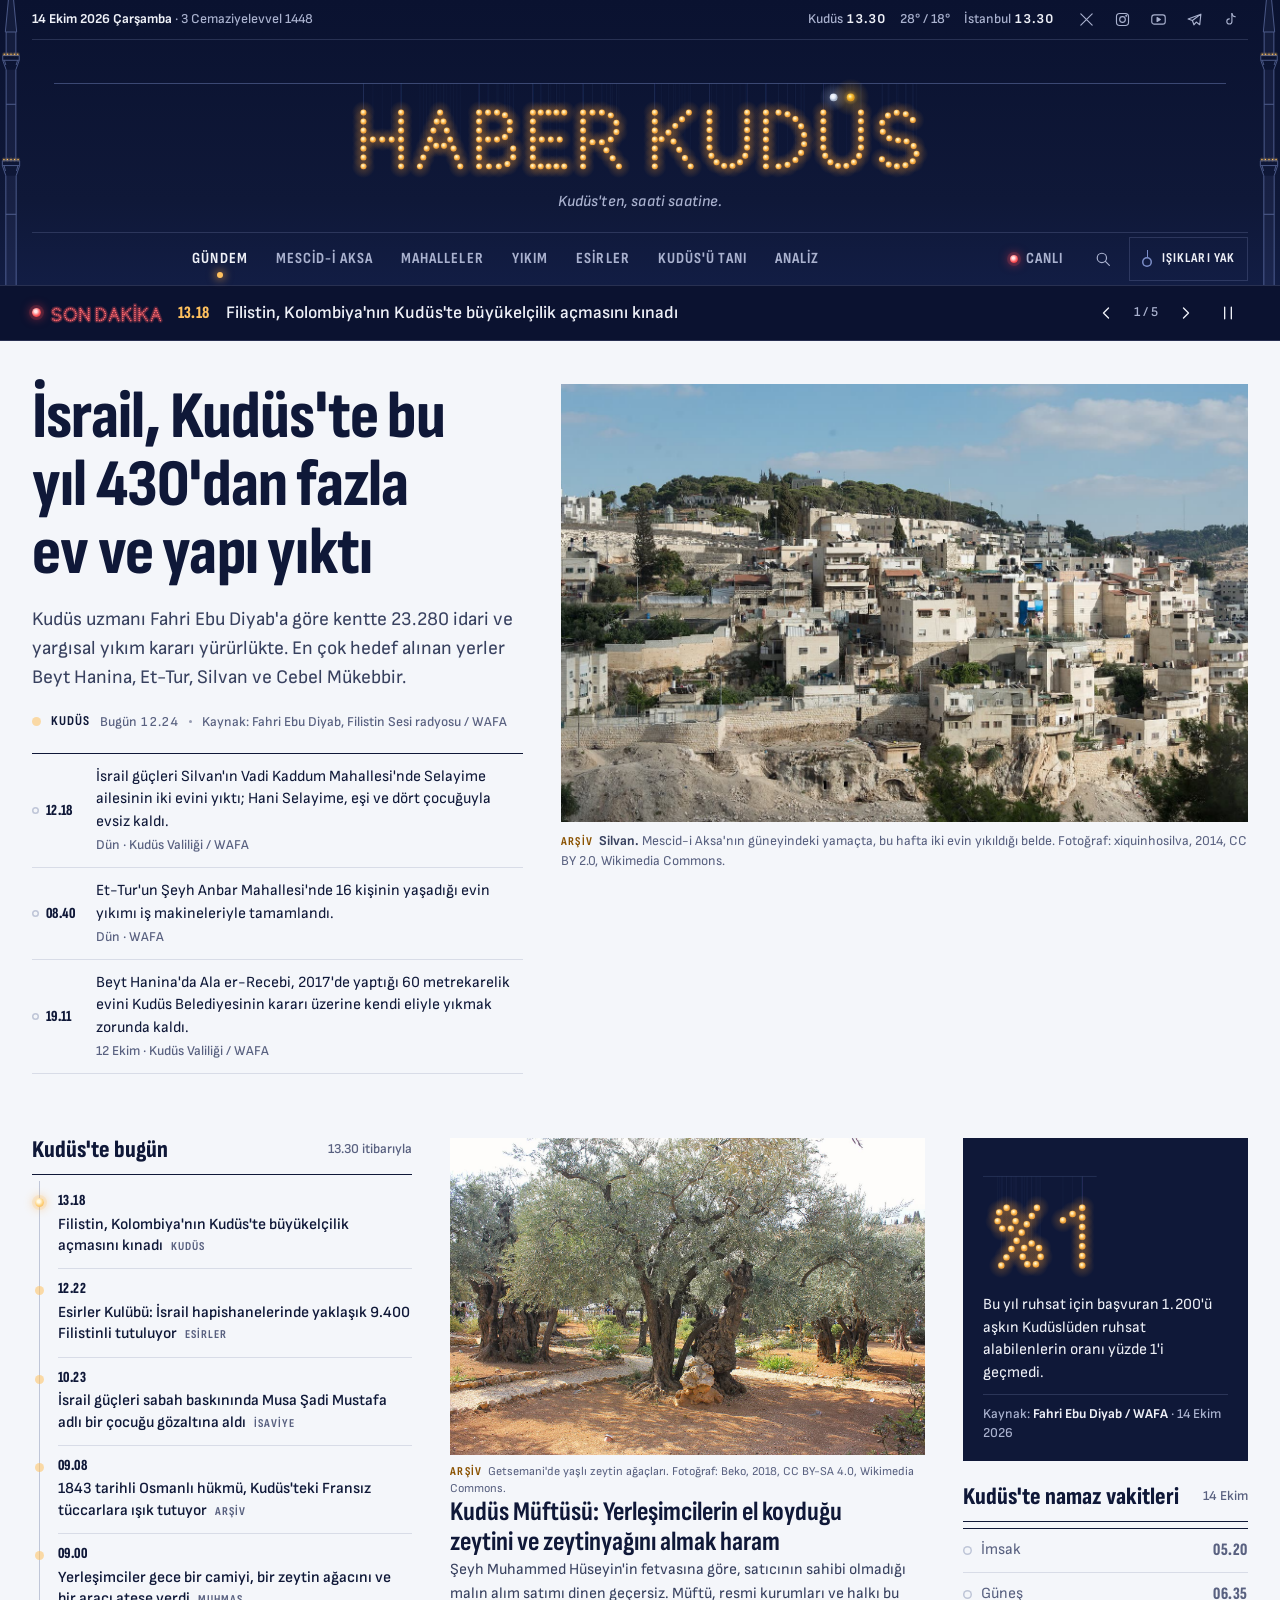
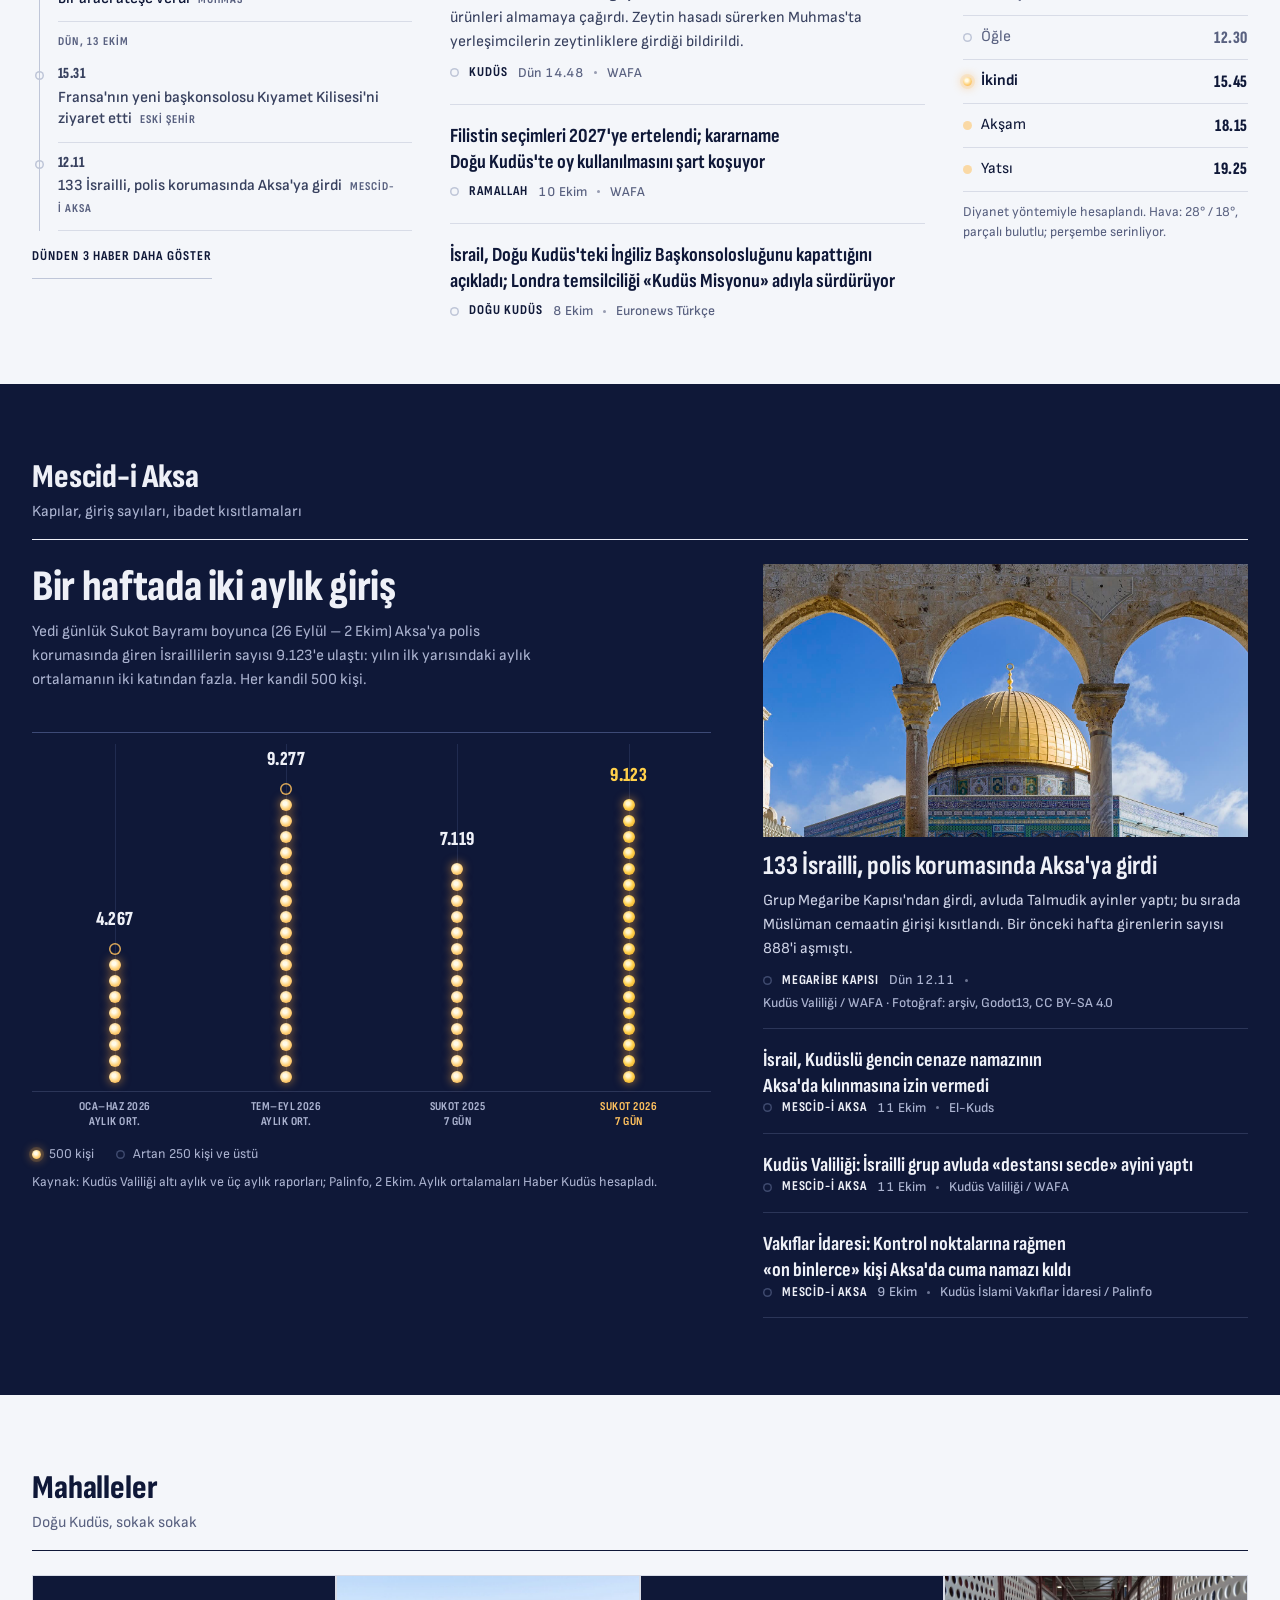
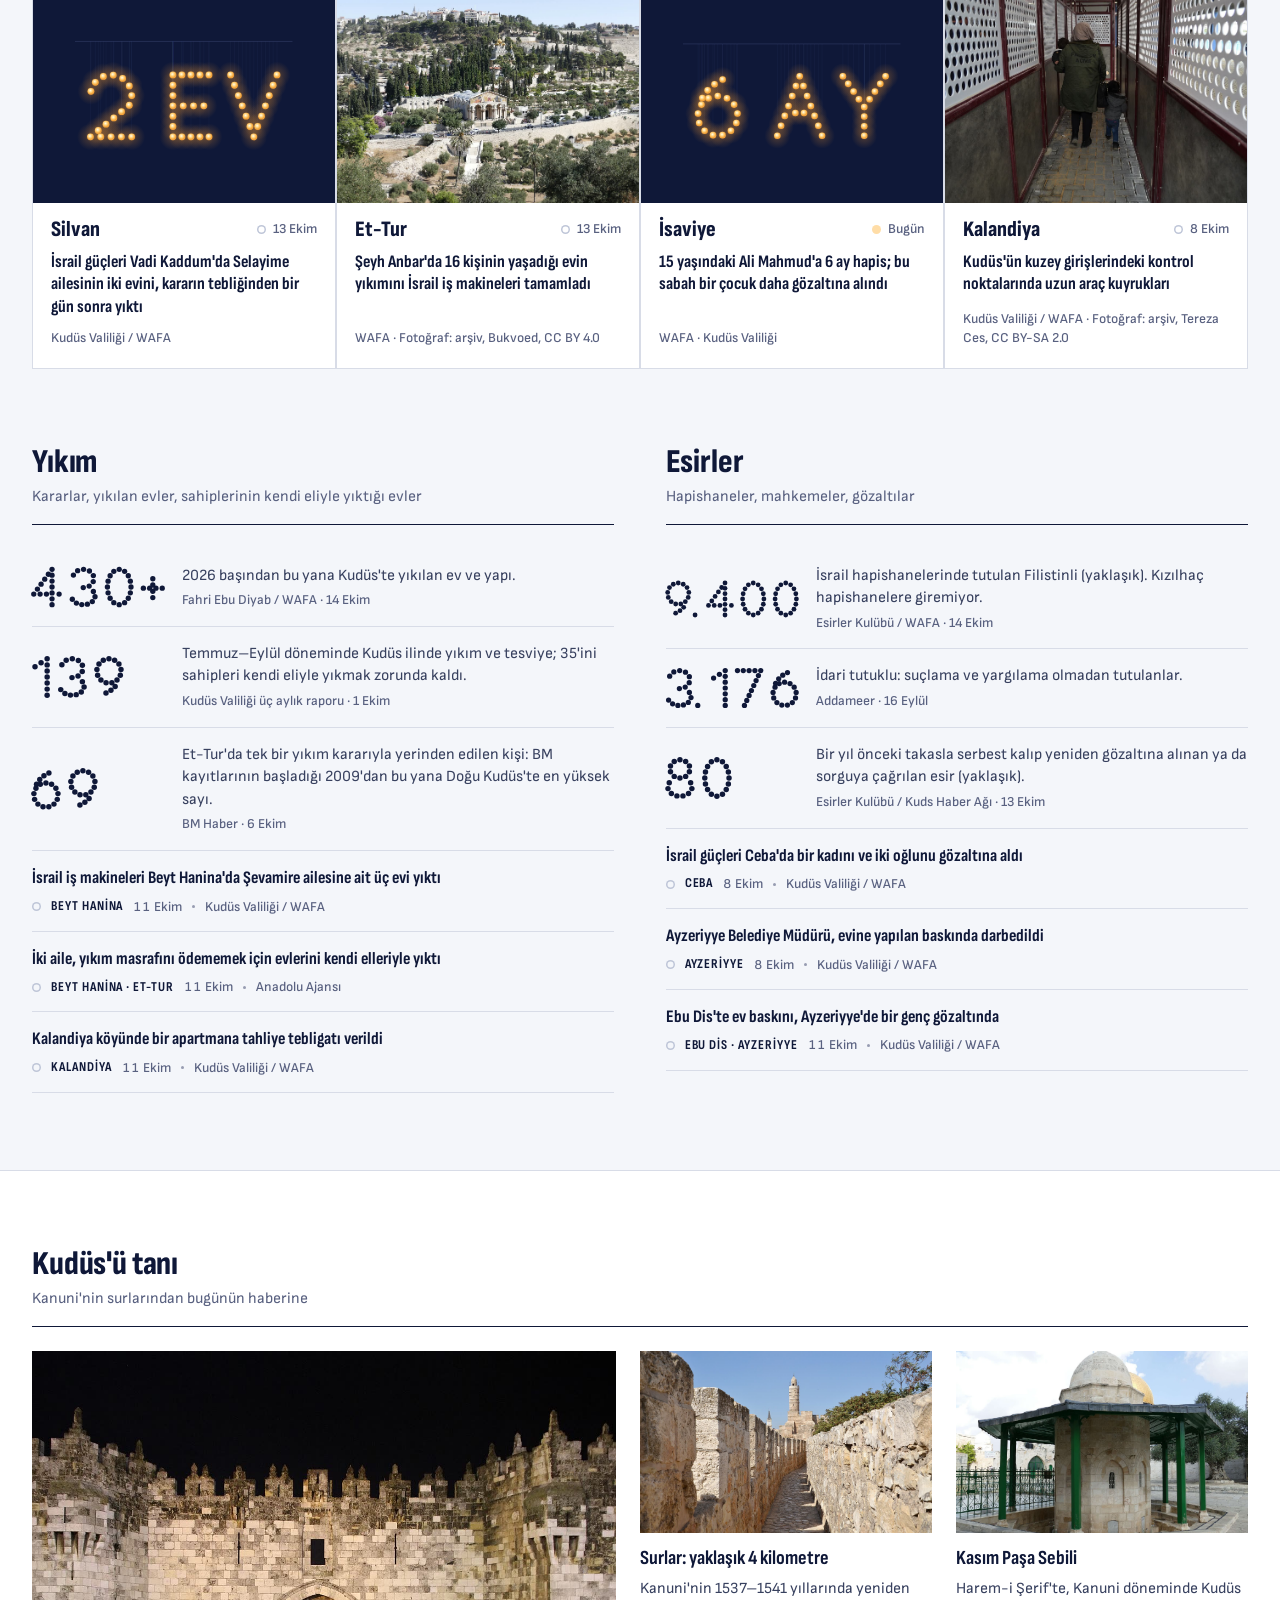
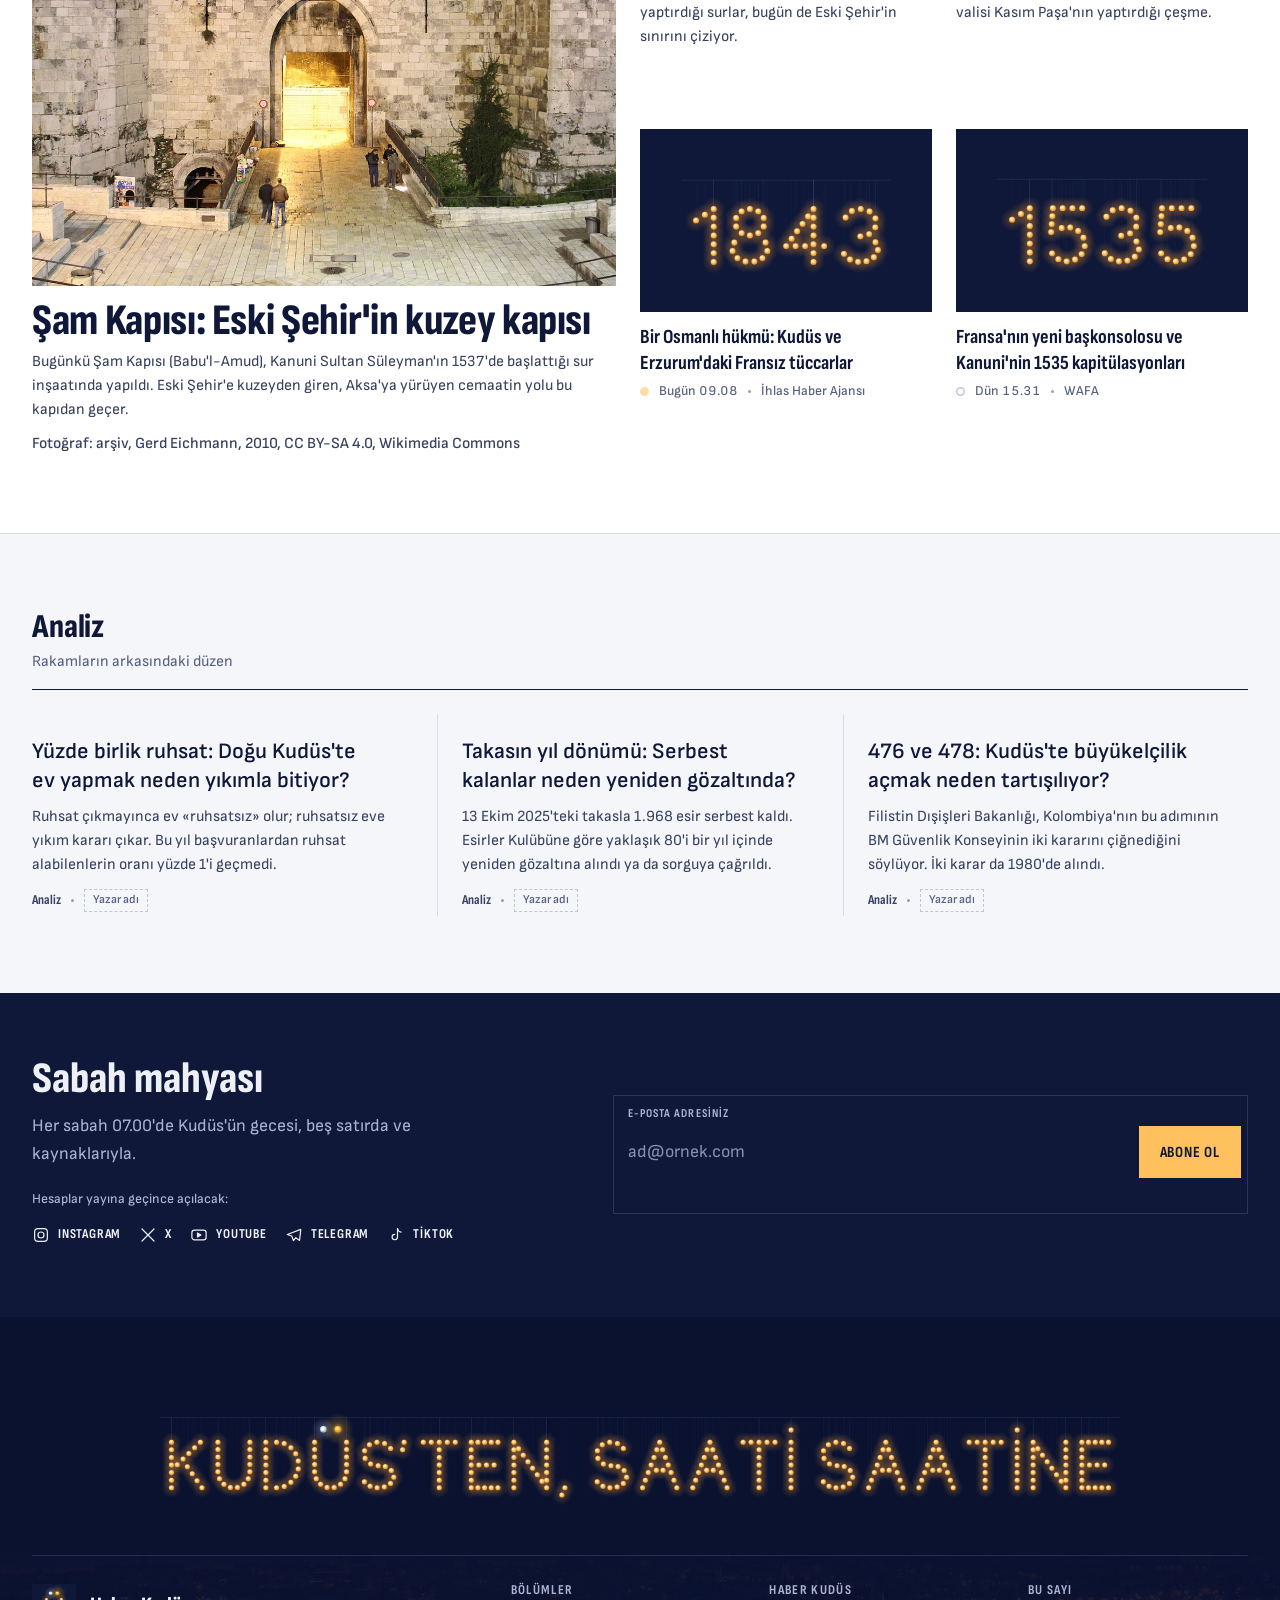
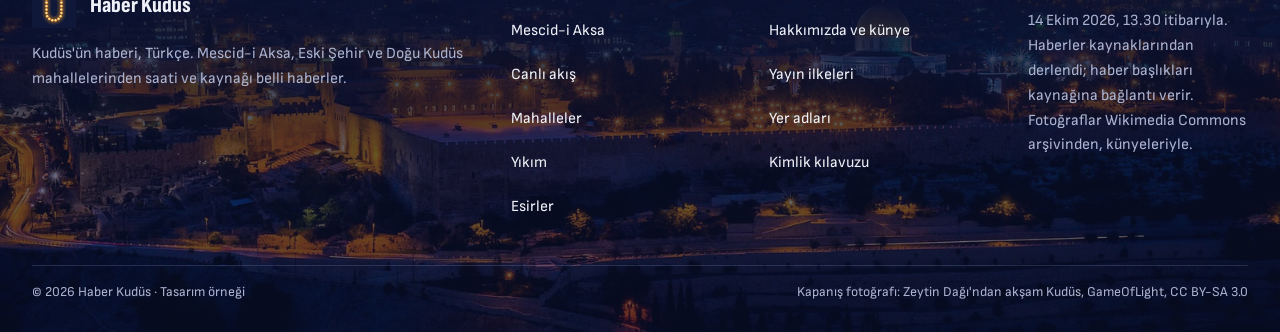
<file: home.html>
<!doctype html>
<html lang="tr">
<head>
<meta charset="utf-8">
<meta name="viewport" content="width=device-width,initial-scale=1,viewport-fit=cover">
<meta name="robots" content="noindex,nofollow">
<title>Haber Kudüs — Kudüs'ten, saati saatine</title>
<meta name="description" content="Türkçe Kudüs haberleri: Mescid-i Aksa, Eski Şehir ve Doğu Kudüs mahallelerinden saati ve kaynağı belli haberler.">
<meta name="theme-color" content="#0f1838">
<meta property="og:type" content="website">
<meta property="og:site_name" content="Haber Kudüs">
<meta property="og:locale" content="tr_TR">
<meta property="og:title" content="Haber Kudüs — Kudüs'ten, saati saatine">
<meta property="og:description" content="Türkçe Kudüs haberleri: Mescid-i Aksa, Eski Şehir ve Doğu Kudüs mahallelerinden saati ve kaynağı belli haberler.">
<meta property="og:url" content="https://taktek-dev.github.io/haber-kudus-prototype/home.html">
<meta property="og:image" content="https://taktek-dev.github.io/haber-kudus-prototype/assets/brand/png/og-ana.png">
<meta property="og:image:width" content="1200">
<meta property="og:image:height" content="630">
<meta property="og:image:alt" content="İki minare arasına asılmış kandillerle HABER KUDÜS yazısı">
<meta name="twitter:card" content="summary_large_image">
<link rel="apple-touch-icon" href="assets/brand/png/apple-touch-icon.png">
<link rel="icon" href="assets/brand/favicon.svg?v=3" type="image/svg+xml">
<link rel="preload" href="assets/fonts/sofia-sans-condensed-normal-latin.woff2" as="font" type="font/woff2" crossorigin>
<link rel="preload" href="assets/fonts/sofia-sans-normal-latin.woff2" as="font" type="font/woff2" crossorigin>
<link rel="stylesheet" href="assets/css/fonts.css?v=3">
<link rel="preload" as="image" href="assets/img/arsiv/silvan.jpg?v=3" fetchpriority="high">
<link rel="stylesheet" href="assets/css/kudus.css?v=3">
<link rel="stylesheet" href="assets/css/home.css?v=3">
<script>(function(d){d.classList.add('js');var t,s;try{t=localStorage.getItem('hk-tema')}catch(e){}if(!t&&matchMedia('(prefers-color-scheme: dark)').matches)t='dark';d.dataset.theme=t||'light';try{s=sessionStorage.getItem('hk-acilis')}catch(e){}if(!s&&!matchMedia('(prefers-reduced-motion: reduce)').matches)d.classList.add('has-acilis')})(document.documentElement)</script>
</head>
<body>
<!--
THESIS: Haber Kudüs is a mahya strung between Istanbul and Jerusalem: Jerusalem's news written in lamps for a Turkish reader. Refuses the Turkish portal (red SON DAKİKA band, slider, card grid) and the cream broadsheet.
OWN-WORLD: night indigo sky #0f1838 holding olive-oil lamps #ffc15e; cool day page #f4f6fa; ink is the night; red only for live. Lamps sampled along monoline glyphs, each on its thread from one carrier rope; two pencil minarets bound the sky. Sofia Sans Condensed / Sofia Sans; square corners; hairlines; light = freshness.
STORY: the reader sees today's Jerusalem at a glance, trusts every number by its source, follows today's lit thread of events, and leaves knowing a place by name.
FIRST VIEWPORT: night sky (minarets, rope, HABER KUDÜS in lamps, sections), son dakika line as a moving mahya, then the manşet: 3-line condensed headline left with lede and timed updates, lead photo right.
FORM: model pick (my grounded #1, Mahya); seed b1a0cf79.
FINISH: unreviewed and undocumented is unfinished; this build ends with the finish review, the verdict, and DESIGN.md
-->
<div id="acilis" aria-hidden="true">
  <div class="acilis__sahne">
    <!--@mahya:loader--><svg xmlns="http://www.w3.org/2000/svg" viewBox="-3 -9.5 129.4 24.5" class="mahya mahya--night" role="img" aria-label="Haber Kudüs" data-mahya="loader"><defs><radialGradient id="ach"><stop offset="0" stop-color="#ffb648" stop-opacity=".55"/><stop offset=".35" stop-color="#ff9f2e" stop-opacity=".18"/><stop offset="1" stop-color="#ff9f2e" stop-opacity="0"/></radialGradient><radialGradient id="acc" cx=".42" cy=".38"><stop offset="0" stop-color="#fffbe9"/><stop offset=".55" stop-color="#ffd27a"/><stop offset="1" stop-color="#f3a23a"/></radialGradient><radialGradient id="ack" cx=".42" cy=".38"><stop offset="0" stop-color="#fff6d1"/><stop offset=".45" stop-color="#ffcf4a"/><stop offset="1" stop-color="#e09a1c"/></radialGradient><radialGradient id="acs" cx=".42" cy=".38"><stop offset="0" stop-color="#ffffff"/><stop offset=".6" stop-color="#e4ebf7"/><stop offset="1" stop-color="#a9b6cc"/></radialGradient><radialGradient id="ackh"><stop offset="0" stop-color="#ffc83a" stop-opacity=".75"/><stop offset=".4" stop-color="#ffb21f" stop-opacity=".22"/><stop offset="1" stop-color="#ffb21f" stop-opacity="0"/></radialGradient><radialGradient id="acsh"><stop offset="0" stop-color="#dfe8ff" stop-opacity=".3"/><stop offset="1" stop-color="#dfe8ff" stop-opacity="0"/></radialGradient></defs><g class="mahya__rig"><line class="mahya__rope" x1="-3" y1="-6.5" x2="126.4" y2="-6.5"/><path class="mahya__threads" d="M0 -6.5V0M0 -6.5V2M0 -6.5V4M0 -6.5V6M0 -6.5V8M0 -6.5V10M0 -6.5V12M8.4 -6.5V0M8.4 -6.5V2M8.4 -6.5V4M8.4 -6.5V6M8.4 -6.5V8M8.4 -6.5V10M8.4 -6.5V12M2.1 -6.5V6M4.2 -6.5V6M6.3 -6.5V6M12.6 -6.5V12M13.35 -6.5V10M14.1 -6.5V8M14.85 -6.5V6M15.6 -6.5V4M16.35 -6.5V2M17.1 -6.5V0M17.85 -6.5V2M18.6 -6.5V4M19.35 -6.5V6M20.1 -6.5V8M20.85 -6.5V10M21.6 -6.5V12M16.23 -6.5V7.4M17.97 -6.5V7.4M25.8 -6.5V0M25.8 -6.5V2M25.8 -6.5V4M25.8 -6.5V6M25.8 -6.5V8M25.8 -6.5V10M25.8 -6.5V12M27.8 -6.5V0M29.8 -6.5V0M31.56 -6.5V0.57M32.65 -6.5V2.07M32.65 -6.5V3.93M31.56 -6.5V5.43M29.8 -6.5V6M27.8 -6.5V6M33.41 -6.5V8.02M33.41 -6.5V9.98M32.12 -6.5V11.48M30.2 -6.5V12M28 -6.5V12M37.8 -6.5V0M37.8 -6.5V2M37.8 -6.5V4M37.8 -6.5V6M37.8 -6.5V8M37.8 -6.5V10M37.8 -6.5V12M39.55 -6.5V0M41.3 -6.5V0M43.05 -6.5V0M44.8 -6.5V0M39.8 -6.5V6M41.8 -6.5V6M43.8 -6.5V6M39.55 -6.5V12M41.3 -6.5V12M43.05 -6.5V12M44.8 -6.5V12M49 -6.5V0M49 -6.5V2M49 -6.5V4M49 -6.5V6M49 -6.5V8M49 -6.5V10M49 -6.5V12M51.1 -6.5V0M53.2 -6.5V0M55.18 -6.5V0.62M56.43 -6.5V2.27M56.43 -6.5V4.33M55.18 -6.5V5.98M53.2 -6.5V6.6M51.1 -6.5V6.6M54.2 -6.5V8.4M55.6 -6.5V10.2M57 -6.5V12M65 -6.5V0M65 -6.5V2M65 -6.5V4M65 -6.5V6M65 -6.5V8M65 -6.5V10M65 -6.5V12M72.6 -6.5V0M71.08 -6.5V1.48M69.56 -6.5V2.96M68.04 -6.5V4.44M66.52 -6.5V5.92M69.17 -6.5V6.45M70.45 -6.5V8.3M71.72 -6.5V10.15M73 -6.5V12M77.2 -6.5V0M77.2 -6.5V1.95M77.2 -6.5V3.9M77.2 -6.5V5.85M77.2 -6.5V7.8M77.62 -6.5V9.62M78.78 -6.5V11.08M80.47 -6.5V11.89M82.33 -6.5V11.89M84.02 -6.5V11.08M85.18 -6.5V9.62M85.6 -6.5V7.8M85.6 -6.5V5.85M85.6 -6.5V3.9M85.6 -6.5V1.95M85.6 -6.5V0M89.8 -6.5V0M89.8 -6.5V2M89.8 -6.5V4M89.8 -6.5V6M89.8 -6.5V8M89.8 -6.5V10M89.8 -6.5V12M92.6 -6.5V0M94.61 -6.5V0.37M96.37 -6.5V1.44M97.64 -6.5V3.04M98.31 -6.5V4.97M98.31 -6.5V7.03M97.64 -6.5V8.96M96.37 -6.5V10.56M94.61 -6.5V11.63M92.6 -6.5V12M102.6 -6.5V0M102.6 -6.5V1.95M102.6 -6.5V3.9M102.6 -6.5V5.85M102.6 -6.5V7.8M103.02 -6.5V9.62M104.18 -6.5V11.08M105.87 -6.5V11.89M107.73 -6.5V11.89M109.42 -6.5V11.08M110.58 -6.5V9.62M111 -6.5V7.8M111 -6.5V5.85M111 -6.5V3.9M111 -6.5V1.95M111 -6.5V0M104.9 -6.5V-3.4M108.7 -6.5V-3.4M122.57 -6.5V1.64M120.99 -6.5V0.34M118.97 -6.5V0.01M117.02 -6.5V0.66M115.74 -6.5V2.25M115.87 -6.5V4.26M117.31 -6.5V5.71M119.3 -6.5V6.2M121.17 -6.5V6.42M122.75 -6.5V7.45M123.4 -6.5V9.19M122.55 -6.5V10.84M120.91 -6.5V11.76M119.02 -6.5V11.99M117.18 -6.5V11.57M115.68 -6.5V10.43"/></g><g class="mahya__halos"><circle cx="0" cy="0" r="3" fill="url(#ach)" style="--i:0"/><circle cx="0" cy="2" r="3" fill="url(#ach)" style="--i:1"/><circle cx="0" cy="4" r="3" fill="url(#ach)" style="--i:2"/><circle cx="0" cy="6" r="3" fill="url(#ach)" style="--i:3"/><circle cx="0" cy="8" r="3" fill="url(#ach)" style="--i:4"/><circle cx="0" cy="10" r="3" fill="url(#ach)" style="--i:5"/><circle cx="0" cy="12" r="3" fill="url(#ach)" style="--i:6"/><circle cx="8.4" cy="0" r="3" fill="url(#ach)" style="--i:10"/><circle cx="8.4" cy="2" r="3" fill="url(#ach)" style="--i:11"/><circle cx="8.4" cy="4" r="3" fill="url(#ach)" style="--i:12"/><circle cx="8.4" cy="6" r="3" fill="url(#ach)" style="--i:13"/><circle cx="8.4" cy="8" r="3" fill="url(#ach)" style="--i:14"/><circle cx="8.4" cy="10" r="3" fill="url(#ach)" style="--i:15"/><circle cx="8.4" cy="12" r="3" fill="url(#ach)" style="--i:16"/><circle cx="2.1" cy="6" r="3" fill="url(#ach)" style="--i:7"/><circle cx="4.2" cy="6" r="3" fill="url(#ach)" style="--i:8"/><circle cx="6.3" cy="6" r="3" fill="url(#ach)" style="--i:9"/><circle cx="12.6" cy="12" r="3" fill="url(#ach)" style="--i:17"/><circle cx="13.35" cy="10" r="3" fill="url(#ach)" style="--i:18"/><circle cx="14.1" cy="8" r="3" fill="url(#ach)" style="--i:19"/><circle cx="14.85" cy="6" r="3" fill="url(#ach)" style="--i:20"/><circle cx="15.6" cy="4" r="3" fill="url(#ach)" style="--i:21"/><circle cx="16.35" cy="2" r="3" fill="url(#ach)" style="--i:22"/><circle cx="17.1" cy="0" r="3" fill="url(#ach)" style="--i:23"/><circle cx="17.85" cy="2" r="3" fill="url(#ach)" style="--i:25"/><circle cx="18.6" cy="4" r="3" fill="url(#ach)" style="--i:27"/><circle cx="19.35" cy="6" r="3" fill="url(#ach)" style="--i:28"/><circle cx="20.1" cy="8" r="3" fill="url(#ach)" style="--i:29"/><circle cx="20.85" cy="10" r="3" fill="url(#ach)" style="--i:30"/><circle cx="21.6" cy="12" r="3" fill="url(#ach)" style="--i:31"/><circle cx="16.23" cy="7.4" r="3" fill="url(#ach)" style="--i:24"/><circle cx="17.97" cy="7.4" r="3" fill="url(#ach)" style="--i:26"/><circle cx="25.8" cy="0" r="3" fill="url(#ach)" style="--i:32"/><circle cx="25.8" cy="2" r="3" fill="url(#ach)" style="--i:33"/><circle cx="25.8" cy="4" r="3" fill="url(#ach)" style="--i:34"/><circle cx="25.8" cy="6" r="3" fill="url(#ach)" style="--i:35"/><circle cx="25.8" cy="8" r="3" fill="url(#ach)" style="--i:36"/><circle cx="25.8" cy="10" r="3" fill="url(#ach)" style="--i:37"/><circle cx="25.8" cy="12" r="3" fill="url(#ach)" style="--i:39"/><circle cx="27.8" cy="0" r="3" fill="url(#ach)" style="--i:38"/><circle cx="29.8" cy="0" r="3" fill="url(#ach)" style="--i:41"/><circle cx="31.56" cy="0.57" r="3" fill="url(#ach)" style="--i:44"/><circle cx="32.65" cy="2.07" r="3" fill="url(#ach)" style="--i:47"/><circle cx="32.65" cy="3.93" r="3" fill="url(#ach)" style="--i:48"/><circle cx="31.56" cy="5.43" r="3" fill="url(#ach)" style="--i:46"/><circle cx="29.8" cy="6" r="3" fill="url(#ach)" style="--i:43"/><circle cx="27.8" cy="6" r="3" fill="url(#ach)" style="--i:40"/><circle cx="33.41" cy="8.02" r="3" fill="url(#ach)" style="--i:50"/><circle cx="33.41" cy="9.98" r="3" fill="url(#ach)" style="--i:51"/><circle cx="32.12" cy="11.48" r="3" fill="url(#ach)" style="--i:49"/><circle cx="30.2" cy="12" r="3" fill="url(#ach)" style="--i:45"/><circle cx="28" cy="12" r="3" fill="url(#ach)" style="--i:42"/><circle cx="37.8" cy="0" r="3" fill="url(#ach)" style="--i:52"/><circle cx="37.8" cy="2" r="3" fill="url(#ach)" style="--i:53"/><circle cx="37.8" cy="4" r="3" fill="url(#ach)" style="--i:54"/><circle cx="37.8" cy="6" r="3" fill="url(#ach)" style="--i:55"/><circle cx="37.8" cy="8" r="3" fill="url(#ach)" style="--i:56"/><circle cx="37.8" cy="10" r="3" fill="url(#ach)" style="--i:58"/><circle cx="37.8" cy="12" r="3" fill="url(#ach)" style="--i:59"/><circle cx="39.55" cy="0" r="3" fill="url(#ach)" style="--i:57"/><circle cx="41.3" cy="0" r="3" fill="url(#ach)" style="--i:61"/><circle cx="43.05" cy="0" r="3" fill="url(#ach)" style="--i:64"/><circle cx="44.8" cy="0" r="3" fill="url(#ach)" style="--i:66"/><circle cx="39.8" cy="6" r="3" fill="url(#ach)" style="--i:60"/><circle cx="41.8" cy="6" r="3" fill="url(#ach)" style="--i:63"/><circle cx="43.8" cy="6" r="3" fill="url(#ach)" style="--i:67"/><circle cx="39.55" cy="12" r="3" fill="url(#ach)" style="--i:62"/><circle cx="41.3" cy="12" r="3" fill="url(#ach)" style="--i:65"/><circle cx="43.05" cy="12" r="3" fill="url(#ach)" style="--i:68"/><circle cx="44.8" cy="12" r="3" fill="url(#ach)" style="--i:69"/><circle cx="49" cy="0" r="3" fill="url(#ach)" style="--i:70"/><circle cx="49" cy="2" r="3" fill="url(#ach)" style="--i:71"/><circle cx="49" cy="4" r="3" fill="url(#ach)" style="--i:72"/><circle cx="49" cy="6" r="3" fill="url(#ach)" style="--i:73"/><circle cx="49" cy="8" r="3" fill="url(#ach)" style="--i:74"/><circle cx="49" cy="10" r="3" fill="url(#ach)" style="--i:75"/><circle cx="49" cy="12" r="3" fill="url(#ach)" style="--i:77"/><circle cx="51.1" cy="0" r="3" fill="url(#ach)" style="--i:76"/><circle cx="53.2" cy="0" r="3" fill="url(#ach)" style="--i:79"/><circle cx="55.18" cy="0.62" r="3" fill="url(#ach)" style="--i:81"/><circle cx="56.43" cy="2.27" r="3" fill="url(#ach)" style="--i:84"/><circle cx="56.43" cy="4.33" r="3" fill="url(#ach)" style="--i:85"/><circle cx="55.18" cy="5.98" r="3" fill="url(#ach)" style="--i:83"/><circle cx="53.2" cy="6.6" r="3" fill="url(#ach)" style="--i:80"/><circle cx="51.1" cy="6.6" r="3" fill="url(#ach)" style="--i:78"/><circle cx="54.2" cy="8.4" r="3" fill="url(#ach)" style="--i:82"/><circle cx="55.6" cy="10.2" r="3" fill="url(#ach)" style="--i:86"/><circle cx="57" cy="12" r="3" fill="url(#ach)" style="--i:87"/><circle cx="65" cy="0" r="3" fill="url(#ach)" style="--i:88"/><circle cx="65" cy="2" r="3" fill="url(#ach)" style="--i:89"/><circle cx="65" cy="4" r="3" fill="url(#ach)" style="--i:90"/><circle cx="65" cy="6" r="3" fill="url(#ach)" style="--i:91"/><circle cx="65" cy="8" r="3" fill="url(#ach)" style="--i:92"/><circle cx="65" cy="10" r="3" fill="url(#ach)" style="--i:93"/><circle cx="65" cy="12" r="3" fill="url(#ach)" style="--i:94"/><circle cx="72.6" cy="0" r="3" fill="url(#ach)" style="--i:101"/><circle cx="71.08" cy="1.48" r="3" fill="url(#ach)" style="--i:99"/><circle cx="69.56" cy="2.96" r="3" fill="url(#ach)" style="--i:97"/><circle cx="68.04" cy="4.44" r="3" fill="url(#ach)" style="--i:96"/><circle cx="66.52" cy="5.92" r="3" fill="url(#ach)" style="--i:95"/><circle cx="69.17" cy="6.45" r="3" fill="url(#ach)" style="--i:98"/><circle cx="70.45" cy="8.3" r="3" fill="url(#ach)" style="--i:100"/><circle cx="71.72" cy="10.15" r="3" fill="url(#ach)" style="--i:102"/><circle cx="73" cy="12" r="3" fill="url(#ach)" style="--i:103"/><circle cx="77.2" cy="0" r="3" fill="url(#ach)" style="--i:104"/><circle cx="77.2" cy="1.95" r="3" fill="url(#ach)" style="--i:105"/><circle cx="77.2" cy="3.9" r="3" fill="url(#ach)" style="--i:106"/><circle cx="77.2" cy="5.85" r="3" fill="url(#ach)" style="--i:107"/><circle cx="77.2" cy="7.8" r="3" fill="url(#ach)" style="--i:108"/><circle cx="77.62" cy="9.62" r="3" fill="url(#ach)" style="--i:109"/><circle cx="78.78" cy="11.08" r="3" fill="url(#ach)" style="--i:110"/><circle cx="80.47" cy="11.89" r="3" fill="url(#ach)" style="--i:111"/><circle cx="82.33" cy="11.89" r="3" fill="url(#ach)" style="--i:112"/><circle cx="84.02" cy="11.08" r="3" fill="url(#ach)" style="--i:115"/><circle cx="85.18" cy="9.62" r="3" fill="url(#ach)" style="--i:118"/><circle cx="85.6" cy="7.8" r="3" fill="url(#ach)" style="--i:119"/><circle cx="85.6" cy="5.85" r="3" fill="url(#ach)" style="--i:117"/><circle cx="85.6" cy="3.9" r="3" fill="url(#ach)" style="--i:116"/><circle cx="85.6" cy="1.95" r="3" fill="url(#ach)" style="--i:114"/><circle cx="85.6" cy="0" r="3" fill="url(#ach)" style="--i:113"/><circle cx="89.8" cy="0" r="3" fill="url(#ach)" style="--i:120"/><circle cx="89.8" cy="2" r="3" fill="url(#ach)" style="--i:121"/><circle cx="89.8" cy="4" r="3" fill="url(#ach)" style="--i:122"/><circle cx="89.8" cy="6" r="3" fill="url(#ach)" style="--i:123"/><circle cx="89.8" cy="8" r="3" fill="url(#ach)" style="--i:124"/><circle cx="89.8" cy="10" r="3" fill="url(#ach)" style="--i:125"/><circle cx="89.8" cy="12" r="3" fill="url(#ach)" style="--i:126"/><circle cx="92.6" cy="0" r="3" fill="url(#ach)" style="--i:127"/><circle cx="94.61" cy="0.37" r="3" fill="url(#ach)" style="--i:128"/><circle cx="96.37" cy="1.44" r="3" fill="url(#ach)" style="--i:130"/><circle cx="97.64" cy="3.04" r="3" fill="url(#ach)" style="--i:132"/><circle cx="98.31" cy="4.97" r="3" fill="url(#ach)" style="--i:134"/><circle cx="98.31" cy="7.03" r="3" fill="url(#ach)" style="--i:136"/><circle cx="97.64" cy="8.96" r="3" fill="url(#ach)" style="--i:135"/><circle cx="96.37" cy="10.56" r="3" fill="url(#ach)" style="--i:133"/><circle cx="94.61" cy="11.63" r="3" fill="url(#ach)" style="--i:131"/><circle cx="92.6" cy="12" r="3" fill="url(#ach)" style="--i:129"/><circle cx="102.6" cy="0" r="3" fill="url(#ach)" style="--i:137"/><circle cx="102.6" cy="1.95" r="3" fill="url(#ach)" style="--i:138"/><circle cx="102.6" cy="3.9" r="3" fill="url(#ach)" style="--i:139"/><circle cx="102.6" cy="5.85" r="3" fill="url(#ach)" style="--i:140"/><circle cx="102.6" cy="7.8" r="3" fill="url(#ach)" style="--i:141"/><circle cx="103.02" cy="9.62" r="3" fill="url(#ach)" style="--i:142"/><circle cx="104.18" cy="11.08" r="3" fill="url(#ach)" style="--i:143"/><circle cx="105.87" cy="11.89" r="3" fill="url(#ach)" style="--i:144"/><circle cx="107.73" cy="11.89" r="3" fill="url(#ach)" style="--i:145"/><circle cx="109.42" cy="11.08" r="3" fill="url(#ach)" style="--i:148"/><circle cx="110.58" cy="9.62" r="3" fill="url(#ach)" style="--i:151"/><circle cx="111" cy="7.8" r="3" fill="url(#ach)" style="--i:152"/><circle cx="111" cy="5.85" r="3" fill="url(#ach)" style="--i:150"/><circle cx="111" cy="3.9" r="3" fill="url(#ach)" style="--i:149"/><circle cx="111" cy="1.95" r="3" fill="url(#ach)" style="--i:147"/><circle cx="111" cy="0" r="3" fill="url(#ach)" style="--i:146"/><circle cx="104.9" cy="-3.4" r="3.6" fill="url(#acsh)" style="--i:169"/><circle cx="108.7" cy="-3.4" r="4.8" fill="url(#ackh)" style="--i:170"/><circle cx="122.57" cy="1.64" r="3" fill="url(#ach)" style="--i:164"/><circle cx="120.99" cy="0.34" r="3" fill="url(#ach)" style="--i:161"/><circle cx="118.97" cy="0.01" r="3" fill="url(#ach)" style="--i:158"/><circle cx="117.02" cy="0.66" r="3" fill="url(#ach)" style="--i:155"/><circle cx="115.74" cy="2.25" r="3" fill="url(#ach)" style="--i:153"/><circle cx="115.87" cy="4.26" r="3" fill="url(#ach)" style="--i:154"/><circle cx="117.31" cy="5.71" r="3" fill="url(#ach)" style="--i:157"/><circle cx="119.3" cy="6.2" r="3" fill="url(#ach)" style="--i:160"/><circle cx="121.17" cy="6.42" r="3" fill="url(#ach)" style="--i:163"/><circle cx="122.75" cy="7.45" r="3" fill="url(#ach)" style="--i:166"/><circle cx="123.4" cy="9.19" r="3" fill="url(#ach)" style="--i:168"/><circle cx="122.55" cy="10.84" r="3" fill="url(#ach)" style="--i:167"/><circle cx="120.91" cy="11.76" r="3" fill="url(#ach)" style="--i:165"/><circle cx="119.02" cy="11.99" r="3" fill="url(#ach)" style="--i:162"/><circle cx="117.18" cy="11.57" r="3" fill="url(#ach)" style="--i:159"/><circle cx="115.68" cy="10.43" r="3" fill="url(#ach)" style="--i:156"/></g><g class="mahya__lamps"><circle cx="0" cy="0" r="0.66" fill="url(#acc)" style="--i:0"/><circle cx="0" cy="2" r="0.66" fill="url(#acc)" style="--i:1"/><circle cx="0" cy="4" r="0.66" fill="url(#acc)" style="--i:2"/><circle cx="0" cy="6" r="0.66" fill="url(#acc)" style="--i:3"/><circle cx="0" cy="8" r="0.66" fill="url(#acc)" style="--i:4"/><circle cx="0" cy="10" r="0.66" fill="url(#acc)" style="--i:5"/><circle cx="0" cy="12" r="0.66" fill="url(#acc)" style="--i:6"/><circle cx="8.4" cy="0" r="0.66" fill="url(#acc)" style="--i:10"/><circle cx="8.4" cy="2" r="0.66" fill="url(#acc)" style="--i:11"/><circle cx="8.4" cy="4" r="0.66" fill="url(#acc)" style="--i:12"/><circle cx="8.4" cy="6" r="0.66" fill="url(#acc)" style="--i:13"/><circle cx="8.4" cy="8" r="0.66" fill="url(#acc)" style="--i:14"/><circle cx="8.4" cy="10" r="0.66" fill="url(#acc)" style="--i:15"/><circle cx="8.4" cy="12" r="0.66" fill="url(#acc)" style="--i:16"/><circle cx="2.1" cy="6" r="0.66" fill="url(#acc)" style="--i:7"/><circle cx="4.2" cy="6" r="0.66" fill="url(#acc)" style="--i:8"/><circle cx="6.3" cy="6" r="0.66" fill="url(#acc)" style="--i:9"/><circle cx="12.6" cy="12" r="0.66" fill="url(#acc)" style="--i:17"/><circle cx="13.35" cy="10" r="0.66" fill="url(#acc)" style="--i:18"/><circle cx="14.1" cy="8" r="0.66" fill="url(#acc)" style="--i:19"/><circle cx="14.85" cy="6" r="0.66" fill="url(#acc)" style="--i:20"/><circle cx="15.6" cy="4" r="0.66" fill="url(#acc)" style="--i:21"/><circle cx="16.35" cy="2" r="0.66" fill="url(#acc)" style="--i:22"/><circle cx="17.1" cy="0" r="0.66" fill="url(#acc)" style="--i:23"/><circle cx="17.85" cy="2" r="0.66" fill="url(#acc)" style="--i:25"/><circle cx="18.6" cy="4" r="0.66" fill="url(#acc)" style="--i:27"/><circle cx="19.35" cy="6" r="0.66" fill="url(#acc)" style="--i:28"/><circle cx="20.1" cy="8" r="0.66" fill="url(#acc)" style="--i:29"/><circle cx="20.85" cy="10" r="0.66" fill="url(#acc)" style="--i:30"/><circle cx="21.6" cy="12" r="0.66" fill="url(#acc)" style="--i:31"/><circle cx="16.23" cy="7.4" r="0.66" fill="url(#acc)" style="--i:24"/><circle cx="17.97" cy="7.4" r="0.66" fill="url(#acc)" style="--i:26"/><circle cx="25.8" cy="0" r="0.66" fill="url(#acc)" style="--i:32"/><circle cx="25.8" cy="2" r="0.66" fill="url(#acc)" style="--i:33"/><circle cx="25.8" cy="4" r="0.66" fill="url(#acc)" style="--i:34"/><circle cx="25.8" cy="6" r="0.66" fill="url(#acc)" style="--i:35"/><circle cx="25.8" cy="8" r="0.66" fill="url(#acc)" style="--i:36"/><circle cx="25.8" cy="10" r="0.66" fill="url(#acc)" style="--i:37"/><circle cx="25.8" cy="12" r="0.66" fill="url(#acc)" style="--i:39"/><circle cx="27.8" cy="0" r="0.66" fill="url(#acc)" style="--i:38"/><circle cx="29.8" cy="0" r="0.66" fill="url(#acc)" style="--i:41"/><circle cx="31.56" cy="0.57" r="0.66" fill="url(#acc)" style="--i:44"/><circle cx="32.65" cy="2.07" r="0.66" fill="url(#acc)" style="--i:47"/><circle cx="32.65" cy="3.93" r="0.66" fill="url(#acc)" style="--i:48"/><circle cx="31.56" cy="5.43" r="0.66" fill="url(#acc)" style="--i:46"/><circle cx="29.8" cy="6" r="0.66" fill="url(#acc)" style="--i:43"/><circle cx="27.8" cy="6" r="0.66" fill="url(#acc)" style="--i:40"/><circle cx="33.41" cy="8.02" r="0.66" fill="url(#acc)" style="--i:50"/><circle cx="33.41" cy="9.98" r="0.66" fill="url(#acc)" style="--i:51"/><circle cx="32.12" cy="11.48" r="0.66" fill="url(#acc)" style="--i:49"/><circle cx="30.2" cy="12" r="0.66" fill="url(#acc)" style="--i:45"/><circle cx="28" cy="12" r="0.66" fill="url(#acc)" style="--i:42"/><circle cx="37.8" cy="0" r="0.66" fill="url(#acc)" style="--i:52"/><circle cx="37.8" cy="2" r="0.66" fill="url(#acc)" style="--i:53"/><circle cx="37.8" cy="4" r="0.66" fill="url(#acc)" style="--i:54"/><circle cx="37.8" cy="6" r="0.66" fill="url(#acc)" style="--i:55"/><circle cx="37.8" cy="8" r="0.66" fill="url(#acc)" style="--i:56"/><circle cx="37.8" cy="10" r="0.66" fill="url(#acc)" style="--i:58"/><circle cx="37.8" cy="12" r="0.66" fill="url(#acc)" style="--i:59"/><circle cx="39.55" cy="0" r="0.66" fill="url(#acc)" style="--i:57"/><circle cx="41.3" cy="0" r="0.66" fill="url(#acc)" style="--i:61"/><circle cx="43.05" cy="0" r="0.66" fill="url(#acc)" style="--i:64"/><circle cx="44.8" cy="0" r="0.66" fill="url(#acc)" style="--i:66"/><circle cx="39.8" cy="6" r="0.66" fill="url(#acc)" style="--i:60"/><circle cx="41.8" cy="6" r="0.66" fill="url(#acc)" style="--i:63"/><circle cx="43.8" cy="6" r="0.66" fill="url(#acc)" style="--i:67"/><circle cx="39.55" cy="12" r="0.66" fill="url(#acc)" style="--i:62"/><circle cx="41.3" cy="12" r="0.66" fill="url(#acc)" style="--i:65"/><circle cx="43.05" cy="12" r="0.66" fill="url(#acc)" style="--i:68"/><circle cx="44.8" cy="12" r="0.66" fill="url(#acc)" style="--i:69"/><circle cx="49" cy="0" r="0.66" fill="url(#acc)" style="--i:70"/><circle cx="49" cy="2" r="0.66" fill="url(#acc)" style="--i:71"/><circle cx="49" cy="4" r="0.66" fill="url(#acc)" style="--i:72"/><circle cx="49" cy="6" r="0.66" fill="url(#acc)" style="--i:73"/><circle cx="49" cy="8" r="0.66" fill="url(#acc)" style="--i:74"/><circle cx="49" cy="10" r="0.66" fill="url(#acc)" style="--i:75"/><circle cx="49" cy="12" r="0.66" fill="url(#acc)" style="--i:77"/><circle cx="51.1" cy="0" r="0.66" fill="url(#acc)" style="--i:76"/><circle cx="53.2" cy="0" r="0.66" fill="url(#acc)" style="--i:79"/><circle cx="55.18" cy="0.62" r="0.66" fill="url(#acc)" style="--i:81"/><circle cx="56.43" cy="2.27" r="0.66" fill="url(#acc)" style="--i:84"/><circle cx="56.43" cy="4.33" r="0.66" fill="url(#acc)" style="--i:85"/><circle cx="55.18" cy="5.98" r="0.66" fill="url(#acc)" style="--i:83"/><circle cx="53.2" cy="6.6" r="0.66" fill="url(#acc)" style="--i:80"/><circle cx="51.1" cy="6.6" r="0.66" fill="url(#acc)" style="--i:78"/><circle cx="54.2" cy="8.4" r="0.66" fill="url(#acc)" style="--i:82"/><circle cx="55.6" cy="10.2" r="0.66" fill="url(#acc)" style="--i:86"/><circle cx="57" cy="12" r="0.66" fill="url(#acc)" style="--i:87"/><circle cx="65" cy="0" r="0.66" fill="url(#acc)" style="--i:88"/><circle cx="65" cy="2" r="0.66" fill="url(#acc)" style="--i:89"/><circle cx="65" cy="4" r="0.66" fill="url(#acc)" style="--i:90"/><circle cx="65" cy="6" r="0.66" fill="url(#acc)" style="--i:91"/><circle cx="65" cy="8" r="0.66" fill="url(#acc)" style="--i:92"/><circle cx="65" cy="10" r="0.66" fill="url(#acc)" style="--i:93"/><circle cx="65" cy="12" r="0.66" fill="url(#acc)" style="--i:94"/><circle cx="72.6" cy="0" r="0.66" fill="url(#acc)" style="--i:101"/><circle cx="71.08" cy="1.48" r="0.66" fill="url(#acc)" style="--i:99"/><circle cx="69.56" cy="2.96" r="0.66" fill="url(#acc)" style="--i:97"/><circle cx="68.04" cy="4.44" r="0.66" fill="url(#acc)" style="--i:96"/><circle cx="66.52" cy="5.92" r="0.66" fill="url(#acc)" style="--i:95"/><circle cx="69.17" cy="6.45" r="0.66" fill="url(#acc)" style="--i:98"/><circle cx="70.45" cy="8.3" r="0.66" fill="url(#acc)" style="--i:100"/><circle cx="71.72" cy="10.15" r="0.66" fill="url(#acc)" style="--i:102"/><circle cx="73" cy="12" r="0.66" fill="url(#acc)" style="--i:103"/><circle cx="77.2" cy="0" r="0.66" fill="url(#acc)" style="--i:104"/><circle cx="77.2" cy="1.95" r="0.66" fill="url(#acc)" style="--i:105"/><circle cx="77.2" cy="3.9" r="0.66" fill="url(#acc)" style="--i:106"/><circle cx="77.2" cy="5.85" r="0.66" fill="url(#acc)" style="--i:107"/><circle cx="77.2" cy="7.8" r="0.66" fill="url(#acc)" style="--i:108"/><circle cx="77.62" cy="9.62" r="0.66" fill="url(#acc)" style="--i:109"/><circle cx="78.78" cy="11.08" r="0.66" fill="url(#acc)" style="--i:110"/><circle cx="80.47" cy="11.89" r="0.66" fill="url(#acc)" style="--i:111"/><circle cx="82.33" cy="11.89" r="0.66" fill="url(#acc)" style="--i:112"/><circle cx="84.02" cy="11.08" r="0.66" fill="url(#acc)" style="--i:115"/><circle cx="85.18" cy="9.62" r="0.66" fill="url(#acc)" style="--i:118"/><circle cx="85.6" cy="7.8" r="0.66" fill="url(#acc)" style="--i:119"/><circle cx="85.6" cy="5.85" r="0.66" fill="url(#acc)" style="--i:117"/><circle cx="85.6" cy="3.9" r="0.66" fill="url(#acc)" style="--i:116"/><circle cx="85.6" cy="1.95" r="0.66" fill="url(#acc)" style="--i:114"/><circle cx="85.6" cy="0" r="0.66" fill="url(#acc)" style="--i:113"/><circle cx="89.8" cy="0" r="0.66" fill="url(#acc)" style="--i:120"/><circle cx="89.8" cy="2" r="0.66" fill="url(#acc)" style="--i:121"/><circle cx="89.8" cy="4" r="0.66" fill="url(#acc)" style="--i:122"/><circle cx="89.8" cy="6" r="0.66" fill="url(#acc)" style="--i:123"/><circle cx="89.8" cy="8" r="0.66" fill="url(#acc)" style="--i:124"/><circle cx="89.8" cy="10" r="0.66" fill="url(#acc)" style="--i:125"/><circle cx="89.8" cy="12" r="0.66" fill="url(#acc)" style="--i:126"/><circle cx="92.6" cy="0" r="0.66" fill="url(#acc)" style="--i:127"/><circle cx="94.61" cy="0.37" r="0.66" fill="url(#acc)" style="--i:128"/><circle cx="96.37" cy="1.44" r="0.66" fill="url(#acc)" style="--i:130"/><circle cx="97.64" cy="3.04" r="0.66" fill="url(#acc)" style="--i:132"/><circle cx="98.31" cy="4.97" r="0.66" fill="url(#acc)" style="--i:134"/><circle cx="98.31" cy="7.03" r="0.66" fill="url(#acc)" style="--i:136"/><circle cx="97.64" cy="8.96" r="0.66" fill="url(#acc)" style="--i:135"/><circle cx="96.37" cy="10.56" r="0.66" fill="url(#acc)" style="--i:133"/><circle cx="94.61" cy="11.63" r="0.66" fill="url(#acc)" style="--i:131"/><circle cx="92.6" cy="12" r="0.66" fill="url(#acc)" style="--i:129"/><circle cx="102.6" cy="0" r="0.66" fill="url(#acc)" style="--i:137"/><circle cx="102.6" cy="1.95" r="0.66" fill="url(#acc)" style="--i:138"/><circle cx="102.6" cy="3.9" r="0.66" fill="url(#acc)" style="--i:139"/><circle cx="102.6" cy="5.85" r="0.66" fill="url(#acc)" style="--i:140"/><circle cx="102.6" cy="7.8" r="0.66" fill="url(#acc)" style="--i:141"/><circle cx="103.02" cy="9.62" r="0.66" fill="url(#acc)" style="--i:142"/><circle cx="104.18" cy="11.08" r="0.66" fill="url(#acc)" style="--i:143"/><circle cx="105.87" cy="11.89" r="0.66" fill="url(#acc)" style="--i:144"/><circle cx="107.73" cy="11.89" r="0.66" fill="url(#acc)" style="--i:145"/><circle cx="109.42" cy="11.08" r="0.66" fill="url(#acc)" style="--i:148"/><circle cx="110.58" cy="9.62" r="0.66" fill="url(#acc)" style="--i:151"/><circle cx="111" cy="7.8" r="0.66" fill="url(#acc)" style="--i:152"/><circle cx="111" cy="5.85" r="0.66" fill="url(#acc)" style="--i:150"/><circle cx="111" cy="3.9" r="0.66" fill="url(#acc)" style="--i:149"/><circle cx="111" cy="1.95" r="0.66" fill="url(#acc)" style="--i:147"/><circle cx="111" cy="0" r="0.66" fill="url(#acc)" style="--i:146"/><circle cx="104.9" cy="-3.4" r="0.87" fill="url(#acs)" class="lamp--kursun" style="--i:169"/><circle cx="108.7" cy="-3.4" r="0.87" fill="url(#ack)" class="lamp--kubbe" style="--i:170"/><circle cx="122.57" cy="1.64" r="0.66" fill="url(#acc)" style="--i:164"/><circle cx="120.99" cy="0.34" r="0.66" fill="url(#acc)" style="--i:161"/><circle cx="118.97" cy="0.01" r="0.66" fill="url(#acc)" style="--i:158"/><circle cx="117.02" cy="0.66" r="0.66" fill="url(#acc)" style="--i:155"/><circle cx="115.74" cy="2.25" r="0.66" fill="url(#acc)" style="--i:153"/><circle cx="115.87" cy="4.26" r="0.66" fill="url(#acc)" style="--i:154"/><circle cx="117.31" cy="5.71" r="0.66" fill="url(#acc)" style="--i:157"/><circle cx="119.3" cy="6.2" r="0.66" fill="url(#acc)" style="--i:160"/><circle cx="121.17" cy="6.42" r="0.66" fill="url(#acc)" style="--i:163"/><circle cx="122.75" cy="7.45" r="0.66" fill="url(#acc)" style="--i:166"/><circle cx="123.4" cy="9.19" r="0.66" fill="url(#acc)" style="--i:168"/><circle cx="122.55" cy="10.84" r="0.66" fill="url(#acc)" style="--i:167"/><circle cx="120.91" cy="11.76" r="0.66" fill="url(#acc)" style="--i:165"/><circle cx="119.02" cy="11.99" r="0.66" fill="url(#acc)" style="--i:162"/><circle cx="117.18" cy="11.57" r="0.66" fill="url(#acc)" style="--i:159"/><circle cx="115.68" cy="10.43" r="0.66" fill="url(#acc)" style="--i:156"/></g></svg><!--/@mahya-->
    <p>Kudüs'ten, saati saatine</p>
  </div>
</div>
<a class="skip" href="#icerik">İçeriğe geç</a>

<!--@parca:ust|gundem-->
<header class="gok">
  <div class="wrap">
    <!--@mahya:minare-sol--><svg xmlns="http://www.w3.org/2000/svg" viewBox="0 0 40 420" class="minare" aria-hidden="true" focusable="false" data-minare="sol"><path class="minare__shade" d="M20 22L12.8 98H27.2Z M13.8 98H26.2V128H13.8Z M13.8 146H26.2V262H13.8Z M13.4 281H26.6V420H13.4Z"/><path class="minare__body" d="M20 22V9M18.4 15.5a1.6 1.6 0 1 0 3.2 0a1.6 1.6 0 1 0 -3.2 0M23.2 5.2a4.2 4.2 0 1 1 -6.4 0a3.3 3.3 0 1 0 6.4 0M20 22L12.8 98H27.2ZM13.8 98V128M26.2 98V128M9.5 128H30.5V134H9.5ZM9.5 134L13.8 146M30.5 134L26.2 146M11.6 134L13.4 140M28.4 134L26.6 140M13.8 146V262M26.2 146V262M13.8 190H26.2M9 262H31V268H9ZM9 268L13.4 281M31 268L26.6 281M11.2 268L13 275M28.8 268L27 275M13.4 281V420M26.6 281V420M13.4 330H26.6"/><circle class="minare__glow" cx="11.4" cy="126.4" r="2.6"/><circle class="minare__lamp" cx="11.4" cy="126.4" r=".95"/><circle class="minare__glow" cx="15.7" cy="126.4" r="2.6"/><circle class="minare__lamp" cx="15.7" cy="126.4" r=".95"/><circle class="minare__glow" cx="20" cy="126.4" r="2.6"/><circle class="minare__lamp" cx="20" cy="126.4" r=".95"/><circle class="minare__glow" cx="24.3" cy="126.4" r="2.6"/><circle class="minare__lamp" cx="24.3" cy="126.4" r=".95"/><circle class="minare__glow" cx="28.6" cy="126.4" r="2.6"/><circle class="minare__lamp" cx="28.6" cy="126.4" r=".95"/><circle class="minare__glow" cx="11" cy="260.4" r="2.6"/><circle class="minare__lamp" cx="11" cy="260.4" r=".95"/><circle class="minare__glow" cx="15.5" cy="260.4" r="2.6"/><circle class="minare__lamp" cx="15.5" cy="260.4" r=".95"/><circle class="minare__glow" cx="20" cy="260.4" r="2.6"/><circle class="minare__lamp" cx="20" cy="260.4" r=".95"/><circle class="minare__glow" cx="24.5" cy="260.4" r="2.6"/><circle class="minare__lamp" cx="24.5" cy="260.4" r=".95"/><circle class="minare__glow" cx="29" cy="260.4" r="2.6"/><circle class="minare__lamp" cx="29" cy="260.4" r=".95"/></svg><!--/@mahya-->
    <!--@mahya:minare-sag--><svg xmlns="http://www.w3.org/2000/svg" viewBox="0 0 40 420" class="minare" aria-hidden="true" focusable="false" data-minare="sag"><path class="minare__shade" d="M20 22L12.8 98H27.2Z M13.8 98H26.2V128H13.8Z M13.8 146H26.2V262H13.8Z M13.4 281H26.6V420H13.4Z"/><path class="minare__body" d="M20 22V9M18.4 15.5a1.6 1.6 0 1 0 3.2 0a1.6 1.6 0 1 0 -3.2 0M23.2 5.2a4.2 4.2 0 1 1 -6.4 0a3.3 3.3 0 1 0 6.4 0M20 22L12.8 98H27.2ZM13.8 98V128M26.2 98V128M9.5 128H30.5V134H9.5ZM9.5 134L13.8 146M30.5 134L26.2 146M11.6 134L13.4 140M28.4 134L26.6 140M13.8 146V262M26.2 146V262M13.8 190H26.2M9 262H31V268H9ZM9 268L13.4 281M31 268L26.6 281M11.2 268L13 275M28.8 268L27 275M13.4 281V420M26.6 281V420M13.4 330H26.6"/><circle class="minare__glow" cx="11.4" cy="126.4" r="2.6"/><circle class="minare__lamp" cx="11.4" cy="126.4" r=".95"/><circle class="minare__glow" cx="15.7" cy="126.4" r="2.6"/><circle class="minare__lamp" cx="15.7" cy="126.4" r=".95"/><circle class="minare__glow" cx="20" cy="126.4" r="2.6"/><circle class="minare__lamp" cx="20" cy="126.4" r=".95"/><circle class="minare__glow" cx="24.3" cy="126.4" r="2.6"/><circle class="minare__lamp" cx="24.3" cy="126.4" r=".95"/><circle class="minare__glow" cx="28.6" cy="126.4" r="2.6"/><circle class="minare__lamp" cx="28.6" cy="126.4" r=".95"/><circle class="minare__glow" cx="11" cy="260.4" r="2.6"/><circle class="minare__lamp" cx="11" cy="260.4" r=".95"/><circle class="minare__glow" cx="15.5" cy="260.4" r="2.6"/><circle class="minare__lamp" cx="15.5" cy="260.4" r=".95"/><circle class="minare__glow" cx="20" cy="260.4" r="2.6"/><circle class="minare__lamp" cx="20" cy="260.4" r=".95"/><circle class="minare__glow" cx="24.5" cy="260.4" r="2.6"/><circle class="minare__lamp" cx="24.5" cy="260.4" r=".95"/><circle class="minare__glow" cx="29" cy="260.4" r="2.6"/><circle class="minare__lamp" cx="29" cy="260.4" r=".95"/></svg><!--/@mahya-->
    <div class="gok__ust">
      <span class="tarih"><b>14 Ekim 2026 Çarşamba</b><span class="hicri"> · 3 Cemaziyelevvel 1448</span></span>
      <span class="saatler"><span>Kudüs <time datetime="2026-10-14T13:30+03:00">13.30</time></span><span class="hava">28° / 18°</span><span>İstanbul <time datetime="2026-10-14T13:30+03:00">13.30</time></span>
        <span class="sosyal" aria-label="Haber Kudüs sosyal medyada">
          <a href="#takip" aria-label="X"><svg viewBox="0 0 24 24" class="ico" aria-hidden="true"><path d="M4 4l16 16M20 4L4 20"/></svg></a>
          <a href="#takip" aria-label="Instagram"><svg viewBox="0 0 24 24" class="ico" aria-hidden="true"><rect x="3.5" y="3.5" width="17" height="17" rx="4.5"/><circle cx="12" cy="12" r="4"/><circle cx="17.2" cy="6.8" r=".6" fill="currentColor"/></svg></a>
          <a href="#takip" aria-label="YouTube"><svg viewBox="0 0 24 24" class="ico" aria-hidden="true"><rect x="2.5" y="5.5" width="19" height="13" rx="3.5"/><path d="M10 9.3v5.4l4.6-2.7z" fill="currentColor"/></svg></a>
          <a href="#takip" aria-label="Telegram"><svg viewBox="0 0 24 24" class="ico" aria-hidden="true"><path d="M21 4.5L3 11.3l6 2.1 2.2 6.1 3.2-3.9 5 3.7z"/><path d="M9 13.4l8.4-6.3"/></svg></a>
          <a href="#takip" aria-label="TikTok"><svg viewBox="0 0 24 24" class="ico" aria-hidden="true"><path d="M14 3.5v11.2a3.6 3.6 0 1 1-3.6-3.6"/><path d="M14 3.5c.4 2.6 2.2 4.4 4.8 4.6"/></svg></a>
        </span>
      </span>
    </div>
    <div class="mast">
      <span class="mast__ip" data-ip aria-hidden="true"></span>
      <a class="mast__logo plain" href="home.html" aria-label="Haber Kudüs, ana sayfa"><!--@mahya:masthead--><svg xmlns="http://www.w3.org/2000/svg" viewBox="-3 -9.5 129.4 24.5" class="mahya mahya--night" role="img" aria-label="Haber Kudüs" data-mahya="masthead"><defs><radialGradient id="mhh"><stop offset="0" stop-color="#ffb648" stop-opacity=".55"/><stop offset=".35" stop-color="#ff9f2e" stop-opacity=".18"/><stop offset="1" stop-color="#ff9f2e" stop-opacity="0"/></radialGradient><radialGradient id="mhc" cx=".42" cy=".38"><stop offset="0" stop-color="#fffbe9"/><stop offset=".55" stop-color="#ffd27a"/><stop offset="1" stop-color="#f3a23a"/></radialGradient><radialGradient id="mhk" cx=".42" cy=".38"><stop offset="0" stop-color="#fff6d1"/><stop offset=".45" stop-color="#ffcf4a"/><stop offset="1" stop-color="#e09a1c"/></radialGradient><radialGradient id="mhs" cx=".42" cy=".38"><stop offset="0" stop-color="#ffffff"/><stop offset=".6" stop-color="#e4ebf7"/><stop offset="1" stop-color="#a9b6cc"/></radialGradient><radialGradient id="mhkh"><stop offset="0" stop-color="#ffc83a" stop-opacity=".75"/><stop offset=".4" stop-color="#ffb21f" stop-opacity=".22"/><stop offset="1" stop-color="#ffb21f" stop-opacity="0"/></radialGradient><radialGradient id="mhsh"><stop offset="0" stop-color="#dfe8ff" stop-opacity=".3"/><stop offset="1" stop-color="#dfe8ff" stop-opacity="0"/></radialGradient></defs><g class="mahya__rig"><line class="mahya__rope" x1="-3" y1="-6.5" x2="126.4" y2="-6.5"/><path class="mahya__threads" d="M0 -6.5V0M0 -6.5V2M0 -6.5V4M0 -6.5V6M0 -6.5V8M0 -6.5V10M0 -6.5V12M8.4 -6.5V0M8.4 -6.5V2M8.4 -6.5V4M8.4 -6.5V6M8.4 -6.5V8M8.4 -6.5V10M8.4 -6.5V12M2.1 -6.5V6M4.2 -6.5V6M6.3 -6.5V6M12.6 -6.5V12M13.35 -6.5V10M14.1 -6.5V8M14.85 -6.5V6M15.6 -6.5V4M16.35 -6.5V2M17.1 -6.5V0M17.85 -6.5V2M18.6 -6.5V4M19.35 -6.5V6M20.1 -6.5V8M20.85 -6.5V10M21.6 -6.5V12M16.23 -6.5V7.4M17.97 -6.5V7.4M25.8 -6.5V0M25.8 -6.5V2M25.8 -6.5V4M25.8 -6.5V6M25.8 -6.5V8M25.8 -6.5V10M25.8 -6.5V12M27.8 -6.5V0M29.8 -6.5V0M31.56 -6.5V0.57M32.65 -6.5V2.07M32.65 -6.5V3.93M31.56 -6.5V5.43M29.8 -6.5V6M27.8 -6.5V6M33.41 -6.5V8.02M33.41 -6.5V9.98M32.12 -6.5V11.48M30.2 -6.5V12M28 -6.5V12M37.8 -6.5V0M37.8 -6.5V2M37.8 -6.5V4M37.8 -6.5V6M37.8 -6.5V8M37.8 -6.5V10M37.8 -6.5V12M39.55 -6.5V0M41.3 -6.5V0M43.05 -6.5V0M44.8 -6.5V0M39.8 -6.5V6M41.8 -6.5V6M43.8 -6.5V6M39.55 -6.5V12M41.3 -6.5V12M43.05 -6.5V12M44.8 -6.5V12M49 -6.5V0M49 -6.5V2M49 -6.5V4M49 -6.5V6M49 -6.5V8M49 -6.5V10M49 -6.5V12M51.1 -6.5V0M53.2 -6.5V0M55.18 -6.5V0.62M56.43 -6.5V2.27M56.43 -6.5V4.33M55.18 -6.5V5.98M53.2 -6.5V6.6M51.1 -6.5V6.6M54.2 -6.5V8.4M55.6 -6.5V10.2M57 -6.5V12M65 -6.5V0M65 -6.5V2M65 -6.5V4M65 -6.5V6M65 -6.5V8M65 -6.5V10M65 -6.5V12M72.6 -6.5V0M71.08 -6.5V1.48M69.56 -6.5V2.96M68.04 -6.5V4.44M66.52 -6.5V5.92M69.17 -6.5V6.45M70.45 -6.5V8.3M71.72 -6.5V10.15M73 -6.5V12M77.2 -6.5V0M77.2 -6.5V1.95M77.2 -6.5V3.9M77.2 -6.5V5.85M77.2 -6.5V7.8M77.62 -6.5V9.62M78.78 -6.5V11.08M80.47 -6.5V11.89M82.33 -6.5V11.89M84.02 -6.5V11.08M85.18 -6.5V9.62M85.6 -6.5V7.8M85.6 -6.5V5.85M85.6 -6.5V3.9M85.6 -6.5V1.95M85.6 -6.5V0M89.8 -6.5V0M89.8 -6.5V2M89.8 -6.5V4M89.8 -6.5V6M89.8 -6.5V8M89.8 -6.5V10M89.8 -6.5V12M92.6 -6.5V0M94.61 -6.5V0.37M96.37 -6.5V1.44M97.64 -6.5V3.04M98.31 -6.5V4.97M98.31 -6.5V7.03M97.64 -6.5V8.96M96.37 -6.5V10.56M94.61 -6.5V11.63M92.6 -6.5V12M102.6 -6.5V0M102.6 -6.5V1.95M102.6 -6.5V3.9M102.6 -6.5V5.85M102.6 -6.5V7.8M103.02 -6.5V9.62M104.18 -6.5V11.08M105.87 -6.5V11.89M107.73 -6.5V11.89M109.42 -6.5V11.08M110.58 -6.5V9.62M111 -6.5V7.8M111 -6.5V5.85M111 -6.5V3.9M111 -6.5V1.95M111 -6.5V0M104.9 -6.5V-3.4M108.7 -6.5V-3.4M122.57 -6.5V1.64M120.99 -6.5V0.34M118.97 -6.5V0.01M117.02 -6.5V0.66M115.74 -6.5V2.25M115.87 -6.5V4.26M117.31 -6.5V5.71M119.3 -6.5V6.2M121.17 -6.5V6.42M122.75 -6.5V7.45M123.4 -6.5V9.19M122.55 -6.5V10.84M120.91 -6.5V11.76M119.02 -6.5V11.99M117.18 -6.5V11.57M115.68 -6.5V10.43"/></g><g class="mahya__halos"><circle cx="0" cy="0" r="2.6" fill="url(#mhh)" style="--i:0"/><circle cx="0" cy="2" r="2.6" fill="url(#mhh)" style="--i:1"/><circle cx="0" cy="4" r="2.6" fill="url(#mhh)" style="--i:2"/><circle cx="0" cy="6" r="2.6" fill="url(#mhh)" style="--i:3"/><circle cx="0" cy="8" r="2.6" fill="url(#mhh)" style="--i:4"/><circle cx="0" cy="10" r="2.6" fill="url(#mhh)" style="--i:5"/><circle cx="0" cy="12" r="2.6" fill="url(#mhh)" style="--i:6"/><circle cx="8.4" cy="0" r="2.6" fill="url(#mhh)" style="--i:10"/><circle cx="8.4" cy="2" r="2.6" fill="url(#mhh)" style="--i:11"/><circle cx="8.4" cy="4" r="2.6" fill="url(#mhh)" style="--i:12"/><circle cx="8.4" cy="6" r="2.6" fill="url(#mhh)" style="--i:13"/><circle cx="8.4" cy="8" r="2.6" fill="url(#mhh)" style="--i:14"/><circle cx="8.4" cy="10" r="2.6" fill="url(#mhh)" style="--i:15"/><circle cx="8.4" cy="12" r="2.6" fill="url(#mhh)" style="--i:16"/><circle cx="2.1" cy="6" r="2.6" fill="url(#mhh)" style="--i:7"/><circle cx="4.2" cy="6" r="2.6" fill="url(#mhh)" style="--i:8"/><circle cx="6.3" cy="6" r="2.6" fill="url(#mhh)" style="--i:9"/><circle cx="12.6" cy="12" r="2.6" fill="url(#mhh)" style="--i:17"/><circle cx="13.35" cy="10" r="2.6" fill="url(#mhh)" style="--i:18"/><circle cx="14.1" cy="8" r="2.6" fill="url(#mhh)" style="--i:19"/><circle cx="14.85" cy="6" r="2.6" fill="url(#mhh)" style="--i:20"/><circle cx="15.6" cy="4" r="2.6" fill="url(#mhh)" style="--i:21"/><circle cx="16.35" cy="2" r="2.6" fill="url(#mhh)" style="--i:22"/><circle cx="17.1" cy="0" r="2.6" fill="url(#mhh)" style="--i:23"/><circle cx="17.85" cy="2" r="2.6" fill="url(#mhh)" style="--i:25"/><circle cx="18.6" cy="4" r="2.6" fill="url(#mhh)" style="--i:27"/><circle cx="19.35" cy="6" r="2.6" fill="url(#mhh)" style="--i:28"/><circle cx="20.1" cy="8" r="2.6" fill="url(#mhh)" style="--i:29"/><circle cx="20.85" cy="10" r="2.6" fill="url(#mhh)" style="--i:30"/><circle cx="21.6" cy="12" r="2.6" fill="url(#mhh)" style="--i:31"/><circle cx="16.23" cy="7.4" r="2.6" fill="url(#mhh)" style="--i:24"/><circle cx="17.97" cy="7.4" r="2.6" fill="url(#mhh)" style="--i:26"/><circle cx="25.8" cy="0" r="2.6" fill="url(#mhh)" style="--i:32"/><circle cx="25.8" cy="2" r="2.6" fill="url(#mhh)" style="--i:33"/><circle cx="25.8" cy="4" r="2.6" fill="url(#mhh)" style="--i:34"/><circle cx="25.8" cy="6" r="2.6" fill="url(#mhh)" style="--i:35"/><circle cx="25.8" cy="8" r="2.6" fill="url(#mhh)" style="--i:36"/><circle cx="25.8" cy="10" r="2.6" fill="url(#mhh)" style="--i:37"/><circle cx="25.8" cy="12" r="2.6" fill="url(#mhh)" style="--i:39"/><circle cx="27.8" cy="0" r="2.6" fill="url(#mhh)" style="--i:38"/><circle cx="29.8" cy="0" r="2.6" fill="url(#mhh)" style="--i:41"/><circle cx="31.56" cy="0.57" r="2.6" fill="url(#mhh)" style="--i:44"/><circle cx="32.65" cy="2.07" r="2.6" fill="url(#mhh)" style="--i:47"/><circle cx="32.65" cy="3.93" r="2.6" fill="url(#mhh)" style="--i:48"/><circle cx="31.56" cy="5.43" r="2.6" fill="url(#mhh)" style="--i:46"/><circle cx="29.8" cy="6" r="2.6" fill="url(#mhh)" style="--i:43"/><circle cx="27.8" cy="6" r="2.6" fill="url(#mhh)" style="--i:40"/><circle cx="33.41" cy="8.02" r="2.6" fill="url(#mhh)" style="--i:50"/><circle cx="33.41" cy="9.98" r="2.6" fill="url(#mhh)" style="--i:51"/><circle cx="32.12" cy="11.48" r="2.6" fill="url(#mhh)" style="--i:49"/><circle cx="30.2" cy="12" r="2.6" fill="url(#mhh)" style="--i:45"/><circle cx="28" cy="12" r="2.6" fill="url(#mhh)" style="--i:42"/><circle cx="37.8" cy="0" r="2.6" fill="url(#mhh)" style="--i:52"/><circle cx="37.8" cy="2" r="2.6" fill="url(#mhh)" style="--i:53"/><circle cx="37.8" cy="4" r="2.6" fill="url(#mhh)" style="--i:54"/><circle cx="37.8" cy="6" r="2.6" fill="url(#mhh)" style="--i:55"/><circle cx="37.8" cy="8" r="2.6" fill="url(#mhh)" style="--i:56"/><circle cx="37.8" cy="10" r="2.6" fill="url(#mhh)" style="--i:58"/><circle cx="37.8" cy="12" r="2.6" fill="url(#mhh)" style="--i:59"/><circle cx="39.55" cy="0" r="2.6" fill="url(#mhh)" style="--i:57"/><circle cx="41.3" cy="0" r="2.6" fill="url(#mhh)" style="--i:61"/><circle cx="43.05" cy="0" r="2.6" fill="url(#mhh)" style="--i:64"/><circle cx="44.8" cy="0" r="2.6" fill="url(#mhh)" style="--i:66"/><circle cx="39.8" cy="6" r="2.6" fill="url(#mhh)" style="--i:60"/><circle cx="41.8" cy="6" r="2.6" fill="url(#mhh)" style="--i:63"/><circle cx="43.8" cy="6" r="2.6" fill="url(#mhh)" style="--i:67"/><circle cx="39.55" cy="12" r="2.6" fill="url(#mhh)" style="--i:62"/><circle cx="41.3" cy="12" r="2.6" fill="url(#mhh)" style="--i:65"/><circle cx="43.05" cy="12" r="2.6" fill="url(#mhh)" style="--i:68"/><circle cx="44.8" cy="12" r="2.6" fill="url(#mhh)" style="--i:69"/><circle cx="49" cy="0" r="2.6" fill="url(#mhh)" style="--i:70"/><circle cx="49" cy="2" r="2.6" fill="url(#mhh)" style="--i:71"/><circle cx="49" cy="4" r="2.6" fill="url(#mhh)" style="--i:72"/><circle cx="49" cy="6" r="2.6" fill="url(#mhh)" style="--i:73"/><circle cx="49" cy="8" r="2.6" fill="url(#mhh)" style="--i:74"/><circle cx="49" cy="10" r="2.6" fill="url(#mhh)" style="--i:75"/><circle cx="49" cy="12" r="2.6" fill="url(#mhh)" style="--i:77"/><circle cx="51.1" cy="0" r="2.6" fill="url(#mhh)" style="--i:76"/><circle cx="53.2" cy="0" r="2.6" fill="url(#mhh)" style="--i:79"/><circle cx="55.18" cy="0.62" r="2.6" fill="url(#mhh)" style="--i:81"/><circle cx="56.43" cy="2.27" r="2.6" fill="url(#mhh)" style="--i:84"/><circle cx="56.43" cy="4.33" r="2.6" fill="url(#mhh)" style="--i:85"/><circle cx="55.18" cy="5.98" r="2.6" fill="url(#mhh)" style="--i:83"/><circle cx="53.2" cy="6.6" r="2.6" fill="url(#mhh)" style="--i:80"/><circle cx="51.1" cy="6.6" r="2.6" fill="url(#mhh)" style="--i:78"/><circle cx="54.2" cy="8.4" r="2.6" fill="url(#mhh)" style="--i:82"/><circle cx="55.6" cy="10.2" r="2.6" fill="url(#mhh)" style="--i:86"/><circle cx="57" cy="12" r="2.6" fill="url(#mhh)" style="--i:87"/><circle cx="65" cy="0" r="2.6" fill="url(#mhh)" style="--i:88"/><circle cx="65" cy="2" r="2.6" fill="url(#mhh)" style="--i:89"/><circle cx="65" cy="4" r="2.6" fill="url(#mhh)" style="--i:90"/><circle cx="65" cy="6" r="2.6" fill="url(#mhh)" style="--i:91"/><circle cx="65" cy="8" r="2.6" fill="url(#mhh)" style="--i:92"/><circle cx="65" cy="10" r="2.6" fill="url(#mhh)" style="--i:93"/><circle cx="65" cy="12" r="2.6" fill="url(#mhh)" style="--i:94"/><circle cx="72.6" cy="0" r="2.6" fill="url(#mhh)" style="--i:101"/><circle cx="71.08" cy="1.48" r="2.6" fill="url(#mhh)" style="--i:99"/><circle cx="69.56" cy="2.96" r="2.6" fill="url(#mhh)" style="--i:97"/><circle cx="68.04" cy="4.44" r="2.6" fill="url(#mhh)" style="--i:96"/><circle cx="66.52" cy="5.92" r="2.6" fill="url(#mhh)" style="--i:95"/><circle cx="69.17" cy="6.45" r="2.6" fill="url(#mhh)" style="--i:98"/><circle cx="70.45" cy="8.3" r="2.6" fill="url(#mhh)" style="--i:100"/><circle cx="71.72" cy="10.15" r="2.6" fill="url(#mhh)" style="--i:102"/><circle cx="73" cy="12" r="2.6" fill="url(#mhh)" style="--i:103"/><circle cx="77.2" cy="0" r="2.6" fill="url(#mhh)" style="--i:104"/><circle cx="77.2" cy="1.95" r="2.6" fill="url(#mhh)" style="--i:105"/><circle cx="77.2" cy="3.9" r="2.6" fill="url(#mhh)" style="--i:106"/><circle cx="77.2" cy="5.85" r="2.6" fill="url(#mhh)" style="--i:107"/><circle cx="77.2" cy="7.8" r="2.6" fill="url(#mhh)" style="--i:108"/><circle cx="77.62" cy="9.62" r="2.6" fill="url(#mhh)" style="--i:109"/><circle cx="78.78" cy="11.08" r="2.6" fill="url(#mhh)" style="--i:110"/><circle cx="80.47" cy="11.89" r="2.6" fill="url(#mhh)" style="--i:111"/><circle cx="82.33" cy="11.89" r="2.6" fill="url(#mhh)" style="--i:112"/><circle cx="84.02" cy="11.08" r="2.6" fill="url(#mhh)" style="--i:115"/><circle cx="85.18" cy="9.62" r="2.6" fill="url(#mhh)" style="--i:118"/><circle cx="85.6" cy="7.8" r="2.6" fill="url(#mhh)" style="--i:119"/><circle cx="85.6" cy="5.85" r="2.6" fill="url(#mhh)" style="--i:117"/><circle cx="85.6" cy="3.9" r="2.6" fill="url(#mhh)" style="--i:116"/><circle cx="85.6" cy="1.95" r="2.6" fill="url(#mhh)" style="--i:114"/><circle cx="85.6" cy="0" r="2.6" fill="url(#mhh)" style="--i:113"/><circle cx="89.8" cy="0" r="2.6" fill="url(#mhh)" style="--i:120"/><circle cx="89.8" cy="2" r="2.6" fill="url(#mhh)" style="--i:121"/><circle cx="89.8" cy="4" r="2.6" fill="url(#mhh)" style="--i:122"/><circle cx="89.8" cy="6" r="2.6" fill="url(#mhh)" style="--i:123"/><circle cx="89.8" cy="8" r="2.6" fill="url(#mhh)" style="--i:124"/><circle cx="89.8" cy="10" r="2.6" fill="url(#mhh)" style="--i:125"/><circle cx="89.8" cy="12" r="2.6" fill="url(#mhh)" style="--i:126"/><circle cx="92.6" cy="0" r="2.6" fill="url(#mhh)" style="--i:127"/><circle cx="94.61" cy="0.37" r="2.6" fill="url(#mhh)" style="--i:128"/><circle cx="96.37" cy="1.44" r="2.6" fill="url(#mhh)" style="--i:130"/><circle cx="97.64" cy="3.04" r="2.6" fill="url(#mhh)" style="--i:132"/><circle cx="98.31" cy="4.97" r="2.6" fill="url(#mhh)" style="--i:134"/><circle cx="98.31" cy="7.03" r="2.6" fill="url(#mhh)" style="--i:136"/><circle cx="97.64" cy="8.96" r="2.6" fill="url(#mhh)" style="--i:135"/><circle cx="96.37" cy="10.56" r="2.6" fill="url(#mhh)" style="--i:133"/><circle cx="94.61" cy="11.63" r="2.6" fill="url(#mhh)" style="--i:131"/><circle cx="92.6" cy="12" r="2.6" fill="url(#mhh)" style="--i:129"/><circle cx="102.6" cy="0" r="2.6" fill="url(#mhh)" style="--i:137"/><circle cx="102.6" cy="1.95" r="2.6" fill="url(#mhh)" style="--i:138"/><circle cx="102.6" cy="3.9" r="2.6" fill="url(#mhh)" style="--i:139"/><circle cx="102.6" cy="5.85" r="2.6" fill="url(#mhh)" style="--i:140"/><circle cx="102.6" cy="7.8" r="2.6" fill="url(#mhh)" style="--i:141"/><circle cx="103.02" cy="9.62" r="2.6" fill="url(#mhh)" style="--i:142"/><circle cx="104.18" cy="11.08" r="2.6" fill="url(#mhh)" style="--i:143"/><circle cx="105.87" cy="11.89" r="2.6" fill="url(#mhh)" style="--i:144"/><circle cx="107.73" cy="11.89" r="2.6" fill="url(#mhh)" style="--i:145"/><circle cx="109.42" cy="11.08" r="2.6" fill="url(#mhh)" style="--i:148"/><circle cx="110.58" cy="9.62" r="2.6" fill="url(#mhh)" style="--i:151"/><circle cx="111" cy="7.8" r="2.6" fill="url(#mhh)" style="--i:152"/><circle cx="111" cy="5.85" r="2.6" fill="url(#mhh)" style="--i:150"/><circle cx="111" cy="3.9" r="2.6" fill="url(#mhh)" style="--i:149"/><circle cx="111" cy="1.95" r="2.6" fill="url(#mhh)" style="--i:147"/><circle cx="111" cy="0" r="2.6" fill="url(#mhh)" style="--i:146"/><circle cx="104.9" cy="-3.4" r="3.12" fill="url(#mhsh)" style="--i:169"/><circle cx="108.7" cy="-3.4" r="4.16" fill="url(#mhkh)" style="--i:170"/><circle cx="122.57" cy="1.64" r="2.6" fill="url(#mhh)" style="--i:164"/><circle cx="120.99" cy="0.34" r="2.6" fill="url(#mhh)" style="--i:161"/><circle cx="118.97" cy="0.01" r="2.6" fill="url(#mhh)" style="--i:158"/><circle cx="117.02" cy="0.66" r="2.6" fill="url(#mhh)" style="--i:155"/><circle cx="115.74" cy="2.25" r="2.6" fill="url(#mhh)" style="--i:153"/><circle cx="115.87" cy="4.26" r="2.6" fill="url(#mhh)" style="--i:154"/><circle cx="117.31" cy="5.71" r="2.6" fill="url(#mhh)" style="--i:157"/><circle cx="119.3" cy="6.2" r="2.6" fill="url(#mhh)" style="--i:160"/><circle cx="121.17" cy="6.42" r="2.6" fill="url(#mhh)" style="--i:163"/><circle cx="122.75" cy="7.45" r="2.6" fill="url(#mhh)" style="--i:166"/><circle cx="123.4" cy="9.19" r="2.6" fill="url(#mhh)" style="--i:168"/><circle cx="122.55" cy="10.84" r="2.6" fill="url(#mhh)" style="--i:167"/><circle cx="120.91" cy="11.76" r="2.6" fill="url(#mhh)" style="--i:165"/><circle cx="119.02" cy="11.99" r="2.6" fill="url(#mhh)" style="--i:162"/><circle cx="117.18" cy="11.57" r="2.6" fill="url(#mhh)" style="--i:159"/><circle cx="115.68" cy="10.43" r="2.6" fill="url(#mhh)" style="--i:156"/></g><g class="mahya__lamps"><circle cx="0" cy="0" r="0.66" fill="url(#mhc)" style="--i:0"/><circle cx="0" cy="2" r="0.66" fill="url(#mhc)" style="--i:1"/><circle cx="0" cy="4" r="0.66" fill="url(#mhc)" style="--i:2"/><circle cx="0" cy="6" r="0.66" fill="url(#mhc)" style="--i:3"/><circle cx="0" cy="8" r="0.66" fill="url(#mhc)" style="--i:4"/><circle cx="0" cy="10" r="0.66" fill="url(#mhc)" style="--i:5"/><circle cx="0" cy="12" r="0.66" fill="url(#mhc)" style="--i:6"/><circle cx="8.4" cy="0" r="0.66" fill="url(#mhc)" style="--i:10"/><circle cx="8.4" cy="2" r="0.66" fill="url(#mhc)" style="--i:11"/><circle cx="8.4" cy="4" r="0.66" fill="url(#mhc)" style="--i:12"/><circle cx="8.4" cy="6" r="0.66" fill="url(#mhc)" style="--i:13"/><circle cx="8.4" cy="8" r="0.66" fill="url(#mhc)" style="--i:14"/><circle cx="8.4" cy="10" r="0.66" fill="url(#mhc)" style="--i:15"/><circle cx="8.4" cy="12" r="0.66" fill="url(#mhc)" style="--i:16"/><circle cx="2.1" cy="6" r="0.66" fill="url(#mhc)" style="--i:7"/><circle cx="4.2" cy="6" r="0.66" fill="url(#mhc)" style="--i:8"/><circle cx="6.3" cy="6" r="0.66" fill="url(#mhc)" style="--i:9"/><circle cx="12.6" cy="12" r="0.66" fill="url(#mhc)" style="--i:17"/><circle cx="13.35" cy="10" r="0.66" fill="url(#mhc)" style="--i:18"/><circle cx="14.1" cy="8" r="0.66" fill="url(#mhc)" style="--i:19"/><circle cx="14.85" cy="6" r="0.66" fill="url(#mhc)" style="--i:20"/><circle cx="15.6" cy="4" r="0.66" fill="url(#mhc)" style="--i:21"/><circle cx="16.35" cy="2" r="0.66" fill="url(#mhc)" style="--i:22"/><circle cx="17.1" cy="0" r="0.66" fill="url(#mhc)" style="--i:23"/><circle cx="17.85" cy="2" r="0.66" fill="url(#mhc)" style="--i:25"/><circle cx="18.6" cy="4" r="0.66" fill="url(#mhc)" style="--i:27"/><circle cx="19.35" cy="6" r="0.66" fill="url(#mhc)" style="--i:28"/><circle cx="20.1" cy="8" r="0.66" fill="url(#mhc)" style="--i:29"/><circle cx="20.85" cy="10" r="0.66" fill="url(#mhc)" style="--i:30"/><circle cx="21.6" cy="12" r="0.66" fill="url(#mhc)" style="--i:31"/><circle cx="16.23" cy="7.4" r="0.66" fill="url(#mhc)" style="--i:24"/><circle cx="17.97" cy="7.4" r="0.66" fill="url(#mhc)" style="--i:26"/><circle cx="25.8" cy="0" r="0.66" fill="url(#mhc)" style="--i:32"/><circle cx="25.8" cy="2" r="0.66" fill="url(#mhc)" style="--i:33"/><circle cx="25.8" cy="4" r="0.66" fill="url(#mhc)" style="--i:34"/><circle cx="25.8" cy="6" r="0.66" fill="url(#mhc)" style="--i:35"/><circle cx="25.8" cy="8" r="0.66" fill="url(#mhc)" style="--i:36"/><circle cx="25.8" cy="10" r="0.66" fill="url(#mhc)" style="--i:37"/><circle cx="25.8" cy="12" r="0.66" fill="url(#mhc)" style="--i:39"/><circle cx="27.8" cy="0" r="0.66" fill="url(#mhc)" style="--i:38"/><circle cx="29.8" cy="0" r="0.66" fill="url(#mhc)" style="--i:41"/><circle cx="31.56" cy="0.57" r="0.66" fill="url(#mhc)" style="--i:44"/><circle cx="32.65" cy="2.07" r="0.66" fill="url(#mhc)" style="--i:47"/><circle cx="32.65" cy="3.93" r="0.66" fill="url(#mhc)" style="--i:48"/><circle cx="31.56" cy="5.43" r="0.66" fill="url(#mhc)" style="--i:46"/><circle cx="29.8" cy="6" r="0.66" fill="url(#mhc)" style="--i:43"/><circle cx="27.8" cy="6" r="0.66" fill="url(#mhc)" style="--i:40"/><circle cx="33.41" cy="8.02" r="0.66" fill="url(#mhc)" style="--i:50"/><circle cx="33.41" cy="9.98" r="0.66" fill="url(#mhc)" style="--i:51"/><circle cx="32.12" cy="11.48" r="0.66" fill="url(#mhc)" style="--i:49"/><circle cx="30.2" cy="12" r="0.66" fill="url(#mhc)" style="--i:45"/><circle cx="28" cy="12" r="0.66" fill="url(#mhc)" style="--i:42"/><circle cx="37.8" cy="0" r="0.66" fill="url(#mhc)" style="--i:52"/><circle cx="37.8" cy="2" r="0.66" fill="url(#mhc)" style="--i:53"/><circle cx="37.8" cy="4" r="0.66" fill="url(#mhc)" style="--i:54"/><circle cx="37.8" cy="6" r="0.66" fill="url(#mhc)" style="--i:55"/><circle cx="37.8" cy="8" r="0.66" fill="url(#mhc)" style="--i:56"/><circle cx="37.8" cy="10" r="0.66" fill="url(#mhc)" style="--i:58"/><circle cx="37.8" cy="12" r="0.66" fill="url(#mhc)" style="--i:59"/><circle cx="39.55" cy="0" r="0.66" fill="url(#mhc)" style="--i:57"/><circle cx="41.3" cy="0" r="0.66" fill="url(#mhc)" style="--i:61"/><circle cx="43.05" cy="0" r="0.66" fill="url(#mhc)" style="--i:64"/><circle cx="44.8" cy="0" r="0.66" fill="url(#mhc)" style="--i:66"/><circle cx="39.8" cy="6" r="0.66" fill="url(#mhc)" style="--i:60"/><circle cx="41.8" cy="6" r="0.66" fill="url(#mhc)" style="--i:63"/><circle cx="43.8" cy="6" r="0.66" fill="url(#mhc)" style="--i:67"/><circle cx="39.55" cy="12" r="0.66" fill="url(#mhc)" style="--i:62"/><circle cx="41.3" cy="12" r="0.66" fill="url(#mhc)" style="--i:65"/><circle cx="43.05" cy="12" r="0.66" fill="url(#mhc)" style="--i:68"/><circle cx="44.8" cy="12" r="0.66" fill="url(#mhc)" style="--i:69"/><circle cx="49" cy="0" r="0.66" fill="url(#mhc)" style="--i:70"/><circle cx="49" cy="2" r="0.66" fill="url(#mhc)" style="--i:71"/><circle cx="49" cy="4" r="0.66" fill="url(#mhc)" style="--i:72"/><circle cx="49" cy="6" r="0.66" fill="url(#mhc)" style="--i:73"/><circle cx="49" cy="8" r="0.66" fill="url(#mhc)" style="--i:74"/><circle cx="49" cy="10" r="0.66" fill="url(#mhc)" style="--i:75"/><circle cx="49" cy="12" r="0.66" fill="url(#mhc)" style="--i:77"/><circle cx="51.1" cy="0" r="0.66" fill="url(#mhc)" style="--i:76"/><circle cx="53.2" cy="0" r="0.66" fill="url(#mhc)" style="--i:79"/><circle cx="55.18" cy="0.62" r="0.66" fill="url(#mhc)" style="--i:81"/><circle cx="56.43" cy="2.27" r="0.66" fill="url(#mhc)" style="--i:84"/><circle cx="56.43" cy="4.33" r="0.66" fill="url(#mhc)" style="--i:85"/><circle cx="55.18" cy="5.98" r="0.66" fill="url(#mhc)" style="--i:83"/><circle cx="53.2" cy="6.6" r="0.66" fill="url(#mhc)" style="--i:80"/><circle cx="51.1" cy="6.6" r="0.66" fill="url(#mhc)" style="--i:78"/><circle cx="54.2" cy="8.4" r="0.66" fill="url(#mhc)" style="--i:82"/><circle cx="55.6" cy="10.2" r="0.66" fill="url(#mhc)" style="--i:86"/><circle cx="57" cy="12" r="0.66" fill="url(#mhc)" style="--i:87"/><circle cx="65" cy="0" r="0.66" fill="url(#mhc)" style="--i:88"/><circle cx="65" cy="2" r="0.66" fill="url(#mhc)" style="--i:89"/><circle cx="65" cy="4" r="0.66" fill="url(#mhc)" style="--i:90"/><circle cx="65" cy="6" r="0.66" fill="url(#mhc)" style="--i:91"/><circle cx="65" cy="8" r="0.66" fill="url(#mhc)" style="--i:92"/><circle cx="65" cy="10" r="0.66" fill="url(#mhc)" style="--i:93"/><circle cx="65" cy="12" r="0.66" fill="url(#mhc)" style="--i:94"/><circle cx="72.6" cy="0" r="0.66" fill="url(#mhc)" style="--i:101"/><circle cx="71.08" cy="1.48" r="0.66" fill="url(#mhc)" style="--i:99"/><circle cx="69.56" cy="2.96" r="0.66" fill="url(#mhc)" style="--i:97"/><circle cx="68.04" cy="4.44" r="0.66" fill="url(#mhc)" style="--i:96"/><circle cx="66.52" cy="5.92" r="0.66" fill="url(#mhc)" style="--i:95"/><circle cx="69.17" cy="6.45" r="0.66" fill="url(#mhc)" style="--i:98"/><circle cx="70.45" cy="8.3" r="0.66" fill="url(#mhc)" style="--i:100"/><circle cx="71.72" cy="10.15" r="0.66" fill="url(#mhc)" style="--i:102"/><circle cx="73" cy="12" r="0.66" fill="url(#mhc)" style="--i:103"/><circle cx="77.2" cy="0" r="0.66" fill="url(#mhc)" style="--i:104"/><circle cx="77.2" cy="1.95" r="0.66" fill="url(#mhc)" style="--i:105"/><circle cx="77.2" cy="3.9" r="0.66" fill="url(#mhc)" style="--i:106"/><circle cx="77.2" cy="5.85" r="0.66" fill="url(#mhc)" style="--i:107"/><circle cx="77.2" cy="7.8" r="0.66" fill="url(#mhc)" style="--i:108"/><circle cx="77.62" cy="9.62" r="0.66" fill="url(#mhc)" style="--i:109"/><circle cx="78.78" cy="11.08" r="0.66" fill="url(#mhc)" style="--i:110"/><circle cx="80.47" cy="11.89" r="0.66" fill="url(#mhc)" style="--i:111"/><circle cx="82.33" cy="11.89" r="0.66" fill="url(#mhc)" style="--i:112"/><circle cx="84.02" cy="11.08" r="0.66" fill="url(#mhc)" style="--i:115"/><circle cx="85.18" cy="9.62" r="0.66" fill="url(#mhc)" style="--i:118"/><circle cx="85.6" cy="7.8" r="0.66" fill="url(#mhc)" style="--i:119"/><circle cx="85.6" cy="5.85" r="0.66" fill="url(#mhc)" style="--i:117"/><circle cx="85.6" cy="3.9" r="0.66" fill="url(#mhc)" style="--i:116"/><circle cx="85.6" cy="1.95" r="0.66" fill="url(#mhc)" style="--i:114"/><circle cx="85.6" cy="0" r="0.66" fill="url(#mhc)" style="--i:113"/><circle cx="89.8" cy="0" r="0.66" fill="url(#mhc)" style="--i:120"/><circle cx="89.8" cy="2" r="0.66" fill="url(#mhc)" style="--i:121"/><circle cx="89.8" cy="4" r="0.66" fill="url(#mhc)" style="--i:122"/><circle cx="89.8" cy="6" r="0.66" fill="url(#mhc)" style="--i:123"/><circle cx="89.8" cy="8" r="0.66" fill="url(#mhc)" style="--i:124"/><circle cx="89.8" cy="10" r="0.66" fill="url(#mhc)" style="--i:125"/><circle cx="89.8" cy="12" r="0.66" fill="url(#mhc)" style="--i:126"/><circle cx="92.6" cy="0" r="0.66" fill="url(#mhc)" style="--i:127"/><circle cx="94.61" cy="0.37" r="0.66" fill="url(#mhc)" style="--i:128"/><circle cx="96.37" cy="1.44" r="0.66" fill="url(#mhc)" style="--i:130"/><circle cx="97.64" cy="3.04" r="0.66" fill="url(#mhc)" style="--i:132"/><circle cx="98.31" cy="4.97" r="0.66" fill="url(#mhc)" style="--i:134"/><circle cx="98.31" cy="7.03" r="0.66" fill="url(#mhc)" style="--i:136"/><circle cx="97.64" cy="8.96" r="0.66" fill="url(#mhc)" style="--i:135"/><circle cx="96.37" cy="10.56" r="0.66" fill="url(#mhc)" style="--i:133"/><circle cx="94.61" cy="11.63" r="0.66" fill="url(#mhc)" style="--i:131"/><circle cx="92.6" cy="12" r="0.66" fill="url(#mhc)" style="--i:129"/><circle cx="102.6" cy="0" r="0.66" fill="url(#mhc)" style="--i:137"/><circle cx="102.6" cy="1.95" r="0.66" fill="url(#mhc)" style="--i:138"/><circle cx="102.6" cy="3.9" r="0.66" fill="url(#mhc)" style="--i:139"/><circle cx="102.6" cy="5.85" r="0.66" fill="url(#mhc)" style="--i:140"/><circle cx="102.6" cy="7.8" r="0.66" fill="url(#mhc)" style="--i:141"/><circle cx="103.02" cy="9.62" r="0.66" fill="url(#mhc)" style="--i:142"/><circle cx="104.18" cy="11.08" r="0.66" fill="url(#mhc)" style="--i:143"/><circle cx="105.87" cy="11.89" r="0.66" fill="url(#mhc)" style="--i:144"/><circle cx="107.73" cy="11.89" r="0.66" fill="url(#mhc)" style="--i:145"/><circle cx="109.42" cy="11.08" r="0.66" fill="url(#mhc)" style="--i:148"/><circle cx="110.58" cy="9.62" r="0.66" fill="url(#mhc)" style="--i:151"/><circle cx="111" cy="7.8" r="0.66" fill="url(#mhc)" style="--i:152"/><circle cx="111" cy="5.85" r="0.66" fill="url(#mhc)" style="--i:150"/><circle cx="111" cy="3.9" r="0.66" fill="url(#mhc)" style="--i:149"/><circle cx="111" cy="1.95" r="0.66" fill="url(#mhc)" style="--i:147"/><circle cx="111" cy="0" r="0.66" fill="url(#mhc)" style="--i:146"/><circle cx="104.9" cy="-3.4" r="0.87" fill="url(#mhs)" class="lamp--kursun" style="--i:169"/><circle cx="108.7" cy="-3.4" r="0.87" fill="url(#mhk)" class="lamp--kubbe" style="--i:170"/><circle cx="122.57" cy="1.64" r="0.66" fill="url(#mhc)" style="--i:164"/><circle cx="120.99" cy="0.34" r="0.66" fill="url(#mhc)" style="--i:161"/><circle cx="118.97" cy="0.01" r="0.66" fill="url(#mhc)" style="--i:158"/><circle cx="117.02" cy="0.66" r="0.66" fill="url(#mhc)" style="--i:155"/><circle cx="115.74" cy="2.25" r="0.66" fill="url(#mhc)" style="--i:153"/><circle cx="115.87" cy="4.26" r="0.66" fill="url(#mhc)" style="--i:154"/><circle cx="117.31" cy="5.71" r="0.66" fill="url(#mhc)" style="--i:157"/><circle cx="119.3" cy="6.2" r="0.66" fill="url(#mhc)" style="--i:160"/><circle cx="121.17" cy="6.42" r="0.66" fill="url(#mhc)" style="--i:163"/><circle cx="122.75" cy="7.45" r="0.66" fill="url(#mhc)" style="--i:166"/><circle cx="123.4" cy="9.19" r="0.66" fill="url(#mhc)" style="--i:168"/><circle cx="122.55" cy="10.84" r="0.66" fill="url(#mhc)" style="--i:167"/><circle cx="120.91" cy="11.76" r="0.66" fill="url(#mhc)" style="--i:165"/><circle cx="119.02" cy="11.99" r="0.66" fill="url(#mhc)" style="--i:162"/><circle cx="117.18" cy="11.57" r="0.66" fill="url(#mhc)" style="--i:159"/><circle cx="115.68" cy="10.43" r="0.66" fill="url(#mhc)" style="--i:156"/></g></svg><!--/@mahya--></a>
      <span class="mast__soz">Kudüs'ten, saati saatine.</span>
    </div>
    <nav class="bolumler" id="bolumler" aria-label="Bölümler">
      <button class="arac menu-dugme" type="button" aria-expanded="false" aria-controls="bolum-listesi" aria-label="Bölümleri aç"><svg viewBox="0 0 24 24" class="ico" aria-hidden="true"><path d="M4 7h16M4 12h16M4 17h10"/></svg></button>
      <ul id="bolum-listesi">
        <li><a href="home.html" aria-current="page">Gündem</a></li>
        <li><a href="aksa.html">Mescid-i Aksa</a></li>
        <li><a href="home.html#mahalleler">Mahalleler</a></li>
        <li><a href="haber.html">Yıkım</a></li>
        <li><a href="home.html#esirler">Esirler</a></li>
        <li><a href="home.html#tani">Kudüs'ü tanı</a></li>
        <li><a href="home.html#analiz">Analiz</a></li>
      </ul>
      <div class="araclar">
        <a class="canli-dugme plain" href="canli.html"><span class="lamp lamp--red is-live" aria-hidden="true"></span>Canlı</a>
        <a class="arac plain" href="#ara" data-ara-ac aria-controls="ara" aria-expanded="false" aria-label="Bugünkü sayıda ara"><svg viewBox="0 0 24 24" class="ico" aria-hidden="true"><circle cx="10.5" cy="10.5" r="6.2"/><path d="M15.2 15.2L20.5 20.5"/></svg></a>
        <button class="isik-dugme" type="button" data-isik aria-pressed="false"><span class="isik-dugme__lamba" aria-hidden="true"></span><span data-isik-etiket>Işıkları yak</span></button>
      </div>
    </nav>
  </div>
  <div class="ara" id="ara" role="search">
    <div class="wrap">
      <label for="ara-girdi">Bugünkü sayıda ara</label>
      <input id="ara-girdi" type="search" placeholder="Örnek: Silvan, Aksa, yıkım" autocomplete="off">
      <p class="ara__durum" role="status" aria-live="polite">En az iki harf yazın.</p>
      <ul class="ara__sonuc"></ul>
    </div>
  </div>
</header>
<!--/@parca-->

<section class="sondakika" aria-label="Son dakika">
  <div class="wrap">
    <div class="sondakika__ad"><span class="lamp lamp--red is-live" aria-hidden="true"></span><!--@mahya:son-dakika--><svg xmlns="http://www.w3.org/2000/svg" viewBox="-1.4 -4.6 110.8 18" class="mahya mahya--night" role="img" aria-label="Son dakika" data-mahya="son-dakika"><defs><radialGradient id="sdh"><stop offset="0" stop-color="#ffb648" stop-opacity=".55"/><stop offset=".35" stop-color="#ff9f2e" stop-opacity=".18"/><stop offset="1" stop-color="#ff9f2e" stop-opacity="0"/></radialGradient><radialGradient id="sdc" cx=".42" cy=".38"><stop offset="0" stop-color="#fffbe9"/><stop offset=".55" stop-color="#ffd27a"/><stop offset="1" stop-color="#f3a23a"/></radialGradient><radialGradient id="sdk" cx=".42" cy=".38"><stop offset="0" stop-color="#fff6d1"/><stop offset=".45" stop-color="#ffcf4a"/><stop offset="1" stop-color="#e09a1c"/></radialGradient><radialGradient id="sds" cx=".42" cy=".38"><stop offset="0" stop-color="#ffffff"/><stop offset=".6" stop-color="#e4ebf7"/><stop offset="1" stop-color="#a9b6cc"/></radialGradient><radialGradient id="sdkh"><stop offset="0" stop-color="#ffc83a" stop-opacity=".75"/><stop offset=".4" stop-color="#ffb21f" stop-opacity=".22"/><stop offset="1" stop-color="#ffb21f" stop-opacity="0"/></radialGradient><radialGradient id="sdsh"><stop offset="0" stop-color="#dfe8ff" stop-opacity=".3"/><stop offset="1" stop-color="#dfe8ff" stop-opacity="0"/></radialGradient></defs><g class="mahya__halos"><circle cx="7.37" cy="1.64" r="2.4" fill="url(#sdh)" style="--i:11"/><circle cx="5.79" cy="0.34" r="2.4" fill="url(#sdh)" style="--i:8"/><circle cx="3.77" cy="0.01" r="2.4" fill="url(#sdh)" style="--i:5"/><circle cx="1.82" cy="0.66" r="2.4" fill="url(#sdh)" style="--i:2"/><circle cx="0.54" cy="2.25" r="2.4" fill="url(#sdh)" style="--i:0"/><circle cx="0.67" cy="4.26" r="2.4" fill="url(#sdh)" style="--i:1"/><circle cx="2.11" cy="5.71" r="2.4" fill="url(#sdh)" style="--i:4"/><circle cx="4.1" cy="6.2" r="2.4" fill="url(#sdh)" style="--i:7"/><circle cx="5.97" cy="6.42" r="2.4" fill="url(#sdh)" style="--i:10"/><circle cx="7.55" cy="7.45" r="2.4" fill="url(#sdh)" style="--i:13"/><circle cx="8.2" cy="9.19" r="2.4" fill="url(#sdh)" style="--i:15"/><circle cx="7.35" cy="10.84" r="2.4" fill="url(#sdh)" style="--i:14"/><circle cx="5.71" cy="11.76" r="2.4" fill="url(#sdh)" style="--i:12"/><circle cx="3.82" cy="11.99" r="2.4" fill="url(#sdh)" style="--i:9"/><circle cx="1.98" cy="11.57" r="2.4" fill="url(#sdh)" style="--i:6"/><circle cx="0.48" cy="10.43" r="2.4" fill="url(#sdh)" style="--i:3"/><circle cx="18" cy="0" r="2.4" fill="url(#sdh)" style="--i:23"/><circle cx="19.98" cy="0.39" r="2.4" fill="url(#sdh)" style="--i:25"/><circle cx="21.67" cy="1.47" r="2.4" fill="url(#sdh)" style="--i:27"/><circle cx="22.89" cy="3.08" r="2.4" fill="url(#sdh)" style="--i:29"/><circle cx="23.52" cy="4.99" r="2.4" fill="url(#sdh)" style="--i:31"/><circle cx="23.52" cy="7.01" r="2.4" fill="url(#sdh)" style="--i:33"/><circle cx="22.89" cy="8.92" r="2.4" fill="url(#sdh)" style="--i:32"/><circle cx="21.67" cy="10.53" r="2.4" fill="url(#sdh)" style="--i:30"/><circle cx="19.98" cy="11.61" r="2.4" fill="url(#sdh)" style="--i:28"/><circle cx="18" cy="12" r="2.4" fill="url(#sdh)" style="--i:26"/><circle cx="16.02" cy="11.61" r="2.4" fill="url(#sdh)" style="--i:24"/><circle cx="14.33" cy="10.53" r="2.4" fill="url(#sdh)" style="--i:22"/><circle cx="13.11" cy="8.92" r="2.4" fill="url(#sdh)" style="--i:20"/><circle cx="12.48" cy="7.01" r="2.4" fill="url(#sdh)" style="--i:18"/><circle cx="12.48" cy="4.99" r="2.4" fill="url(#sdh)" style="--i:16"/><circle cx="13.11" cy="3.08" r="2.4" fill="url(#sdh)" style="--i:17"/><circle cx="14.33" cy="1.47" r="2.4" fill="url(#sdh)" style="--i:19"/><circle cx="16.02" cy="0.39" r="2.4" fill="url(#sdh)" style="--i:21"/><circle cx="27.8" cy="12" r="2.4" fill="url(#sdh)" style="--i:41"/><circle cx="27.8" cy="10" r="2.4" fill="url(#sdh)" style="--i:40"/><circle cx="27.8" cy="8" r="2.4" fill="url(#sdh)" style="--i:38"/><circle cx="27.8" cy="6" r="2.4" fill="url(#sdh)" style="--i:37"/><circle cx="27.8" cy="4" r="2.4" fill="url(#sdh)" style="--i:36"/><circle cx="27.8" cy="2" r="2.4" fill="url(#sdh)" style="--i:35"/><circle cx="27.8" cy="0" r="2.4" fill="url(#sdh)" style="--i:34"/><circle cx="29.03" cy="1.71" r="2.4" fill="url(#sdh)" style="--i:39"/><circle cx="30.26" cy="3.43" r="2.4" fill="url(#sdh)" style="--i:42"/><circle cx="31.49" cy="5.14" r="2.4" fill="url(#sdh)" style="--i:43"/><circle cx="32.71" cy="6.86" r="2.4" fill="url(#sdh)" style="--i:44"/><circle cx="33.94" cy="8.57" r="2.4" fill="url(#sdh)" style="--i:45"/><circle cx="35.17" cy="10.29" r="2.4" fill="url(#sdh)" style="--i:48"/><circle cx="36.4" cy="12" r="2.4" fill="url(#sdh)" style="--i:53"/><circle cx="36.4" cy="10" r="2.4" fill="url(#sdh)" style="--i:52"/><circle cx="36.4" cy="8" r="2.4" fill="url(#sdh)" style="--i:51"/><circle cx="36.4" cy="6" r="2.4" fill="url(#sdh)" style="--i:50"/><circle cx="36.4" cy="4" r="2.4" fill="url(#sdh)" style="--i:49"/><circle cx="36.4" cy="2" r="2.4" fill="url(#sdh)" style="--i:47"/><circle cx="36.4" cy="0" r="2.4" fill="url(#sdh)" style="--i:46"/><circle cx="44.4" cy="0" r="2.4" fill="url(#sdh)" style="--i:54"/><circle cx="44.4" cy="2" r="2.4" fill="url(#sdh)" style="--i:55"/><circle cx="44.4" cy="4" r="2.4" fill="url(#sdh)" style="--i:56"/><circle cx="44.4" cy="6" r="2.4" fill="url(#sdh)" style="--i:57"/><circle cx="44.4" cy="8" r="2.4" fill="url(#sdh)" style="--i:58"/><circle cx="44.4" cy="10" r="2.4" fill="url(#sdh)" style="--i:59"/><circle cx="44.4" cy="12" r="2.4" fill="url(#sdh)" style="--i:60"/><circle cx="47.2" cy="0" r="2.4" fill="url(#sdh)" style="--i:61"/><circle cx="49.21" cy="0.37" r="2.4" fill="url(#sdh)" style="--i:62"/><circle cx="50.97" cy="1.44" r="2.4" fill="url(#sdh)" style="--i:64"/><circle cx="52.24" cy="3.04" r="2.4" fill="url(#sdh)" style="--i:66"/><circle cx="52.91" cy="4.97" r="2.4" fill="url(#sdh)" style="--i:68"/><circle cx="52.91" cy="7.03" r="2.4" fill="url(#sdh)" style="--i:70"/><circle cx="52.24" cy="8.96" r="2.4" fill="url(#sdh)" style="--i:69"/><circle cx="50.97" cy="10.56" r="2.4" fill="url(#sdh)" style="--i:67"/><circle cx="49.21" cy="11.63" r="2.4" fill="url(#sdh)" style="--i:65"/><circle cx="47.2" cy="12" r="2.4" fill="url(#sdh)" style="--i:63"/><circle cx="57.2" cy="12" r="2.4" fill="url(#sdh)" style="--i:71"/><circle cx="57.95" cy="10" r="2.4" fill="url(#sdh)" style="--i:72"/><circle cx="58.7" cy="8" r="2.4" fill="url(#sdh)" style="--i:73"/><circle cx="59.45" cy="6" r="2.4" fill="url(#sdh)" style="--i:74"/><circle cx="60.2" cy="4" r="2.4" fill="url(#sdh)" style="--i:75"/><circle cx="60.95" cy="2" r="2.4" fill="url(#sdh)" style="--i:76"/><circle cx="61.7" cy="0" r="2.4" fill="url(#sdh)" style="--i:77"/><circle cx="62.45" cy="2" r="2.4" fill="url(#sdh)" style="--i:79"/><circle cx="63.2" cy="4" r="2.4" fill="url(#sdh)" style="--i:81"/><circle cx="63.95" cy="6" r="2.4" fill="url(#sdh)" style="--i:82"/><circle cx="64.7" cy="8" r="2.4" fill="url(#sdh)" style="--i:83"/><circle cx="65.45" cy="10" r="2.4" fill="url(#sdh)" style="--i:84"/><circle cx="66.2" cy="12" r="2.4" fill="url(#sdh)" style="--i:85"/><circle cx="60.83" cy="7.4" r="2.4" fill="url(#sdh)" style="--i:78"/><circle cx="62.57" cy="7.4" r="2.4" fill="url(#sdh)" style="--i:80"/><circle cx="70.4" cy="0" r="2.4" fill="url(#sdh)" style="--i:86"/><circle cx="70.4" cy="2" r="2.4" fill="url(#sdh)" style="--i:87"/><circle cx="70.4" cy="4" r="2.4" fill="url(#sdh)" style="--i:88"/><circle cx="70.4" cy="6" r="2.4" fill="url(#sdh)" style="--i:89"/><circle cx="70.4" cy="8" r="2.4" fill="url(#sdh)" style="--i:90"/><circle cx="70.4" cy="10" r="2.4" fill="url(#sdh)" style="--i:91"/><circle cx="70.4" cy="12" r="2.4" fill="url(#sdh)" style="--i:92"/><circle cx="78" cy="0" r="2.4" fill="url(#sdh)" style="--i:99"/><circle cx="76.48" cy="1.48" r="2.4" fill="url(#sdh)" style="--i:97"/><circle cx="74.96" cy="2.96" r="2.4" fill="url(#sdh)" style="--i:95"/><circle cx="73.44" cy="4.44" r="2.4" fill="url(#sdh)" style="--i:94"/><circle cx="71.92" cy="5.92" r="2.4" fill="url(#sdh)" style="--i:93"/><circle cx="74.58" cy="6.45" r="2.4" fill="url(#sdh)" style="--i:96"/><circle cx="75.85" cy="8.3" r="2.4" fill="url(#sdh)" style="--i:98"/><circle cx="77.13" cy="10.15" r="2.4" fill="url(#sdh)" style="--i:100"/><circle cx="78.4" cy="12" r="2.4" fill="url(#sdh)" style="--i:101"/><circle cx="82.6" cy="0" r="2.4" fill="url(#sdh)" style="--i:103"/><circle cx="82.6" cy="2" r="2.4" fill="url(#sdh)" style="--i:104"/><circle cx="82.6" cy="4" r="2.4" fill="url(#sdh)" style="--i:105"/><circle cx="82.6" cy="6" r="2.4" fill="url(#sdh)" style="--i:106"/><circle cx="82.6" cy="8" r="2.4" fill="url(#sdh)" style="--i:107"/><circle cx="82.6" cy="10" r="2.4" fill="url(#sdh)" style="--i:108"/><circle cx="82.6" cy="12" r="2.4" fill="url(#sdh)" style="--i:109"/><circle cx="82.6" cy="-3.2" r="2.4" fill="url(#sdh)" style="--i:102"/><circle cx="86.8" cy="0" r="2.4" fill="url(#sdh)" style="--i:110"/><circle cx="86.8" cy="2" r="2.4" fill="url(#sdh)" style="--i:111"/><circle cx="86.8" cy="4" r="2.4" fill="url(#sdh)" style="--i:112"/><circle cx="86.8" cy="6" r="2.4" fill="url(#sdh)" style="--i:113"/><circle cx="86.8" cy="8" r="2.4" fill="url(#sdh)" style="--i:114"/><circle cx="86.8" cy="10" r="2.4" fill="url(#sdh)" style="--i:115"/><circle cx="86.8" cy="12" r="2.4" fill="url(#sdh)" style="--i:116"/><circle cx="94.4" cy="0" r="2.4" fill="url(#sdh)" style="--i:123"/><circle cx="92.88" cy="1.48" r="2.4" fill="url(#sdh)" style="--i:121"/><circle cx="91.36" cy="2.96" r="2.4" fill="url(#sdh)" style="--i:119"/><circle cx="89.84" cy="4.44" r="2.4" fill="url(#sdh)" style="--i:118"/><circle cx="88.32" cy="5.92" r="2.4" fill="url(#sdh)" style="--i:117"/><circle cx="90.98" cy="6.45" r="2.4" fill="url(#sdh)" style="--i:120"/><circle cx="92.25" cy="8.3" r="2.4" fill="url(#sdh)" style="--i:122"/><circle cx="93.53" cy="10.15" r="2.4" fill="url(#sdh)" style="--i:124"/><circle cx="94.8" cy="12" r="2.4" fill="url(#sdh)" style="--i:125"/><circle cx="99" cy="12" r="2.4" fill="url(#sdh)" style="--i:126"/><circle cx="99.75" cy="10" r="2.4" fill="url(#sdh)" style="--i:127"/><circle cx="100.5" cy="8" r="2.4" fill="url(#sdh)" style="--i:128"/><circle cx="101.25" cy="6" r="2.4" fill="url(#sdh)" style="--i:129"/><circle cx="102" cy="4" r="2.4" fill="url(#sdh)" style="--i:130"/><circle cx="102.75" cy="2" r="2.4" fill="url(#sdh)" style="--i:131"/><circle cx="103.5" cy="0" r="2.4" fill="url(#sdh)" style="--i:132"/><circle cx="104.25" cy="2" r="2.4" fill="url(#sdh)" style="--i:134"/><circle cx="105" cy="4" r="2.4" fill="url(#sdh)" style="--i:136"/><circle cx="105.75" cy="6" r="2.4" fill="url(#sdh)" style="--i:137"/><circle cx="106.5" cy="8" r="2.4" fill="url(#sdh)" style="--i:138"/><circle cx="107.25" cy="10" r="2.4" fill="url(#sdh)" style="--i:139"/><circle cx="108" cy="12" r="2.4" fill="url(#sdh)" style="--i:140"/><circle cx="102.63" cy="7.4" r="2.4" fill="url(#sdh)" style="--i:133"/><circle cx="104.37" cy="7.4" r="2.4" fill="url(#sdh)" style="--i:135"/></g><g class="mahya__lamps"><circle cx="7.37" cy="1.64" r="0.78" fill="url(#sdc)" style="--i:11"/><circle cx="5.79" cy="0.34" r="0.78" fill="url(#sdc)" style="--i:8"/><circle cx="3.77" cy="0.01" r="0.78" fill="url(#sdc)" style="--i:5"/><circle cx="1.82" cy="0.66" r="0.78" fill="url(#sdc)" style="--i:2"/><circle cx="0.54" cy="2.25" r="0.78" fill="url(#sdc)" style="--i:0"/><circle cx="0.67" cy="4.26" r="0.78" fill="url(#sdc)" style="--i:1"/><circle cx="2.11" cy="5.71" r="0.78" fill="url(#sdc)" style="--i:4"/><circle cx="4.1" cy="6.2" r="0.78" fill="url(#sdc)" style="--i:7"/><circle cx="5.97" cy="6.42" r="0.78" fill="url(#sdc)" style="--i:10"/><circle cx="7.55" cy="7.45" r="0.78" fill="url(#sdc)" style="--i:13"/><circle cx="8.2" cy="9.19" r="0.78" fill="url(#sdc)" style="--i:15"/><circle cx="7.35" cy="10.84" r="0.78" fill="url(#sdc)" style="--i:14"/><circle cx="5.71" cy="11.76" r="0.78" fill="url(#sdc)" style="--i:12"/><circle cx="3.82" cy="11.99" r="0.78" fill="url(#sdc)" style="--i:9"/><circle cx="1.98" cy="11.57" r="0.78" fill="url(#sdc)" style="--i:6"/><circle cx="0.48" cy="10.43" r="0.78" fill="url(#sdc)" style="--i:3"/><circle cx="18" cy="0" r="0.78" fill="url(#sdc)" style="--i:23"/><circle cx="19.98" cy="0.39" r="0.78" fill="url(#sdc)" style="--i:25"/><circle cx="21.67" cy="1.47" r="0.78" fill="url(#sdc)" style="--i:27"/><circle cx="22.89" cy="3.08" r="0.78" fill="url(#sdc)" style="--i:29"/><circle cx="23.52" cy="4.99" r="0.78" fill="url(#sdc)" style="--i:31"/><circle cx="23.52" cy="7.01" r="0.78" fill="url(#sdc)" style="--i:33"/><circle cx="22.89" cy="8.92" r="0.78" fill="url(#sdc)" style="--i:32"/><circle cx="21.67" cy="10.53" r="0.78" fill="url(#sdc)" style="--i:30"/><circle cx="19.98" cy="11.61" r="0.78" fill="url(#sdc)" style="--i:28"/><circle cx="18" cy="12" r="0.78" fill="url(#sdc)" style="--i:26"/><circle cx="16.02" cy="11.61" r="0.78" fill="url(#sdc)" style="--i:24"/><circle cx="14.33" cy="10.53" r="0.78" fill="url(#sdc)" style="--i:22"/><circle cx="13.11" cy="8.92" r="0.78" fill="url(#sdc)" style="--i:20"/><circle cx="12.48" cy="7.01" r="0.78" fill="url(#sdc)" style="--i:18"/><circle cx="12.48" cy="4.99" r="0.78" fill="url(#sdc)" style="--i:16"/><circle cx="13.11" cy="3.08" r="0.78" fill="url(#sdc)" style="--i:17"/><circle cx="14.33" cy="1.47" r="0.78" fill="url(#sdc)" style="--i:19"/><circle cx="16.02" cy="0.39" r="0.78" fill="url(#sdc)" style="--i:21"/><circle cx="27.8" cy="12" r="0.78" fill="url(#sdc)" style="--i:41"/><circle cx="27.8" cy="10" r="0.78" fill="url(#sdc)" style="--i:40"/><circle cx="27.8" cy="8" r="0.78" fill="url(#sdc)" style="--i:38"/><circle cx="27.8" cy="6" r="0.78" fill="url(#sdc)" style="--i:37"/><circle cx="27.8" cy="4" r="0.78" fill="url(#sdc)" style="--i:36"/><circle cx="27.8" cy="2" r="0.78" fill="url(#sdc)" style="--i:35"/><circle cx="27.8" cy="0" r="0.78" fill="url(#sdc)" style="--i:34"/><circle cx="29.03" cy="1.71" r="0.78" fill="url(#sdc)" style="--i:39"/><circle cx="30.26" cy="3.43" r="0.78" fill="url(#sdc)" style="--i:42"/><circle cx="31.49" cy="5.14" r="0.78" fill="url(#sdc)" style="--i:43"/><circle cx="32.71" cy="6.86" r="0.78" fill="url(#sdc)" style="--i:44"/><circle cx="33.94" cy="8.57" r="0.78" fill="url(#sdc)" style="--i:45"/><circle cx="35.17" cy="10.29" r="0.78" fill="url(#sdc)" style="--i:48"/><circle cx="36.4" cy="12" r="0.78" fill="url(#sdc)" style="--i:53"/><circle cx="36.4" cy="10" r="0.78" fill="url(#sdc)" style="--i:52"/><circle cx="36.4" cy="8" r="0.78" fill="url(#sdc)" style="--i:51"/><circle cx="36.4" cy="6" r="0.78" fill="url(#sdc)" style="--i:50"/><circle cx="36.4" cy="4" r="0.78" fill="url(#sdc)" style="--i:49"/><circle cx="36.4" cy="2" r="0.78" fill="url(#sdc)" style="--i:47"/><circle cx="36.4" cy="0" r="0.78" fill="url(#sdc)" style="--i:46"/><circle cx="44.4" cy="0" r="0.78" fill="url(#sdc)" style="--i:54"/><circle cx="44.4" cy="2" r="0.78" fill="url(#sdc)" style="--i:55"/><circle cx="44.4" cy="4" r="0.78" fill="url(#sdc)" style="--i:56"/><circle cx="44.4" cy="6" r="0.78" fill="url(#sdc)" style="--i:57"/><circle cx="44.4" cy="8" r="0.78" fill="url(#sdc)" style="--i:58"/><circle cx="44.4" cy="10" r="0.78" fill="url(#sdc)" style="--i:59"/><circle cx="44.4" cy="12" r="0.78" fill="url(#sdc)" style="--i:60"/><circle cx="47.2" cy="0" r="0.78" fill="url(#sdc)" style="--i:61"/><circle cx="49.21" cy="0.37" r="0.78" fill="url(#sdc)" style="--i:62"/><circle cx="50.97" cy="1.44" r="0.78" fill="url(#sdc)" style="--i:64"/><circle cx="52.24" cy="3.04" r="0.78" fill="url(#sdc)" style="--i:66"/><circle cx="52.91" cy="4.97" r="0.78" fill="url(#sdc)" style="--i:68"/><circle cx="52.91" cy="7.03" r="0.78" fill="url(#sdc)" style="--i:70"/><circle cx="52.24" cy="8.96" r="0.78" fill="url(#sdc)" style="--i:69"/><circle cx="50.97" cy="10.56" r="0.78" fill="url(#sdc)" style="--i:67"/><circle cx="49.21" cy="11.63" r="0.78" fill="url(#sdc)" style="--i:65"/><circle cx="47.2" cy="12" r="0.78" fill="url(#sdc)" style="--i:63"/><circle cx="57.2" cy="12" r="0.78" fill="url(#sdc)" style="--i:71"/><circle cx="57.95" cy="10" r="0.78" fill="url(#sdc)" style="--i:72"/><circle cx="58.7" cy="8" r="0.78" fill="url(#sdc)" style="--i:73"/><circle cx="59.45" cy="6" r="0.78" fill="url(#sdc)" style="--i:74"/><circle cx="60.2" cy="4" r="0.78" fill="url(#sdc)" style="--i:75"/><circle cx="60.95" cy="2" r="0.78" fill="url(#sdc)" style="--i:76"/><circle cx="61.7" cy="0" r="0.78" fill="url(#sdc)" style="--i:77"/><circle cx="62.45" cy="2" r="0.78" fill="url(#sdc)" style="--i:79"/><circle cx="63.2" cy="4" r="0.78" fill="url(#sdc)" style="--i:81"/><circle cx="63.95" cy="6" r="0.78" fill="url(#sdc)" style="--i:82"/><circle cx="64.7" cy="8" r="0.78" fill="url(#sdc)" style="--i:83"/><circle cx="65.45" cy="10" r="0.78" fill="url(#sdc)" style="--i:84"/><circle cx="66.2" cy="12" r="0.78" fill="url(#sdc)" style="--i:85"/><circle cx="60.83" cy="7.4" r="0.78" fill="url(#sdc)" style="--i:78"/><circle cx="62.57" cy="7.4" r="0.78" fill="url(#sdc)" style="--i:80"/><circle cx="70.4" cy="0" r="0.78" fill="url(#sdc)" style="--i:86"/><circle cx="70.4" cy="2" r="0.78" fill="url(#sdc)" style="--i:87"/><circle cx="70.4" cy="4" r="0.78" fill="url(#sdc)" style="--i:88"/><circle cx="70.4" cy="6" r="0.78" fill="url(#sdc)" style="--i:89"/><circle cx="70.4" cy="8" r="0.78" fill="url(#sdc)" style="--i:90"/><circle cx="70.4" cy="10" r="0.78" fill="url(#sdc)" style="--i:91"/><circle cx="70.4" cy="12" r="0.78" fill="url(#sdc)" style="--i:92"/><circle cx="78" cy="0" r="0.78" fill="url(#sdc)" style="--i:99"/><circle cx="76.48" cy="1.48" r="0.78" fill="url(#sdc)" style="--i:97"/><circle cx="74.96" cy="2.96" r="0.78" fill="url(#sdc)" style="--i:95"/><circle cx="73.44" cy="4.44" r="0.78" fill="url(#sdc)" style="--i:94"/><circle cx="71.92" cy="5.92" r="0.78" fill="url(#sdc)" style="--i:93"/><circle cx="74.58" cy="6.45" r="0.78" fill="url(#sdc)" style="--i:96"/><circle cx="75.85" cy="8.3" r="0.78" fill="url(#sdc)" style="--i:98"/><circle cx="77.13" cy="10.15" r="0.78" fill="url(#sdc)" style="--i:100"/><circle cx="78.4" cy="12" r="0.78" fill="url(#sdc)" style="--i:101"/><circle cx="82.6" cy="0" r="0.78" fill="url(#sdc)" style="--i:103"/><circle cx="82.6" cy="2" r="0.78" fill="url(#sdc)" style="--i:104"/><circle cx="82.6" cy="4" r="0.78" fill="url(#sdc)" style="--i:105"/><circle cx="82.6" cy="6" r="0.78" fill="url(#sdc)" style="--i:106"/><circle cx="82.6" cy="8" r="0.78" fill="url(#sdc)" style="--i:107"/><circle cx="82.6" cy="10" r="0.78" fill="url(#sdc)" style="--i:108"/><circle cx="82.6" cy="12" r="0.78" fill="url(#sdc)" style="--i:109"/><circle cx="82.6" cy="-3.2" r="0.78" fill="url(#sdc)" style="--i:102"/><circle cx="86.8" cy="0" r="0.78" fill="url(#sdc)" style="--i:110"/><circle cx="86.8" cy="2" r="0.78" fill="url(#sdc)" style="--i:111"/><circle cx="86.8" cy="4" r="0.78" fill="url(#sdc)" style="--i:112"/><circle cx="86.8" cy="6" r="0.78" fill="url(#sdc)" style="--i:113"/><circle cx="86.8" cy="8" r="0.78" fill="url(#sdc)" style="--i:114"/><circle cx="86.8" cy="10" r="0.78" fill="url(#sdc)" style="--i:115"/><circle cx="86.8" cy="12" r="0.78" fill="url(#sdc)" style="--i:116"/><circle cx="94.4" cy="0" r="0.78" fill="url(#sdc)" style="--i:123"/><circle cx="92.88" cy="1.48" r="0.78" fill="url(#sdc)" style="--i:121"/><circle cx="91.36" cy="2.96" r="0.78" fill="url(#sdc)" style="--i:119"/><circle cx="89.84" cy="4.44" r="0.78" fill="url(#sdc)" style="--i:118"/><circle cx="88.32" cy="5.92" r="0.78" fill="url(#sdc)" style="--i:117"/><circle cx="90.98" cy="6.45" r="0.78" fill="url(#sdc)" style="--i:120"/><circle cx="92.25" cy="8.3" r="0.78" fill="url(#sdc)" style="--i:122"/><circle cx="93.53" cy="10.15" r="0.78" fill="url(#sdc)" style="--i:124"/><circle cx="94.8" cy="12" r="0.78" fill="url(#sdc)" style="--i:125"/><circle cx="99" cy="12" r="0.78" fill="url(#sdc)" style="--i:126"/><circle cx="99.75" cy="10" r="0.78" fill="url(#sdc)" style="--i:127"/><circle cx="100.5" cy="8" r="0.78" fill="url(#sdc)" style="--i:128"/><circle cx="101.25" cy="6" r="0.78" fill="url(#sdc)" style="--i:129"/><circle cx="102" cy="4" r="0.78" fill="url(#sdc)" style="--i:130"/><circle cx="102.75" cy="2" r="0.78" fill="url(#sdc)" style="--i:131"/><circle cx="103.5" cy="0" r="0.78" fill="url(#sdc)" style="--i:132"/><circle cx="104.25" cy="2" r="0.78" fill="url(#sdc)" style="--i:134"/><circle cx="105" cy="4" r="0.78" fill="url(#sdc)" style="--i:136"/><circle cx="105.75" cy="6" r="0.78" fill="url(#sdc)" style="--i:137"/><circle cx="106.5" cy="8" r="0.78" fill="url(#sdc)" style="--i:138"/><circle cx="107.25" cy="10" r="0.78" fill="url(#sdc)" style="--i:139"/><circle cx="108" cy="12" r="0.78" fill="url(#sdc)" style="--i:140"/><circle cx="102.63" cy="7.4" r="0.78" fill="url(#sdc)" style="--i:133"/><circle cx="104.37" cy="7.4" r="0.78" fill="url(#sdc)" style="--i:135"/></g></svg><!--/@mahya--></div>
    <time datetime="2026-10-14T13:18+03:00">13.18</time>
    <div class="sondakika__satir"><span class="sondakika__yazici" aria-hidden="true"><i></i><i></i><i></i></span><a href="https://www.wafa.ps/news/2026/10/14/الخارجية-تدين-افتتاح-كولومبيا-سفارة-لدى">Filistin, Kolombiya'nın Kudüs'te büyükelçilik açmasını kınadı</a></div>
    <div class="sondakika__kontrol">
      <button type="button" data-sd="geri" aria-label="Önceki son dakika haberi"><svg viewBox="0 0 24 24" class="ico" aria-hidden="true"><path d="M15 6l-6 6 6 6"/></svg></button>
      <span class="sira">1 / 5</span>
      <button type="button" data-sd="ileri" aria-label="Sonraki son dakika haberi"><svg viewBox="0 0 24 24" class="ico" aria-hidden="true"><path d="M9 6l6 6-6 6"/></svg></button>
      <button type="button" data-sd="dur" aria-pressed="false" aria-label="Son dakika akışını durdur"><svg viewBox="0 0 24 24" class="ico" aria-hidden="true"><path d="M8 5v14M16 5v14"/></svg></button>
    </div>
  </div>
</section>

<main id="icerik">

<!-- ========== MANŞET ========== -->
<section class="manset wrap" aria-labelledby="manset-h">
  <div class="manset__izgara">
    <div class="manset__metin">
      <h1 class="h-manset" id="manset-h"><a href="haber.html" data-yeni="haber.html" data-eski="https://www.wafa.ps/news/2026/10/14/أبو-دياب-الاحتلال-هدم-أكثر-من-430-منزلا"><span>İsrail, Kudüs'te bu yıl 430'dan fazla ev ve yapı yıktı</span></a></h1>
      <p class="lede">Kudüs uzmanı Fahri Ebu Diyab'a göre kentte 23.280 idari ve yargısal yıkım kararı yürürlükte. En çok hedef alınan yerler Beyt Hanina, Et-Tur, Silvan ve Cebel Mükebbir.</p>
      <div class="meta"><span class="lamp lamp--dim" aria-hidden="true"></span><span class="yer">Kudüs</span><time datetime="2026-10-14T12:24+03:00">Bugün 12.24</time><span class="dot"></span><span>Kaynak: Fahri Ebu Diyab, Filistin Sesi radyosu / WAFA</span></div>
      <ol class="gelisme" aria-label="Bu hafta yıkılan evler">
        <li><time datetime="2026-10-13T12:18+03:00"><span class="lamp lamp--off" aria-hidden="true"></span>12.18</time><span><a href="https://www.wafa.ps/news/2026/10/13/الاحتلال-يهدم-منزلين-لمواطن-ونجله-في-سلوان">İsrail güçleri Silvan'ın Vadi Kaddum Mahallesi'nde Selayime ailesinin iki evini yıktı; Hani Selayime, eşi ve dört çocuğuyla evsiz kaldı.</a><span class="kaynak">Dün · Kudüs Valiliği / WAFA</span></span></li>
        <li><time datetime="2026-10-13T08:40+03:00"><span class="lamp lamp--off" aria-hidden="true"></span>08.40</time><span><a href="https://www.wafa.ps/news/2026/10/13/الاحتلال-يستكمل-هدم-منزل-في-الطور-شرق-مدينة">Et-Tur'un Şeyh Anbar Mahallesi'nde 16 kişinin yaşadığı evin yıkımı iş makineleriyle tamamlandı.</a><span class="kaynak">Dün · WAFA</span></span></li>
        <li><time datetime="2026-10-12T19:11+03:00"><span class="lamp lamp--off" aria-hidden="true"></span>19.11</time><span><a href="https://www.wafa.ps/news/2026/10/12/الاحتلال-يجبر-مواطنا-على-هدم-منزله-ويخطر">Beyt Hanina'da Ala er-Recebi, 2017'de yaptığı 60 metrekarelik evini Kudüs Belediyesinin kararı üzerine kendi eliyle yıkmak zorunda kaldı.</a><span class="kaynak">12 Ekim · Kudüs Valiliği / WAFA</span></span></li>
      </ol>
    </div>
    <figure class="manset__foto">
      <div class="foto"><img src="assets/img/arsiv/silvan.jpg?v=3" alt="Silvan'da, Mescid-i Aksa'nın güneyindeki yamaca kurulmuş evler" width="1600" height="910" fetchpriority="high" decoding="async"></div>
      <figcaption><span class="arsiv">Arşiv</span><b>Silvan.</b> Mescid-i Aksa'nın güneyindeki yamaçta, bu hafta iki evin yıkıldığı belde. Fotoğraf: xiquinhosilva, 2014, CC BY 2.0, Wikimedia Commons.</figcaption>
    </figure>
  </div>
</section>

<!-- ========== BUGÜN ========== -->
<div class="wrap sira-2">
  <section class="akis" aria-labelledby="akis-h">
    <h2 id="akis-h">Kudüs'te bugün <small>13.30 itibarıyla</small></h2>
    <ol class="ip-akis" id="akis-liste">
      <li><span class="lamp" aria-hidden="true"></span><time datetime="2026-10-14T13:18+03:00">13.18</time><h3><a href="https://www.wafa.ps/news/2026/10/14/الخارجية-تدين-افتتاح-كولومبيا-سفارة-لدى">Filistin, Kolombiya'nın Kudüs'te büyükelçilik açmasını kınadı</a><span class="yer">Kudüs</span></h3></li>
      <li><span class="lamp lamp--dim" aria-hidden="true"></span><time datetime="2026-10-14T12:22+03:00">12.22</time><h3><a href="https://www.wafa.ps/news/2026/10/14/الزغاري-نحو-9400-أسير-في-سجون-الاحتلال-وسط">Esirler Kulübü: İsrail hapishanelerinde yaklaşık 9.400 Filistinli tutuluyor</a><span class="yer">Esirler</span></h3></li>
      <li><span class="lamp lamp--dim" aria-hidden="true"></span><time datetime="2026-10-14T10:23+03:00">10.23</time><h3><a href="https://www.wafa.ps/news/2026/10/14/الاحتلال-يعتقل-طفلا-من-العيسوية">İsrail güçleri sabah baskınında Musa Şadi Mustafa adlı bir çocuğu gözaltına aldı</a><span class="yer">İsaviye</span></h3></li>
      <li><span class="lamp lamp--dim" aria-hidden="true"></span><time datetime="2026-10-14T09:08+03:00">09.08</time><h3><a href="https://www.haberler.com/kultur-sanat/hicri-1259-tarihli-hukum-kudus-ve-erzurum-da-20327094-haberi/">1843 tarihli Osmanlı hükmü, Kudüs'teki Fransız tüccarlara ışık tutuyor</a><span class="yer">Arşiv</span></h3></li>
      <li><span class="lamp lamp--dim" aria-hidden="true"></span><time datetime="2026-10-14T09:00+03:00">09.00</time><h3><a href="https://www.wafa.ps/news/2026/10/14/مستعمرون-يحرقون-مسجدا-وشجرة-زيتون-ومركبة-في">Yerleşimciler gece bir camiyi, bir zeytin ağacını ve bir aracı ateşe verdi</a><span class="yer">Muhmas</span></h3></li>
      <li class="gun" aria-hidden="true">Dün, 13 Ekim</li>
      <li class="eski"><span class="lamp lamp--off" aria-hidden="true"></span><time datetime="2026-10-13T15:31+03:00">15.31</time><h3><a href="https://english.wafa.ps/Pages/Details/175868">Fransa'nın yeni başkonsolosu Kıyamet Kilisesi'ni ziyaret etti</a><span class="yer">Eski Şehir</span></h3></li>
      <li class="eski"><span class="lamp lamp--off" aria-hidden="true"></span><time datetime="2026-10-13T12:11+03:00">12.11</time><h3><a href="https://www.wafa.ps/news/2026/10/13/عشرات-المستعمرين-يقتحمون-المسجد-الأقصى">133 İsrailli, polis korumasında Aksa'ya girdi</a><span class="yer">Mescid-i Aksa</span></h3></li>
      <li class="eski" data-daha hidden><span class="lamp lamp--off" aria-hidden="true"></span><time datetime="2026-10-13T19:42+03:00">19.42</time><h3><a href="https://english.wafa.ps/Pages/Details/175870">Fetih'ten dünyadaki siyasi partilere çağrı: Kudüs'teki kutsal mekânlar için baskı yapın</a><span class="yer">Ramallah</span></h3></li>
      <li class="eski" data-daha hidden><span class="lamp lamp--off" aria-hidden="true"></span><time datetime="2026-10-13T17:32+03:00">17.32</time><h3><a href="https://www.timesofisrael.com/liveblog-october-13-2026/">İsrail polisi: Eski Şehir'de saldırı planlayan gence iddianame hazırlanıyor</a><span class="yer">Eski Şehir</span></h3></li>
      <li class="eski" data-daha hidden><span class="lamp lamp--off" aria-hidden="true"></span><time datetime="2026-10-13T10:34+03:00">10.34</time><h3><a href="https://www.wafa.ps/news/2026/10/13/الاحتلال-يحكم-على-فتى-من-العيسوية-بالسجن">İsaviyeli 15 yaşındaki Ali Mahmud'a 6 ay hapis cezası</a><span class="yer">İsaviye</span></h3></li>
    </ol>
    <button class="daha" type="button" aria-controls="akis-liste" aria-expanded="false" data-daha-ac>Dünden 3 haber daha göster</button>
  </section>

  <div class="ikinci">
    <article class="haber-buyuk">
      <figure>
        <div class="foto"><img src="assets/img/arsiv/zeytin-agaclari.jpg?v=3" alt="Kudüs'te Getsemani Bahçesi'ndeki yaşlı zeytin ağaçları" width="1600" height="1066" loading="lazy" decoding="async"></div>
        <figcaption><span class="arsiv">Arşiv</span>Getsemani'de yaşlı zeytin ağaçları. Fotoğraf: Beko, 2018, CC BY-SA 4.0, Wikimedia Commons.</figcaption>
      </figure>
      <h2 class="h-2"><a href="https://english.wafa.ps/Pages/Details/175866">Kudüs Müftüsü: Yerleşimcilerin el koyduğu zeytini ve zeytinyağını almak haram</a></h2>
      <p>Şeyh Muhammed Hüseyin'in fetvasına göre, satıcının sahibi olmadığı malın alım satımı dinen geçersiz. Müftü, resmi kurumları ve halkı bu ürünleri almamaya çağırdı. Zeytin hasadı sürerken Muhmas'ta yerleşimcilerin zeytinliklere girdiği bildirildi.</p>
      <div class="meta"><span class="lamp lamp--off" aria-hidden="true"></span><span class="yer">Kudüs</span><time datetime="2026-10-13T14:48+03:00">Dün 14.48</time><span class="dot"></span><span>WAFA</span></div>
    </article>
    <article class="haber-satir yazisiz">
      <div>
        <h3 class="h-3"><a href="https://www.wafa.ps/news/2026/10/10/الرئيس-يصدر-مرسوما-بإجراء-الانتخابات">Filistin seçimleri 2027'ye ertelendi; kararname Doğu Kudüs'te oy kullanılmasını şart koşuyor</a></h3>
        <div class="meta"><span class="lamp lamp--off" aria-hidden="true"></span><span class="yer">Ramallah</span><time datetime="2026-10-10T14:36+03:00">10 Ekim</time><span class="dot"></span><span>WAFA</span></div>
      </div>
    </article>
    <article class="haber-satir yazisiz">
      <div>
        <h3 class="h-3"><a href="https://tr.euronews.com/2026/10/08/israil-dogu-kudusteki-ingiliz-konsoloslugu-faaliyetlerini-durduracak">İsrail, Doğu Kudüs'teki İngiliz Başkonsolosluğunu kapattığını açıkladı; Londra temsilciliği «Kudüs Misyonu» adıyla sürdürüyor</a></h3>
        <div class="meta"><span class="lamp lamp--off" aria-hidden="true"></span><span class="yer">Doğu Kudüs</span><time datetime="2026-10-08T11:47+03:00">8 Ekim</time><span class="dot"></span><span>Euronews Türkçe</span></div>
      </div>
    </article>
  </div>

  <aside class="yan" aria-label="Günün rakamı ve Kudüs'te namaz vakitleri">
    <section class="rakam" aria-labelledby="rakam-h">
      <h2 class="rakam__ad" id="rakam-h">Günün rakamı</h2>
      <!--@mahya:say|rk|night|%1--><svg xmlns="http://www.w3.org/2000/svg" viewBox="-3 -9.5 23.6 24.5" class="mahya mahya--night" role="img" aria-label="%1" data-mahya="rk"><defs><radialGradient id="rkh"><stop offset="0" stop-color="#ffb648" stop-opacity=".55"/><stop offset=".35" stop-color="#ff9f2e" stop-opacity=".18"/><stop offset="1" stop-color="#ff9f2e" stop-opacity="0"/></radialGradient><radialGradient id="rkc" cx=".42" cy=".38"><stop offset="0" stop-color="#fffbe9"/><stop offset=".55" stop-color="#ffd27a"/><stop offset="1" stop-color="#f3a23a"/></radialGradient><radialGradient id="rkk" cx=".42" cy=".38"><stop offset="0" stop-color="#fff6d1"/><stop offset=".45" stop-color="#ffcf4a"/><stop offset="1" stop-color="#e09a1c"/></radialGradient><radialGradient id="rks" cx=".42" cy=".38"><stop offset="0" stop-color="#ffffff"/><stop offset=".6" stop-color="#e4ebf7"/><stop offset="1" stop-color="#a9b6cc"/></radialGradient><radialGradient id="rkkh"><stop offset="0" stop-color="#ffc83a" stop-opacity=".75"/><stop offset=".4" stop-color="#ffb21f" stop-opacity=".22"/><stop offset="1" stop-color="#ffb21f" stop-opacity="0"/></radialGradient><radialGradient id="rksh"><stop offset="0" stop-color="#dfe8ff" stop-opacity=".3"/><stop offset="1" stop-color="#dfe8ff" stop-opacity="0"/></radialGradient></defs><g class="mahya__rig"><line class="mahya__rope" x1="-3" y1="-6.5" x2="20.6" y2="-6.5"/><path class="mahya__threads" d="M8.2 -6.5V0M7.14 -6.5V1.71M6.09 -6.5V3.43M5.03 -6.5V5.14M3.97 -6.5V6.86M2.91 -6.5V8.57M1.86 -6.5V10.29M0.8 -6.5V12M1.9 -6.5V0M3.44 -6.5V0.95M3.76 -6.5V2.77M2.79 -6.5V4.33M1.01 -6.5V4.33M0.04 -6.5V2.77M0.36 -6.5V0.95M7.1 -6.5V7.4M8.64 -6.5V8.35M8.96 -6.5V10.17M7.99 -6.5V11.73M6.21 -6.5V11.73M5.24 -6.5V10.17M5.56 -6.5V8.35M13.6 -6.5V2.6M15.6 -6.5V1.3M17.6 -6.5V0M17.6 -6.5V2M17.6 -6.5V4M17.6 -6.5V6M17.6 -6.5V8M17.6 -6.5V10M17.6 -6.5V12"/></g><g class="mahya__halos"><circle cx="8.2" cy="0" r="2.6" fill="url(#rkh)" style="--i:16"/><circle cx="7.14" cy="1.71" r="2.6" fill="url(#rkh)" style="--i:15"/><circle cx="6.09" cy="3.43" r="2.6" fill="url(#rkh)" style="--i:12"/><circle cx="5.03" cy="5.14" r="2.6" fill="url(#rkh)" style="--i:11"/><circle cx="3.97" cy="6.86" r="2.6" fill="url(#rkh)" style="--i:10"/><circle cx="2.91" cy="8.57" r="2.6" fill="url(#rkh)" style="--i:9"/><circle cx="1.86" cy="10.29" r="2.6" fill="url(#rkh)" style="--i:7"/><circle cx="0.8" cy="12" r="2.6" fill="url(#rkh)" style="--i:4"/><circle cx="1.9" cy="0" r="2.6" fill="url(#rkh)" style="--i:3"/><circle cx="3.44" cy="0.95" r="2.6" fill="url(#rkh)" style="--i:6"/><circle cx="3.76" cy="2.77" r="2.6" fill="url(#rkh)" style="--i:8"/><circle cx="2.79" cy="4.33" r="2.6" fill="url(#rkh)" style="--i:5"/><circle cx="1.01" cy="4.33" r="2.6" fill="url(#rkh)" style="--i:2"/><circle cx="0.04" cy="2.77" r="2.6" fill="url(#rkh)" style="--i:1"/><circle cx="0.36" cy="0.95" r="2.6" fill="url(#rkh)" style="--i:0"/><circle cx="7.1" cy="7.4" r="2.6" fill="url(#rkh)" style="--i:18"/><circle cx="8.64" cy="8.35" r="2.6" fill="url(#rkh)" style="--i:20"/><circle cx="8.96" cy="10.17" r="2.6" fill="url(#rkh)" style="--i:21"/><circle cx="7.99" cy="11.73" r="2.6" fill="url(#rkh)" style="--i:19"/><circle cx="6.21" cy="11.73" r="2.6" fill="url(#rkh)" style="--i:17"/><circle cx="5.24" cy="10.17" r="2.6" fill="url(#rkh)" style="--i:14"/><circle cx="5.56" cy="8.35" r="2.6" fill="url(#rkh)" style="--i:13"/><circle cx="13.6" cy="2.6" r="2.6" fill="url(#rkh)" style="--i:22"/><circle cx="15.6" cy="1.3" r="2.6" fill="url(#rkh)" style="--i:23"/><circle cx="17.6" cy="0" r="2.6" fill="url(#rkh)" style="--i:24"/><circle cx="17.6" cy="2" r="2.6" fill="url(#rkh)" style="--i:25"/><circle cx="17.6" cy="4" r="2.6" fill="url(#rkh)" style="--i:26"/><circle cx="17.6" cy="6" r="2.6" fill="url(#rkh)" style="--i:27"/><circle cx="17.6" cy="8" r="2.6" fill="url(#rkh)" style="--i:28"/><circle cx="17.6" cy="10" r="2.6" fill="url(#rkh)" style="--i:29"/><circle cx="17.6" cy="12" r="2.6" fill="url(#rkh)" style="--i:30"/></g><g class="mahya__lamps"><circle cx="8.2" cy="0" r="0.66" fill="url(#rkc)" style="--i:16"/><circle cx="7.14" cy="1.71" r="0.66" fill="url(#rkc)" style="--i:15"/><circle cx="6.09" cy="3.43" r="0.66" fill="url(#rkc)" style="--i:12"/><circle cx="5.03" cy="5.14" r="0.66" fill="url(#rkc)" style="--i:11"/><circle cx="3.97" cy="6.86" r="0.66" fill="url(#rkc)" style="--i:10"/><circle cx="2.91" cy="8.57" r="0.66" fill="url(#rkc)" style="--i:9"/><circle cx="1.86" cy="10.29" r="0.66" fill="url(#rkc)" style="--i:7"/><circle cx="0.8" cy="12" r="0.66" fill="url(#rkc)" style="--i:4"/><circle cx="1.9" cy="0" r="0.66" fill="url(#rkc)" style="--i:3"/><circle cx="3.44" cy="0.95" r="0.66" fill="url(#rkc)" style="--i:6"/><circle cx="3.76" cy="2.77" r="0.66" fill="url(#rkc)" style="--i:8"/><circle cx="2.79" cy="4.33" r="0.66" fill="url(#rkc)" style="--i:5"/><circle cx="1.01" cy="4.33" r="0.66" fill="url(#rkc)" style="--i:2"/><circle cx="0.04" cy="2.77" r="0.66" fill="url(#rkc)" style="--i:1"/><circle cx="0.36" cy="0.95" r="0.66" fill="url(#rkc)" style="--i:0"/><circle cx="7.1" cy="7.4" r="0.66" fill="url(#rkc)" style="--i:18"/><circle cx="8.64" cy="8.35" r="0.66" fill="url(#rkc)" style="--i:20"/><circle cx="8.96" cy="10.17" r="0.66" fill="url(#rkc)" style="--i:21"/><circle cx="7.99" cy="11.73" r="0.66" fill="url(#rkc)" style="--i:19"/><circle cx="6.21" cy="11.73" r="0.66" fill="url(#rkc)" style="--i:17"/><circle cx="5.24" cy="10.17" r="0.66" fill="url(#rkc)" style="--i:14"/><circle cx="5.56" cy="8.35" r="0.66" fill="url(#rkc)" style="--i:13"/><circle cx="13.6" cy="2.6" r="0.66" fill="url(#rkc)" style="--i:22"/><circle cx="15.6" cy="1.3" r="0.66" fill="url(#rkc)" style="--i:23"/><circle cx="17.6" cy="0" r="0.66" fill="url(#rkc)" style="--i:24"/><circle cx="17.6" cy="2" r="0.66" fill="url(#rkc)" style="--i:25"/><circle cx="17.6" cy="4" r="0.66" fill="url(#rkc)" style="--i:26"/><circle cx="17.6" cy="6" r="0.66" fill="url(#rkc)" style="--i:27"/><circle cx="17.6" cy="8" r="0.66" fill="url(#rkc)" style="--i:28"/><circle cx="17.6" cy="10" r="0.66" fill="url(#rkc)" style="--i:29"/><circle cx="17.6" cy="12" r="0.66" fill="url(#rkc)" style="--i:30"/></g></svg><!--/@mahya-->
      <p>Bu yıl ruhsat için başvuran 1.200'ü aşkın Kudüslüden ruhsat alabilenlerin oranı yüzde 1'i geçmedi.</p>
      <span class="kaynak">Kaynak: <b>Fahri Ebu Diyab / WAFA</b> · 14 Ekim 2026</span>
    </section>
    <section class="vakit" aria-labelledby="vakit-h">
      <h2 id="vakit-h">Kudüs'te namaz vakitleri <small>14 Ekim</small></h2>
      <ol>
        <li class="gecti"><span><span class="lamp lamp--off" aria-hidden="true"></span>İmsak</span><time>05.20</time></li>
        <li class="gecti"><span><span class="lamp lamp--off" aria-hidden="true"></span>Güneş</span><time>06.35</time></li>
        <li class="gecti"><span><span class="lamp lamp--off" aria-hidden="true"></span>Öğle</span><time>12.30</time></li>
        <li class="sirada"><span><span class="lamp" aria-hidden="true"></span>İkindi <span class="sr">(sıradaki vakit)</span></span><time>15.45</time></li>
        <li><span><span class="lamp lamp--dim" aria-hidden="true"></span>Akşam</span><time>18.15</time></li>
        <li><span><span class="lamp lamp--dim" aria-hidden="true"></span>Yatsı</span><time>19.25</time></li>
      </ol>
      <p class="not">Diyanet yöntemiyle hesaplandı. Hava: 28° / 18°, parçalı bulutlu; perşembe serinliyor.</p>
    </section>
  </aside>
</div>

<!-- ========== MESCİD-İ AKSA ========== -->
<section class="gece-bant" id="aksa" aria-labelledby="aksa-h">
  <div class="wrap">
    <div class="bolum"><div><h2 id="aksa-h">Mescid-i Aksa</h2><p>Kapılar, giriş sayıları, ibadet kısıtlamaları</p></div></div>
    <div class="aksa">
      <figure class="kandil-grafik" aria-labelledby="grafik-h">
        <h3 class="h-1" id="grafik-h">Bir haftada iki aylık giriş</h3>
        <p class="grafik-not">Yedi günlük Sukot Bayramı boyunca (26 Eylül – 2 Ekim) Aksa'ya polis korumasında giren İsraillilerin sayısı 9.123'e ulaştı: yılın ilk yarısındaki aylık ortalamanın iki katından fazla. Her kandil 500 kişi.</p>
        <div class="kandil-grafik__alan" role="img" aria-label="Aksa'ya giren İsrailliler. Ocak–Haziran 2026 aylık ortalama 4.267; Temmuz–Eylül 2026 aylık ortalama 9.277; Sukot 2025 yedi gün 7.119; Sukot 2026 yedi gün 9.123.">
          <div class="sutun" data-n="4267"></div>
          <div class="sutun" data-n="9277"></div>
          <div class="sutun" data-n="7119"></div>
          <div class="sutun zirve" data-n="9123"></div>
        </div>
        <div class="kandil-grafik__gun" aria-hidden="true"><span>Oca–Haz 2026<br>aylık ort.</span><span>Tem–Eyl 2026<br>aylık ort.</span><span>Sukot 2025<br>7 gün</span><span class="bayram">Sukot 2026<br>7 gün</span></div>
        <figcaption class="kandil-grafik__lejant"><span><span class="lamp" aria-hidden="true"></span>500 kişi</span><span><span class="lamp lamp--off" aria-hidden="true"></span>Artan 250 kişi ve üstü</span><span>Kaynak: Kudüs Valiliği altı aylık ve üç aylık raporları; Palinfo, 2 Ekim. Aylık ortalamaları Haber Kudüs hesapladı.</span></figcaption>
      </figure>
      <div class="aksa__haber">
        <article>
          <figure>
            <div class="foto"><img src="assets/img/arsiv/kubbetus-sahra-kemer.jpg?v=3" alt="Mevazin kemerlerinin arasından Kubbetü's-Sahra" width="1600" height="1202" loading="lazy" decoding="async"></div>
          </figure>
          <h3 class="h-2"><a href="https://www.wafa.ps/news/2026/10/13/عشرات-المستعمرين-يقتحمون-المسجد-الأقصى">133 İsrailli, polis korumasında Aksa'ya girdi</a></h3>
          <p class="ozet">Grup Megaribe Kapısı'ndan girdi, avluda Talmudik ayinler yaptı; bu sırada Müslüman cemaatin girişi kısıtlandı. Bir önceki hafta girenlerin sayısı 888'i aşmıştı.</p>
          <div class="meta"><span class="lamp lamp--off" aria-hidden="true"></span><span class="yer">Megaribe Kapısı</span><time datetime="2026-10-13T12:11+03:00">Dün 12.11</time><span class="dot"></span><span>Kudüs Valiliği / WAFA · Fotoğraf: arşiv, Godot13, CC BY-SA 4.0</span></div>
        </article>
        <article>
          <h3 class="h-3"><a href="https://alquds.com/ar/posts/261637-israel-bans-funeral-aqsa-german-journalist">İsrail, Kudüslü gencin cenaze namazının Aksa'da kılınmasına izin vermedi</a></h3>
          <div class="meta"><span class="lamp lamp--off" aria-hidden="true"></span><span class="yer">Mescid-i Aksa</span><time datetime="2026-10-11T20:33+03:00">11 Ekim</time><span class="dot"></span><span>El-Kuds</span></div>
        </article>
        <article>
          <h3 class="h-3"><a href="https://www.wafa.ps/news/2026/10/11/عشرات-المستعمرين-يقتحمون-المسجد-الأقصى">Kudüs Valiliği: İsrailli grup avluda «destansı secde» ayini yaptı</a></h3>
          <div class="meta"><span class="lamp lamp--off" aria-hidden="true"></span><span class="yer">Mescid-i Aksa</span><time datetime="2026-10-11T11:15+03:00">11 Ekim</time><span class="dot"></span><span>Kudüs Valiliği / WAFA</span></div>
        </article>
        <article>
          <h3 class="h-3"><a href="https://palinfo.com/news/2026/10/09/1120435/">Vakıflar İdaresi: Kontrol noktalarına rağmen «on binlerce» kişi Aksa'da cuma namazı kıldı</a></h3>
          <div class="meta"><span class="lamp lamp--off" aria-hidden="true"></span><span class="yer">Mescid-i Aksa</span><time datetime="2026-10-09T14:18+03:00">9 Ekim</time><span class="dot"></span><span>Kudüs İslami Vakıflar İdaresi / Palinfo</span></div>
        </article>
      </div>
    </div>
  </div>
</section>

<!-- ========== MAHALLELER ========== -->
<section class="mahalleler wrap" id="mahalleler" aria-labelledby="mahalle-h">
  <div class="bolum"><div><h2 id="mahalle-h">Mahalleler</h2><p>Doğu Kudüs, sokak sokak</p></div></div>
  <div class="mahalle-izgara">
    <article class="mahalle">
      <div class="rakam-gorsel"><!--@mahya:say|mh1|night|2 ev--><svg xmlns="http://www.w3.org/2000/svg" viewBox="-3 -9.5 42.2 24.5" class="mahya mahya--night" role="img" aria-label="2 ev" data-mahya="mh1"><defs><radialGradient id="mh1h"><stop offset="0" stop-color="#ffb648" stop-opacity=".55"/><stop offset=".35" stop-color="#ff9f2e" stop-opacity=".18"/><stop offset="1" stop-color="#ff9f2e" stop-opacity="0"/></radialGradient><radialGradient id="mh1c" cx=".42" cy=".38"><stop offset="0" stop-color="#fffbe9"/><stop offset=".55" stop-color="#ffd27a"/><stop offset="1" stop-color="#f3a23a"/></radialGradient><radialGradient id="mh1k" cx=".42" cy=".38"><stop offset="0" stop-color="#fff6d1"/><stop offset=".45" stop-color="#ffcf4a"/><stop offset="1" stop-color="#e09a1c"/></radialGradient><radialGradient id="mh1s" cx=".42" cy=".38"><stop offset="0" stop-color="#ffffff"/><stop offset=".6" stop-color="#e4ebf7"/><stop offset="1" stop-color="#a9b6cc"/></radialGradient><radialGradient id="mh1kh"><stop offset="0" stop-color="#ffc83a" stop-opacity=".75"/><stop offset=".4" stop-color="#ffb21f" stop-opacity=".22"/><stop offset="1" stop-color="#ffb21f" stop-opacity="0"/></radialGradient><radialGradient id="mh1sh"><stop offset="0" stop-color="#dfe8ff" stop-opacity=".3"/><stop offset="1" stop-color="#dfe8ff" stop-opacity="0"/></radialGradient></defs><g class="mahya__rig"><line class="mahya__rope" x1="-3" y1="-6.5" x2="39.2" y2="-6.5"/><path class="mahya__threads" d="M0.09 -6.5V3.17M0.94 -6.5V1.43M2.5 -6.5V0.29M4.42 -6.5V0.02M6.24 -6.5V0.68M7.53 -6.5V2.12M8 -6.5V4M7.53 -6.5V5.88M6.04 -6.5V7.12M4.53 -6.5V8.34M3.02 -6.5V9.56M1.51 -6.5V10.78M0 -6.5V12M2 -6.5V12M4 -6.5V12M6 -6.5V12M8 -6.5V12M16 -6.5V0M16 -6.5V2M16 -6.5V4M16 -6.5V6M16 -6.5V8M16 -6.5V10M16 -6.5V12M17.75 -6.5V0M19.5 -6.5V0M21.25 -6.5V0M23 -6.5V0M18 -6.5V6M20 -6.5V6M22 -6.5V6M17.75 -6.5V12M19.5 -6.5V12M21.25 -6.5V12M23 -6.5V12M27.2 -6.5V0M27.95 -6.5V2M28.7 -6.5V4M29.45 -6.5V6M30.2 -6.5V8M30.95 -6.5V10M31.7 -6.5V12M32.45 -6.5V10M33.2 -6.5V8M33.95 -6.5V6M34.7 -6.5V4M35.45 -6.5V2M36.2 -6.5V0"/></g><g class="mahya__halos"><circle cx="0.09" cy="3.17" r="2.6" fill="url(#mh1h)" style="--i:0"/><circle cx="0.94" cy="1.43" r="2.6" fill="url(#mh1h)" style="--i:1"/><circle cx="2.5" cy="0.29" r="2.6" fill="url(#mh1h)" style="--i:3"/><circle cx="4.42" cy="0.02" r="2.6" fill="url(#mh1h)" style="--i:6"/><circle cx="6.24" cy="0.68" r="2.6" fill="url(#mh1h)" style="--i:10"/><circle cx="7.53" cy="2.12" r="2.6" fill="url(#mh1h)" style="--i:12"/><circle cx="8" cy="4" r="2.6" fill="url(#mh1h)" style="--i:15"/><circle cx="7.53" cy="5.88" r="2.6" fill="url(#mh1h)" style="--i:14"/><circle cx="6.04" cy="7.12" r="2.6" fill="url(#mh1h)" style="--i:11"/><circle cx="4.53" cy="8.34" r="2.6" fill="url(#mh1h)" style="--i:8"/><circle cx="3.02" cy="9.56" r="2.6" fill="url(#mh1h)" style="--i:7"/><circle cx="1.51" cy="10.78" r="2.6" fill="url(#mh1h)" style="--i:4"/><circle cx="0" cy="12" r="2.6" fill="url(#mh1h)" style="--i:2"/><circle cx="2" cy="12" r="2.6" fill="url(#mh1h)" style="--i:5"/><circle cx="4" cy="12" r="2.6" fill="url(#mh1h)" style="--i:9"/><circle cx="6" cy="12" r="2.6" fill="url(#mh1h)" style="--i:13"/><circle cx="8" cy="12" r="2.6" fill="url(#mh1h)" style="--i:16"/><circle cx="16" cy="0" r="2.6" fill="url(#mh1h)" style="--i:17"/><circle cx="16" cy="2" r="2.6" fill="url(#mh1h)" style="--i:18"/><circle cx="16" cy="4" r="2.6" fill="url(#mh1h)" style="--i:19"/><circle cx="16" cy="6" r="2.6" fill="url(#mh1h)" style="--i:20"/><circle cx="16" cy="8" r="2.6" fill="url(#mh1h)" style="--i:21"/><circle cx="16" cy="10" r="2.6" fill="url(#mh1h)" style="--i:23"/><circle cx="16" cy="12" r="2.6" fill="url(#mh1h)" style="--i:24"/><circle cx="17.75" cy="0" r="2.6" fill="url(#mh1h)" style="--i:22"/><circle cx="19.5" cy="0" r="2.6" fill="url(#mh1h)" style="--i:26"/><circle cx="21.25" cy="0" r="2.6" fill="url(#mh1h)" style="--i:29"/><circle cx="23" cy="0" r="2.6" fill="url(#mh1h)" style="--i:31"/><circle cx="18" cy="6" r="2.6" fill="url(#mh1h)" style="--i:25"/><circle cx="20" cy="6" r="2.6" fill="url(#mh1h)" style="--i:28"/><circle cx="22" cy="6" r="2.6" fill="url(#mh1h)" style="--i:32"/><circle cx="17.75" cy="12" r="2.6" fill="url(#mh1h)" style="--i:27"/><circle cx="19.5" cy="12" r="2.6" fill="url(#mh1h)" style="--i:30"/><circle cx="21.25" cy="12" r="2.6" fill="url(#mh1h)" style="--i:33"/><circle cx="23" cy="12" r="2.6" fill="url(#mh1h)" style="--i:34"/><circle cx="27.2" cy="0" r="2.6" fill="url(#mh1h)" style="--i:35"/><circle cx="27.95" cy="2" r="2.6" fill="url(#mh1h)" style="--i:36"/><circle cx="28.7" cy="4" r="2.6" fill="url(#mh1h)" style="--i:37"/><circle cx="29.45" cy="6" r="2.6" fill="url(#mh1h)" style="--i:38"/><circle cx="30.2" cy="8" r="2.6" fill="url(#mh1h)" style="--i:39"/><circle cx="30.95" cy="10" r="2.6" fill="url(#mh1h)" style="--i:40"/><circle cx="31.7" cy="12" r="2.6" fill="url(#mh1h)" style="--i:41"/><circle cx="32.45" cy="10" r="2.6" fill="url(#mh1h)" style="--i:42"/><circle cx="33.2" cy="8" r="2.6" fill="url(#mh1h)" style="--i:43"/><circle cx="33.95" cy="6" r="2.6" fill="url(#mh1h)" style="--i:44"/><circle cx="34.7" cy="4" r="2.6" fill="url(#mh1h)" style="--i:45"/><circle cx="35.45" cy="2" r="2.6" fill="url(#mh1h)" style="--i:46"/><circle cx="36.2" cy="0" r="2.6" fill="url(#mh1h)" style="--i:47"/></g><g class="mahya__lamps"><circle cx="0.09" cy="3.17" r="0.66" fill="url(#mh1c)" style="--i:0"/><circle cx="0.94" cy="1.43" r="0.66" fill="url(#mh1c)" style="--i:1"/><circle cx="2.5" cy="0.29" r="0.66" fill="url(#mh1c)" style="--i:3"/><circle cx="4.42" cy="0.02" r="0.66" fill="url(#mh1c)" style="--i:6"/><circle cx="6.24" cy="0.68" r="0.66" fill="url(#mh1c)" style="--i:10"/><circle cx="7.53" cy="2.12" r="0.66" fill="url(#mh1c)" style="--i:12"/><circle cx="8" cy="4" r="0.66" fill="url(#mh1c)" style="--i:15"/><circle cx="7.53" cy="5.88" r="0.66" fill="url(#mh1c)" style="--i:14"/><circle cx="6.04" cy="7.12" r="0.66" fill="url(#mh1c)" style="--i:11"/><circle cx="4.53" cy="8.34" r="0.66" fill="url(#mh1c)" style="--i:8"/><circle cx="3.02" cy="9.56" r="0.66" fill="url(#mh1c)" style="--i:7"/><circle cx="1.51" cy="10.78" r="0.66" fill="url(#mh1c)" style="--i:4"/><circle cx="0" cy="12" r="0.66" fill="url(#mh1c)" style="--i:2"/><circle cx="2" cy="12" r="0.66" fill="url(#mh1c)" style="--i:5"/><circle cx="4" cy="12" r="0.66" fill="url(#mh1c)" style="--i:9"/><circle cx="6" cy="12" r="0.66" fill="url(#mh1c)" style="--i:13"/><circle cx="8" cy="12" r="0.66" fill="url(#mh1c)" style="--i:16"/><circle cx="16" cy="0" r="0.66" fill="url(#mh1c)" style="--i:17"/><circle cx="16" cy="2" r="0.66" fill="url(#mh1c)" style="--i:18"/><circle cx="16" cy="4" r="0.66" fill="url(#mh1c)" style="--i:19"/><circle cx="16" cy="6" r="0.66" fill="url(#mh1c)" style="--i:20"/><circle cx="16" cy="8" r="0.66" fill="url(#mh1c)" style="--i:21"/><circle cx="16" cy="10" r="0.66" fill="url(#mh1c)" style="--i:23"/><circle cx="16" cy="12" r="0.66" fill="url(#mh1c)" style="--i:24"/><circle cx="17.75" cy="0" r="0.66" fill="url(#mh1c)" style="--i:22"/><circle cx="19.5" cy="0" r="0.66" fill="url(#mh1c)" style="--i:26"/><circle cx="21.25" cy="0" r="0.66" fill="url(#mh1c)" style="--i:29"/><circle cx="23" cy="0" r="0.66" fill="url(#mh1c)" style="--i:31"/><circle cx="18" cy="6" r="0.66" fill="url(#mh1c)" style="--i:25"/><circle cx="20" cy="6" r="0.66" fill="url(#mh1c)" style="--i:28"/><circle cx="22" cy="6" r="0.66" fill="url(#mh1c)" style="--i:32"/><circle cx="17.75" cy="12" r="0.66" fill="url(#mh1c)" style="--i:27"/><circle cx="19.5" cy="12" r="0.66" fill="url(#mh1c)" style="--i:30"/><circle cx="21.25" cy="12" r="0.66" fill="url(#mh1c)" style="--i:33"/><circle cx="23" cy="12" r="0.66" fill="url(#mh1c)" style="--i:34"/><circle cx="27.2" cy="0" r="0.66" fill="url(#mh1c)" style="--i:35"/><circle cx="27.95" cy="2" r="0.66" fill="url(#mh1c)" style="--i:36"/><circle cx="28.7" cy="4" r="0.66" fill="url(#mh1c)" style="--i:37"/><circle cx="29.45" cy="6" r="0.66" fill="url(#mh1c)" style="--i:38"/><circle cx="30.2" cy="8" r="0.66" fill="url(#mh1c)" style="--i:39"/><circle cx="30.95" cy="10" r="0.66" fill="url(#mh1c)" style="--i:40"/><circle cx="31.7" cy="12" r="0.66" fill="url(#mh1c)" style="--i:41"/><circle cx="32.45" cy="10" r="0.66" fill="url(#mh1c)" style="--i:42"/><circle cx="33.2" cy="8" r="0.66" fill="url(#mh1c)" style="--i:43"/><circle cx="33.95" cy="6" r="0.66" fill="url(#mh1c)" style="--i:44"/><circle cx="34.7" cy="4" r="0.66" fill="url(#mh1c)" style="--i:45"/><circle cx="35.45" cy="2" r="0.66" fill="url(#mh1c)" style="--i:46"/><circle cx="36.2" cy="0" r="0.66" fill="url(#mh1c)" style="--i:47"/></g></svg><!--/@mahya--></div>
      <div class="mahalle__metin">
        <div class="mahalle__ad"><b>Silvan</b><span><span class="lamp lamp--off" aria-hidden="true"></span>13 Ekim</span></div>
        <h3><a href="https://www.wafa.ps/news/2026/10/13/الاحتلال-يهدم-منزلين-لمواطن-ونجله-في-سلوان">İsrail güçleri Vadi Kaddum'da Selayime ailesinin iki evini, kararın tebliğinden bir gün sonra yıktı</a></h3>
        <span class="kaynak">Kudüs Valiliği / WAFA</span>
      </div>
    </article>
    <article class="mahalle">
      <div class="foto"><img src="assets/img/arsiv/zeytin-dagi.jpg?v=3" alt="Zeytin Dağı'nın yamacı ve tepedeki Et-Tur beldesi" width="1600" height="1066" loading="lazy" decoding="async"></div>
      <div class="mahalle__metin">
        <div class="mahalle__ad"><b>Et-Tur</b><span><span class="lamp lamp--off" aria-hidden="true"></span>13 Ekim</span></div>
        <h3><a href="https://www.wafa.ps/news/2026/10/13/الاحتلال-يستكمل-هدم-منزل-في-الطور-شرق-مدينة">Şeyh Anbar'da 16 kişinin yaşadığı evin yıkımını İsrail iş makineleri tamamladı</a></h3>
        <span class="kaynak">WAFA · Fotoğraf: arşiv, Bukvoed, CC BY 4.0</span>
      </div>
    </article>
    <article class="mahalle">
      <div class="rakam-gorsel"><!--@mahya:say|mh2|night|6 ay--><svg xmlns="http://www.w3.org/2000/svg" viewBox="-3 -9.5 43.8 24.5" class="mahya mahya--night" role="img" aria-label="6 ay" data-mahya="mh2"><defs><radialGradient id="mh2h"><stop offset="0" stop-color="#ffb648" stop-opacity=".55"/><stop offset=".35" stop-color="#ff9f2e" stop-opacity=".18"/><stop offset="1" stop-color="#ff9f2e" stop-opacity="0"/></radialGradient><radialGradient id="mh2c" cx=".42" cy=".38"><stop offset="0" stop-color="#fffbe9"/><stop offset=".55" stop-color="#ffd27a"/><stop offset="1" stop-color="#f3a23a"/></radialGradient><radialGradient id="mh2k" cx=".42" cy=".38"><stop offset="0" stop-color="#fff6d1"/><stop offset=".45" stop-color="#ffcf4a"/><stop offset="1" stop-color="#e09a1c"/></radialGradient><radialGradient id="mh2s" cx=".42" cy=".38"><stop offset="0" stop-color="#ffffff"/><stop offset=".6" stop-color="#e4ebf7"/><stop offset="1" stop-color="#a9b6cc"/></radialGradient><radialGradient id="mh2kh"><stop offset="0" stop-color="#ffc83a" stop-opacity=".75"/><stop offset=".4" stop-color="#ffb21f" stop-opacity=".22"/><stop offset="1" stop-color="#ffb21f" stop-opacity="0"/></radialGradient><radialGradient id="mh2sh"><stop offset="0" stop-color="#dfe8ff" stop-opacity=".3"/><stop offset="1" stop-color="#dfe8ff" stop-opacity="0"/></radialGradient></defs><g class="mahya__rig"><line class="mahya__rope" x1="-3" y1="-6.5" x2="40.8" y2="-6.5"/><path class="mahya__threads" d="M4 -6.5V4M5.86 -6.5V4.46M7.29 -6.5V5.73M7.97 -6.5V7.52M7.74 -6.5V9.42M6.65 -6.5V10.99M4.96 -6.5V11.88M3.04 -6.5V11.88M1.35 -6.5V10.99M0.26 -6.5V9.42M0.03 -6.5V7.52M0.71 -6.5V5.73M2.14 -6.5V4.46M0.9 -6.5V4.4M1.96 -6.5V2.86M3.35 -6.5V1.61M4.98 -6.5V0.69M16 -6.5V12M16.75 -6.5V10M17.5 -6.5V8M18.25 -6.5V6M19 -6.5V4M19.75 -6.5V2M20.5 -6.5V0M21.25 -6.5V2M22 -6.5V4M22.75 -6.5V6M23.5 -6.5V8M24.25 -6.5V10M25 -6.5V12M19.63 -6.5V7.4M21.37 -6.5V7.4M29.2 -6.5V0M30.27 -6.5V1.55M31.35 -6.5V3.1M32.42 -6.5V4.65M33.5 -6.5V6.2M37.8 -6.5V0M36.73 -6.5V1.55M35.65 -6.5V3.1M34.58 -6.5V4.65M33.5 -6.5V8.13M33.5 -6.5V10.07M33.5 -6.5V12"/></g><g class="mahya__halos"><circle cx="4" cy="4" r="2.6" fill="url(#mh2h)" style="--i:8"/><circle cx="5.86" cy="4.46" r="2.6" fill="url(#mh2h)" style="--i:11"/><circle cx="7.29" cy="5.73" r="2.6" fill="url(#mh2h)" style="--i:13"/><circle cx="7.97" cy="7.52" r="2.6" fill="url(#mh2h)" style="--i:15"/><circle cx="7.74" cy="9.42" r="2.6" fill="url(#mh2h)" style="--i:16"/><circle cx="6.65" cy="10.99" r="2.6" fill="url(#mh2h)" style="--i:14"/><circle cx="4.96" cy="11.88" r="2.6" fill="url(#mh2h)" style="--i:12"/><circle cx="3.04" cy="11.88" r="2.6" fill="url(#mh2h)" style="--i:10"/><circle cx="1.35" cy="10.99" r="2.6" fill="url(#mh2h)" style="--i:6"/><circle cx="0.26" cy="9.42" r="2.6" fill="url(#mh2h)" style="--i:3"/><circle cx="0.03" cy="7.52" r="2.6" fill="url(#mh2h)" style="--i:0"/><circle cx="0.71" cy="5.73" r="2.6" fill="url(#mh2h)" style="--i:2"/><circle cx="2.14" cy="4.46" r="2.6" fill="url(#mh2h)" style="--i:5"/><circle cx="0.9" cy="4.4" r="2.6" fill="url(#mh2h)" style="--i:1"/><circle cx="1.96" cy="2.86" r="2.6" fill="url(#mh2h)" style="--i:4"/><circle cx="3.35" cy="1.61" r="2.6" fill="url(#mh2h)" style="--i:7"/><circle cx="4.98" cy="0.69" r="2.6" fill="url(#mh2h)" style="--i:9"/><circle cx="16" cy="12" r="2.6" fill="url(#mh2h)" style="--i:17"/><circle cx="16.75" cy="10" r="2.6" fill="url(#mh2h)" style="--i:18"/><circle cx="17.5" cy="8" r="2.6" fill="url(#mh2h)" style="--i:19"/><circle cx="18.25" cy="6" r="2.6" fill="url(#mh2h)" style="--i:20"/><circle cx="19" cy="4" r="2.6" fill="url(#mh2h)" style="--i:21"/><circle cx="19.75" cy="2" r="2.6" fill="url(#mh2h)" style="--i:22"/><circle cx="20.5" cy="0" r="2.6" fill="url(#mh2h)" style="--i:23"/><circle cx="21.25" cy="2" r="2.6" fill="url(#mh2h)" style="--i:25"/><circle cx="22" cy="4" r="2.6" fill="url(#mh2h)" style="--i:27"/><circle cx="22.75" cy="6" r="2.6" fill="url(#mh2h)" style="--i:28"/><circle cx="23.5" cy="8" r="2.6" fill="url(#mh2h)" style="--i:29"/><circle cx="24.25" cy="10" r="2.6" fill="url(#mh2h)" style="--i:30"/><circle cx="25" cy="12" r="2.6" fill="url(#mh2h)" style="--i:31"/><circle cx="19.63" cy="7.4" r="2.6" fill="url(#mh2h)" style="--i:24"/><circle cx="21.37" cy="7.4" r="2.6" fill="url(#mh2h)" style="--i:26"/><circle cx="29.2" cy="0" r="2.6" fill="url(#mh2h)" style="--i:32"/><circle cx="30.27" cy="1.55" r="2.6" fill="url(#mh2h)" style="--i:33"/><circle cx="31.35" cy="3.1" r="2.6" fill="url(#mh2h)" style="--i:34"/><circle cx="32.42" cy="4.65" r="2.6" fill="url(#mh2h)" style="--i:35"/><circle cx="33.5" cy="6.2" r="2.6" fill="url(#mh2h)" style="--i:36"/><circle cx="37.8" cy="0" r="2.6" fill="url(#mh2h)" style="--i:43"/><circle cx="36.73" cy="1.55" r="2.6" fill="url(#mh2h)" style="--i:42"/><circle cx="35.65" cy="3.1" r="2.6" fill="url(#mh2h)" style="--i:41"/><circle cx="34.58" cy="4.65" r="2.6" fill="url(#mh2h)" style="--i:39"/><circle cx="33.5" cy="8.13" r="2.6" fill="url(#mh2h)" style="--i:37"/><circle cx="33.5" cy="10.07" r="2.6" fill="url(#mh2h)" style="--i:38"/><circle cx="33.5" cy="12" r="2.6" fill="url(#mh2h)" style="--i:40"/></g><g class="mahya__lamps"><circle cx="4" cy="4" r="0.66" fill="url(#mh2c)" style="--i:8"/><circle cx="5.86" cy="4.46" r="0.66" fill="url(#mh2c)" style="--i:11"/><circle cx="7.29" cy="5.73" r="0.66" fill="url(#mh2c)" style="--i:13"/><circle cx="7.97" cy="7.52" r="0.66" fill="url(#mh2c)" style="--i:15"/><circle cx="7.74" cy="9.42" r="0.66" fill="url(#mh2c)" style="--i:16"/><circle cx="6.65" cy="10.99" r="0.66" fill="url(#mh2c)" style="--i:14"/><circle cx="4.96" cy="11.88" r="0.66" fill="url(#mh2c)" style="--i:12"/><circle cx="3.04" cy="11.88" r="0.66" fill="url(#mh2c)" style="--i:10"/><circle cx="1.35" cy="10.99" r="0.66" fill="url(#mh2c)" style="--i:6"/><circle cx="0.26" cy="9.42" r="0.66" fill="url(#mh2c)" style="--i:3"/><circle cx="0.03" cy="7.52" r="0.66" fill="url(#mh2c)" style="--i:0"/><circle cx="0.71" cy="5.73" r="0.66" fill="url(#mh2c)" style="--i:2"/><circle cx="2.14" cy="4.46" r="0.66" fill="url(#mh2c)" style="--i:5"/><circle cx="0.9" cy="4.4" r="0.66" fill="url(#mh2c)" style="--i:1"/><circle cx="1.96" cy="2.86" r="0.66" fill="url(#mh2c)" style="--i:4"/><circle cx="3.35" cy="1.61" r="0.66" fill="url(#mh2c)" style="--i:7"/><circle cx="4.98" cy="0.69" r="0.66" fill="url(#mh2c)" style="--i:9"/><circle cx="16" cy="12" r="0.66" fill="url(#mh2c)" style="--i:17"/><circle cx="16.75" cy="10" r="0.66" fill="url(#mh2c)" style="--i:18"/><circle cx="17.5" cy="8" r="0.66" fill="url(#mh2c)" style="--i:19"/><circle cx="18.25" cy="6" r="0.66" fill="url(#mh2c)" style="--i:20"/><circle cx="19" cy="4" r="0.66" fill="url(#mh2c)" style="--i:21"/><circle cx="19.75" cy="2" r="0.66" fill="url(#mh2c)" style="--i:22"/><circle cx="20.5" cy="0" r="0.66" fill="url(#mh2c)" style="--i:23"/><circle cx="21.25" cy="2" r="0.66" fill="url(#mh2c)" style="--i:25"/><circle cx="22" cy="4" r="0.66" fill="url(#mh2c)" style="--i:27"/><circle cx="22.75" cy="6" r="0.66" fill="url(#mh2c)" style="--i:28"/><circle cx="23.5" cy="8" r="0.66" fill="url(#mh2c)" style="--i:29"/><circle cx="24.25" cy="10" r="0.66" fill="url(#mh2c)" style="--i:30"/><circle cx="25" cy="12" r="0.66" fill="url(#mh2c)" style="--i:31"/><circle cx="19.63" cy="7.4" r="0.66" fill="url(#mh2c)" style="--i:24"/><circle cx="21.37" cy="7.4" r="0.66" fill="url(#mh2c)" style="--i:26"/><circle cx="29.2" cy="0" r="0.66" fill="url(#mh2c)" style="--i:32"/><circle cx="30.27" cy="1.55" r="0.66" fill="url(#mh2c)" style="--i:33"/><circle cx="31.35" cy="3.1" r="0.66" fill="url(#mh2c)" style="--i:34"/><circle cx="32.42" cy="4.65" r="0.66" fill="url(#mh2c)" style="--i:35"/><circle cx="33.5" cy="6.2" r="0.66" fill="url(#mh2c)" style="--i:36"/><circle cx="37.8" cy="0" r="0.66" fill="url(#mh2c)" style="--i:43"/><circle cx="36.73" cy="1.55" r="0.66" fill="url(#mh2c)" style="--i:42"/><circle cx="35.65" cy="3.1" r="0.66" fill="url(#mh2c)" style="--i:41"/><circle cx="34.58" cy="4.65" r="0.66" fill="url(#mh2c)" style="--i:39"/><circle cx="33.5" cy="8.13" r="0.66" fill="url(#mh2c)" style="--i:37"/><circle cx="33.5" cy="10.07" r="0.66" fill="url(#mh2c)" style="--i:38"/><circle cx="33.5" cy="12" r="0.66" fill="url(#mh2c)" style="--i:40"/></g></svg><!--/@mahya--></div>
      <div class="mahalle__metin">
        <div class="mahalle__ad"><b>İsaviye</b><span><span class="lamp lamp--dim" aria-hidden="true"></span>Bugün</span></div>
        <h3><a href="https://www.wafa.ps/news/2026/10/13/الاحتلال-يحكم-على-فتى-من-العيسوية-بالسجن">15 yaşındaki Ali Mahmud'a 6 ay hapis; bu sabah bir çocuk daha gözaltına alındı</a></h3>
        <span class="kaynak">WAFA · Kudüs Valiliği</span>
      </div>
    </article>
    <article class="mahalle">
      <div class="foto"><img src="assets/img/arsiv/kalandiya.jpg?v=3" alt="Kalandiya kontrol noktasında demir kafesli yaya koridoru" width="1600" height="1066" loading="lazy" decoding="async"></div>
      <div class="mahalle__metin">
        <div class="mahalle__ad"><b>Kalandiya</b><span><span class="lamp lamp--off" aria-hidden="true"></span>8 Ekim</span></div>
        <h3><a href="https://www.wafa.ps/news/2026/10/8/تشديدات-الاحتلال-العسكرية-تتسبب-بأزمة-مرورية">Kudüs'ün kuzey girişlerindeki kontrol noktalarında uzun araç kuyrukları</a></h3>
        <span class="kaynak">Kudüs Valiliği / WAFA · Fotoğraf: arşiv, Tereza Ces, CC BY-SA 2.0</span>
      </div>
    </article>
  </div>
</section>

<!-- ========== YIKIM · ESİRLER ========== -->
<div class="wrap ikili">
  <section id="yikim" aria-labelledby="yikim-h">
    <div class="bolum"><div><h2 id="yikim-h">Yıkım</h2><p>Kararlar, yıkılan evler, sahiplerinin kendi eliyle yıktığı evler</p></div></div>
    <div class="sayi-satir"><!--@mahya:say|y1|mono|430+--><svg xmlns="http://www.w3.org/2000/svg" viewBox="-0.6 -0.6 44.8 13.2" class="mahya mahya--mono" role="img" aria-label="430+" data-mahya="y1"><g class="mahya__lamps"><circle cx="6.2" cy="12" r="0.9" style="--i:13"/><circle cx="6.2" cy="10" r="0.9" style="--i:12"/><circle cx="6.2" cy="8" r="0.9" style="--i:11"/><circle cx="6.2" cy="6" r="0.9" style="--i:10"/><circle cx="6.2" cy="4" r="0.9" style="--i:9"/><circle cx="6.2" cy="2" r="0.9" style="--i:8"/><circle cx="6.2" cy="0" r="0.9" style="--i:7"/><circle cx="4.96" cy="1.68" r="0.9" style="--i:5"/><circle cx="3.72" cy="3.36" r="0.9" style="--i:4"/><circle cx="2.48" cy="5.04" r="0.9" style="--i:2"/><circle cx="1.24" cy="6.72" r="0.9" style="--i:1"/><circle cx="0" cy="8.4" r="0.9" style="--i:0"/><circle cx="2.15" cy="8.4" r="0.9" style="--i:3"/><circle cx="4.3" cy="8.4" r="0.9" style="--i:6"/><circle cx="8.6" cy="8.4" r="0.9" style="--i:14"/><circle cx="13.46" cy="1.94" r="0.9" style="--i:15"/><circle cx="14.89" cy="0.47" r="0.9" style="--i:17"/><circle cx="16.9" cy="0" r="0.9" style="--i:19"/><circle cx="18.89" cy="0.57" r="0.9" style="--i:22"/><circle cx="20.22" cy="2.13" r="0.9" style="--i:25"/><circle cx="20.18" cy="4.17" r="0.9" style="--i:26"/><circle cx="18.8" cy="5.68" r="0.9" style="--i:23"/><circle cx="16.8" cy="6.2" r="0.9" style="--i:20"/><circle cx="20.23" cy="7.53" r="0.9" style="--i:27"/><circle cx="20.79" cy="9.3" r="0.9" style="--i:29"/><circle cx="19.87" cy="10.94" r="0.9" style="--i:28"/><circle cx="18.19" cy="11.82" r="0.9" style="--i:24"/><circle cx="16.29" cy="11.98" r="0.9" style="--i:21"/><circle cx="14.47" cy="11.45" r="0.9" style="--i:18"/><circle cx="13.09" cy="10.16" r="0.9" style="--i:16"/><circle cx="29" cy="0" r="0.9" style="--i:36"/><circle cx="30.83" cy="0.67" r="0.9" style="--i:38"/><circle cx="32.08" cy="2.18" r="0.9" style="--i:40"/><circle cx="32.78" cy="4.03" r="0.9" style="--i:42"/><circle cx="33" cy="6" r="0.9" style="--i:44"/><circle cx="32.78" cy="7.97" r="0.9" style="--i:45"/><circle cx="32.08" cy="9.82" r="0.9" style="--i:43"/><circle cx="30.83" cy="11.33" r="0.9" style="--i:41"/><circle cx="29" cy="12" r="0.9" style="--i:39"/><circle cx="27.17" cy="11.33" r="0.9" style="--i:37"/><circle cx="25.92" cy="9.82" r="0.9" style="--i:35"/><circle cx="25.22" cy="7.97" r="0.9" style="--i:33"/><circle cx="25" cy="6" r="0.9" style="--i:31"/><circle cx="25.22" cy="4.03" r="0.9" style="--i:30"/><circle cx="25.92" cy="2.18" r="0.9" style="--i:32"/><circle cx="27.17" cy="0.67" r="0.9" style="--i:34"/><circle cx="37.2" cy="6.4" r="0.9" style="--i:46"/><circle cx="39.33" cy="6.4" r="0.9" style="--i:47"/><circle cx="41.47" cy="6.4" r="0.9" style="--i:52"/><circle cx="43.6" cy="6.4" r="0.9" style="--i:53"/><circle cx="40.4" cy="3.2" r="0.9" style="--i:48"/><circle cx="40.4" cy="5.33" r="0.9" style="--i:49"/><circle cx="40.4" cy="7.47" r="0.9" style="--i:50"/><circle cx="40.4" cy="9.6" r="0.9" style="--i:51"/></g></svg><!--/@mahya--><p>2026 başından bu yana Kudüs'te yıkılan ev ve yapı.<span class="kaynak">Fahri Ebu Diyab / WAFA · 14 Ekim</span></p></div>
    <div class="sayi-satir"><!--@mahya:say|y2|mono|139--><svg xmlns="http://www.w3.org/2000/svg" viewBox="-0.6 -0.6 30 13.2" class="mahya mahya--mono" role="img" aria-label="139" data-mahya="y2"><g class="mahya__lamps"><circle cx="0.4" cy="2.6" r="0.9" style="--i:0"/><circle cx="2.4" cy="1.3" r="0.9" style="--i:1"/><circle cx="4.4" cy="0" r="0.9" style="--i:2"/><circle cx="4.4" cy="2" r="0.9" style="--i:3"/><circle cx="4.4" cy="4" r="0.9" style="--i:4"/><circle cx="4.4" cy="6" r="0.9" style="--i:5"/><circle cx="4.4" cy="8" r="0.9" style="--i:6"/><circle cx="4.4" cy="10" r="0.9" style="--i:7"/><circle cx="4.4" cy="12" r="0.9" style="--i:8"/><circle cx="9.26" cy="1.94" r="0.9" style="--i:9"/><circle cx="10.69" cy="0.47" r="0.9" style="--i:11"/><circle cx="12.7" cy="0" r="0.9" style="--i:13"/><circle cx="14.69" cy="0.57" r="0.9" style="--i:16"/><circle cx="16.02" cy="2.13" r="0.9" style="--i:19"/><circle cx="15.98" cy="4.17" r="0.9" style="--i:20"/><circle cx="14.6" cy="5.68" r="0.9" style="--i:17"/><circle cx="12.6" cy="6.2" r="0.9" style="--i:14"/><circle cx="16.03" cy="7.53" r="0.9" style="--i:21"/><circle cx="16.59" cy="9.3" r="0.9" style="--i:23"/><circle cx="15.67" cy="10.94" r="0.9" style="--i:22"/><circle cx="13.99" cy="11.82" r="0.9" style="--i:18"/><circle cx="12.09" cy="11.98" r="0.9" style="--i:15"/><circle cx="10.27" cy="11.45" r="0.9" style="--i:12"/><circle cx="8.89" cy="10.16" r="0.9" style="--i:10"/><circle cx="24.8" cy="0" r="0.9" style="--i:29"/><circle cx="26.66" cy="0.46" r="0.9" style="--i:32"/><circle cx="28.09" cy="1.73" r="0.9" style="--i:35"/><circle cx="28.77" cy="3.52" r="0.9" style="--i:38"/><circle cx="28.54" cy="5.42" r="0.9" style="--i:39"/><circle cx="27.45" cy="6.99" r="0.9" style="--i:37"/><circle cx="25.76" cy="7.88" r="0.9" style="--i:33"/><circle cx="23.84" cy="7.88" r="0.9" style="--i:30"/><circle cx="22.15" cy="6.99" r="0.9" style="--i:28"/><circle cx="21.06" cy="5.42" r="0.9" style="--i:26"/><circle cx="20.83" cy="3.52" r="0.9" style="--i:24"/><circle cx="21.51" cy="1.73" r="0.9" style="--i:25"/><circle cx="22.94" cy="0.46" r="0.9" style="--i:27"/><circle cx="26.84" cy="9.14" r="0.9" style="--i:36"/><circle cx="25.45" cy="10.39" r="0.9" style="--i:34"/><circle cx="23.82" cy="11.31" r="0.9" style="--i:31"/></g></svg><!--/@mahya--><p>Temmuz–Eylül döneminde Kudüs ilinde yıkım ve tesviye; 35'ini sahipleri kendi eliyle yıkmak zorunda kaldı.<span class="kaynak">Kudüs Valiliği üç aylık raporu · 1 Ekim</span></p></div>
    <div class="sayi-satir"><!--@mahya:say|y3|mono|69--><svg xmlns="http://www.w3.org/2000/svg" viewBox="-0.6 -0.6 21.4 13.2" class="mahya mahya--mono" role="img" aria-label="69" data-mahya="y3"><g class="mahya__lamps"><circle cx="4" cy="4" r="0.9" style="--i:8"/><circle cx="5.86" cy="4.46" r="0.9" style="--i:11"/><circle cx="7.29" cy="5.73" r="0.9" style="--i:13"/><circle cx="7.97" cy="7.52" r="0.9" style="--i:15"/><circle cx="7.74" cy="9.42" r="0.9" style="--i:16"/><circle cx="6.65" cy="10.99" r="0.9" style="--i:14"/><circle cx="4.96" cy="11.88" r="0.9" style="--i:12"/><circle cx="3.04" cy="11.88" r="0.9" style="--i:10"/><circle cx="1.35" cy="10.99" r="0.9" style="--i:6"/><circle cx="0.26" cy="9.42" r="0.9" style="--i:3"/><circle cx="0.03" cy="7.52" r="0.9" style="--i:0"/><circle cx="0.71" cy="5.73" r="0.9" style="--i:2"/><circle cx="2.14" cy="4.46" r="0.9" style="--i:5"/><circle cx="0.9" cy="4.4" r="0.9" style="--i:1"/><circle cx="1.96" cy="2.86" r="0.9" style="--i:4"/><circle cx="3.35" cy="1.61" r="0.9" style="--i:7"/><circle cx="4.98" cy="0.69" r="0.9" style="--i:9"/><circle cx="16.2" cy="0" r="0.9" style="--i:22"/><circle cx="18.06" cy="0.46" r="0.9" style="--i:25"/><circle cx="19.49" cy="1.73" r="0.9" style="--i:28"/><circle cx="20.17" cy="3.52" r="0.9" style="--i:31"/><circle cx="19.94" cy="5.42" r="0.9" style="--i:32"/><circle cx="18.85" cy="6.99" r="0.9" style="--i:30"/><circle cx="17.16" cy="7.88" r="0.9" style="--i:26"/><circle cx="15.24" cy="7.88" r="0.9" style="--i:23"/><circle cx="13.55" cy="6.99" r="0.9" style="--i:21"/><circle cx="12.46" cy="5.42" r="0.9" style="--i:19"/><circle cx="12.23" cy="3.52" r="0.9" style="--i:17"/><circle cx="12.91" cy="1.73" r="0.9" style="--i:18"/><circle cx="14.34" cy="0.46" r="0.9" style="--i:20"/><circle cx="18.24" cy="9.14" r="0.9" style="--i:29"/><circle cx="16.85" cy="10.39" r="0.9" style="--i:27"/><circle cx="15.22" cy="11.31" r="0.9" style="--i:24"/></g></svg><!--/@mahya--><p>Et-Tur'da tek bir yıkım kararıyla yerinden edilen kişi: BM kayıtlarının başladığı 2009'dan bu yana Doğu Kudüs'te en yüksek sayı.<span class="kaynak">BM Haber · 6 Ekim</span></p></div>
    <div class="sade-liste">
      <article><h3 class="h-4"><a href="https://www.wafa.ps/news/2026/10/11/الاحتلال-يهدم-3-منازل-في-بيت-حنينا-بالقدس">İsrail iş makineleri Beyt Hanina'da Şevamire ailesine ait üç evi yıktı</a></h3><div class="meta"><span class="lamp lamp--off" aria-hidden="true"></span><span class="yer">Beyt Hanina</span><time datetime="2026-10-11T18:09+03:00">11 Ekim</time><span class="dot"></span><span>Kudüs Valiliği / WAFA</span></div></article>
      <article><h3 class="h-4"><a href="https://www.sondakika.com/guncel/haber-dogu-kudus-te-iki-filistinli-aile-israil-baskisiyl-20317705/">İki aile, yıkım masrafını ödememek için evlerini kendi elleriyle yıktı</a></h3><div class="meta"><span class="lamp lamp--off" aria-hidden="true"></span><span class="yer">Beyt Hanina · Et-Tur</span><time datetime="2026-10-11T02:49+03:00">11 Ekim</time><span class="dot"></span><span>Anadolu Ajansı</span></div></article>
      <article><h3 class="h-4"><a href="https://www.wafa.ps/news/2026/10/11/سلطات-الاحتلال-تُخطر-بإخلاء-بناية-سكنية-في">Kalandiya köyünde bir apartmana tahliye tebligatı verildi</a></h3><div class="meta"><span class="lamp lamp--off" aria-hidden="true"></span><span class="yer">Kalandiya</span><time datetime="2026-10-11T12:42+03:00">11 Ekim</time><span class="dot"></span><span>Kudüs Valiliği / WAFA</span></div></article>
    </div>
  </section>
  <section id="esirler" aria-labelledby="esir-h">
    <div class="bolum"><div><h2 id="esir-h">Esirler</h2><p>Hapishaneler, mahkemeler, gözaltılar</p></div></div>
    <div class="sayi-satir"><!--@mahya:say|e1|mono|9.400--><svg xmlns="http://www.w3.org/2000/svg" viewBox="-0.6 -0.6 49.55 13.2" class="mahya mahya--mono" role="img" aria-label="9.400" data-mahya="e1"><g class="mahya__lamps"><circle cx="4" cy="0" r="0.9" style="--i:5"/><circle cx="5.86" cy="0.46" r="0.9" style="--i:8"/><circle cx="7.29" cy="1.73" r="0.9" style="--i:11"/><circle cx="7.97" cy="3.52" r="0.9" style="--i:14"/><circle cx="7.74" cy="5.42" r="0.9" style="--i:15"/><circle cx="6.65" cy="6.99" r="0.9" style="--i:13"/><circle cx="4.96" cy="7.88" r="0.9" style="--i:9"/><circle cx="3.04" cy="7.88" r="0.9" style="--i:6"/><circle cx="1.35" cy="6.99" r="0.9" style="--i:4"/><circle cx="0.26" cy="5.42" r="0.9" style="--i:2"/><circle cx="0.03" cy="3.52" r="0.9" style="--i:0"/><circle cx="0.71" cy="1.73" r="0.9" style="--i:1"/><circle cx="2.14" cy="0.46" r="0.9" style="--i:3"/><circle cx="6.04" cy="9.14" r="0.9" style="--i:12"/><circle cx="4.65" cy="10.39" r="0.9" style="--i:10"/><circle cx="3.02" cy="11.31" r="0.9" style="--i:7"/><circle cx="10.31" cy="12" r="0.9" style="--i:16"/><circle cx="21.55" cy="12" r="0.9" style="--i:30"/><circle cx="21.55" cy="10" r="0.9" style="--i:29"/><circle cx="21.55" cy="8" r="0.9" style="--i:28"/><circle cx="21.55" cy="6" r="0.9" style="--i:27"/><circle cx="21.55" cy="4" r="0.9" style="--i:26"/><circle cx="21.55" cy="2" r="0.9" style="--i:25"/><circle cx="21.55" cy="0" r="0.9" style="--i:24"/><circle cx="20.31" cy="1.68" r="0.9" style="--i:22"/><circle cx="19.07" cy="3.36" r="0.9" style="--i:21"/><circle cx="17.83" cy="5.04" r="0.9" style="--i:19"/><circle cx="16.59" cy="6.72" r="0.9" style="--i:18"/><circle cx="15.35" cy="8.4" r="0.9" style="--i:17"/><circle cx="17.5" cy="8.4" r="0.9" style="--i:20"/><circle cx="19.65" cy="8.4" r="0.9" style="--i:23"/><circle cx="23.95" cy="8.4" r="0.9" style="--i:31"/><circle cx="32.15" cy="0" r="0.9" style="--i:38"/><circle cx="33.98" cy="0.67" r="0.9" style="--i:40"/><circle cx="35.23" cy="2.18" r="0.9" style="--i:42"/><circle cx="35.93" cy="4.03" r="0.9" style="--i:44"/><circle cx="36.15" cy="6" r="0.9" style="--i:46"/><circle cx="35.93" cy="7.97" r="0.9" style="--i:47"/><circle cx="35.23" cy="9.82" r="0.9" style="--i:45"/><circle cx="33.98" cy="11.33" r="0.9" style="--i:43"/><circle cx="32.15" cy="12" r="0.9" style="--i:41"/><circle cx="30.32" cy="11.33" r="0.9" style="--i:39"/><circle cx="29.07" cy="9.82" r="0.9" style="--i:37"/><circle cx="28.37" cy="7.97" r="0.9" style="--i:35"/><circle cx="28.15" cy="6" r="0.9" style="--i:33"/><circle cx="28.37" cy="4.03" r="0.9" style="--i:32"/><circle cx="29.07" cy="2.18" r="0.9" style="--i:34"/><circle cx="30.32" cy="0.67" r="0.9" style="--i:36"/><circle cx="44.35" cy="0" r="0.9" style="--i:54"/><circle cx="46.18" cy="0.67" r="0.9" style="--i:56"/><circle cx="47.43" cy="2.18" r="0.9" style="--i:58"/><circle cx="48.13" cy="4.03" r="0.9" style="--i:60"/><circle cx="48.35" cy="6" r="0.9" style="--i:62"/><circle cx="48.13" cy="7.97" r="0.9" style="--i:63"/><circle cx="47.43" cy="9.82" r="0.9" style="--i:61"/><circle cx="46.18" cy="11.33" r="0.9" style="--i:59"/><circle cx="44.35" cy="12" r="0.9" style="--i:57"/><circle cx="42.52" cy="11.33" r="0.9" style="--i:55"/><circle cx="41.27" cy="9.82" r="0.9" style="--i:53"/><circle cx="40.57" cy="7.97" r="0.9" style="--i:51"/><circle cx="40.35" cy="6" r="0.9" style="--i:49"/><circle cx="40.57" cy="4.03" r="0.9" style="--i:48"/><circle cx="41.27" cy="2.18" r="0.9" style="--i:50"/><circle cx="42.52" cy="0.67" r="0.9" style="--i:52"/></g></svg><!--/@mahya--><p>İsrail hapishanelerinde tutulan Filistinli (yaklaşık). Kızılhaç hapishanelere giremiyor.<span class="kaynak">Esirler Kulübü / WAFA · 14 Ekim</span></p></div>
    <div class="sayi-satir"><!--@mahya:say|e2|mono|3.176--><svg xmlns="http://www.w3.org/2000/svg" viewBox="-0.6 -0.6 45.35 13.2" class="mahya mahya--mono" role="img" aria-label="3.176" data-mahya="e2"><g class="mahya__lamps"><circle cx="0.66" cy="1.94" r="0.9" style="--i:0"/><circle cx="2.09" cy="0.47" r="0.9" style="--i:2"/><circle cx="4.1" cy="0" r="0.9" style="--i:4"/><circle cx="6.09" cy="0.57" r="0.9" style="--i:7"/><circle cx="7.42" cy="2.13" r="0.9" style="--i:10"/><circle cx="7.38" cy="4.17" r="0.9" style="--i:11"/><circle cx="6" cy="5.68" r="0.9" style="--i:8"/><circle cx="4" cy="6.2" r="0.9" style="--i:5"/><circle cx="7.43" cy="7.53" r="0.9" style="--i:12"/><circle cx="7.99" cy="9.3" r="0.9" style="--i:14"/><circle cx="7.07" cy="10.94" r="0.9" style="--i:13"/><circle cx="5.39" cy="11.82" r="0.9" style="--i:9"/><circle cx="3.49" cy="11.98" r="0.9" style="--i:6"/><circle cx="1.67" cy="11.45" r="0.9" style="--i:3"/><circle cx="0.29" cy="10.16" r="0.9" style="--i:1"/><circle cx="10.31" cy="12" r="0.9" style="--i:15"/><circle cx="15.75" cy="2.6" r="0.9" style="--i:16"/><circle cx="17.75" cy="1.3" r="0.9" style="--i:17"/><circle cx="19.75" cy="0" r="0.9" style="--i:18"/><circle cx="19.75" cy="2" r="0.9" style="--i:19"/><circle cx="19.75" cy="4" r="0.9" style="--i:20"/><circle cx="19.75" cy="6" r="0.9" style="--i:21"/><circle cx="19.75" cy="8" r="0.9" style="--i:22"/><circle cx="19.75" cy="10" r="0.9" style="--i:23"/><circle cx="19.75" cy="12" r="0.9" style="--i:24"/><circle cx="23.95" cy="0" r="0.9" style="--i:25"/><circle cx="25.95" cy="0" r="0.9" style="--i:26"/><circle cx="27.95" cy="0" r="0.9" style="--i:27"/><circle cx="29.95" cy="0" r="0.9" style="--i:31"/><circle cx="31.95" cy="0" r="0.9" style="--i:36"/><circle cx="31.15" cy="1.71" r="0.9" style="--i:35"/><circle cx="30.35" cy="3.43" r="0.9" style="--i:34"/><circle cx="29.55" cy="5.14" r="0.9" style="--i:33"/><circle cx="28.75" cy="6.86" r="0.9" style="--i:32"/><circle cx="27.95" cy="8.57" r="0.9" style="--i:30"/><circle cx="27.15" cy="10.29" r="0.9" style="--i:29"/><circle cx="26.35" cy="12" r="0.9" style="--i:28"/><circle cx="40.15" cy="4" r="0.9" style="--i:45"/><circle cx="42.01" cy="4.46" r="0.9" style="--i:48"/><circle cx="43.44" cy="5.73" r="0.9" style="--i:50"/><circle cx="44.12" cy="7.52" r="0.9" style="--i:52"/><circle cx="43.89" cy="9.42" r="0.9" style="--i:53"/><circle cx="42.8" cy="10.99" r="0.9" style="--i:51"/><circle cx="41.11" cy="11.88" r="0.9" style="--i:49"/><circle cx="39.19" cy="11.88" r="0.9" style="--i:47"/><circle cx="37.5" cy="10.99" r="0.9" style="--i:43"/><circle cx="36.41" cy="9.42" r="0.9" style="--i:40"/><circle cx="36.18" cy="7.52" r="0.9" style="--i:37"/><circle cx="36.86" cy="5.73" r="0.9" style="--i:39"/><circle cx="38.29" cy="4.46" r="0.9" style="--i:42"/><circle cx="37.05" cy="4.4" r="0.9" style="--i:38"/><circle cx="38.11" cy="2.86" r="0.9" style="--i:41"/><circle cx="39.5" cy="1.61" r="0.9" style="--i:44"/><circle cx="41.13" cy="0.69" r="0.9" style="--i:46"/></g></svg><!--/@mahya--><p>İdari tutuklu: suçlama ve yargılama olmadan tutulanlar.<span class="kaynak">Addameer · 16 Eylül</span></p></div>
    <div class="sayi-satir"><!--@mahya:say|e3|mono|80--><svg xmlns="http://www.w3.org/2000/svg" viewBox="-0.6 -0.6 21.4 13.2" class="mahya mahya--mono" role="img" aria-label="80" data-mahya="e3"><g class="mahya__lamps"><circle cx="4" cy="0" r="0.9" style="--i:7"/><circle cx="5.88" cy="0.53" r="0.9" style="--i:10"/><circle cx="7.12" cy="2.03" r="0.9" style="--i:13"/><circle cx="7.12" cy="3.97" r="0.9" style="--i:14"/><circle cx="5.88" cy="5.47" r="0.9" style="--i:11"/><circle cx="4" cy="6" r="0.9" style="--i:8"/><circle cx="2.12" cy="5.47" r="0.9" style="--i:5"/><circle cx="0.88" cy="3.97" r="0.9" style="--i:1"/><circle cx="0.88" cy="2.03" r="0.9" style="--i:0"/><circle cx="2.12" cy="0.53" r="0.9" style="--i:4"/><circle cx="7.53" cy="7.59" r="0.9" style="--i:16"/><circle cx="7.94" cy="9.5" r="0.9" style="--i:17"/><circle cx="6.83" cy="11.12" r="0.9" style="--i:15"/><circle cx="5" cy="11.9" r="0.9" style="--i:12"/><circle cx="3" cy="11.9" r="0.9" style="--i:9"/><circle cx="1.17" cy="11.12" r="0.9" style="--i:6"/><circle cx="0.06" cy="9.5" r="0.9" style="--i:2"/><circle cx="0.47" cy="7.59" r="0.9" style="--i:3"/><circle cx="16.2" cy="0" r="0.9" style="--i:24"/><circle cx="18.03" cy="0.67" r="0.9" style="--i:26"/><circle cx="19.28" cy="2.18" r="0.9" style="--i:28"/><circle cx="19.98" cy="4.03" r="0.9" style="--i:30"/><circle cx="20.2" cy="6" r="0.9" style="--i:32"/><circle cx="19.98" cy="7.97" r="0.9" style="--i:33"/><circle cx="19.28" cy="9.82" r="0.9" style="--i:31"/><circle cx="18.03" cy="11.33" r="0.9" style="--i:29"/><circle cx="16.2" cy="12" r="0.9" style="--i:27"/><circle cx="14.37" cy="11.33" r="0.9" style="--i:25"/><circle cx="13.12" cy="9.82" r="0.9" style="--i:23"/><circle cx="12.42" cy="7.97" r="0.9" style="--i:21"/><circle cx="12.2" cy="6" r="0.9" style="--i:19"/><circle cx="12.42" cy="4.03" r="0.9" style="--i:18"/><circle cx="13.12" cy="2.18" r="0.9" style="--i:20"/><circle cx="14.37" cy="0.67" r="0.9" style="--i:22"/></g></svg><!--/@mahya--><p>Bir yıl önceki takasla serbest kalıp yeniden gözaltına alınan ya da sorguya çağrılan esir (yaklaşık).<span class="kaynak">Esirler Kulübü / Kuds Haber Ağı · 13 Ekim</span></p></div>
    <div class="sade-liste">
      <article><h3 class="h-4"><a href="https://www.wafa.ps/news/2026/10/8/الاحتلال-يعتقل-مواطنة-ونجليها-من-جبع-شمال">İsrail güçleri Ceba'da bir kadını ve iki oğlunu gözaltına aldı</a></h3><div class="meta"><span class="lamp lamp--off" aria-hidden="true"></span><span class="yer">Ceba</span><time datetime="2026-10-08T14:04+03:00">8 Ekim</time><span class="dot"></span><span>Kudüs Valiliği / WAFA</span></div></article>
      <article><h3 class="h-4"><a href="https://www.wafa.ps/news/2026/10/8/الاحتلال-يعتدي-على-مدير-بلدية-العيزرية-جنوب">Ayzeriyye Belediye Müdürü, evine yapılan baskında darbedildi</a></h3><div class="meta"><span class="lamp lamp--off" aria-hidden="true"></span><span class="yer">Ayzeriyye</span><time datetime="2026-10-08T08:57+03:00">8 Ekim</time><span class="dot"></span><span>Kudüs Valiliği / WAFA</span></div></article>
      <article><h3 class="h-4"><a href="https://www.wafa.ps/news/2026/10/11/الاحتلال-يداهم-منزلا-في-أبو-ديس-ويعتقل-شابا">Ebu Dis'te ev baskını, Ayzeriyye'de bir genç gözaltında</a></h3><div class="meta"><span class="lamp lamp--off" aria-hidden="true"></span><span class="yer">Ebu Dis · Ayzeriyye</span><time datetime="2026-10-11T17:54+03:00">11 Ekim</time><span class="dot"></span><span>Kudüs Valiliği / WAFA</span></div></article>
    </div>
  </section>
</div>

<!-- ========== KUDÜS'Ü TANI ========== -->
<section class="tani" id="tani" aria-labelledby="tani-h">
  <div class="wrap">
    <div class="bolum"><div><h2 id="tani-h">Kudüs'ü tanı</h2><p>Kanuni'nin surlarından bugünün haberine</p></div></div>
    <div class="tani__izgara">
      <article>
        <figure><div class="foto"><img src="assets/img/arsiv/sam-kapisi-gece.jpg?v=3" alt="Gece ışıklandırılmış Şam Kapısı ve önündeki basamaklar" width="1600" height="994" loading="lazy" decoding="async"></div></figure>
        <h3 class="h-1">Şam Kapısı: Eski Şehir'in kuzey kapısı</h3>
        <p>Bugünkü Şam Kapısı (Babu'l-Amud), Kanuni Sultan Süleyman'ın 1537'de başlattığı sur inşaatında yapıldı. Eski Şehir'e kuzeyden giren, Aksa'ya yürüyen cemaatin yolu bu kapıdan geçer.</p>
        <p class="kaynak" style="margin-top:10px">Fotoğraf: arşiv, Gerd Eichmann, 2010, CC BY-SA 4.0, Wikimedia Commons</p>
      </article>
      <article>
        <figure><div class="foto"><img src="assets/img/arsiv/surlar.jpg?v=3" alt="Kudüs surlarının üstündeki taş yürüyüş yolu" width="1600" height="1066" loading="lazy" decoding="async"></div></figure>
        <h3 class="h-3">Surlar: yaklaşık 4 kilometre</h3>
        <p>Kanuni'nin 1537–1541 yıllarında yeniden yaptırdığı surlar, bugün de Eski Şehir'in sınırını çiziyor.</p>
      </article>
      <article>
        <figure><div class="foto"><img src="assets/img/arsiv/sebil.jpg?v=3" alt="Harem-i Şerif'teki Osmanlı dönemi Kasım Paşa Sebili" width="1600" height="1260" loading="lazy" decoding="async"></div></figure>
        <h3 class="h-3">Kasım Paşa Sebili</h3>
        <p>Harem-i Şerif'te, Kanuni döneminde Kudüs valisi Kasım Paşa'nın yaptırdığı çeşme.</p>
      </article>
      <article>
        <div class="rakam-gorsel"><!--@mahya:say|t1|night|1843--><svg xmlns="http://www.w3.org/2000/svg" viewBox="-3 -9.5 47.6 24.5" class="mahya mahya--night" role="img" aria-label="1843" data-mahya="t1"><defs><radialGradient id="t1h"><stop offset="0" stop-color="#ffb648" stop-opacity=".55"/><stop offset=".35" stop-color="#ff9f2e" stop-opacity=".18"/><stop offset="1" stop-color="#ff9f2e" stop-opacity="0"/></radialGradient><radialGradient id="t1c" cx=".42" cy=".38"><stop offset="0" stop-color="#fffbe9"/><stop offset=".55" stop-color="#ffd27a"/><stop offset="1" stop-color="#f3a23a"/></radialGradient><radialGradient id="t1k" cx=".42" cy=".38"><stop offset="0" stop-color="#fff6d1"/><stop offset=".45" stop-color="#ffcf4a"/><stop offset="1" stop-color="#e09a1c"/></radialGradient><radialGradient id="t1s" cx=".42" cy=".38"><stop offset="0" stop-color="#ffffff"/><stop offset=".6" stop-color="#e4ebf7"/><stop offset="1" stop-color="#a9b6cc"/></radialGradient><radialGradient id="t1kh"><stop offset="0" stop-color="#ffc83a" stop-opacity=".75"/><stop offset=".4" stop-color="#ffb21f" stop-opacity=".22"/><stop offset="1" stop-color="#ffb21f" stop-opacity="0"/></radialGradient><radialGradient id="t1sh"><stop offset="0" stop-color="#dfe8ff" stop-opacity=".3"/><stop offset="1" stop-color="#dfe8ff" stop-opacity="0"/></radialGradient></defs><g class="mahya__rig"><line class="mahya__rope" x1="-3" y1="-6.5" x2="44.6" y2="-6.5"/><path class="mahya__threads" d="M0.4 -6.5V2.6M2.4 -6.5V1.3M4.4 -6.5V0M4.4 -6.5V2M4.4 -6.5V4M4.4 -6.5V6M4.4 -6.5V8M4.4 -6.5V10M4.4 -6.5V12M12.6 -6.5V0M14.48 -6.5V0.53M15.72 -6.5V2.03M15.72 -6.5V3.97M14.48 -6.5V5.47M12.6 -6.5V6M10.72 -6.5V5.47M9.48 -6.5V3.97M9.48 -6.5V2.03M10.72 -6.5V0.53M16.13 -6.5V7.59M16.54 -6.5V9.5M15.43 -6.5V11.12M13.6 -6.5V11.9M11.6 -6.5V11.9M9.77 -6.5V11.12M8.66 -6.5V9.5M9.07 -6.5V7.59M27 -6.5V12M27 -6.5V10M27 -6.5V8M27 -6.5V6M27 -6.5V4M27 -6.5V2M27 -6.5V0M25.76 -6.5V1.68M24.52 -6.5V3.36M23.28 -6.5V5.04M22.04 -6.5V6.72M20.8 -6.5V8.4M22.95 -6.5V8.4M25.1 -6.5V8.4M29.4 -6.5V8.4M34.26 -6.5V1.94M35.69 -6.5V0.47M37.7 -6.5V0M39.69 -6.5V0.57M41.02 -6.5V2.13M40.98 -6.5V4.17M39.6 -6.5V5.68M37.6 -6.5V6.2M41.03 -6.5V7.53M41.59 -6.5V9.3M40.67 -6.5V10.94M38.99 -6.5V11.82M37.09 -6.5V11.98M35.27 -6.5V11.45M33.89 -6.5V10.16"/></g><g class="mahya__halos"><circle cx="0.4" cy="2.6" r="2.6" fill="url(#t1h)" style="--i:0"/><circle cx="2.4" cy="1.3" r="2.6" fill="url(#t1h)" style="--i:1"/><circle cx="4.4" cy="0" r="2.6" fill="url(#t1h)" style="--i:2"/><circle cx="4.4" cy="2" r="2.6" fill="url(#t1h)" style="--i:3"/><circle cx="4.4" cy="4" r="2.6" fill="url(#t1h)" style="--i:4"/><circle cx="4.4" cy="6" r="2.6" fill="url(#t1h)" style="--i:5"/><circle cx="4.4" cy="8" r="2.6" fill="url(#t1h)" style="--i:6"/><circle cx="4.4" cy="10" r="2.6" fill="url(#t1h)" style="--i:7"/><circle cx="4.4" cy="12" r="2.6" fill="url(#t1h)" style="--i:8"/><circle cx="12.6" cy="0" r="2.6" fill="url(#t1h)" style="--i:16"/><circle cx="14.48" cy="0.53" r="2.6" fill="url(#t1h)" style="--i:19"/><circle cx="15.72" cy="2.03" r="2.6" fill="url(#t1h)" style="--i:22"/><circle cx="15.72" cy="3.97" r="2.6" fill="url(#t1h)" style="--i:23"/><circle cx="14.48" cy="5.47" r="2.6" fill="url(#t1h)" style="--i:20"/><circle cx="12.6" cy="6" r="2.6" fill="url(#t1h)" style="--i:17"/><circle cx="10.72" cy="5.47" r="2.6" fill="url(#t1h)" style="--i:14"/><circle cx="9.48" cy="3.97" r="2.6" fill="url(#t1h)" style="--i:10"/><circle cx="9.48" cy="2.03" r="2.6" fill="url(#t1h)" style="--i:9"/><circle cx="10.72" cy="0.53" r="2.6" fill="url(#t1h)" style="--i:13"/><circle cx="16.13" cy="7.59" r="2.6" fill="url(#t1h)" style="--i:25"/><circle cx="16.54" cy="9.5" r="2.6" fill="url(#t1h)" style="--i:26"/><circle cx="15.43" cy="11.12" r="2.6" fill="url(#t1h)" style="--i:24"/><circle cx="13.6" cy="11.9" r="2.6" fill="url(#t1h)" style="--i:21"/><circle cx="11.6" cy="11.9" r="2.6" fill="url(#t1h)" style="--i:18"/><circle cx="9.77" cy="11.12" r="2.6" fill="url(#t1h)" style="--i:15"/><circle cx="8.66" cy="9.5" r="2.6" fill="url(#t1h)" style="--i:11"/><circle cx="9.07" cy="7.59" r="2.6" fill="url(#t1h)" style="--i:12"/><circle cx="27" cy="12" r="2.6" fill="url(#t1h)" style="--i:40"/><circle cx="27" cy="10" r="2.6" fill="url(#t1h)" style="--i:39"/><circle cx="27" cy="8" r="2.6" fill="url(#t1h)" style="--i:38"/><circle cx="27" cy="6" r="2.6" fill="url(#t1h)" style="--i:37"/><circle cx="27" cy="4" r="2.6" fill="url(#t1h)" style="--i:36"/><circle cx="27" cy="2" r="2.6" fill="url(#t1h)" style="--i:35"/><circle cx="27" cy="0" r="2.6" fill="url(#t1h)" style="--i:34"/><circle cx="25.76" cy="1.68" r="2.6" fill="url(#t1h)" style="--i:32"/><circle cx="24.52" cy="3.36" r="2.6" fill="url(#t1h)" style="--i:31"/><circle cx="23.28" cy="5.04" r="2.6" fill="url(#t1h)" style="--i:29"/><circle cx="22.04" cy="6.72" r="2.6" fill="url(#t1h)" style="--i:28"/><circle cx="20.8" cy="8.4" r="2.6" fill="url(#t1h)" style="--i:27"/><circle cx="22.95" cy="8.4" r="2.6" fill="url(#t1h)" style="--i:30"/><circle cx="25.1" cy="8.4" r="2.6" fill="url(#t1h)" style="--i:33"/><circle cx="29.4" cy="8.4" r="2.6" fill="url(#t1h)" style="--i:41"/><circle cx="34.26" cy="1.94" r="2.6" fill="url(#t1h)" style="--i:42"/><circle cx="35.69" cy="0.47" r="2.6" fill="url(#t1h)" style="--i:44"/><circle cx="37.7" cy="0" r="2.6" fill="url(#t1h)" style="--i:46"/><circle cx="39.69" cy="0.57" r="2.6" fill="url(#t1h)" style="--i:49"/><circle cx="41.02" cy="2.13" r="2.6" fill="url(#t1h)" style="--i:52"/><circle cx="40.98" cy="4.17" r="2.6" fill="url(#t1h)" style="--i:53"/><circle cx="39.6" cy="5.68" r="2.6" fill="url(#t1h)" style="--i:50"/><circle cx="37.6" cy="6.2" r="2.6" fill="url(#t1h)" style="--i:47"/><circle cx="41.03" cy="7.53" r="2.6" fill="url(#t1h)" style="--i:54"/><circle cx="41.59" cy="9.3" r="2.6" fill="url(#t1h)" style="--i:56"/><circle cx="40.67" cy="10.94" r="2.6" fill="url(#t1h)" style="--i:55"/><circle cx="38.99" cy="11.82" r="2.6" fill="url(#t1h)" style="--i:51"/><circle cx="37.09" cy="11.98" r="2.6" fill="url(#t1h)" style="--i:48"/><circle cx="35.27" cy="11.45" r="2.6" fill="url(#t1h)" style="--i:45"/><circle cx="33.89" cy="10.16" r="2.6" fill="url(#t1h)" style="--i:43"/></g><g class="mahya__lamps"><circle cx="0.4" cy="2.6" r="0.66" fill="url(#t1c)" style="--i:0"/><circle cx="2.4" cy="1.3" r="0.66" fill="url(#t1c)" style="--i:1"/><circle cx="4.4" cy="0" r="0.66" fill="url(#t1c)" style="--i:2"/><circle cx="4.4" cy="2" r="0.66" fill="url(#t1c)" style="--i:3"/><circle cx="4.4" cy="4" r="0.66" fill="url(#t1c)" style="--i:4"/><circle cx="4.4" cy="6" r="0.66" fill="url(#t1c)" style="--i:5"/><circle cx="4.4" cy="8" r="0.66" fill="url(#t1c)" style="--i:6"/><circle cx="4.4" cy="10" r="0.66" fill="url(#t1c)" style="--i:7"/><circle cx="4.4" cy="12" r="0.66" fill="url(#t1c)" style="--i:8"/><circle cx="12.6" cy="0" r="0.66" fill="url(#t1c)" style="--i:16"/><circle cx="14.48" cy="0.53" r="0.66" fill="url(#t1c)" style="--i:19"/><circle cx="15.72" cy="2.03" r="0.66" fill="url(#t1c)" style="--i:22"/><circle cx="15.72" cy="3.97" r="0.66" fill="url(#t1c)" style="--i:23"/><circle cx="14.48" cy="5.47" r="0.66" fill="url(#t1c)" style="--i:20"/><circle cx="12.6" cy="6" r="0.66" fill="url(#t1c)" style="--i:17"/><circle cx="10.72" cy="5.47" r="0.66" fill="url(#t1c)" style="--i:14"/><circle cx="9.48" cy="3.97" r="0.66" fill="url(#t1c)" style="--i:10"/><circle cx="9.48" cy="2.03" r="0.66" fill="url(#t1c)" style="--i:9"/><circle cx="10.72" cy="0.53" r="0.66" fill="url(#t1c)" style="--i:13"/><circle cx="16.13" cy="7.59" r="0.66" fill="url(#t1c)" style="--i:25"/><circle cx="16.54" cy="9.5" r="0.66" fill="url(#t1c)" style="--i:26"/><circle cx="15.43" cy="11.12" r="0.66" fill="url(#t1c)" style="--i:24"/><circle cx="13.6" cy="11.9" r="0.66" fill="url(#t1c)" style="--i:21"/><circle cx="11.6" cy="11.9" r="0.66" fill="url(#t1c)" style="--i:18"/><circle cx="9.77" cy="11.12" r="0.66" fill="url(#t1c)" style="--i:15"/><circle cx="8.66" cy="9.5" r="0.66" fill="url(#t1c)" style="--i:11"/><circle cx="9.07" cy="7.59" r="0.66" fill="url(#t1c)" style="--i:12"/><circle cx="27" cy="12" r="0.66" fill="url(#t1c)" style="--i:40"/><circle cx="27" cy="10" r="0.66" fill="url(#t1c)" style="--i:39"/><circle cx="27" cy="8" r="0.66" fill="url(#t1c)" style="--i:38"/><circle cx="27" cy="6" r="0.66" fill="url(#t1c)" style="--i:37"/><circle cx="27" cy="4" r="0.66" fill="url(#t1c)" style="--i:36"/><circle cx="27" cy="2" r="0.66" fill="url(#t1c)" style="--i:35"/><circle cx="27" cy="0" r="0.66" fill="url(#t1c)" style="--i:34"/><circle cx="25.76" cy="1.68" r="0.66" fill="url(#t1c)" style="--i:32"/><circle cx="24.52" cy="3.36" r="0.66" fill="url(#t1c)" style="--i:31"/><circle cx="23.28" cy="5.04" r="0.66" fill="url(#t1c)" style="--i:29"/><circle cx="22.04" cy="6.72" r="0.66" fill="url(#t1c)" style="--i:28"/><circle cx="20.8" cy="8.4" r="0.66" fill="url(#t1c)" style="--i:27"/><circle cx="22.95" cy="8.4" r="0.66" fill="url(#t1c)" style="--i:30"/><circle cx="25.1" cy="8.4" r="0.66" fill="url(#t1c)" style="--i:33"/><circle cx="29.4" cy="8.4" r="0.66" fill="url(#t1c)" style="--i:41"/><circle cx="34.26" cy="1.94" r="0.66" fill="url(#t1c)" style="--i:42"/><circle cx="35.69" cy="0.47" r="0.66" fill="url(#t1c)" style="--i:44"/><circle cx="37.7" cy="0" r="0.66" fill="url(#t1c)" style="--i:46"/><circle cx="39.69" cy="0.57" r="0.66" fill="url(#t1c)" style="--i:49"/><circle cx="41.02" cy="2.13" r="0.66" fill="url(#t1c)" style="--i:52"/><circle cx="40.98" cy="4.17" r="0.66" fill="url(#t1c)" style="--i:53"/><circle cx="39.6" cy="5.68" r="0.66" fill="url(#t1c)" style="--i:50"/><circle cx="37.6" cy="6.2" r="0.66" fill="url(#t1c)" style="--i:47"/><circle cx="41.03" cy="7.53" r="0.66" fill="url(#t1c)" style="--i:54"/><circle cx="41.59" cy="9.3" r="0.66" fill="url(#t1c)" style="--i:56"/><circle cx="40.67" cy="10.94" r="0.66" fill="url(#t1c)" style="--i:55"/><circle cx="38.99" cy="11.82" r="0.66" fill="url(#t1c)" style="--i:51"/><circle cx="37.09" cy="11.98" r="0.66" fill="url(#t1c)" style="--i:48"/><circle cx="35.27" cy="11.45" r="0.66" fill="url(#t1c)" style="--i:45"/><circle cx="33.89" cy="10.16" r="0.66" fill="url(#t1c)" style="--i:43"/></g></svg><!--/@mahya--></div>
        <h3 class="h-3"><a href="https://www.haberler.com/kultur-sanat/hicri-1259-tarihli-hukum-kudus-ve-erzurum-da-20327094-haberi/">Bir Osmanlı hükmü: Kudüs ve Erzurum'daki Fransız tüccarlar</a></h3>
        <div class="meta"><span class="lamp lamp--dim" aria-hidden="true"></span><time datetime="2026-10-14T09:08+03:00">Bugün 09.08</time><span class="dot"></span><span>İhlas Haber Ajansı</span></div>
      </article>
      <article>
        <div class="rakam-gorsel"><!--@mahya:say|t2|night|1535--><svg xmlns="http://www.w3.org/2000/svg" viewBox="-3 -9.5 47.4 24.5" class="mahya mahya--night" role="img" aria-label="1535" data-mahya="t2"><defs><radialGradient id="t2h"><stop offset="0" stop-color="#ffb648" stop-opacity=".55"/><stop offset=".35" stop-color="#ff9f2e" stop-opacity=".18"/><stop offset="1" stop-color="#ff9f2e" stop-opacity="0"/></radialGradient><radialGradient id="t2c" cx=".42" cy=".38"><stop offset="0" stop-color="#fffbe9"/><stop offset=".55" stop-color="#ffd27a"/><stop offset="1" stop-color="#f3a23a"/></radialGradient><radialGradient id="t2k" cx=".42" cy=".38"><stop offset="0" stop-color="#fff6d1"/><stop offset=".45" stop-color="#ffcf4a"/><stop offset="1" stop-color="#e09a1c"/></radialGradient><radialGradient id="t2s" cx=".42" cy=".38"><stop offset="0" stop-color="#ffffff"/><stop offset=".6" stop-color="#e4ebf7"/><stop offset="1" stop-color="#a9b6cc"/></radialGradient><radialGradient id="t2kh"><stop offset="0" stop-color="#ffc83a" stop-opacity=".75"/><stop offset=".4" stop-color="#ffb21f" stop-opacity=".22"/><stop offset="1" stop-color="#ffb21f" stop-opacity="0"/></radialGradient><radialGradient id="t2sh"><stop offset="0" stop-color="#dfe8ff" stop-opacity=".3"/><stop offset="1" stop-color="#dfe8ff" stop-opacity="0"/></radialGradient></defs><g class="mahya__rig"><line class="mahya__rope" x1="-3" y1="-6.5" x2="44.4" y2="-6.5"/><path class="mahya__threads" d="M0.4 -6.5V2.6M2.4 -6.5V1.3M4.4 -6.5V0M4.4 -6.5V2M4.4 -6.5V4M4.4 -6.5V6M4.4 -6.5V8M4.4 -6.5V10M4.4 -6.5V12M16.2 -6.5V0M14 -6.5V0M11.8 -6.5V0M9.6 -6.5V0M9.47 -6.5V1.8M9.33 -6.5V3.6M9.2 -6.5V5.4M11.58 -6.5V4.48M13.51 -6.5V4.36M15.29 -6.5V5.13M16.48 -6.5V6.65M16.78 -6.5V8.56M16.08 -6.5V10.36M14.59 -6.5V11.59M12.7 -6.5V12M10.83 -6.5V11.5M9.41 -6.5V10.19M21.66 -6.5V1.94M23.09 -6.5V0.47M25.1 -6.5V0M27.09 -6.5V0.57M28.42 -6.5V2.13M28.38 -6.5V4.17M27 -6.5V5.68M25 -6.5V6.2M28.43 -6.5V7.53M28.99 -6.5V9.3M28.07 -6.5V10.94M26.39 -6.5V11.82M24.49 -6.5V11.98M22.67 -6.5V11.45M21.29 -6.5V10.16M40.8 -6.5V0M38.6 -6.5V0M36.4 -6.5V0M34.2 -6.5V0M34.07 -6.5V1.8M33.93 -6.5V3.6M33.8 -6.5V5.4M36.18 -6.5V4.48M38.11 -6.5V4.36M39.89 -6.5V5.13M41.08 -6.5V6.65M41.38 -6.5V8.56M40.68 -6.5V10.36M39.19 -6.5V11.59M37.3 -6.5V12M35.43 -6.5V11.5M34.01 -6.5V10.19"/></g><g class="mahya__halos"><circle cx="0.4" cy="2.6" r="2.6" fill="url(#t2h)" style="--i:0"/><circle cx="2.4" cy="1.3" r="2.6" fill="url(#t2h)" style="--i:1"/><circle cx="4.4" cy="0" r="2.6" fill="url(#t2h)" style="--i:2"/><circle cx="4.4" cy="2" r="2.6" fill="url(#t2h)" style="--i:3"/><circle cx="4.4" cy="4" r="2.6" fill="url(#t2h)" style="--i:4"/><circle cx="4.4" cy="6" r="2.6" fill="url(#t2h)" style="--i:5"/><circle cx="4.4" cy="8" r="2.6" fill="url(#t2h)" style="--i:6"/><circle cx="4.4" cy="10" r="2.6" fill="url(#t2h)" style="--i:7"/><circle cx="4.4" cy="12" r="2.6" fill="url(#t2h)" style="--i:8"/><circle cx="16.2" cy="0" r="2.6" fill="url(#t2h)" style="--i:20"/><circle cx="14" cy="0" r="2.6" fill="url(#t2h)" style="--i:17"/><circle cx="11.8" cy="0" r="2.6" fill="url(#t2h)" style="--i:14"/><circle cx="9.6" cy="0" r="2.6" fill="url(#t2h)" style="--i:9"/><circle cx="9.47" cy="1.8" r="2.6" fill="url(#t2h)" style="--i:10"/><circle cx="9.33" cy="3.6" r="2.6" fill="url(#t2h)" style="--i:11"/><circle cx="9.2" cy="5.4" r="2.6" fill="url(#t2h)" style="--i:12"/><circle cx="11.58" cy="4.48" r="2.6" fill="url(#t2h)" style="--i:15"/><circle cx="13.51" cy="4.36" r="2.6" fill="url(#t2h)" style="--i:18"/><circle cx="15.29" cy="5.13" r="2.6" fill="url(#t2h)" style="--i:21"/><circle cx="16.48" cy="6.65" r="2.6" fill="url(#t2h)" style="--i:23"/><circle cx="16.78" cy="8.56" r="2.6" fill="url(#t2h)" style="--i:25"/><circle cx="16.08" cy="10.36" r="2.6" fill="url(#t2h)" style="--i:24"/><circle cx="14.59" cy="11.59" r="2.6" fill="url(#t2h)" style="--i:22"/><circle cx="12.7" cy="12" r="2.6" fill="url(#t2h)" style="--i:19"/><circle cx="10.83" cy="11.5" r="2.6" fill="url(#t2h)" style="--i:16"/><circle cx="9.41" cy="10.19" r="2.6" fill="url(#t2h)" style="--i:13"/><circle cx="21.66" cy="1.94" r="2.6" fill="url(#t2h)" style="--i:26"/><circle cx="23.09" cy="0.47" r="2.6" fill="url(#t2h)" style="--i:28"/><circle cx="25.1" cy="0" r="2.6" fill="url(#t2h)" style="--i:30"/><circle cx="27.09" cy="0.57" r="2.6" fill="url(#t2h)" style="--i:33"/><circle cx="28.42" cy="2.13" r="2.6" fill="url(#t2h)" style="--i:36"/><circle cx="28.38" cy="4.17" r="2.6" fill="url(#t2h)" style="--i:37"/><circle cx="27" cy="5.68" r="2.6" fill="url(#t2h)" style="--i:34"/><circle cx="25" cy="6.2" r="2.6" fill="url(#t2h)" style="--i:31"/><circle cx="28.43" cy="7.53" r="2.6" fill="url(#t2h)" style="--i:38"/><circle cx="28.99" cy="9.3" r="2.6" fill="url(#t2h)" style="--i:40"/><circle cx="28.07" cy="10.94" r="2.6" fill="url(#t2h)" style="--i:39"/><circle cx="26.39" cy="11.82" r="2.6" fill="url(#t2h)" style="--i:35"/><circle cx="24.49" cy="11.98" r="2.6" fill="url(#t2h)" style="--i:32"/><circle cx="22.67" cy="11.45" r="2.6" fill="url(#t2h)" style="--i:29"/><circle cx="21.29" cy="10.16" r="2.6" fill="url(#t2h)" style="--i:27"/><circle cx="40.8" cy="0" r="2.6" fill="url(#t2h)" style="--i:52"/><circle cx="38.6" cy="0" r="2.6" fill="url(#t2h)" style="--i:49"/><circle cx="36.4" cy="0" r="2.6" fill="url(#t2h)" style="--i:46"/><circle cx="34.2" cy="0" r="2.6" fill="url(#t2h)" style="--i:41"/><circle cx="34.07" cy="1.8" r="2.6" fill="url(#t2h)" style="--i:42"/><circle cx="33.93" cy="3.6" r="2.6" fill="url(#t2h)" style="--i:43"/><circle cx="33.8" cy="5.4" r="2.6" fill="url(#t2h)" style="--i:44"/><circle cx="36.18" cy="4.48" r="2.6" fill="url(#t2h)" style="--i:47"/><circle cx="38.11" cy="4.36" r="2.6" fill="url(#t2h)" style="--i:50"/><circle cx="39.89" cy="5.13" r="2.6" fill="url(#t2h)" style="--i:53"/><circle cx="41.08" cy="6.65" r="2.6" fill="url(#t2h)" style="--i:55"/><circle cx="41.38" cy="8.56" r="2.6" fill="url(#t2h)" style="--i:57"/><circle cx="40.68" cy="10.36" r="2.6" fill="url(#t2h)" style="--i:56"/><circle cx="39.19" cy="11.59" r="2.6" fill="url(#t2h)" style="--i:54"/><circle cx="37.3" cy="12" r="2.6" fill="url(#t2h)" style="--i:51"/><circle cx="35.43" cy="11.5" r="2.6" fill="url(#t2h)" style="--i:48"/><circle cx="34.01" cy="10.19" r="2.6" fill="url(#t2h)" style="--i:45"/></g><g class="mahya__lamps"><circle cx="0.4" cy="2.6" r="0.66" fill="url(#t2c)" style="--i:0"/><circle cx="2.4" cy="1.3" r="0.66" fill="url(#t2c)" style="--i:1"/><circle cx="4.4" cy="0" r="0.66" fill="url(#t2c)" style="--i:2"/><circle cx="4.4" cy="2" r="0.66" fill="url(#t2c)" style="--i:3"/><circle cx="4.4" cy="4" r="0.66" fill="url(#t2c)" style="--i:4"/><circle cx="4.4" cy="6" r="0.66" fill="url(#t2c)" style="--i:5"/><circle cx="4.4" cy="8" r="0.66" fill="url(#t2c)" style="--i:6"/><circle cx="4.4" cy="10" r="0.66" fill="url(#t2c)" style="--i:7"/><circle cx="4.4" cy="12" r="0.66" fill="url(#t2c)" style="--i:8"/><circle cx="16.2" cy="0" r="0.66" fill="url(#t2c)" style="--i:20"/><circle cx="14" cy="0" r="0.66" fill="url(#t2c)" style="--i:17"/><circle cx="11.8" cy="0" r="0.66" fill="url(#t2c)" style="--i:14"/><circle cx="9.6" cy="0" r="0.66" fill="url(#t2c)" style="--i:9"/><circle cx="9.47" cy="1.8" r="0.66" fill="url(#t2c)" style="--i:10"/><circle cx="9.33" cy="3.6" r="0.66" fill="url(#t2c)" style="--i:11"/><circle cx="9.2" cy="5.4" r="0.66" fill="url(#t2c)" style="--i:12"/><circle cx="11.58" cy="4.48" r="0.66" fill="url(#t2c)" style="--i:15"/><circle cx="13.51" cy="4.36" r="0.66" fill="url(#t2c)" style="--i:18"/><circle cx="15.29" cy="5.13" r="0.66" fill="url(#t2c)" style="--i:21"/><circle cx="16.48" cy="6.65" r="0.66" fill="url(#t2c)" style="--i:23"/><circle cx="16.78" cy="8.56" r="0.66" fill="url(#t2c)" style="--i:25"/><circle cx="16.08" cy="10.36" r="0.66" fill="url(#t2c)" style="--i:24"/><circle cx="14.59" cy="11.59" r="0.66" fill="url(#t2c)" style="--i:22"/><circle cx="12.7" cy="12" r="0.66" fill="url(#t2c)" style="--i:19"/><circle cx="10.83" cy="11.5" r="0.66" fill="url(#t2c)" style="--i:16"/><circle cx="9.41" cy="10.19" r="0.66" fill="url(#t2c)" style="--i:13"/><circle cx="21.66" cy="1.94" r="0.66" fill="url(#t2c)" style="--i:26"/><circle cx="23.09" cy="0.47" r="0.66" fill="url(#t2c)" style="--i:28"/><circle cx="25.1" cy="0" r="0.66" fill="url(#t2c)" style="--i:30"/><circle cx="27.09" cy="0.57" r="0.66" fill="url(#t2c)" style="--i:33"/><circle cx="28.42" cy="2.13" r="0.66" fill="url(#t2c)" style="--i:36"/><circle cx="28.38" cy="4.17" r="0.66" fill="url(#t2c)" style="--i:37"/><circle cx="27" cy="5.68" r="0.66" fill="url(#t2c)" style="--i:34"/><circle cx="25" cy="6.2" r="0.66" fill="url(#t2c)" style="--i:31"/><circle cx="28.43" cy="7.53" r="0.66" fill="url(#t2c)" style="--i:38"/><circle cx="28.99" cy="9.3" r="0.66" fill="url(#t2c)" style="--i:40"/><circle cx="28.07" cy="10.94" r="0.66" fill="url(#t2c)" style="--i:39"/><circle cx="26.39" cy="11.82" r="0.66" fill="url(#t2c)" style="--i:35"/><circle cx="24.49" cy="11.98" r="0.66" fill="url(#t2c)" style="--i:32"/><circle cx="22.67" cy="11.45" r="0.66" fill="url(#t2c)" style="--i:29"/><circle cx="21.29" cy="10.16" r="0.66" fill="url(#t2c)" style="--i:27"/><circle cx="40.8" cy="0" r="0.66" fill="url(#t2c)" style="--i:52"/><circle cx="38.6" cy="0" r="0.66" fill="url(#t2c)" style="--i:49"/><circle cx="36.4" cy="0" r="0.66" fill="url(#t2c)" style="--i:46"/><circle cx="34.2" cy="0" r="0.66" fill="url(#t2c)" style="--i:41"/><circle cx="34.07" cy="1.8" r="0.66" fill="url(#t2c)" style="--i:42"/><circle cx="33.93" cy="3.6" r="0.66" fill="url(#t2c)" style="--i:43"/><circle cx="33.8" cy="5.4" r="0.66" fill="url(#t2c)" style="--i:44"/><circle cx="36.18" cy="4.48" r="0.66" fill="url(#t2c)" style="--i:47"/><circle cx="38.11" cy="4.36" r="0.66" fill="url(#t2c)" style="--i:50"/><circle cx="39.89" cy="5.13" r="0.66" fill="url(#t2c)" style="--i:53"/><circle cx="41.08" cy="6.65" r="0.66" fill="url(#t2c)" style="--i:55"/><circle cx="41.38" cy="8.56" r="0.66" fill="url(#t2c)" style="--i:57"/><circle cx="40.68" cy="10.36" r="0.66" fill="url(#t2c)" style="--i:56"/><circle cx="39.19" cy="11.59" r="0.66" fill="url(#t2c)" style="--i:54"/><circle cx="37.3" cy="12" r="0.66" fill="url(#t2c)" style="--i:51"/><circle cx="35.43" cy="11.5" r="0.66" fill="url(#t2c)" style="--i:48"/><circle cx="34.01" cy="10.19" r="0.66" fill="url(#t2c)" style="--i:45"/></g></svg><!--/@mahya--></div>
        <h3 class="h-3"><a href="https://english.wafa.ps/Pages/Details/175868">Fransa'nın yeni başkonsolosu ve Kanuni'nin 1535 kapitülasyonları</a></h3>
        <div class="meta"><span class="lamp lamp--off" aria-hidden="true"></span><time datetime="2026-10-13T15:31+03:00">Dün 15.31</time><span class="dot"></span><span>WAFA</span></div>
      </article>
    </div>
  </div>
</section>

<!-- ========== ANALİZ ========== -->
<section class="analiz wrap" id="analiz" aria-labelledby="analiz-h">
  <div class="bolum"><div><h2 id="analiz-h">Analiz</h2><p>Rakamların arkasındaki düzen</p></div></div>
  <div class="analiz__izgara">
    <article>
      <h3>Yüzde birlik ruhsat: Doğu Kudüs'te ev yapmak neden yıkımla bitiyor?</h3>
      <p>Ruhsat çıkmayınca ev «ruhsatsız» olur; ruhsatsız eve yıkım kararı çıkar. Bu yıl başvuranlardan ruhsat alabilenlerin oranı yüzde 1'i geçmedi.</p>
      <div class="meta"><span class="yazar">Analiz</span><span class="dot"></span><span class="yer-tutucu">Yazar adı</span></div>
    </article>
    <article>
      <h3>Takasın yıl dönümü: Serbest kalanlar neden yeniden gözaltında?</h3>
      <p>13 Ekim 2025'teki takasla 1.968 esir serbest kaldı. Esirler Kulübüne göre yaklaşık 80'i bir yıl içinde yeniden gözaltına alındı ya da sorguya çağrıldı.</p>
      <div class="meta"><span class="yazar">Analiz</span><span class="dot"></span><span class="yer-tutucu">Yazar adı</span></div>
    </article>
    <article>
      <h3>476 ve 478: Kudüs'te büyükelçilik açmak neden tartışılıyor?</h3>
      <p>Filistin Dışişleri Bakanlığı, Kolombiya'nın bu adımının BM Güvenlik Konseyinin iki kararını çiğnediğini söylüyor. İki karar da 1980'de alındı.</p>
      <div class="meta"><span class="yazar">Analiz</span><span class="dot"></span><span class="yer-tutucu">Yazar adı</span></div>
    </article>
  </div>
</section>

<!-- ========== BÜLTEN ========== -->
<section class="bulten" aria-labelledby="bulten-h">
  <div class="wrap">
    <div>
      <h2 id="bulten-h">Sabah mahyası</h2>
      <p>Her sabah 07.00'de Kudüs'ün gecesi, beş satırda ve kaynaklarıyla.</p>
      <div class="takip" id="takip"><span class="takip__not">Hesaplar yayına geçince açılacak:</span>
        <span><svg viewBox="0 0 24 24" class="ico" aria-hidden="true"><rect x="3.5" y="3.5" width="17" height="17" rx="4.5"/><circle cx="12" cy="12" r="4"/></svg>Instagram</span>
        <span><svg viewBox="0 0 24 24" class="ico" aria-hidden="true"><path d="M4 4l16 16M20 4L4 20"/></svg>X</span>
        <span><svg viewBox="0 0 24 24" class="ico" aria-hidden="true"><rect x="2.5" y="5.5" width="19" height="13" rx="3.5"/><path d="M10 9.3v5.4l4.6-2.7z" fill="currentColor"/></svg>YouTube</span>
        <span><svg viewBox="0 0 24 24" class="ico" aria-hidden="true"><path d="M21 4.5L3 11.3l6 2.1 2.2 6.1 3.2-3.9 5 3.7z"/></svg>Telegram</span>
        <span><svg viewBox="0 0 24 24" class="ico" aria-hidden="true"><path d="M14 3.5v11.2a3.6 3.6 0 1 1-3.6-3.6"/><path d="M14 3.5c.4 2.6 2.2 4.4 4.8 4.6"/></svg>TikTok</span>
      </div>
    </div>
    <form id="bulten-form" novalidate>
      <label for="bulten-eposta">E-posta adresiniz</label>
      <input id="bulten-eposta" name="eposta" type="email" inputmode="email" autocomplete="email" placeholder="ad@ornek.com" required aria-describedby="bulten-durum">
      <button class="btn" type="submit">Abone ol</button>
      <p class="durum" id="bulten-durum" role="status" aria-live="polite"></p>
    </form>
  </div>
</section>
</main>

<!--@parca:dip-->
<footer class="dip">
  <div class="dip__manzara" aria-hidden="true"><img src="assets/img/arsiv/kudus-gece-1.jpg?v=3" alt="" width="1600" height="1064" loading="lazy" decoding="async"></div>
  <div class="wrap">
    <div class="dip__mahya"><!--@mahya:footer--><svg xmlns="http://www.w3.org/2000/svg" viewBox="-3 -9.5 252.15 26.4" class="mahya mahya--night" role="img" aria-label="Kudüs'ten, saati saatine" data-mahya="footer"><defs><radialGradient id="fth"><stop offset="0" stop-color="#ffb648" stop-opacity=".55"/><stop offset=".35" stop-color="#ff9f2e" stop-opacity=".18"/><stop offset="1" stop-color="#ff9f2e" stop-opacity="0"/></radialGradient><radialGradient id="ftc" cx=".42" cy=".38"><stop offset="0" stop-color="#fffbe9"/><stop offset=".55" stop-color="#ffd27a"/><stop offset="1" stop-color="#f3a23a"/></radialGradient><radialGradient id="ftk" cx=".42" cy=".38"><stop offset="0" stop-color="#fff6d1"/><stop offset=".45" stop-color="#ffcf4a"/><stop offset="1" stop-color="#e09a1c"/></radialGradient><radialGradient id="fts" cx=".42" cy=".38"><stop offset="0" stop-color="#ffffff"/><stop offset=".6" stop-color="#e4ebf7"/><stop offset="1" stop-color="#a9b6cc"/></radialGradient><radialGradient id="ftkh"><stop offset="0" stop-color="#ffc83a" stop-opacity=".75"/><stop offset=".4" stop-color="#ffb21f" stop-opacity=".22"/><stop offset="1" stop-color="#ffb21f" stop-opacity="0"/></radialGradient><radialGradient id="ftsh"><stop offset="0" stop-color="#dfe8ff" stop-opacity=".3"/><stop offset="1" stop-color="#dfe8ff" stop-opacity="0"/></radialGradient></defs><g class="mahya__rig"><line class="mahya__rope" x1="-3" y1="-6.5" x2="249.15" y2="-6.5"/><path class="mahya__threads" d="M0 -6.5V0M0 -6.5V2M0 -6.5V4M0 -6.5V6M0 -6.5V8M0 -6.5V10M0 -6.5V12M7.6 -6.5V0M6.08 -6.5V1.48M4.56 -6.5V2.96M3.04 -6.5V4.44M1.52 -6.5V5.92M4.17 -6.5V6.45M5.45 -6.5V8.3M6.72 -6.5V10.15M8 -6.5V12M12.2 -6.5V0M12.2 -6.5V1.95M12.2 -6.5V3.9M12.2 -6.5V5.85M12.2 -6.5V7.8M12.62 -6.5V9.62M13.78 -6.5V11.08M15.47 -6.5V11.89M17.33 -6.5V11.89M19.02 -6.5V11.08M20.18 -6.5V9.62M20.6 -6.5V7.8M20.6 -6.5V5.85M20.6 -6.5V3.9M20.6 -6.5V1.95M20.6 -6.5V0M24.8 -6.5V0M24.8 -6.5V2M24.8 -6.5V4M24.8 -6.5V6M24.8 -6.5V8M24.8 -6.5V10M24.8 -6.5V12M27.6 -6.5V0M29.61 -6.5V0.37M31.37 -6.5V1.44M32.64 -6.5V3.04M33.31 -6.5V4.97M33.31 -6.5V7.03M32.64 -6.5V8.96M31.37 -6.5V10.56M29.61 -6.5V11.63M27.6 -6.5V12M37.6 -6.5V0M37.6 -6.5V1.95M37.6 -6.5V3.9M37.6 -6.5V5.85M37.6 -6.5V7.8M38.02 -6.5V9.62M39.18 -6.5V11.08M40.87 -6.5V11.89M42.73 -6.5V11.89M44.42 -6.5V11.08M45.58 -6.5V9.62M46 -6.5V7.8M46 -6.5V5.85M46 -6.5V3.9M46 -6.5V1.95M46 -6.5V0M39.9 -6.5V-3.4M43.7 -6.5V-3.4M57.57 -6.5V1.64M55.99 -6.5V0.34M53.97 -6.5V0.01M52.02 -6.5V0.66M50.74 -6.5V2.25M50.87 -6.5V4.26M52.31 -6.5V5.71M54.3 -6.5V6.2M56.17 -6.5V6.42M57.75 -6.5V7.45M58.4 -6.5V9.19M57.55 -6.5V10.84M55.91 -6.5V11.76M54.02 -6.5V11.99M52.18 -6.5V11.57M50.68 -6.5V10.43M61.11 -6.5V0M60.71 -6.5V2M66.15 -6.5V0M68.25 -6.5V0M70.35 -6.5V0M72.45 -6.5V0M74.55 -6.5V0M70.35 -6.5V2M70.35 -6.5V4M70.35 -6.5V6M70.35 -6.5V8M70.35 -6.5V10M70.35 -6.5V12M78.75 -6.5V0M78.75 -6.5V2M78.75 -6.5V4M78.75 -6.5V6M78.75 -6.5V8M78.75 -6.5V10M78.75 -6.5V12M80.5 -6.5V0M82.25 -6.5V0M84 -6.5V0M85.75 -6.5V0M80.75 -6.5V6M82.75 -6.5V6M84.75 -6.5V6M80.5 -6.5V12M82.25 -6.5V12M84 -6.5V12M85.75 -6.5V12M89.95 -6.5V12M89.95 -6.5V10M89.95 -6.5V8M89.95 -6.5V6M89.95 -6.5V4M89.95 -6.5V2M89.95 -6.5V0M91.18 -6.5V1.71M92.41 -6.5V3.43M93.64 -6.5V5.14M94.86 -6.5V6.86M96.09 -6.5V8.57M97.32 -6.5V10.29M98.55 -6.5V12M98.55 -6.5V10M98.55 -6.5V8M98.55 -6.5V6M98.55 -6.5V4M98.55 -6.5V2M98.55 -6.5V0M103.35 -6.5V12M102.55 -6.5V13.9M118.72 -6.5V1.64M117.14 -6.5V0.34M115.12 -6.5V0.01M113.17 -6.5V0.66M111.89 -6.5V2.25M112.02 -6.5V4.26M113.46 -6.5V5.71M115.45 -6.5V6.2M117.32 -6.5V6.42M118.9 -6.5V7.45M119.55 -6.5V9.19M118.7 -6.5V10.84M117.06 -6.5V11.76M115.17 -6.5V11.99M113.33 -6.5V11.57M111.83 -6.5V10.43M123.75 -6.5V12M124.5 -6.5V10M125.25 -6.5V8M126 -6.5V6M126.75 -6.5V4M127.5 -6.5V2M128.25 -6.5V0M129 -6.5V2M129.75 -6.5V4M130.5 -6.5V6M131.25 -6.5V8M132 -6.5V10M132.75 -6.5V12M127.38 -6.5V7.4M129.12 -6.5V7.4M136.95 -6.5V12M137.7 -6.5V10M138.45 -6.5V8M139.2 -6.5V6M139.95 -6.5V4M140.7 -6.5V2M141.45 -6.5V0M142.2 -6.5V2M142.95 -6.5V4M143.7 -6.5V6M144.45 -6.5V8M145.2 -6.5V10M145.95 -6.5V12M140.58 -6.5V7.4M142.32 -6.5V7.4M150.15 -6.5V0M152.25 -6.5V0M154.35 -6.5V0M156.45 -6.5V0M158.55 -6.5V0M154.35 -6.5V2M154.35 -6.5V4M154.35 -6.5V6M154.35 -6.5V8M154.35 -6.5V10M154.35 -6.5V12M162.75 -6.5V0M162.75 -6.5V2M162.75 -6.5V4M162.75 -6.5V6M162.75 -6.5V8M162.75 -6.5V10M162.75 -6.5V12M162.75 -6.5V-3.2M178.12 -6.5V1.64M176.54 -6.5V0.34M174.52 -6.5V0.01M172.57 -6.5V0.66M171.29 -6.5V2.25M171.42 -6.5V4.26M172.86 -6.5V5.71M174.85 -6.5V6.2M176.72 -6.5V6.42M178.3 -6.5V7.45M178.95 -6.5V9.19M178.1 -6.5V10.84M176.46 -6.5V11.76M174.57 -6.5V11.99M172.73 -6.5V11.57M171.23 -6.5V10.43M183.15 -6.5V12M183.9 -6.5V10M184.65 -6.5V8M185.4 -6.5V6M186.15 -6.5V4M186.9 -6.5V2M187.65 -6.5V0M188.4 -6.5V2M189.15 -6.5V4M189.9 -6.5V6M190.65 -6.5V8M191.4 -6.5V10M192.15 -6.5V12M186.78 -6.5V7.4M188.52 -6.5V7.4M196.35 -6.5V12M197.1 -6.5V10M197.85 -6.5V8M198.6 -6.5V6M199.35 -6.5V4M200.1 -6.5V2M200.85 -6.5V0M201.6 -6.5V2M202.35 -6.5V4M203.1 -6.5V6M203.85 -6.5V8M204.6 -6.5V10M205.35 -6.5V12M199.98 -6.5V7.4M201.72 -6.5V7.4M209.55 -6.5V0M211.65 -6.5V0M213.75 -6.5V0M215.85 -6.5V0M217.95 -6.5V0M213.75 -6.5V2M213.75 -6.5V4M213.75 -6.5V6M213.75 -6.5V8M213.75 -6.5V10M213.75 -6.5V12M222.15 -6.5V0M222.15 -6.5V2M222.15 -6.5V4M222.15 -6.5V6M222.15 -6.5V8M222.15 -6.5V10M222.15 -6.5V12M222.15 -6.5V-3.2M226.35 -6.5V12M226.35 -6.5V10M226.35 -6.5V8M226.35 -6.5V6M226.35 -6.5V4M226.35 -6.5V2M226.35 -6.5V0M227.58 -6.5V1.71M228.81 -6.5V3.43M230.04 -6.5V5.14M231.26 -6.5V6.86M232.49 -6.5V8.57M233.72 -6.5V10.29M234.95 -6.5V12M234.95 -6.5V10M234.95 -6.5V8M234.95 -6.5V6M234.95 -6.5V4M234.95 -6.5V2M234.95 -6.5V0M239.15 -6.5V0M239.15 -6.5V2M239.15 -6.5V4M239.15 -6.5V6M239.15 -6.5V8M239.15 -6.5V10M239.15 -6.5V12M240.9 -6.5V0M242.65 -6.5V0M244.4 -6.5V0M246.15 -6.5V0M241.15 -6.5V6M243.15 -6.5V6M245.15 -6.5V6M240.9 -6.5V12M242.65 -6.5V12M244.4 -6.5V12M246.15 -6.5V12"/></g><g class="mahya__halos"><circle cx="0" cy="0" r="2.6" fill="url(#fth)" style="--i:0"/><circle cx="0" cy="2" r="2.6" fill="url(#fth)" style="--i:1"/><circle cx="0" cy="4" r="2.6" fill="url(#fth)" style="--i:2"/><circle cx="0" cy="6" r="2.6" fill="url(#fth)" style="--i:3"/><circle cx="0" cy="8" r="2.6" fill="url(#fth)" style="--i:4"/><circle cx="0" cy="10" r="2.6" fill="url(#fth)" style="--i:5"/><circle cx="0" cy="12" r="2.6" fill="url(#fth)" style="--i:6"/><circle cx="7.6" cy="0" r="2.6" fill="url(#fth)" style="--i:13"/><circle cx="6.08" cy="1.48" r="2.6" fill="url(#fth)" style="--i:11"/><circle cx="4.56" cy="2.96" r="2.6" fill="url(#fth)" style="--i:9"/><circle cx="3.04" cy="4.44" r="2.6" fill="url(#fth)" style="--i:8"/><circle cx="1.52" cy="5.92" r="2.6" fill="url(#fth)" style="--i:7"/><circle cx="4.17" cy="6.45" r="2.6" fill="url(#fth)" style="--i:10"/><circle cx="5.45" cy="8.3" r="2.6" fill="url(#fth)" style="--i:12"/><circle cx="6.72" cy="10.15" r="2.6" fill="url(#fth)" style="--i:14"/><circle cx="8" cy="12" r="2.6" fill="url(#fth)" style="--i:15"/><circle cx="12.2" cy="0" r="2.6" fill="url(#fth)" style="--i:16"/><circle cx="12.2" cy="1.95" r="2.6" fill="url(#fth)" style="--i:17"/><circle cx="12.2" cy="3.9" r="2.6" fill="url(#fth)" style="--i:18"/><circle cx="12.2" cy="5.85" r="2.6" fill="url(#fth)" style="--i:19"/><circle cx="12.2" cy="7.8" r="2.6" fill="url(#fth)" style="--i:20"/><circle cx="12.62" cy="9.62" r="2.6" fill="url(#fth)" style="--i:21"/><circle cx="13.78" cy="11.08" r="2.6" fill="url(#fth)" style="--i:22"/><circle cx="15.47" cy="11.89" r="2.6" fill="url(#fth)" style="--i:23"/><circle cx="17.33" cy="11.89" r="2.6" fill="url(#fth)" style="--i:24"/><circle cx="19.02" cy="11.08" r="2.6" fill="url(#fth)" style="--i:27"/><circle cx="20.18" cy="9.62" r="2.6" fill="url(#fth)" style="--i:30"/><circle cx="20.6" cy="7.8" r="2.6" fill="url(#fth)" style="--i:31"/><circle cx="20.6" cy="5.85" r="2.6" fill="url(#fth)" style="--i:29"/><circle cx="20.6" cy="3.9" r="2.6" fill="url(#fth)" style="--i:28"/><circle cx="20.6" cy="1.95" r="2.6" fill="url(#fth)" style="--i:26"/><circle cx="20.6" cy="0" r="2.6" fill="url(#fth)" style="--i:25"/><circle cx="24.8" cy="0" r="2.6" fill="url(#fth)" style="--i:32"/><circle cx="24.8" cy="2" r="2.6" fill="url(#fth)" style="--i:33"/><circle cx="24.8" cy="4" r="2.6" fill="url(#fth)" style="--i:34"/><circle cx="24.8" cy="6" r="2.6" fill="url(#fth)" style="--i:35"/><circle cx="24.8" cy="8" r="2.6" fill="url(#fth)" style="--i:36"/><circle cx="24.8" cy="10" r="2.6" fill="url(#fth)" style="--i:37"/><circle cx="24.8" cy="12" r="2.6" fill="url(#fth)" style="--i:38"/><circle cx="27.6" cy="0" r="2.6" fill="url(#fth)" style="--i:39"/><circle cx="29.61" cy="0.37" r="2.6" fill="url(#fth)" style="--i:40"/><circle cx="31.37" cy="1.44" r="2.6" fill="url(#fth)" style="--i:42"/><circle cx="32.64" cy="3.04" r="2.6" fill="url(#fth)" style="--i:44"/><circle cx="33.31" cy="4.97" r="2.6" fill="url(#fth)" style="--i:46"/><circle cx="33.31" cy="7.03" r="2.6" fill="url(#fth)" style="--i:48"/><circle cx="32.64" cy="8.96" r="2.6" fill="url(#fth)" style="--i:47"/><circle cx="31.37" cy="10.56" r="2.6" fill="url(#fth)" style="--i:45"/><circle cx="29.61" cy="11.63" r="2.6" fill="url(#fth)" style="--i:43"/><circle cx="27.6" cy="12" r="2.6" fill="url(#fth)" style="--i:41"/><circle cx="37.6" cy="0" r="2.6" fill="url(#fth)" style="--i:49"/><circle cx="37.6" cy="1.95" r="2.6" fill="url(#fth)" style="--i:50"/><circle cx="37.6" cy="3.9" r="2.6" fill="url(#fth)" style="--i:51"/><circle cx="37.6" cy="5.85" r="2.6" fill="url(#fth)" style="--i:52"/><circle cx="37.6" cy="7.8" r="2.6" fill="url(#fth)" style="--i:53"/><circle cx="38.02" cy="9.62" r="2.6" fill="url(#fth)" style="--i:54"/><circle cx="39.18" cy="11.08" r="2.6" fill="url(#fth)" style="--i:55"/><circle cx="40.87" cy="11.89" r="2.6" fill="url(#fth)" style="--i:56"/><circle cx="42.73" cy="11.89" r="2.6" fill="url(#fth)" style="--i:57"/><circle cx="44.42" cy="11.08" r="2.6" fill="url(#fth)" style="--i:60"/><circle cx="45.58" cy="9.62" r="2.6" fill="url(#fth)" style="--i:63"/><circle cx="46" cy="7.8" r="2.6" fill="url(#fth)" style="--i:64"/><circle cx="46" cy="5.85" r="2.6" fill="url(#fth)" style="--i:62"/><circle cx="46" cy="3.9" r="2.6" fill="url(#fth)" style="--i:61"/><circle cx="46" cy="1.95" r="2.6" fill="url(#fth)" style="--i:59"/><circle cx="46" cy="0" r="2.6" fill="url(#fth)" style="--i:58"/><circle cx="39.9" cy="-3.4" r="3.12" fill="url(#ftsh)" style="--i:302"/><circle cx="43.7" cy="-3.4" r="4.16" fill="url(#ftkh)" style="--i:303"/><circle cx="57.57" cy="1.64" r="2.6" fill="url(#fth)" style="--i:76"/><circle cx="55.99" cy="0.34" r="2.6" fill="url(#fth)" style="--i:73"/><circle cx="53.97" cy="0.01" r="2.6" fill="url(#fth)" style="--i:70"/><circle cx="52.02" cy="0.66" r="2.6" fill="url(#fth)" style="--i:67"/><circle cx="50.74" cy="2.25" r="2.6" fill="url(#fth)" style="--i:65"/><circle cx="50.87" cy="4.26" r="2.6" fill="url(#fth)" style="--i:66"/><circle cx="52.31" cy="5.71" r="2.6" fill="url(#fth)" style="--i:69"/><circle cx="54.3" cy="6.2" r="2.6" fill="url(#fth)" style="--i:72"/><circle cx="56.17" cy="6.42" r="2.6" fill="url(#fth)" style="--i:75"/><circle cx="57.75" cy="7.45" r="2.6" fill="url(#fth)" style="--i:78"/><circle cx="58.4" cy="9.19" r="2.6" fill="url(#fth)" style="--i:80"/><circle cx="57.55" cy="10.84" r="2.6" fill="url(#fth)" style="--i:79"/><circle cx="55.91" cy="11.76" r="2.6" fill="url(#fth)" style="--i:77"/><circle cx="54.02" cy="11.99" r="2.6" fill="url(#fth)" style="--i:74"/><circle cx="52.18" cy="11.57" r="2.6" fill="url(#fth)" style="--i:71"/><circle cx="50.68" cy="10.43" r="2.6" fill="url(#fth)" style="--i:68"/><circle cx="61.11" cy="0" r="2.6" fill="url(#fth)" style="--i:82"/><circle cx="60.71" cy="2" r="2.6" fill="url(#fth)" style="--i:81"/><circle cx="66.15" cy="0" r="2.6" fill="url(#fth)" style="--i:83"/><circle cx="68.25" cy="0" r="2.6" fill="url(#fth)" style="--i:84"/><circle cx="70.35" cy="0" r="2.6" fill="url(#fth)" style="--i:85"/><circle cx="72.45" cy="0" r="2.6" fill="url(#fth)" style="--i:91"/><circle cx="74.55" cy="0" r="2.6" fill="url(#fth)" style="--i:93"/><circle cx="70.35" cy="2" r="2.6" fill="url(#fth)" style="--i:86"/><circle cx="70.35" cy="4" r="2.6" fill="url(#fth)" style="--i:87"/><circle cx="70.35" cy="6" r="2.6" fill="url(#fth)" style="--i:88"/><circle cx="70.35" cy="8" r="2.6" fill="url(#fth)" style="--i:89"/><circle cx="70.35" cy="10" r="2.6" fill="url(#fth)" style="--i:90"/><circle cx="70.35" cy="12" r="2.6" fill="url(#fth)" style="--i:92"/><circle cx="78.75" cy="0" r="2.6" fill="url(#fth)" style="--i:94"/><circle cx="78.75" cy="2" r="2.6" fill="url(#fth)" style="--i:95"/><circle cx="78.75" cy="4" r="2.6" fill="url(#fth)" style="--i:96"/><circle cx="78.75" cy="6" r="2.6" fill="url(#fth)" style="--i:97"/><circle cx="78.75" cy="8" r="2.6" fill="url(#fth)" style="--i:98"/><circle cx="78.75" cy="10" r="2.6" fill="url(#fth)" style="--i:100"/><circle cx="78.75" cy="12" r="2.6" fill="url(#fth)" style="--i:101"/><circle cx="80.5" cy="0" r="2.6" fill="url(#fth)" style="--i:99"/><circle cx="82.25" cy="0" r="2.6" fill="url(#fth)" style="--i:103"/><circle cx="84" cy="0" r="2.6" fill="url(#fth)" style="--i:106"/><circle cx="85.75" cy="0" r="2.6" fill="url(#fth)" style="--i:108"/><circle cx="80.75" cy="6" r="2.6" fill="url(#fth)" style="--i:102"/><circle cx="82.75" cy="6" r="2.6" fill="url(#fth)" style="--i:105"/><circle cx="84.75" cy="6" r="2.6" fill="url(#fth)" style="--i:109"/><circle cx="80.5" cy="12" r="2.6" fill="url(#fth)" style="--i:104"/><circle cx="82.25" cy="12" r="2.6" fill="url(#fth)" style="--i:107"/><circle cx="84" cy="12" r="2.6" fill="url(#fth)" style="--i:110"/><circle cx="85.75" cy="12" r="2.6" fill="url(#fth)" style="--i:111"/><circle cx="89.95" cy="12" r="2.6" fill="url(#fth)" style="--i:119"/><circle cx="89.95" cy="10" r="2.6" fill="url(#fth)" style="--i:118"/><circle cx="89.95" cy="8" r="2.6" fill="url(#fth)" style="--i:116"/><circle cx="89.95" cy="6" r="2.6" fill="url(#fth)" style="--i:115"/><circle cx="89.95" cy="4" r="2.6" fill="url(#fth)" style="--i:114"/><circle cx="89.95" cy="2" r="2.6" fill="url(#fth)" style="--i:113"/><circle cx="89.95" cy="0" r="2.6" fill="url(#fth)" style="--i:112"/><circle cx="91.18" cy="1.71" r="2.6" fill="url(#fth)" style="--i:117"/><circle cx="92.41" cy="3.43" r="2.6" fill="url(#fth)" style="--i:120"/><circle cx="93.64" cy="5.14" r="2.6" fill="url(#fth)" style="--i:121"/><circle cx="94.86" cy="6.86" r="2.6" fill="url(#fth)" style="--i:122"/><circle cx="96.09" cy="8.57" r="2.6" fill="url(#fth)" style="--i:123"/><circle cx="97.32" cy="10.29" r="2.6" fill="url(#fth)" style="--i:126"/><circle cx="98.55" cy="12" r="2.6" fill="url(#fth)" style="--i:131"/><circle cx="98.55" cy="10" r="2.6" fill="url(#fth)" style="--i:130"/><circle cx="98.55" cy="8" r="2.6" fill="url(#fth)" style="--i:129"/><circle cx="98.55" cy="6" r="2.6" fill="url(#fth)" style="--i:128"/><circle cx="98.55" cy="4" r="2.6" fill="url(#fth)" style="--i:127"/><circle cx="98.55" cy="2" r="2.6" fill="url(#fth)" style="--i:125"/><circle cx="98.55" cy="0" r="2.6" fill="url(#fth)" style="--i:124"/><circle cx="103.35" cy="12" r="2.6" fill="url(#fth)" style="--i:133"/><circle cx="102.55" cy="13.9" r="2.6" fill="url(#fth)" style="--i:132"/><circle cx="118.72" cy="1.64" r="2.6" fill="url(#fth)" style="--i:145"/><circle cx="117.14" cy="0.34" r="2.6" fill="url(#fth)" style="--i:142"/><circle cx="115.12" cy="0.01" r="2.6" fill="url(#fth)" style="--i:139"/><circle cx="113.17" cy="0.66" r="2.6" fill="url(#fth)" style="--i:136"/><circle cx="111.89" cy="2.25" r="2.6" fill="url(#fth)" style="--i:134"/><circle cx="112.02" cy="4.26" r="2.6" fill="url(#fth)" style="--i:135"/><circle cx="113.46" cy="5.71" r="2.6" fill="url(#fth)" style="--i:138"/><circle cx="115.45" cy="6.2" r="2.6" fill="url(#fth)" style="--i:141"/><circle cx="117.32" cy="6.42" r="2.6" fill="url(#fth)" style="--i:144"/><circle cx="118.9" cy="7.45" r="2.6" fill="url(#fth)" style="--i:147"/><circle cx="119.55" cy="9.19" r="2.6" fill="url(#fth)" style="--i:149"/><circle cx="118.7" cy="10.84" r="2.6" fill="url(#fth)" style="--i:148"/><circle cx="117.06" cy="11.76" r="2.6" fill="url(#fth)" style="--i:146"/><circle cx="115.17" cy="11.99" r="2.6" fill="url(#fth)" style="--i:143"/><circle cx="113.33" cy="11.57" r="2.6" fill="url(#fth)" style="--i:140"/><circle cx="111.83" cy="10.43" r="2.6" fill="url(#fth)" style="--i:137"/><circle cx="123.75" cy="12" r="2.6" fill="url(#fth)" style="--i:150"/><circle cx="124.5" cy="10" r="2.6" fill="url(#fth)" style="--i:151"/><circle cx="125.25" cy="8" r="2.6" fill="url(#fth)" style="--i:152"/><circle cx="126" cy="6" r="2.6" fill="url(#fth)" style="--i:153"/><circle cx="126.75" cy="4" r="2.6" fill="url(#fth)" style="--i:154"/><circle cx="127.5" cy="2" r="2.6" fill="url(#fth)" style="--i:155"/><circle cx="128.25" cy="0" r="2.6" fill="url(#fth)" style="--i:156"/><circle cx="129" cy="2" r="2.6" fill="url(#fth)" style="--i:158"/><circle cx="129.75" cy="4" r="2.6" fill="url(#fth)" style="--i:160"/><circle cx="130.5" cy="6" r="2.6" fill="url(#fth)" style="--i:161"/><circle cx="131.25" cy="8" r="2.6" fill="url(#fth)" style="--i:162"/><circle cx="132" cy="10" r="2.6" fill="url(#fth)" style="--i:163"/><circle cx="132.75" cy="12" r="2.6" fill="url(#fth)" style="--i:164"/><circle cx="127.38" cy="7.4" r="2.6" fill="url(#fth)" style="--i:157"/><circle cx="129.12" cy="7.4" r="2.6" fill="url(#fth)" style="--i:159"/><circle cx="136.95" cy="12" r="2.6" fill="url(#fth)" style="--i:165"/><circle cx="137.7" cy="10" r="2.6" fill="url(#fth)" style="--i:166"/><circle cx="138.45" cy="8" r="2.6" fill="url(#fth)" style="--i:167"/><circle cx="139.2" cy="6" r="2.6" fill="url(#fth)" style="--i:168"/><circle cx="139.95" cy="4" r="2.6" fill="url(#fth)" style="--i:169"/><circle cx="140.7" cy="2" r="2.6" fill="url(#fth)" style="--i:170"/><circle cx="141.45" cy="0" r="2.6" fill="url(#fth)" style="--i:171"/><circle cx="142.2" cy="2" r="2.6" fill="url(#fth)" style="--i:173"/><circle cx="142.95" cy="4" r="2.6" fill="url(#fth)" style="--i:175"/><circle cx="143.7" cy="6" r="2.6" fill="url(#fth)" style="--i:176"/><circle cx="144.45" cy="8" r="2.6" fill="url(#fth)" style="--i:177"/><circle cx="145.2" cy="10" r="2.6" fill="url(#fth)" style="--i:178"/><circle cx="145.95" cy="12" r="2.6" fill="url(#fth)" style="--i:179"/><circle cx="140.58" cy="7.4" r="2.6" fill="url(#fth)" style="--i:172"/><circle cx="142.32" cy="7.4" r="2.6" fill="url(#fth)" style="--i:174"/><circle cx="150.15" cy="0" r="2.6" fill="url(#fth)" style="--i:180"/><circle cx="152.25" cy="0" r="2.6" fill="url(#fth)" style="--i:181"/><circle cx="154.35" cy="0" r="2.6" fill="url(#fth)" style="--i:182"/><circle cx="156.45" cy="0" r="2.6" fill="url(#fth)" style="--i:188"/><circle cx="158.55" cy="0" r="2.6" fill="url(#fth)" style="--i:190"/><circle cx="154.35" cy="2" r="2.6" fill="url(#fth)" style="--i:183"/><circle cx="154.35" cy="4" r="2.6" fill="url(#fth)" style="--i:184"/><circle cx="154.35" cy="6" r="2.6" fill="url(#fth)" style="--i:185"/><circle cx="154.35" cy="8" r="2.6" fill="url(#fth)" style="--i:186"/><circle cx="154.35" cy="10" r="2.6" fill="url(#fth)" style="--i:187"/><circle cx="154.35" cy="12" r="2.6" fill="url(#fth)" style="--i:189"/><circle cx="162.75" cy="0" r="2.6" fill="url(#fth)" style="--i:192"/><circle cx="162.75" cy="2" r="2.6" fill="url(#fth)" style="--i:193"/><circle cx="162.75" cy="4" r="2.6" fill="url(#fth)" style="--i:194"/><circle cx="162.75" cy="6" r="2.6" fill="url(#fth)" style="--i:195"/><circle cx="162.75" cy="8" r="2.6" fill="url(#fth)" style="--i:196"/><circle cx="162.75" cy="10" r="2.6" fill="url(#fth)" style="--i:197"/><circle cx="162.75" cy="12" r="2.6" fill="url(#fth)" style="--i:198"/><circle cx="162.75" cy="-3.2" r="2.6" fill="url(#fth)" style="--i:191"/><circle cx="178.12" cy="1.64" r="2.6" fill="url(#fth)" style="--i:210"/><circle cx="176.54" cy="0.34" r="2.6" fill="url(#fth)" style="--i:207"/><circle cx="174.52" cy="0.01" r="2.6" fill="url(#fth)" style="--i:204"/><circle cx="172.57" cy="0.66" r="2.6" fill="url(#fth)" style="--i:201"/><circle cx="171.29" cy="2.25" r="2.6" fill="url(#fth)" style="--i:199"/><circle cx="171.42" cy="4.26" r="2.6" fill="url(#fth)" style="--i:200"/><circle cx="172.86" cy="5.71" r="2.6" fill="url(#fth)" style="--i:203"/><circle cx="174.85" cy="6.2" r="2.6" fill="url(#fth)" style="--i:206"/><circle cx="176.72" cy="6.42" r="2.6" fill="url(#fth)" style="--i:209"/><circle cx="178.3" cy="7.45" r="2.6" fill="url(#fth)" style="--i:212"/><circle cx="178.95" cy="9.19" r="2.6" fill="url(#fth)" style="--i:214"/><circle cx="178.1" cy="10.84" r="2.6" fill="url(#fth)" style="--i:213"/><circle cx="176.46" cy="11.76" r="2.6" fill="url(#fth)" style="--i:211"/><circle cx="174.57" cy="11.99" r="2.6" fill="url(#fth)" style="--i:208"/><circle cx="172.73" cy="11.57" r="2.6" fill="url(#fth)" style="--i:205"/><circle cx="171.23" cy="10.43" r="2.6" fill="url(#fth)" style="--i:202"/><circle cx="183.15" cy="12" r="2.6" fill="url(#fth)" style="--i:215"/><circle cx="183.9" cy="10" r="2.6" fill="url(#fth)" style="--i:216"/><circle cx="184.65" cy="8" r="2.6" fill="url(#fth)" style="--i:217"/><circle cx="185.4" cy="6" r="2.6" fill="url(#fth)" style="--i:218"/><circle cx="186.15" cy="4" r="2.6" fill="url(#fth)" style="--i:219"/><circle cx="186.9" cy="2" r="2.6" fill="url(#fth)" style="--i:220"/><circle cx="187.65" cy="0" r="2.6" fill="url(#fth)" style="--i:221"/><circle cx="188.4" cy="2" r="2.6" fill="url(#fth)" style="--i:223"/><circle cx="189.15" cy="4" r="2.6" fill="url(#fth)" style="--i:225"/><circle cx="189.9" cy="6" r="2.6" fill="url(#fth)" style="--i:226"/><circle cx="190.65" cy="8" r="2.6" fill="url(#fth)" style="--i:227"/><circle cx="191.4" cy="10" r="2.6" fill="url(#fth)" style="--i:228"/><circle cx="192.15" cy="12" r="2.6" fill="url(#fth)" style="--i:229"/><circle cx="186.78" cy="7.4" r="2.6" fill="url(#fth)" style="--i:222"/><circle cx="188.52" cy="7.4" r="2.6" fill="url(#fth)" style="--i:224"/><circle cx="196.35" cy="12" r="2.6" fill="url(#fth)" style="--i:230"/><circle cx="197.1" cy="10" r="2.6" fill="url(#fth)" style="--i:231"/><circle cx="197.85" cy="8" r="2.6" fill="url(#fth)" style="--i:232"/><circle cx="198.6" cy="6" r="2.6" fill="url(#fth)" style="--i:233"/><circle cx="199.35" cy="4" r="2.6" fill="url(#fth)" style="--i:234"/><circle cx="200.1" cy="2" r="2.6" fill="url(#fth)" style="--i:235"/><circle cx="200.85" cy="0" r="2.6" fill="url(#fth)" style="--i:236"/><circle cx="201.6" cy="2" r="2.6" fill="url(#fth)" style="--i:238"/><circle cx="202.35" cy="4" r="2.6" fill="url(#fth)" style="--i:240"/><circle cx="203.1" cy="6" r="2.6" fill="url(#fth)" style="--i:241"/><circle cx="203.85" cy="8" r="2.6" fill="url(#fth)" style="--i:242"/><circle cx="204.6" cy="10" r="2.6" fill="url(#fth)" style="--i:243"/><circle cx="205.35" cy="12" r="2.6" fill="url(#fth)" style="--i:244"/><circle cx="199.98" cy="7.4" r="2.6" fill="url(#fth)" style="--i:237"/><circle cx="201.72" cy="7.4" r="2.6" fill="url(#fth)" style="--i:239"/><circle cx="209.55" cy="0" r="2.6" fill="url(#fth)" style="--i:245"/><circle cx="211.65" cy="0" r="2.6" fill="url(#fth)" style="--i:246"/><circle cx="213.75" cy="0" r="2.6" fill="url(#fth)" style="--i:247"/><circle cx="215.85" cy="0" r="2.6" fill="url(#fth)" style="--i:253"/><circle cx="217.95" cy="0" r="2.6" fill="url(#fth)" style="--i:255"/><circle cx="213.75" cy="2" r="2.6" fill="url(#fth)" style="--i:248"/><circle cx="213.75" cy="4" r="2.6" fill="url(#fth)" style="--i:249"/><circle cx="213.75" cy="6" r="2.6" fill="url(#fth)" style="--i:250"/><circle cx="213.75" cy="8" r="2.6" fill="url(#fth)" style="--i:251"/><circle cx="213.75" cy="10" r="2.6" fill="url(#fth)" style="--i:252"/><circle cx="213.75" cy="12" r="2.6" fill="url(#fth)" style="--i:254"/><circle cx="222.15" cy="0" r="2.6" fill="url(#fth)" style="--i:257"/><circle cx="222.15" cy="2" r="2.6" fill="url(#fth)" style="--i:258"/><circle cx="222.15" cy="4" r="2.6" fill="url(#fth)" style="--i:259"/><circle cx="222.15" cy="6" r="2.6" fill="url(#fth)" style="--i:260"/><circle cx="222.15" cy="8" r="2.6" fill="url(#fth)" style="--i:261"/><circle cx="222.15" cy="10" r="2.6" fill="url(#fth)" style="--i:262"/><circle cx="222.15" cy="12" r="2.6" fill="url(#fth)" style="--i:263"/><circle cx="222.15" cy="-3.2" r="2.6" fill="url(#fth)" style="--i:256"/><circle cx="226.35" cy="12" r="2.6" fill="url(#fth)" style="--i:271"/><circle cx="226.35" cy="10" r="2.6" fill="url(#fth)" style="--i:270"/><circle cx="226.35" cy="8" r="2.6" fill="url(#fth)" style="--i:268"/><circle cx="226.35" cy="6" r="2.6" fill="url(#fth)" style="--i:267"/><circle cx="226.35" cy="4" r="2.6" fill="url(#fth)" style="--i:266"/><circle cx="226.35" cy="2" r="2.6" fill="url(#fth)" style="--i:265"/><circle cx="226.35" cy="0" r="2.6" fill="url(#fth)" style="--i:264"/><circle cx="227.58" cy="1.71" r="2.6" fill="url(#fth)" style="--i:269"/><circle cx="228.81" cy="3.43" r="2.6" fill="url(#fth)" style="--i:272"/><circle cx="230.04" cy="5.14" r="2.6" fill="url(#fth)" style="--i:273"/><circle cx="231.26" cy="6.86" r="2.6" fill="url(#fth)" style="--i:274"/><circle cx="232.49" cy="8.57" r="2.6" fill="url(#fth)" style="--i:275"/><circle cx="233.72" cy="10.29" r="2.6" fill="url(#fth)" style="--i:278"/><circle cx="234.95" cy="12" r="2.6" fill="url(#fth)" style="--i:283"/><circle cx="234.95" cy="10" r="2.6" fill="url(#fth)" style="--i:282"/><circle cx="234.95" cy="8" r="2.6" fill="url(#fth)" style="--i:281"/><circle cx="234.95" cy="6" r="2.6" fill="url(#fth)" style="--i:280"/><circle cx="234.95" cy="4" r="2.6" fill="url(#fth)" style="--i:279"/><circle cx="234.95" cy="2" r="2.6" fill="url(#fth)" style="--i:277"/><circle cx="234.95" cy="0" r="2.6" fill="url(#fth)" style="--i:276"/><circle cx="239.15" cy="0" r="2.6" fill="url(#fth)" style="--i:284"/><circle cx="239.15" cy="2" r="2.6" fill="url(#fth)" style="--i:285"/><circle cx="239.15" cy="4" r="2.6" fill="url(#fth)" style="--i:286"/><circle cx="239.15" cy="6" r="2.6" fill="url(#fth)" style="--i:287"/><circle cx="239.15" cy="8" r="2.6" fill="url(#fth)" style="--i:288"/><circle cx="239.15" cy="10" r="2.6" fill="url(#fth)" style="--i:290"/><circle cx="239.15" cy="12" r="2.6" fill="url(#fth)" style="--i:291"/><circle cx="240.9" cy="0" r="2.6" fill="url(#fth)" style="--i:289"/><circle cx="242.65" cy="0" r="2.6" fill="url(#fth)" style="--i:293"/><circle cx="244.4" cy="0" r="2.6" fill="url(#fth)" style="--i:296"/><circle cx="246.15" cy="0" r="2.6" fill="url(#fth)" style="--i:298"/><circle cx="241.15" cy="6" r="2.6" fill="url(#fth)" style="--i:292"/><circle cx="243.15" cy="6" r="2.6" fill="url(#fth)" style="--i:295"/><circle cx="245.15" cy="6" r="2.6" fill="url(#fth)" style="--i:299"/><circle cx="240.9" cy="12" r="2.6" fill="url(#fth)" style="--i:294"/><circle cx="242.65" cy="12" r="2.6" fill="url(#fth)" style="--i:297"/><circle cx="244.4" cy="12" r="2.6" fill="url(#fth)" style="--i:300"/><circle cx="246.15" cy="12" r="2.6" fill="url(#fth)" style="--i:301"/></g><g class="mahya__lamps"><circle cx="0" cy="0" r="0.66" fill="url(#ftc)" style="--i:0"/><circle cx="0" cy="2" r="0.66" fill="url(#ftc)" style="--i:1"/><circle cx="0" cy="4" r="0.66" fill="url(#ftc)" style="--i:2"/><circle cx="0" cy="6" r="0.66" fill="url(#ftc)" style="--i:3"/><circle cx="0" cy="8" r="0.66" fill="url(#ftc)" style="--i:4"/><circle cx="0" cy="10" r="0.66" fill="url(#ftc)" style="--i:5"/><circle cx="0" cy="12" r="0.66" fill="url(#ftc)" style="--i:6"/><circle cx="7.6" cy="0" r="0.66" fill="url(#ftc)" style="--i:13"/><circle cx="6.08" cy="1.48" r="0.66" fill="url(#ftc)" style="--i:11"/><circle cx="4.56" cy="2.96" r="0.66" fill="url(#ftc)" style="--i:9"/><circle cx="3.04" cy="4.44" r="0.66" fill="url(#ftc)" style="--i:8"/><circle cx="1.52" cy="5.92" r="0.66" fill="url(#ftc)" style="--i:7"/><circle cx="4.17" cy="6.45" r="0.66" fill="url(#ftc)" style="--i:10"/><circle cx="5.45" cy="8.3" r="0.66" fill="url(#ftc)" style="--i:12"/><circle cx="6.72" cy="10.15" r="0.66" fill="url(#ftc)" style="--i:14"/><circle cx="8" cy="12" r="0.66" fill="url(#ftc)" style="--i:15"/><circle cx="12.2" cy="0" r="0.66" fill="url(#ftc)" style="--i:16"/><circle cx="12.2" cy="1.95" r="0.66" fill="url(#ftc)" style="--i:17"/><circle cx="12.2" cy="3.9" r="0.66" fill="url(#ftc)" style="--i:18"/><circle cx="12.2" cy="5.85" r="0.66" fill="url(#ftc)" style="--i:19"/><circle cx="12.2" cy="7.8" r="0.66" fill="url(#ftc)" style="--i:20"/><circle cx="12.62" cy="9.62" r="0.66" fill="url(#ftc)" style="--i:21"/><circle cx="13.78" cy="11.08" r="0.66" fill="url(#ftc)" style="--i:22"/><circle cx="15.47" cy="11.89" r="0.66" fill="url(#ftc)" style="--i:23"/><circle cx="17.33" cy="11.89" r="0.66" fill="url(#ftc)" style="--i:24"/><circle cx="19.02" cy="11.08" r="0.66" fill="url(#ftc)" style="--i:27"/><circle cx="20.18" cy="9.62" r="0.66" fill="url(#ftc)" style="--i:30"/><circle cx="20.6" cy="7.8" r="0.66" fill="url(#ftc)" style="--i:31"/><circle cx="20.6" cy="5.85" r="0.66" fill="url(#ftc)" style="--i:29"/><circle cx="20.6" cy="3.9" r="0.66" fill="url(#ftc)" style="--i:28"/><circle cx="20.6" cy="1.95" r="0.66" fill="url(#ftc)" style="--i:26"/><circle cx="20.6" cy="0" r="0.66" fill="url(#ftc)" style="--i:25"/><circle cx="24.8" cy="0" r="0.66" fill="url(#ftc)" style="--i:32"/><circle cx="24.8" cy="2" r="0.66" fill="url(#ftc)" style="--i:33"/><circle cx="24.8" cy="4" r="0.66" fill="url(#ftc)" style="--i:34"/><circle cx="24.8" cy="6" r="0.66" fill="url(#ftc)" style="--i:35"/><circle cx="24.8" cy="8" r="0.66" fill="url(#ftc)" style="--i:36"/><circle cx="24.8" cy="10" r="0.66" fill="url(#ftc)" style="--i:37"/><circle cx="24.8" cy="12" r="0.66" fill="url(#ftc)" style="--i:38"/><circle cx="27.6" cy="0" r="0.66" fill="url(#ftc)" style="--i:39"/><circle cx="29.61" cy="0.37" r="0.66" fill="url(#ftc)" style="--i:40"/><circle cx="31.37" cy="1.44" r="0.66" fill="url(#ftc)" style="--i:42"/><circle cx="32.64" cy="3.04" r="0.66" fill="url(#ftc)" style="--i:44"/><circle cx="33.31" cy="4.97" r="0.66" fill="url(#ftc)" style="--i:46"/><circle cx="33.31" cy="7.03" r="0.66" fill="url(#ftc)" style="--i:48"/><circle cx="32.64" cy="8.96" r="0.66" fill="url(#ftc)" style="--i:47"/><circle cx="31.37" cy="10.56" r="0.66" fill="url(#ftc)" style="--i:45"/><circle cx="29.61" cy="11.63" r="0.66" fill="url(#ftc)" style="--i:43"/><circle cx="27.6" cy="12" r="0.66" fill="url(#ftc)" style="--i:41"/><circle cx="37.6" cy="0" r="0.66" fill="url(#ftc)" style="--i:49"/><circle cx="37.6" cy="1.95" r="0.66" fill="url(#ftc)" style="--i:50"/><circle cx="37.6" cy="3.9" r="0.66" fill="url(#ftc)" style="--i:51"/><circle cx="37.6" cy="5.85" r="0.66" fill="url(#ftc)" style="--i:52"/><circle cx="37.6" cy="7.8" r="0.66" fill="url(#ftc)" style="--i:53"/><circle cx="38.02" cy="9.62" r="0.66" fill="url(#ftc)" style="--i:54"/><circle cx="39.18" cy="11.08" r="0.66" fill="url(#ftc)" style="--i:55"/><circle cx="40.87" cy="11.89" r="0.66" fill="url(#ftc)" style="--i:56"/><circle cx="42.73" cy="11.89" r="0.66" fill="url(#ftc)" style="--i:57"/><circle cx="44.42" cy="11.08" r="0.66" fill="url(#ftc)" style="--i:60"/><circle cx="45.58" cy="9.62" r="0.66" fill="url(#ftc)" style="--i:63"/><circle cx="46" cy="7.8" r="0.66" fill="url(#ftc)" style="--i:64"/><circle cx="46" cy="5.85" r="0.66" fill="url(#ftc)" style="--i:62"/><circle cx="46" cy="3.9" r="0.66" fill="url(#ftc)" style="--i:61"/><circle cx="46" cy="1.95" r="0.66" fill="url(#ftc)" style="--i:59"/><circle cx="46" cy="0" r="0.66" fill="url(#ftc)" style="--i:58"/><circle cx="39.9" cy="-3.4" r="0.87" fill="url(#fts)" class="lamp--kursun" style="--i:302"/><circle cx="43.7" cy="-3.4" r="0.87" fill="url(#ftk)" class="lamp--kubbe" style="--i:303"/><circle cx="57.57" cy="1.64" r="0.66" fill="url(#ftc)" style="--i:76"/><circle cx="55.99" cy="0.34" r="0.66" fill="url(#ftc)" style="--i:73"/><circle cx="53.97" cy="0.01" r="0.66" fill="url(#ftc)" style="--i:70"/><circle cx="52.02" cy="0.66" r="0.66" fill="url(#ftc)" style="--i:67"/><circle cx="50.74" cy="2.25" r="0.66" fill="url(#ftc)" style="--i:65"/><circle cx="50.87" cy="4.26" r="0.66" fill="url(#ftc)" style="--i:66"/><circle cx="52.31" cy="5.71" r="0.66" fill="url(#ftc)" style="--i:69"/><circle cx="54.3" cy="6.2" r="0.66" fill="url(#ftc)" style="--i:72"/><circle cx="56.17" cy="6.42" r="0.66" fill="url(#ftc)" style="--i:75"/><circle cx="57.75" cy="7.45" r="0.66" fill="url(#ftc)" style="--i:78"/><circle cx="58.4" cy="9.19" r="0.66" fill="url(#ftc)" style="--i:80"/><circle cx="57.55" cy="10.84" r="0.66" fill="url(#ftc)" style="--i:79"/><circle cx="55.91" cy="11.76" r="0.66" fill="url(#ftc)" style="--i:77"/><circle cx="54.02" cy="11.99" r="0.66" fill="url(#ftc)" style="--i:74"/><circle cx="52.18" cy="11.57" r="0.66" fill="url(#ftc)" style="--i:71"/><circle cx="50.68" cy="10.43" r="0.66" fill="url(#ftc)" style="--i:68"/><circle cx="61.11" cy="0" r="0.66" fill="url(#ftc)" style="--i:82"/><circle cx="60.71" cy="2" r="0.66" fill="url(#ftc)" style="--i:81"/><circle cx="66.15" cy="0" r="0.66" fill="url(#ftc)" style="--i:83"/><circle cx="68.25" cy="0" r="0.66" fill="url(#ftc)" style="--i:84"/><circle cx="70.35" cy="0" r="0.66" fill="url(#ftc)" style="--i:85"/><circle cx="72.45" cy="0" r="0.66" fill="url(#ftc)" style="--i:91"/><circle cx="74.55" cy="0" r="0.66" fill="url(#ftc)" style="--i:93"/><circle cx="70.35" cy="2" r="0.66" fill="url(#ftc)" style="--i:86"/><circle cx="70.35" cy="4" r="0.66" fill="url(#ftc)" style="--i:87"/><circle cx="70.35" cy="6" r="0.66" fill="url(#ftc)" style="--i:88"/><circle cx="70.35" cy="8" r="0.66" fill="url(#ftc)" style="--i:89"/><circle cx="70.35" cy="10" r="0.66" fill="url(#ftc)" style="--i:90"/><circle cx="70.35" cy="12" r="0.66" fill="url(#ftc)" style="--i:92"/><circle cx="78.75" cy="0" r="0.66" fill="url(#ftc)" style="--i:94"/><circle cx="78.75" cy="2" r="0.66" fill="url(#ftc)" style="--i:95"/><circle cx="78.75" cy="4" r="0.66" fill="url(#ftc)" style="--i:96"/><circle cx="78.75" cy="6" r="0.66" fill="url(#ftc)" style="--i:97"/><circle cx="78.75" cy="8" r="0.66" fill="url(#ftc)" style="--i:98"/><circle cx="78.75" cy="10" r="0.66" fill="url(#ftc)" style="--i:100"/><circle cx="78.75" cy="12" r="0.66" fill="url(#ftc)" style="--i:101"/><circle cx="80.5" cy="0" r="0.66" fill="url(#ftc)" style="--i:99"/><circle cx="82.25" cy="0" r="0.66" fill="url(#ftc)" style="--i:103"/><circle cx="84" cy="0" r="0.66" fill="url(#ftc)" style="--i:106"/><circle cx="85.75" cy="0" r="0.66" fill="url(#ftc)" style="--i:108"/><circle cx="80.75" cy="6" r="0.66" fill="url(#ftc)" style="--i:102"/><circle cx="82.75" cy="6" r="0.66" fill="url(#ftc)" style="--i:105"/><circle cx="84.75" cy="6" r="0.66" fill="url(#ftc)" style="--i:109"/><circle cx="80.5" cy="12" r="0.66" fill="url(#ftc)" style="--i:104"/><circle cx="82.25" cy="12" r="0.66" fill="url(#ftc)" style="--i:107"/><circle cx="84" cy="12" r="0.66" fill="url(#ftc)" style="--i:110"/><circle cx="85.75" cy="12" r="0.66" fill="url(#ftc)" style="--i:111"/><circle cx="89.95" cy="12" r="0.66" fill="url(#ftc)" style="--i:119"/><circle cx="89.95" cy="10" r="0.66" fill="url(#ftc)" style="--i:118"/><circle cx="89.95" cy="8" r="0.66" fill="url(#ftc)" style="--i:116"/><circle cx="89.95" cy="6" r="0.66" fill="url(#ftc)" style="--i:115"/><circle cx="89.95" cy="4" r="0.66" fill="url(#ftc)" style="--i:114"/><circle cx="89.95" cy="2" r="0.66" fill="url(#ftc)" style="--i:113"/><circle cx="89.95" cy="0" r="0.66" fill="url(#ftc)" style="--i:112"/><circle cx="91.18" cy="1.71" r="0.66" fill="url(#ftc)" style="--i:117"/><circle cx="92.41" cy="3.43" r="0.66" fill="url(#ftc)" style="--i:120"/><circle cx="93.64" cy="5.14" r="0.66" fill="url(#ftc)" style="--i:121"/><circle cx="94.86" cy="6.86" r="0.66" fill="url(#ftc)" style="--i:122"/><circle cx="96.09" cy="8.57" r="0.66" fill="url(#ftc)" style="--i:123"/><circle cx="97.32" cy="10.29" r="0.66" fill="url(#ftc)" style="--i:126"/><circle cx="98.55" cy="12" r="0.66" fill="url(#ftc)" style="--i:131"/><circle cx="98.55" cy="10" r="0.66" fill="url(#ftc)" style="--i:130"/><circle cx="98.55" cy="8" r="0.66" fill="url(#ftc)" style="--i:129"/><circle cx="98.55" cy="6" r="0.66" fill="url(#ftc)" style="--i:128"/><circle cx="98.55" cy="4" r="0.66" fill="url(#ftc)" style="--i:127"/><circle cx="98.55" cy="2" r="0.66" fill="url(#ftc)" style="--i:125"/><circle cx="98.55" cy="0" r="0.66" fill="url(#ftc)" style="--i:124"/><circle cx="103.35" cy="12" r="0.66" fill="url(#ftc)" style="--i:133"/><circle cx="102.55" cy="13.9" r="0.66" fill="url(#ftc)" style="--i:132"/><circle cx="118.72" cy="1.64" r="0.66" fill="url(#ftc)" style="--i:145"/><circle cx="117.14" cy="0.34" r="0.66" fill="url(#ftc)" style="--i:142"/><circle cx="115.12" cy="0.01" r="0.66" fill="url(#ftc)" style="--i:139"/><circle cx="113.17" cy="0.66" r="0.66" fill="url(#ftc)" style="--i:136"/><circle cx="111.89" cy="2.25" r="0.66" fill="url(#ftc)" style="--i:134"/><circle cx="112.02" cy="4.26" r="0.66" fill="url(#ftc)" style="--i:135"/><circle cx="113.46" cy="5.71" r="0.66" fill="url(#ftc)" style="--i:138"/><circle cx="115.45" cy="6.2" r="0.66" fill="url(#ftc)" style="--i:141"/><circle cx="117.32" cy="6.42" r="0.66" fill="url(#ftc)" style="--i:144"/><circle cx="118.9" cy="7.45" r="0.66" fill="url(#ftc)" style="--i:147"/><circle cx="119.55" cy="9.19" r="0.66" fill="url(#ftc)" style="--i:149"/><circle cx="118.7" cy="10.84" r="0.66" fill="url(#ftc)" style="--i:148"/><circle cx="117.06" cy="11.76" r="0.66" fill="url(#ftc)" style="--i:146"/><circle cx="115.17" cy="11.99" r="0.66" fill="url(#ftc)" style="--i:143"/><circle cx="113.33" cy="11.57" r="0.66" fill="url(#ftc)" style="--i:140"/><circle cx="111.83" cy="10.43" r="0.66" fill="url(#ftc)" style="--i:137"/><circle cx="123.75" cy="12" r="0.66" fill="url(#ftc)" style="--i:150"/><circle cx="124.5" cy="10" r="0.66" fill="url(#ftc)" style="--i:151"/><circle cx="125.25" cy="8" r="0.66" fill="url(#ftc)" style="--i:152"/><circle cx="126" cy="6" r="0.66" fill="url(#ftc)" style="--i:153"/><circle cx="126.75" cy="4" r="0.66" fill="url(#ftc)" style="--i:154"/><circle cx="127.5" cy="2" r="0.66" fill="url(#ftc)" style="--i:155"/><circle cx="128.25" cy="0" r="0.66" fill="url(#ftc)" style="--i:156"/><circle cx="129" cy="2" r="0.66" fill="url(#ftc)" style="--i:158"/><circle cx="129.75" cy="4" r="0.66" fill="url(#ftc)" style="--i:160"/><circle cx="130.5" cy="6" r="0.66" fill="url(#ftc)" style="--i:161"/><circle cx="131.25" cy="8" r="0.66" fill="url(#ftc)" style="--i:162"/><circle cx="132" cy="10" r="0.66" fill="url(#ftc)" style="--i:163"/><circle cx="132.75" cy="12" r="0.66" fill="url(#ftc)" style="--i:164"/><circle cx="127.38" cy="7.4" r="0.66" fill="url(#ftc)" style="--i:157"/><circle cx="129.12" cy="7.4" r="0.66" fill="url(#ftc)" style="--i:159"/><circle cx="136.95" cy="12" r="0.66" fill="url(#ftc)" style="--i:165"/><circle cx="137.7" cy="10" r="0.66" fill="url(#ftc)" style="--i:166"/><circle cx="138.45" cy="8" r="0.66" fill="url(#ftc)" style="--i:167"/><circle cx="139.2" cy="6" r="0.66" fill="url(#ftc)" style="--i:168"/><circle cx="139.95" cy="4" r="0.66" fill="url(#ftc)" style="--i:169"/><circle cx="140.7" cy="2" r="0.66" fill="url(#ftc)" style="--i:170"/><circle cx="141.45" cy="0" r="0.66" fill="url(#ftc)" style="--i:171"/><circle cx="142.2" cy="2" r="0.66" fill="url(#ftc)" style="--i:173"/><circle cx="142.95" cy="4" r="0.66" fill="url(#ftc)" style="--i:175"/><circle cx="143.7" cy="6" r="0.66" fill="url(#ftc)" style="--i:176"/><circle cx="144.45" cy="8" r="0.66" fill="url(#ftc)" style="--i:177"/><circle cx="145.2" cy="10" r="0.66" fill="url(#ftc)" style="--i:178"/><circle cx="145.95" cy="12" r="0.66" fill="url(#ftc)" style="--i:179"/><circle cx="140.58" cy="7.4" r="0.66" fill="url(#ftc)" style="--i:172"/><circle cx="142.32" cy="7.4" r="0.66" fill="url(#ftc)" style="--i:174"/><circle cx="150.15" cy="0" r="0.66" fill="url(#ftc)" style="--i:180"/><circle cx="152.25" cy="0" r="0.66" fill="url(#ftc)" style="--i:181"/><circle cx="154.35" cy="0" r="0.66" fill="url(#ftc)" style="--i:182"/><circle cx="156.45" cy="0" r="0.66" fill="url(#ftc)" style="--i:188"/><circle cx="158.55" cy="0" r="0.66" fill="url(#ftc)" style="--i:190"/><circle cx="154.35" cy="2" r="0.66" fill="url(#ftc)" style="--i:183"/><circle cx="154.35" cy="4" r="0.66" fill="url(#ftc)" style="--i:184"/><circle cx="154.35" cy="6" r="0.66" fill="url(#ftc)" style="--i:185"/><circle cx="154.35" cy="8" r="0.66" fill="url(#ftc)" style="--i:186"/><circle cx="154.35" cy="10" r="0.66" fill="url(#ftc)" style="--i:187"/><circle cx="154.35" cy="12" r="0.66" fill="url(#ftc)" style="--i:189"/><circle cx="162.75" cy="0" r="0.66" fill="url(#ftc)" style="--i:192"/><circle cx="162.75" cy="2" r="0.66" fill="url(#ftc)" style="--i:193"/><circle cx="162.75" cy="4" r="0.66" fill="url(#ftc)" style="--i:194"/><circle cx="162.75" cy="6" r="0.66" fill="url(#ftc)" style="--i:195"/><circle cx="162.75" cy="8" r="0.66" fill="url(#ftc)" style="--i:196"/><circle cx="162.75" cy="10" r="0.66" fill="url(#ftc)" style="--i:197"/><circle cx="162.75" cy="12" r="0.66" fill="url(#ftc)" style="--i:198"/><circle cx="162.75" cy="-3.2" r="0.66" fill="url(#ftc)" style="--i:191"/><circle cx="178.12" cy="1.64" r="0.66" fill="url(#ftc)" style="--i:210"/><circle cx="176.54" cy="0.34" r="0.66" fill="url(#ftc)" style="--i:207"/><circle cx="174.52" cy="0.01" r="0.66" fill="url(#ftc)" style="--i:204"/><circle cx="172.57" cy="0.66" r="0.66" fill="url(#ftc)" style="--i:201"/><circle cx="171.29" cy="2.25" r="0.66" fill="url(#ftc)" style="--i:199"/><circle cx="171.42" cy="4.26" r="0.66" fill="url(#ftc)" style="--i:200"/><circle cx="172.86" cy="5.71" r="0.66" fill="url(#ftc)" style="--i:203"/><circle cx="174.85" cy="6.2" r="0.66" fill="url(#ftc)" style="--i:206"/><circle cx="176.72" cy="6.42" r="0.66" fill="url(#ftc)" style="--i:209"/><circle cx="178.3" cy="7.45" r="0.66" fill="url(#ftc)" style="--i:212"/><circle cx="178.95" cy="9.19" r="0.66" fill="url(#ftc)" style="--i:214"/><circle cx="178.1" cy="10.84" r="0.66" fill="url(#ftc)" style="--i:213"/><circle cx="176.46" cy="11.76" r="0.66" fill="url(#ftc)" style="--i:211"/><circle cx="174.57" cy="11.99" r="0.66" fill="url(#ftc)" style="--i:208"/><circle cx="172.73" cy="11.57" r="0.66" fill="url(#ftc)" style="--i:205"/><circle cx="171.23" cy="10.43" r="0.66" fill="url(#ftc)" style="--i:202"/><circle cx="183.15" cy="12" r="0.66" fill="url(#ftc)" style="--i:215"/><circle cx="183.9" cy="10" r="0.66" fill="url(#ftc)" style="--i:216"/><circle cx="184.65" cy="8" r="0.66" fill="url(#ftc)" style="--i:217"/><circle cx="185.4" cy="6" r="0.66" fill="url(#ftc)" style="--i:218"/><circle cx="186.15" cy="4" r="0.66" fill="url(#ftc)" style="--i:219"/><circle cx="186.9" cy="2" r="0.66" fill="url(#ftc)" style="--i:220"/><circle cx="187.65" cy="0" r="0.66" fill="url(#ftc)" style="--i:221"/><circle cx="188.4" cy="2" r="0.66" fill="url(#ftc)" style="--i:223"/><circle cx="189.15" cy="4" r="0.66" fill="url(#ftc)" style="--i:225"/><circle cx="189.9" cy="6" r="0.66" fill="url(#ftc)" style="--i:226"/><circle cx="190.65" cy="8" r="0.66" fill="url(#ftc)" style="--i:227"/><circle cx="191.4" cy="10" r="0.66" fill="url(#ftc)" style="--i:228"/><circle cx="192.15" cy="12" r="0.66" fill="url(#ftc)" style="--i:229"/><circle cx="186.78" cy="7.4" r="0.66" fill="url(#ftc)" style="--i:222"/><circle cx="188.52" cy="7.4" r="0.66" fill="url(#ftc)" style="--i:224"/><circle cx="196.35" cy="12" r="0.66" fill="url(#ftc)" style="--i:230"/><circle cx="197.1" cy="10" r="0.66" fill="url(#ftc)" style="--i:231"/><circle cx="197.85" cy="8" r="0.66" fill="url(#ftc)" style="--i:232"/><circle cx="198.6" cy="6" r="0.66" fill="url(#ftc)" style="--i:233"/><circle cx="199.35" cy="4" r="0.66" fill="url(#ftc)" style="--i:234"/><circle cx="200.1" cy="2" r="0.66" fill="url(#ftc)" style="--i:235"/><circle cx="200.85" cy="0" r="0.66" fill="url(#ftc)" style="--i:236"/><circle cx="201.6" cy="2" r="0.66" fill="url(#ftc)" style="--i:238"/><circle cx="202.35" cy="4" r="0.66" fill="url(#ftc)" style="--i:240"/><circle cx="203.1" cy="6" r="0.66" fill="url(#ftc)" style="--i:241"/><circle cx="203.85" cy="8" r="0.66" fill="url(#ftc)" style="--i:242"/><circle cx="204.6" cy="10" r="0.66" fill="url(#ftc)" style="--i:243"/><circle cx="205.35" cy="12" r="0.66" fill="url(#ftc)" style="--i:244"/><circle cx="199.98" cy="7.4" r="0.66" fill="url(#ftc)" style="--i:237"/><circle cx="201.72" cy="7.4" r="0.66" fill="url(#ftc)" style="--i:239"/><circle cx="209.55" cy="0" r="0.66" fill="url(#ftc)" style="--i:245"/><circle cx="211.65" cy="0" r="0.66" fill="url(#ftc)" style="--i:246"/><circle cx="213.75" cy="0" r="0.66" fill="url(#ftc)" style="--i:247"/><circle cx="215.85" cy="0" r="0.66" fill="url(#ftc)" style="--i:253"/><circle cx="217.95" cy="0" r="0.66" fill="url(#ftc)" style="--i:255"/><circle cx="213.75" cy="2" r="0.66" fill="url(#ftc)" style="--i:248"/><circle cx="213.75" cy="4" r="0.66" fill="url(#ftc)" style="--i:249"/><circle cx="213.75" cy="6" r="0.66" fill="url(#ftc)" style="--i:250"/><circle cx="213.75" cy="8" r="0.66" fill="url(#ftc)" style="--i:251"/><circle cx="213.75" cy="10" r="0.66" fill="url(#ftc)" style="--i:252"/><circle cx="213.75" cy="12" r="0.66" fill="url(#ftc)" style="--i:254"/><circle cx="222.15" cy="0" r="0.66" fill="url(#ftc)" style="--i:257"/><circle cx="222.15" cy="2" r="0.66" fill="url(#ftc)" style="--i:258"/><circle cx="222.15" cy="4" r="0.66" fill="url(#ftc)" style="--i:259"/><circle cx="222.15" cy="6" r="0.66" fill="url(#ftc)" style="--i:260"/><circle cx="222.15" cy="8" r="0.66" fill="url(#ftc)" style="--i:261"/><circle cx="222.15" cy="10" r="0.66" fill="url(#ftc)" style="--i:262"/><circle cx="222.15" cy="12" r="0.66" fill="url(#ftc)" style="--i:263"/><circle cx="222.15" cy="-3.2" r="0.66" fill="url(#ftc)" style="--i:256"/><circle cx="226.35" cy="12" r="0.66" fill="url(#ftc)" style="--i:271"/><circle cx="226.35" cy="10" r="0.66" fill="url(#ftc)" style="--i:270"/><circle cx="226.35" cy="8" r="0.66" fill="url(#ftc)" style="--i:268"/><circle cx="226.35" cy="6" r="0.66" fill="url(#ftc)" style="--i:267"/><circle cx="226.35" cy="4" r="0.66" fill="url(#ftc)" style="--i:266"/><circle cx="226.35" cy="2" r="0.66" fill="url(#ftc)" style="--i:265"/><circle cx="226.35" cy="0" r="0.66" fill="url(#ftc)" style="--i:264"/><circle cx="227.58" cy="1.71" r="0.66" fill="url(#ftc)" style="--i:269"/><circle cx="228.81" cy="3.43" r="0.66" fill="url(#ftc)" style="--i:272"/><circle cx="230.04" cy="5.14" r="0.66" fill="url(#ftc)" style="--i:273"/><circle cx="231.26" cy="6.86" r="0.66" fill="url(#ftc)" style="--i:274"/><circle cx="232.49" cy="8.57" r="0.66" fill="url(#ftc)" style="--i:275"/><circle cx="233.72" cy="10.29" r="0.66" fill="url(#ftc)" style="--i:278"/><circle cx="234.95" cy="12" r="0.66" fill="url(#ftc)" style="--i:283"/><circle cx="234.95" cy="10" r="0.66" fill="url(#ftc)" style="--i:282"/><circle cx="234.95" cy="8" r="0.66" fill="url(#ftc)" style="--i:281"/><circle cx="234.95" cy="6" r="0.66" fill="url(#ftc)" style="--i:280"/><circle cx="234.95" cy="4" r="0.66" fill="url(#ftc)" style="--i:279"/><circle cx="234.95" cy="2" r="0.66" fill="url(#ftc)" style="--i:277"/><circle cx="234.95" cy="0" r="0.66" fill="url(#ftc)" style="--i:276"/><circle cx="239.15" cy="0" r="0.66" fill="url(#ftc)" style="--i:284"/><circle cx="239.15" cy="2" r="0.66" fill="url(#ftc)" style="--i:285"/><circle cx="239.15" cy="4" r="0.66" fill="url(#ftc)" style="--i:286"/><circle cx="239.15" cy="6" r="0.66" fill="url(#ftc)" style="--i:287"/><circle cx="239.15" cy="8" r="0.66" fill="url(#ftc)" style="--i:288"/><circle cx="239.15" cy="10" r="0.66" fill="url(#ftc)" style="--i:290"/><circle cx="239.15" cy="12" r="0.66" fill="url(#ftc)" style="--i:291"/><circle cx="240.9" cy="0" r="0.66" fill="url(#ftc)" style="--i:289"/><circle cx="242.65" cy="0" r="0.66" fill="url(#ftc)" style="--i:293"/><circle cx="244.4" cy="0" r="0.66" fill="url(#ftc)" style="--i:296"/><circle cx="246.15" cy="0" r="0.66" fill="url(#ftc)" style="--i:298"/><circle cx="241.15" cy="6" r="0.66" fill="url(#ftc)" style="--i:292"/><circle cx="243.15" cy="6" r="0.66" fill="url(#ftc)" style="--i:295"/><circle cx="245.15" cy="6" r="0.66" fill="url(#ftc)" style="--i:299"/><circle cx="240.9" cy="12" r="0.66" fill="url(#ftc)" style="--i:294"/><circle cx="242.65" cy="12" r="0.66" fill="url(#ftc)" style="--i:297"/><circle cx="244.4" cy="12" r="0.66" fill="url(#ftc)" style="--i:300"/><circle cx="246.15" cy="12" r="0.66" fill="url(#ftc)" style="--i:301"/></g></svg><!--/@mahya--></div>
    <div class="dip__izgara">
      <div>
        <div class="marka"><!--@mahya:mark|dp|night|44--><svg xmlns="http://www.w3.org/2000/svg" viewBox="0 0 30 30" width="44" height="44" role="img" aria-label="Haber Kudüs"><rect width="30" height="30" fill="#0f1838"/><g transform="translate(9.927 10.406) scale(1.2078)" color="#7d8fca" class="mahya mahya--night"><defs><radialGradient id="dph"><stop offset="0" stop-color="#ffb648" stop-opacity=".55"/><stop offset=".35" stop-color="#ff9f2e" stop-opacity=".18"/><stop offset="1" stop-color="#ff9f2e" stop-opacity="0"/></radialGradient><radialGradient id="dpc" cx=".42" cy=".38"><stop offset="0" stop-color="#fffbe9"/><stop offset=".55" stop-color="#ffd27a"/><stop offset="1" stop-color="#f3a23a"/></radialGradient><radialGradient id="dpk" cx=".42" cy=".38"><stop offset="0" stop-color="#fff6d1"/><stop offset=".45" stop-color="#ffcf4a"/><stop offset="1" stop-color="#e09a1c"/></radialGradient><radialGradient id="dps" cx=".42" cy=".38"><stop offset="0" stop-color="#ffffff"/><stop offset=".6" stop-color="#e4ebf7"/><stop offset="1" stop-color="#a9b6cc"/></radialGradient><radialGradient id="dpkh"><stop offset="0" stop-color="#ffc83a" stop-opacity=".75"/><stop offset=".4" stop-color="#ffb21f" stop-opacity=".22"/><stop offset="1" stop-color="#ffb21f" stop-opacity="0"/></radialGradient><radialGradient id="dpsh"><stop offset="0" stop-color="#dfe8ff" stop-opacity=".3"/><stop offset="1" stop-color="#dfe8ff" stop-opacity="0"/></radialGradient></defs><g class="mahya__halos"><circle cx="0" cy="0" r="3" fill="url(#dph)" style="--i:0"/><circle cx="0" cy="1.95" r="3" fill="url(#dph)" style="--i:1"/><circle cx="0" cy="3.9" r="3" fill="url(#dph)" style="--i:2"/><circle cx="0" cy="5.85" r="3" fill="url(#dph)" style="--i:3"/><circle cx="0" cy="7.8" r="3" fill="url(#dph)" style="--i:4"/><circle cx="0.42" cy="9.62" r="3" fill="url(#dph)" style="--i:5"/><circle cx="1.58" cy="11.08" r="3" fill="url(#dph)" style="--i:6"/><circle cx="3.27" cy="11.89" r="3" fill="url(#dph)" style="--i:7"/><circle cx="5.13" cy="11.89" r="3" fill="url(#dph)" style="--i:8"/><circle cx="6.82" cy="11.08" r="3" fill="url(#dph)" style="--i:11"/><circle cx="7.98" cy="9.62" r="3" fill="url(#dph)" style="--i:14"/><circle cx="8.4" cy="7.8" r="3" fill="url(#dph)" style="--i:15"/><circle cx="8.4" cy="5.85" r="3" fill="url(#dph)" style="--i:13"/><circle cx="8.4" cy="3.9" r="3" fill="url(#dph)" style="--i:12"/><circle cx="8.4" cy="1.95" r="3" fill="url(#dph)" style="--i:10"/><circle cx="8.4" cy="0" r="3" fill="url(#dph)" style="--i:9"/><circle cx="2.3" cy="-3.4" r="3.6" fill="url(#dpsh)" style="--i:16"/><circle cx="6.1" cy="-3.4" r="4.8" fill="url(#dpkh)" style="--i:17"/></g><g class="mahya__lamps"><circle cx="0" cy="0" r="0.78" fill="url(#dpc)" style="--i:0"/><circle cx="0" cy="1.95" r="0.78" fill="url(#dpc)" style="--i:1"/><circle cx="0" cy="3.9" r="0.78" fill="url(#dpc)" style="--i:2"/><circle cx="0" cy="5.85" r="0.78" fill="url(#dpc)" style="--i:3"/><circle cx="0" cy="7.8" r="0.78" fill="url(#dpc)" style="--i:4"/><circle cx="0.42" cy="9.62" r="0.78" fill="url(#dpc)" style="--i:5"/><circle cx="1.58" cy="11.08" r="0.78" fill="url(#dpc)" style="--i:6"/><circle cx="3.27" cy="11.89" r="0.78" fill="url(#dpc)" style="--i:7"/><circle cx="5.13" cy="11.89" r="0.78" fill="url(#dpc)" style="--i:8"/><circle cx="6.82" cy="11.08" r="0.78" fill="url(#dpc)" style="--i:11"/><circle cx="7.98" cy="9.62" r="0.78" fill="url(#dpc)" style="--i:14"/><circle cx="8.4" cy="7.8" r="0.78" fill="url(#dpc)" style="--i:15"/><circle cx="8.4" cy="5.85" r="0.78" fill="url(#dpc)" style="--i:13"/><circle cx="8.4" cy="3.9" r="0.78" fill="url(#dpc)" style="--i:12"/><circle cx="8.4" cy="1.95" r="0.78" fill="url(#dpc)" style="--i:10"/><circle cx="8.4" cy="0" r="0.78" fill="url(#dpc)" style="--i:9"/><circle cx="2.3" cy="-3.4" r="1.03" fill="url(#dps)" class="lamp--kursun" style="--i:16"/><circle cx="6.1" cy="-3.4" r="1.03" fill="url(#dpk)" class="lamp--kubbe" style="--i:17"/></g></g></svg><!--/@mahya--><b>Haber Kudüs</b></div>
        <p>Kudüs'ün haberi, Türkçe. Mescid-i Aksa, Eski Şehir ve Doğu Kudüs mahallelerinden saati ve kaynağı belli haberler.</p>
      </div>

      <nav aria-label="Sayfa sonu: bölümler">
        <h2>Bölümler</h2>
        <ul><li><a href="aksa.html">Mescid-i Aksa</a></li><li><a href="canli.html">Canlı akış</a></li><li><a href="home.html#mahalleler">Mahalleler</a></li><li><a href="haber.html">Yıkım</a></li><li><a href="home.html#esirler">Esirler</a></li></ul>
      </nav>
      <nav aria-label="Haber Kudüs">
        <h2>Haber Kudüs</h2>
        <ul><li><a href="hakkimizda.html">Hakkımızda ve künye</a></li><li><a href="hakkimizda.html#ilkeler">Yayın ilkeleri</a></li><li><a href="index.html#dil">Yer adları</a></li><li><a href="index.html">Kimlik kılavuzu</a></li></ul>
      </nav>

      <div>
        <h2>Bu sayı</h2>
        <p>14 Ekim 2026, 13.30 itibarıyla. Haberler kaynaklarından derlendi; haber başlıkları kaynağına bağlantı verir. Fotoğraflar Wikimedia Commons arşivinden, künyeleriyle.</p>
      </div>
    </div>
    <div class="dip__alt">
      <span>© 2026 Haber Kudüs · Tasarım örneği</span>
      <span>Kapanış fotoğrafı: Zeytin Dağı'ndan akşam Kudüs, GameOfLight, CC BY-SA 3.0</span>
    </div>
  </div>
</footer>
<!--/@parca-->

<script src="assets/js/mahya.js?v=3"></script>
<script src="assets/js/edition.js?v=3"></script>
<script src="assets/js/kudus.js?v=3"></script>
<script src="assets/js/home.js?v=3"></script>
</body>
</html>
</file>
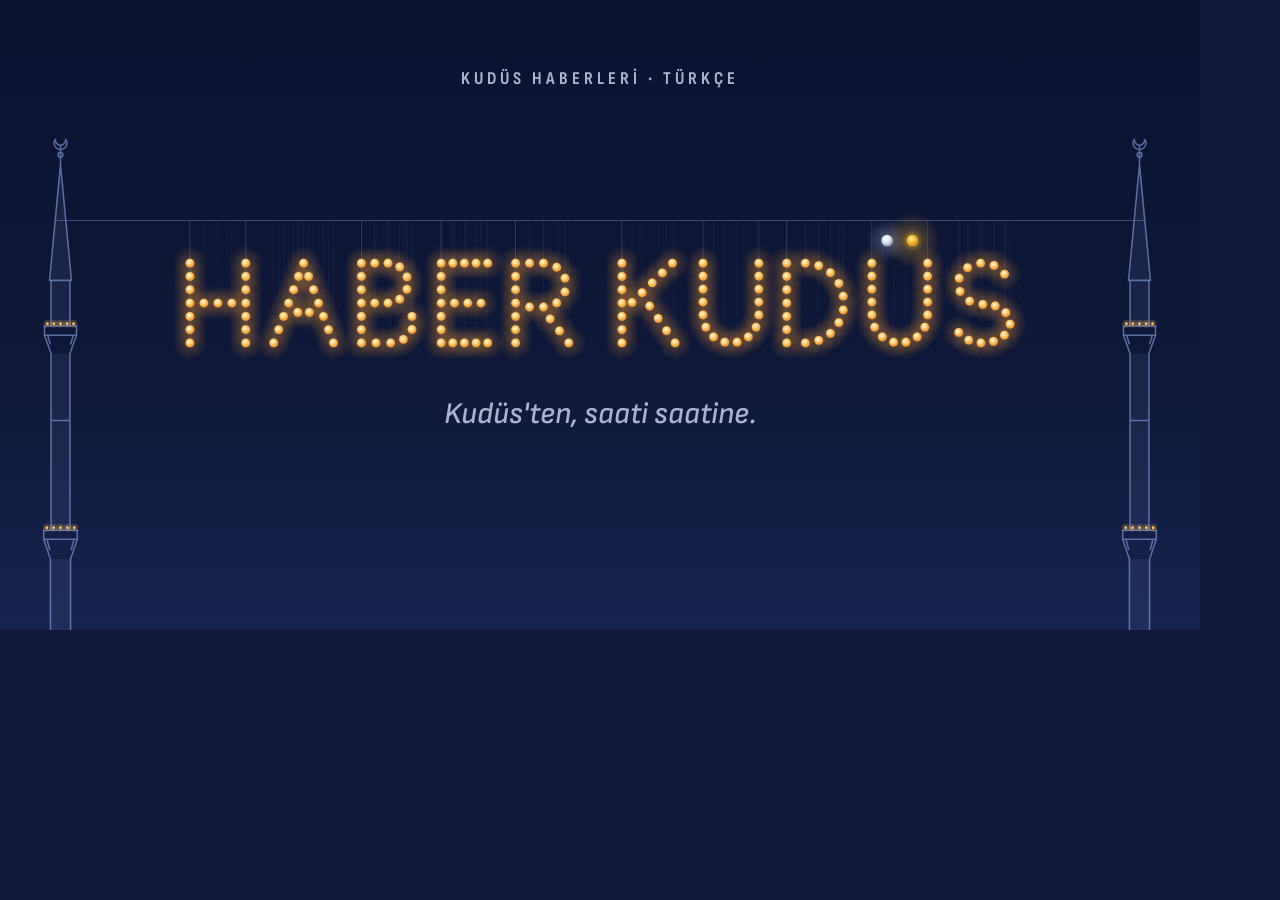
<file: tools/export.html>
<!doctype html>
<html lang="tr">
<head>
<meta charset="utf-8">
<meta name="robots" content="noindex">
<title>Haber Kudüs — dışa aktarım</title>
<link rel="stylesheet" href="../assets/css/fonts.css?v=3">
<link rel="stylesheet" href="../assets/css/kudus.css?v=3">
<style>
html,body{margin:0;background:#0f1838;overflow:hidden}
.sahne{position:relative;overflow:hidden;background:linear-gradient(180deg,#0a1230 0%,#0f1838 60%,#16234f 100%);color:#eef0f7}
.sahne.gun{background:#f4f6fa;color:#0f1838}
.sahne .ip{position:absolute;left:0;right:0;height:var(--ipk,2px);background:#7d8fca;opacity:.42}
.sahne .minare{position:absolute;bottom:0;height:auto;width:auto}
.sahne .mahya__rope{display:none}
.sahne .yazi{position:absolute;left:0;right:0;text-align:center;font-family:var(--f-text)}
.sahne .yer-isareti{position:absolute;outline:2px dashed rgba(255,193,94,.0)}
</style>
<script src="../assets/js/mahya.js?v=3"></script>
</head>
<body>
<div id="s" class="sahne"></div>
<script>
// ?k=<key> renders one export at its exact pixel size
const k = new URLSearchParams(location.search).get('k') || 'og-ana';
const s = document.getElementById('s');
const minare = (h, side, inset) => `<img class="minare" src="../assets/brand/minare.svg?v=3" style="height:${h}px;${side}:${inset}px;bottom:${-h * 0.22}px" alt="">`;
const lit = (text, id, o) => Mahya.svg(text, Object.assign({ mode: 'night', id }, o || {}));
const ropeAt = (svgW, svgH, vb) => (Mahya.ROPE - vb[1]) / vb[3] * svgH;
function scene(W, H, opts) {
  s.style.width = W + 'px'; s.style.height = H + 'px';
  const svg = lit(opts.text || 'Haber Kudüs', 'ex', opts.mahya);
  const vb = svg.match(/viewBox="([^"]+)"/)[1].split(' ').map(Number);
  const w = opts.w, h = w * vb[3] / vb[2];
  const x = (W - w) / 2, y = opts.y != null ? opts.y : (H - h) / 2 - (opts.lift || 0);
  let html = '';
  if (opts.minare) html += minare(opts.minare, 'left', opts.inset || 24) + minare(opts.minare, 'right', opts.inset || 24);
  html += `<span class="ip" style="top:${y + ropeAt(w, h, vb)}px;left:${opts.ropeIn || 0}px;right:${opts.ropeIn || 0}px;--ipk:${Math.max(1, Math.round(W / 900))}px"></span>`;
  html += `<div style="position:absolute;left:${x}px;top:${y}px;width:${w}px">${svg}</div>`;
  if (opts.alt) html += `<div class="yazi" style="top:${y + h + opts.altGap}px;font:italic 500 ${opts.altSize}px/1.2 var(--f-text);color:#aab2cf">${opts.alt}</div>`;
  if (opts.ust) html += `<div class="yazi" style="top:${opts.ustY}px;font:700 ${opts.ustSize}px/1 var(--f-head);letter-spacing:.22em;text-transform:uppercase;color:#aab2cf">${opts.ust}</div>`;
  s.innerHTML = html;
}
function mark(W, mode) {
  s.style.width = W + 'px'; s.style.height = W + 'px';
  if (mode === 'gun') s.classList.add('gun');
  s.innerHTML = `<img src="../assets/brand/${W <= 64 ? 'favicon' : mode === 'gun' ? 'isaret-gunduz' : 'isaret-gece'}.svg?v=3" style="width:${W}px;height:${W}px;display:block" alt="">`;
}
const jobs = {
  'og-ana': () => scene(1200, 630, { w: 860, minare: 640, inset: 30, ropeIn: 56, lift: 34, alt: "Kudüs'ten, saati saatine.", altGap: 34, altSize: 30, ust: 'Kudüs haberleri · Türkçe', ustY: 70, ustSize: 18 }),
  'og-kitap': () => scene(1200, 630, { w: 860, minare: 640, inset: 30, ropeIn: 56, lift: 34, alt: 'Kimlik kılavuzu · Mahyadan doğan bir haber kimliği', altGap: 34, altSize: 28, ust: 'Haber Kudüs', ustY: 70, ustSize: 18 }),
  'x-kapak': () => scene(1500, 500, { w: 860, minare: 560, inset: 40, ropeIn: 70, lift: 24, alt: "Kudüs'ten, saati saatine.", altGap: 26, altSize: 26 }),
  'yt-kapak': () => scene(2560, 1440, { w: 1260, minare: 1100, inset: 120, ropeIn: 160, lift: 30, alt: "Kudüs'ten, saati saatine.", altGap: 34, altSize: 40 }),
  'logo-gece': () => scene(2400, 640, { w: 2100, lift: 0 }),
  'logo-gunduz': () => { s.classList.add('gun'); s.style.width = '2400px'; s.style.height = '640px'; s.innerHTML = `<div style="position:absolute;left:150px;top:110px;width:2100px">${Mahya.svg('Haber Kudüs', { mode: 'day', id: 'lg', r: .62 })}</div>`; },
  'avatar': () => mark(1080, 'gece'),
  'avatar-gunduz': () => mark(1080, 'gun'),
  'apple-touch-icon': () => mark(180, 'gece'),
  'icon-512': () => mark(512, 'gece'),
  'favicon-32': () => mark(32, 'gece')
};
(jobs[k] || jobs['og-ana'])();
document.title = k;
</script>
</body>
</html>
</file>
<file: assets/css/fonts.css>
/* Sofia Sans family, self-hosted (SIL OFL 1.1). latin + latin-ext cover every Turkish letter. */
@font-face{font-family:'Sofia Sans';font-style:italic;font-weight:400 500;font-display:swap;src:url(../fonts/sofia-sans-italic-latin-ext.woff2) format('woff2');unicode-range:U+0100-02BA, U+02BD-02C5, U+02C7-02CC, U+02CE-02D7, U+02DD-02FF, U+0304, U+0308, U+0329, U+1D00-1DBF, U+1E00-1E9F, U+1EF2-1EFF, U+2020, U+20A0-20AB, U+20AD-20C4, U+2113, U+2C60-2C7F, U+A720-A7FF}
@font-face{font-family:'Sofia Sans';font-style:italic;font-weight:400 500;font-display:swap;src:url(../fonts/sofia-sans-italic-latin.woff2) format('woff2');unicode-range:U+0000-00FF, U+0131, U+0152-0153, U+02BB-02BC, U+02C6, U+02DA, U+02DC, U+0304, U+0308, U+0329, U+2000-206F, U+20AC, U+2122, U+2191, U+2193, U+2212, U+2215, U+FEFF, U+FFFD}
@font-face{font-family:'Sofia Sans';font-style:normal;font-weight:400 800;font-display:swap;src:url(../fonts/sofia-sans-normal-latin-ext.woff2) format('woff2');unicode-range:U+0100-02BA, U+02BD-02C5, U+02C7-02CC, U+02CE-02D7, U+02DD-02FF, U+0304, U+0308, U+0329, U+1D00-1DBF, U+1E00-1E9F, U+1EF2-1EFF, U+2020, U+20A0-20AB, U+20AD-20C4, U+2113, U+2C60-2C7F, U+A720-A7FF}
@font-face{font-family:'Sofia Sans';font-style:normal;font-weight:400 800;font-display:swap;src:url(../fonts/sofia-sans-normal-latin.woff2) format('woff2');unicode-range:U+0000-00FF, U+0131, U+0152-0153, U+02BB-02BC, U+02C6, U+02DA, U+02DC, U+0304, U+0308, U+0329, U+2000-206F, U+20AC, U+2122, U+2191, U+2193, U+2212, U+2215, U+FEFF, U+FFFD}
@font-face{font-family:'Sofia Sans Condensed';font-style:normal;font-weight:600 800;font-display:swap;src:url(../fonts/sofia-sans-condensed-normal-latin-ext.woff2) format('woff2');unicode-range:U+0100-02BA, U+02BD-02C5, U+02C7-02CC, U+02CE-02D7, U+02DD-02FF, U+0304, U+0308, U+0329, U+1D00-1DBF, U+1E00-1E9F, U+1EF2-1EFF, U+2020, U+20A0-20AB, U+20AD-20C4, U+2113, U+2C60-2C7F, U+A720-A7FF}
@font-face{font-family:'Sofia Sans Condensed';font-style:normal;font-weight:600 800;font-display:swap;src:url(../fonts/sofia-sans-condensed-normal-latin.woff2) format('woff2');unicode-range:U+0000-00FF, U+0131, U+0152-0153, U+02BB-02BC, U+02C6, U+02DA, U+02DC, U+0304, U+0308, U+0329, U+2000-206F, U+20AC, U+2122, U+2191, U+2193, U+2212, U+2215, U+FEFF, U+FFFD}
@font-face{font-family:'Sofia Sans Extra Condensed';font-style:normal;font-weight:700 800;font-display:swap;src:url(../fonts/sofia-sans-extra-condensed-normal-latin-ext.woff2) format('woff2');unicode-range:U+0100-02BA, U+02BD-02C5, U+02C7-02CC, U+02CE-02D7, U+02DD-02FF, U+0304, U+0308, U+0329, U+1D00-1DBF, U+1E00-1E9F, U+1EF2-1EFF, U+2020, U+20A0-20AB, U+20AD-20C4, U+2113, U+2C60-2C7F, U+A720-A7FF}
@font-face{font-family:'Sofia Sans Extra Condensed';font-style:normal;font-weight:700 800;font-display:swap;src:url(../fonts/sofia-sans-extra-condensed-normal-latin.woff2) format('woff2');unicode-range:U+0000-00FF, U+0131, U+0152-0153, U+02BB-02BC, U+02C6, U+02DA, U+02DC, U+0304, U+0308, U+0329, U+2000-206F, U+20AC, U+2122, U+2191, U+2193, U+2212, U+2215, U+FEFF, U+FFFD}
</file>
<file: assets/css/kudus.css>
/* Haber Kudüs — shared tokens and the mahya world.
   Night is the sky the mahya hangs in; day is the page it is read on. */

:root{
  /* night: the sky between the minarets */
  --gece:#0f1838;
  --gece-0:#0a1230;
  --gece-2:#16214a;
  --gece-3:#202d5e;
  --gece-text:#eef0f7;
  --gece-muted:#aab2cf;
  --gece-line:rgba(170,184,230,.18);
  --gece-rig:#7d8fca;

  /* light: olive-oil flame, and the two domes the Ü carries */
  --kandil:#ffc15e;
  --kandil-2:#f3a23a;
  --kandil-soft:rgba(255,184,77,.32);
  --kubbe:#ffcf4a;
  --kursun:#dfe6f2;

  /* day: the page */
  --gun:#f4f6fa;
  --kagit:#ffffff;
  --ink:#0f1838;
  --ink-2:#38415f;
  --muted:#596180;
  --line:#d8dce7;
  --line-2:#bfc6d8;
  --kirmizi:#cf1f2b;
  --kehribar:#8a5200;

  --f-head:"Sofia Sans Condensed","Sofia Sans","Arial Narrow",sans-serif;
  --f-text:"Sofia Sans",system-ui,sans-serif;
  --f-num:"Sofia Sans Extra Condensed","Sofia Sans Condensed",sans-serif;

  --wrap:1320px;
  --gutter:32px;
  --s1:4px;--s2:8px;--s3:12px;--s4:16px;--s5:24px;--s6:32px;--s7:48px;--s8:64px;--s9:96px;

  --ease-out:cubic-bezier(.16,1,.3,1);
  --ease-in-out:cubic-bezier(.65,0,.35,1);
  --t-fast:160ms;
  --t-mid:320ms;

  color-scheme:light;
}

/* the reader turned the lights on: the whole page becomes night */
:root[data-theme="dark"]{
  --gun:#0a1230;
  --kagit:#111a3d;
  --ink:#eef0f7;
  --ink-2:#cdd2e6;
  --muted:#a3abc8;
  --line:rgba(170,184,230,.16);
  --line-2:rgba(170,184,230,.28);
  --kirmizi:#ff6d72;
  --kehribar:#ffc15e;
  color-scheme:dark;
}

*,*::before,*::after{box-sizing:border-box}
html{-webkit-text-size-adjust:100%;text-size-adjust:100%;scroll-padding-top:72px}
body{margin:0;background:var(--gun);color:var(--ink);font:400 17.5px/1.6 var(--f-text);
  font-feature-settings:"kern","liga";text-rendering:optimizeLegibility;-webkit-font-smoothing:antialiased;overflow-x:clip}
img,svg,video{display:block;max-width:100%}
img{height:auto}
h1,h2,h3,h4,h5,p,figure,ul,ol,dl,dd,blockquote{margin:0}
ul,ol{padding:0;list-style:none}
button,input,select,textarea{font:inherit;color:inherit}
button{background:none;border:0;padding:0;cursor:pointer}
a{color:inherit;text-decoration:none}
a:where(:not(.plain)):hover{text-decoration:underline;text-decoration-color:var(--kandil-2);text-decoration-thickness:2px;text-underline-offset:.22em}
time,.num{font-variant-numeric:tabular-nums lining-nums}
::selection{background:var(--kandil);color:#0f1838}
:focus-visible{outline:2px solid var(--ink);outline-offset:3px;box-shadow:0 0 0 6px var(--kandil-soft);border-radius:1px}
.gok :focus-visible,.gece :focus-visible{outline-color:var(--kandil)}
html{scrollbar-color:var(--line-2) transparent;scrollbar-width:thin}
::-webkit-scrollbar{width:10px;height:10px}
::-webkit-scrollbar-thumb{background:var(--line-2);border:3px solid var(--gun);border-radius:10px}
::-webkit-scrollbar-track{background:transparent}

.wrap{max-width:var(--wrap);margin-inline:auto;padding-inline:var(--gutter)}
.sr{position:absolute!important;width:1px;height:1px;overflow:hidden;clip:rect(0 0 0 0);clip-path:inset(50%);white-space:nowrap}
.skip{position:absolute;inset-inline-start:16px;top:-60px;z-index:100;background:var(--kandil);color:#0f1838;padding:10px 16px;font-weight:700}
.skip:focus{top:12px}

/* ---------- the mahya ---------- */
.mahya{overflow:visible;height:auto}
.mahya__rope{stroke:currentColor;stroke-width:.13;fill:none;opacity:.42}
.mahya__threads{stroke:currentColor;stroke-width:.05;fill:none;opacity:.2}
.mahya--night{color:var(--gece-rig)}
.mahya--day,.mahya--mono{color:var(--ink)}
.mahya--day .mahya__lamps circle,.mahya--mono .mahya__lamps circle{fill:currentColor}
.mahya--day .mahya__threads{opacity:.16;stroke-width:.04}
.mahya--mono .mahya__rig{display:none}
/* at night the day's ink numerals are lamps too */
:root[data-theme="dark"] .mahya--mono .mahya__lamps circle{fill:var(--kandil)}
:root[data-theme="dark"] .mahya--mono{filter:drop-shadow(0 0 2px rgba(255,170,60,.75)) drop-shadow(0 0 6px rgba(255,150,40,.35))}

/* before the mahyacı lights it: dark glass on its thread */
.mahya.is-armed .mahya__lamps circle{opacity:.16;transition:opacity 220ms var(--ease-out)}
.mahya.is-armed .mahya__halos circle{opacity:0;transition:opacity 420ms var(--ease-out)}
.mahya.is-armed.is-lit .mahya__lamps circle,
.mahya.is-armed.is-lit .mahya__halos circle{opacity:1;transition-delay:calc(var(--i) * var(--step, 8ms))}
.mahya .titrek{animation:titrek 5s steps(1,end) infinite}
@keyframes titrek{0%,100%{opacity:1}46%{opacity:1}48%{opacity:.62}50%{opacity:.96}53%{opacity:.74}56%{opacity:1}}

/* ---------- minarets ---------- */
.minare{position:absolute;bottom:0;width:34px;height:auto;color:var(--gece-rig);pointer-events:none}
.minare__body{fill:none;stroke:currentColor;stroke-width:1;opacity:.55;vector-effect:non-scaling-stroke}
.minare__shade{fill:currentColor;opacity:.08}
.minare__lamp{fill:var(--kandil)}
.minare__glow{fill:var(--kandil);opacity:.18}

/* ---------- lamp marks (freshness is light) ---------- */
.lamp{display:inline-block;width:9px;height:9px;border-radius:50%;flex:none;vertical-align:middle;
  background:radial-gradient(circle at 42% 38%,#fffbe9 0 18%,#ffd27a 55%,#f3a23a 100%);
  box-shadow:0 0 0 3px rgba(255,184,77,.16),0 0 10px 2px rgba(255,170,60,.45)}
.lamp--dim{background:var(--kandil);opacity:.55;box-shadow:none}
.lamp--off{background:transparent;box-shadow:inset 0 0 0 1.5px var(--line-2)}
.lamp--red{background:radial-gradient(circle at 42% 38%,#ffe9e9 0 16%,#ff5a5f 55%,#c8141f 100%);box-shadow:0 0 0 3px rgba(255,80,90,.16),0 0 10px 2px rgba(255,60,70,.5)}
.lamp--red.is-live{animation:canli 1.6s var(--ease-in-out) infinite}
@keyframes canli{0%,100%{opacity:1}50%{opacity:.35}}

/* ---------- type ---------- */
.h-manset{font:800 clamp(40px,5.2vw,76px)/1.02 var(--f-head);letter-spacing:-.012em;text-wrap:balance}
.h-1{font:800 clamp(30px,3.4vw,46px)/1.06 var(--f-head);letter-spacing:-.008em;text-wrap:balance}
.h-2{font:700 clamp(23px,2.1vw,29px)/1.12 var(--f-head);text-wrap:balance}
.h-3{font:700 20px/1.3 var(--f-head);text-wrap:balance}
.h-4{font:700 17.5px/1.34 var(--f-head);text-wrap:pretty}
.lede{font:400 clamp(18px,1.5vw,21px)/1.5 var(--f-text);color:var(--ink-2);text-wrap:pretty}
.meta{display:flex;flex-wrap:wrap;align-items:center;gap:4px 10px;font:500 13.5px/1.35 var(--f-text);color:var(--muted)}
.meta .yer{font:700 13.5px/1 var(--f-head);text-transform:uppercase;letter-spacing:.07em;color:var(--ink)}
.meta .dot{width:3px;height:3px;border-radius:50%;background:currentColor;opacity:.6}
.kaynak{font:500 13.5px/1.4 var(--f-text);color:var(--muted)}
.not{font-size:13.5px;line-height:1.5;color:var(--muted)}
.kaynak b{font-weight:700;color:var(--ink-2)}

/* section heading: the name of the section in plain type, its signature in lamps */
.bolum{display:flex;align-items:flex-end;justify-content:space-between;gap:24px;padding-bottom:14px;margin-bottom:24px;border-bottom:1px solid var(--ink)}
.bolum h2{font:800 clamp(26px,2.6vw,36px)/1 var(--f-head);letter-spacing:-.005em}
.bolum p{font-size:15.5px;color:var(--muted);margin-top:6px}
.bolum a.tum{display:inline-flex;align-items:center;gap:8px;min-height:44px;font:700 13.5px/1 var(--f-head);text-transform:uppercase;letter-spacing:.08em;white-space:nowrap}
.bolum a.tum svg{width:16px;height:16px}

/* ---------- controls ---------- */
.btn{display:inline-flex;align-items:center;justify-content:center;gap:10px;min-height:46px;padding:0 20px;
  font:700 15.5px/1 var(--f-head);letter-spacing:.06em;text-transform:uppercase;background:var(--ink);color:var(--gun);
  border:1px solid var(--ink);transition:background var(--t-fast) var(--ease-out),color var(--t-fast) var(--ease-out)}
.btn:hover{background:transparent;color:var(--ink);text-decoration:none}
.btn--line{background:transparent;color:var(--ink)}
.btn--line:hover{background:var(--ink);color:var(--gun)}
.btn--kandil{background:var(--kandil);color:#0f1838;border-color:var(--kandil)}
.btn--kandil:hover{background:transparent;color:var(--kandil)}
.btn[disabled]{opacity:.45;cursor:not-allowed}
.ico{width:20px;height:20px;fill:none;stroke:currentColor;stroke-width:1.6;stroke-linecap:round;stroke-linejoin:round;flex:none}

/* ---------- photos ---------- */
.foto{position:relative;background:var(--gece-2);overflow:hidden}
.foto img{width:100%;height:100%;object-fit:cover;opacity:0;transition:opacity 520ms var(--ease-out)}
.foto img.is-loaded,.no-js .foto img{opacity:1}
figcaption{font:400 13.5px/1.45 var(--f-text);color:var(--muted);margin-top:10px}
figcaption b{font-weight:700;color:var(--ink-2)}
figcaption .arsiv{font:700 12px/1 var(--f-head);letter-spacing:.1em;text-transform:uppercase;color:var(--kehribar);margin-inline-end:6px}

@media (max-width:760px){
  :root{--gutter:16px}
  body{font-size:17.5px}
}

@media (prefers-reduced-motion:reduce){
  *,*::before,*::after{animation-duration:.001ms!important;animation-iteration-count:1!important;transition-duration:.001ms!important;transition-delay:0ms!important;scroll-behavior:auto!important}
}
</file>
<file: assets/css/home.css>
/* Haber Kudüs — homepage and the components the identity book also shows */

/* ---------- opening ---------- */
#acilis{display:none}
.has-acilis #acilis{display:grid;position:fixed;inset:0;z-index:90;place-items:center;background:linear-gradient(180deg,var(--gece-0),var(--gece) 60%,#16234f);
  clip-path:inset(0 0 0 0);transition:clip-path 600ms var(--ease-in-out);animation:acilis-son 0s 3.4s forwards}
.has-acilis body{overflow:hidden}
#acilis .acilis__sahne{position:relative;width:min(980px,86vw);display:grid;gap:22px;justify-items:center}
#acilis .mahya{width:100%}
#acilis .mahya__rope{opacity:.3}
#acilis p{font:600 13.5px/1 var(--f-head);letter-spacing:.24em;text-transform:uppercase;color:var(--gece-muted);opacity:0;transition:opacity 400ms var(--ease-out)}
#acilis.is-yandi p{opacity:1}
#acilis.is-kalkiyor{clip-path:inset(0 0 100% 0)}
#acilis.is-kalkiyor .acilis__sahne{transform:translateY(-6vh);opacity:0;transition:transform 700ms var(--ease-in-out),opacity 500ms var(--ease-out)}
@keyframes acilis-son{to{visibility:hidden;clip-path:inset(0 0 100% 0)}}

/* ---------- the sky: utility row, masthead, sections ---------- */
.gok{position:relative;overflow-x:clip;background:linear-gradient(180deg,var(--gece-0) 0%,var(--gece) 70%,#121d44 100%);color:var(--gece-text);isolation:isolate}
.gok .wrap{position:relative}
.gok__ust{display:flex;justify-content:space-between;align-items:center;gap:16px;min-height:40px;font:500 13.5px/1.3 var(--f-text);color:var(--gece-muted);border-bottom:1px solid var(--gece-line);position:relative;z-index:3}
.gok__ust .tarih b{color:var(--gece-text);font-weight:700}
.gok__ust .saatler{display:flex;align-items:center;gap:14px}
.gok__ust .saatler time{font-weight:700;color:var(--gece-text)}
.sosyal{display:flex;align-items:center}
.sosyal a{display:grid;place-items:center;width:36px;height:36px;color:var(--gece-muted);transition:color var(--t-fast) var(--ease-out)}
.sosyal a:hover{color:var(--kandil)}
.sosyal svg{width:17px;height:17px}

.mast{position:relative;display:grid;justify-items:center;padding:30px 0 20px;z-index:1}
.mast__logo{display:block;width:min(580px,64vw)}
.mast__logo .mahya{width:100%}
.mast__logo .mahya__rope{display:none}
.mast__ip{position:absolute;inset-inline:22px;top:var(--ip,42px);height:1px;background:var(--gece-rig);opacity:.42;z-index:-1}
.mast__soz{margin-top:12px;font:italic 500 15.5px/1.3 var(--f-text);color:var(--gece-muted);letter-spacing:.01em}
.gok .minare{height:330px;bottom:0;z-index:0}
.gok .minare[data-minare="sol"]{inset-inline-start:-6px}
.gok .minare[data-minare="sag"]{inset-inline-end:-6px}

.bolumler{position:relative;z-index:2;display:flex;align-items:center;justify-content:space-between;gap:16px;border-top:1px solid var(--gece-line)}
.bolumler ul{display:flex;align-items:center;gap:2px;margin-inline:auto}
.bolumler a{position:relative;display:flex;align-items:center;min-height:52px;padding:0 13px;font:700 15.5px/1 var(--f-head);letter-spacing:.07em;text-transform:uppercase;color:var(--gece-muted);transition:color var(--t-fast) var(--ease-out)}
.bolumler a:hover{color:var(--gece-text);text-decoration:none}
.bolumler a::after{content:"";position:absolute;left:50%;bottom:7px;width:6px;height:6px;margin-left:-3px;border-radius:50%;background:var(--kandil);opacity:0;transform:scale(.3);transition:opacity var(--t-mid) var(--ease-out),transform var(--t-mid) var(--ease-out);box-shadow:0 0 8px 2px rgba(255,170,60,.55)}
.bolumler a:hover::after{opacity:.55;transform:scale(.7)}
.bolumler a[aria-current="page"]{color:var(--gece-text)}
.bolumler a[aria-current="page"]::after{opacity:1;transform:none}
.araclar{display:flex;align-items:center;gap:4px;flex:none}
.arac{display:grid;place-items:center;width:44px;height:44px;color:var(--gece-text)}
.arac:hover{color:var(--kandil)}
.menu-dugme{display:none}

/* live: the one red entry in the sky */
.canli-dugme{display:inline-flex;align-items:center;gap:8px;min-height:44px;padding:0 12px;font:700 13.5px/1 var(--f-head);letter-spacing:.08em;text-transform:uppercase;color:#ff9da0;border:1px solid transparent;transition:color var(--t-fast) var(--ease-out),border-color var(--t-fast) var(--ease-out)}
.canli-dugme:hover{color:#fff;border-color:rgba(255,109,114,.45);text-decoration:none}
.canli-dugme[aria-current="page"]{color:#fff;border-color:rgba(255,109,114,.6)}
.canli-dugme .lamp{width:8px;height:8px}

/* the lights switch: a lamp that is on or off */
.isik-dugme{display:inline-flex;align-items:center;gap:10px;min-height:44px;padding:0 12px;font:700 13.5px/1 var(--f-head);letter-spacing:.08em;text-transform:uppercase;color:var(--gece-text);border:1px solid var(--gece-line)}
.isik-dugme:hover{border-color:var(--kandil)}
.isik-dugme__lamba{position:relative;width:10px;height:10px;margin-top:6px;border-radius:50%;box-shadow:inset 0 0 0 1.5px var(--gece-rig);transition:all var(--t-mid) var(--ease-out)}
.isik-dugme__lamba::before{content:"";position:absolute;left:50%;bottom:100%;width:1px;height:7px;margin-left:-.5px;background:var(--gece-rig)}
.isik-dugme.is-yandi .isik-dugme__lamba{animation:dugme-yan 900ms var(--ease-out)}
@keyframes dugme-yan{0%{transform:scale(.6);filter:brightness(2.2)}40%{transform:scale(1.5)}100%{transform:none;filter:none}}
.isik-dugme[aria-pressed="true"] .isik-dugme__lamba{box-shadow:0 0 10px 3px rgba(255,170,60,.6);background:radial-gradient(circle at 42% 38%,#fffbe9 0 18%,#ffd27a 55%,#f3a23a)}

/* ---------- son dakika: the moving mahya ---------- */
.sondakika{background:#0b1230;color:var(--gece-text);border-top:1px solid var(--gece-line);border-bottom:1px solid var(--gece-line)}
.sondakika .wrap{display:grid;grid-template-columns:auto auto minmax(0,1fr) auto;align-items:center;gap:16px;min-height:54px}
.sondakika__ad{display:flex;align-items:center;gap:10px}
.sondakika__ad .mahya{height:18px;width:auto}
.sondakika__ad .mahya .mahya__lamps circle{fill:#ff6d72}
.sondakika__ad .mahya .mahya__halos circle{fill:rgba(255,80,90,.22)}
.sondakika time{font:800 17.5px/1 var(--f-num);color:var(--kandil);letter-spacing:.02em}
/* the line is written by a column of three lamps that steps across it at lamp pitch,
   the way Abdüllatif Efendi's moving mahyas advanced lamp by lamp */
@property --kenar{syntax:'<length>';inherits:false;initial-value:4000px}
.sondakika__satir{position:relative;min-width:0;overflow:hidden;padding-inline-end:14px}
.sondakika__satir a{display:block;font:600 17.5px/1.35 var(--f-text);white-space:nowrap;overflow:hidden;text-overflow:ellipsis;
  -webkit-mask-image:linear-gradient(90deg,#000 var(--kenar),transparent var(--kenar));mask-image:linear-gradient(90deg,#000 var(--kenar),transparent var(--kenar))}
.sondakika__satir a.is-yaniyor{animation:sd-yaz var(--sure,900ms) steps(var(--adim,40),end) both}
@keyframes sd-yaz{from{--kenar:0px}to{--kenar:var(--w,4000px)}}
.sondakika__yazici{position:absolute;top:50%;left:0;display:grid;gap:5px;margin-top:-13px;opacity:0;pointer-events:none}
.sondakika__yazici i{display:block;width:6px;height:6px;border-radius:50%;background:radial-gradient(circle at 42% 38%,#fffbe9 0 18%,#ffd27a 55%,#f3a23a);box-shadow:0 0 8px 2px rgba(255,170,60,.6)}
.sondakika__satir.is-yaziyor .sondakika__yazici{animation:sd-yazici var(--sure,900ms) steps(var(--adim,40),end) both}
@keyframes sd-yazici{0%{opacity:1;transform:translateX(0)}96%{opacity:1}100%{opacity:0;transform:translateX(var(--w,0px))}}
@property --k1{syntax:'<length>';inherits:false;initial-value:4000px}
@property --k2{syntax:'<length>';inherits:false;initial-value:4000px}
@keyframes sd-yaz2{0%{--k1:0px;--k2:0px}50%{--k1:var(--w,4000px);--k2:0px}100%{--k1:var(--w,4000px);--k2:var(--w,4000px)}}
@keyframes sd-yazici2{0%{opacity:1;transform:translate(0,0)}49.9%{transform:translate(var(--w,0px),0)}50%{transform:translate(0,var(--lh,24px))}96%{opacity:1}100%{opacity:0;transform:translate(var(--w,0px),var(--lh,24px))}}
.sondakika__kontrol{display:flex;align-items:center;gap:2px;font:600 13.5px/1 var(--f-text);color:var(--gece-muted)}
.sondakika__kontrol button{display:grid;place-items:center;width:40px;height:40px;color:var(--gece-text)}
.sondakika__kontrol button:hover{color:var(--kandil)}
.sondakika__kontrol .sira{min-width:36px;text-align:center}

/* ---------- manşet ---------- */
.manset{padding-block:clamp(28px,3.4vw,44px) 0}
.manset__izgara{display:grid;grid-template-columns:minmax(0,5fr) minmax(0,7fr);gap:clamp(24px,3vw,44px);align-items:start}
.manset__metin{display:flex;flex-direction:column;gap:18px;min-width:0}
.manset__metin .meta{margin-top:2px}
.manset .h-manset a{display:block}
.manset .h-manset a:hover{text-decoration:none}
.manset .h-manset a:hover span{text-decoration:underline;text-decoration-color:var(--kandil-2);text-decoration-thickness:3px;text-underline-offset:.12em}
.manset__foto .foto{aspect-ratio:16/10.2}
.gelisme{border-top:1px solid var(--ink);margin-top:4px}
.gelisme li{display:grid;grid-template-columns:52px minmax(0,1fr);gap:12px;padding:12px 0;border-bottom:1px solid var(--line);font-size:15.5px;line-height:1.45}
.gelisme time{display:flex;align-items:center;gap:7px;font:800 15.5px/1.4 var(--f-num);letter-spacing:.02em}
.gelisme time .lamp{width:7px;height:7px}
.gelisme .kaynak{display:block;margin-top:3px}

/* ---------- rows ---------- */
.sira-2{display:grid;grid-template-columns:minmax(0,4fr) minmax(0,5fr) minmax(0,3fr);gap:clamp(24px,3vw,40px);padding-block:clamp(40px,5vw,64px)}
.sira-2 > *{min-width:0}

/* today's thread: lamps hanging on one vertical rope */
.akis h2,.vakit h2{font:800 24px/1 var(--f-head);display:flex;align-items:center;justify-content:space-between;gap:12px;padding-bottom:12px;border-bottom:1px solid var(--ink);margin-bottom:6px}
.akis h2 small,.vakit h2 small{font:600 13.5px/1 var(--f-text);color:var(--muted)}
.ip-akis{position:relative;padding-inline-start:26px}
.ip-akis::before{content:"";position:absolute;inset-inline-start:7px;top:0;bottom:0;width:1px;background:var(--line-2)}
.ip-akis li{position:relative;padding:12px 0;border-bottom:1px solid var(--line)}
.ip-akis li:last-child{border-bottom:0}
.ip-akis .lamp{position:absolute;inset-inline-start:-23px;top:17px}
.ip-akis time{display:block;font:800 15.5px/1 var(--f-num);letter-spacing:.03em;color:var(--ink)}
.ip-akis h3{font:600 15.5px/1.38 var(--f-text);margin-top:5px;text-wrap:pretty}
.ip-akis .yer{font:700 12px/1 var(--f-head);letter-spacing:.08em;text-transform:uppercase;color:var(--muted);margin-inline-start:8px}
.ip-akis li.eski time,.ip-akis li.eski h3{color:var(--ink-2)}
.ip-akis .tum{display:inline-flex;align-items:center;gap:8px;min-height:44px;margin-top:6px;font:700 13.5px/1 var(--f-head);letter-spacing:.08em;text-transform:uppercase}

.ikinci{display:flex;flex-direction:column;gap:22px}
.haber-buyuk .foto{aspect-ratio:3/2}
.haber-buyuk h3{margin:14px 0 8px}
.haber-buyuk p{font-size:15.5px;line-height:1.55;color:var(--ink-2)}
.haber-buyuk .meta{margin-top:10px}
.haber-satir{display:grid;grid-template-columns:minmax(0,1fr) 120px;gap:16px;padding-top:18px;border-top:1px solid var(--line)}
.haber-satir .foto{aspect-ratio:1}
.haber-satir .meta{margin-top:8px}
.haber-satir.yazisiz{grid-template-columns:1fr}

/* number of the day: lamps on a strip of night */
.rakam{background:var(--gece);color:var(--gece-text);padding:20px 20px 18px;position:relative}
.rakam__ad{position:absolute;width:1px;height:1px;overflow:hidden;clip-path:inset(50%);white-space:nowrap}
.rakam .mahya{height:118px;width:auto;max-width:100%;margin:4px 0 14px}
.rakam .mahya .mahya__rope{opacity:.3}
.rakam p{font-size:15.5px;line-height:1.45;color:var(--gece-text)}
.rakam .kaynak{color:var(--gece-muted);margin-top:10px;display:block;padding-top:10px;border-top:1px solid var(--gece-line)}
.rakam .kaynak b{color:var(--gece-text)}

.vakit{margin-top:24px}
.vakit ol{border-top:1px solid var(--ink)}
.vakit li{display:flex;justify-content:space-between;align-items:center;gap:12px;padding:9px 0;border-bottom:1px solid var(--line);font-size:15.5px}
.vakit li span{display:flex;align-items:center;gap:9px}
.vakit li time{font:800 17.5px/1 var(--f-num);letter-spacing:.03em}
.vakit li.sirada{font-weight:700}
.vakit li.gecti{color:var(--muted)}
.vakit .not{margin-top:10px}

/* ---------- night band: Mescid-i Aksa ---------- */
.gece-bant{background:var(--gece);color:var(--gece-text);padding:clamp(48px,6vw,80px) 0;--ink:var(--gece-text);--ink-2:#cdd2e6;--muted:var(--gece-muted);--line:var(--gece-line);--line-2:rgba(170,184,230,.3)}
.gece-bant .bolum{border-color:var(--gece-text)}
.aksa{display:grid;grid-template-columns:minmax(0,7fr) minmax(0,5fr);gap:clamp(28px,4vw,56px);align-items:start}
.aksa > *{min-width:0}
.kandil-grafik{position:relative}
.kandil-grafik__alan{position:relative;margin-top:30px;display:grid;grid-auto-flow:column;grid-auto-columns:minmax(0,1fr);align-items:end;gap:6px;height:360px;padding-top:12px;border-bottom:1px solid var(--gece-line)}
.kandil-grafik__alan::before{content:"";position:absolute;inset:0 0 auto;height:1px;background:var(--gece-rig);opacity:.42}
.sutun{position:relative;display:flex;flex-direction:column-reverse;align-items:center;gap:4px;height:100%;padding-bottom:8px}
.sutun::before{content:"";position:absolute;top:0;bottom:8px;left:50%;width:1px;background:var(--gece-rig);opacity:.16}
.sutun i{position:relative;display:block;width:12px;height:12px;border-radius:50%;background:radial-gradient(circle at 42% 38%,#fffbe9 0 18%,#ffd27a 55%,#f3a23a);box-shadow:0 0 8px 1px rgba(255,170,60,.5);opacity:0;transform:scale(.4);transition:opacity 260ms var(--ease-out),transform 260ms var(--ease-out);transition-delay:calc(var(--k) * 26ms)}
.kandil-grafik.is-yandi .sutun i,.no-js .sutun i{opacity:1;transform:none}
.sutun i.yarim{opacity:0;width:12px;height:12px;background:transparent;box-shadow:inset 0 0 0 1.5px var(--kandil)}
.kandil-grafik.is-yandi .sutun i.yarim{opacity:.85}
.sutun b{position:absolute;left:50%;transform:translateX(-50%);font:800 20px/1 var(--f-num);letter-spacing:.02em;color:var(--gece-text);white-space:nowrap;opacity:0;transition:opacity 400ms var(--ease-out) 500ms}
.kandil-grafik.is-yandi .sutun b,.no-js .sutun b{opacity:1}
.sutun.zirve b{color:var(--kubbe)}
.sutun.zirve i{background:radial-gradient(circle at 42% 38%,#fff6d1 0 16%,#ffcf4a 50%,#e09a1c)}
.kandil-grafik__gun{display:grid;grid-auto-flow:column;grid-auto-columns:minmax(0,1fr);gap:6px;margin-top:8px;font:700 12px/1.2 var(--f-head);letter-spacing:.04em;text-transform:uppercase;color:var(--gece-muted);text-align:center}
.kandil-grafik__gun span.bayram{color:var(--kandil)}
.kandil-grafik__lejant{display:flex;flex-wrap:wrap;gap:8px 22px;margin-top:16px;font-size:13.5px;color:var(--gece-muted)}
.kandil-grafik__lejant span{display:inline-flex;align-items:center;gap:8px}
.aksa__haber{display:flex;flex-direction:column;gap:0}
.aksa__haber article{padding:16px 0;border-bottom:1px solid var(--gece-line)}
.aksa__haber article:first-child{padding-top:0}
.aksa__haber .foto{aspect-ratio:16/9;margin-bottom:14px}

/* ---------- neighbourhoods ---------- */
.mahalleler{padding-block:clamp(48px,6vw,80px)}
.mahalle-izgara{display:grid;grid-template-columns:repeat(4,minmax(0,1fr));gap:2px;background:var(--line);border:1px solid var(--line)}
.mahalle{background:var(--kagit);display:flex;flex-direction:column;min-width:0}
.mahalle .foto{aspect-ratio:4/3}
.mahalle__metin{padding:16px 18px 20px;display:flex;flex-direction:column;gap:10px;flex:1}
.mahalle__ad{display:flex;align-items:center;justify-content:space-between;gap:10px}
.mahalle__ad b{font:800 22px/1 var(--f-head)}
.mahalle__ad span{display:inline-flex;align-items:center;gap:7px;font:600 13.5px/1 var(--f-text);color:var(--muted)}
.mahalle h3{font:700 17.5px/1.3 var(--f-head)}
.mahalle .kaynak{margin-top:auto}

/* ---------- two-up: demolitions and prisoners ---------- */
.ikili{display:grid;grid-template-columns:repeat(2,minmax(0,1fr));gap:clamp(28px,4vw,56px);padding-bottom:clamp(48px,6vw,80px)}
.ikili > section{min-width:0}
.sayi-satir{display:grid;grid-template-columns:auto minmax(0,1fr);gap:18px;align-items:center;padding:16px 0;border-bottom:1px solid var(--line)}
.sayi-satir .mahya{height:40px;width:auto;color:var(--ink)}
.sayi-satir{grid-template-columns:132px minmax(0,1fr)}
.sayi-satir p{font-size:15.5px;line-height:1.45;color:var(--ink-2)}
.sayi-satir .kaynak{display:block;margin-top:4px}
.sade-liste article{padding:15px 0;border-bottom:1px solid var(--line)}
.sade-liste .meta{margin-top:8px}

/* ---------- Kanuni's Kudüs: places the Turkish reader already loves ---------- */
.tani{background:var(--kagit);border-top:1px solid var(--line);border-bottom:1px solid var(--line);padding:clamp(48px,6vw,80px) 0}
.tani__izgara{display:grid;grid-template-columns:minmax(0,6fr) minmax(0,3fr) minmax(0,3fr);grid-template-rows:auto auto;gap:clamp(16px,2vw,24px)}
.tani__izgara > *{min-width:0}
.tani__izgara article:first-child{grid-row:span 2}
.tani__izgara article:first-child .foto{aspect-ratio:12/11}
.tani__izgara .foto{aspect-ratio:16/10}
.tani__izgara h3{margin:12px 0 6px}
.tani__izgara p{font-size:15.5px;line-height:1.55;color:var(--ink-2)}

/* ---------- analysis ---------- */
.analiz{padding-block:clamp(48px,6vw,80px)}
.analiz__izgara{display:grid;grid-template-columns:repeat(3,minmax(0,1fr));gap:0}
.analiz__izgara article{padding:20px 24px 4px;border-inline-start:1px solid var(--line);min-width:0}
.analiz__izgara article:first-child{padding-inline-start:0;border-inline-start:0}
.analiz__izgara .meta{margin-top:12px}
.analiz__izgara .yazar{font:700 13.5px/1 var(--f-head);color:var(--ink-2)}
.analiz__izgara h3{font:600 22px/1.3 var(--f-text);margin:4px 0 10px;text-wrap:balance}
.analiz__izgara p{font-size:15.5px;line-height:1.55;color:var(--ink-2)}
.yer-tutucu{display:inline-block;border:1px dashed var(--line-2);padding:2px 8px;font:600 12px/1.4 var(--f-text);color:var(--muted);text-transform:none;letter-spacing:0}

/* ---------- newsletter + follow ---------- */
.bulten{background:var(--gece);color:var(--gece-text);position:relative;overflow:hidden}
.bulten .wrap{display:grid;grid-template-columns:minmax(0,5fr) minmax(0,6fr);gap:clamp(28px,4vw,64px);align-items:center;padding-block:clamp(44px,5vw,64px)}
.bulten h2{font:800 clamp(30px,3.4vw,44px)/1.04 var(--f-head)}
.bulten p{color:var(--gece-muted);font-size:17.5px;margin-top:10px;max-width:48ch}
.bulten form{display:flex;flex-wrap:wrap;gap:0;border:1px solid var(--gece-line)}
.bulten label{flex:1 1 100%;font:700 12px/1 var(--f-head);letter-spacing:.09em;text-transform:uppercase;color:var(--gece-muted);padding:12px 14px 0}
.bulten input{flex:1 1 240px;min-width:0;min-height:52px;background:transparent;border:0;color:var(--gece-text);padding:0 14px;font-size:17.5px}
.bulten input::placeholder{color:#8790b3}
.bulten input:focus{outline:none}
.bulten form:focus-within{border-color:var(--kandil);box-shadow:0 0 0 4px var(--kandil-soft)}
.bulten .btn{background:var(--kandil);color:#0f1838;border-color:var(--kandil);min-height:52px;margin:6px}
.bulten .btn:hover{background:transparent;color:var(--kandil)}
.bulten .durum{flex:1 1 100%;padding:0 14px 12px;font-size:13.5px;color:var(--gece-muted);min-height:1.4em}
.bulten .durum.hata{color:#ff9da0}
.bulten .durum.tamam{color:var(--kandil)}
.takip{display:flex;flex-wrap:wrap;gap:8px 4px;margin-top:22px}
.takip a{display:inline-flex;align-items:center;gap:8px;min-height:44px;padding:0 12px 0 0;font:700 13.5px/1 var(--f-head);letter-spacing:.06em;text-transform:uppercase;color:var(--gece-text)}
.takip a:hover{color:var(--kandil);text-decoration:none}
.takip svg{width:18px;height:18px}

/* ---------- footer ---------- */
.dip{position:relative;background:var(--gece-0);color:var(--gece-text);overflow:hidden;isolation:isolate}
.dip__manzara{position:absolute;inset:auto 0 0;height:62%;z-index:-1}
.dip__manzara img{width:100%;height:100%;object-fit:cover;object-position:50% 58%;opacity:.38;-webkit-mask-image:linear-gradient(180deg,transparent,#000 55%);mask-image:linear-gradient(180deg,transparent,#000 55%)}
.dip__mahya{padding:clamp(56px,7vw,96px) 0 clamp(28px,4vw,48px)}
.dip__mahya .mahya{width:min(960px,100%);margin-inline:auto}
.dip__mahya .mahya__rope{opacity:.28}
.dip__izgara{display:grid;grid-template-columns:minmax(0,4fr) repeat(3,minmax(0,2fr));gap:clamp(24px,3vw,40px);padding:28px 0 36px;border-top:1px solid var(--gece-line)}
.dip__izgara h2{font:700 13.5px/1 var(--f-head);letter-spacing:.1em;text-transform:uppercase;color:var(--gece-muted);margin-bottom:12px}
.dip__izgara li a{display:inline-flex;align-items:center;min-height:44px;font-size:15.5px;color:var(--gece-text)}
.dip__izgara p{font-size:15.5px;line-height:1.6;color:var(--gece-muted)}
.dip__izgara .marka{display:flex;align-items:center;gap:14px;margin-bottom:14px}
.dip__izgara .marka svg{width:44px;height:44px}
.dip__izgara .marka b{font:800 22px/1 var(--f-head)}
.dip__alt{display:flex;flex-wrap:wrap;justify-content:space-between;gap:10px 24px;padding:16px 0 28px;border-top:1px solid var(--gece-line);font-size:13.5px;color:var(--gece-muted)}
.dip__alt a{color:var(--gece-text)}

/* search: a drawer under the sky */
.ara{display:none;background:var(--gece-2);border-top:1px solid var(--gece-line);color:var(--gece-text)}
.ara.is-acik,.no-js .ara:target{display:block}
.ara .wrap{padding-block:18px 22px}
.ara label{display:block;font:700 12px/1 var(--f-head);letter-spacing:.09em;text-transform:uppercase;color:var(--gece-muted);margin-bottom:8px}
.ara input{width:100%;min-height:52px;background:var(--gece);border:1px solid var(--gece-line);color:var(--gece-text);padding:0 16px;font:600 17.5px/1 var(--f-text)}
.ara input:focus{outline:none;border-color:var(--kandil);box-shadow:0 0 0 4px var(--kandil-soft)}
.ara__durum{font-size:13.5px;color:var(--gece-muted);margin-top:10px}
.ara__sonuc li a{display:block;padding:10px 0;border-bottom:1px solid var(--gece-line);font-weight:600}
.is-bulundu{animation:bulundu 2.4s var(--ease-out)}
@keyframes bulundu{0%,40%{background:var(--kandil-soft)}100%{background:transparent}}
.gok__ust .hava{font-weight:600}

/* today's thread: the day boundary and the reveal */
.ip-akis li.gun{padding:14px 0 6px;font:700 12px/1 var(--f-head);letter-spacing:.1em;text-transform:uppercase;color:var(--muted);border-bottom:0}
.daha{display:inline-flex;align-items:center;gap:8px;min-height:44px;margin-top:4px;font:700 13.5px/1 var(--f-head);letter-spacing:.08em;text-transform:uppercase;color:var(--ink);border-bottom:1px solid var(--line-2)}
.daha:hover{border-color:var(--kandil-2)}
.haber-buyuk figcaption{margin-top:8px;font-size:12px}

/* when there is no photo, the number is lit instead */
.rakam-gorsel{aspect-ratio:4/3;background:var(--gece);display:grid;grid-template-columns:minmax(0,1fr);place-items:center;padding:0 14%;color:var(--gece-rig)}
.rakam-gorsel .mahya{width:100%;max-height:62%}
.rakam-gorsel .mahya__rope{opacity:.28}
.tani__izgara .rakam-gorsel{aspect-ratio:16/10}
.grafik-not{font-size:15.5px;line-height:1.55;color:var(--gece-muted);margin:10px 0 40px;max-width:58ch}
.aksa__haber .ozet{font-size:15.5px;line-height:1.55;color:var(--ink-2);margin:8px 0 10px}
.aksa__haber h3{margin-top:2px}
.aksa__haber .h-3 a,.sade-liste a,.ip-akis a,.mahalle h3 a{text-decoration-thickness:1.5px}
.takip span{display:inline-flex;align-items:center;gap:8px;min-height:36px;padding-inline-end:14px;font:700 13.5px/1 var(--f-head);letter-spacing:.06em;text-transform:uppercase;color:var(--gece-text)}
.takip .takip__not{flex-basis:100%;font:500 13.5px/1.4 var(--f-text);letter-spacing:0;text-transform:none;color:var(--gece-muted);min-height:0}
.takip svg{width:18px;height:18px}

/* when the reader turns the lights on, lamps already on the page glow up */
.is-yakiliyor .lamp,.is-yakiliyor .sutun i{animation:yak-parla 900ms var(--ease-out)}
@keyframes yak-parla{0%{filter:brightness(.3)}100%{filter:none}}

/* ---------- responsive ---------- */
@media (max-width:1100px){
  .manset__izgara{grid-template-columns:1fr}
  .manset__foto{order:-1}
  .sira-2{grid-template-columns:minmax(0,1fr) minmax(0,1fr)}
  .sira-2 .yan{grid-column:1 / -1;display:grid;grid-template-columns:1fr 1fr;gap:28px}
  .sira-2 .yan .vakit{margin-top:0}
  .aksa{grid-template-columns:1fr}
  .mahalle-izgara{grid-template-columns:repeat(2,minmax(0,1fr))}
  .tani__izgara{grid-template-columns:1fr 1fr}
  .tani__izgara article:first-child{grid-column:1 / -1;grid-row:auto}
  .tani__izgara article:first-child .foto{aspect-ratio:16/9}
  .dip__izgara{grid-template-columns:1fr 1fr}
  .dip__izgara > :first-child{grid-column:1 / -1}
  .bolumler ul{display:none}
  .menu-dugme{display:grid}
  .bolumler{justify-content:space-between}
  .bolumler.is-acik ul{display:flex;position:absolute;top:100%;inset-inline:0;flex-direction:column;align-items:stretch;background:var(--gece);border-top:1px solid var(--gece-line);border-bottom:1px solid var(--gece-line);padding:8px 0;z-index:30}
  .bolumler.is-acik ul a{min-height:48px;padding:0 var(--gutter)}
  .bolumler.is-acik ul a::after{left:auto;inset-inline-end:var(--gutter);top:50%;bottom:auto;margin:-3px 0 0}
}
@media (max-width:760px){
  .gok__ust .tarih .hicri,.gok__ust .sosyal,.gok__ust .hava,.gok__ust .saatler > span:nth-child(3){display:none}
  .gok__ust .tarih b{font-weight:600}
  .gok__ust{font-size:12px}
  .mast{padding:22px 0 14px}
  .mast__logo{width:min(320px,76vw)}
  .mast__soz{font-size:13.5px}
  .gok .minare{height:210px;bottom:0}
  .gok .minare[data-minare="sol"]{inset-inline-start:-10px}
  .gok .minare[data-minare="sag"]{inset-inline-end:-10px}
  .isik-dugme [data-isik-etiket]{position:absolute;width:1px;height:1px;overflow:hidden;clip-path:inset(50%);white-space:nowrap}
  .isik-dugme{width:44px;justify-content:center;padding:0}
  .sondakika .wrap{grid-template-columns:auto minmax(0,1fr) auto;gap:6px 8px;padding-block:8px 12px}
  .sondakika__ad{grid-column:1;grid-row:1}
  .sondakika time{grid-column:2;grid-row:1;justify-self:end}
  .sondakika__kontrol{grid-column:3;grid-row:1}
  .sondakika__kontrol [data-sd="geri"],.sondakika__kontrol [data-sd="ileri"],.sondakika__kontrol .sira{display:none}
  .sondakika__satir{grid-column:1 / -1;grid-row:2}
  /* two lines, written one after the other by the same lamp column */
  .sondakika__satir{padding-inline-end:10px;--lh:23.6px}
  .sondakika__satir a{white-space:normal;display:-webkit-box;-webkit-line-clamp:2;-webkit-box-orient:vertical;height:calc(2 * 23.6px);line-height:23.6px;
    -webkit-mask-image:linear-gradient(90deg,#000 var(--k1),transparent var(--k1)),linear-gradient(90deg,#000 var(--k2),transparent var(--k2));
    mask-image:linear-gradient(90deg,#000 var(--k1),transparent var(--k1)),linear-gradient(90deg,#000 var(--k2),transparent var(--k2));
    -webkit-mask-size:100% 50%,100% 50%;mask-size:100% 50%,100% 50%;-webkit-mask-position:0 0,0 100%;mask-position:0 0,0 100%;-webkit-mask-repeat:no-repeat;mask-repeat:no-repeat}
  .sondakika__satir a.is-yaniyor{animation:sd-yaz2 var(--sure,1600ms) steps(var(--adim,24),end) both}
  .sondakika__yazici{top:0;margin-top:1px;gap:3px}
  .sondakika__yazici i{width:5px;height:5px}
  .sondakika__satir.is-yaziyor .sondakika__yazici{animation:sd-yazici2 var(--sure,1600ms) steps(var(--adim,24),end) both}
  .manset__metin{display:contents}
  .manset .h-manset{order:1}
  .manset .lede{order:2}
  .manset__metin > .meta{order:3}
  .manset__foto{order:4;margin-inline:calc(var(--gutter) * -1)}
  .manset__foto .foto{aspect-ratio:16/9}
  .gelisme{order:5}
  .manset__izgara{gap:16px}
  .manset__foto figcaption{padding-inline:var(--gutter)}
  .sira-2{grid-template-columns:1fr}
  .sira-2 .yan{grid-template-columns:1fr}
  .haber-satir{grid-template-columns:minmax(0,1fr) 96px}
  .kandil-grafik__alan{height:220px;gap:3px}
  .kandil-grafik__gun{gap:3px;font-size:12px}
  .kandil-grafik__alan{height:300px}
  .sutun i,.sutun i.yarim{width:10px;height:10px}
  .sutun b{font-size:15.5px}
  .sayi-satir{grid-template-columns:104px minmax(0,1fr)}
  .sayi-satir .mahya{height:32px}
  .mahalle-izgara{grid-template-columns:1fr}
  .ikili{grid-template-columns:1fr}
  .tani__izgara{grid-template-columns:1fr}
  .analiz__izgara{grid-template-columns:1fr}
  .analiz__izgara article{padding:18px 0;border-inline-start:0;border-bottom:1px solid var(--line)}
  .bulten .wrap{grid-template-columns:1fr}
  .dip__izgara{grid-template-columns:1fr}
}
</file>
<file: assets/css/brand.css>
/* Haber Kudüs — identity book */

body{background:var(--gun)}

/* ---------- cover: the sky between two minarets ---------- */
.kapak{position:relative;min-height:100svh;background:linear-gradient(180deg,var(--gece-0) 0%,var(--gece) 55%,#16234f 100%);color:var(--gece-text);
  display:grid;grid-template-rows:auto 1fr auto;overflow:hidden;isolation:isolate}
.kapak::after{content:"";position:absolute;inset:auto 0 0;height:38%;background:radial-gradient(60% 100% at 50% 100%,rgba(255,170,70,.10),transparent 70%);z-index:-1;pointer-events:none}
.kapak__ust{display:flex;justify-content:space-between;align-items:center;gap:16px;padding:20px clamp(56px,9vw,150px);font:600 13.5px/1.3 var(--f-text);color:var(--gece-muted);position:relative;z-index:2}
.kapak__ust a{display:inline-flex;align-items:center;gap:8px;min-height:44px;color:var(--gece-text)}
.kapak__sahne{position:relative;display:grid;grid-template-columns:minmax(0,1fr);place-items:center;padding:0 clamp(56px,9vw,150px)}
.kapak__ip,.asici__ip{position:absolute;height:1px;background:var(--gece-rig);opacity:0;transition:opacity 400ms var(--ease-out)}
.kapak__ip{inset-inline:clamp(28px,4.4vw,74px)}
.kapak__ip.is-hizali,.asici__ip.is-hizali{opacity:.42}
.kapak .mahya[data-mahya="masthead"]{width:min(1040px,100%);position:relative}
.kapak .mahya[data-mahya="masthead"] .mahya__rope{display:none}
.kapak .minare{height:min(88svh,820px);width:auto}
.kapak .minare[data-minare="sol"]{inset-inline-start:clamp(10px,2.6vw,46px)}
.kapak .minare[data-minare="sag"]{inset-inline-end:clamp(10px,2.6vw,46px)}
.kapak__alt{position:relative;z-index:2;display:grid;grid-template-columns:minmax(0,1.2fr) minmax(0,1fr);gap:var(--s6);align-items:end;padding:0 clamp(56px,9vw,150px) clamp(32px,6vh,64px)}
.kapak__alt h1{font:800 clamp(30px,3.6vw,52px)/1.04 var(--f-head);letter-spacing:-.01em;text-wrap:balance}
.kapak__alt h1 span{display:block;font:600 15.5px/1.3 var(--f-text);color:var(--gece-muted);letter-spacing:0;margin-top:12px}
.kapak__alt p{font-size:17.5px;line-height:1.55;color:var(--gece-text);max-width:46ch}
.kapak__alt .eylem{display:flex;flex-wrap:wrap;gap:12px;margin-top:20px}
.kapak .btn{background:var(--kandil);border-color:var(--kandil);color:#0f1838}
.kapak .btn:hover{background:transparent;color:var(--kandil)}
.kapak .btn--line{background:transparent;color:var(--gece-text);border-color:var(--gece-line)}
.kapak .btn--line:hover{border-color:var(--gece-text);color:var(--gece-text)}

/* full-page captures (?cekim): a fixed cover height instead of the window's */
.cekim .kapak{min-height:900px}
.cekim .kapak .minare{height:780px}

/* ---------- chapter bar ---------- */
.fihrist{position:sticky;top:0;z-index:20;background:var(--gece);color:var(--gece-text);border-bottom:1px solid var(--gece-line)}
.fihrist .wrap{display:flex;align-items:center;gap:22px;min-height:56px;overflow-x:auto;scrollbar-width:none}
.fihrist .wrap::-webkit-scrollbar{display:none}
.fihrist .marka{flex:none;display:block;width:30px;height:30px}
.fihrist .marka img{width:30px;height:30px}
.fihrist ol{display:flex;gap:2px;flex:none}
.fihrist a{position:relative;display:flex;align-items:center;min-height:56px;padding:0 10px;font:700 13.5px/1 var(--f-head);letter-spacing:.07em;text-transform:uppercase;color:var(--gece-muted);white-space:nowrap}
.fihrist a:hover{color:var(--gece-text);text-decoration:none}
.fihrist a::after{content:"";position:absolute;left:50%;bottom:9px;width:6px;height:6px;margin-left:-3px;border-radius:50%;background:var(--kandil);opacity:0;transform:scale(.4);transition:opacity var(--t-mid) var(--ease-out),transform var(--t-mid) var(--ease-out);box-shadow:0 0 8px 2px rgba(255,170,60,.55)}
.fihrist a[aria-current="true"]{color:var(--gece-text)}
.fihrist a[aria-current="true"]::after{opacity:1;transform:none}
.fihrist .isik{margin-inline-start:auto;flex:none}

/* ---------- chapters ---------- */
.ch{padding:clamp(64px,9vw,128px) 0;scroll-margin-top:56px}
.ch.gece{background:var(--gece);color:var(--gece-text);--ink:var(--gece-text);--ink-2:#cdd2e6;--muted:var(--gece-muted);--line:var(--gece-line);--line-2:rgba(170,184,230,.3);--kehribar:var(--kandil)}
.ch__bas{display:grid;grid-template-columns:minmax(0,5fr) minmax(0,6fr);gap:var(--s7);align-items:end;margin-bottom:clamp(40px,5vw,72px)}
.ch__bas h2{font:800 clamp(40px,5vw,72px)/1 var(--f-head);letter-spacing:-.015em;text-wrap:balance}
.ch__bas p{font-size:clamp(17px,1.4vw,19.5px);line-height:1.6;color:var(--ink-2);max-width:60ch}
.ch__bas p + p{margin-top:12px}
.not{font-size:13.5px;line-height:1.5;color:var(--muted)}
.not cite{font-style:normal;font-weight:700;color:var(--ink-2)}
.ayrac{height:1px;background:var(--line);margin:clamp(48px,6vw,80px) 0}
.alt-bas{font:800 24px/1.1 var(--f-head);margin-bottom:18px}

/* the mahyacı's squared paper */
.kagit-plan{position:relative;background:#fff;border:1px solid var(--line);padding:clamp(20px,3vw,40px);
  background-image:linear-gradient(#e3e7f0 1px,transparent 1px),linear-gradient(90deg,#e3e7f0 1px,transparent 1px);background-size:var(--kare,16px) var(--kare,16px);background-position:-1px -1px}
:root[data-theme="dark"] .kagit-plan{background-color:#0d1534;background-image:linear-gradient(rgba(170,184,230,.12) 1px,transparent 1px),linear-gradient(90deg,rgba(170,184,230,.12) 1px,transparent 1px)}
.kagit-plan .mahya{width:100%}
.kagit-plan .olcu{position:absolute;font:700 12px/1 var(--f-head);letter-spacing:.08em;text-transform:uppercase;color:var(--kehribar);background:var(--kagit);padding:4px 6px}
.fikir{display:grid;grid-template-columns:minmax(0,7fr) minmax(0,5fr);gap:var(--s7);align-items:start}
.fikir__metin p{font-size:17.5px;line-height:1.7;color:var(--ink-2);max-width:62ch}
.fikir__metin p + p{margin-top:16px}
.fikir__metin strong{color:var(--ink);font-weight:700}

/* history on a rope */
.ip-zaman{position:relative;display:grid;grid-template-columns:repeat(5,minmax(0,1fr));gap:0;margin-top:var(--s7);padding-top:34px}
.ip-zaman::before{content:"";position:absolute;inset:8px 0 auto;height:1px;background:var(--ink);opacity:.5}
.ip-zaman li{position:relative;padding:0 18px 0 0}
.ip-zaman li::before{content:"";position:absolute;top:-26px;left:5px;width:1px;height:26px;background:var(--ink);opacity:.25}
.ip-zaman .lamp{position:absolute;top:-6px;left:1px}
.ip-zaman b{display:block;font:800 30px/1 var(--f-num);letter-spacing:.01em;margin:10px 0 6px}
.ip-zaman span{display:block;font-size:15.5px;line-height:1.45;color:var(--ink-2)}

/* ---------- the Ü ---------- */
.u-sahne{display:grid;grid-template-columns:minmax(0,5fr) minmax(0,7fr);gap:var(--s7);align-items:center}
.u-buyuk{position:relative;max-width:380px;margin-inline:auto;width:100%}
.u-buyuk svg{width:100%;height:auto}
.u-buyuk{padding-top:64px}
.u-etiket{position:absolute;top:0;font:600 13.5px/1.35 var(--f-text);color:var(--gece-text);max-width:170px}
.u-etiket b{display:block;font:700 13.5px/1 var(--f-head);letter-spacing:.09em;text-transform:uppercase;color:var(--kandil);margin-bottom:4px}
.u-etiket::before{content:"";position:absolute;top:100%;width:1px;height:28px;margin-top:6px;background:var(--gece-rig);opacity:.7}
.u-etiket--sol{left:8%;text-align:left}
.u-etiket--sol::before{left:0}
.u-etiket--sag{right:8%;text-align:right}
.u-etiket--sag::before{right:0}
.u-etiket--sag b{color:var(--kubbe)}
.u-etiket--sol b{color:var(--kursun)}
.kubbe-foto{position:relative}
.kubbe-foto .foto{aspect-ratio:16/10}
.kubbe-foto .isaretci{position:absolute;width:22px;height:22px;margin:-11px 0 0 -11px;border-radius:50%;border:1.5px solid #fff;box-shadow:0 0 0 4px rgba(15,24,56,.35)}
.kubbe-foto .isaretci::after{content:"";position:absolute;inset:6px;border-radius:50%}
.kubbe-foto .isaretci--kurşun::after{background:var(--kursun)}
.kubbe-foto .isaretci--kubbe::after{background:var(--kubbe)}
.isaret-boy{display:flex;flex-wrap:wrap;align-items:flex-end;gap:28px;margin-top:var(--s6)}
.isaret-boy figure{display:flex;flex-direction:column;align-items:center;gap:10px}
.isaret-boy figcaption{margin:0;font:700 12px/1 var(--f-head);letter-spacing:.08em;text-transform:uppercase}
.isaret-boy img{image-rendering:auto}
.isaret-boy .yuvarlak{border-radius:50%;overflow:hidden}

/* ---------- logo ---------- */
.logo-tablo{display:grid;grid-template-columns:repeat(2,minmax(0,1fr));gap:2px;background:var(--line)}
.logo-tablo > div{position:relative;display:grid;place-items:center;min-height:240px;padding:44px 36px 56px}
.logo-tablo > div > span{position:absolute;left:16px;bottom:14px;font:700 12px/1.3 var(--f-head);letter-spacing:.08em;text-transform:uppercase}
.logo-tablo img,.logo-tablo svg{width:min(460px,100%);height:auto}
.zemin-gece{background:var(--gece);color:var(--gece-muted)}
.zemin-gun{background:#f4f6fa;color:#596180}
.zemin-kagit{background:#fff;color:#596180}
.zemin-kandil{background:#ffc15e;color:#3b2a06}
.bosluk{position:relative;outline:1px dashed var(--kandil-2);outline-offset:var(--b,28px)}
.olculer{display:grid;grid-template-columns:repeat(4,minmax(0,1fr));gap:var(--s5);margin-top:var(--s6)}
.olculer div{border-top:1px solid var(--ink);padding-top:12px}
.olculer b{display:block;font:800 34px/1 var(--f-num)}
.olculer span{display:block;font-size:15.5px;line-height:1.45;color:var(--ink-2);margin-top:6px}
.yanlis{display:grid;grid-template-columns:repeat(4,minmax(0,1fr));gap:var(--s4);margin-top:var(--s5)}
.yanlis figure{margin:0}
.yanlis .kutu{display:grid;place-items:center;aspect-ratio:16/9;overflow:hidden;padding:16px;position:relative}
.yanlis .kutu::after{content:"";position:absolute;inset:0;background:linear-gradient(to top right,transparent calc(50% - 1px),var(--kirmizi) calc(50% - 1px),var(--kirmizi) calc(50% + 1px),transparent calc(50% + 1px));opacity:.85}
.yanlis img,.yanlis svg{width:90%;height:auto}
.yanlis figcaption{font-size:13.5px;color:var(--ink-2)}
.kare-led circle{display:none}

.indir{margin-bottom:clamp(48px,6vw,80px)}
.indir ul{display:grid;grid-template-columns:repeat(4,minmax(0,1fr));border-top:1px solid var(--ink)}
.indir li{border-bottom:1px solid var(--line);border-inline-end:1px solid var(--line)}
.indir li:nth-child(4n){border-inline-end:0}
.indir a{display:flex;flex-direction:column;gap:4px;min-height:76px;padding:14px 16px}
.indir li:nth-child(4n+1) a{padding-inline-start:0}
.indir a b{font:700 17.5px/1.2 var(--f-head)}
.indir a span{font-size:13.5px;color:var(--muted)}
.indir a:hover{text-decoration:none;background:var(--kagit)}
.indir a:hover b{text-decoration:underline;text-decoration-color:var(--kandil-2);text-decoration-thickness:2px;text-underline-offset:.2em}

/* ---------- alphabet + the typer ---------- */
.harfler{display:grid;grid-template-columns:repeat(auto-fill,minmax(74px,1fr));border-top:1px solid var(--gece-line);border-left:1px solid var(--gece-line)}
.harfler div{border-right:1px solid var(--gece-line);border-bottom:1px solid var(--gece-line);display:grid;grid-template-rows:1fr auto;justify-items:center;gap:8px;padding:16px 8px 10px;min-height:118px}
.harfler svg{height:62px;width:auto;align-self:center}
.harfler span{font:700 12px/1 var(--f-text);color:var(--gece-muted)}
.harfler .tr span{color:var(--kandil)}
.asici{margin-top:clamp(48px,6vw,80px);border:1px solid var(--gece-line);background:var(--gece-0)}
.asici__sahne{position:relative;height:clamp(240px,30vw,380px);display:grid;grid-template-columns:minmax(0,1fr);place-items:center;padding:0 clamp(48px,7vw,110px);overflow:hidden}
.asici__sahne .minare{height:118%;width:auto;bottom:-18%}
.asici__sahne .minare:first-child{inset-inline-start:10px}
.asici__sahne .minare:nth-child(2){inset-inline-end:10px}
.asici__ip{inset-inline:28px}
.asici__yazi{width:100%;min-width:0;display:grid;grid-template-columns:minmax(0,1fr);place-items:center}
.asici__yazi svg{max-width:100%;max-height:clamp(70px,9vw,124px);width:auto}
.asici__yazi .mahya__rope{display:none}
.asici__kontrol{display:flex;flex-wrap:wrap;gap:12px;align-items:end;padding:18px;border-top:1px solid var(--gece-line)}
.asici label{display:block;font:700 12px/1 var(--f-head);letter-spacing:.09em;text-transform:uppercase;color:var(--gece-muted);margin-bottom:8px}
.asici input{width:min(460px,100%);min-height:48px;padding:0 14px;background:var(--gece);border:1px solid var(--gece-line);color:var(--gece-text);font:600 17.5px/1 var(--f-text)}
.asici input:focus{border-color:var(--kandil);outline:none;box-shadow:0 0 0 4px var(--kandil-soft)}
.asici .alan{flex:1 1 300px}
.asici .ornekler{display:flex;flex-wrap:wrap;gap:8px 16px;padding:0 18px 18px;font-size:13.5px;color:var(--gece-muted)}
.asici .ornekler button{color:var(--gece-text);text-decoration:underline;text-decoration-color:var(--gece-line);text-underline-offset:4px;min-height:44px}
.asici .ornekler button:hover{text-decoration-color:var(--kandil)}
.asici .sayac{font:600 13.5px/1 var(--f-text);color:var(--gece-muted);margin-inline-start:auto;align-self:center}
.asici .btn{background:var(--kandil);color:#0f1838;border-color:var(--kandil)}
.asici .btn:hover{background:transparent;color:var(--kandil)}
.asici .btn--line{background:transparent;color:var(--gece-text);border-color:var(--gece-line)}

/* ---------- colour ---------- */
.renkler{display:grid;grid-template-columns:repeat(12,minmax(0,1fr));grid-auto-rows:minmax(150px,auto);gap:2px;background:var(--line);border:1px solid var(--line)}
.renk{position:relative;padding:18px 18px 16px;display:flex;flex-direction:column;justify-content:flex-end;gap:4px;min-width:0}
.renk b{font:800 26px/1 var(--f-head)}
.renk code{font:600 13.5px/1.3 var(--f-text);letter-spacing:.02em}
.renk span{font-size:13.5px;line-height:1.4;opacity:.86}
.renk--gece{grid-column:span 7;grid-row:span 2;background:var(--gece);color:var(--gece-text)}
.renk--kandil{grid-column:span 5;background:#ffc15e;color:#3b2a06}
.renk--kubbe{grid-column:span 3;background:#ffcf4a;color:#3b2a06}
.renk--kursun{grid-column:span 2;background:#dfe6f2;color:#0f1838}
.renk--gun{grid-column:span 3;background:#f4f6fa;color:#0f1838}
.renk--kagit{grid-column:span 3;background:#fff;color:#0f1838}
.renk--soluk{grid-column:span 2;background:#596180;color:#fff}
.renk--cizgi{grid-column:span 2;background:#d8dce7;color:#0f1838}
.renk--kirmizi{grid-column:span 2;background:#cf1f2b;color:#fff}
.renk--gece .lamba-grup{position:absolute;top:28px;right:28px;display:flex;gap:18px}
.renk--gece .lamba-grup i{width:16px;height:16px;border-radius:50%;display:block}
.renk--gece .lamba-grup .k{background:radial-gradient(circle at 42% 38%,#fffbe9 0 18%,#ffd27a 55%,#f3a23a);box-shadow:0 0 18px 6px rgba(255,170,60,.45)}
.renk--gece .lamba-grup .a{background:radial-gradient(circle at 42% 38%,#fff6d1 0 16%,#ffcf4a 50%,#e09a1c);box-shadow:0 0 18px 6px rgba(255,190,40,.5)}
.renk--gece .lamba-grup .s{background:radial-gradient(circle at 42% 38%,#fff 0 20%,#e4ebf7 60%,#a9b6cc);box-shadow:0 0 18px 6px rgba(223,232,255,.32)}
.kural{display:grid;grid-template-columns:repeat(3,minmax(0,1fr));gap:var(--s6);margin-top:var(--s7)}
.kural div{border-top:2px solid var(--ink);padding-top:14px}
.kural h3{font:800 21px/1.15 var(--f-head);margin-bottom:8px}
.kural p{font-size:15.5px;line-height:1.55;color:var(--ink-2)}
.kontrast{margin-top:var(--s6);width:100%;border-collapse:collapse;font-size:15.5px}
.kontrast th,.kontrast td{text-align:left;padding:10px 12px 10px 0;border-bottom:1px solid var(--line);vertical-align:middle}
.kontrast th{font:700 12px/1 var(--f-head);letter-spacing:.08em;text-transform:uppercase;color:var(--muted)}
.kontrast .ornek{display:inline-block;padding:4px 10px;font-weight:700}
.kontrast td.num{font-weight:700}

/* ---------- type ---------- */
.yazi-ornek{border-top:1px solid var(--ink);padding-top:24px}
.yazi-ornek .dev{font:800 clamp(56px,8.4vw,128px)/.95 var(--f-head);letter-spacing:-.02em}
.yazi-ornek .dev2{font:400 clamp(32px,4vw,56px)/1.1 var(--f-text);margin-top:12px;color:var(--ink-2)}
.yazi-aile{display:grid;grid-template-columns:repeat(3,minmax(0,1fr));gap:var(--s6);margin-top:var(--s7)}
.yazi-aile > div{border-top:1px solid var(--line-2);padding-top:14px}
.yazi-aile .ad{font:700 13.5px/1 var(--f-head);letter-spacing:.08em;text-transform:uppercase;color:var(--muted)}
.yazi-aile .harf{font-size:64px;line-height:1.05;margin:10px 0 6px}
.yazi-aile p{font-size:15.5px;line-height:1.5;color:var(--ink-2)}
.olcek{margin-top:var(--s7);border-top:1px solid var(--ink)}
.olcek > div{display:grid;grid-template-columns:150px minmax(0,1fr);gap:var(--s5);align-items:baseline;padding:18px 0;border-bottom:1px solid var(--line)}
.olcek .ad{font:600 13.5px/1.4 var(--f-text);color:var(--muted)}
.olcek .ad b{display:block;color:var(--ink);font-weight:700}
.tr-not{display:grid;grid-template-columns:repeat(3,minmax(0,1fr));gap:var(--s6);margin-top:var(--s7)}
.tr-not div{background:var(--kagit);border:1px solid var(--line);padding:20px}
.tr-not b{display:block;font:800 40px/1 var(--f-head);margin-bottom:10px}
.tr-not p{font-size:15.5px;line-height:1.5;color:var(--ink-2)}

/* ---------- light grammar ---------- */
.isik-durum{display:grid;grid-template-columns:repeat(4,minmax(0,1fr));gap:2px;background:var(--gece-line);border:1px solid var(--gece-line)}
.isik-durum div{background:var(--gece);padding:26px 22px}
.isik-durum .lamp{width:18px;height:18px;margin-bottom:18px}
.isik-durum .lamp--off{box-shadow:inset 0 0 0 1.5px var(--gece-rig)}
.isik-durum h3{font:800 22px/1.1 var(--f-head);margin-bottom:6px}
.isik-durum p{font-size:15.5px;line-height:1.5;color:var(--gece-muted)}

/* ---------- motion ---------- */
.anlar{display:grid;grid-template-columns:repeat(3,minmax(0,1fr));gap:var(--s5)}
.an{border:1px solid var(--gece-line);display:flex;flex-direction:column}
.an__sahne{position:relative;height:200px;display:grid;place-items:center;background:var(--gece-0);overflow:hidden;padding:0 20px}
.an__sahne .mahya{width:88%}
.an__sahne .mahya__rope{display:none}
.an__metin{padding:18px 18px 20px;display:flex;flex-direction:column;gap:8px;flex:1}
.an__metin h3{font:800 22px/1.1 var(--f-head)}
.an__metin p{font-size:15.5px;line-height:1.5;color:var(--gece-muted)}
.an__metin .zaman{font:600 13.5px/1.4 var(--f-text);color:var(--kandil)}
.an__metin button{align-self:flex-start;margin-top:auto;display:inline-flex;align-items:center;gap:8px;min-height:44px;font:700 13.5px/1 var(--f-head);letter-spacing:.08em;text-transform:uppercase;color:var(--gece-text)}
.an__metin button:hover{color:var(--kandil)}
.mini-sayfa{width:78%;height:70%;background:#f4f6fa;display:grid;grid-template-rows:28% 1fr;transition:background 600ms var(--ease-out)}
.mini-sayfa .ust{background:var(--gece);display:grid;place-items:center}
.mini-sayfa .ust i{display:block;width:60%;height:5px;background:radial-gradient(circle,#ffc15e 1.4px,transparent 1.8px) 0 0/7px 5px repeat-x}
.mini-sayfa .govde{padding:10px;display:grid;gap:6px;align-content:start}
.mini-sayfa .govde i{display:block;height:6px;background:#0f1838;opacity:.85;transition:background 600ms var(--ease-out)}
.mini-sayfa .govde i:nth-child(2){width:70%;opacity:.4}
.mini-sayfa .govde i:nth-child(3){width:85%;opacity:.4}
.mini-sayfa .govde .l{height:6px;width:6px;border-radius:50%;background:#0f1838;opacity:.3;transition:all 600ms var(--ease-out)}
.mini-sayfa.gece{background:#0a1230}
.mini-sayfa.gece .govde i{background:#eef0f7}
.mini-sayfa.gece .govde .l{background:#ffc15e;opacity:1;box-shadow:0 0 8px 2px rgba(255,170,60,.5)}
.zamanlama{margin-top:var(--s6);width:100%;border-collapse:collapse;font-size:15.5px}
.zamanlama th,.zamanlama td{text-align:left;padding:10px 14px 10px 0;border-bottom:1px solid var(--gece-line)}
.zamanlama th{font:700 12px/1 var(--f-head);letter-spacing:.08em;text-transform:uppercase;color:var(--gece-muted)}
.zamanlama code{font:600 13.5px/1 var(--f-text);color:var(--kandil)}

/* ---------- components ---------- */
.bilesenler{display:grid;grid-template-columns:repeat(12,minmax(0,1fr));gap:var(--s6) var(--s5)}
.bilesen{grid-column:span 6;min-width:0}
.bilesen--genis{grid-column:1 / -1}
.bilesen h3{font:700 13.5px/1 var(--f-head);letter-spacing:.09em;text-transform:uppercase;color:var(--muted);margin-bottom:14px;padding-bottom:10px;border-bottom:1px solid var(--line)}
.bilesen .sira{display:flex;flex-wrap:wrap;gap:12px;align-items:center}
.ornek-zemin{background:var(--kagit);border:1px solid var(--line);padding:20px}

/* ---------- off the site ---------- */
.ekran{display:grid;grid-template-columns:repeat(12,minmax(0,1fr));gap:var(--s6) var(--s5);align-items:start}
.ekran figure{margin:0;min-width:0}
.ekran figcaption{margin-top:10px}
.ekran .e-4{grid-column:span 4}
.ekran .e-3{grid-column:span 3}
.ekran .e-5{grid-column:span 5}
.ekran .e-6{grid-column:span 6}
.ekran .e-8{grid-column:span 8}
.ekran .e-12{grid-column:1 / -1}
.kart{position:relative;width:100%;overflow:hidden;container-type:inline-size;font-size:1cqw}

/* ---------- language ---------- */
.yerler{width:100%;border-collapse:collapse;font-size:15.5px}
.yerler th,.yerler td{text-align:left;padding:11px 16px 11px 0;border-bottom:1px solid var(--line);vertical-align:top}
.yerler th{font:700 12px/1 var(--f-head);letter-spacing:.08em;text-transform:uppercase;color:var(--muted)}
.yerler td:first-child{font:700 17.5px/1.3 var(--f-head)}
.yerler td[lang="ar"]{font-family:"Noto Naskh Arabic","Segoe UI",Tahoma,sans-serif;direction:rtl;text-align:right;color:var(--ink-2)}
.yapma{display:grid;grid-template-columns:repeat(2,minmax(0,1fr));gap:var(--s4) var(--s6);margin-top:var(--s6)}
.yapma li{display:grid;grid-template-columns:24px minmax(0,1fr);gap:12px;padding:14px 0;border-top:1px solid var(--line);font-size:15.5px;line-height:1.5}
.yapma li svg{width:20px;height:20px;color:var(--kirmizi);margin-top:2px}

/* ---------- close ---------- */
.kapanis{background:var(--gece);color:var(--gece-text);padding:clamp(64px,9vw,120px) 0 40px;position:relative;overflow:hidden}
.kapanis .mahya{width:min(980px,100%);margin-inline:auto}
.kapanis .mahya__rope{display:none}
.kapanis p{text-align:center;color:var(--gece-muted);margin-top:28px;font-size:15.5px}
.kapanis .alt{display:flex;justify-content:space-between;flex-wrap:wrap;gap:12px;margin-top:64px;padding-top:20px;border-top:1px solid var(--gece-line);font-size:13.5px;color:var(--gece-muted)}

@media (max-width:1100px){
  .ch__bas,.fikir,.u-sahne{grid-template-columns:1fr}
  .kapak__alt{grid-template-columns:1fr}
  .ip-zaman{grid-template-columns:repeat(3,minmax(0,1fr));row-gap:28px}
  .anlar{grid-template-columns:1fr}
  .isik-durum{grid-template-columns:repeat(2,minmax(0,1fr))}
  .yanlis{grid-template-columns:repeat(2,minmax(0,1fr))}
  .olculer{grid-template-columns:repeat(2,minmax(0,1fr))}
  .indir ul{grid-template-columns:repeat(2,minmax(0,1fr))}
  .indir li:nth-child(4n){border-inline-end:1px solid var(--line)}
  .indir li:nth-child(2n){border-inline-end:0}
  .indir li:nth-child(4n+1) a{padding-inline-start:16px}
  .indir li:nth-child(2n+1) a{padding-inline-start:0}
  .bilesen{grid-column:1 / -1}
  .ekran .e-4,.ekran .e-3,.ekran .e-5{grid-column:span 6}
  .ekran .e-6,.ekran .e-8{grid-column:1 / -1}
  .u-buyuk{max-width:340px}
}
@media (max-width:760px){
  .kapak__sahne{padding:0 44px}
  .kapak__alt{padding:0 20px 28px}
  .kapak .minare{height:62svh}
  .kapak__ust{padding:12px 44px}
  .logo-tablo{grid-template-columns:1fr}
  .renkler{grid-template-columns:repeat(6,minmax(0,1fr))}
  .renk--gece{grid-column:1 / -1;grid-row:auto;min-height:220px}
  .renk--kandil{grid-column:1 / -1}
  .renk--kubbe,.renk--kursun,.renk--gun,.renk--kagit,.renk--soluk,.renk--cizgi,.renk--kirmizi{grid-column:span 3}
  .kural,.yazi-aile,.tr-not,.yapma{grid-template-columns:1fr}
  .ip-zaman{grid-template-columns:1fr 1fr}
  .olcek > div{grid-template-columns:1fr;gap:6px}
  .isik-durum{grid-template-columns:1fr}
  .ekran .e-4,.ekran .e-3,.ekran .e-5,.ekran .e-6{grid-column:1 / -1}
  .yerler{font-size:15.5px}
  .yerler th:nth-child(3),.yerler td:nth-child(3){display:none}
  .asici__sahne .minare{display:none}
  .asici__sahne{padding:0 16px}
}

/* ---------- social formats (sized by their own width: 1cqw = 1% of the card) ---------- */
.kart{background:var(--gece);color:#eef0f7}
.kart--kare{aspect-ratio:1}
.kart--45{aspect-ratio:4/5}
.kart--916{aspect-ratio:9/16}
.kart--3x1{aspect-ratio:3/1}
.kart .k-ip{position:absolute;inset-inline:0;height:.18cqw;min-height:1px;background:#7d8fca;opacity:.42}
.kart .minare{height:150%;width:auto;bottom:-30%}
.kart .k-logo{position:absolute;width:34cqw}
.kart .k-logo .mahya__rope{display:none}
.kart .k-meta{font:600 2.9cqw/1.3 var(--f-text);color:#aab2cf}
.kart .k-meta b{color:#eef0f7;font:800 3cqw/1 var(--f-head);letter-spacing:.08em;text-transform:uppercase}
.kart .k-baslik{font:800 7.4cqw/1.04 var(--f-head);letter-spacing:-.01em;text-wrap:balance}
.kart .k-kaynak{font:500 2.7cqw/1.35 var(--f-text);color:#aab2cf}
.kart .k-kaynak b{color:#eef0f7}
.kart .k-sd{display:flex;align-items:center;gap:2.6cqw}
.kart .k-sd .mahya{height:5cqw;width:auto}
.kart .k-sd .mahya .mahya__lamps circle{fill:#ff6d72}
.kart .k-sd .mahya .mahya__halos circle{fill:rgba(255,80,90,.22)}
.kart .k-sd .lamp{width:3cqw;height:3cqw}
.kart .k-foto{position:absolute;inset:0 0 auto;height:58%}
.kart .k-foto img{width:100%;height:100%;object-fit:cover}
.kart .k-govde{position:absolute;inset:auto 6cqw 6cqw;display:flex;flex-direction:column;gap:3cqw}
.kart--beyaz{background:#f4f6fa;color:#0f1838}
.kart--beyaz .k-meta{color:#596180}
.kart--beyaz .k-meta b{color:#0f1838}
.kart--beyaz .k-kaynak{color:#596180}
.kart--beyaz .k-kaynak b{color:#0f1838}
.kart .k-rakam{position:absolute;inset:16% 7cqw auto}
.kart .k-rakam .mahya{width:100%}
.kart .k-rakam .mahya__rope{display:none}
.kart .k-golge{position:absolute;inset:0;background:linear-gradient(180deg,rgba(10,18,48,.55) 0%,rgba(10,18,48,0) 26%,rgba(10,18,48,0) 44%,rgba(10,18,48,.94) 74%)}
.profil{display:flex;flex-direction:column;align-items:center;gap:14px;padding:28px 20px;background:var(--kagit);border:1px solid var(--line)}
.profil img{width:132px;height:132px;border-radius:50%}
.profil b{font:800 22px/1 var(--f-head)}
.profil span{font-size:13.5px;color:var(--muted);text-align:center;max-width:30ch}
.tg{background:#dfe6f2;padding:22px;display:flex;flex-direction:column;gap:10px;min-height:100%}
.tg__balon{align-self:flex-start;max-width:94%;background:#fff;border-radius:2px 14px 14px 14px;padding:12px 14px 8px;box-shadow:0 1px 2px rgba(15,24,56,.12);font:400 15.5px/1.5 var(--f-text);color:#0f1838}
.tg__balon .ad{display:flex;align-items:center;gap:8px;font:800 13.5px/1 var(--f-head);color:#0f1838;margin-bottom:8px}
.tg__balon .ad img{width:22px;height:22px;border-radius:50%}
.tg__balon p + p{margin-top:8px}
.tg__balon .bas{font-weight:700}
.tg__balon .kaynak{font-size:13.5px}
.tg__balon .zaman{display:block;text-align:right;font-size:12px;color:#8a91aa;margin-top:4px}
.altbant{position:absolute;inset:auto 5cqw 7cqw 5cqw;display:grid;grid-template-columns:auto 1fr;align-items:stretch;background:#0f1838}
.altbant .isaret{display:grid;place-items:center;padding:0 2.4cqw;background:#0a1230}
.altbant .isaret img{width:7cqw;height:7cqw}
.altbant .yazi{padding:1.8cqw 2.6cqw}
.altbant .yazi b{display:block;font:800 3.6cqw/1.1 var(--f-head);color:#eef0f7}
.altbant .yazi span{display:flex;align-items:center;gap:1.4cqw;font:600 2.2cqw/1.2 var(--f-text);color:#aab2cf;margin-top:.8cqw}
.altbant .lamp{width:1.6cqw;height:1.6cqw}
</file>
<file: assets/css/sayfa.css>
/* Haber Kudüs — inner pages: article, section, live, about */

/* reading rope: one lamp travels the rope as the reader goes down the story */
.okuma-ipi{position:fixed;inset:0 0 auto;height:3px;z-index:40;pointer-events:none}
.okuma-ipi::before{content:"";position:absolute;inset:1px 0 auto;height:1px;background:var(--gece-rig);opacity:.5}
.okuma-ipi i{position:absolute;top:-3px;left:0;width:9px;height:9px;margin-left:-4px;border-radius:50%;
  background:radial-gradient(circle at 42% 38%,#fffbe9 0 18%,#ffd27a 55%,#f3a23a);box-shadow:0 0 10px 3px rgba(255,170,60,.55);transform:translateX(var(--ilerleme,0px))}

.yol{display:flex;flex-wrap:wrap;align-items:center;gap:6px 10px;padding-top:24px;font:700 13.5px/1 var(--f-head);letter-spacing:.08em;text-transform:uppercase;color:var(--muted)}
.yol a{display:inline-flex;align-items:center;min-height:44px;color:var(--ink-2)}
.yol svg{width:14px;height:14px;opacity:.6}

/* ---------- article ---------- */
.haber-bas{display:grid;grid-template-columns:minmax(0,9fr) minmax(0,3fr);gap:var(--s7);padding-block:18px 28px;align-items:end}
.haber-bas h1{font:800 clamp(36px,4.8vw,68px)/1.03 var(--f-head);letter-spacing:-.012em;text-wrap:balance}
.haber-bas .lede{margin-top:18px;max-width:62ch}
.haber-bas .meta{margin-top:18px}
.paylas{display:flex;flex-wrap:wrap;gap:6px}
.paylas a,.paylas button{display:inline-flex;align-items:center;justify-content:center;gap:8px;min-width:44px;min-height:44px;padding:0 12px;border:1px solid var(--line-2);font:700 13.5px/1 var(--f-head);letter-spacing:.07em;text-transform:uppercase;color:var(--ink);transition:border-color var(--t-fast) var(--ease-out),background var(--t-fast) var(--ease-out)}
.paylas a:hover,.paylas button:hover{border-color:var(--ink);text-decoration:none}
.paylas .ico{width:18px;height:18px}
.paylas .kopyalandi{border-color:var(--kandil-2);background:var(--kandil-soft)}
.paylas__ad{flex-basis:100%;font:700 12px/1 var(--f-head);letter-spacing:.09em;text-transform:uppercase;color:var(--muted);margin-bottom:4px}
.haber-foto .foto{aspect-ratio:16/7.4}
.haber-govde{display:grid;grid-template-columns:minmax(0,8fr) minmax(0,4fr);gap:clamp(32px,5vw,72px);padding-block:clamp(32px,4vw,52px) clamp(48px,6vw,80px);align-items:start}
.metin{max-width:68ch}
.metin > p{font-size:clamp(17.5px,1.3vw,19px);line-height:1.72;color:var(--ink)}
.metin > p + p{margin-top:1.05em}
.metin > p:first-child b{font:800 .86em/1 var(--f-head);letter-spacing:.08em}
.metin p a,.kaynaklar a,.duzeltme a{text-decoration:underline;text-decoration-color:var(--kandil-2);text-decoration-thickness:1.5px;text-underline-offset:.2em}
.metin p a:hover,.kaynaklar a:hover,.duzeltme a:hover{text-decoration-thickness:2.5px}
.metin h2{font:800 clamp(24px,2.2vw,30px)/1.12 var(--f-head);margin:1.9em 0 .7em;text-wrap:balance}
.metin .ip-akis{margin:6px 0 0}
.metin .ip-akis h3{font-weight:500;font-size:17.5px}
.metin .ip-akis b{font-weight:700}
.kaynaklar{margin-top:44px;border-top:1px solid var(--ink);padding-top:16px}
.kaynaklar h2{font:700 13.5px/1 var(--f-head);letter-spacing:.09em;text-transform:uppercase;color:var(--muted);margin:0 0 10px}
.kaynaklar li{display:grid;grid-template-columns:22px minmax(0,1fr);gap:8px;padding:9px 0;border-bottom:1px solid var(--line);font-size:15.5px;line-height:1.45}
.kaynaklar li::before{content:"";width:7px;height:7px;margin-top:8px;border-radius:50%;box-shadow:inset 0 0 0 1.5px var(--line-2)}
.kaynaklar a{font-weight:600}
.kaynaklar span{color:var(--muted)}
.duzeltme{margin-top:22px;font-size:13.5px;color:var(--muted)}
.ray{position:sticky;top:20px;display:flex;flex-direction:column;gap:20px}
.ray .rakam .mahya{height:84px}
.ray .rakam + .rakam{margin-top:-20px;border-top:1px solid var(--gece-line)}
.ilgili{border-top:1px solid var(--line);padding-block:clamp(40px,5vw,64px)}
.ilgili__izgara{display:grid;grid-template-columns:repeat(3,minmax(0,1fr));gap:clamp(20px,3vw,36px)}
.ilgili__izgara article{min-width:0}
.ilgili__izgara .foto,.ilgili__izgara .rakam-gorsel{aspect-ratio:16/10;margin-bottom:12px}

/* ---------- section and about: the section's name hangs in lamps ---------- */
.bolum-gok{position:relative;background:var(--gece);color:var(--gece-text);border-top:1px solid var(--gece-line);overflow:hidden}
.bolum-gok .wrap{display:grid;justify-items:center;gap:14px;padding-block:clamp(36px,5vw,64px) clamp(28px,4vw,48px);text-align:center}
.bolum-gok__ad{width:min(760px,100%)}
.bolum-gok .mahya{width:100%}
.bolum-gok .mahya__rope{opacity:.3}
.bolum-gok p{max-width:60ch;color:var(--gece-muted);font-size:15.5px}

.bolum-ust{display:grid;grid-template-columns:minmax(0,7fr) minmax(0,5fr);gap:clamp(28px,4vw,56px);padding-block:clamp(36px,5vw,56px);align-items:start}
.bolum-ust > *{min-width:0}
.bolum-ust .haber-buyuk .foto{aspect-ratio:16/9}
.bolum-ust .haber-buyuk h2{margin:14px 0 8px}
.sayilar{display:grid;grid-template-columns:repeat(4,minmax(0,1fr));gap:0;border-top:1px solid var(--ink);border-bottom:1px solid var(--line)}
.sayilar > div{padding:18px 18px 20px;border-inline-start:1px solid var(--line);min-width:0}
.sayilar > div:first-child{border-inline-start:0;padding-inline-start:0}
.sayilar .mahya{height:44px;width:auto;max-width:100%;color:var(--ink)}
.sayilar p{font-size:15.5px;line-height:1.45;color:var(--ink-2);margin-top:12px}
.sayilar .kaynak{display:block;margin-top:6px}
.kapilar{display:grid;grid-template-columns:repeat(4,minmax(0,1fr));gap:clamp(16px,2vw,24px)}
.kapilar article{min-width:0}
.kapilar .foto{aspect-ratio:4/3;margin-bottom:12px}
.kapilar p{font-size:15.5px;line-height:1.55;color:var(--ink-2);margin-top:6px}
.kapilar figcaption{margin-top:8px;font-size:12px}
.iki-kubbe{display:grid;grid-template-columns:repeat(2,minmax(0,1fr));gap:clamp(20px,3vw,40px)}
.iki-kubbe article{display:grid;grid-template-columns:minmax(0,5fr) minmax(0,6fr);gap:20px;align-items:start;min-width:0}
.iki-kubbe .foto{aspect-ratio:1}
.iki-kubbe h3{display:flex;align-items:center;gap:10px}
.iki-kubbe h3 i{width:14px;height:14px;border-radius:50%;flex:none}
.iki-kubbe .k-kursun{background:radial-gradient(circle at 42% 38%,#fff 0 20%,#e4ebf7 60%,#a9b6cc);box-shadow:0 0 10px 2px rgba(200,215,255,.45)}
.iki-kubbe .k-altin{background:radial-gradient(circle at 42% 38%,#fff6d1 0 16%,#ffcf4a 50%,#e09a1c);box-shadow:0 0 10px 2px rgba(255,190,40,.5)}
.iki-kubbe p{font-size:15.5px;line-height:1.6;color:var(--ink-2);margin-top:8px}
.iki-kubbe figcaption{font-size:12px}
.blok{padding-block:clamp(40px,5vw,64px)}

/* ---------- live ---------- */
.canli-bas{background:#0b1230;color:var(--gece-text);border-top:1px solid var(--gece-line)}
.canli-bas .wrap{display:grid;grid-template-columns:minmax(0,1fr);gap:16px 32px;align-items:end;padding-block:clamp(28px,4vw,44px)}
.canli-bas .durum{display:flex;align-items:center;gap:10px;font:700 13.5px/1 var(--f-head);letter-spacing:.12em;text-transform:uppercase;color:#ff9da0;margin-bottom:12px}
.canli-bas h1{display:flex;align-items:center;gap:16px;font:800 clamp(32px,4vw,56px)/1.04 var(--f-head);letter-spacing:-.01em}
.canli-bas h1 .lamp{width:14px;height:14px;flex:none}
.canli-bas p{color:var(--gece-muted);font-size:15.5px;margin-top:10px}
.canli-bas .sayac{display:flex;gap:28px}
.canli-bas .sayac div{text-align:end}
.canli-bas .sayac b{display:block;font:800 40px/1 var(--f-num);color:var(--kandil)}
.canli-bas .sayac span{font:600 12px/1.2 var(--f-text);color:var(--gece-muted)}
.canli-govde{display:grid;grid-template-columns:minmax(0,8fr) minmax(0,4fr);gap:clamp(28px,4vw,56px);padding-block:clamp(32px,4vw,48px) clamp(48px,6vw,80px);align-items:start}
.akis-ip{position:relative;padding-inline-start:34px}
.akis-ip::before{content:"";position:absolute;inset-inline-start:9px;top:6px;bottom:0;width:1px;background:var(--line-2)}
.kayit{position:relative;padding:4px 0 28px;margin-bottom:24px;border-bottom:1px solid var(--line);scroll-margin-top:24px}
.kayit:last-child{border-bottom:0}
.kayit > .lamp{position:absolute;inset-inline-start:-30px;top:10px;width:12px;height:12px}
.kayit__ust{display:flex;flex-wrap:wrap;align-items:baseline;gap:6px 14px}
.kayit time{font:800 30px/1 var(--f-num);letter-spacing:.02em}
.kayit .yer{font:700 13.5px/1 var(--f-head);letter-spacing:.08em;text-transform:uppercase;color:var(--muted)}
.kayit h2{font:700 clamp(21px,1.8vw,25px)/1.3 var(--f-head);margin:10px 0 8px;text-wrap:balance}
.kayit p{font-size:17.5px;line-height:1.62;color:var(--ink-2);max-width:64ch}
.kayit__alt{display:flex;flex-wrap:wrap;align-items:center;gap:6px 16px;margin-top:12px;font-size:13.5px;color:var(--muted)}
.kayit__alt a{font-weight:600;color:var(--ink-2)}
.kayit__alt button{display:inline-flex;align-items:center;gap:6px;min-height:44px;font:600 13.5px/1 var(--f-text);color:var(--ink-2)}
.kayit__alt button:hover{color:var(--ink)}
.kayit__alt .ico{width:16px;height:16px}
.kayit--one{background:var(--kagit);border:1px solid var(--line);padding:18px 20px 22px;margin-inline-start:-14px}
.kayit--one > .lamp{inset-inline-start:-16px}
.kayit--one .one-ad{display:inline-block;font:700 12px/1 var(--f-head);letter-spacing:.09em;text-transform:uppercase;color:var(--kehribar);margin-bottom:8px}
.dun{margin-top:8px;border-top:1px solid var(--ink)}
.dun summary{display:flex;align-items:center;justify-content:space-between;min-height:56px;cursor:pointer;font:700 15.5px/1 var(--f-head);letter-spacing:.07em;text-transform:uppercase;list-style:none}
.dun summary::-webkit-details-marker{display:none}
.dun summary::after{content:"";width:14px;height:14px;flex:none;background:linear-gradient(currentColor,currentColor) center/14px 2px no-repeat,linear-gradient(currentColor,currentColor) center/2px 14px no-repeat}
.dun[open] summary::after{background:linear-gradient(currentColor,currentColor) center/14px 2px no-repeat}
.dun ol{padding-bottom:12px}

/* ---------- about ---------- */
.hakkinda{display:grid;grid-template-columns:minmax(0,4fr) minmax(0,8fr);gap:clamp(28px,5vw,72px);padding-block:clamp(40px,5vw,72px);border-bottom:1px solid var(--line)}
.hakkinda > *{min-width:0}
.hakkinda h2{font:800 clamp(28px,2.8vw,40px)/1.05 var(--f-head);text-wrap:balance}
.hakkinda .metin > p{font-size:17.5px}
.ilke{counter-reset:ilke}
.ilke li{counter-increment:ilke;display:grid;grid-template-columns:44px minmax(0,1fr);gap:12px;padding:16px 0;border-top:1px solid var(--line);font-size:17.5px;line-height:1.55}
.ilke li::before{content:counter(ilke);font:800 26px/1 var(--f-num);color:var(--kehribar)}
.ilke b{display:block;font:700 17.5px/1.3 var(--f-head);margin-bottom:4px}
.kunye-liste{display:grid;grid-template-columns:auto minmax(0,1fr);gap:12px 28px;font-size:17.5px}
.kunye-liste dt{color:var(--muted)}
.kunye-liste dd{margin:0}
.kurumlar{display:grid;grid-template-columns:repeat(2,minmax(0,1fr));gap:0 28px}
.kurumlar li{padding:12px 0;border-top:1px solid var(--line);font-size:15.5px;line-height:1.45}
.kurumlar li span{display:block;font-size:13.5px;color:var(--muted)}

@media (max-width:1100px){
  .haber-bas,.haber-govde,.bolum-ust,.canli-govde,.hakkinda{grid-template-columns:1fr}
  .ray{position:static}
  .sayilar{grid-template-columns:repeat(2,minmax(0,1fr))}
  .sayilar > div:nth-child(3){border-inline-start:0;padding-inline-start:0}
  .sayilar > div:nth-child(n+3){border-top:1px solid var(--line)}
  .kapilar{grid-template-columns:repeat(2,minmax(0,1fr))}
  .iki-kubbe{grid-template-columns:1fr}
}
@media (max-width:760px){
  .haber-foto{margin-inline:calc(var(--gutter) * -1)}
  .haber-foto .foto{aspect-ratio:4/3}
  .haber-foto figcaption{padding-inline:var(--gutter)}
  .ilgili__izgara{grid-template-columns:1fr}
  .kapilar{grid-template-columns:1fr}
  .iki-kubbe article{grid-template-columns:1fr}
  .canli-bas .wrap{grid-template-columns:1fr}
  .canli-bas .sayac div{text-align:start}
  .kayit time{font-size:26px}
  .kayit--one{margin-inline-start:0}
  .kurumlar{grid-template-columns:1fr}
  .kunye-liste{grid-template-columns:1fr;gap:2px}
  .kunye-liste dd{margin-bottom:12px}
}
</file>
